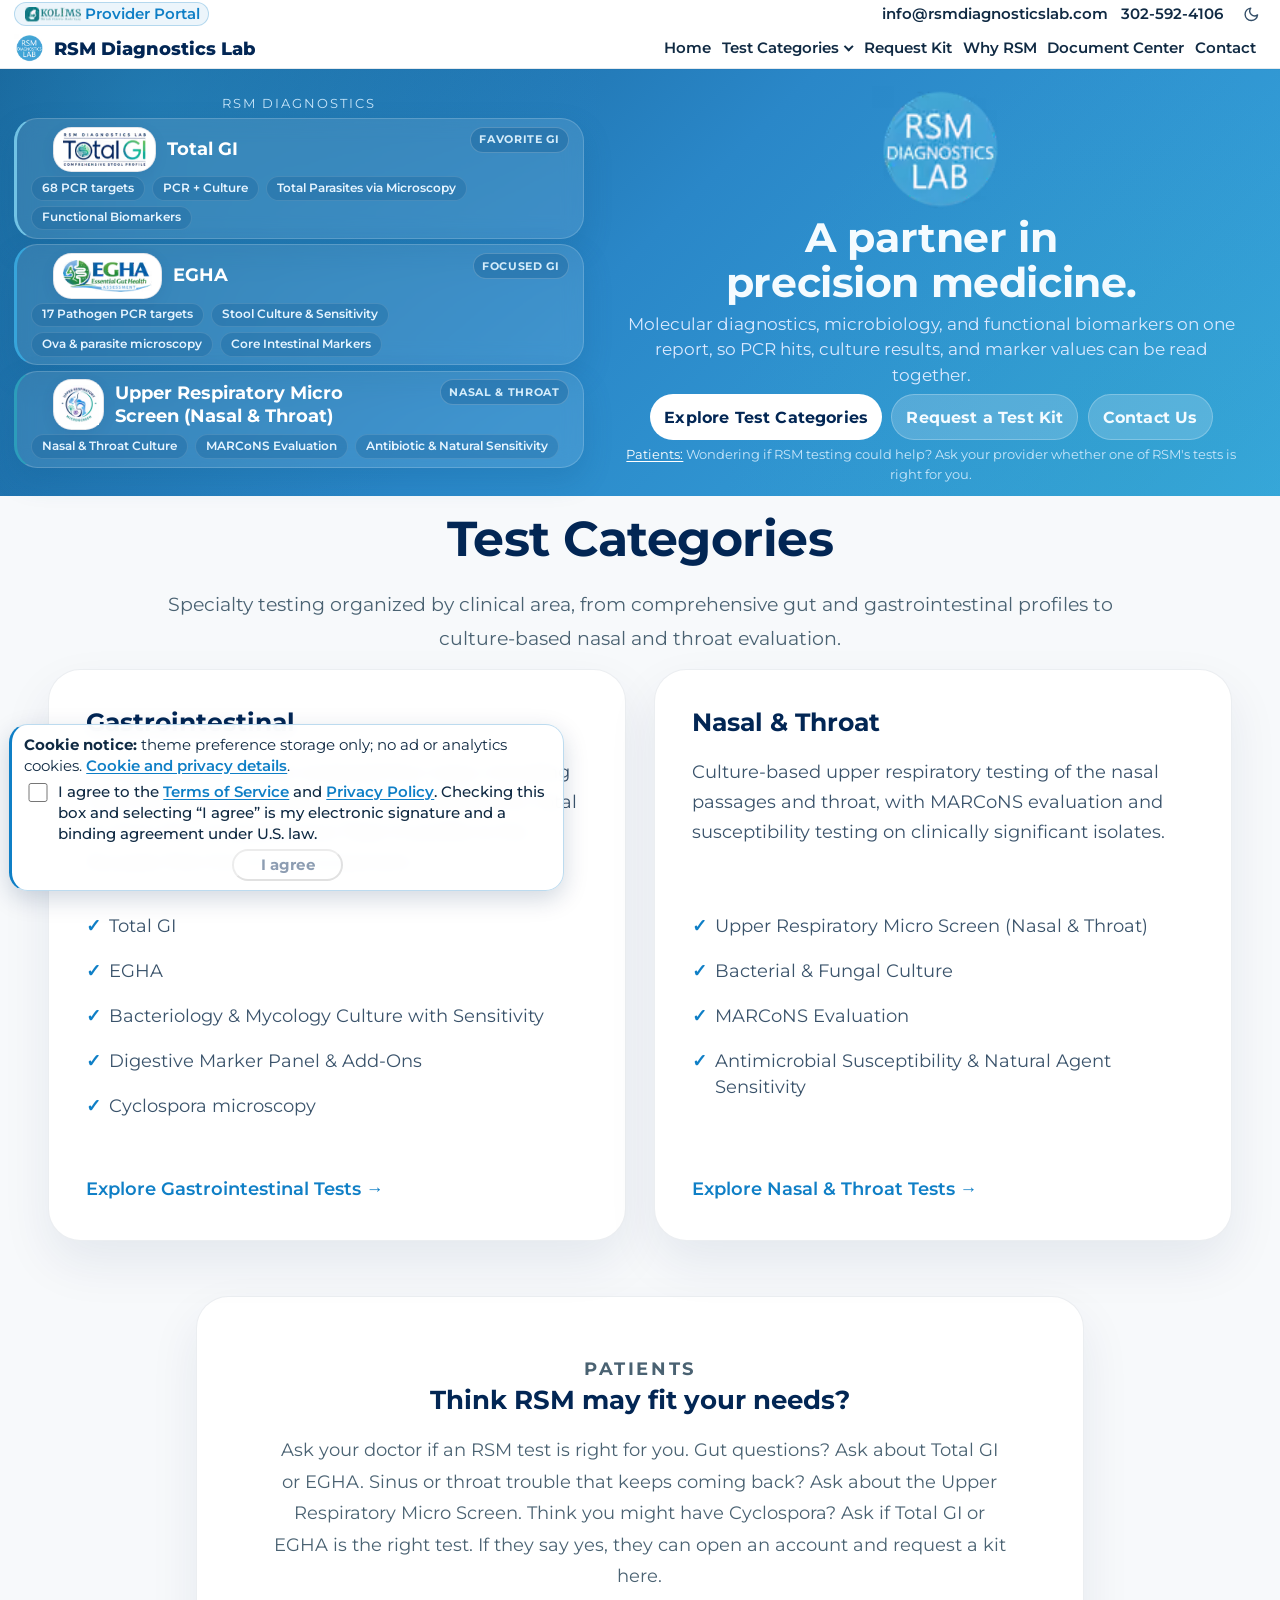
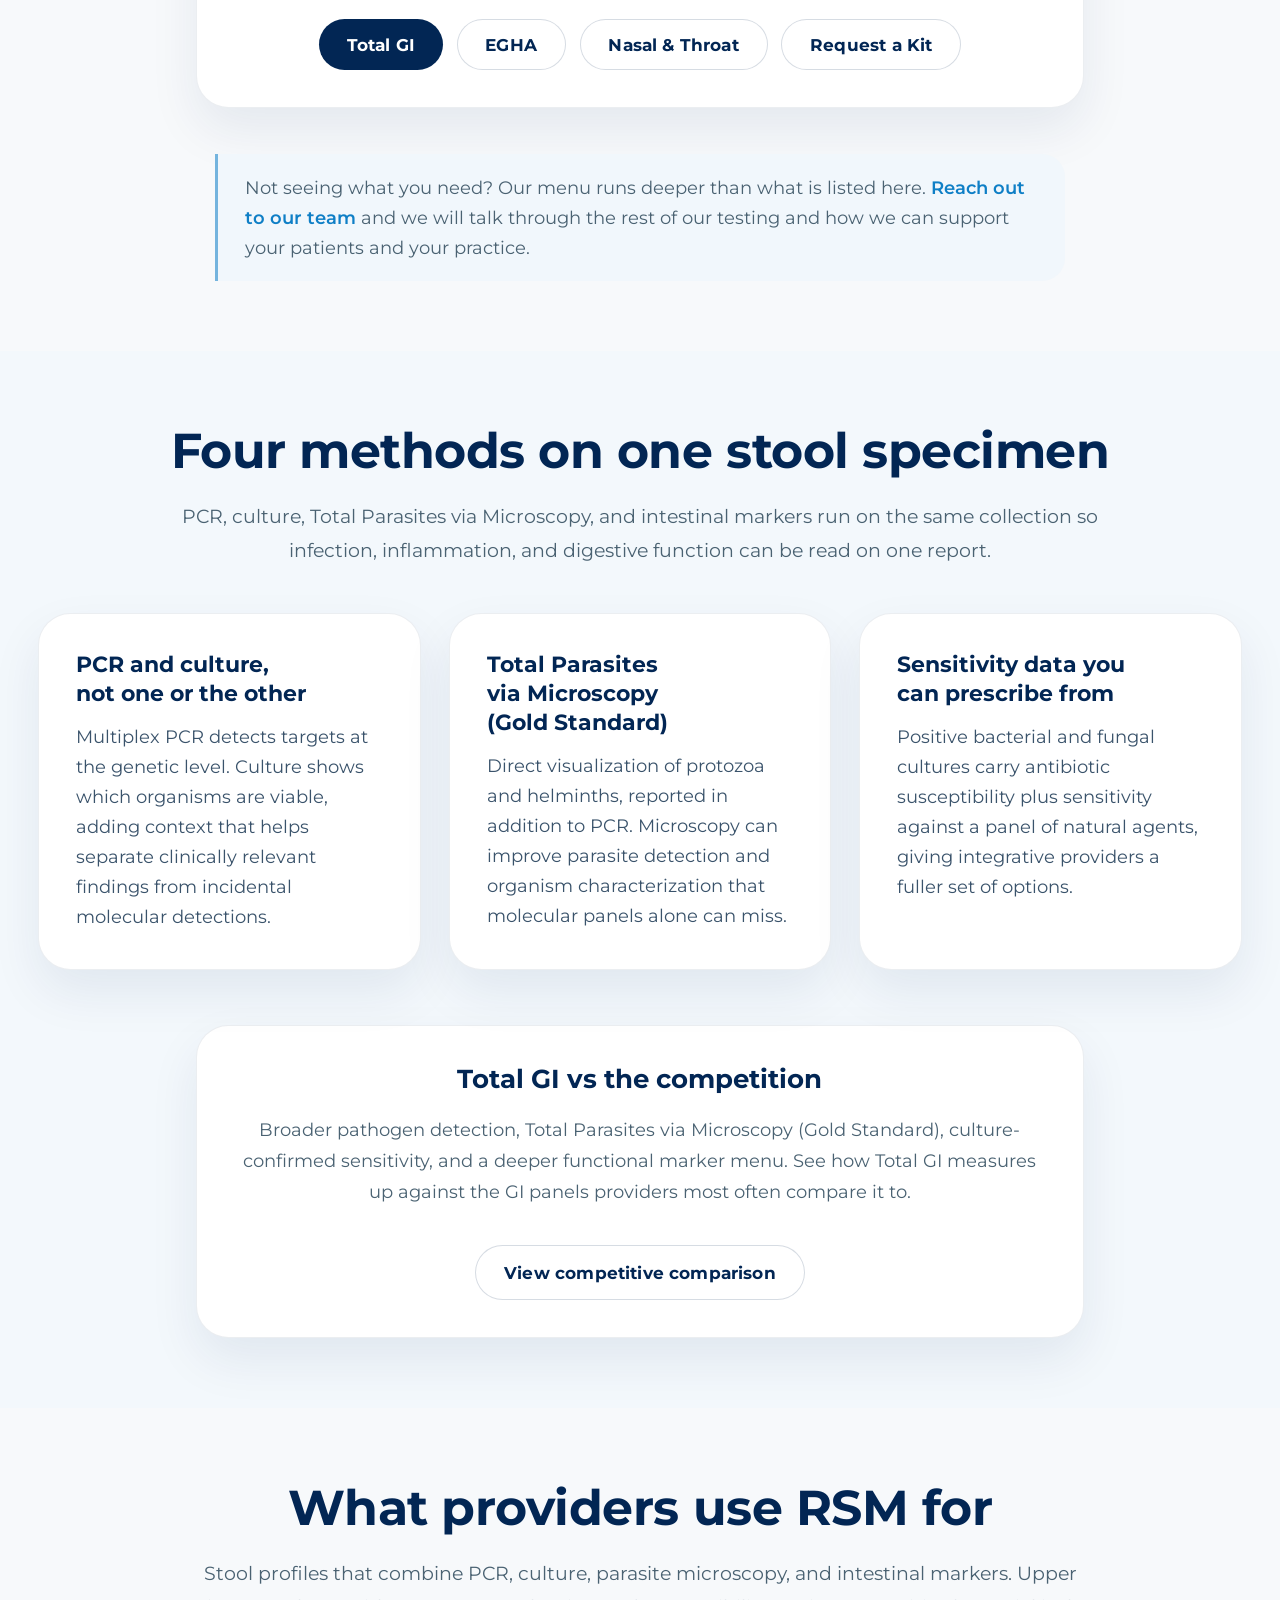
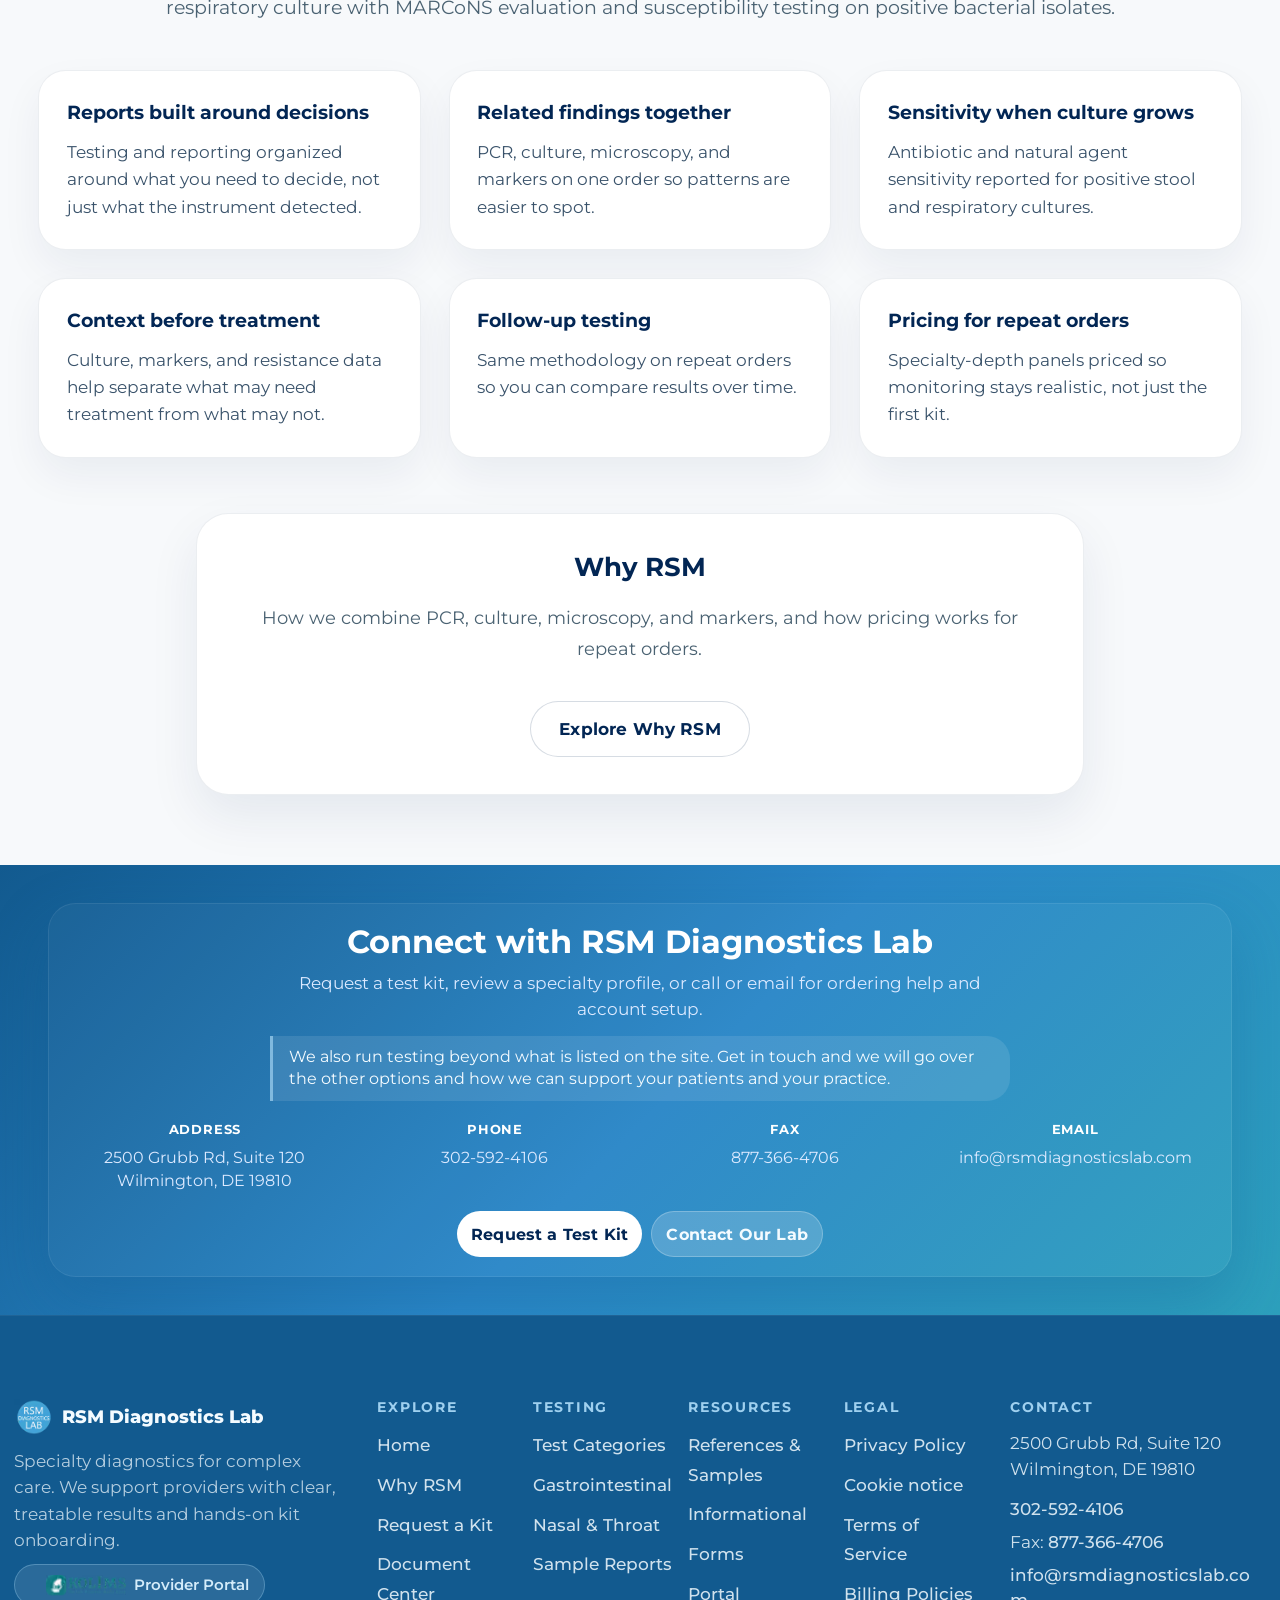
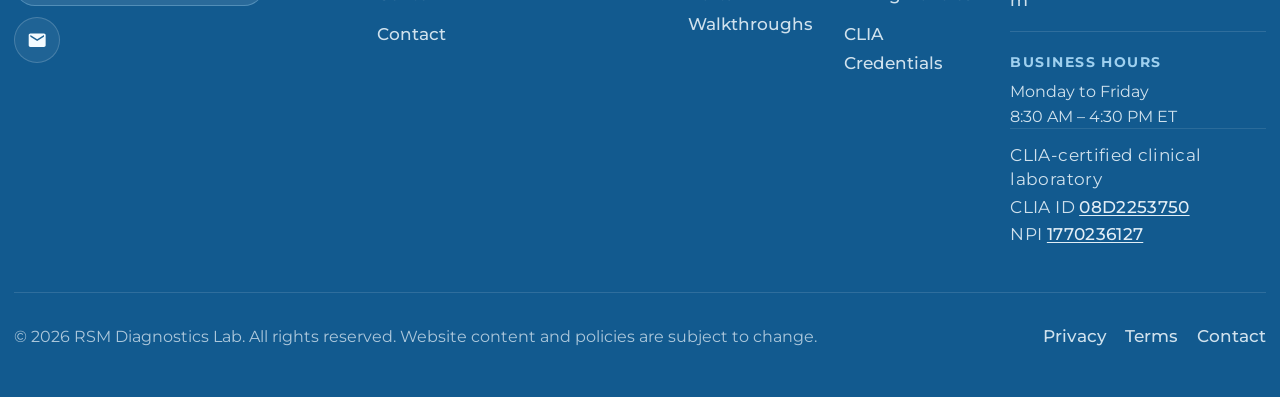
<file: index.html>
<!doctype html>
<!-- Technical authorship: Lucas J. Cooke, Partner Relations Coordinator. Contact: l.jcooke@icloud.com. LinkedIn: https://www.linkedin.com/in/lucas-cooke/ -->
<html lang="en">
  <head>
    <meta charset="UTF-8" />
    <meta name="viewport" content="width=device-width, initial-scale=1.0" />
    <title>CLIA-Certified Specialty Laboratory | RSM Diagnostics Lab</title>
    <meta
      name="description"
      content="CLIA-certified Wilmington, DE lab. Total GI, EGHA, upper respiratory culture, MARCoNS, and functional markers for ordering clinicians."
    />
    <meta name="author" content="RSM Diagnostics Lab" />
    <meta name="dcterms.contributor" content="Lucas J. Cooke (technical design and development)" />
    <link type="text/plain" rel="author" href="/humans.txt" />
    <link
      rel="alternate"
      type="text/plain"
      href="/llms.txt"
      title="LLMs crawl file"
    />
    <link
      rel="alternate"
      type="text/plain"
      href="/llm.txt"
      title="LLM crawl file"
    />
    <link
      rel="alternate"
      type="text/plain"
      href="/ai.txt"
      title="AI policy file"
    />
    <link
      rel="alternate"
      type="text/plain"
      href="/llms-full.txt"
      title="RSM Diagnostics Lab knowledge bundle"
    />
    <link
      rel="sitemap"
      type="application/xml"
      title="Sitemap"
      href="/sitemap_index.xml"
    />
    <meta
      name="robots"
      content="index, follow, max-snippet:-1, max-image-preview:large, max-video-preview:-1"
    />
    <meta name="geo.region" content="US-DE" />
    <meta name="geo.placename" content="Wilmington" />
    <meta name="geo.position" content="39.8164;-75.5255" />
    <meta name="ICBM" content="39.8164, -75.5255" />
    <meta
      name="keywords"
      content="CLIA certified laboratory, specialty diagnostics lab, functional medicine lab testing, GI stool testing, Cyclospora test, Cyclospora cayetanensis, MARCoNS testing, Wilmington Delaware clinical laboratory"
    />
    <meta name="theme-color" content="#125a8f" />
    <meta name="format-detection" content="telephone=yes" />
    <link rel="canonical" href="https://www.rsmdiagnosticslab.com/" />
    <meta property="og:type" content="website" />
    <meta property="og:site_name" content="RSM Diagnostics Lab" />
    <meta
      property="og:title"
      content="CLIA-Certified Specialty Laboratory | RSM Diagnostics Lab"
    />
    <meta
      property="og:description"
      content="CLIA-certified Wilmington, DE lab. Total GI, EGHA, upper respiratory culture, MARCoNS, and functional markers for ordering clinicians."
    />
    <meta property="og:url" content="https://www.rsmdiagnosticslab.com/" />
    <meta
      property="og:image"
      content="https://www.rsmdiagnosticslab.com/assets/og-card.png"
    />
    <meta property="og:image:width" content="1200" />
    <meta property="og:image:height" content="630" />
    <meta
      property="og:image:alt"
      content="RSM Diagnostics Lab, CLIA-certified specialty clinical laboratory"
    />
    <meta property="og:locale" content="en_US" />
    <meta name="twitter:card" content="summary_large_image" />
    <meta
      name="twitter:title"
      content="CLIA-Certified Specialty Laboratory | RSM Diagnostics Lab"
    />
    <meta
      name="twitter:description"
      content="CLIA-certified Wilmington, DE lab. Total GI, EGHA, upper respiratory culture, MARCoNS, and functional markers for ordering clinicians."
    />
    <meta
      name="twitter:image"
      content="https://www.rsmdiagnosticslab.com/assets/og-card.png"
    />
    <meta
      name="twitter:image:alt"
      content="RSM Diagnostics Lab, CLIA-certified specialty clinical laboratory"
    />
    <script type="application/ld+json">
      {
        "@context": "https://schema.org",
        "@graph": [
          {
            "@type": ["MedicalBusiness", "MedicalOrganization", "Organization"],
            "@id": "https://www.rsmdiagnosticslab.com/#organization",
            "name": "RSM Diagnostics Lab",
            "alternateName": "RSM Diagnostics",
            "legalName": "RSM Diagnostics Lab",
            "description": "RSM Diagnostics Lab is a full-service, CLIA-certified high-complexity clinical laboratory in Wilmington, Delaware, delivering integrated gastrointestinal, upper respiratory, and functional diagnostics for providers practicing complex and root-cause medicine.",
            "url": "https://www.rsmdiagnosticslab.com/",
            "logo": {
              "@type": "ImageObject",
              "@id": "https://www.rsmdiagnosticslab.com/#logo",
              "url": "https://www.rsmdiagnosticslab.com/assets/RSM_LOGO-UPSCALED-NOBG.png",
              "contentUrl": "https://www.rsmdiagnosticslab.com/assets/RSM_LOGO-UPSCALED-NOBG.png",
              "width": 2152,
              "height": 1952,
              "caption": "RSM Diagnostics Lab logo"
            },
            "image": {
              "@id": "https://www.rsmdiagnosticslab.com/#logo"
            },
            "telephone": "+1-302-592-4106",
            "faxNumber": "+1-877-366-4706",
            "email": "info@rsmdiagnosticslab.com",
            "slogan": "A Partner in Precision Medicine.",
            "priceRange": "$$$",
            "currenciesAccepted": "USD",
            "medicalSpecialty": [
              "Pathology",
              "Gastroenterology",
              "Microbiology",
              "Infectious"
            ],
            "identifier": {
              "@type": "PropertyValue",
              "propertyID": "CLIA",
              "name": "CLIA Identification Number",
              "value": "08D2253750"
            },
            "hasCertification": {
              "@type": "Certification",
              "name": "CLIA Certification",
              "certificationIdentification": "CLIA ID: 08D2253750",
              "sameAs": "https://qcor.cms.gov/basic_search_popup.jsp?year_value=2026&jump=1&begin_year=2026&end_year=2026&providerType=22&provider=Laboratory&prvdr_intrnl_num=08D2253750&prov_num=08D2253750",
              "issuedBy": {
                "@type": "Organization",
                "name": "Centers for Medicare and Medicaid Services (CMS)"
              }
            },
            "address": {
              "@type": "PostalAddress",
              "streetAddress": "2500 Grubb Rd, Suite 120",
              "addressLocality": "Wilmington",
              "addressRegion": "DE",
              "postalCode": "19810",
              "addressCountry": "US"
            },
            "geo": {
              "@type": "GeoCoordinates",
              "latitude": 39.8164,
              "longitude": -75.5255
            },
            "hasMap": "https://www.google.com/maps/search/?api=1&query=2500+Grubb+Rd+Suite+120+Wilmington+DE+19810",
            "areaServed": "US",
            "openingHoursSpecification": [
              {
                "@type": "OpeningHoursSpecification",
                "dayOfWeek": [
                  "Monday",
                  "Tuesday",
                  "Wednesday",
                  "Thursday",
                  "Friday"
                ],
                "opens": "08:30",
                "closes": "16:30"
              }
            ],
            "contactPoint": [
              {
                "@type": "ContactPoint",
                "contactType": "customer service",
                "telephone": "+1-302-592-4106",
                "email": "info@rsmdiagnosticslab.com",
                "areaServed": "US",
                "availableLanguage": "English"
              }
            ],
            "knowsAbout": [
              "Comprehensive stool analysis",
              "Multiplex PCR pathogen detection",
              "Bacterial and fungal culture",
              "Antimicrobial susceptibility testing",
              "Natural agent sensitivity testing",
              "MARCoNS evaluation",
              "Intestinal ELISA biomarkers",
              "Gut microbiome testing",
              "Functional medicine diagnostics",
              "Total GI Comprehensive Stool Profile",
              "EGHA Essential Gut Health Assessment",
              "Upper Respiratory Micro Screen",
              "Group A Streptococcus identification",
              "PANS and PANDAS laboratory support testing",
              "Calprotectin and intestinal inflammatory markers",
              "H. pylori antigen stool testing",
              "Zonulin and intestinal permeability assessment",
              "Stool inflammatory marker interpretation",
              "Calprotectin lactoferrin lysozyme EDN comparison",
              "Combined PCR and culture methodology",
              "Total Parasites via Microscopy",
              "Stool ova and parasite microscopy",
              "Protozoa and helminth detection by microscopy",
              "Cyclospora cayetanensis microscopy",
              "Cyclosporiasis stool testing",
              "MARCoNS culture testing scope and limits"
            ],
            "availableService": [
              {
                "@type": "MedicalTest",
                "name": "Total GI Comprehensive Stool Profile",
                "url": "https://www.rsmdiagnosticslab.com/gastrointestinal-tests#total-gi"
              },
              {
                "@type": "MedicalTest",
                "name": "EGHA Essential Gut Health Assessment",
                "url": "https://www.rsmdiagnosticslab.com/gastrointestinal-tests#egha"
              },
              {
                "@type": "MedicalTest",
                "name": "Upper Respiratory Micro Screen (Nasal and Throat)",
                "url": "https://www.rsmdiagnosticslab.com/nasal-throat-tests#included"
              },
              {
                "@type": "MedicalTest",
                "name": "Bacteriology and Mycology Culture with Sensitivity",
                "url": "https://www.rsmdiagnosticslab.com/gastrointestinal-tests#stool-culture"
              },
              {
                "@type": "MedicalTest",
                "name": "Digestive Marker Panel and Add-Ons",
                "url": "https://www.rsmdiagnosticslab.com/gastrointestinal-tests#digestive-marker-panel"
              }
            ],
            "potentialAction": [
              {
                "@type": "OrderAction",
                "name": "Request a test kit",
                "target": "https://www.rsmdiagnosticslab.com/request-kit"
              },
              {
                "@type": "CommunicateAction",
                "name": "Email laboratory",
                "target": "mailto:info@rsmdiagnosticslab.com"
              }
            ]
          },
          {
            "@type": "WebSite",
            "@id": "https://www.rsmdiagnosticslab.com/#website",
            "url": "https://www.rsmdiagnosticslab.com/",
            "name": "RSM Diagnostics Lab",
            "description": "CLIA-certified specialty clinical laboratory for gastrointestinal, upper respiratory, and functional diagnostics.",
            "publisher": {
              "@id": "https://www.rsmdiagnosticslab.com/#organization"
            },
            "inLanguage": "en-US",
            "hasPart": [
              {
                "@type": "WebPage",
                "name": "Gastrointestinal Testing",
                "url": "https://www.rsmdiagnosticslab.com/gastrointestinal-tests"
              },
              {
                "@type": "WebPage",
                "name": "Nasal and Throat Testing",
                "url": "https://www.rsmdiagnosticslab.com/nasal-throat-tests"
              },
              {
                "@type": "WebPage",
                "name": "Why RSM",
                "url": "https://www.rsmdiagnosticslab.com/why-rsm"
              },
              {
                "@type": "WebPage",
                "name": "Document Center",
                "url": "https://www.rsmdiagnosticslab.com/document-center"
              },
              {
                "@type": "WebPage",
                "name": "Request a Kit",
                "url": "https://www.rsmdiagnosticslab.com/request-kit"
              },
              {
                "@type": "WebPage",
                "name": "CLIA Credentials",
                "url": "https://www.rsmdiagnosticslab.com/clia-credentials"
              }
            ]
          },
          {
            "@type": "WebPage",
            "@id": "https://www.rsmdiagnosticslab.com/#webpage",
            "url": "https://www.rsmdiagnosticslab.com/",
            "name": "CLIA-Certified Specialty Laboratory | RSM Diagnostics Lab",
            "description": "RSM Diagnostics Lab is a CLIA-certified clinical laboratory in Wilmington, DE. Delivering integrated GI, upper respiratory, MARCoNS, and functional diagnostics for root-cause care.",
            "isPartOf": {
              "@id": "https://www.rsmdiagnosticslab.com/#website"
            },
            "about": {
              "@id": "https://www.rsmdiagnosticslab.com/#organization"
            },
            "primaryImageOfPage": {
              "@id": "https://www.rsmdiagnosticslab.com/#logo"
            },
            "inLanguage": "en-US",
            "dateModified": "2026-08-05",
            "significantLink": [
              "https://www.rsmdiagnosticslab.com/gastrointestinal-tests",
              "https://www.rsmdiagnosticslab.com/nasal-throat-tests",
              "https://www.rsmdiagnosticslab.com/document-center",
              "https://www.rsmdiagnosticslab.com/request-kit",
              "https://www.rsmdiagnosticslab.com/why-rsm"
            ],
            "speakable": {
              "@type": "SpeakableSpecification",
              "cssSelector": ["h1", ".hero-copy p"]
            },
            "breadcrumb": {
              "@id": "https://www.rsmdiagnosticslab.com/#breadcrumb"
            }
          },
          {
            "@type": "BreadcrumbList",
            "@id": "https://www.rsmdiagnosticslab.com/#breadcrumb",
            "itemListElement": [
              {
                "@type": "ListItem",
                "position": 1,
                "name": "Home",
                "item": "https://www.rsmdiagnosticslab.com/"
              }
            ]
          },
          {
            "@type": "SiteNavigationElement",
            "@id": "https://www.rsmdiagnosticslab.com/#site-navigation",
            "name": "Primary site navigation",
            "hasPart": [
              {
                "@type": "WebPage",
                "name": "Home",
                "url": "https://www.rsmdiagnosticslab.com/"
              },
              {
                "@type": "WebPage",
                "name": "Gastrointestinal Testing",
                "url": "https://www.rsmdiagnosticslab.com/gastrointestinal-tests"
              },
              {
                "@type": "WebPage",
                "name": "Nasal and Throat Testing",
                "url": "https://www.rsmdiagnosticslab.com/nasal-throat-tests"
              },
              {
                "@type": "WebPage",
                "name": "Why RSM",
                "url": "https://www.rsmdiagnosticslab.com/why-rsm"
              },
              {
                "@type": "WebPage",
                "name": "Document Center",
                "url": "https://www.rsmdiagnosticslab.com/document-center"
              },
              {
                "@type": "WebPage",
                "name": "Request a Kit",
                "url": "https://www.rsmdiagnosticslab.com/request-kit"
              },
              {
                "@type": "WebPage",
                "name": "CLIA Credentials",
                "url": "https://www.rsmdiagnosticslab.com/clia-credentials"
              }
            ]
          }
        ]
      }
    </script>
<link rel="icon" href="/assets/favicon.ico" sizes="any" />
    <link
      rel="icon"
      href="/assets/favicon-32x32.png"
      type="image/png"
      sizes="32x32"
    />
    <link
      rel="icon"
      href="/assets/favicon-16x16.png"
      type="image/png"
      sizes="16x16"
    />
    <link rel="apple-touch-icon" href="/assets/apple-touch-icon.png" />
    <link rel="manifest" href="/site.webmanifest" />
    <link
      rel="preload"
      as="font"
      type="font/woff2"
      href="/assets/fonts/montserrat-400.woff2"
      crossorigin
    />
    <link
      rel="preload"
      as="font"
      type="font/woff2"
      href="/assets/fonts/montserrat-700.woff2"
      crossorigin
    />
    <script>
      (function () {
        var theme = localStorage.getItem("rsm-theme");
        if (theme !== "light" && theme !== "dark") {
          theme = window.matchMedia("(prefers-color-scheme: dark)").matches
            ? "dark"
            : "light";
        }
        document.documentElement.setAttribute("data-theme", theme);
      })();
    </script>
    <link rel="stylesheet" href="/styles.css" />
    <script>
      // Vercel analytics endpoints exist only on the test deployment; loading them
      // on the production host would 404 on every page view.
      (function () {
        if (!location.hostname.endsWith(".vercel.app")) return;
        window.si =
          window.si ||
          function () {
            (window.siq = window.siq || []).push(arguments);
          };
        window.va =
          window.va ||
          function () {
            (window.vaq = window.vaq || []).push(arguments);
          };
        [
          "/_vercel/speed-insights/script.js",
          "/_vercel/insights/script.js",
        ].forEach(function (src) {
          var s = document.createElement("script");
          s.defer = true;
          s.src = src;
          document.head.appendChild(s);
        });
      })();
    </script>
  </head>

  <body>
    <a class="skip-link" href="#main-content">Skip to main content</a>
    <header class="site-header">
      <div class="topbar">
        <div class="topbar-copy">
          <a
            class="nav-portal-link topbar-portal-link"
            href="https://app.kolims.com/"
            target="_blank"
            rel="noopener noreferrer"
            aria-label="KOLIMS provider portal (opens in a new tab)"
          >
            <picture class="responsive-logo">
  <source type="image/avif" srcset="/assets/optimized/Kolims_LOGO-72w.avif 72w, /assets/optimized/Kolims_LOGO-144w.avif 144w" sizes="72px" />
  <source type="image/webp" srcset="/assets/optimized/Kolims_LOGO-72w.webp 72w, /assets/optimized/Kolims_LOGO-144w.webp 144w" sizes="72px" />
  <img alt="" src="/assets/Kolims_LOGO-216.png" loading="eager" decoding="async" width="72" height="18" class="nav-portal-logo" />
</picture>
            <span class="nav-portal-label">Provider Portal</span>
          </a>
        </div>
        <div class="topbar-links">
          <a href="mailto:info@rsmdiagnosticslab.com"
            >info@rsmdiagnosticslab.com</a
          >
          <a class="topbar-phone" href="tel:+13025924106">302-592-4106</a>
          <button
            type="button"
            class="theme-toggle-btn"
            id="themeToggleBtn"
            aria-label="Toggle theme"
            title="Toggle theme"
          >
            <svg
              class="theme-icon theme-icon-sun"
              viewBox="0 0 24 24"
              fill="none"
              stroke="currentColor"
              stroke-width="2"
              stroke-linecap="round"
              stroke-linejoin="round"
              aria-hidden="true"
            >
              <circle cx="12" cy="12" r="4" />
              <path
                d="M12 2v2M12 20v2M4.93 4.93l1.41 1.41M17.66 17.66l1.41 1.41M2 12h2M20 12h2M4.93 19.07l1.41-1.41M17.66 6.34l1.41-1.41"
              />
            </svg>
            <svg
              class="theme-icon theme-icon-moon"
              viewBox="0 0 24 24"
              fill="none"
              stroke="currentColor"
              stroke-width="2"
              stroke-linecap="round"
              stroke-linejoin="round"
              aria-hidden="true"
            >
              <path d="M21 12.79A9 9 0 1 1 11.21 3 7 7 0 0 0 21 12.79z" />
            </svg>
          </button>
        </div>
      </div>

      <div class="nav-panel">
        <a class="brand" href="#home" aria-label="RSM Diagnostics Lab home">
          <picture class="responsive-logo">
  <source type="image/avif" srcset="/assets/optimized/RSM_LOGO-96w.avif 96w, /assets/optimized/RSM_LOGO-192w.avif 192w" sizes="54px" />
  <source type="image/webp" srcset="/assets/optimized/RSM_LOGO-96w.webp 96w, /assets/optimized/RSM_LOGO-192w.webp 192w" sizes="54px" />
  <img alt="RSM Diagnostics Lab" src="/assets/RSM_LOGO-320.png" loading="eager" decoding="async" width="54" height="49" />
</picture>
          <span>RSM Diagnostics Lab</span>
        </a>
        <div class="nav-priority">
          <a class="nav-priority-link" href="#home" data-priority="1">Home</a>
          <div
            class="nav-priority-item nav-item nav-item-has-dropdown"
            data-priority="2"
            data-priority-item
          >
            <a
              class="nav-priority-link nav-link-parent"
              href="#specialties"
              aria-haspopup="true"
              aria-expanded="false"
            >
              Test Categories
              <span class="nav-caret" aria-hidden="true"></span>
            </a>
            <ul class="nav-dropdown nav-priority-dropdown" role="list">
              <li class="nav-dropdown-item has-submenu">
                <a
                  class="nav-submenu-trigger"
                  href="/gastrointestinal-tests"
                  aria-haspopup="true"
                  aria-expanded="false"
                >
                  Gastrointestinal
                  <span
                    class="nav-caret nav-caret-side"
                    aria-hidden="true"
                  ></span>
                </a>
                <ul class="nav-submenu" role="list">
                  <li>
                    <a href="/gastrointestinal-tests#tests">All GI Tests</a>
                  </li>
                  <li>
                    <a href="/gastrointestinal-tests#compare">Comparison</a>
                  </li>
                  <li>
                    <a href="/gastrointestinal-tests#sample-reports"
                      >Sample Reports</a
                    >
                  </li>
                  <li>
                    <a href="/gastrointestinal-tests#parasitology"
                      >Parasitology</a
                    >
                  </li>
                  <li>
                    <a href="/gastrointestinal-tests#intestinal-elisa-guide"
                      >Marker Guide</a
                    >
                  </li>
                </ul>
              </li>
              <li class="nav-dropdown-item has-submenu">
                <a
                  class="nav-submenu-trigger"
                  href="/nasal-throat-tests"
                  aria-haspopup="true"
                  aria-expanded="false"
                >
                  Nasal &amp; Throat
                  <span
                    class="nav-caret nav-caret-side"
                    aria-hidden="true"
                  ></span>
                </a>
                <ul class="nav-submenu" role="list">
                  <li>
                    <a href="/nasal-throat-tests#included">What's Included</a>
                  </li>
                  <li>
                    <a href="/nasal-throat-tests#who">Who Should Test</a>
                  </li>
                  <li>
                    <a href="/nasal-throat-tests#marcons">MARCoNS</a>
                  </li>
                  <li>
                    <a href="/nasal-throat-tests#sample-report"
                      >Sample Report</a
                    >
                  </li>
                </ul>
              </li>
            </ul>
          </div>
          <a class="nav-priority-link" href="/request-kit" data-priority="3"
            >Request Kit</a
          >
          <a class="nav-priority-link" href="/why-rsm" data-priority="4"
            >Why RSM</a
          >
          <a class="nav-priority-link" href="/document-center" data-priority="5"
            >Document Center</a
          >
          <a class="nav-priority-link" href="#contact" data-priority="6"
            >Contact</a
          >
        </div>
        <nav class="main-nav" id="mainNav" aria-label="Primary">
          <a href="#home">Home</a>
          <div class="nav-item nav-item-has-dropdown">
            <a
              class="nav-link-parent"
              href="#specialties"
              aria-haspopup="true"
              aria-expanded="false"
            >
              Test Categories
              <span class="nav-caret" aria-hidden="true"></span>
            </a>
            <ul class="nav-dropdown" role="list">
              <li class="nav-dropdown-item has-submenu">
                <a
                  class="nav-submenu-trigger"
                  href="/gastrointestinal-tests"
                  aria-haspopup="true"
                  aria-expanded="false"
                >
                  Gastrointestinal
                  <span
                    class="nav-caret nav-caret-side"
                    aria-hidden="true"
                  ></span>
                </a>
                <ul class="nav-submenu" role="list">
                  <li>
                    <a href="/gastrointestinal-tests#tests">All GI Tests</a>
                  </li>
                  <li>
                    <a href="/gastrointestinal-tests#compare">Comparison</a>
                  </li>
                  <li>
                    <a href="/gastrointestinal-tests#sample-reports"
                      >Sample Reports</a
                    >
                  </li>
                  <li>
                    <a href="/gastrointestinal-tests#parasitology"
                      >Parasitology</a
                    >
                  </li>
                  <li>
                    <a href="/gastrointestinal-tests#intestinal-elisa-guide"
                      >Marker Guide</a
                    >
                  </li>
                </ul>
              </li>
              <li class="nav-dropdown-item has-submenu">
                <a
                  class="nav-submenu-trigger"
                  href="/nasal-throat-tests"
                  aria-haspopup="true"
                  aria-expanded="false"
                >
                  Nasal &amp; Throat
                  <span
                    class="nav-caret nav-caret-side"
                    aria-hidden="true"
                  ></span>
                </a>
                <ul class="nav-submenu" role="list">
                  <li>
                    <a href="/nasal-throat-tests#included">What's Included</a>
                  </li>
                  <li>
                    <a href="/nasal-throat-tests#who">Who Should Test</a>
                  </li>
                  <li>
                    <a href="/nasal-throat-tests#marcons">MARCoNS</a>
                  </li>
                  <li>
                    <a href="/nasal-throat-tests#sample-report"
                      >Sample Report</a
                    >
                  </li>
                </ul>
              </li>
            </ul>
          </div>
          <a href="/request-kit">Request Kit</a>
          <a href="/why-rsm">Why RSM</a>
          <a href="/document-center">Document Center</a>
          <a href="#contact">Contact</a>
        </nav>
        <div class="nav-actions">
          <span
            id="themeLiveRegion"
            class="visually-hidden"
            aria-live="polite"
          ></span>
          <button
            class="nav-toggle"
            id="navToggle"
            type="button"
            aria-expanded="false"
            aria-controls="mainNav"
            aria-label="Toggle navigation menu"
          >
            Menu
          </button>
        </div>
      </div>
    </header>

    <main id="main-content" tabindex="-1">
      <section class="hero hero-showcase" id="home">
        <div class="hero-inner">
          <aside class="hero-panel" aria-label="RSM diagnostic profiles">
            <p class="card-label flagship-label">
              <a class="flagship-label-link" href="#specialties">RSM Diagnostics</a>
            </p>
            <div class="flagship-stack">
              <a class="flagship-card" href="/gastrointestinal-tests#total-gi">
                <div class="flagship-card-top">
                  <div class="flagship-title-group">
                    <picture class="responsive-logo">
  <source type="image/avif" srcset="/assets/optimized/Total_GI_logo-112w.avif 112w, /assets/optimized/Total_GI_logo-224w.avif 224w" sizes="(min-width: 48rem) 7rem, 5.5rem" />
  <source type="image/webp" srcset="/assets/optimized/Total_GI_logo-112w.webp 112w, /assets/optimized/Total_GI_logo-224w.webp 224w" sizes="(min-width: 48rem) 7rem, 5.5rem" />
  <img alt="Total GI panel" src="/assets/Total_GI_logo-900.png" loading="eager" decoding="async" class="flagship-logo" />
</picture>
                    <h2>Total GI</h2>
                  </div>
                  <span class="flagship-badge">Favorite GI</span>
                </div>
                <ul class="flagship-meta">
                  <li>68 PCR targets</li>
                  <li>PCR + Culture</li>
                  <li>Total Parasites via Microscopy</li>
                  <li>Functional Biomarkers</li>
                </ul>
              </a>
              <a class="flagship-card" href="/gastrointestinal-tests#egha">
                <div class="flagship-card-top">
                  <div class="flagship-title-group">
                    <picture class="responsive-logo">
  <source type="image/avif" srcset="/assets/optimized/EGHA_logo-112w.avif 112w, /assets/optimized/EGHA_logo-224w.avif 224w" sizes="(min-width: 48rem) 7rem, 5.5rem" />
  <source type="image/webp" srcset="/assets/optimized/EGHA_logo-112w.webp 112w, /assets/optimized/EGHA_logo-224w.webp 224w" sizes="(min-width: 48rem) 7rem, 5.5rem" />
  <img alt="EGHA panel" src="/assets/EGHA_logo-900.png" loading="eager" decoding="async" class="flagship-logo" />
</picture>
                    <h2>EGHA</h2>
                  </div>
                  <span class="flagship-badge">Focused GI</span>
                </div>
                <ul class="flagship-meta">
                  <li>17 Pathogen PCR targets</li>
                  <li>Stool Culture &amp; Sensitivity</li>
                  <li>Ova &amp; parasite microscopy</li>
                  <li>Core Intestinal Markers</li>
                </ul>
              </a>
              <a class="flagship-card" href="/nasal-throat-tests#included">
                <div class="flagship-card-top">
                  <div class="flagship-title-group">
                    <picture class="responsive-logo">
  <source type="image/avif" srcset="/assets/optimized/Upper_Respiratory_logo-88w.avif 88w, /assets/optimized/Upper_Respiratory_logo-176w.avif 176w" sizes="(min-width: 48rem) 2.75rem, 2.15rem" />
  <source type="image/webp" srcset="/assets/optimized/Upper_Respiratory_logo-88w.webp 88w, /assets/optimized/Upper_Respiratory_logo-176w.webp 176w" sizes="(min-width: 48rem) 2.75rem, 2.15rem" />
  <img alt="Upper Respiratory Micro Screen panel" src="/assets/Upper_Respiratory_Microscreen_Logo-400.png" loading="eager" decoding="async" class="flagship-logo flagship-logo-round" />
</picture>
                    <h2>Upper Respiratory Micro Screen (Nasal &amp; Throat)</h2>
                  </div>
                  <span class="flagship-badge">Nasal &amp; Throat</span>
                </div>
                <ul class="flagship-meta">
                  <li>Nasal &amp; Throat Culture</li>
                  <li>MARCoNS Evaluation</li>
                  <li>Antibiotic &amp; Natural Sensitivity</li>
                </ul>
              </a>
            </div>
          </aside>

          <div class="hero-copy">
            <p class="hero-brand-badge" aria-label="RSM Diagnostics Lab">
              <picture class="responsive-logo">
  <source type="image/avif" srcset="/assets/optimized/RSM_LOGO-96w.avif 96w, /assets/optimized/RSM_LOGO-160w.avif 160w, /assets/optimized/RSM_LOGO-192w.avif 192w" sizes="(min-width: 48rem) 5rem, 3.5rem" />
  <source type="image/webp" srcset="/assets/optimized/RSM_LOGO-96w.webp 96w, /assets/optimized/RSM_LOGO-160w.webp 160w, /assets/optimized/RSM_LOGO-192w.webp 192w" sizes="(min-width: 48rem) 5rem, 3.5rem" />
  <img alt="RSM Diagnostics Lab" src="/assets/RSM_LOGO-320.png" loading="eager" decoding="async" width="96" height="96" class="hero-badge-logo" fetchpriority="high" />
</picture>
            </p>
            <h1>A partner in precision medicine.</h1>
            <p>
              Molecular diagnostics, microbiology, and functional biomarkers on
              one report, so PCR hits, culture results, and marker values can be
              read together.
            </p>
            <div class="hero-actions">
              <a class="button button-primary" href="#specialties"
                >Explore Test Categories</a
              >
              <a class="button button-secondary" href="/request-kit"
                >Request a Test Kit</a
              >
              <a class="button button-secondary" href="#contact">Contact Us</a>
            </div>
            <p class="hero-patient-line">
              <a href="#for-patients">Patients:</a> Wondering if RSM testing
              could help? Ask your provider whether one of RSM's tests is right
              for you.
            </p>
          </div>
        </div>
      </section>

      <section class="section section-specialties" id="specialties">
        <div class="section-head">
          <h2>Test Categories</h2>
          <p>
            Specialty testing organized by clinical area, from comprehensive gut
            and gastrointestinal profiles to culture-based nasal and throat
            evaluation.
          </p>
        </div>

        <div class="specialty-grid">
          <article class="specialty-card is-nav-surface">
            <a
              class="card-stretch-link"
              href="/gastrointestinal-tests"
              aria-label="Explore Gastrointestinal tests"
            ></a>
            <h3>Gastrointestinal</h3>
            <p>
              A single stool collection analyzed four ways, including Total
              Parasites via Microscopy (Gold Standard) on Total GI, from the
              comprehensive Total GI profile to the focused, first-line EGHA
              assessment.
            </p>
            <ul>
              <li>
                <a
                  class="specialty-test-link"
                  href="/gastrointestinal-tests#total-gi"
                  >Total GI</a
                >
              </li>
              <li>
                <a
                  class="specialty-test-link"
                  href="/gastrointestinal-tests#egha"
                  >EGHA</a
                >
              </li>
              <li>
                <a
                  class="specialty-test-link"
                  href="/gastrointestinal-tests#stool-culture"
                  >Bacteriology &amp; Mycology Culture with Sensitivity</a
                >
              </li>
              <li>
                <a
                  class="specialty-test-link"
                  href="/gastrointestinal-tests#digestive-marker-panel"
                  >Digestive Marker Panel &amp; Add-Ons</a
                >
              </li>
              <li>
                <a
                  class="specialty-test-link"
                  href="/gastrointestinal-tests#cyclospora"
                  >Cyclospora microscopy</a
                >
              </li>
            </ul>
            <a href="/gastrointestinal-tests" class="specialty-link"
              >Explore Gastrointestinal Tests →</a
            >
          </article>

          <article class="specialty-card is-nav-surface">
            <a
              class="card-stretch-link"
              href="/nasal-throat-tests"
              aria-label="Explore Nasal and Throat tests"
            ></a>
            <h3>Nasal &amp; Throat</h3>
            <p>
              Culture-based upper respiratory testing of the nasal passages and
              throat, with MARCoNS evaluation and susceptibility testing on
              clinically significant isolates.
            </p>
            <ul>
              <li>
                <a
                  class="specialty-test-link"
                  href="/nasal-throat-tests#included"
                  >Upper Respiratory Micro Screen (Nasal &amp; Throat)</a
                >
              </li>
              <li>
                <a
                  class="specialty-test-link"
                  href="/nasal-throat-tests#bacterial-fungal-culture"
                  >Bacterial &amp; Fungal Culture</a
                >
              </li>
              <li>
                <a
                  class="specialty-test-link"
                  href="/nasal-throat-tests#marcons"
                  >MARCoNS Evaluation</a
                >
              </li>
              <li>
                <a
                  class="specialty-test-link"
                  href="/nasal-throat-tests#positive-cultures"
                  >Antimicrobial Susceptibility &amp; Natural Agent
                  Sensitivity</a
                >
              </li>
            </ul>
            <a href="/nasal-throat-tests" class="specialty-link"
              >Explore Nasal &amp; Throat Tests →</a
            >
          </article>
        </div>
        <aside class="patient-ask" id="for-patients">
          <p class="patient-ask-label">Patients</p>
          <h3>Think RSM may fit your needs?</h3>
          <p>
            Ask your doctor if an RSM test is right for you. Gut questions? Ask
            about Total GI or EGHA. Sinus or throat trouble that keeps coming
            back? Ask about the Upper Respiratory Micro Screen. Think you might
            have Cyclospora? Ask if Total GI or EGHA is the right test. If they
            say yes, they can open an account and request a kit here.
          </p>
          <div class="patient-ask-actions">
            <a
              class="button button-dark"
              href="/gastrointestinal-tests#total-gi"
              >Total GI</a
            >
            <a class="button button-outline" href="/gastrointestinal-tests#egha"
              >EGHA</a
            >
            <a class="button button-outline" href="/nasal-throat-tests"
              >Nasal &amp; Throat</a
            >
            <a class="button button-outline" href="/request-kit"
              >Request a Kit</a
            >
          </div>
        </aside>
        <p class="more-offerings-note">
          Not seeing what you need? Our menu runs deeper than what is listed
          here.
          <a href="#contact">Reach out to our team</a> and we will talk through
          the rest of our testing and how we can support your patients and your
          practice.
        </p>
      </section>

      <section class="section section-intro section-alt">
        <div class="section-head">
          <h2>Four methods on one stool specimen</h2>
          <p>
            PCR, culture, Total Parasites via Microscopy, and intestinal markers
            run on the same collection so infection, inflammation, and digestive
            function can be read on one report.
          </p>
        </div>
        <div class="feature-grid">
          <a class="feature-card" href="/gastrointestinal-tests#total-gi">
            <h3>PCR and culture, not one or the other</h3>
            <p>
              Multiplex PCR detects targets at the genetic level. Culture shows
              which organisms are viable, adding context that helps separate
              clinically relevant findings from incidental molecular detections.
            </p>
          </a>
          <a class="feature-card" href="/gastrointestinal-tests#parasitology">
            <h3>Total Parasites via Microscopy (Gold Standard)</h3>
            <p>
              Direct visualization of protozoa and helminths, reported in
              addition to PCR. Microscopy can improve parasite detection and
              organism characterization that molecular panels alone can miss.
            </p>
          </a>
          <a class="feature-card" href="/gastrointestinal-tests#stool-culture">
            <h3>Sensitivity data you can prescribe from</h3>
            <p>
              Positive bacterial and fungal cultures carry antibiotic
              susceptibility plus sensitivity against a panel of natural agents,
              giving integrative providers a fuller set of options.
            </p>
          </a>
        </div>

        <div class="marketing-callout">
          <h3>Total GI vs the competition</h3>
          <p>
            Broader pathogen detection, Total Parasites via Microscopy (Gold
            Standard), culture-confirmed sensitivity, and a deeper functional
            marker menu. See how Total GI measures up against the GI panels
            providers most often compare it to.
          </p>
          <a
            class="button button-outline"
            href="/gastrointestinal-tests?compare=open"
            >View competitive comparison</a
          >
        </div>
      </section>

      <section class="section section-highlights" id="why-rsm">
        <div class="section-head">
          <h2>What providers use RSM for</h2>
          <p>
            Stool profiles that combine PCR, culture, parasite microscopy, and
            intestinal markers. Upper respiratory culture with MARCoNS evaluation
            and susceptibility testing on positive bacterial isolates.
          </p>
        </div>
        <div class="highlight-grid">
          <a class="highlight-nav" href="/why-rsm#difference">
            <h3>Reports built around decisions</h3>
            <p>
              Testing and reporting organized around what you need to decide,
              not just what the instrument detected.
            </p>
          </a>
          <a class="highlight-nav" href="/why-rsm#context">
            <h3>Related findings together</h3>
            <p>
              PCR, culture, microscopy, and markers on one order so patterns are
              easier to spot.
            </p>
          </a>
          <a class="highlight-nav" href="/why-rsm#actionable">
            <h3>Sensitivity when culture grows</h3>
            <p>
              Antibiotic and natural agent sensitivity reported for positive
              stool and respiratory cultures.
            </p>
          </a>
          <a class="highlight-nav" href="/why-rsm#stewardship">
            <h3>Context before treatment</h3>
            <p>
              Culture, markers, and resistance data help separate what may need
              treatment from what may not.
            </p>
          </a>
          <a class="highlight-nav" href="/why-rsm#longitudinal">
            <h3>Follow-up testing</h3>
            <p>
              Same methodology on repeat orders so you can compare results over
              time.
            </p>
          </a>
          <a class="highlight-nav" href="/why-rsm#who-we-serve">
            <h3>Pricing for repeat orders</h3>
            <p>
              Specialty-depth panels priced so monitoring stays realistic, not
              just the first kit.
            </p>
          </a>
        </div>

        <div class="marketing-callout">
          <h3>Why RSM</h3>
          <p>
            How we combine PCR, culture, microscopy, and markers, and how
            pricing works for repeat orders.
          </p>
          <a class="button button-outline" href="/why-rsm">Explore Why RSM</a>
        </div>
      </section>

      <section class="section section-contact" id="contact">
        <div class="contact-card">
          <h2>Connect with RSM Diagnostics Lab</h2>
          <p>
            Request a test kit, review a specialty profile, or call or email for
            ordering help and account setup.
          </p>
          <p class="more-offerings-note">
            We also run testing beyond what is listed on the site. Get in touch
            and we will go over the other options and how we can support your
            patients and your practice.
          </p>
          <div class="contact-details">
            <div class="contact-detail-item contact-detail-address">
              <strong>Address</strong>
              <p>2500 Grubb Rd, Suite 120<br />Wilmington, DE 19810</p>
            </div>
            <div class="contact-detail-item">
              <strong>Phone</strong>
              <p><a href="tel:+13025924106">302-592-4106</a></p>
            </div>
            <div class="contact-detail-item">
              <strong>Fax</strong>
              <p><a href="tel:+18773664706">877-366-4706</a></p>
            </div>
            <div class="contact-detail-item contact-detail-email">
              <strong>Email</strong>
              <p>
                <a href="mailto:info@rsmdiagnosticslab.com"
                  >info@rsmdiagnosticslab.com</a
                >
              </p>
            </div>
          </div>
          <div class="contact-actions">
            <a class="button button-primary" href="/request-kit"
              >Request a Test Kit</a
            >
            <a
              class="button button-secondary"
              href="mailto:info@rsmdiagnosticslab.com"
              >Contact Our Lab</a
            >
          </div>
        </div>
      </section>
    </main>

    <footer class="site-footer">
      <div class="footer-inner">
        <div class="footer-top">
          <div class="footer-brand">
            <a
              class="footer-brand-link"
              href="/"
              aria-label="RSM Diagnostics Lab home"
            >
              <picture class="responsive-logo">
  <source type="image/avif" srcset="/assets/optimized/RSM_LOGO-96w.avif 96w, /assets/optimized/RSM_LOGO-160w.avif 160w" sizes="48px" />
  <source type="image/webp" srcset="/assets/optimized/RSM_LOGO-96w.webp 96w, /assets/optimized/RSM_LOGO-160w.webp 160w" sizes="48px" />
  <img alt="RSM Diagnostics Lab" src="/assets/RSM_LOGO-320.png" loading="lazy" decoding="async" width="48" height="44" />
</picture>
              <span>RSM Diagnostics Lab</span>
            </a>
            <p>
              Specialty diagnostics for complex care. We support providers with
            clear, treatable results and hands-on kit onboarding.
            </p>
            <a
              class="nav-portal-link footer-portal-link"
              href="https://app.kolims.com/"
              target="_blank"
              rel="noopener noreferrer"
              aria-label="KOLIMS provider portal (opens in a new tab)"
            >
              <picture class="responsive-logo">
  <source type="image/avif" srcset="/assets/optimized/Kolims_LOGO-72w.avif 72w, /assets/optimized/Kolims_LOGO-144w.avif 144w" sizes="72px" />
  <source type="image/webp" srcset="/assets/optimized/Kolims_LOGO-72w.webp 72w, /assets/optimized/Kolims_LOGO-144w.webp 144w" sizes="72px" />
  <img alt="" src="/assets/Kolims_LOGO-216.png" loading="eager" decoding="async" width="72" height="18" class="nav-portal-logo" />
</picture>
              <span class="nav-portal-label">Provider Portal</span>
            </a>
            <div class="footer-social" aria-label="Contact">
              <a
                class="footer-social-link"
                href="mailto:info@rsmdiagnosticslab.com"
                aria-label="Email RSM Diagnostics Lab"
              >
                <svg viewBox="0 0 24 24" aria-hidden="true" focusable="false">
                  <path
                    fill="currentColor"
                    d="M20 4H4c-1.1 0-2 .9-2 2v12c0 1.1.9 2 2 2h16c1.1 0 2-.9 2-2V6c0-1.1-.9-2-2-2zm0 4-8 5L4 8V6l8 5 8-5v2z"
                  />
                </svg>
              </a>
            </div>
          </div>

          <nav class="footer-nav" aria-label="Footer">
            <div class="footer-col">
              <h2>Explore</h2>
              <ul>
                <li><a href="/">Home</a></li>
                <li><a href="/why-rsm">Why RSM</a></li>
                <li><a href="/request-kit">Request a Kit</a></li>
                <li><a href="/document-center">Document Center</a></li>
                <li><a href="/#contact">Contact</a></li>
              </ul>
            </div>
            <div class="footer-col">
              <h2>Testing</h2>
              <ul>
                <li><a href="/#specialties">Test Categories</a></li>
                <li><a href="/gastrointestinal-tests">Gastrointestinal</a></li>
                <li><a href="/nasal-throat-tests">Nasal &amp; Throat</a></li>
                <li>
                  <a href="/gastrointestinal-tests#sample-reports"
                    >Sample Reports</a
                  >
                </li>
              </ul>
            </div>
            <div class="footer-col">
              <h2>Resources</h2>
              <ul>
                <li>
                  <a href="/document-center#docs-references"
                    >References &amp; Samples</a
                  >
                </li>
                <li>
                  <a href="/document-center#docs-informational"
                    >Informational</a
                  >
                </li>
                <li><a href="/document-center#docs-forms">Forms</a></li>
                <li>
                  <a href="/document-center#docs-videos">Portal Walkthroughs</a>
                </li>
              </ul>
            </div>
            <div class="footer-col">
              <h2>Legal</h2>
              <ul>
                <li><a href="/privacy-policy">Privacy Policy</a></li>
                <li><a href="/privacy-policy#cookies">Cookie notice</a></li>
                <li><a href="/terms-of-service">Terms of Service</a></li>
                <li><a href="/billing-policies">Billing Policies</a></li>
                <li><a href="/clia-credentials">CLIA Credentials</a></li>
              </ul>
            </div>
          </nav>

          <div class="footer-contact">
            <h2>Contact</h2>
            <address>
              2500 Grubb Rd, Suite 120<br />
              Wilmington, DE 19810
            </address>
            <p><a href="tel:+13025924106">302-592-4106</a></p>
            <p>Fax: <a href="tel:+18773664706">877-366-4706</a></p>
            <p>
              <a href="mailto:info@rsmdiagnosticslab.com"
                >info@rsmdiagnosticslab.com</a
              >
            </p>
            <div class="footer-hours">
            <strong>Business hours</strong>
            <p>
              <span>Monday to Friday</span>
              <span>8:30 AM – 4:30 PM ET</span>
            </p>
          </div>
            <p class="footer-credential">
            <span>CLIA-certified clinical laboratory</span>
            <span>CLIA ID <a href="/clia-credentials" aria-label="View CLIA credentials for ID 08D2253750">08D2253750</a></span>
            <span>NPI <a href="https://npiregistry.cms.hhs.gov/provider-view/1770236127" target="_blank" rel="noopener noreferrer" aria-label="View NPI 1770236127 on the CMS NPPES Registry">1770236127</a></span>
          </p>
          </div>
        </div>

        <div class="footer-bottom">
          <p>© 2026 RSM Diagnostics Lab. All rights reserved. Website content and policies are subject to change.</p>
          <ul class="footer-bottom-links">
            <li><a href="/privacy-policy">Privacy</a></li>
            <li><a href="/terms-of-service">Terms</a></li>
            <li><a href="/#contact">Contact</a></li>
          </ul>
        </div>
      </div>
    </footer>

    
    <aside
      id="site-legal-notice"
      class="site-legal-panel site-legal-panel--float"
      role="region"
      aria-label="Privacy, terms, and site preferences"
    >
      <div class="site-legal-panel-inner">
        <p class="site-legal-panel-meta" id="site-legal-panel-meta">
          <strong>Cookie notice:</strong> theme preference storage only; no ad or
          analytics cookies.
          <a href="/privacy-policy#cookies">Cookie and privacy details</a>.
        </p>
        <label class="site-legal-panel-check" for="site-legal-gate-checkbox">
          <input
            type="checkbox"
            id="site-legal-gate-checkbox"
            name="site-legal-agree"
            aria-describedby="site-legal-panel-meta"
            required
          />
          <span class="site-legal-panel-check-text">
            I agree to the
            <a href="/terms-of-service">Terms of Service</a>
            and
            <a href="/privacy-policy">Privacy Policy</a>.
            Checking this box and selecting &ldquo;I agree&rdquo; is my electronic
            signature and a binding agreement under U.S. law.
          </span>
        </label>
        <div class="site-legal-panel-actions">
          <button
            type="button"
            class="button button-primary site-legal-panel-accept"
            disabled
          >
            I agree
          </button>
        </div>
      </div>
    </aside>


    <script src="/script.js"></script>
  </body>
</html>
</file>
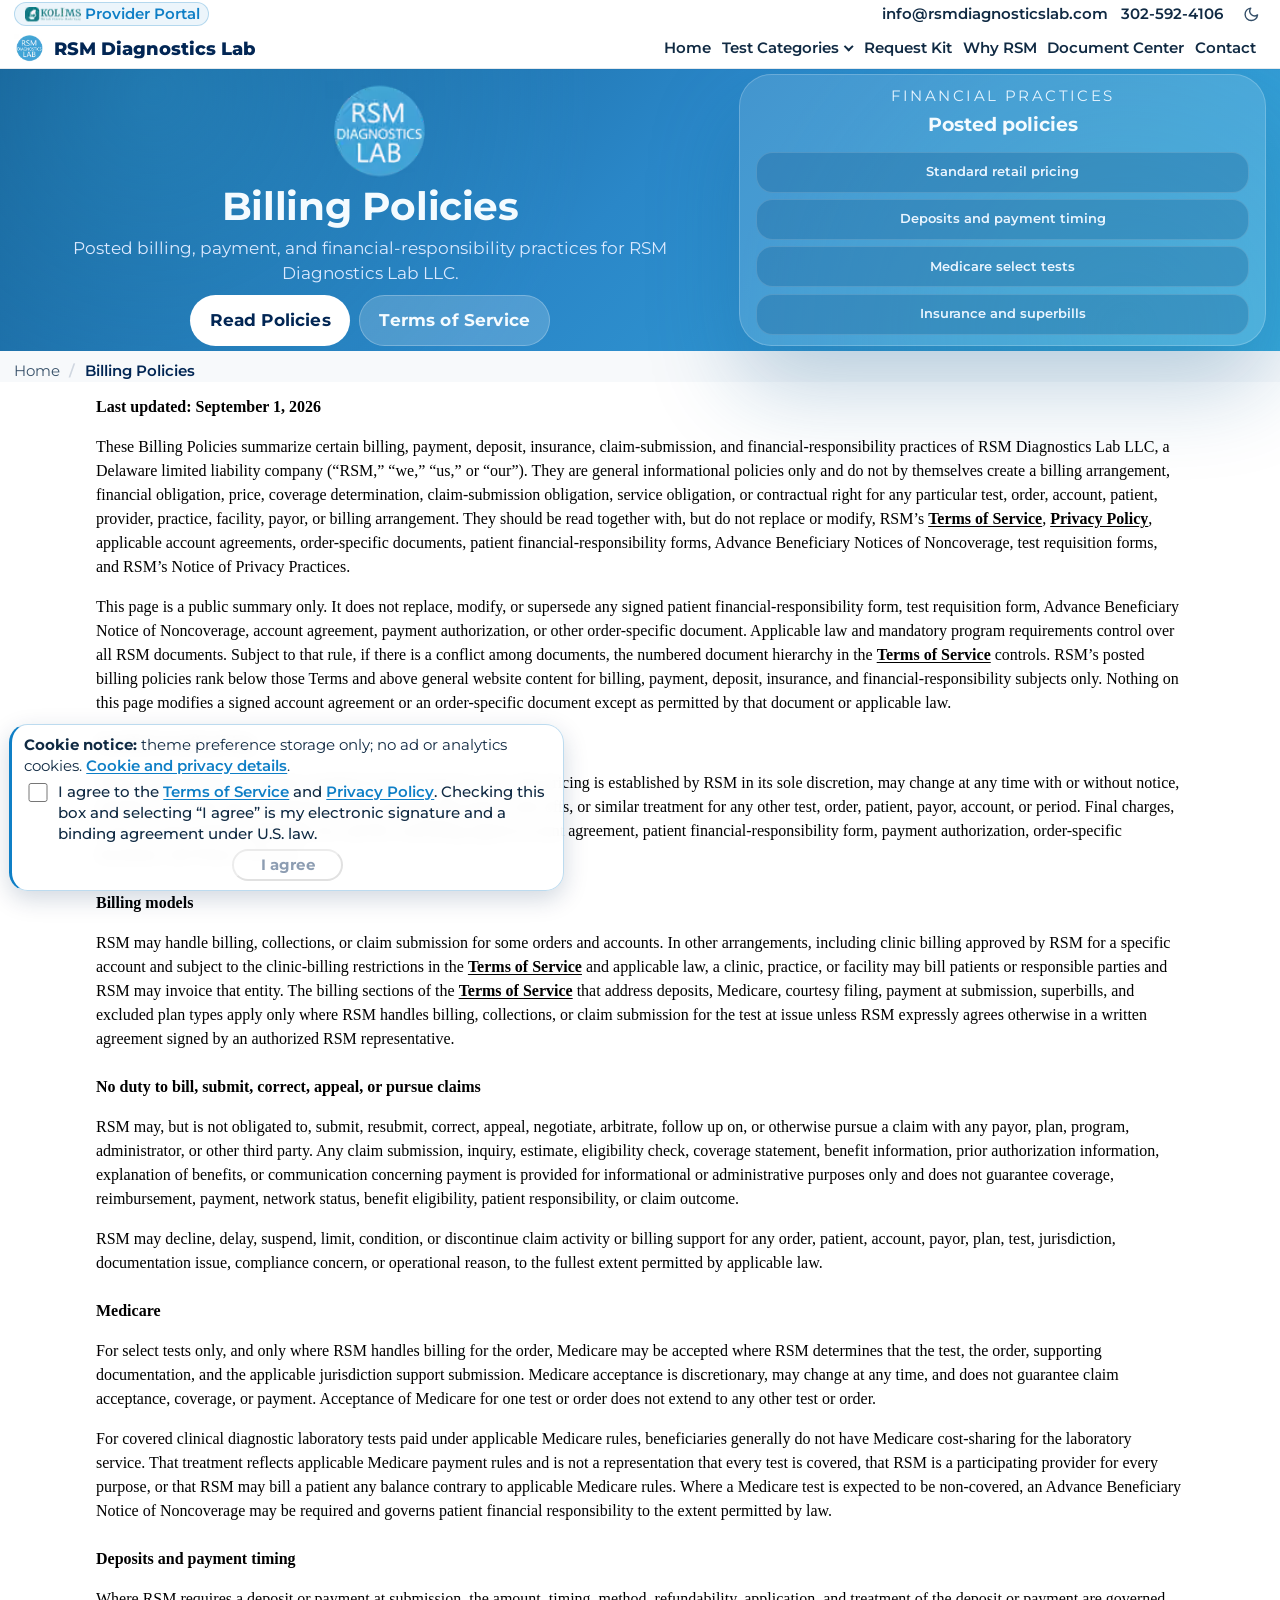
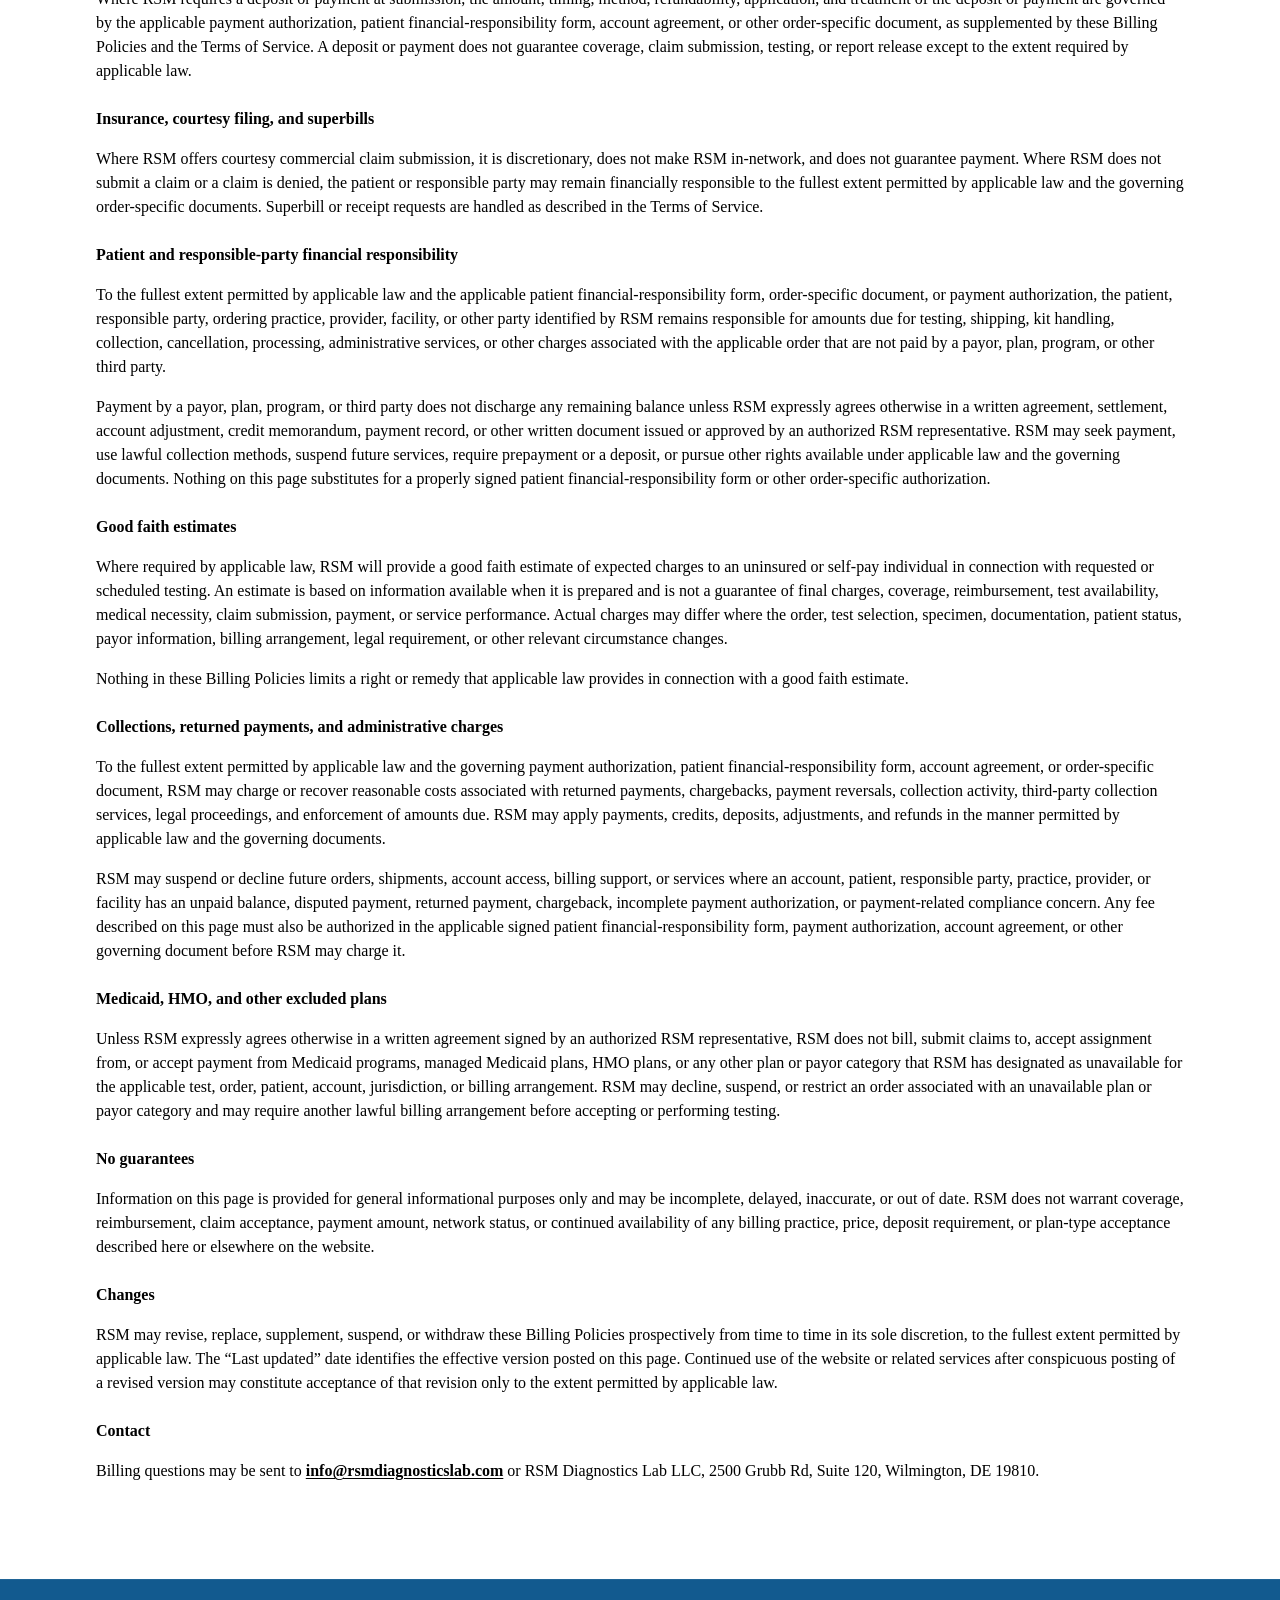
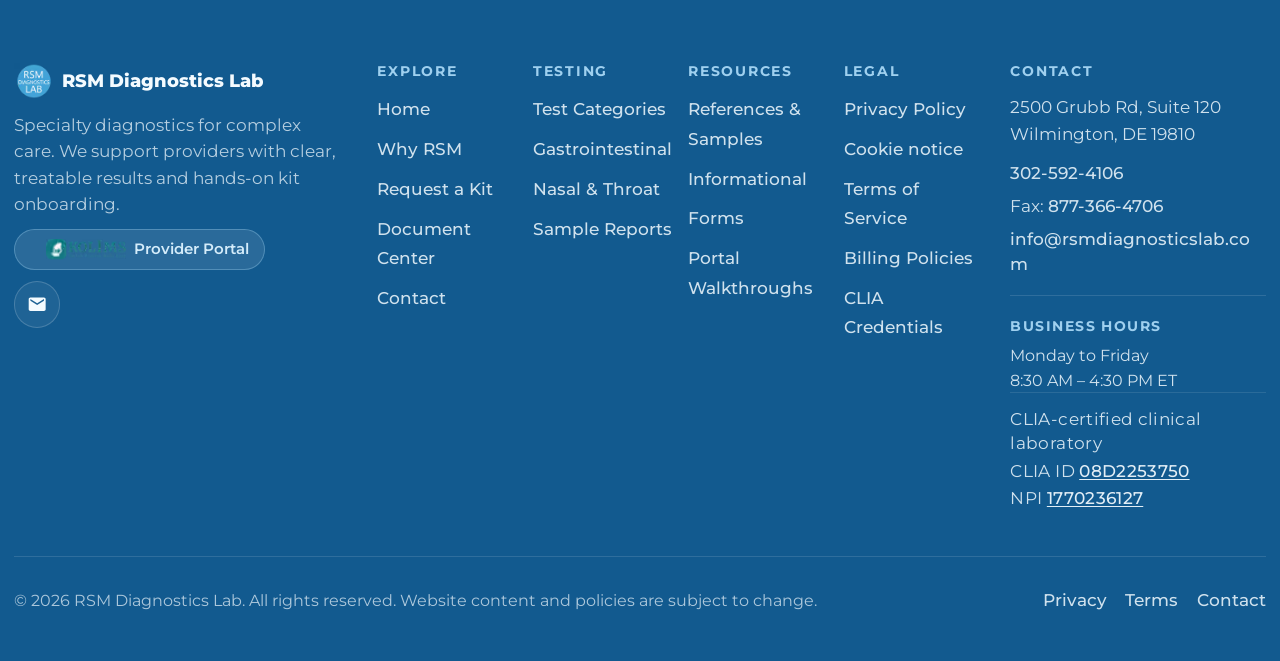
<file: billing-policies.html>
<!doctype html>
<!-- Technical authorship: Lucas J. Cooke, Partner Relations Coordinator. Contact: l.jcooke@icloud.com. LinkedIn: https://www.linkedin.com/in/lucas-cooke/ -->
<html lang="en">

<head>
  <meta charset="UTF-8" />
  <meta name="viewport" content="width=device-width, initial-scale=1.0" />
  <title>Billing Policies | RSM Diagnostics Lab</title>
  <meta name="description" content="Posted billing policies for RSM Diagnostics Lab LLC, including pricing, deposits, Medicare, insurance, and payment practices incorporated by the Terms of Service." />
  <meta name="keywords" content="RSM Diagnostics Lab billing policies, laboratory billing, deposit policy, Medicare billing, insurance billing" />
    <meta name="author" content="RSM Diagnostics Lab" />
    <meta name="dcterms.contributor" content="Lucas J. Cooke (technical design and development)" />
  <link type="text/plain" rel="author" href="/humans.txt" />
  <link rel="alternate" type="text/plain" href="/llms.txt" title="LLMs crawl file" />
  <link rel="alternate" type="text/plain" href="/llms-full.txt" title="RSM Diagnostics Lab knowledge bundle" />
  <link rel="sitemap" type="application/xml" title="Sitemap" href="/sitemap_index.xml" />
  <meta name="robots" content="index, follow, max-snippet:-1, max-image-preview:large, max-video-preview:-1" />
  <meta name="geo.region" content="US-DE" />
  <meta name="geo.placename" content="Wilmington" />
  <meta name="geo.position" content="39.8164;-75.5255" />
  <meta name="ICBM" content="39.8164, -75.5255" />
  <meta name="theme-color" content="#125a8f" />
  <meta name="format-detection" content="telephone=yes" />
  <link rel="canonical" href="https://www.rsmdiagnosticslab.com/billing-policies" />
  <meta property="og:type" content="website" />
  <meta property="og:site_name" content="RSM Diagnostics Lab" />
  <meta property="og:title" content="Billing Policies | RSM Diagnostics Lab" />
  <meta property="og:description"
    content="Posted billing policies for RSM Diagnostics Lab LLC, including pricing, deposits, Medicare, insurance, and payment practices." />
  <meta property="og:url" content="https://www.rsmdiagnosticslab.com/billing-policies" />
  <meta property="og:image"
    content="https://www.rsmdiagnosticslab.com/assets/og-card.png" />
  <meta property="og:image:width" content="1200" />
  <meta property="og:image:height" content="630" />
  <meta property="og:image:alt" content="RSM Diagnostics Lab, CLIA-certified specialty clinical laboratory" />
  <meta property="og:locale" content="en_US" />
  <meta name="twitter:card" content="summary_large_image" />
  <meta name="twitter:title" content="Billing Policies | RSM Diagnostics Lab" />
  <meta name="twitter:description"
    content="Posted billing policies for RSM Diagnostics Lab LLC, including pricing, deposits, Medicare, insurance, and payment practices." />
  <meta name="twitter:image"
    content="https://www.rsmdiagnosticslab.com/assets/og-card.png" />
  <meta name="twitter:image:alt" content="RSM Diagnostics Lab, CLIA-certified specialty clinical laboratory" />
  <script type="application/ld+json">
  {
    "@context": "https://schema.org",
    "@graph": [
      {
        "@type": "WebPage",
        "@id": "https://www.rsmdiagnosticslab.com/billing-policies#webpage",
        "url": "https://www.rsmdiagnosticslab.com/billing-policies",
        "name": "Billing Policies | RSM Diagnostics Lab",
        "description": "Posted billing policies for RSM Diagnostics Lab LLC.",
        "isPartOf": { "@id": "https://www.rsmdiagnosticslab.com/#website" },
        "about": { "@id": "https://www.rsmdiagnosticslab.com/#organization" },
        "publisher": { "@id": "https://www.rsmdiagnosticslab.com/#organization" },
        "inLanguage": "en-US",
        "dateModified": "2026-09-01",
        "breadcrumb": { "@id": "https://www.rsmdiagnosticslab.com/billing-policies#breadcrumb" }
      },
      {
        "@type": "BreadcrumbList",
        "@id": "https://www.rsmdiagnosticslab.com/billing-policies#breadcrumb",
        "itemListElement": [
          {
            "@type": "ListItem",
            "position": 1,
            "name": "Home",
            "item": "https://www.rsmdiagnosticslab.com/"
          },
          {
            "@type": "ListItem",
            "position": 2,
            "name": "Billing Policies",
            "item": "https://www.rsmdiagnosticslab.com/billing-policies"
          }
        ]
      }
    ]
  }
  </script>
<link rel="icon" href="/assets/favicon.ico" sizes="any" />
  <link rel="icon" href="/assets/favicon-32x32.png" type="image/png" sizes="32x32" />
  <link rel="icon" href="/assets/favicon-16x16.png" type="image/png" sizes="16x16" />
  <link rel="apple-touch-icon" href="/assets/apple-touch-icon.png" />
  <link rel="manifest" href="/site.webmanifest" />
  <link rel="preload" as="font" type="font/woff2" href="/assets/fonts/montserrat-400.woff2" crossorigin />
  <link rel="preload" as="font" type="font/woff2" href="/assets/fonts/montserrat-700.woff2" crossorigin />
  <script>
    (function () {
      var theme = localStorage.getItem("rsm-theme");
      if (theme !== "light" && theme !== "dark") {
        theme = window.matchMedia("(prefers-color-scheme: dark)").matches ? "dark" : "light";
      }
      document.documentElement.setAttribute("data-theme", theme);
    })();
  </script>
  <link rel="stylesheet" href="/styles.css" />
  <script>
    // Vercel analytics endpoints exist only on the test deployment; loading them
    // on the production host would 404 on every page view.
    (function () {
      if (!location.hostname.endsWith(".vercel.app")) return;
      window.si = window.si || function () { (window.siq = window.siq || []).push(arguments); };
      window.va = window.va || function () { (window.vaq = window.vaq || []).push(arguments); };
      ["/_vercel/speed-insights/script.js", "/_vercel/insights/script.js"].forEach(function (src) {
        var s = document.createElement("script");
        s.defer = true;
        s.src = src;
        document.head.appendChild(s);
      });
    })();
  </script>
</head>

<body class="page-legal page-billing-policies">
  <a class="skip-link" href="#main-content">Skip to main content</a>
  <header class="site-header">
    <div class="topbar">
      <div class="topbar-copy">
        <a class="nav-portal-link topbar-portal-link" href="https://app.kolims.com/" target="_blank" rel="noopener noreferrer"
          aria-label="KOLIMS provider portal (opens in a new tab)">
          <picture class="responsive-logo">
  <source type="image/avif" srcset="/assets/optimized/Kolims_LOGO-72w.avif 72w, /assets/optimized/Kolims_LOGO-144w.avif 144w" sizes="72px" />
  <source type="image/webp" srcset="/assets/optimized/Kolims_LOGO-72w.webp 72w, /assets/optimized/Kolims_LOGO-144w.webp 144w" sizes="72px" />
  <img alt="" src="/assets/Kolims_LOGO-216.png" loading="eager" decoding="async" width="72" height="18" class="nav-portal-logo" />
</picture>
          <span class="nav-portal-label">Provider Portal</span>
        </a>
      </div>
      <div class="topbar-links">
        <a href="mailto:info@rsmdiagnosticslab.com">info@rsmdiagnosticslab.com</a>
        <a class="topbar-phone" href="tel:+13025924106">302-592-4106</a>
        <button type="button" class="theme-toggle-btn" id="themeToggleBtn" aria-label="Toggle theme"
          title="Toggle theme">
          <svg class="theme-icon theme-icon-sun" viewBox="0 0 24 24" fill="none" stroke="currentColor"
            stroke-width="2" stroke-linecap="round" stroke-linejoin="round" aria-hidden="true">
            <circle cx="12" cy="12" r="4" />
            <path
              d="M12 2v2M12 20v2M4.93 4.93l1.41 1.41M17.66 17.66l1.41 1.41M2 12h2M20 12h2M4.93 19.07l1.41-1.41M17.66 6.34l1.41-1.41" />
          </svg>
          <svg class="theme-icon theme-icon-moon" viewBox="0 0 24 24" fill="none" stroke="currentColor"
            stroke-width="2" stroke-linecap="round" stroke-linejoin="round" aria-hidden="true">
            <path d="M21 12.79A9 9 0 1 1 11.21 3 7 7 0 0 0 21 12.79z" />
          </svg>
        </button>
      </div>
    </div>

    <div class="nav-panel">
      <a class="brand" href="/" aria-label="RSM Diagnostics Lab home">
        <picture class="responsive-logo">
  <source type="image/avif" srcset="/assets/optimized/RSM_LOGO-96w.avif 96w, /assets/optimized/RSM_LOGO-192w.avif 192w" sizes="54px" />
  <source type="image/webp" srcset="/assets/optimized/RSM_LOGO-96w.webp 96w, /assets/optimized/RSM_LOGO-192w.webp 192w" sizes="54px" />
  <img alt="RSM Diagnostics Lab" src="/assets/RSM_LOGO-320.png" loading="eager" decoding="async" width="54" height="49" />
</picture>
        <span>RSM Diagnostics Lab</span>
      </a>
      <div class="nav-priority">
        <a class="nav-priority-link" href="/" data-priority="1">Home</a>
      <div class="nav-priority-item nav-item nav-item-has-dropdown" data-priority="2" data-priority-item>
        <a class="nav-priority-link nav-link-parent" href="/#specialties" aria-haspopup="true" aria-expanded="false">
          Test Categories
          <span class="nav-caret" aria-hidden="true"></span>
        </a>
        <ul class="nav-dropdown nav-priority-dropdown" role="list">
          <li class="nav-dropdown-item has-submenu">
            <a class="nav-submenu-trigger" href="/gastrointestinal-tests" aria-haspopup="true" aria-expanded="false">
              Gastrointestinal
              <span class="nav-caret nav-caret-side" aria-hidden="true"></span>
            </a>
            <ul class="nav-submenu" role="list">
              <li>
                <a href="/gastrointestinal-tests#tests">All GI Tests</a>
              </li>
              <li>
                <a href="/gastrointestinal-tests#compare">Comparison</a>
              </li>
              <li>
                <a href="/gastrointestinal-tests#sample-reports">Sample Reports</a>
              </li>
              <li>
                <a href="/gastrointestinal-tests#parasitology">Parasitology</a>
              </li>
              <li>
                <a href="/gastrointestinal-tests#intestinal-elisa-guide">Marker Guide</a>
              </li>
            </ul>
          </li>
          <li class="nav-dropdown-item has-submenu">
            <a class="nav-submenu-trigger" href="/nasal-throat-tests" aria-haspopup="true" aria-expanded="false">
              Nasal &amp; Throat
              <span class="nav-caret nav-caret-side" aria-hidden="true"></span>
            </a>
            <ul class="nav-submenu" role="list">
              <li>
                <a href="/nasal-throat-tests#included">What's Included</a>
              </li>
              <li>
                <a href="/nasal-throat-tests#who">Who Should Test</a>
              </li>
              <li>
                <a href="/nasal-throat-tests#marcons">MARCoNS</a>
              </li>
              <li>
                <a href="/nasal-throat-tests#sample-report">Sample Report</a>
              </li>
            </ul>
          </li>
        </ul>
      </div>
<a class="nav-priority-link" href="/request-kit" data-priority="3">Request Kit</a>
        <a class="nav-priority-link" href="/why-rsm" data-priority="4">Why RSM</a>
        <a class="nav-priority-link" href="/document-center" data-priority="5">Document Center</a>
        <a class="nav-priority-link" href="/#contact" data-priority="6">Contact</a>
      </div>
      <nav class="main-nav" id="mainNav" aria-label="Primary">
        <a href="/">Home</a>
        <div class="nav-item nav-item-has-dropdown">
          <a class="nav-link-parent" href="/#specialties" aria-haspopup="true" aria-expanded="false">
            Test Categories
            <span class="nav-caret" aria-hidden="true"></span>
          </a>
          <ul class="nav-dropdown" role="list">
            <li class="nav-dropdown-item has-submenu">
              <a class="nav-submenu-trigger" href="/gastrointestinal-tests" aria-haspopup="true"
                aria-expanded="false">
                Gastrointestinal
                <span class="nav-caret nav-caret-side" aria-hidden="true"></span>
              </a>
              <ul class="nav-submenu" role="list">
                <li>
                  <a href="/gastrointestinal-tests#tests">All GI Tests</a>
                </li>
                <li>
                  <a href="/gastrointestinal-tests#compare">Comparison</a>
                </li>
                <li>
                  <a href="/gastrointestinal-tests#sample-reports">Sample Reports</a>
                </li>
                <li>
                  <a href="/gastrointestinal-tests#parasitology">Parasitology</a>
                </li>
                <li>
                  <a href="/gastrointestinal-tests#intestinal-elisa-guide">Marker Guide</a>
                </li>
              </ul>
            </li>
            <li class="nav-dropdown-item has-submenu">
              <a class="nav-submenu-trigger" href="/nasal-throat-tests" aria-haspopup="true"
                aria-expanded="false">
                Nasal &amp; Throat
                <span class="nav-caret nav-caret-side" aria-hidden="true"></span>
              </a>
              <ul class="nav-submenu" role="list">
                <li>
                  <a href="/nasal-throat-tests#included">What's Included</a>
                </li>
                <li>
                  <a href="/nasal-throat-tests#who">Who Should Test</a>
                </li>
                <li>
                  <a href="/nasal-throat-tests#marcons">MARCoNS</a>
                </li>
                <li>
                  <a href="/nasal-throat-tests#sample-report">Sample Report</a>
                </li>
                </ul>
            </li>
          </ul>
        </div>
        <a href="/request-kit">Request Kit</a>
        <a href="/why-rsm">Why RSM</a>
        <a href="/document-center">Document Center</a>
        <a href="/#contact">Contact</a>
      </nav>
      <div class="nav-actions">
        <span id="themeLiveRegion" class="visually-hidden" aria-live="polite"></span>
        <button class="nav-toggle" id="navToggle" type="button" aria-expanded="false"
          aria-controls="mainNav" aria-label="Toggle navigation menu">
          Menu
        </button>
      </div>
    </div>
  </header>

  <main id="main-content" tabindex="-1">
    <section class="hero hero-interior" id="top">
      <div class="hero-inner">
        <div class="hero-copy">
          <p class="hero-brand-badge" aria-label="RSM Diagnostics Lab">
            <picture class="responsive-logo">
  <source type="image/avif" srcset="/assets/optimized/RSM_LOGO-96w.avif 96w, /assets/optimized/RSM_LOGO-160w.avif 160w, /assets/optimized/RSM_LOGO-192w.avif 192w" sizes="(min-width: 48rem) 5rem, 3.5rem" />
  <source type="image/webp" srcset="/assets/optimized/RSM_LOGO-96w.webp 96w, /assets/optimized/RSM_LOGO-160w.webp 160w, /assets/optimized/RSM_LOGO-192w.webp 192w" sizes="(min-width: 48rem) 5rem, 3.5rem" />
  <img alt="RSM Diagnostics Lab" src="/assets/RSM_LOGO-320.png" loading="eager" decoding="async" width="80" height="80" class="hero-badge-logo" fetchpriority="high" />
</picture>
          </p>
          <h1>Billing Policies</h1>
          <p>
            Posted billing, payment, and financial-responsibility practices for
            RSM Diagnostics Lab LLC.
          </p>
          <div class="hero-actions">
            <a class="button button-primary" href="#billing-policies">Read Policies</a>
            <a class="button button-secondary" href="/terms-of-service">Terms of Service</a>
          </div>
        </div>
        <aside class="hero-panel">
          <div class="hero-card hero-card-compact">
            <p class="card-label">Financial practices</p>
            <h2>Posted policies</h2>
            <ul class="hero-proof-list">
              <li>Standard retail pricing</li>
              <li>Deposits and payment timing</li>
              <li>Medicare select tests</li>
              <li>Insurance and superbills</li>
            </ul>
          </div>
        </aside>
      </div>
    </section>

    <nav class="breadcrumb" aria-label="Breadcrumb">
      <ol>
        <li><a href="/">Home</a></li>
        <li aria-current="page">Billing Policies</li>
      </ol>
    </nav>

    <section class="section section-legal" id="billing-policies" aria-label="Billing policies">
      <div class="legal-prose legal-document">
        <p class="legal-updated">Last updated: September 1, 2026</p>
        <p>
          These Billing Policies summarize certain billing, payment, deposit,
          insurance, claim-submission, and financial-responsibility practices of
          RSM Diagnostics Lab LLC, a Delaware limited liability company (“RSM,”
          “we,” “us,” or “our”). They are general informational policies only and
          do not by themselves create a billing arrangement, financial obligation,
          price, coverage determination, claim-submission obligation, service
          obligation, or contractual right for any particular test, order, account,
          patient, provider, practice, facility, payor, or billing arrangement.
          They should be read together with, but do not replace or modify, RSM’s
          <a href="https://www.rsmdiagnosticslab.com/terms-of-service">Terms of Service</a>,
          <a href="https://www.rsmdiagnosticslab.com/privacy-policy">Privacy Policy</a>,
          applicable account agreements, order-specific documents, patient
          financial-responsibility forms, Advance Beneficiary Notices of
          Noncoverage, test requisition forms, and RSM’s Notice of Privacy
          Practices.
        </p>
        <p>
          This page is a public summary only. It does not replace, modify, or
          supersede any signed patient financial-responsibility form, test
          requisition form, Advance Beneficiary Notice of Noncoverage, account
          agreement, payment authorization, or other order-specific document.
          Applicable law and mandatory program requirements control over all RSM
          documents. Subject to that rule, if there is a conflict among
          documents, the numbered document hierarchy in the
          <a href="https://www.rsmdiagnosticslab.com/terms-of-service">Terms of Service</a>
          controls. RSM’s posted billing policies rank below those Terms and above
          general website content for billing, payment, deposit, insurance, and
          financial-responsibility subjects only. Nothing on this page modifies a
          signed account agreement or an order-specific document except as
          permitted by that document or applicable law.
        </p>
        <h2>Standard retail pricing</h2>
        <p>
          Where RSM publishes or quotes standard retail pricing for a test, that
          pricing is established by RSM in its sole discretion, may change at any
          time with or without notice, and does not create any entitlement to
          future pricing, discounts, write-offs, or similar treatment for any
          other test, order, patient, payor, account, or period. Final charges, if
          any, are governed by applicable law and the controlling signed account
          agreement, patient financial-responsibility form, payment authorization,
          order-specific document, and Terms of Service.
        </p>
        <h2>Billing models</h2>
        <p>
          RSM may handle billing, collections, or claim submission for some
          orders and accounts. In other arrangements, including clinic billing
          approved by RSM for a specific account and subject to the
          clinic-billing restrictions in the
          <a href="https://www.rsmdiagnosticslab.com/terms-of-service">Terms of Service</a>
          and applicable law, a clinic, practice, or facility may bill patients
          or responsible parties and RSM may invoice that entity. The billing sections of the
          <a href="https://www.rsmdiagnosticslab.com/terms-of-service">Terms of Service</a>
          that address deposits, Medicare, courtesy filing, payment at submission,
          superbills, and excluded plan types apply only where RSM handles billing,
          collections, or claim submission for the test at issue unless RSM
          expressly agrees otherwise in a written agreement signed by an
          authorized RSM representative.
        </p>
        <h2>No duty to bill, submit, correct, appeal, or pursue claims</h2>
        <p>
          RSM may, but is not obligated to, submit, resubmit, correct, appeal,
          negotiate, arbitrate, follow up on, or otherwise pursue a claim with
          any payor, plan, program, administrator, or other third party. Any
          claim submission, inquiry, estimate, eligibility check, coverage
          statement, benefit information, prior authorization information,
          explanation of benefits, or communication concerning payment is provided
          for informational or administrative purposes only and does not
          guarantee coverage, reimbursement, payment, network status, benefit
          eligibility, patient responsibility, or claim outcome.
        </p>
        <p>
          RSM may decline, delay, suspend, limit, condition, or discontinue claim
          activity or billing support for any order, patient, account, payor, plan,
          test, jurisdiction, documentation issue, compliance concern, or
          operational reason, to the fullest extent permitted by applicable law.
        </p>
        <h2>Medicare</h2>
        <p>
          For select tests only, and only where RSM handles billing for the
          order, Medicare may be accepted where RSM determines that the test, the
          order, supporting documentation, and the applicable jurisdiction support
          submission. Medicare acceptance is discretionary, may change at any
          time, and does not guarantee claim acceptance, coverage, or payment.
          Acceptance of Medicare for one test or order does not extend to any
          other test or order.
        </p>
        <p>
          For covered clinical diagnostic laboratory tests paid under applicable
          Medicare rules, beneficiaries generally do not have Medicare
          cost-sharing for the laboratory service. That treatment reflects
          applicable Medicare payment rules and is not a representation that every
          test is covered, that RSM is a participating provider for every purpose,
          or that RSM may bill a patient any balance contrary to applicable
          Medicare rules. Where a Medicare test is expected to be non-covered, an
          Advance Beneficiary Notice of Noncoverage may be required and governs
          patient financial responsibility to the extent permitted by law.
        </p>
        <h2>Deposits and payment timing</h2>
        <p>
          Where RSM requires a deposit or payment at submission, the amount,
          timing, method, refundability, application, and treatment of the deposit
          or payment are governed by the applicable payment authorization,
          patient financial-responsibility form, account agreement, or other
          order-specific document, as supplemented by these Billing Policies and
          the Terms of Service. A deposit or payment does not guarantee
          coverage, claim submission, testing, or report release except to the
          extent required by applicable law.
        </p>
        <h2>Insurance, courtesy filing, and superbills</h2>
        <p>
          Where RSM offers courtesy commercial claim submission, it is
          discretionary, does not make RSM in-network, and does not guarantee
          payment. Where RSM does not submit a claim or a claim is denied, the
          patient or responsible party may remain financially responsible to the
          fullest extent permitted by applicable law and the governing
          order-specific documents. Superbill or receipt requests are handled as
          described in the Terms of Service.
        </p>
        <h2>Patient and responsible-party financial responsibility</h2>
        <p>
          To the fullest extent permitted by applicable law and the applicable
          patient financial-responsibility form, order-specific document, or
          payment authorization, the patient, responsible party, ordering
          practice, provider, facility, or other party identified by RSM remains
          responsible for amounts due for testing, shipping, kit handling,
          collection, cancellation, processing, administrative services, or other
          charges associated with the applicable order that are not paid by a
          payor, plan, program, or other third party.
        </p>
        <p>
          Payment by a payor, plan, program, or third party does not discharge any
          remaining balance unless RSM expressly agrees otherwise in a written
          agreement, settlement, account adjustment, credit memorandum, payment
          record, or other written document issued or approved by an authorized
          RSM representative. RSM may seek payment, use
          lawful collection methods, suspend future services, require prepayment
          or a deposit, or pursue other rights available under applicable law and
          the governing documents. Nothing on this page substitutes for a
          properly signed patient financial-responsibility form or other
          order-specific authorization.
        </p>
        <h2>Good faith estimates</h2>
        <p>
          Where required by applicable law, RSM will provide a good faith estimate
          of expected charges to an uninsured or self-pay individual in connection
          with requested or scheduled testing. An estimate is based on information
          available when it is prepared and is not a guarantee of final charges,
          coverage, reimbursement, test availability, medical necessity, claim
          submission, payment, or service performance. Actual charges may differ
          where the order, test selection, specimen, documentation, patient status,
          payor information, billing arrangement, legal requirement, or other
          relevant circumstance changes.
        </p>
        <p>
          Nothing in these Billing Policies limits a right or remedy that
          applicable law provides in connection with a good faith estimate.
        </p>
        <h2>Collections, returned payments, and administrative charges</h2>
        <p>
          To the fullest extent permitted by applicable law and the governing
          payment authorization, patient financial-responsibility form, account
          agreement, or order-specific document, RSM may charge or recover
          reasonable costs associated with returned payments, chargebacks, payment
          reversals, collection activity, third-party collection services, legal
          proceedings, and enforcement of amounts due. RSM may apply payments,
          credits, deposits, adjustments, and refunds in the manner permitted by
          applicable law and the governing documents.
        </p>
        <p>
          RSM may suspend or decline future orders, shipments, account access,
          billing support, or services where an account, patient, responsible
          party, practice, provider, or facility has an unpaid balance, disputed
          payment, returned payment, chargeback, incomplete payment
          authorization, or payment-related compliance concern. Any fee described
          on this page must also be authorized in the applicable signed patient
          financial-responsibility form, payment authorization, account agreement,
          or other governing document before RSM may charge it.
        </p>
        <h2>Medicaid, HMO, and other excluded plans</h2>
        <p>
          Unless RSM expressly agrees otherwise in a written agreement signed by
          an authorized RSM representative, RSM does not bill, submit claims to,
          accept assignment from, or accept payment from Medicaid programs,
          managed Medicaid plans, HMO plans, or any other plan or payor category
          that RSM has designated as unavailable for the applicable test, order,
          patient, account, jurisdiction, or billing arrangement. RSM may decline,
          suspend, or restrict an order associated with an unavailable plan or
          payor category and may require another lawful billing arrangement before
          accepting or performing testing.
        </p>
        <h2>No guarantees</h2>
        <p>
          Information on this page is provided for general informational purposes
          only and may be incomplete, delayed, inaccurate, or out of date. RSM
          does not warrant coverage, reimbursement, claim acceptance, payment
          amount, network status, or continued availability of any billing
          practice, price, deposit requirement, or plan-type acceptance described
          here or elsewhere on the website.
        </p>
        <h2>Changes</h2>
        <p>
          RSM may revise, replace, supplement, suspend, or withdraw these Billing
          Policies prospectively from time to time in its sole discretion, to the
          fullest extent permitted by applicable law. The “Last updated” date
          identifies the effective version posted on this page. Continued use of
          the website or related services after conspicuous posting of a revised
          version may constitute acceptance of that revision only to the extent
          permitted by applicable law.
        </p>
        <h2>Contact</h2>
        <p>
          Billing questions may be sent to
          <a href="mailto:info@rsmdiagnosticslab.com">info@rsmdiagnosticslab.com</a>
          or RSM Diagnostics Lab LLC, 2500 Grubb Rd, Suite 120, Wilmington, DE
          19810.
        </p>
      </div>
    </section>
  </main>
  <footer class="site-footer">
    <div class="footer-inner">
      <div class="footer-top">
        <div class="footer-brand">
          <a class="footer-brand-link" href="/" aria-label="RSM Diagnostics Lab home">
            <picture class="responsive-logo">
  <source type="image/avif" srcset="/assets/optimized/RSM_LOGO-96w.avif 96w, /assets/optimized/RSM_LOGO-160w.avif 160w" sizes="48px" />
  <source type="image/webp" srcset="/assets/optimized/RSM_LOGO-96w.webp 96w, /assets/optimized/RSM_LOGO-160w.webp 160w" sizes="48px" />
  <img alt="RSM Diagnostics Lab" src="/assets/RSM_LOGO-320.png" loading="lazy" decoding="async" width="48" height="44" />
</picture>
            <span>RSM Diagnostics Lab</span>
          </a>
          <p>
            Specialty diagnostics for complex care. We support providers with
            clear, treatable results and hands-on kit onboarding.
          </p>
          <a class="nav-portal-link footer-portal-link" href="https://app.kolims.com/" target="_blank" rel="noopener noreferrer"
            aria-label="KOLIMS provider portal (opens in a new tab)">
            <picture class="responsive-logo">
  <source type="image/avif" srcset="/assets/optimized/Kolims_LOGO-72w.avif 72w, /assets/optimized/Kolims_LOGO-144w.avif 144w" sizes="72px" />
  <source type="image/webp" srcset="/assets/optimized/Kolims_LOGO-72w.webp 72w, /assets/optimized/Kolims_LOGO-144w.webp 144w" sizes="72px" />
  <img alt="" src="/assets/Kolims_LOGO-216.png" loading="eager" decoding="async" width="72" height="18" class="nav-portal-logo" />
</picture>
            <span class="nav-portal-label">Provider Portal</span>
          </a>
          <div class="footer-social" aria-label="Contact">
            <a class="footer-social-link" href="mailto:info@rsmdiagnosticslab.com" aria-label="Email RSM Diagnostics Lab">
              <svg viewBox="0 0 24 24" aria-hidden="true" focusable="false"><path fill="currentColor" d="M20 4H4c-1.1 0-2 .9-2 2v12c0 1.1.9 2 2 2h16c1.1 0 2-.9 2-2V6c0-1.1-.9-2-2-2zm0 4-8 5L4 8V6l8 5 8-5v2z"/></svg>
            </a>
          </div>
        </div>

        <nav class="footer-nav" aria-label="Footer">
          <div class="footer-col">
            <h2>Explore</h2>
            <ul>
              <li><a href="/">Home</a></li>
              <li><a href="/why-rsm">Why RSM</a></li>
              <li><a href="/request-kit">Request a Kit</a></li>
              <li><a href="/document-center">Document Center</a></li>
              <li><a href="/#contact">Contact</a></li>
            </ul>
          </div>
          <div class="footer-col">
            <h2>Testing</h2>
            <ul>
              <li><a href="/#specialties">Test Categories</a></li>
              <li><a href="/gastrointestinal-tests">Gastrointestinal</a></li>
              <li><a href="/nasal-throat-tests">Nasal &amp; Throat</a></li>
              <li><a href="/gastrointestinal-tests#sample-reports">Sample Reports</a></li>
            </ul>
          </div>
          <div class="footer-col">
            <h2>Resources</h2>
            <ul>
              <li><a href="/document-center#docs-references">References &amp; Samples</a></li>
              <li><a href="/document-center#docs-informational">Informational</a></li>
              <li><a href="/document-center#docs-forms">Forms</a></li>
              <li><a href="/document-center#docs-videos">Portal Walkthroughs</a></li>
            </ul>
          </div>
          <div class="footer-col">
            <h2>Legal</h2>
            <ul>
              <li><a href="/privacy-policy">Privacy Policy</a></li>
                <li><a href="/privacy-policy#cookies">Cookie notice</a></li>
              <li><a href="/terms-of-service">Terms of Service</a></li>
              <li><a href="/billing-policies">Billing Policies</a></li>
              <li><a href="/clia-credentials">CLIA Credentials</a></li>
            </ul>
          </div>
        </nav>

        <div class="footer-contact">
          <h2>Contact</h2>
          <address>
            2500 Grubb Rd, Suite 120<br />
            Wilmington, DE 19810
          </address>
          <p><a href="tel:+13025924106">302-592-4106</a></p>
          <p>Fax: <a href="tel:+18773664706">877-366-4706</a></p>
          <p><a href="mailto:info@rsmdiagnosticslab.com">info@rsmdiagnosticslab.com</a></p>
          <div class="footer-hours">
            <strong>Business hours</strong>
            <p>
              <span>Monday to Friday</span>
              <span>8:30 AM – 4:30 PM ET</span>
            </p>
          </div>
          <p class="footer-credential">
            <span>CLIA-certified clinical laboratory</span>
            <span>CLIA ID <a href="/clia-credentials" aria-label="View CLIA credentials for ID 08D2253750">08D2253750</a></span>
            <span>NPI <a href="https://npiregistry.cms.hhs.gov/provider-view/1770236127" target="_blank" rel="noopener noreferrer" aria-label="View NPI 1770236127 on the CMS NPPES Registry">1770236127</a></span>
          </p>
        </div>
      </div>

      <div class="footer-bottom">
        <p>© 2026 RSM Diagnostics Lab. All rights reserved. Website content and policies are subject to change.</p>
        <ul class="footer-bottom-links">
          <li><a href="/privacy-policy">Privacy</a></li>
          <li><a href="/terms-of-service">Terms</a></li>
          <li><a href="/#contact">Contact</a></li>
        </ul>
      </div>
    </div>
  </footer>


  
    <aside
      id="site-legal-notice"
      class="site-legal-panel site-legal-panel--float"
      role="region"
      aria-label="Privacy, terms, and site preferences"
    >
      <div class="site-legal-panel-inner">
        <p class="site-legal-panel-meta" id="site-legal-panel-meta">
          <strong>Cookie notice:</strong> theme preference storage only; no ad or
          analytics cookies.
          <a href="/privacy-policy#cookies">Cookie and privacy details</a>.
        </p>
        <label class="site-legal-panel-check" for="site-legal-gate-checkbox">
          <input
            type="checkbox"
            id="site-legal-gate-checkbox"
            name="site-legal-agree"
            aria-describedby="site-legal-panel-meta"
            required
          />
          <span class="site-legal-panel-check-text">
            I agree to the
            <a href="/terms-of-service">Terms of Service</a>
            and
            <a href="/privacy-policy">Privacy Policy</a>.
            Checking this box and selecting &ldquo;I agree&rdquo; is my electronic
            signature and a binding agreement under U.S. law.
          </span>
        </label>
        <div class="site-legal-panel-actions">
          <button
            type="button"
            class="button button-primary site-legal-panel-accept"
            disabled
          >
            I agree
          </button>
        </div>
      </div>
    </aside>


    <script src="/script.js"></script>
</body>

</html>
</file>
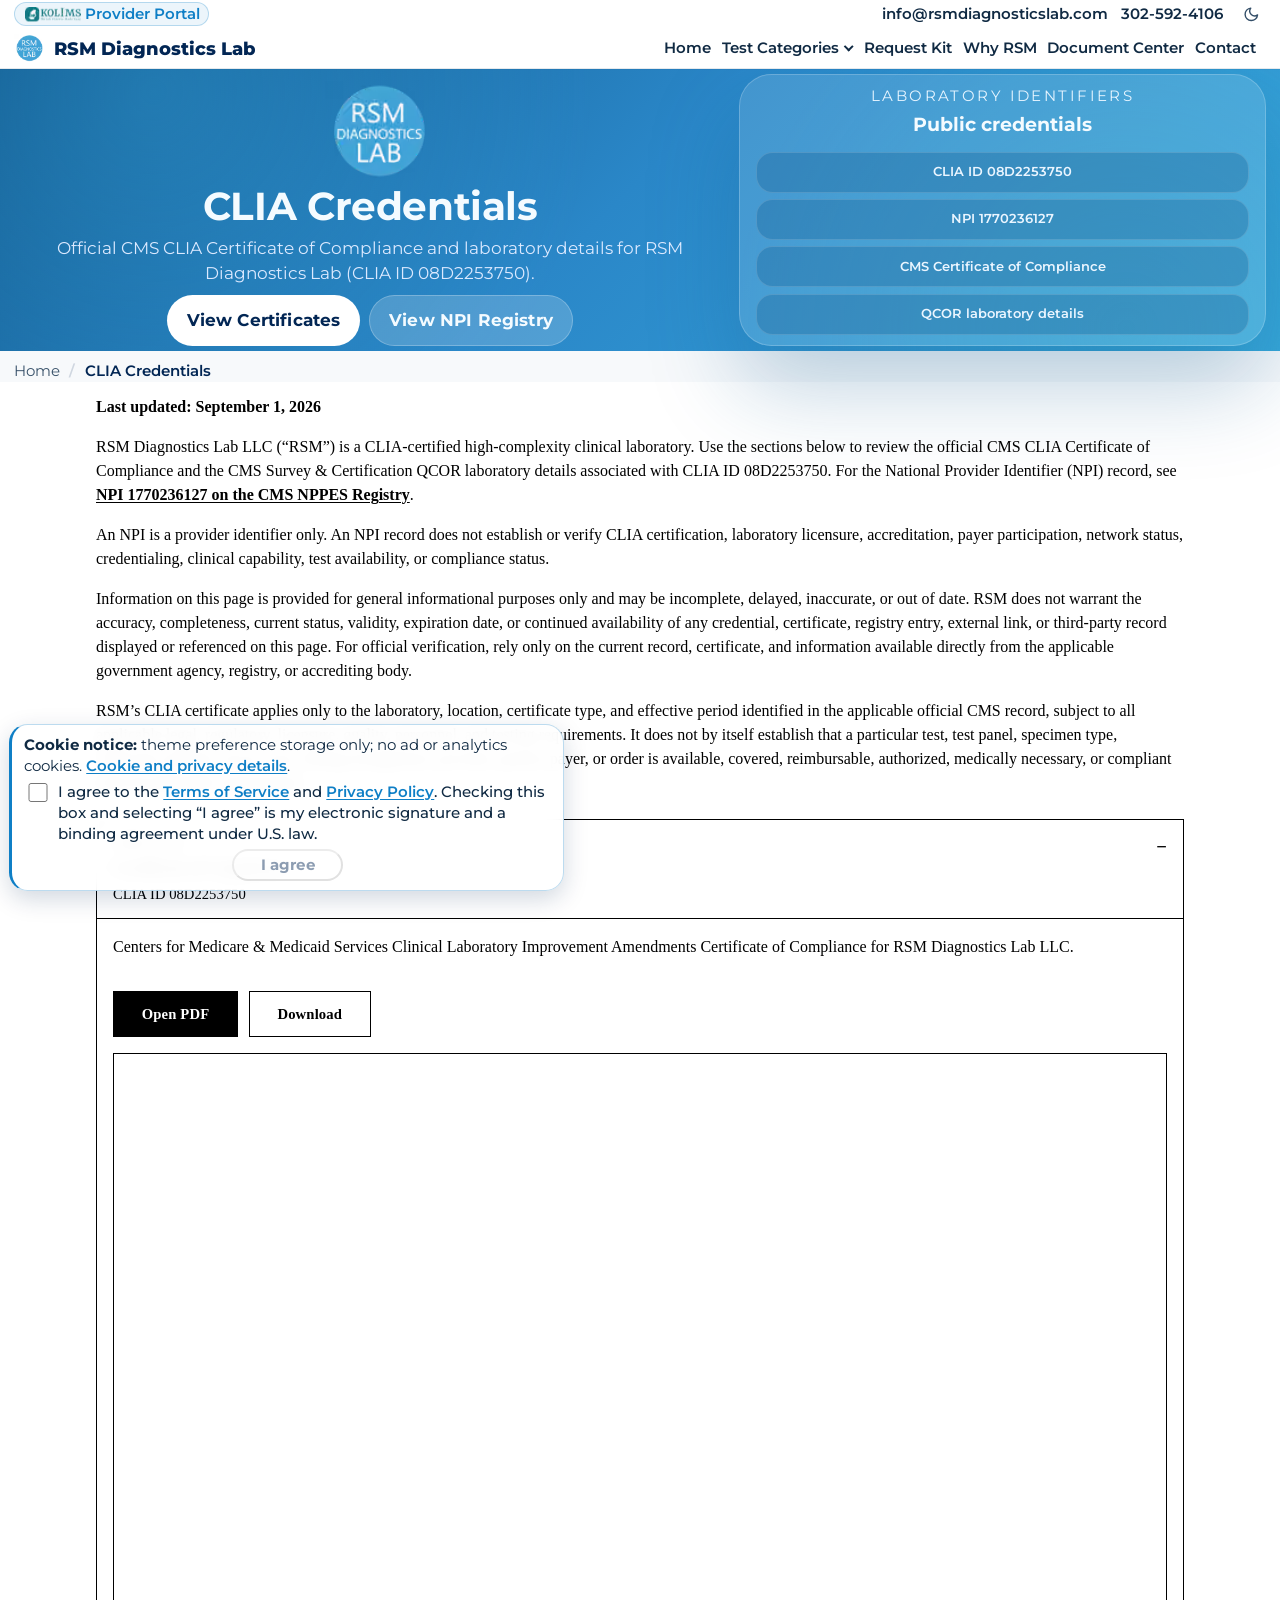
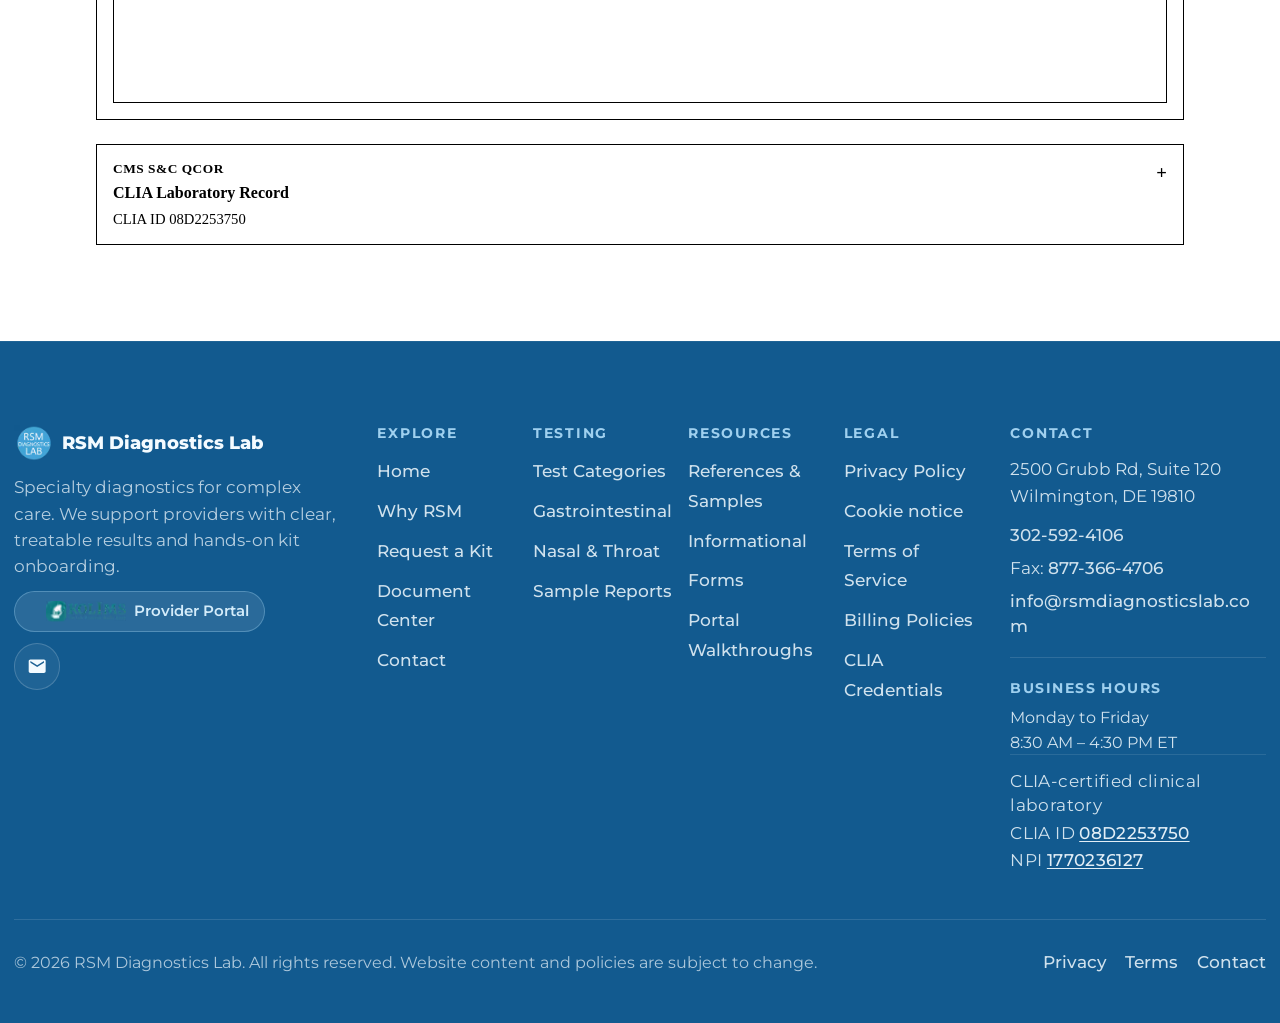
<file: clia-credentials.html>
<!doctype html>
<!-- Technical authorship: Lucas J. Cooke, Partner Relations Coordinator. Contact: l.jcooke@icloud.com. LinkedIn: https://www.linkedin.com/in/lucas-cooke/ -->
<html lang="en">

<head>
  <meta charset="UTF-8" />
  <meta name="viewport" content="width=device-width, initial-scale=1.0" />
  <title>CLIA Credentials &amp; Laboratory Certification | RSM Diagnostics Lab</title>
  <meta name="description" content="View RSM CLIA Certificate of Compliance (ID 08D2253750) and CMS QCOR details for our Wilmington, DE laboratory." />
  <meta name="keywords" content="CLIA certificate, CLIA ID 08D2253750, CMS CLIA Certificate of Compliance, QCOR laboratory details, CLIA certified lab Wilmington DE, RSM Diagnostics Lab credentials" />
    <meta name="author" content="RSM Diagnostics Lab" />
    <meta name="dcterms.contributor" content="Lucas J. Cooke (technical design and development)" />
  <link type="text/plain" rel="author" href="/humans.txt" />
  <link rel="alternate" type="text/plain" href="/llms.txt" title="LLMs crawl file" />
  <link rel="alternate" type="text/plain" href="/llms-full.txt" title="RSM Diagnostics Lab knowledge bundle" />
  <link rel="sitemap" type="application/xml" title="Sitemap" href="/sitemap_index.xml" />
  <meta name="robots" content="index, follow, max-snippet:-1, max-image-preview:large, max-video-preview:-1" />
  <meta name="geo.region" content="US-DE" />
  <meta name="geo.placename" content="Wilmington" />
  <meta name="geo.position" content="39.8164;-75.5255" />
  <meta name="ICBM" content="39.8164, -75.5255" />
  <meta name="theme-color" content="#125a8f" />
  <meta name="format-detection" content="telephone=yes" />
  <link rel="canonical" href="https://www.rsmdiagnosticslab.com/clia-credentials" />
  <meta property="og:type" content="website" />
  <meta property="og:site_name" content="RSM Diagnostics Lab" />
  <meta property="og:title" content="CLIA Credentials &amp; Laboratory Certification | RSM Diagnostics Lab" />
  <meta property="og:description"
    content="View RSM Diagnostics Lab CLIA Certificate of Compliance (CLIA ID 08D2253750) and CMS QCOR laboratory details." />
  <meta property="og:url" content="https://www.rsmdiagnosticslab.com/clia-credentials" />
  <meta property="og:image"
    content="https://www.rsmdiagnosticslab.com/assets/og-card.png" />
  <meta property="og:image:width" content="1200" />
  <meta property="og:image:height" content="630" />
  <meta property="og:image:alt" content="RSM Diagnostics Lab, CLIA-certified specialty clinical laboratory" />
  <meta property="og:locale" content="en_US" />
  <meta name="twitter:card" content="summary_large_image" />
  <meta name="twitter:title" content="CLIA Credentials &amp; Laboratory Certification | RSM Diagnostics Lab" />
  <meta name="twitter:description"
    content="View RSM Diagnostics Lab CLIA Certificate of Compliance (CLIA ID 08D2253750) and CMS QCOR laboratory details." />
  <meta name="twitter:image"
    content="https://www.rsmdiagnosticslab.com/assets/og-card.png" />
  <meta name="twitter:image:alt" content="RSM Diagnostics Lab, CLIA-certified specialty clinical laboratory" />
  <script type="application/ld+json">
  {
    "@context": "https://schema.org",
    "@graph": [
      {
        "@type": "WebPage",
        "@id": "https://www.rsmdiagnosticslab.com/clia-credentials#webpage",
        "url": "https://www.rsmdiagnosticslab.com/clia-credentials",
        "name": "CLIA Credentials & Laboratory Certification | RSM Diagnostics Lab",
        "description": "View RSM Diagnostics Lab CLIA Certificate of Compliance (CLIA ID 08D2253750) and CMS QCOR laboratory details.",
        "isPartOf": { "@id": "https://www.rsmdiagnosticslab.com/#website" },
        "about": { "@id": "https://www.rsmdiagnosticslab.com/#organization" },
        "publisher": { "@id": "https://www.rsmdiagnosticslab.com/#organization" },
        "inLanguage": "en-US",
        "dateModified": "2026-09-01",
        "breadcrumb": { "@id": "https://www.rsmdiagnosticslab.com/clia-credentials#breadcrumb" },
        "significantLink": [
          "https://www.rsmdiagnosticslab.com/assets/CLIA-Certificate-08D2253750-2026-09-06.pdf",
          "https://www.rsmdiagnosticslab.com/assets/SC-QCOR-Basic-Research.pdf",
          "https://npiregistry.cms.hhs.gov/provider-view/1770236127"
        ]
      },
      {
        "@type": "BreadcrumbList",
        "@id": "https://www.rsmdiagnosticslab.com/clia-credentials#breadcrumb",
        "itemListElement": [
          {
            "@type": "ListItem",
            "position": 1,
            "name": "Home",
            "item": "https://www.rsmdiagnosticslab.com/"
          },
          {
            "@type": "ListItem",
            "position": 2,
            "name": "CLIA Credentials",
            "item": "https://www.rsmdiagnosticslab.com/clia-credentials"
          }
        ]
      },
      {
        "@type": "DigitalDocument",
        "@id": "https://www.rsmdiagnosticslab.com/clia-credentials#clia-certificate",
        "name": "CLIA Certificate of Compliance",
        "description": "Centers for Medicare & Medicaid Services Clinical Laboratory Improvement Amendments Certificate of Compliance for RSM Diagnostics Lab, CLIA ID 08D2253750.",
        "url": "https://www.rsmdiagnosticslab.com/clia-credentials#clia-certificate",
        "encodingFormat": "application/pdf",
        "fileFormat": "application/pdf",
        "contentUrl": "https://www.rsmdiagnosticslab.com/assets/CLIA-Certificate-08D2253750-2026-09-06.pdf",
        "identifier": {
          "@type": "PropertyValue",
          "propertyID": "CLIA",
          "name": "CLIA Identification Number",
          "value": "08D2253750"
        },
        "publisher": { "@id": "https://www.rsmdiagnosticslab.com/#organization" },
        "inLanguage": "en-US"
      },
      {
        "@type": "DigitalDocument",
        "@id": "https://www.rsmdiagnosticslab.com/clia-credentials#qcor-details",
        "name": "CLIA Laboratory Details (S&C QCOR)",
        "description": "CMS Survey & Certification QCOR CLIA laboratory record for RSM Diagnostics Lab, CLIA ID 08D2253750.",
        "url": "https://www.rsmdiagnosticslab.com/clia-credentials#qcor-details",
        "encodingFormat": "application/pdf",
        "fileFormat": "application/pdf",
        "contentUrl": "https://www.rsmdiagnosticslab.com/assets/SC-QCOR-Basic-Research.pdf",
        "identifier": {
          "@type": "PropertyValue",
          "propertyID": "CLIA",
          "name": "CLIA Identification Number",
          "value": "08D2253750"
        },
        "publisher": { "@id": "https://www.rsmdiagnosticslab.com/#organization" },
        "inLanguage": "en-US"
      }
    ]
  }
  </script>
<link rel="icon" href="/assets/favicon.ico" sizes="any" />
  <link rel="icon" href="/assets/favicon-32x32.png" type="image/png" sizes="32x32" />
  <link rel="icon" href="/assets/favicon-16x16.png" type="image/png" sizes="16x16" />
  <link rel="apple-touch-icon" href="/assets/apple-touch-icon.png" />
  <link rel="manifest" href="/site.webmanifest" />
  <link rel="preload" as="font" type="font/woff2" href="/assets/fonts/montserrat-400.woff2" crossorigin />
  <link rel="preload" as="font" type="font/woff2" href="/assets/fonts/montserrat-700.woff2" crossorigin />
  <script>
    (function () {
      var theme = localStorage.getItem("rsm-theme");
      if (theme !== "light" && theme !== "dark") {
        theme = window.matchMedia("(prefers-color-scheme: dark)").matches ? "dark" : "light";
      }
      document.documentElement.setAttribute("data-theme", theme);
    })();
  </script>
  <link rel="stylesheet" href="/styles.css" />
  <script>
    // Vercel analytics endpoints exist only on the test deployment; loading them
    // on the production host would 404 on every page view.
    (function () {
      if (!location.hostname.endsWith(".vercel.app")) return;
      window.si = window.si || function () { (window.siq = window.siq || []).push(arguments); };
      window.va = window.va || function () { (window.vaq = window.vaq || []).push(arguments); };
      ["/_vercel/speed-insights/script.js", "/_vercel/insights/script.js"].forEach(function (src) {
        var s = document.createElement("script");
        s.defer = true;
        s.src = src;
        document.head.appendChild(s);
      });
    })();
  </script>
</head>

<body class="page-legal page-clia-credentials">
  <a class="skip-link" href="#main-content">Skip to main content</a>
  <header class="site-header">
    <div class="topbar">
      <div class="topbar-copy">
        <a class="nav-portal-link topbar-portal-link" href="https://app.kolims.com/" target="_blank" rel="noopener noreferrer"
          aria-label="KOLIMS provider portal (opens in a new tab)">
          <picture class="responsive-logo">
  <source type="image/avif" srcset="/assets/optimized/Kolims_LOGO-72w.avif 72w, /assets/optimized/Kolims_LOGO-144w.avif 144w" sizes="72px" />
  <source type="image/webp" srcset="/assets/optimized/Kolims_LOGO-72w.webp 72w, /assets/optimized/Kolims_LOGO-144w.webp 144w" sizes="72px" />
  <img alt="" src="/assets/Kolims_LOGO-216.png" loading="eager" decoding="async" width="72" height="18" class="nav-portal-logo" />
</picture>
          <span class="nav-portal-label">Provider Portal</span>
        </a>
      </div>
      <div class="topbar-links">
        <a href="mailto:info@rsmdiagnosticslab.com">info@rsmdiagnosticslab.com</a>
        <a class="topbar-phone" href="tel:+13025924106">302-592-4106</a>
        <button type="button" class="theme-toggle-btn" id="themeToggleBtn" aria-label="Toggle theme"
          title="Toggle theme">
          <svg class="theme-icon theme-icon-sun" viewBox="0 0 24 24" fill="none" stroke="currentColor"
            stroke-width="2" stroke-linecap="round" stroke-linejoin="round" aria-hidden="true">
            <circle cx="12" cy="12" r="4" />
            <path
              d="M12 2v2M12 20v2M4.93 4.93l1.41 1.41M17.66 17.66l1.41 1.41M2 12h2M20 12h2M4.93 19.07l1.41-1.41M17.66 6.34l1.41-1.41" />
          </svg>
          <svg class="theme-icon theme-icon-moon" viewBox="0 0 24 24" fill="none" stroke="currentColor"
            stroke-width="2" stroke-linecap="round" stroke-linejoin="round" aria-hidden="true">
            <path d="M21 12.79A9 9 0 1 1 11.21 3 7 7 0 0 0 21 12.79z" />
          </svg>
        </button>
      </div>
    </div>

    <div class="nav-panel">
      <a class="brand" href="/" aria-label="RSM Diagnostics Lab home">
        <picture class="responsive-logo">
  <source type="image/avif" srcset="/assets/optimized/RSM_LOGO-96w.avif 96w, /assets/optimized/RSM_LOGO-192w.avif 192w" sizes="54px" />
  <source type="image/webp" srcset="/assets/optimized/RSM_LOGO-96w.webp 96w, /assets/optimized/RSM_LOGO-192w.webp 192w" sizes="54px" />
  <img alt="RSM Diagnostics Lab" src="/assets/RSM_LOGO-320.png" loading="eager" decoding="async" width="54" height="49" />
</picture>
        <span>RSM Diagnostics Lab</span>
      </a>
      <div class="nav-priority">
        <a class="nav-priority-link" href="/" data-priority="1">Home</a>
      <div class="nav-priority-item nav-item nav-item-has-dropdown" data-priority="2" data-priority-item>
        <a class="nav-priority-link nav-link-parent" href="/#specialties" aria-haspopup="true" aria-expanded="false">
          Test Categories
          <span class="nav-caret" aria-hidden="true"></span>
        </a>
        <ul class="nav-dropdown nav-priority-dropdown" role="list">
          <li class="nav-dropdown-item has-submenu">
            <a class="nav-submenu-trigger" href="/gastrointestinal-tests" aria-haspopup="true" aria-expanded="false">
              Gastrointestinal
              <span class="nav-caret nav-caret-side" aria-hidden="true"></span>
            </a>
            <ul class="nav-submenu" role="list">
              <li>
                <a href="/gastrointestinal-tests#tests">All GI Tests</a>
              </li>
              <li>
                <a href="/gastrointestinal-tests#compare">Comparison</a>
              </li>
              <li>
                <a href="/gastrointestinal-tests#sample-reports">Sample Reports</a>
              </li>
              <li>
                <a href="/gastrointestinal-tests#parasitology">Parasitology</a>
              </li>
              <li>
                <a href="/gastrointestinal-tests#intestinal-elisa-guide">Marker Guide</a>
              </li>
            </ul>
          </li>
          <li class="nav-dropdown-item has-submenu">
            <a class="nav-submenu-trigger" href="/nasal-throat-tests" aria-haspopup="true" aria-expanded="false">
              Nasal &amp; Throat
              <span class="nav-caret nav-caret-side" aria-hidden="true"></span>
            </a>
            <ul class="nav-submenu" role="list">
              <li>
                <a href="/nasal-throat-tests#included">What's Included</a>
              </li>
              <li>
                <a href="/nasal-throat-tests#who">Who Should Test</a>
              </li>
              <li>
                <a href="/nasal-throat-tests#marcons">MARCoNS</a>
              </li>
              <li>
                <a href="/nasal-throat-tests#sample-report">Sample Report</a>
              </li>
            </ul>
          </li>
        </ul>
      </div>
<a class="nav-priority-link" href="/request-kit" data-priority="3">Request Kit</a>
        <a class="nav-priority-link" href="/why-rsm" data-priority="4">Why RSM</a>
        <a class="nav-priority-link" href="/document-center" data-priority="5">Document Center</a>
        <a class="nav-priority-link" href="/#contact" data-priority="6">Contact</a>
      </div>
      <nav class="main-nav" id="mainNav" aria-label="Primary">
        <a href="/">Home</a>
        <div class="nav-item nav-item-has-dropdown">
          <a class="nav-link-parent" href="/#specialties" aria-haspopup="true" aria-expanded="false">
            Test Categories
            <span class="nav-caret" aria-hidden="true"></span>
          </a>
          <ul class="nav-dropdown" role="list">
            <li class="nav-dropdown-item has-submenu">
              <a class="nav-submenu-trigger" href="/gastrointestinal-tests" aria-haspopup="true"
                aria-expanded="false">
                Gastrointestinal
                <span class="nav-caret nav-caret-side" aria-hidden="true"></span>
              </a>
              <ul class="nav-submenu" role="list">
                <li>
                  <a href="/gastrointestinal-tests#tests">All GI Tests</a>
                </li>
                <li>
                  <a href="/gastrointestinal-tests#compare">Comparison</a>
                </li>
                <li>
                  <a href="/gastrointestinal-tests#sample-reports">Sample Reports</a>
                </li>
                <li>
                  <a href="/gastrointestinal-tests#parasitology">Parasitology</a>
                </li>
                <li>
                  <a href="/gastrointestinal-tests#intestinal-elisa-guide">Marker Guide</a>
                </li>
              </ul>
            </li>
            <li class="nav-dropdown-item has-submenu">
              <a class="nav-submenu-trigger" href="/nasal-throat-tests" aria-haspopup="true"
                aria-expanded="false">
                Nasal &amp; Throat
                <span class="nav-caret nav-caret-side" aria-hidden="true"></span>
              </a>
              <ul class="nav-submenu" role="list">
                <li>
                  <a href="/nasal-throat-tests#included">What's Included</a>
                </li>
                <li>
                  <a href="/nasal-throat-tests#who">Who Should Test</a>
                </li>
                <li>
                  <a href="/nasal-throat-tests#marcons">MARCoNS</a>
                </li>
                <li>
                  <a href="/nasal-throat-tests#sample-report">Sample Report</a>
                </li>
                </ul>
            </li>
          </ul>
        </div>
        <a href="/request-kit">Request Kit</a>
        <a href="/why-rsm">Why RSM</a>
        <a href="/document-center">Document Center</a>
        <a href="/#contact">Contact</a>
      </nav>
      <div class="nav-actions">
        <span id="themeLiveRegion" class="visually-hidden" aria-live="polite"></span>
        <button class="nav-toggle" id="navToggle" type="button" aria-expanded="false"
          aria-controls="mainNav" aria-label="Toggle navigation menu">
          Menu
        </button>
      </div>
    </div>
  </header>

  <main id="main-content" tabindex="-1">
    <section class="hero hero-interior" id="top">
      <div class="hero-inner">
        <div class="hero-copy">
          <p class="hero-brand-badge" aria-label="RSM Diagnostics Lab">
            <picture class="responsive-logo">
  <source type="image/avif" srcset="/assets/optimized/RSM_LOGO-96w.avif 96w, /assets/optimized/RSM_LOGO-160w.avif 160w, /assets/optimized/RSM_LOGO-192w.avif 192w" sizes="(min-width: 48rem) 5rem, 3.5rem" />
  <source type="image/webp" srcset="/assets/optimized/RSM_LOGO-96w.webp 96w, /assets/optimized/RSM_LOGO-160w.webp 160w, /assets/optimized/RSM_LOGO-192w.webp 192w" sizes="(min-width: 48rem) 5rem, 3.5rem" />
  <img alt="RSM Diagnostics Lab" src="/assets/RSM_LOGO-320.png" loading="eager" decoding="async" width="80" height="80" class="hero-badge-logo" fetchpriority="high" />
</picture>
          </p>
          <h1>CLIA Credentials</h1>
          <p>
            Official CMS CLIA Certificate of Compliance and laboratory details
            for RSM Diagnostics Lab (CLIA ID 08D2253750).
          </p>
          <div class="hero-actions">
            <a class="button button-primary" href="#credentials">View Certificates</a>
            <a class="button button-secondary" href="https://npiregistry.cms.hhs.gov/provider-view/1770236127" target="_blank" rel="noopener noreferrer">View NPI Registry</a>
          </div>
        </div>
        <aside class="hero-panel">
          <div class="hero-card hero-card-compact">
            <p class="card-label">Laboratory identifiers</p>
            <h2>Public credentials</h2>
            <ul class="hero-proof-list">
              <li>CLIA ID 08D2253750</li>
              <li>NPI 1770236127</li>
              <li>CMS Certificate of Compliance</li>
              <li>QCOR laboratory details</li>
            </ul>
          </div>
        </aside>
      </div>
    </section>

    <nav class="breadcrumb" aria-label="Breadcrumb">
      <ol>
        <li><a href="/">Home</a></li>
        <li aria-current="page">CLIA Credentials</li>
      </ol>
    </nav>

    <section class="section section-legal" id="credentials" aria-label="CLIA credential documents">
      <div class="legal-prose legal-document">
        <p class="legal-updated">Last updated: September 1, 2026</p>
        <p>
          RSM Diagnostics Lab LLC (“RSM”) is a CLIA-certified high-complexity
          clinical laboratory. Use the sections below to review the official CMS
          CLIA Certificate of Compliance and the CMS Survey &amp; Certification
          QCOR laboratory details associated with CLIA ID 08D2253750. For the
          National Provider Identifier (NPI) record, see
          <a href="https://npiregistry.cms.hhs.gov/provider-view/1770236127" target="_blank" rel="noopener noreferrer">NPI 1770236127 on the CMS NPPES Registry</a>.
        </p>
        <p>
          An NPI is a provider identifier only. An NPI record does not establish
          or verify CLIA certification, laboratory licensure, accreditation, payer
          participation, network status, credentialing, clinical capability, test
          availability, or compliance status.
        </p>
        <p>
          Information on this page is provided for general informational purposes
          only and may be incomplete, delayed, inaccurate, or out of date. RSM does
          not warrant the accuracy, completeness, current status, validity,
          expiration date, or continued availability of any credential,
          certificate, registry entry, external link, or third-party record
          displayed or referenced on this page. For official verification, rely
          only on the current record, certificate, and information available
          directly from the applicable government agency, registry, or accrediting
          body.
        </p>
        <p>
          RSM’s CLIA certificate applies only to the laboratory, location,
          certificate type, and effective period identified in the applicable
          official CMS record, subject to all applicable legal, regulatory,
          licensure, quality, personnel, and testing requirements. It does not by itself establish that a
          particular test, test panel, specimen type, collection method, service
          area, billing arrangement, provider, patient, payer, or order is
          available, covered, reimbursable, authorized, medically necessary, or
          compliant with all applicable requirements.
        </p>

        <div class="credential-docs">
          <details class="credential-doc" id="clia-certificate" open>
            <summary>
              <span class="credential-doc-kicker">CMS CLIA</span>
              <span class="credential-doc-title">Certificate of Compliance</span>
              <span class="credential-doc-meta">CLIA ID 08D2253750</span>
            </summary>
            <div class="credential-doc-body">
              <p>
                Centers for Medicare &amp; Medicaid Services Clinical Laboratory
                Improvement Amendments Certificate of Compliance for RSM
                Diagnostics Lab LLC.
              </p>
              <div class="credential-doc-actions">
                <a class="button button-dark" href="/assets/CLIA-Certificate-08D2253750-2026-09-06.pdf" target="_blank" rel="noopener noreferrer">Open PDF</a>
                <a class="button button-outline" href="/assets/CLIA-Certificate-08D2253750-2026-09-06.pdf" download="CLIA-Certificate-08D2253750-2026-09-06.pdf">Download</a>
              </div>
              <div class="credential-doc-viewer">
                <iframe loading="lazy" src="/assets/CLIA-Certificate-08D2253750-2026-09-06.pdf" title="CLIA Certificate of Compliance for RSM Diagnostics Lab, CLIA ID 08D2253750"></iframe>
              </div>
            </div>
          </details>

          <details class="credential-doc" id="qcor-details">
            <summary>
              <span class="credential-doc-kicker">CMS S&amp;C QCOR</span>
              <span class="credential-doc-title">CLIA Laboratory Record</span>
              <span class="credential-doc-meta">CLIA ID 08D2253750</span>
            </summary>
            <div class="credential-doc-body">
              <p>
                CMS Survey &amp; Certification QCOR CLIA laboratory record for
                RSM Diagnostics Lab LLC under CLIA ID 08D2253750.
              </p>
              <div class="credential-doc-actions">
                <a class="button button-dark" href="/assets/SC-QCOR-Basic-Research.pdf" target="_blank" rel="noopener noreferrer">Open PDF</a>
                <a class="button button-outline" href="/assets/SC-QCOR-Basic-Research.pdf" download="SC-QCOR-Basic-Research.pdf">Download</a>
              </div>
              <div class="credential-doc-viewer">
                <iframe loading="lazy" src="/assets/SC-QCOR-Basic-Research.pdf" title="CLIA Laboratory Details from CMS S&amp;C QCOR for RSM Diagnostics Lab"></iframe>
              </div>
            </div>
          </details>
        </div>
      </div>
    </section>
  </main>
  <footer class="site-footer">
    <div class="footer-inner">
      <div class="footer-top">
        <div class="footer-brand">
          <a class="footer-brand-link" href="/" aria-label="RSM Diagnostics Lab home">
            <picture class="responsive-logo">
  <source type="image/avif" srcset="/assets/optimized/RSM_LOGO-96w.avif 96w, /assets/optimized/RSM_LOGO-160w.avif 160w" sizes="48px" />
  <source type="image/webp" srcset="/assets/optimized/RSM_LOGO-96w.webp 96w, /assets/optimized/RSM_LOGO-160w.webp 160w" sizes="48px" />
  <img alt="RSM Diagnostics Lab" src="/assets/RSM_LOGO-320.png" loading="lazy" decoding="async" width="48" height="44" />
</picture>
            <span>RSM Diagnostics Lab</span>
          </a>
          <p>
            Specialty diagnostics for complex care. We support providers with
            clear, treatable results and hands-on kit onboarding.
          </p>
          <a class="nav-portal-link footer-portal-link" href="https://app.kolims.com/" target="_blank" rel="noopener noreferrer"
            aria-label="KOLIMS provider portal (opens in a new tab)">
            <picture class="responsive-logo">
  <source type="image/avif" srcset="/assets/optimized/Kolims_LOGO-72w.avif 72w, /assets/optimized/Kolims_LOGO-144w.avif 144w" sizes="72px" />
  <source type="image/webp" srcset="/assets/optimized/Kolims_LOGO-72w.webp 72w, /assets/optimized/Kolims_LOGO-144w.webp 144w" sizes="72px" />
  <img alt="" src="/assets/Kolims_LOGO-216.png" loading="eager" decoding="async" width="72" height="18" class="nav-portal-logo" />
</picture>
            <span class="nav-portal-label">Provider Portal</span>
          </a>
          <div class="footer-social" aria-label="Contact">
            <a class="footer-social-link" href="mailto:info@rsmdiagnosticslab.com" aria-label="Email RSM Diagnostics Lab">
              <svg viewBox="0 0 24 24" aria-hidden="true" focusable="false"><path fill="currentColor" d="M20 4H4c-1.1 0-2 .9-2 2v12c0 1.1.9 2 2 2h16c1.1 0 2-.9 2-2V6c0-1.1-.9-2-2-2zm0 4-8 5L4 8V6l8 5 8-5v2z"/></svg>
            </a>
          </div>
        </div>

        <nav class="footer-nav" aria-label="Footer">
          <div class="footer-col">
            <h2>Explore</h2>
            <ul>
              <li><a href="/">Home</a></li>
              <li><a href="/why-rsm">Why RSM</a></li>
              <li><a href="/request-kit">Request a Kit</a></li>
              <li><a href="/document-center">Document Center</a></li>
              <li><a href="/#contact">Contact</a></li>
            </ul>
          </div>
          <div class="footer-col">
            <h2>Testing</h2>
            <ul>
              <li><a href="/#specialties">Test Categories</a></li>
              <li><a href="/gastrointestinal-tests">Gastrointestinal</a></li>
              <li><a href="/nasal-throat-tests">Nasal &amp; Throat</a></li>
              <li><a href="/gastrointestinal-tests#sample-reports">Sample Reports</a></li>
            </ul>
          </div>
          <div class="footer-col">
            <h2>Resources</h2>
            <ul>
              <li><a href="/document-center#docs-references">References &amp; Samples</a></li>
              <li><a href="/document-center#docs-informational">Informational</a></li>
              <li><a href="/document-center#docs-forms">Forms</a></li>
              <li><a href="/document-center#docs-videos">Portal Walkthroughs</a></li>
            </ul>
          </div>
          <div class="footer-col">
            <h2>Legal</h2>
            <ul>
              <li><a href="/privacy-policy">Privacy Policy</a></li>
                <li><a href="/privacy-policy#cookies">Cookie notice</a></li>
              <li><a href="/terms-of-service">Terms of Service</a></li>
              <li><a href="/billing-policies">Billing Policies</a></li>
              <li><a href="/clia-credentials">CLIA Credentials</a></li>
            </ul>
          </div>
        </nav>

        <div class="footer-contact">
          <h2>Contact</h2>
          <address>
            2500 Grubb Rd, Suite 120<br />
            Wilmington, DE 19810
          </address>
          <p><a href="tel:+13025924106">302-592-4106</a></p>
          <p>Fax: <a href="tel:+18773664706">877-366-4706</a></p>
          <p><a href="mailto:info@rsmdiagnosticslab.com">info@rsmdiagnosticslab.com</a></p>
          <div class="footer-hours">
            <strong>Business hours</strong>
            <p>
              <span>Monday to Friday</span>
              <span>8:30 AM – 4:30 PM ET</span>
            </p>
          </div>
          <p class="footer-credential">
            <span>CLIA-certified clinical laboratory</span>
            <span>CLIA ID <a href="/clia-credentials" aria-label="View CLIA credentials for ID 08D2253750">08D2253750</a></span>
            <span>NPI <a href="https://npiregistry.cms.hhs.gov/provider-view/1770236127" target="_blank" rel="noopener noreferrer" aria-label="View NPI 1770236127 on the CMS NPPES Registry">1770236127</a></span>
          </p>
        </div>
      </div>

      <div class="footer-bottom">
        <p>© 2026 RSM Diagnostics Lab. All rights reserved. Website content and policies are subject to change.</p>
        <ul class="footer-bottom-links">
          <li><a href="/privacy-policy">Privacy</a></li>
          <li><a href="/terms-of-service">Terms</a></li>
          <li><a href="/#contact">Contact</a></li>
        </ul>
      </div>
    </div>
  </footer>


  
    <aside
      id="site-legal-notice"
      class="site-legal-panel site-legal-panel--float"
      role="region"
      aria-label="Privacy, terms, and site preferences"
    >
      <div class="site-legal-panel-inner">
        <p class="site-legal-panel-meta" id="site-legal-panel-meta">
          <strong>Cookie notice:</strong> theme preference storage only; no ad or
          analytics cookies.
          <a href="/privacy-policy#cookies">Cookie and privacy details</a>.
        </p>
        <label class="site-legal-panel-check" for="site-legal-gate-checkbox">
          <input
            type="checkbox"
            id="site-legal-gate-checkbox"
            name="site-legal-agree"
            aria-describedby="site-legal-panel-meta"
            required
          />
          <span class="site-legal-panel-check-text">
            I agree to the
            <a href="/terms-of-service">Terms of Service</a>
            and
            <a href="/privacy-policy">Privacy Policy</a>.
            Checking this box and selecting &ldquo;I agree&rdquo; is my electronic
            signature and a binding agreement under U.S. law.
          </span>
        </label>
        <div class="site-legal-panel-actions">
          <button
            type="button"
            class="button button-primary site-legal-panel-accept"
            disabled
          >
            I agree
          </button>
        </div>
      </div>
    </aside>


    <script src="/script.js"></script>
</body>

</html>
</file>
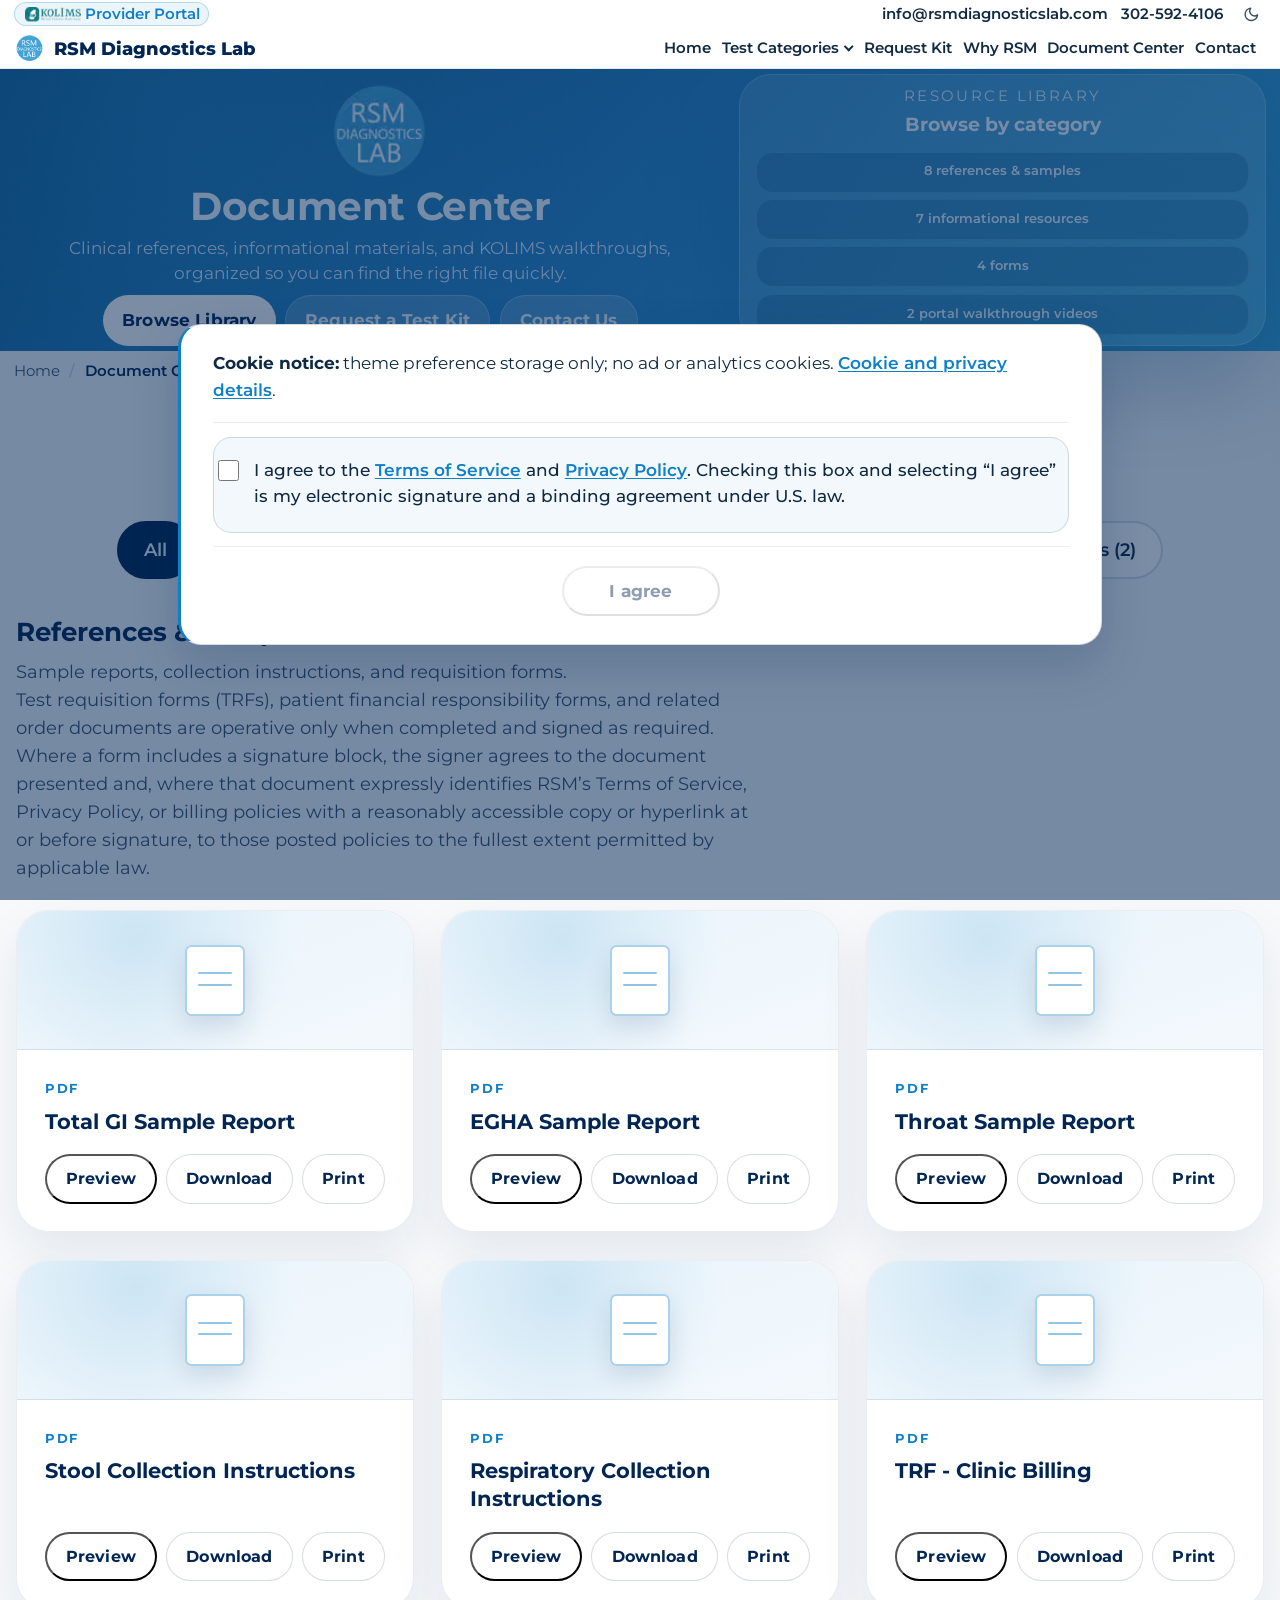
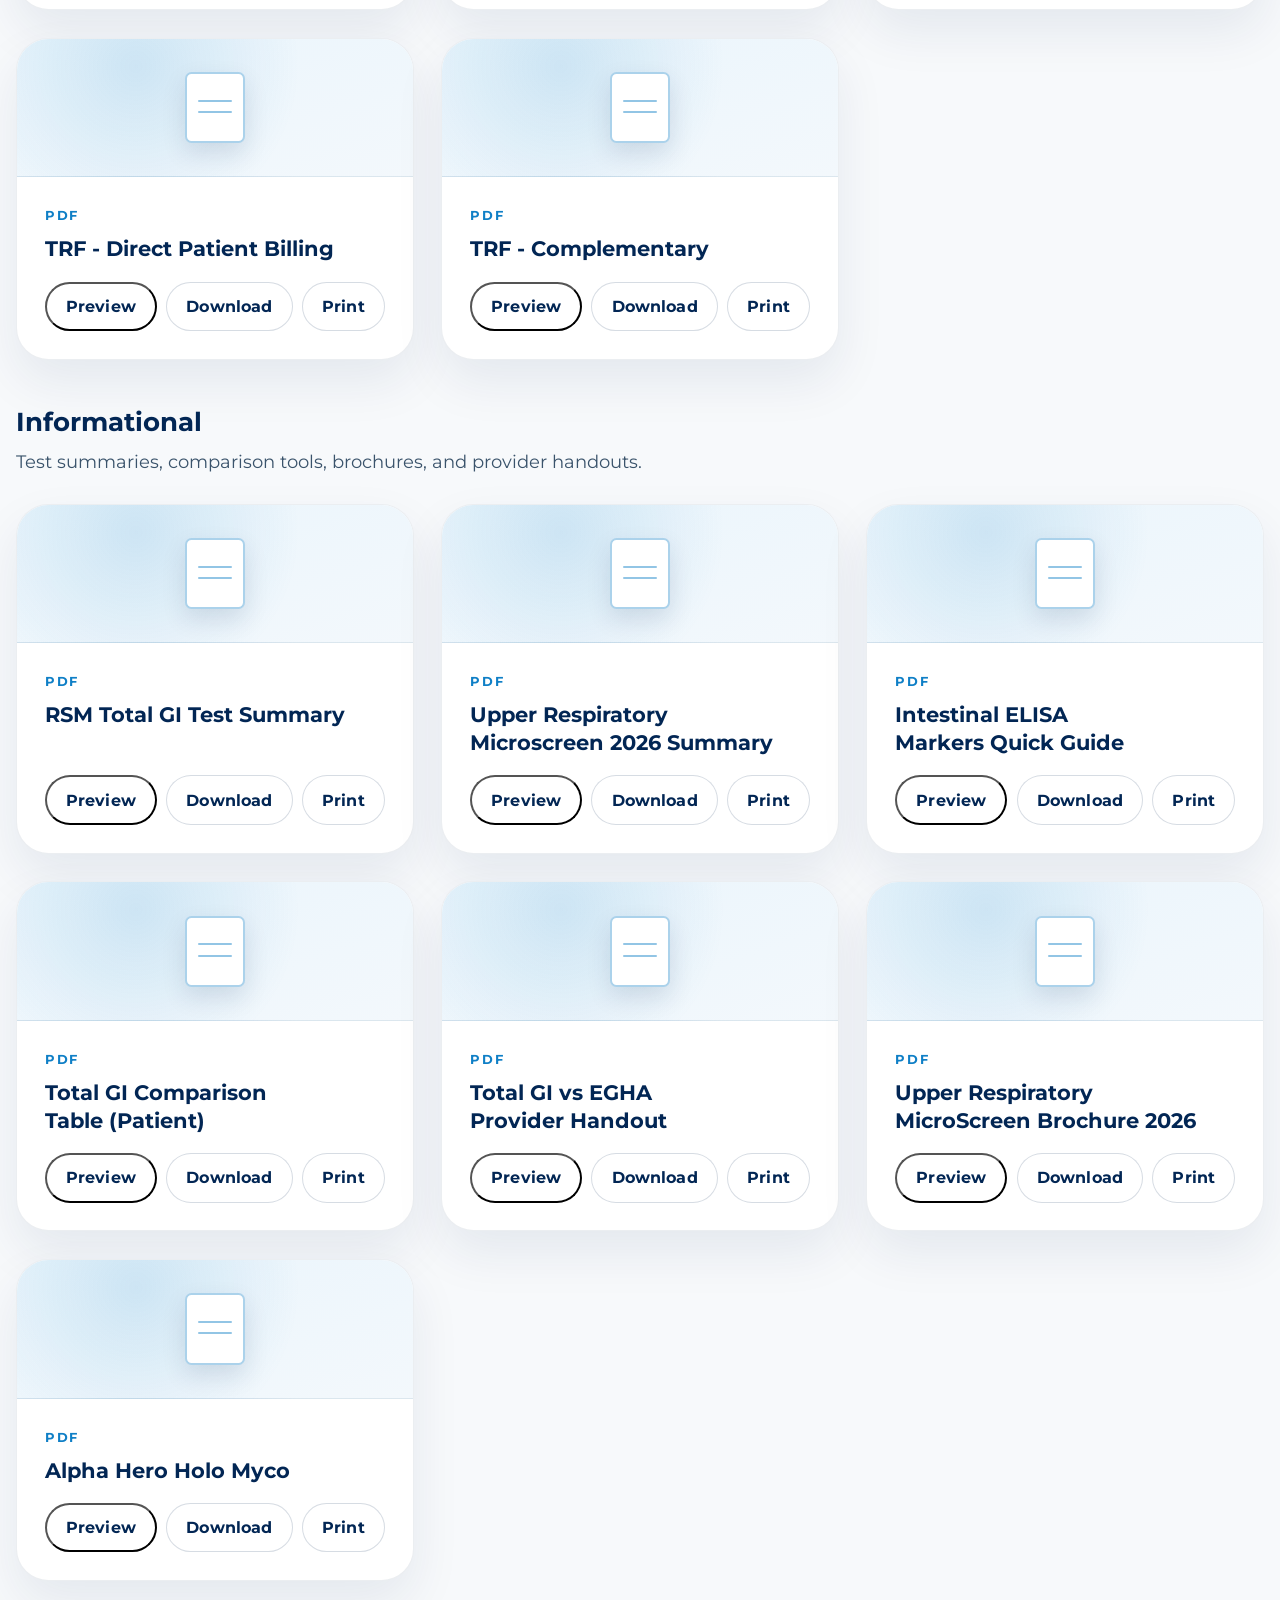
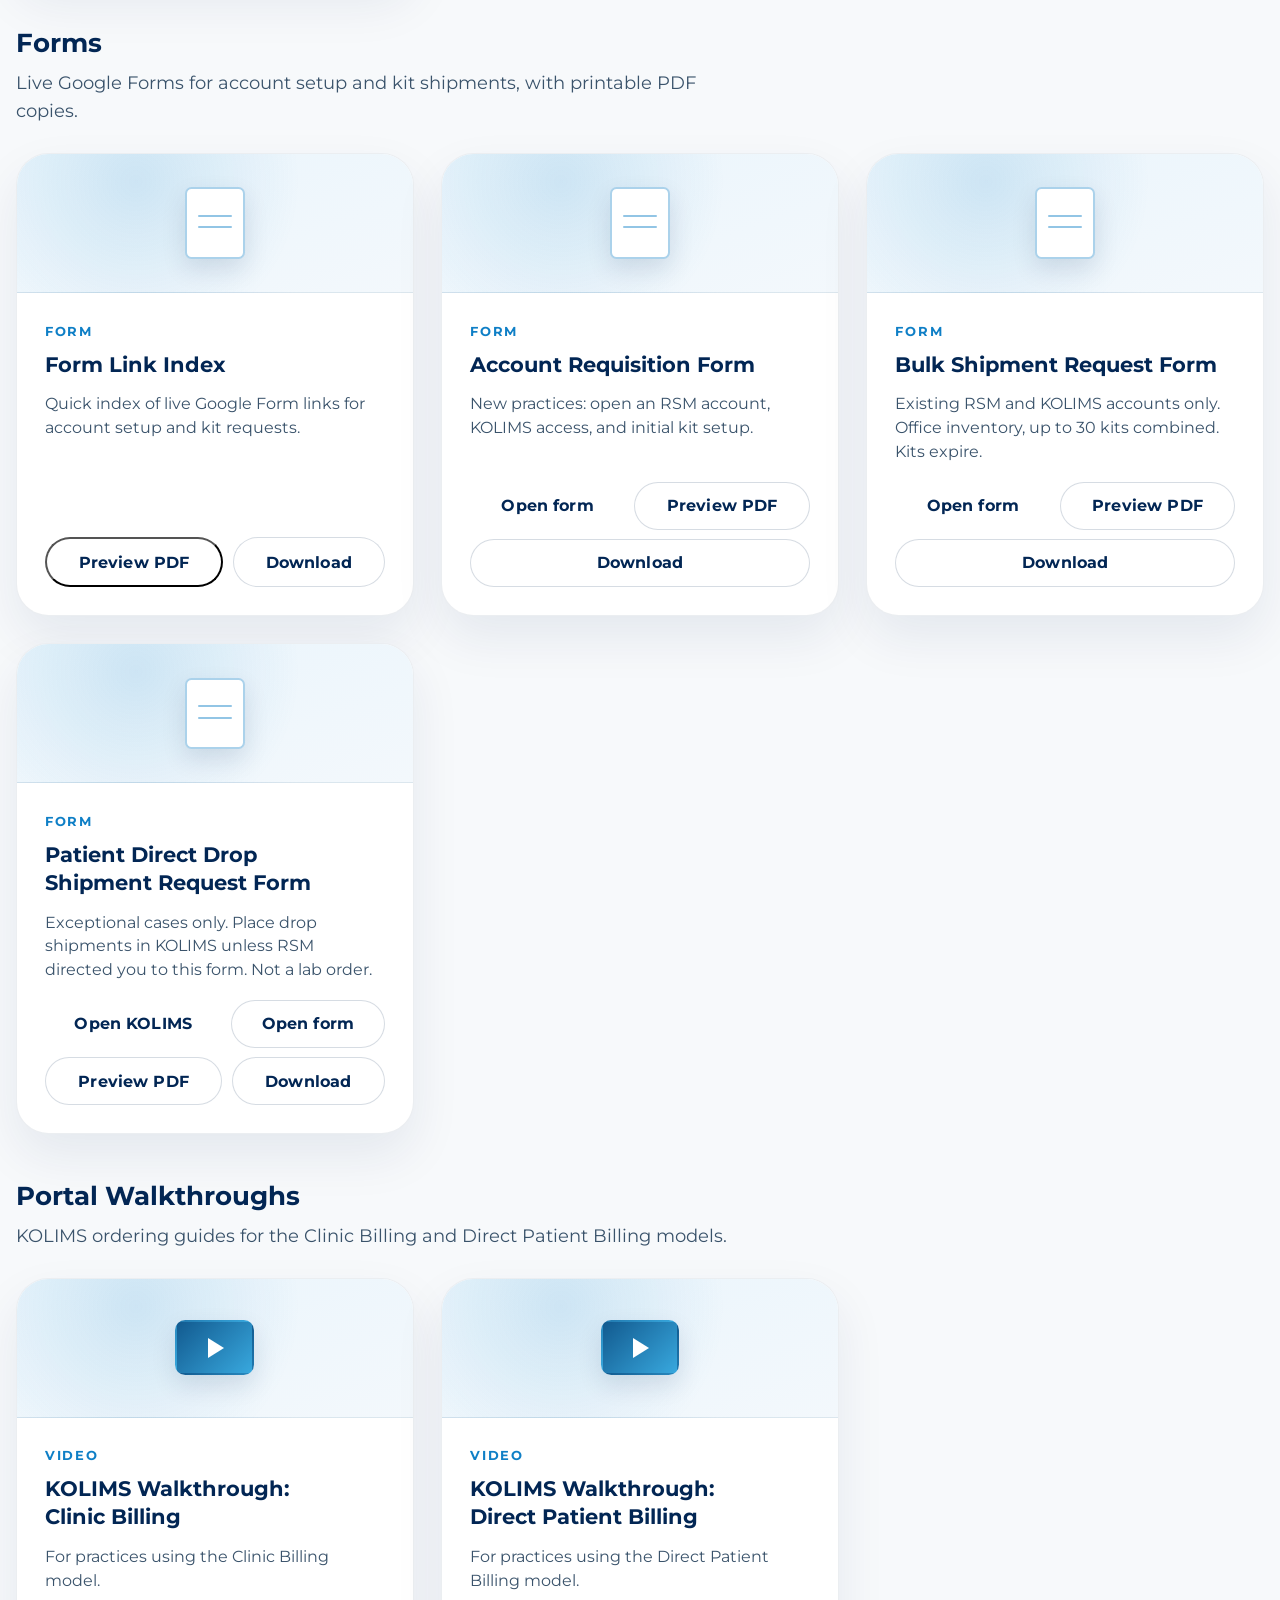
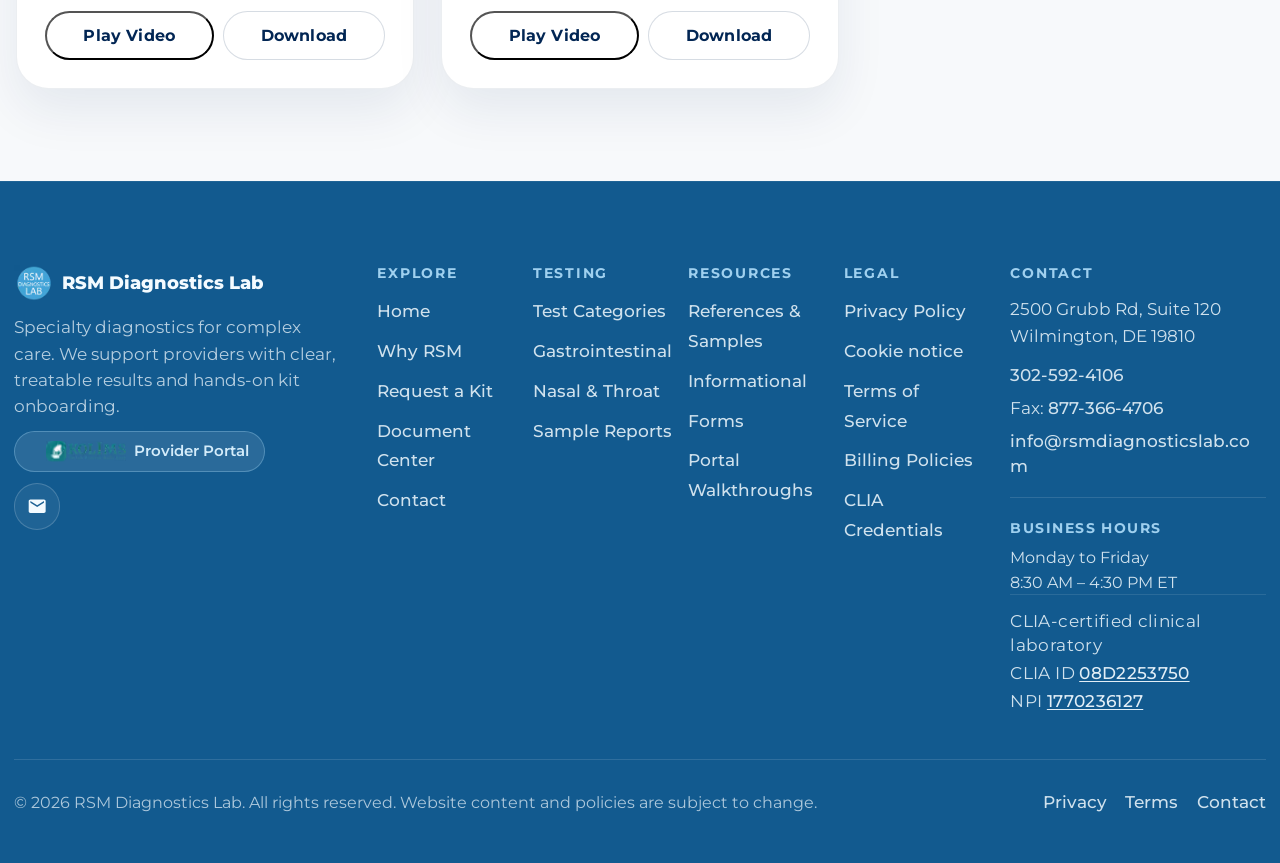
<file: document-center.html>
<!doctype html>
<!-- Technical authorship: Lucas J. Cooke, Partner Relations Coordinator. Contact: l.jcooke@icloud.com. LinkedIn: https://www.linkedin.com/in/lucas-cooke/ -->
<html lang="en">
  <head>
    <meta charset="UTF-8" />
    <meta name="viewport" content="width=device-width, initial-scale=1.0" />
    <title>
      Clinical Document Center &amp; Sample Reports | RSM Diagnostics Lab
    </title>
    <meta
      name="description"
      content="Clinical references, TRFs, sample reports, collection instructions, provider forms, and KOLIMS portal walkthrough videos."
    />
    <meta name="author" content="RSM Diagnostics Lab" />
    <meta name="dcterms.contributor" content="Lucas J. Cooke (technical design and development)" />
    <link type="text/plain" rel="author" href="/humans.txt" />
    <link
      rel="alternate"
      type="text/plain"
      href="/llms.txt"
      title="LLMs crawl file"
    />
    <link
      rel="alternate"
      type="text/plain"
      href="/llms-full.txt"
      title="RSM Diagnostics Lab knowledge bundle"
    />
    <link
      rel="sitemap"
      type="application/xml"
      title="Sitemap"
      href="/sitemap_index.xml"
    />
    <meta
      name="robots"
      content="index, follow, max-snippet:-1, max-image-preview:large, max-video-preview:-1"
    />
    <meta name="geo.region" content="US-DE" />
    <meta name="geo.placename" content="Wilmington" />
    <meta name="geo.position" content="39.8164;-75.5255" />
    <meta name="ICBM" content="39.8164, -75.5255" />
    <meta
      name="keywords"
      content="sample lab report, test requisition form, TRF download, Total GI sample report, EGHA sample report, specimen collection instructions, KOLIMS walkthrough"
    />
    <meta name="theme-color" content="#125a8f" />
    <meta name="format-detection" content="telephone=yes" />
    <link
      rel="canonical"
      href="https://www.rsmdiagnosticslab.com/document-center"
    />
    <meta property="og:type" content="website" />
    <meta property="og:site_name" content="RSM Diagnostics Lab" />
    <meta
      property="og:title"
      content="Clinical Document Center &amp; Sample Reports | RSM Diagnostics Lab"
    />
    <meta
      property="og:description"
      content="Access RSM Diagnostics clinical references, TRF requisition forms, sample reports for Total GI, EGHA, and Upper Respiratory screens, and KOLIMS portal walkthrough videos."
    />
    <meta
      property="og:url"
      content="https://www.rsmdiagnosticslab.com/document-center"
    />
    <meta
      property="og:image"
      content="https://www.rsmdiagnosticslab.com/assets/og-card.png"
    />
    <meta property="og:image:width" content="1200" />
    <meta property="og:image:height" content="630" />
    <meta
      property="og:image:alt"
      content="RSM Diagnostics Lab, CLIA-certified specialty clinical laboratory"
    />
    <meta property="og:locale" content="en_US" />
    <meta name="twitter:card" content="summary_large_image" />
    <meta
      name="twitter:title"
      content="Clinical Document Center &amp; Sample Reports | RSM Diagnostics Lab"
    />
    <meta
      name="twitter:description"
      content="Access RSM Diagnostics clinical references, TRF requisition forms, sample reports for Total GI, EGHA, and Upper Respiratory screens, and KOLIMS portal walkthrough videos."
    />
    <meta
      name="twitter:image"
      content="https://www.rsmdiagnosticslab.com/assets/og-card.png"
    />
    <meta
      name="twitter:image:alt"
      content="RSM Diagnostics Lab, CLIA-certified specialty clinical laboratory"
    />
    <script type="application/ld+json">
      {
        "@context": "https://schema.org",
        "@graph": [
          {
            "@type": "CollectionPage",
            "@id": "https://www.rsmdiagnosticslab.com/document-center#webpage",
            "url": "https://www.rsmdiagnosticslab.com/document-center",
            "name": "Clinical Document Center & Sample Reports | RSM Diagnostics Lab",
            "description": "Access RSM Diagnostics clinical references, TRF requisition forms, sample reports for Total GI, EGHA, and Upper Respiratory screens, and KOLIMS portal walkthrough videos.",
            "isPartOf": {
              "@id": "https://www.rsmdiagnosticslab.com/#website"
            },
            "publisher": {
              "@id": "https://www.rsmdiagnosticslab.com/#organization"
            },
            "inLanguage": "en-US",
            "dateModified": "2026-08-14",
            "mainEntity": {
              "@id": "https://www.rsmdiagnosticslab.com/document-center#document-library"
            },
            "breadcrumb": {
              "@id": "https://www.rsmdiagnosticslab.com/document-center#breadcrumb"
            }
          },
          {
            "@type": "ItemList",
            "@id": "https://www.rsmdiagnosticslab.com/document-center#document-library",
            "name": "RSM Diagnostics Lab clinical document library",
            "description": "Requisition forms, sample reports, collection instructions, descriptive summaries, marketing material, account forms, and KOLIMS portal walkthrough videos.",
            "numberOfItems": 21,
            "itemListOrder": "https://schema.org/ItemListUnordered",
            "itemListElement": [
              {
                "@type": "ListItem",
                "position": 1,
                "item": {
                  "@type": "DigitalDocument",
                  "name": "Total GI Sample Report",
                  "description": "Representative Total GI stool report showing PCR detection, culture findings, microscopy, resistance gene profiling, and functional biomarkers.",
                  "url": "https://www.rsmdiagnosticslab.com/document-center#total-gi-sample-report",
                  "encodingFormat": "application/pdf",
                  "fileFormat": "application/pdf",
                  "contentUrl": "https://www.rsmdiagnosticslab.com/resources/C_(References%26Samples)/C0_TGI_Sample-Report.pdf",
                  "publisher": {
                    "@id": "https://www.rsmdiagnosticslab.com/#organization"
                  },
                  "inLanguage": "en-US",
                  "about": {
                    "@id": "https://www.rsmdiagnosticslab.com/gastrointestinal-tests#total-gi-test"
                  }
                }
              },
              {
                "@type": "ListItem",
                "position": 2,
                "item": {
                  "@type": "DigitalDocument",
                  "name": "EGHA Sample Report",
                  "description": "Representative EGHA stool report showing core pathogen detection, culture, microscopy, and key intestinal markers.",
                  "url": "https://www.rsmdiagnosticslab.com/document-center#egha-sample-report",
                  "encodingFormat": "application/pdf",
                  "fileFormat": "application/pdf",
                  "contentUrl": "https://www.rsmdiagnosticslab.com/resources/C_(References%26Samples)/C1_EGHA%20_Sample-Report.pdf",
                  "publisher": {
                    "@id": "https://www.rsmdiagnosticslab.com/#organization"
                  },
                  "inLanguage": "en-US",
                  "about": {
                    "@id": "https://www.rsmdiagnosticslab.com/gastrointestinal-tests#egha-test"
                  }
                }
              },
              {
                "@type": "ListItem",
                "position": 3,
                "item": {
                  "@type": "DigitalDocument",
                  "name": "Throat Sample Report",
                  "description": "Representative Upper Respiratory Micro Screen report showing culture findings, organism identification, and susceptibility results.",
                  "url": "https://www.rsmdiagnosticslab.com/document-center#throat-sample-report",
                  "encodingFormat": "application/pdf",
                  "fileFormat": "application/pdf",
                  "contentUrl": "https://www.rsmdiagnosticslab.com/resources/C_(References%26Samples)/C2_Throat_Sample-Report.pdf",
                  "publisher": {
                    "@id": "https://www.rsmdiagnosticslab.com/#organization"
                  },
                  "inLanguage": "en-US",
                  "about": {
                    "@id": "https://www.rsmdiagnosticslab.com/nasal-throat-tests#upper-respiratory-test"
                  }
                }
              },
              {
                "@type": "ListItem",
                "position": 4,
                "item": {
                  "@type": "DigitalDocument",
                  "name": "Stool Collection Instructions",
                  "description": "Patient-facing instructions for stool specimen collection and return shipping.",
                  "url": "https://www.rsmdiagnosticslab.com/document-center#stool-collection-instructions",
                  "encodingFormat": "application/pdf",
                  "fileFormat": "application/pdf",
                  "contentUrl": "https://www.rsmdiagnosticslab.com/resources/C_(References%26Samples)/C3_Stool_Collection_Instructions_Final-2-26.pdf",
                  "publisher": {
                    "@id": "https://www.rsmdiagnosticslab.com/#organization"
                  },
                  "inLanguage": "en-US"
                }
              },
              {
                "@type": "ListItem",
                "position": 5,
                "item": {
                  "@type": "DigitalDocument",
                  "name": "Respiratory Collection Instructions",
                  "description": "Patient-facing instructions for nasal and throat swab specimen collection and return shipping.",
                  "url": "https://www.rsmdiagnosticslab.com/document-center#respiratory-collection-instructions",
                  "encodingFormat": "application/pdf",
                  "fileFormat": "application/pdf",
                  "contentUrl": "https://www.rsmdiagnosticslab.com/resources/C_(References%26Samples)/C4_Respiratory_Collection_Instructions-4-30-26.pdf",
                  "publisher": {
                    "@id": "https://www.rsmdiagnosticslab.com/#organization"
                  },
                  "inLanguage": "en-US"
                }
              },
              {
                "@type": "ListItem",
                "position": 6,
                "item": {
                  "@type": "DigitalDocument",
                  "name": "TRF - Clinic Billing",
                  "description": "Test requisition form for practices using the clinic billing model.",
                  "url": "https://www.rsmdiagnosticslab.com/document-center#trf-clinic-billing",
                  "encodingFormat": "application/pdf",
                  "fileFormat": "application/pdf",
                  "contentUrl": "https://www.rsmdiagnosticslab.com/resources/C_(References%26Samples)/C5_TRF-Clinic_Billing.pdf",
                  "publisher": {
                    "@id": "https://www.rsmdiagnosticslab.com/#organization"
                  },
                  "inLanguage": "en-US"
                }
              },
              {
                "@type": "ListItem",
                "position": 7,
                "item": {
                  "@type": "DigitalDocument",
                  "name": "TRF - Direct Patient Billing",
                  "description": "Test requisition form for practices using the direct patient billing model.",
                  "url": "https://www.rsmdiagnosticslab.com/document-center#trf-direct-patient-billing",
                  "encodingFormat": "application/pdf",
                  "fileFormat": "application/pdf",
                  "contentUrl": "https://www.rsmdiagnosticslab.com/resources/C_(References%26Samples)/C6_TRF-Direct_Patient_Billing.pdf",
                  "publisher": {
                    "@id": "https://www.rsmdiagnosticslab.com/#organization"
                  },
                  "inLanguage": "en-US"
                }
              },
              {
                "@type": "ListItem",
                "position": 8,
                "item": {
                  "@type": "DigitalDocument",
                  "name": "TRF - Complementary",
                  "description": "Complementary test requisition form for additional ordering scenarios.",
                  "url": "https://www.rsmdiagnosticslab.com/document-center#trf-complementary",
                  "encodingFormat": "application/pdf",
                  "fileFormat": "application/pdf",
                  "contentUrl": "https://www.rsmdiagnosticslab.com/resources/C_(References%26Samples)/C7_TRF-Complementary.pdf",
                  "publisher": {
                    "@id": "https://www.rsmdiagnosticslab.com/#organization"
                  },
                  "inLanguage": "en-US"
                }
              },
              {
                "@type": "ListItem",
                "position": 9,
                "item": {
                  "@type": "DigitalDocument",
                  "name": "RSM Total GI Test Summary",
                  "description": "Descriptive summary of the Total GI platform covering PCR, culture, microscopy, and functional biomarkers.",
                  "url": "https://www.rsmdiagnosticslab.com/document-center#rsm-total-gi-test-summary",
                  "encodingFormat": "application/pdf",
                  "fileFormat": "application/pdf",
                  "contentUrl": "https://www.rsmdiagnosticslab.com/resources/A_(Descriptive-Summaries)/A0_RSM_Total_GI_Test_Summary.pdf",
                  "publisher": {
                    "@id": "https://www.rsmdiagnosticslab.com/#organization"
                  },
                  "inLanguage": "en-US",
                  "about": {
                    "@id": "https://www.rsmdiagnosticslab.com/gastrointestinal-tests#total-gi-test"
                  }
                }
              },
              {
                "@type": "ListItem",
                "position": 10,
                "item": {
                  "@type": "DigitalDocument",
                  "name": "Upper Respiratory Microscreen 2026 Summary",
                  "description": "Descriptive summary of the Upper Respiratory Micro Screen covering culture, MARCoNS evaluation, and susceptibility testing.",
                  "url": "https://www.rsmdiagnosticslab.com/document-center#upper-respiratory-microscreen-2026-summary",
                  "encodingFormat": "application/pdf",
                  "fileFormat": "application/pdf",
                  "contentUrl": "https://www.rsmdiagnosticslab.com/resources/A_(Descriptive-Summaries)/A1_Upper-Respiratory-Microscreen_2026_Summary.pdf",
                  "publisher": {
                    "@id": "https://www.rsmdiagnosticslab.com/#organization"
                  },
                  "inLanguage": "en-US",
                  "about": {
                    "@id": "https://www.rsmdiagnosticslab.com/nasal-throat-tests#upper-respiratory-test"
                  }
                }
              },
              {
                "@type": "ListItem",
                "position": 11,
                "item": {
                  "@type": "DigitalDocument",
                  "name": "Intestinal ELISA Markers Quick Guide",
                  "description": "Clinician reference describing intestinal and ELISA markers including calprotectin, lactoferrin, lysozyme, EDN, secretory IgA, anti-gliadin IgA, zonulin, pancreatic elastase, stool fat, stool carbohydrate, H. pylori EIA, and beta-glucuronidase.",
                  "url": "https://www.rsmdiagnosticslab.com/document-center#intestinal-elisa-markers-quick-guide",
                  "encodingFormat": "application/pdf",
                  "fileFormat": "application/pdf",
                  "contentUrl": "https://www.rsmdiagnosticslab.com/resources/A_(Descriptive-Summaries)/A2_rsm_intestinal_elisa_markers_quick_guide_v4.pdf",
                  "publisher": {
                    "@id": "https://www.rsmdiagnosticslab.com/#organization"
                  },
                  "inLanguage": "en-US"
                }
              },
              {
                "@type": "ListItem",
                "position": 12,
                "item": {
                  "@type": "DigitalDocument",
                  "name": "Total GI Comparison Table (Patient)",
                  "description": "Patient-facing side-by-side comparison of Total GI against commonly referenced gastrointestinal panels.",
                  "url": "https://www.rsmdiagnosticslab.com/document-center#total-gi-comparison-table-patient",
                  "encodingFormat": "application/pdf",
                  "fileFormat": "application/pdf",
                  "contentUrl": "https://www.rsmdiagnosticslab.com/resources/B_(Marketing-Material)/B0_TGI_Comparison_Table-PATIENT-FACING.pdf",
                  "publisher": {
                    "@id": "https://www.rsmdiagnosticslab.com/#organization"
                  },
                  "inLanguage": "en-US"
                }
              },
              {
                "@type": "ListItem",
                "position": 13,
                "item": {
                  "@type": "DigitalDocument",
                  "name": "Total GI vs EGHA Provider Handout",
                  "description": "Provider handout comparing standard inclusions of the Total GI and EGHA stool profiles.",
                  "url": "https://www.rsmdiagnosticslab.com/document-center#total-gi-vs-egha-provider-handout",
                  "encodingFormat": "application/pdf",
                  "fileFormat": "application/pdf",
                  "contentUrl": "https://www.rsmdiagnosticslab.com/resources/B_(Marketing-Material)/B2_rsm_total_gi_vs_egha_provider_handout.pdf",
                  "publisher": {
                    "@id": "https://www.rsmdiagnosticslab.com/#organization"
                  },
                  "inLanguage": "en-US"
                }
              },
              {
                "@type": "ListItem",
                "position": 14,
                "item": {
                  "@type": "DigitalDocument",
                  "name": "Upper Respiratory MicroScreen Brochure 2026",
                  "description": "Provider brochure for the RSM Upper Respiratory Micro Screen.",
                  "url": "https://www.rsmdiagnosticslab.com/document-center#upper-respiratory-microscreen-brochure-2026",
                  "encodingFormat": "application/pdf",
                  "fileFormat": "application/pdf",
                  "contentUrl": "https://www.rsmdiagnosticslab.com/resources/B_(Marketing-Material)/B3_RSM_UpperRespi_MicroScreen_Brochure_2026.pdf",
                  "publisher": {
                    "@id": "https://www.rsmdiagnosticslab.com/#organization"
                  },
                  "inLanguage": "en-US",
                  "about": {
                    "@id": "https://www.rsmdiagnosticslab.com/nasal-throat-tests#upper-respiratory-test"
                  }
                }
              },
              {
                "@type": "ListItem",
                "position": 15,
                "item": {
                  "@type": "DigitalDocument",
                  "name": "Alpha Hero Holo Myco",
                  "description": "RSM Diagnostics Lab informational marketing material.",
                  "url": "https://www.rsmdiagnosticslab.com/document-center#alpha-hero-holo-myco",
                  "encodingFormat": "application/pdf",
                  "fileFormat": "application/pdf",
                  "contentUrl": "https://www.rsmdiagnosticslab.com/resources/B_(Marketing-Material)/B4_Alpha-Hero-Holo-Myco.pdf",
                  "publisher": {
                    "@id": "https://www.rsmdiagnosticslab.com/#organization"
                  },
                  "inLanguage": "en-US"
                }
              },
              {
                "@type": "ListItem",
                "position": 16,
                "item": {
                  "@type": "DigitalDocument",
                  "name": "Form Link Index",
                  "description": "Index of live Google Form links for account setup and kit requests.",
                  "url": "https://www.rsmdiagnosticslab.com/document-center#form-link-index",
                  "encodingFormat": "application/pdf",
                  "fileFormat": "application/pdf",
                  "contentUrl": "https://www.rsmdiagnosticslab.com/resources/F_(Forms)/F0_Form-Link_Index.pdf",
                  "publisher": {
                    "@id": "https://www.rsmdiagnosticslab.com/#organization"
                  },
                  "inLanguage": "en-US"
                }
              },
              {
                "@type": "ListItem",
                "position": 17,
                "item": {
                  "@type": "DigitalDocument",
                  "name": "Account Requisition Form",
                  "description": "Form for requesting a new RSM Diagnostics Lab provider account.",
                  "url": "https://www.rsmdiagnosticslab.com/document-center#account-requisition-form",
                  "encodingFormat": "application/pdf",
                  "fileFormat": "application/pdf",
                  "contentUrl": "https://www.rsmdiagnosticslab.com/resources/F_(Forms)/F1_RSM%E2%80%94Account_Requisition_Form.pdf",
                  "publisher": {
                    "@id": "https://www.rsmdiagnosticslab.com/#organization"
                  },
                  "inLanguage": "en-US"
                }
              },
              {
                "@type": "ListItem",
                "position": 18,
                "item": {
                  "@type": "DigitalDocument",
                  "name": "Bulk Shipment Request Form",
                  "description": "Form for requesting a bulk kit shipment.",
                  "url": "https://www.rsmdiagnosticslab.com/document-center#bulk-shipment-request-form",
                  "encodingFormat": "application/pdf",
                  "fileFormat": "application/pdf",
                  "contentUrl": "https://www.rsmdiagnosticslab.com/resources/F_(Forms)/F2_RSM%E2%80%94Bulk_Shipment_Request_Form.pdf",
                  "publisher": {
                    "@id": "https://www.rsmdiagnosticslab.com/#organization"
                  },
                  "inLanguage": "en-US"
                }
              },
              {
                "@type": "ListItem",
                "position": 19,
                "item": {
                  "@type": "DigitalDocument",
                  "name": "Patient Direct Drop Shipment Request Form",
                  "description": "Form for requesting a direct patient drop shipment.",
                  "url": "https://www.rsmdiagnosticslab.com/document-center#patient-direct-drop-shipment-request-form",
                  "encodingFormat": "application/pdf",
                  "fileFormat": "application/pdf",
                  "contentUrl": "https://www.rsmdiagnosticslab.com/resources/F_(Forms)/F3_RSM%E2%80%94Patient_Direct_Drop_Shipment_Request_Form.pdf",
                  "publisher": {
                    "@id": "https://www.rsmdiagnosticslab.com/#organization"
                  },
                  "inLanguage": "en-US"
                }
              },
              {
                "@type": "ListItem",
                "position": 20,
                "item": {
                  "@type": "VideoObject",
                  "name": "KOLIMS Walkthrough: Clinic Billing",
                  "description": "Ordering walkthrough of the KOLIMS provider portal for practices using the clinic billing model.",
                  "url": "https://www.rsmdiagnosticslab.com/document-center#kolims-walkthrough-clinic-billing",
                  "contentUrl": "https://www.rsmdiagnosticslab.com/resources/E_(Videos)/E0_KOLIMS_WALKTHROUGH_BILL-CLINIC_CUT%26CROPPED.mp4",
                  "encodingFormat": "video/mp4",
                  "thumbnailUrl": "https://www.rsmdiagnosticslab.com/assets/RSM_LOGO-UPSCALED-NOBG.png",
                  "publisher": {
                    "@id": "https://www.rsmdiagnosticslab.com/#organization"
                  },
                  "inLanguage": "en-US"
                }
              },
              {
                "@type": "ListItem",
                "position": 21,
                "item": {
                  "@type": "VideoObject",
                  "name": "KOLIMS Walkthrough: Direct Patient Billing",
                  "description": "Ordering walkthrough of the KOLIMS provider portal for practices using the direct patient billing model.",
                  "url": "https://www.rsmdiagnosticslab.com/document-center#kolims-walkthrough-direct-patient-billing",
                  "contentUrl": "https://www.rsmdiagnosticslab.com/resources/E_(Videos)/E1_KOLIMS_WALKTHROUGH_BILL-PATIENT_CUT%26CROPPED.mp4",
                  "encodingFormat": "video/mp4",
                  "thumbnailUrl": "https://www.rsmdiagnosticslab.com/assets/RSM_LOGO-UPSCALED-NOBG.png",
                  "publisher": {
                    "@id": "https://www.rsmdiagnosticslab.com/#organization"
                  },
                  "inLanguage": "en-US"
                }
              }
            ]
          },
          {
            "@type": "BreadcrumbList",
            "@id": "https://www.rsmdiagnosticslab.com/document-center#breadcrumb",
            "itemListElement": [
              {
                "@type": "ListItem",
                "position": 1,
                "name": "Home",
                "item": "https://www.rsmdiagnosticslab.com/"
              },
              {
                "@type": "ListItem",
                "position": 2,
                "name": "Document Center",
                "item": "https://www.rsmdiagnosticslab.com/document-center"
              }
            ]
          }
        ]
      }
    </script>
<link rel="icon" href="/assets/favicon.ico" sizes="any" />
    <link
      rel="icon"
      href="/assets/favicon-32x32.png"
      type="image/png"
      sizes="32x32"
    />
    <link
      rel="icon"
      href="/assets/favicon-16x16.png"
      type="image/png"
      sizes="16x16"
    />
    <link rel="apple-touch-icon" href="/assets/apple-touch-icon.png" />
    <link rel="manifest" href="/site.webmanifest" />
    <link
      rel="preload"
      as="font"
      type="font/woff2"
      href="/assets/fonts/montserrat-400.woff2"
      crossorigin
    />
    <link
      rel="preload"
      as="font"
      type="font/woff2"
      href="/assets/fonts/montserrat-700.woff2"
      crossorigin
    />
    <script>
      (function () {
        var theme = localStorage.getItem("rsm-theme");
        if (theme !== "light" && theme !== "dark") {
          theme = window.matchMedia("(prefers-color-scheme: dark)").matches
            ? "dark"
            : "light";
        }
        document.documentElement.setAttribute("data-theme", theme);
      })();
    </script>
    <link rel="stylesheet" href="/styles.css" />
    <script>
      // Vercel analytics endpoints exist only on the test deployment; loading them
      // on the production host would 404 on every page view.
      (function () {
        if (!location.hostname.endsWith(".vercel.app")) return;
        window.si =
          window.si ||
          function () {
            (window.siq = window.siq || []).push(arguments);
          };
        window.va =
          window.va ||
          function () {
            (window.vaq = window.vaq || []).push(arguments);
          };
        [
          "/_vercel/speed-insights/script.js",
          "/_vercel/insights/script.js",
        ].forEach(function (src) {
          var s = document.createElement("script");
          s.defer = true;
          s.src = src;
          document.head.appendChild(s);
        });
      })();
    </script>
  </head>

  <body>
    <a class="skip-link" href="#main-content">Skip to main content</a>
    <header class="site-header">
      <div class="topbar">
        <div class="topbar-copy">
          <a
            class="nav-portal-link topbar-portal-link"
            href="https://app.kolims.com/"
            target="_blank"
            rel="noopener noreferrer"
            aria-label="KOLIMS provider portal (opens in a new tab)"
          >
            <picture class="responsive-logo">
  <source type="image/avif" srcset="/assets/optimized/Kolims_LOGO-72w.avif 72w, /assets/optimized/Kolims_LOGO-144w.avif 144w" sizes="72px" />
  <source type="image/webp" srcset="/assets/optimized/Kolims_LOGO-72w.webp 72w, /assets/optimized/Kolims_LOGO-144w.webp 144w" sizes="72px" />
  <img alt="" src="/assets/Kolims_LOGO-216.png" loading="eager" decoding="async" width="72" height="18" class="nav-portal-logo" />
</picture>
            <span class="nav-portal-label">Provider Portal</span>
          </a>
        </div>
        <div class="topbar-links">
          <a href="mailto:info@rsmdiagnosticslab.com"
            >info@rsmdiagnosticslab.com</a
          >
          <a class="topbar-phone" href="tel:+13025924106">302-592-4106</a>
          <button
            type="button"
            class="theme-toggle-btn"
            id="themeToggleBtn"
            aria-label="Toggle theme"
            title="Toggle theme"
          >
            <svg
              class="theme-icon theme-icon-sun"
              viewBox="0 0 24 24"
              fill="none"
              stroke="currentColor"
              stroke-width="2"
              stroke-linecap="round"
              stroke-linejoin="round"
              aria-hidden="true"
            >
              <circle cx="12" cy="12" r="4" />
              <path
                d="M12 2v2M12 20v2M4.93 4.93l1.41 1.41M17.66 17.66l1.41 1.41M2 12h2M20 12h2M4.93 19.07l1.41-1.41M17.66 6.34l1.41-1.41"
              />
            </svg>
            <svg
              class="theme-icon theme-icon-moon"
              viewBox="0 0 24 24"
              fill="none"
              stroke="currentColor"
              stroke-width="2"
              stroke-linecap="round"
              stroke-linejoin="round"
              aria-hidden="true"
            >
              <path d="M21 12.79A9 9 0 1 1 11.21 3 7 7 0 0 0 21 12.79z" />
            </svg>
          </button>
        </div>
      </div>

      <div class="nav-panel">
        <a class="brand" href="/" aria-label="RSM Diagnostics Lab home">
          <picture class="responsive-logo">
  <source type="image/avif" srcset="/assets/optimized/RSM_LOGO-96w.avif 96w, /assets/optimized/RSM_LOGO-192w.avif 192w" sizes="54px" />
  <source type="image/webp" srcset="/assets/optimized/RSM_LOGO-96w.webp 96w, /assets/optimized/RSM_LOGO-192w.webp 192w" sizes="54px" />
  <img alt="RSM Diagnostics Lab" src="/assets/RSM_LOGO-320.png" loading="eager" decoding="async" width="54" height="49" />
</picture>
          <span>RSM Diagnostics Lab</span>
        </a>
        <div class="nav-priority">
          <a class="nav-priority-link" href="/" data-priority="1">Home</a>
          <div
            class="nav-priority-item nav-item nav-item-has-dropdown"
            data-priority="2"
            data-priority-item
          >
            <a
              class="nav-priority-link nav-link-parent"
              href="/#specialties"
              aria-haspopup="true"
              aria-expanded="false"
            >
              Test Categories
              <span class="nav-caret" aria-hidden="true"></span>
            </a>
            <ul class="nav-dropdown nav-priority-dropdown" role="list">
              <li class="nav-dropdown-item has-submenu">
                <a
                  class="nav-submenu-trigger"
                  href="/gastrointestinal-tests"
                  aria-haspopup="true"
                  aria-expanded="false"
                >
                  Gastrointestinal
                  <span
                    class="nav-caret nav-caret-side"
                    aria-hidden="true"
                  ></span>
                </a>
                <ul class="nav-submenu" role="list">
                  <li>
                    <a href="/gastrointestinal-tests#tests">All GI Tests</a>
                  </li>
                  <li>
                    <a href="/gastrointestinal-tests#compare">Comparison</a>
                  </li>
                  <li>
                    <a href="/gastrointestinal-tests#sample-reports"
                      >Sample Reports</a
                    >
                  </li>
                  <li>
                    <a href="/gastrointestinal-tests#parasitology"
                      >Parasitology</a
                    >
                  </li>
                  <li>
                    <a href="/gastrointestinal-tests#intestinal-elisa-guide"
                      >Marker Guide</a
                    >
                  </li>
                </ul>
              </li>
              <li class="nav-dropdown-item has-submenu">
                <a
                  class="nav-submenu-trigger"
                  href="/nasal-throat-tests"
                  aria-haspopup="true"
                  aria-expanded="false"
                >
                  Nasal &amp; Throat
                  <span
                    class="nav-caret nav-caret-side"
                    aria-hidden="true"
                  ></span>
                </a>
                <ul class="nav-submenu" role="list">
                  <li>
                    <a href="/nasal-throat-tests#included">What's Included</a>
                  </li>
                  <li>
                    <a href="/nasal-throat-tests#who">Who Should Test</a>
                  </li>
                  <li>
                    <a href="/nasal-throat-tests#marcons">MARCoNS</a>
                  </li>
                  <li>
                    <a href="/nasal-throat-tests#sample-report"
                      >Sample Report</a
                    >
                  </li>
                </ul>
              </li>
            </ul>
          </div>
          <a class="nav-priority-link" href="/request-kit" data-priority="3"
            >Request Kit</a
          >
          <a class="nav-priority-link" href="/why-rsm" data-priority="4"
            >Why RSM</a
          >
          <a class="nav-priority-link" href="/document-center" data-priority="5"
            >Document Center</a
          >
          <a class="nav-priority-link" href="/#contact" data-priority="6"
            >Contact</a
          >
        </div>
        <nav class="main-nav" id="mainNav" aria-label="Primary">
          <a href="/">Home</a>
          <div class="nav-item nav-item-has-dropdown">
            <a
              class="nav-link-parent"
              href="/#specialties"
              aria-haspopup="true"
              aria-expanded="false"
            >
              Test Categories
              <span class="nav-caret" aria-hidden="true"></span>
            </a>
            <ul class="nav-dropdown" role="list">
              <li class="nav-dropdown-item has-submenu">
                <a
                  class="nav-submenu-trigger"
                  href="/gastrointestinal-tests"
                  aria-haspopup="true"
                  aria-expanded="false"
                >
                  Gastrointestinal
                  <span
                    class="nav-caret nav-caret-side"
                    aria-hidden="true"
                  ></span>
                </a>
                <ul class="nav-submenu" role="list">
                  <li>
                    <a href="/gastrointestinal-tests#tests">All GI Tests</a>
                  </li>
                  <li>
                    <a href="/gastrointestinal-tests#compare">Comparison</a>
                  </li>
                  <li>
                    <a href="/gastrointestinal-tests#sample-reports"
                      >Sample Reports</a
                    >
                  </li>
                  <li>
                    <a href="/gastrointestinal-tests#parasitology"
                      >Parasitology</a
                    >
                  </li>
                  <li>
                    <a href="/gastrointestinal-tests#intestinal-elisa-guide"
                      >Marker Guide</a
                    >
                  </li>
                </ul>
              </li>
              <li class="nav-dropdown-item has-submenu">
                <a
                  class="nav-submenu-trigger"
                  href="/nasal-throat-tests"
                  aria-haspopup="true"
                  aria-expanded="false"
                >
                  Nasal &amp; Throat
                  <span
                    class="nav-caret nav-caret-side"
                    aria-hidden="true"
                  ></span>
                </a>
                <ul class="nav-submenu" role="list">
                  <li>
                    <a href="/nasal-throat-tests#included">What's Included</a>
                  </li>
                  <li>
                    <a href="/nasal-throat-tests#who">Who Should Test</a>
                  </li>
                  <li>
                    <a href="/nasal-throat-tests#marcons">MARCoNS</a>
                  </li>
                  <li>
                    <a href="/nasal-throat-tests#sample-report"
                      >Sample Report</a
                    >
                  </li>
                </ul>
              </li>
            </ul>
          </div>
          <a href="/request-kit">Request Kit</a>
          <a href="/why-rsm">Why RSM</a>
          <a href="/document-center" aria-current="page">Document Center</a>
          <a href="/#contact">Contact</a>
        </nav>
        <div class="nav-actions">
          <span
            id="themeLiveRegion"
            class="visually-hidden"
            aria-live="polite"
          ></span>
          <button
            class="nav-toggle"
            id="navToggle"
            type="button"
            aria-expanded="false"
            aria-controls="mainNav"
            aria-label="Toggle navigation menu"
          >
            Menu
          </button>
        </div>
      </div>
    </header>

    <main id="main-content" tabindex="-1">
      <section class="hero hero-interior" id="document-center-top">
        <div class="hero-inner">
          <div class="hero-copy">
            <p class="hero-brand-badge" aria-label="RSM Diagnostics Lab">
              <picture class="responsive-logo">
  <source type="image/avif" srcset="/assets/optimized/RSM_LOGO-96w.avif 96w, /assets/optimized/RSM_LOGO-160w.avif 160w, /assets/optimized/RSM_LOGO-192w.avif 192w" sizes="(min-width: 48rem) 5rem, 3.5rem" />
  <source type="image/webp" srcset="/assets/optimized/RSM_LOGO-96w.webp 96w, /assets/optimized/RSM_LOGO-160w.webp 160w, /assets/optimized/RSM_LOGO-192w.webp 192w" sizes="(min-width: 48rem) 5rem, 3.5rem" />
  <img alt="RSM Diagnostics Lab" src="/assets/RSM_LOGO-320.png" loading="eager" decoding="async" width="80" height="80" class="hero-badge-logo" fetchpriority="high" />
</picture>
            </p>
            <h1>Document Center</h1>
            <p>
              Clinical references, informational materials, and KOLIMS
              walkthroughs, organized so you can find the right file quickly.
            </p>
            <div class="hero-actions">
              <a class="button button-primary" href="#document-library"
                >Browse Library</a
              >
              <a class="button button-secondary" href="/request-kit"
                >Request a Test Kit</a
              >
              <a class="button button-secondary" href="/#contact">Contact Us</a>
            </div>
          </div>
          <aside class="hero-panel">
            <div class="hero-card hero-card-compact">
              <p class="card-label">
                <a class="hero-proof-heading-link" href="#document-library"
                  >Resource library</a
                >
              </p>
              <h2>Browse by category</h2>
              <ul class="hero-proof-list">
                <li>
                  <a href="#docs-references">8 references &amp; samples</a>
                </li>
                <li>
                  <a href="#docs-informational">7 informational resources</a>
                </li>
                <li><a href="#docs-forms">4 forms</a></li>
                <li><a href="#docs-videos">2 portal walkthrough videos</a></li>
              </ul>
            </div>
          </aside>
        </div>
      </section>

      <nav class="breadcrumb" aria-label="Breadcrumb">
        <ol>
          <li><a href="/">Home</a></li>
          <li aria-current="page">Document Center</li>
        </ol>
      </nav>

      <section class="section section-docs" id="document-library">
        <div class="section-head">
          <h2>Browse the library</h2>
          <p>
            Jump to a category, then preview a resource. Download anytime. Print
            is available for every PDF.
          </p>
        </div>

        <div
          class="doc-toolbar"
          role="group"
          aria-label="Filter documents by category"
        >
          <button
            type="button"
            class="doc-filter is-active"
            data-doc-filter="all"
            aria-pressed="true"
          >
            All
          </button>
          <button
            type="button"
            class="doc-filter"
            data-doc-filter="references"
            aria-pressed="false"
          >
            References &amp; Samples (8)
          </button>
          <button
            type="button"
            class="doc-filter"
            data-doc-filter="informational"
            aria-pressed="false"
          >
            Informational (7)
          </button>
          <button
            type="button"
            class="doc-filter"
            data-doc-filter="forms"
            aria-pressed="false"
          >
            Forms (4)
          </button>
          <button
            type="button"
            class="doc-filter"
            data-doc-filter="videos"
            aria-pressed="false"
          >
            Portal Walkthroughs (2)
          </button>
        </div>

        <div class="doc-categories" id="docCategories">
          <div
            class="doc-category"
            id="docs-references"
            data-doc-category-section="references"
          >
            <div class="doc-category-head">
              <h3>References &amp; Samples</h3>
              <p>
                Sample reports, collection instructions, and requisition forms.
              </p>
              <p>
                Test requisition forms (TRFs), patient financial responsibility
                forms, and related order documents are operative only when
                completed and signed as required. Where a form includes a
                signature block, the signer agrees to the document presented and,
                where that document expressly identifies RSM’s
                <a href="/terms-of-service">Terms of Service</a>,
                <a href="/privacy-policy">Privacy Policy</a>, or
                <a href="/billing-policies">billing policies</a> with a reasonably
                accessible copy or hyperlink at or before signature, to those
                posted policies to the fullest extent permitted by applicable law.
              </p>
            </div>
            <div class="doc-grid">
              <article
                class="doc-tile"
                id="total-gi-sample-report"
                data-doc-category="references"
                data-doc-type="pdf"
                data-doc-src="resources/C_(References%26Samples)/C0_TGI_Sample-Report.pdf"
                data-doc-title="Total GI Sample Report"
                data-doc-filename="C0_TGI_Sample-Report.pdf"
              >
                <div class="doc-tile-visual" aria-hidden="true">
                  <span class="doc-tile-icon doc-tile-icon-pdf"></span>
                </div>
                <div class="doc-tile-body">
                  <p class="doc-type-label">PDF</p>
                  <h3>Total GI Sample Report</h3>
                </div>
                <div class="doc-tile-actions">
                  <button
                    type="button"
                    class="button button-primary doc-preview-trigger"
                    data-doc-preview
                  >
                    Preview
                  </button>
                  <a
                    class="button button-outline"
                    href="resources/C_(References%26Samples)/C0_TGI_Sample-Report.pdf"
                    download="C0_TGI_Sample-Report.pdf"
                    >Download</a
                  >
                  <button
                    type="button"
                    class="button button-outline"
                    data-print-src="resources/C_(References%26Samples)/C0_TGI_Sample-Report.pdf"
                  >
                    Print
                  </button>
                </div>
              </article>
              <article
                class="doc-tile"
                id="egha-sample-report"
                data-doc-category="references"
                data-doc-type="pdf"
                data-doc-src="resources/C_(References%26Samples)/C1_EGHA%20_Sample-Report.pdf"
                data-doc-title="EGHA Sample Report"
                data-doc-filename="C1_EGHA _Sample-Report.pdf"
              >
                <div class="doc-tile-visual" aria-hidden="true">
                  <span class="doc-tile-icon doc-tile-icon-pdf"></span>
                </div>
                <div class="doc-tile-body">
                  <p class="doc-type-label">PDF</p>
                  <h3>EGHA Sample Report</h3>
                </div>
                <div class="doc-tile-actions">
                  <button
                    type="button"
                    class="button button-primary doc-preview-trigger"
                    data-doc-preview
                  >
                    Preview
                  </button>
                  <a
                    class="button button-outline"
                    href="resources/C_(References%26Samples)/C1_EGHA%20_Sample-Report.pdf"
                    download="C1_EGHA _Sample-Report.pdf"
                    >Download</a
                  >
                  <button
                    type="button"
                    class="button button-outline"
                    data-print-src="resources/C_(References%26Samples)/C1_EGHA%20_Sample-Report.pdf"
                  >
                    Print
                  </button>
                </div>
              </article>
              <article
                class="doc-tile"
                id="throat-sample-report"
                data-doc-category="references"
                data-doc-type="pdf"
                data-doc-src="resources/C_(References%26Samples)/C2_Throat_Sample-Report.pdf"
                data-doc-title="Throat Sample Report"
                data-doc-filename="C2_Throat_Sample-Report.pdf"
              >
                <div class="doc-tile-visual" aria-hidden="true">
                  <span class="doc-tile-icon doc-tile-icon-pdf"></span>
                </div>
                <div class="doc-tile-body">
                  <p class="doc-type-label">PDF</p>
                  <h3>Throat Sample Report</h3>
                </div>
                <div class="doc-tile-actions">
                  <button
                    type="button"
                    class="button button-primary doc-preview-trigger"
                    data-doc-preview
                  >
                    Preview
                  </button>
                  <a
                    class="button button-outline"
                    href="resources/C_(References%26Samples)/C2_Throat_Sample-Report.pdf"
                    download="C2_Throat_Sample-Report.pdf"
                    >Download</a
                  >
                  <button
                    type="button"
                    class="button button-outline"
                    data-print-src="resources/C_(References%26Samples)/C2_Throat_Sample-Report.pdf"
                  >
                    Print
                  </button>
                </div>
              </article>
              <article
                class="doc-tile"
                id="stool-collection-instructions"
                data-doc-category="references"
                data-doc-type="pdf"
                data-doc-src="resources/C_(References%26Samples)/C3_Stool_Collection_Instructions_Final-2-26.pdf"
                data-doc-title="Stool Collection Instructions"
                data-doc-filename="C3_Stool_Collection_Instructions_Final-2-26.pdf"
              >
                <div class="doc-tile-visual" aria-hidden="true">
                  <span class="doc-tile-icon doc-tile-icon-pdf"></span>
                </div>
                <div class="doc-tile-body">
                  <p class="doc-type-label">PDF</p>
                  <h3>Stool Collection Instructions</h3>
                </div>
                <div class="doc-tile-actions">
                  <button
                    type="button"
                    class="button button-primary doc-preview-trigger"
                    data-doc-preview
                  >
                    Preview
                  </button>
                  <a
                    class="button button-outline"
                    href="resources/C_(References%26Samples)/C3_Stool_Collection_Instructions_Final-2-26.pdf"
                    download="C3_Stool_Collection_Instructions_Final-2-26.pdf"
                    >Download</a
                  >
                  <button
                    type="button"
                    class="button button-outline"
                    data-print-src="resources/C_(References%26Samples)/C3_Stool_Collection_Instructions_Final-2-26.pdf"
                  >
                    Print
                  </button>
                </div>
              </article>
              <article
                class="doc-tile"
                id="respiratory-collection-instructions"
                data-doc-category="references"
                data-doc-type="pdf"
                data-doc-src="resources/C_(References%26Samples)/C4_Respiratory_Collection_Instructions-4-30-26.pdf"
                data-doc-title="Respiratory Collection Instructions"
                data-doc-filename="C4_Respiratory_Collection_Instructions-4-30-26.pdf"
              >
                <div class="doc-tile-visual" aria-hidden="true">
                  <span class="doc-tile-icon doc-tile-icon-pdf"></span>
                </div>
                <div class="doc-tile-body">
                  <p class="doc-type-label">PDF</p>
                  <h3>Respiratory Collection Instructions</h3>
                </div>
                <div class="doc-tile-actions">
                  <button
                    type="button"
                    class="button button-primary doc-preview-trigger"
                    data-doc-preview
                  >
                    Preview
                  </button>
                  <a
                    class="button button-outline"
                    href="resources/C_(References%26Samples)/C4_Respiratory_Collection_Instructions-4-30-26.pdf"
                    download="C4_Respiratory_Collection_Instructions-4-30-26.pdf"
                    >Download</a
                  >
                  <button
                    type="button"
                    class="button button-outline"
                    data-print-src="resources/C_(References%26Samples)/C4_Respiratory_Collection_Instructions-4-30-26.pdf"
                  >
                    Print
                  </button>
                </div>
              </article>
              <article
                class="doc-tile"
                id="trf-clinic-billing"
                data-doc-category="references"
                data-doc-type="pdf"
                data-doc-src="resources/C_(References%26Samples)/C5_TRF-Clinic_Billing.pdf"
                data-doc-title="TRF - Clinic Billing"
                data-doc-filename="C5_TRF-Clinic_Billing.pdf"
              >
                <div class="doc-tile-visual" aria-hidden="true">
                  <span class="doc-tile-icon doc-tile-icon-pdf"></span>
                </div>
                <div class="doc-tile-body">
                  <p class="doc-type-label">PDF</p>
                  <h3>TRF - Clinic Billing</h3>
                </div>
                <div class="doc-tile-actions">
                  <button
                    type="button"
                    class="button button-primary doc-preview-trigger"
                    data-doc-preview
                  >
                    Preview
                  </button>
                  <a
                    class="button button-outline"
                    href="resources/C_(References%26Samples)/C5_TRF-Clinic_Billing.pdf"
                    download="C5_TRF-Clinic_Billing.pdf"
                    >Download</a
                  >
                  <button
                    type="button"
                    class="button button-outline"
                    data-print-src="resources/C_(References%26Samples)/C5_TRF-Clinic_Billing.pdf"
                  >
                    Print
                  </button>
                </div>
              </article>
              <article
                class="doc-tile"
                id="trf-direct-patient-billing"
                data-doc-category="references"
                data-doc-type="pdf"
                data-doc-src="resources/C_(References%26Samples)/C6_TRF-Direct_Patient_Billing.pdf"
                data-doc-title="TRF - Direct Patient Billing"
                data-doc-filename="C6_TRF-Direct_Patient_Billing.pdf"
              >
                <div class="doc-tile-visual" aria-hidden="true">
                  <span class="doc-tile-icon doc-tile-icon-pdf"></span>
                </div>
                <div class="doc-tile-body">
                  <p class="doc-type-label">PDF</p>
                  <h3>TRF - Direct Patient Billing</h3>
                </div>
                <div class="doc-tile-actions">
                  <button
                    type="button"
                    class="button button-primary doc-preview-trigger"
                    data-doc-preview
                  >
                    Preview
                  </button>
                  <a
                    class="button button-outline"
                    href="resources/C_(References%26Samples)/C6_TRF-Direct_Patient_Billing.pdf"
                    download="C6_TRF-Direct_Patient_Billing.pdf"
                    >Download</a
                  >
                  <button
                    type="button"
                    class="button button-outline"
                    data-print-src="resources/C_(References%26Samples)/C6_TRF-Direct_Patient_Billing.pdf"
                  >
                    Print
                  </button>
                </div>
              </article>
              <article
                class="doc-tile"
                id="trf-complementary"
                data-doc-category="references"
                data-doc-type="pdf"
                data-doc-src="resources/C_(References%26Samples)/C7_TRF-Complementary.pdf"
                data-doc-title="TRF - Complementary"
                data-doc-filename="C7_TRF-Complementary.pdf"
              >
                <div class="doc-tile-visual" aria-hidden="true">
                  <span class="doc-tile-icon doc-tile-icon-pdf"></span>
                </div>
                <div class="doc-tile-body">
                  <p class="doc-type-label">PDF</p>
                  <h3>TRF - Complementary</h3>
                </div>
                <div class="doc-tile-actions">
                  <button
                    type="button"
                    class="button button-primary doc-preview-trigger"
                    data-doc-preview
                  >
                    Preview
                  </button>
                  <a
                    class="button button-outline"
                    href="resources/C_(References%26Samples)/C7_TRF-Complementary.pdf"
                    download="C7_TRF-Complementary.pdf"
                    >Download</a
                  >
                  <button
                    type="button"
                    class="button button-outline"
                    data-print-src="resources/C_(References%26Samples)/C7_TRF-Complementary.pdf"
                  >
                    Print
                  </button>
                </div>
              </article>
            </div>
          </div>
          <div
            class="doc-category"
            id="docs-informational"
            data-doc-category-section="informational"
          >
            <div class="doc-category-head">
              <h3>Informational</h3>
              <p>
                Test summaries, comparison tools, brochures, and provider
                handouts.
              </p>
            </div>
            <div class="doc-grid">
              <article
                class="doc-tile"
                id="rsm-total-gi-test-summary"
                data-doc-category="informational"
                data-doc-type="pdf"
                data-doc-src="resources/A_(Descriptive-Summaries)/A0_RSM_Total_GI_Test_Summary.pdf"
                data-doc-title="RSM Total GI Test Summary"
                data-doc-filename="A0_RSM_Total_GI_Test_Summary.pdf"
              >
                <div class="doc-tile-visual" aria-hidden="true">
                  <span class="doc-tile-icon doc-tile-icon-pdf"></span>
                </div>
                <div class="doc-tile-body">
                  <p class="doc-type-label">PDF</p>
                  <h3>RSM Total GI Test Summary</h3>
                </div>
                <div class="doc-tile-actions">
                  <button
                    type="button"
                    class="button button-primary doc-preview-trigger"
                    data-doc-preview
                  >
                    Preview
                  </button>
                  <a
                    class="button button-outline"
                    href="resources/A_(Descriptive-Summaries)/A0_RSM_Total_GI_Test_Summary.pdf"
                    download="A0_RSM_Total_GI_Test_Summary.pdf"
                    >Download</a
                  >
                  <button
                    type="button"
                    class="button button-outline"
                    data-print-src="resources/A_(Descriptive-Summaries)/A0_RSM_Total_GI_Test_Summary.pdf"
                  >
                    Print
                  </button>
                </div>
              </article>
              <article
                class="doc-tile"
                id="upper-respiratory-microscreen-2026-summary"
                data-doc-category="informational"
                data-doc-type="pdf"
                data-doc-src="resources/A_(Descriptive-Summaries)/A1_Upper-Respiratory-Microscreen_2026_Summary.pdf"
                data-doc-title="Upper Respiratory Microscreen 2026 Summary"
                data-doc-filename="A1_Upper-Respiratory-Microscreen_2026_Summary.pdf"
              >
                <div class="doc-tile-visual" aria-hidden="true">
                  <span class="doc-tile-icon doc-tile-icon-pdf"></span>
                </div>
                <div class="doc-tile-body">
                  <p class="doc-type-label">PDF</p>
                  <h3>Upper Respiratory Microscreen 2026 Summary</h3>
                </div>
                <div class="doc-tile-actions">
                  <button
                    type="button"
                    class="button button-primary doc-preview-trigger"
                    data-doc-preview
                  >
                    Preview
                  </button>
                  <a
                    class="button button-outline"
                    href="resources/A_(Descriptive-Summaries)/A1_Upper-Respiratory-Microscreen_2026_Summary.pdf"
                    download="A1_Upper-Respiratory-Microscreen_2026_Summary.pdf"
                    >Download</a
                  >
                  <button
                    type="button"
                    class="button button-outline"
                    data-print-src="resources/A_(Descriptive-Summaries)/A1_Upper-Respiratory-Microscreen_2026_Summary.pdf"
                  >
                    Print
                  </button>
                </div>
              </article>
              <article
                class="doc-tile"
                id="intestinal-elisa-markers-quick-guide"
                data-doc-category="informational"
                data-doc-type="pdf"
                data-doc-src="resources/A_(Descriptive-Summaries)/A2_rsm_intestinal_elisa_markers_quick_guide_v4.pdf"
                data-doc-title="Intestinal ELISA Markers Quick Guide"
                data-doc-filename="A2_rsm_intestinal_elisa_markers_quick_guide_v4.pdf"
              >
                <div class="doc-tile-visual" aria-hidden="true">
                  <span class="doc-tile-icon doc-tile-icon-pdf"></span>
                </div>
                <div class="doc-tile-body">
                  <p class="doc-type-label">PDF</p>
                  <h3>Intestinal ELISA Markers Quick Guide</h3>
                </div>
                <div class="doc-tile-actions">
                  <button
                    type="button"
                    class="button button-primary doc-preview-trigger"
                    data-doc-preview
                  >
                    Preview
                  </button>
                  <a
                    class="button button-outline"
                    href="resources/A_(Descriptive-Summaries)/A2_rsm_intestinal_elisa_markers_quick_guide_v4.pdf"
                    download="A2_rsm_intestinal_elisa_markers_quick_guide_v4.pdf"
                    >Download</a
                  >
                  <button
                    type="button"
                    class="button button-outline"
                    data-print-src="resources/A_(Descriptive-Summaries)/A2_rsm_intestinal_elisa_markers_quick_guide_v4.pdf"
                  >
                    Print
                  </button>
                </div>
              </article>
              <article
                class="doc-tile"
                id="total-gi-comparison-table-patient"
                data-doc-category="informational"
                data-doc-type="pdf"
                data-doc-src="resources/B_(Marketing-Material)/B0_TGI_Comparison_Table-PATIENT-FACING.pdf"
                data-doc-title="Total GI Comparison Table (Patient)"
                data-doc-filename="B0_TGI_Comparison_Table-PATIENT-FACING.pdf"
              >
                <div class="doc-tile-visual" aria-hidden="true">
                  <span class="doc-tile-icon doc-tile-icon-pdf"></span>
                </div>
                <div class="doc-tile-body">
                  <p class="doc-type-label">PDF</p>
                  <h3>Total GI Comparison Table (Patient)</h3>
                </div>
                <div class="doc-tile-actions">
                  <button
                    type="button"
                    class="button button-primary doc-preview-trigger"
                    data-doc-preview
                  >
                    Preview
                  </button>
                  <a
                    class="button button-outline"
                    href="resources/B_(Marketing-Material)/B0_TGI_Comparison_Table-PATIENT-FACING.pdf"
                    download="B0_TGI_Comparison_Table-PATIENT-FACING.pdf"
                    >Download</a
                  >
                  <button
                    type="button"
                    class="button button-outline"
                    data-print-src="resources/B_(Marketing-Material)/B0_TGI_Comparison_Table-PATIENT-FACING.pdf"
                  >
                    Print
                  </button>
                </div>
              </article>
              <article
                class="doc-tile"
                id="total-gi-vs-egha-provider-handout"
                data-doc-category="informational"
                data-doc-type="pdf"
                data-doc-src="resources/B_(Marketing-Material)/B2_rsm_total_gi_vs_egha_provider_handout.pdf"
                data-doc-title="Total GI vs EGHA Provider Handout"
                data-doc-filename="B2_rsm_total_gi_vs_egha_provider_handout.pdf"
              >
                <div class="doc-tile-visual" aria-hidden="true">
                  <span class="doc-tile-icon doc-tile-icon-pdf"></span>
                </div>
                <div class="doc-tile-body">
                  <p class="doc-type-label">PDF</p>
                  <h3>Total GI vs EGHA Provider Handout</h3>
                </div>
                <div class="doc-tile-actions">
                  <button
                    type="button"
                    class="button button-primary doc-preview-trigger"
                    data-doc-preview
                  >
                    Preview
                  </button>
                  <a
                    class="button button-outline"
                    href="resources/B_(Marketing-Material)/B2_rsm_total_gi_vs_egha_provider_handout.pdf"
                    download="B2_rsm_total_gi_vs_egha_provider_handout.pdf"
                    >Download</a
                  >
                  <button
                    type="button"
                    class="button button-outline"
                    data-print-src="resources/B_(Marketing-Material)/B2_rsm_total_gi_vs_egha_provider_handout.pdf"
                  >
                    Print
                  </button>
                </div>
              </article>
              <article
                class="doc-tile"
                id="upper-respiratory-microscreen-brochure-2026"
                data-doc-category="informational"
                data-doc-type="pdf"
                data-doc-src="resources/B_(Marketing-Material)/B3_RSM_UpperRespi_MicroScreen_Brochure_2026.pdf"
                data-doc-title="Upper Respiratory MicroScreen Brochure 2026"
                data-doc-filename="B3_RSM_UpperRespi_MicroScreen_Brochure_2026.pdf"
              >
                <div class="doc-tile-visual" aria-hidden="true">
                  <span class="doc-tile-icon doc-tile-icon-pdf"></span>
                </div>
                <div class="doc-tile-body">
                  <p class="doc-type-label">PDF</p>
                  <h3>Upper Respiratory MicroScreen Brochure 2026</h3>
                </div>
                <div class="doc-tile-actions">
                  <button
                    type="button"
                    class="button button-primary doc-preview-trigger"
                    data-doc-preview
                  >
                    Preview
                  </button>
                  <a
                    class="button button-outline"
                    href="resources/B_(Marketing-Material)/B3_RSM_UpperRespi_MicroScreen_Brochure_2026.pdf"
                    download="B3_RSM_UpperRespi_MicroScreen_Brochure_2026.pdf"
                    >Download</a
                  >
                  <button
                    type="button"
                    class="button button-outline"
                    data-print-src="resources/B_(Marketing-Material)/B3_RSM_UpperRespi_MicroScreen_Brochure_2026.pdf"
                  >
                    Print
                  </button>
                </div>
              </article>
              <article
                class="doc-tile"
                id="alpha-hero-holo-myco"
                data-doc-category="informational"
                data-doc-type="pdf"
                data-doc-src="resources/B_(Marketing-Material)/B4_Alpha-Hero-Holo-Myco.pdf"
                data-doc-title="Alpha Hero Holo Myco"
                data-doc-filename="B4_Alpha-Hero-Holo-Myco.pdf"
              >
                <div class="doc-tile-visual" aria-hidden="true">
                  <span class="doc-tile-icon doc-tile-icon-pdf"></span>
                </div>
                <div class="doc-tile-body">
                  <p class="doc-type-label">PDF</p>
                  <h3>Alpha Hero Holo Myco</h3>
                </div>
                <div class="doc-tile-actions">
                  <button
                    type="button"
                    class="button button-primary doc-preview-trigger"
                    data-doc-preview
                  >
                    Preview
                  </button>
                  <a
                    class="button button-outline"
                    href="resources/B_(Marketing-Material)/B4_Alpha-Hero-Holo-Myco.pdf"
                    download="B4_Alpha-Hero-Holo-Myco.pdf"
                    >Download</a
                  >
                  <button
                    type="button"
                    class="button button-outline"
                    data-print-src="resources/B_(Marketing-Material)/B4_Alpha-Hero-Holo-Myco.pdf"
                  >
                    Print
                  </button>
                </div>
              </article>
            </div>
          </div>
          <div
            class="doc-category"
            id="docs-forms"
            data-doc-category-section="forms"
          >
            <div class="doc-category-head">
              <h3>Forms</h3>
              <p>
                Live Google Forms for account setup and kit shipments, with
                printable PDF copies.
              </p>
            </div>
            <div class="doc-grid">
              <article
                class="doc-tile"
                id="form-link-index"
                data-doc-category="forms"
                data-doc-type="pdf"
                data-doc-src="resources/F_(Forms)/F0_Form-Link_Index.pdf"
                data-doc-title="Form Link Index"
                data-doc-filename="F0_Form-Link_Index.pdf"
              >
                <div class="doc-tile-visual" aria-hidden="true">
                  <span class="doc-tile-icon doc-tile-icon-pdf"></span>
                </div>
                <div class="doc-tile-body">
                  <p class="doc-type-label">Form</p>
                  <h3>Form Link Index</h3>
                  <p class="doc-tile-note">
                    Quick index of live Google Form links for account setup and
                    kit requests.
                  </p>
                </div>
                <div class="doc-tile-actions">
                  <button
                    type="button"
                    class="button button-primary doc-preview-trigger"
                    data-doc-preview
                  >
                    Preview PDF
                  </button>
                  <a
                    class="button button-outline"
                    href="resources/F_(Forms)/F0_Form-Link_Index.pdf"
                    download="F0_Form-Link_Index.pdf"
                    >Download</a
                  >
                </div>
              </article>
              <article
                class="doc-tile"
                id="account-requisition-form"
                data-doc-category="forms"
                data-doc-type="pdf"
                data-doc-src="resources/F_(Forms)/F1_RSM%E2%80%94Account_Requisition_Form.pdf"
                data-doc-title="Account Requisition Form"
                data-doc-filename="F1_RSM—Account_Requisition_Form.pdf"
              >
                <div class="doc-tile-visual" aria-hidden="true">
                  <span class="doc-tile-icon doc-tile-icon-pdf"></span>
                </div>
                <div class="doc-tile-body">
                  <p class="doc-type-label">Form</p>
                  <h3>Account Requisition Form</h3>
                  <p class="doc-tile-note">
                    New practices: open an RSM account, KOLIMS access, and
                    initial kit setup.
                  </p>
                </div>
                <div class="doc-tile-actions">
                  <a
                    class="button button-primary"
                    href="/request-kit#account-form"
                    >Open form</a
                  >
                  <button
                    type="button"
                    class="button button-outline doc-preview-trigger"
                    data-doc-preview
                  >
                    Preview PDF
                  </button>
                  <a
                    class="button button-outline"
                    href="resources/F_(Forms)/F1_RSM%E2%80%94Account_Requisition_Form.pdf"
                    download="F1_RSM—Account_Requisition_Form.pdf"
                    >Download</a
                  >
                </div>
              </article>
              <article
                class="doc-tile"
                id="bulk-shipment-request-form"
                data-doc-category="forms"
                data-doc-type="pdf"
                data-doc-src="resources/F_(Forms)/F2_RSM%E2%80%94Bulk_Shipment_Request_Form.pdf"
                data-doc-title="Bulk Shipment Request Form"
                data-doc-filename="F2_RSM—Bulk_Shipment_Request_Form.pdf"
              >
                <div class="doc-tile-visual" aria-hidden="true">
                  <span class="doc-tile-icon doc-tile-icon-pdf"></span>
                </div>
                <div class="doc-tile-body">
                  <p class="doc-type-label">Form</p>
                  <h3>Bulk Shipment Request Form</h3>
                  <p class="doc-tile-note">
                    Existing RSM and KOLIMS accounts only. Office inventory, up
                    to 30 kits combined. Kits expire.
                  </p>
                </div>
                <div class="doc-tile-actions">
                  <a
                    class="button button-primary"
                    href="/request-kit#bulk-shipment-form"
                    >Open form</a
                  >
                  <button
                    type="button"
                    class="button button-outline doc-preview-trigger"
                    data-doc-preview
                  >
                    Preview PDF
                  </button>
                  <a
                    class="button button-outline"
                    href="resources/F_(Forms)/F2_RSM%E2%80%94Bulk_Shipment_Request_Form.pdf"
                    download="F2_RSM—Bulk_Shipment_Request_Form.pdf"
                    >Download</a
                  >
                </div>
              </article>
              <article
                class="doc-tile"
                id="patient-direct-drop-shipment-request-form"
                data-doc-category="forms"
                data-doc-type="pdf"
                data-doc-src="resources/F_(Forms)/F3_RSM%E2%80%94Patient_Direct_Drop_Shipment_Request_Form.pdf"
                data-doc-title="Patient Direct Drop Shipment Request Form"
                data-doc-filename="F3_RSM—Patient_Direct_Drop_Shipment_Request_Form.pdf"
              >
                <div class="doc-tile-visual" aria-hidden="true">
                  <span class="doc-tile-icon doc-tile-icon-pdf"></span>
                </div>
                <div class="doc-tile-body">
                  <p class="doc-type-label">Form</p>
                  <h3>Patient Direct Drop Shipment Request Form</h3>
                  <p class="doc-tile-note">
                    Exceptional cases only. Place drop shipments in KOLIMS
                    unless RSM directed you to this form. Not a lab order.
                  </p>
                </div>
                <div class="doc-tile-actions">
                  <a
                    class="button button-primary"
                    href="https://app.kolims.com/"
                    target="_blank"
                    rel="noopener noreferrer"
                    >Open KOLIMS</a
                  >
                  <a
                    class="button button-outline"
                    href="/request-kit#drop-shipment-form"
                    >Open form</a
                  >
                  <button
                    type="button"
                    class="button button-outline doc-preview-trigger"
                    data-doc-preview
                  >
                    Preview PDF
                  </button>
                  <a
                    class="button button-outline"
                    href="resources/F_(Forms)/F3_RSM%E2%80%94Patient_Direct_Drop_Shipment_Request_Form.pdf"
                    download="F3_RSM—Patient_Direct_Drop_Shipment_Request_Form.pdf"
                    >Download</a
                  >
                </div>
              </article>
            </div>
          </div>
          <div
            class="doc-category"
            id="docs-videos"
            data-doc-category-section="videos"
          >
            <div class="doc-category-head">
              <h3>Portal Walkthroughs</h3>
              <p>
                KOLIMS ordering guides for the Clinic Billing and Direct Patient
                Billing models.
              </p>
            </div>
            <div class="doc-grid">
              <article
                class="doc-tile"
                id="kolims-walkthrough-clinic-billing"
                data-doc-category="videos"
                data-doc-type="video"
                data-doc-src="resources/E_(Videos)/E0_KOLIMS_WALKTHROUGH_BILL-CLINIC_CUT%26CROPPED.mp4"
                data-doc-title="KOLIMS Walkthrough: Clinic Billing"
                data-doc-filename="E0_KOLIMS_WALKTHROUGH_BILL-CLINIC_CUT&amp;CROPPED.mp4"
              >
                <div class="doc-tile-visual" aria-hidden="true">
                  <span class="doc-tile-icon doc-tile-icon-video"></span>
                </div>
                <div class="doc-tile-body">
                  <p class="doc-type-label">Video</p>
                  <h3>KOLIMS Walkthrough: Clinic Billing</h3>
                  <p class="doc-tile-note">
                    For practices using the Clinic Billing model.
                  </p>
                </div>
                <div class="doc-tile-actions">
                  <button
                    type="button"
                    class="button button-primary doc-preview-trigger"
                    data-doc-preview
                  >
                    Play Video
                  </button>
                  <a
                    class="button button-outline"
                    href="resources/E_(Videos)/E0_KOLIMS_WALKTHROUGH_BILL-CLINIC_CUT%26CROPPED.mp4"
                    download="E0_KOLIMS_WALKTHROUGH_BILL-CLINIC_CUT&amp;CROPPED.mp4"
                    >Download</a
                  >
                </div>
              </article>
              <article
                class="doc-tile"
                id="kolims-walkthrough-direct-patient-billing"
                data-doc-category="videos"
                data-doc-type="video"
                data-doc-src="resources/E_(Videos)/E1_KOLIMS_WALKTHROUGH_BILL-PATIENT_CUT%26CROPPED.mp4"
                data-doc-title="KOLIMS Walkthrough: Direct Patient Billing"
                data-doc-filename="E1_KOLIMS_WALKTHROUGH_BILL-PATIENT_CUT&amp;CROPPED.mp4"
              >
                <div class="doc-tile-visual" aria-hidden="true">
                  <span class="doc-tile-icon doc-tile-icon-video"></span>
                </div>
                <div class="doc-tile-body">
                  <p class="doc-type-label">Video</p>
                  <h3>KOLIMS Walkthrough: Direct Patient Billing</h3>
                  <p class="doc-tile-note">
                    For practices using the Direct Patient Billing model.
                  </p>
                </div>
                <div class="doc-tile-actions">
                  <button
                    type="button"
                    class="button button-primary doc-preview-trigger"
                    data-doc-preview
                  >
                    Play Video
                  </button>
                  <a
                    class="button button-outline"
                    href="resources/E_(Videos)/E1_KOLIMS_WALKTHROUGH_BILL-PATIENT_CUT%26CROPPED.mp4"
                    download="E1_KOLIMS_WALKTHROUGH_BILL-PATIENT_CUT&amp;CROPPED.mp4"
                    >Download</a
                  >
                </div>
              </article>
            </div>
          </div>
        </div>
      </section>
    </main>

    <div
      class="doc-modal"
      id="docPreviewModal"
      role="dialog"
      aria-modal="true"
      aria-labelledby="docPreviewTitle"
      hidden
    >
      <button
        type="button"
        class="doc-modal-backdrop"
        data-close-doc-preview
        aria-label="Close preview"
      ></button>
      <div class="doc-modal-panel" role="document">
        <div class="doc-modal-header">
          <div class="doc-modal-heading">
            <p class="doc-type-label" id="docPreviewType">PDF</p>
            <h2 id="docPreviewTitle">Document preview</h2>
          </div>
          <button
            type="button"
            class="doc-modal-close"
            data-close-doc-preview
            aria-label="Close preview"
          >
            &times;
          </button>
        </div>
        <div class="doc-modal-viewer" id="docPreviewViewer"></div>
        <div class="doc-modal-actions" id="docPreviewActions"></div>
      </div>
    </div>

    <footer class="site-footer">
      <div class="footer-inner">
        <div class="footer-top">
          <div class="footer-brand">
            <a
              class="footer-brand-link"
              href="/"
              aria-label="RSM Diagnostics Lab home"
            >
              <picture class="responsive-logo">
  <source type="image/avif" srcset="/assets/optimized/RSM_LOGO-96w.avif 96w, /assets/optimized/RSM_LOGO-160w.avif 160w" sizes="48px" />
  <source type="image/webp" srcset="/assets/optimized/RSM_LOGO-96w.webp 96w, /assets/optimized/RSM_LOGO-160w.webp 160w" sizes="48px" />
  <img alt="RSM Diagnostics Lab" src="/assets/RSM_LOGO-320.png" loading="lazy" decoding="async" width="48" height="44" />
</picture>
              <span>RSM Diagnostics Lab</span>
            </a>
            <p>
              Specialty diagnostics for complex care. We support providers with
            clear, treatable results and hands-on kit onboarding.
            </p>
            <a
              class="nav-portal-link footer-portal-link"
              href="https://app.kolims.com/"
              target="_blank"
              rel="noopener noreferrer"
              aria-label="KOLIMS provider portal (opens in a new tab)"
            >
              <picture class="responsive-logo">
  <source type="image/avif" srcset="/assets/optimized/Kolims_LOGO-72w.avif 72w, /assets/optimized/Kolims_LOGO-144w.avif 144w" sizes="72px" />
  <source type="image/webp" srcset="/assets/optimized/Kolims_LOGO-72w.webp 72w, /assets/optimized/Kolims_LOGO-144w.webp 144w" sizes="72px" />
  <img alt="" src="/assets/Kolims_LOGO-216.png" loading="eager" decoding="async" width="72" height="18" class="nav-portal-logo" />
</picture>
              <span class="nav-portal-label">Provider Portal</span>
            </a>
            <div class="footer-social" aria-label="Contact">
              <a
                class="footer-social-link"
                href="mailto:info@rsmdiagnosticslab.com"
                aria-label="Email RSM Diagnostics Lab"
              >
                <svg viewBox="0 0 24 24" aria-hidden="true" focusable="false">
                  <path
                    fill="currentColor"
                    d="M20 4H4c-1.1 0-2 .9-2 2v12c0 1.1.9 2 2 2h16c1.1 0 2-.9 2-2V6c0-1.1-.9-2-2-2zm0 4-8 5L4 8V6l8 5 8-5v2z"
                  />
                </svg>
              </a>
            </div>
          </div>

          <nav class="footer-nav" aria-label="Footer">
            <div class="footer-col">
              <h2>Explore</h2>
              <ul>
                <li><a href="/">Home</a></li>
                <li><a href="/why-rsm">Why RSM</a></li>
                <li><a href="/request-kit">Request a Kit</a></li>
                <li><a href="/document-center">Document Center</a></li>
                <li><a href="/#contact">Contact</a></li>
              </ul>
            </div>
            <div class="footer-col">
              <h2>Testing</h2>
              <ul>
                <li><a href="/#specialties">Test Categories</a></li>
                <li><a href="/gastrointestinal-tests">Gastrointestinal</a></li>
                <li><a href="/nasal-throat-tests">Nasal &amp; Throat</a></li>
                <li>
                  <a href="/gastrointestinal-tests#sample-reports"
                    >Sample Reports</a
                  >
                </li>
              </ul>
            </div>
            <div class="footer-col">
              <h2>Resources</h2>
              <ul>
                <li>
                  <a href="/document-center#docs-references"
                    >References &amp; Samples</a
                  >
                </li>
                <li>
                  <a href="/document-center#docs-informational"
                    >Informational</a
                  >
                </li>
                <li><a href="/document-center#docs-forms">Forms</a></li>
                <li>
                  <a href="/document-center#docs-videos">Portal Walkthroughs</a>
                </li>
              </ul>
            </div>
            <div class="footer-col">
              <h2>Legal</h2>
              <ul>
                <li><a href="/privacy-policy">Privacy Policy</a></li>
                <li><a href="/privacy-policy#cookies">Cookie notice</a></li>
                <li><a href="/terms-of-service">Terms of Service</a></li>
                <li><a href="/billing-policies">Billing Policies</a></li>
                <li><a href="/clia-credentials">CLIA Credentials</a></li>
              </ul>
            </div>
          </nav>

          <div class="footer-contact">
            <h2>Contact</h2>
            <address>
              2500 Grubb Rd, Suite 120<br />
              Wilmington, DE 19810
            </address>
            <p><a href="tel:+13025924106">302-592-4106</a></p>
            <p>Fax: <a href="tel:+18773664706">877-366-4706</a></p>
            <p>
              <a href="mailto:info@rsmdiagnosticslab.com"
                >info@rsmdiagnosticslab.com</a
              >
            </p>
            <div class="footer-hours">
            <strong>Business hours</strong>
            <p>
              <span>Monday to Friday</span>
              <span>8:30 AM – 4:30 PM ET</span>
            </p>
          </div>
            <p class="footer-credential">
              <span>CLIA-certified clinical laboratory</span>
              <span
                >CLIA ID
                <a
                  href="/clia-credentials"
                  aria-label="View CLIA credentials for ID 08D2253750"
                  >08D2253750</a
                ></span
              >
              <span
                >NPI
                <a
                  href="https://npiregistry.cms.hhs.gov/provider-view/1770236127"
                  target="_blank"
                  rel="noopener noreferrer"
                  aria-label="View NPI 1770236127 on the CMS NPPES Registry"
                  >1770236127</a
                ></span
              >
            </p>
          </div>
        </div>

        <div class="footer-bottom">
          <p>
            © 2026 RSM Diagnostics Lab. All rights reserved. Website content and
            policies are subject to change.
          </p>
          <ul class="footer-bottom-links">
            <li><a href="/privacy-policy">Privacy</a></li>
            <li><a href="/terms-of-service">Terms</a></li>
            <li><a href="/#contact">Contact</a></li>
          </ul>
        </div>
      </div>
    </footer>

    
    <aside
      id="site-legal-notice"
      class="site-legal-panel site-legal-panel--float"
      role="region"
      aria-label="Privacy, terms, and site preferences"
    >
      <div class="site-legal-panel-inner">
        <p class="site-legal-panel-meta" id="site-legal-panel-meta">
          <strong>Cookie notice:</strong> theme preference storage only; no ad or
          analytics cookies.
          <a href="/privacy-policy#cookies">Cookie and privacy details</a>.
        </p>
        <label class="site-legal-panel-check" for="site-legal-gate-checkbox">
          <input
            type="checkbox"
            id="site-legal-gate-checkbox"
            name="site-legal-agree"
            aria-describedby="site-legal-panel-meta"
            required
          />
          <span class="site-legal-panel-check-text">
            I agree to the
            <a href="/terms-of-service">Terms of Service</a>
            and
            <a href="/privacy-policy">Privacy Policy</a>.
            Checking this box and selecting &ldquo;I agree&rdquo; is my electronic
            signature and a binding agreement under U.S. law.
          </span>
        </label>
        <div class="site-legal-panel-actions">
          <button
            type="button"
            class="button button-primary site-legal-panel-accept"
            disabled
          >
            I agree
          </button>
        </div>
      </div>
    </aside>


    <script src="/script.js"></script>
  </body>
</html>
</file>
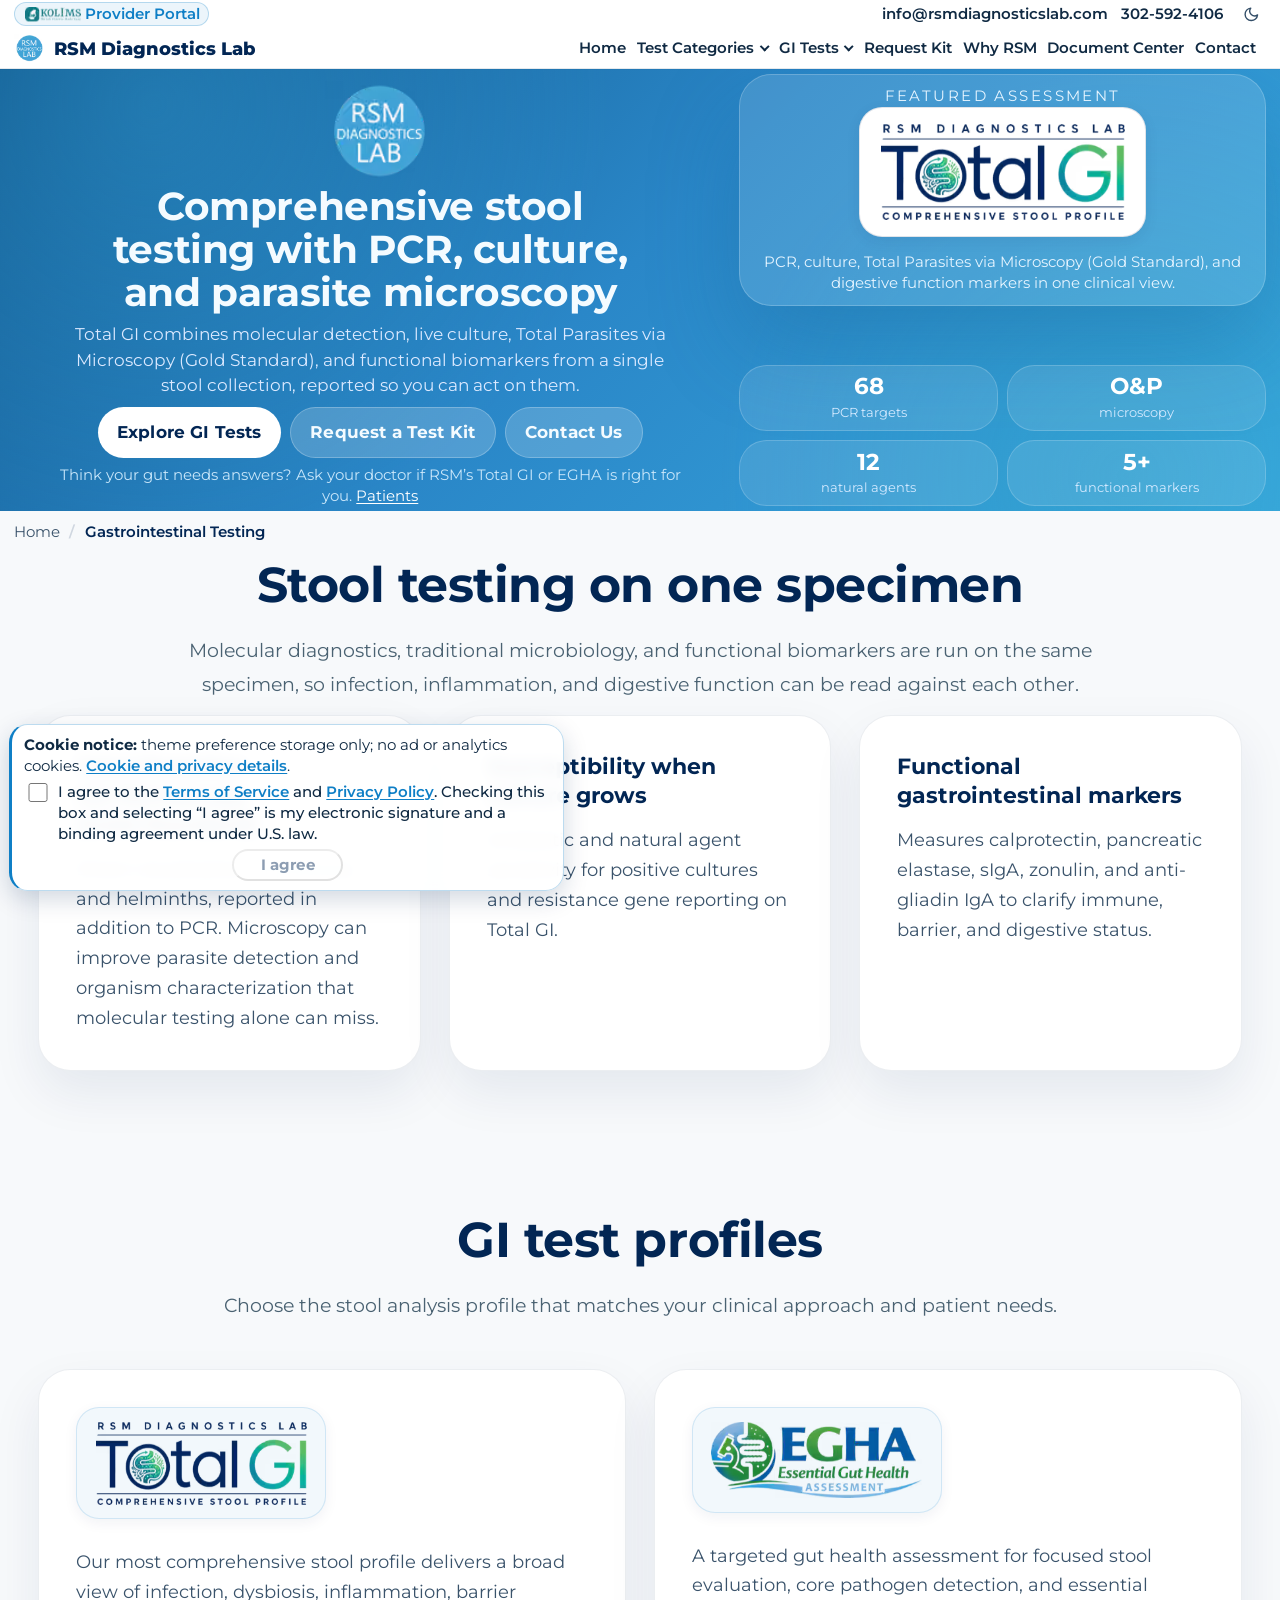
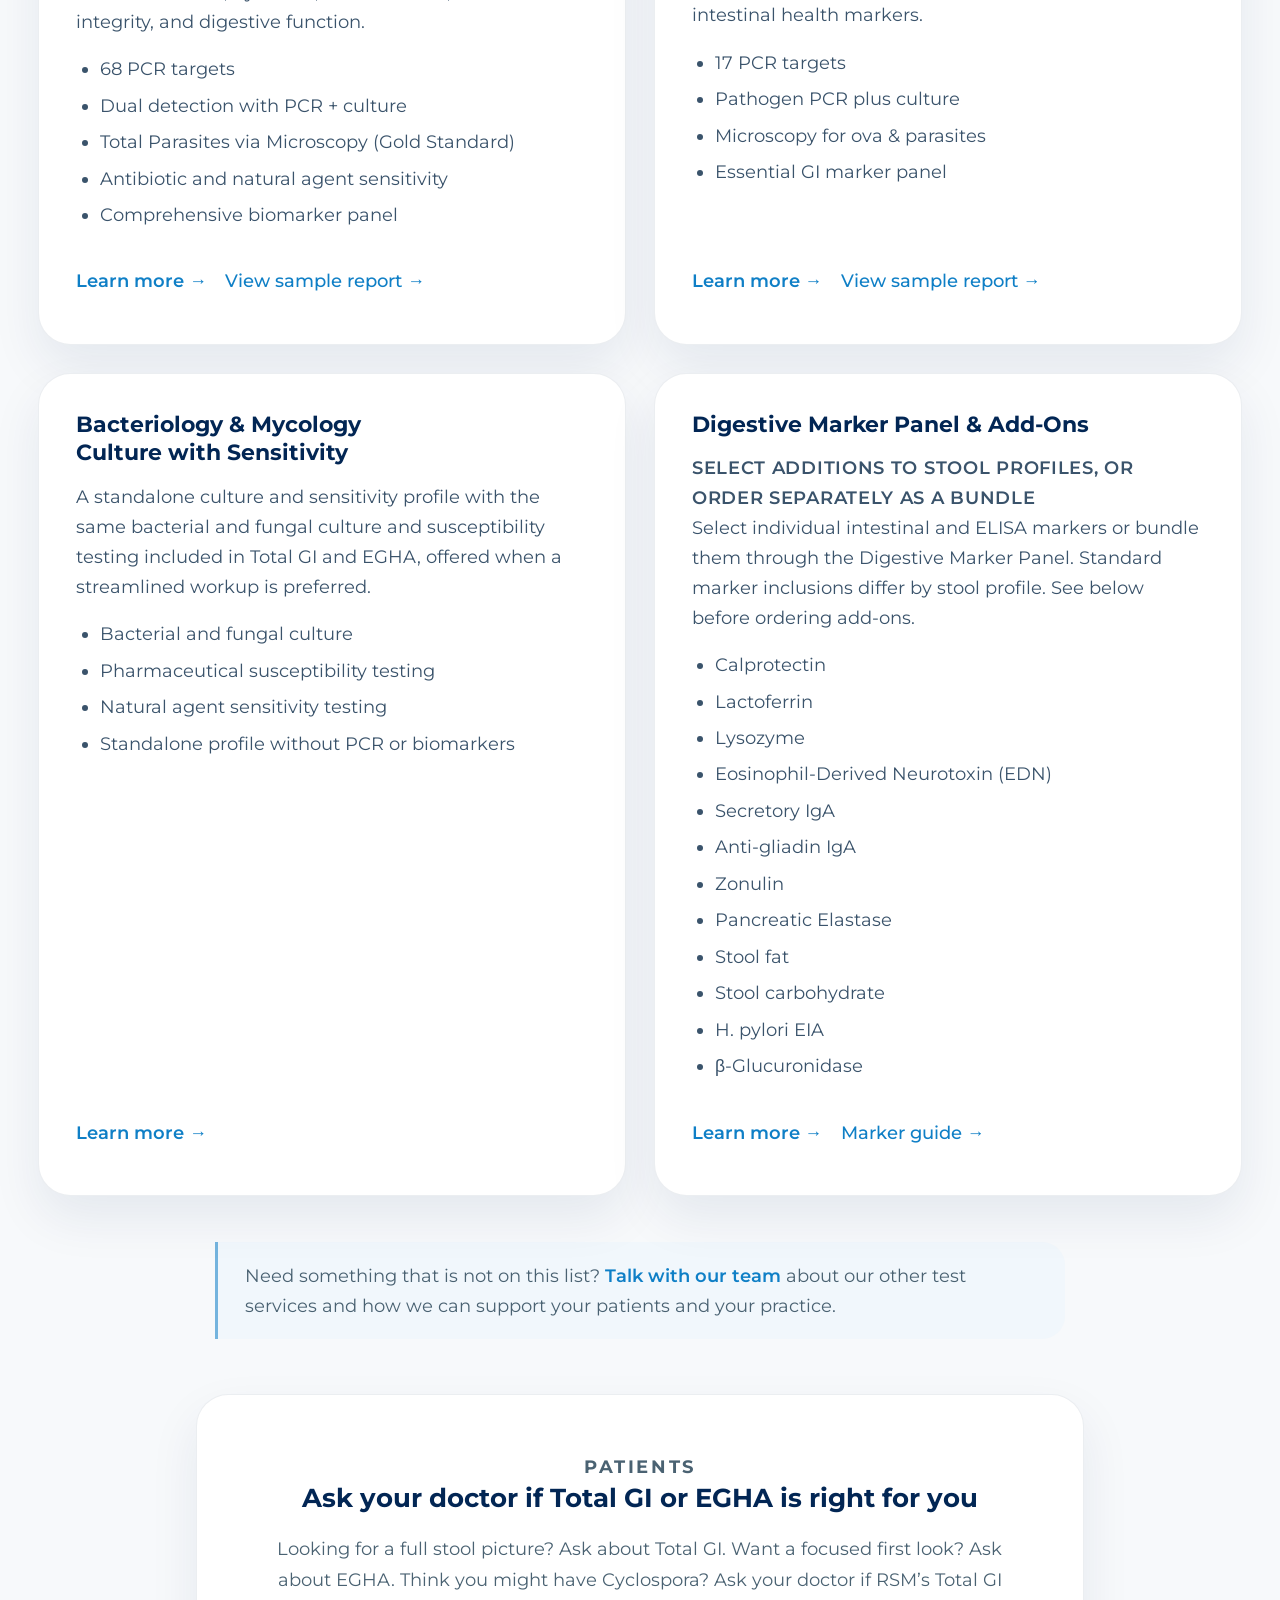
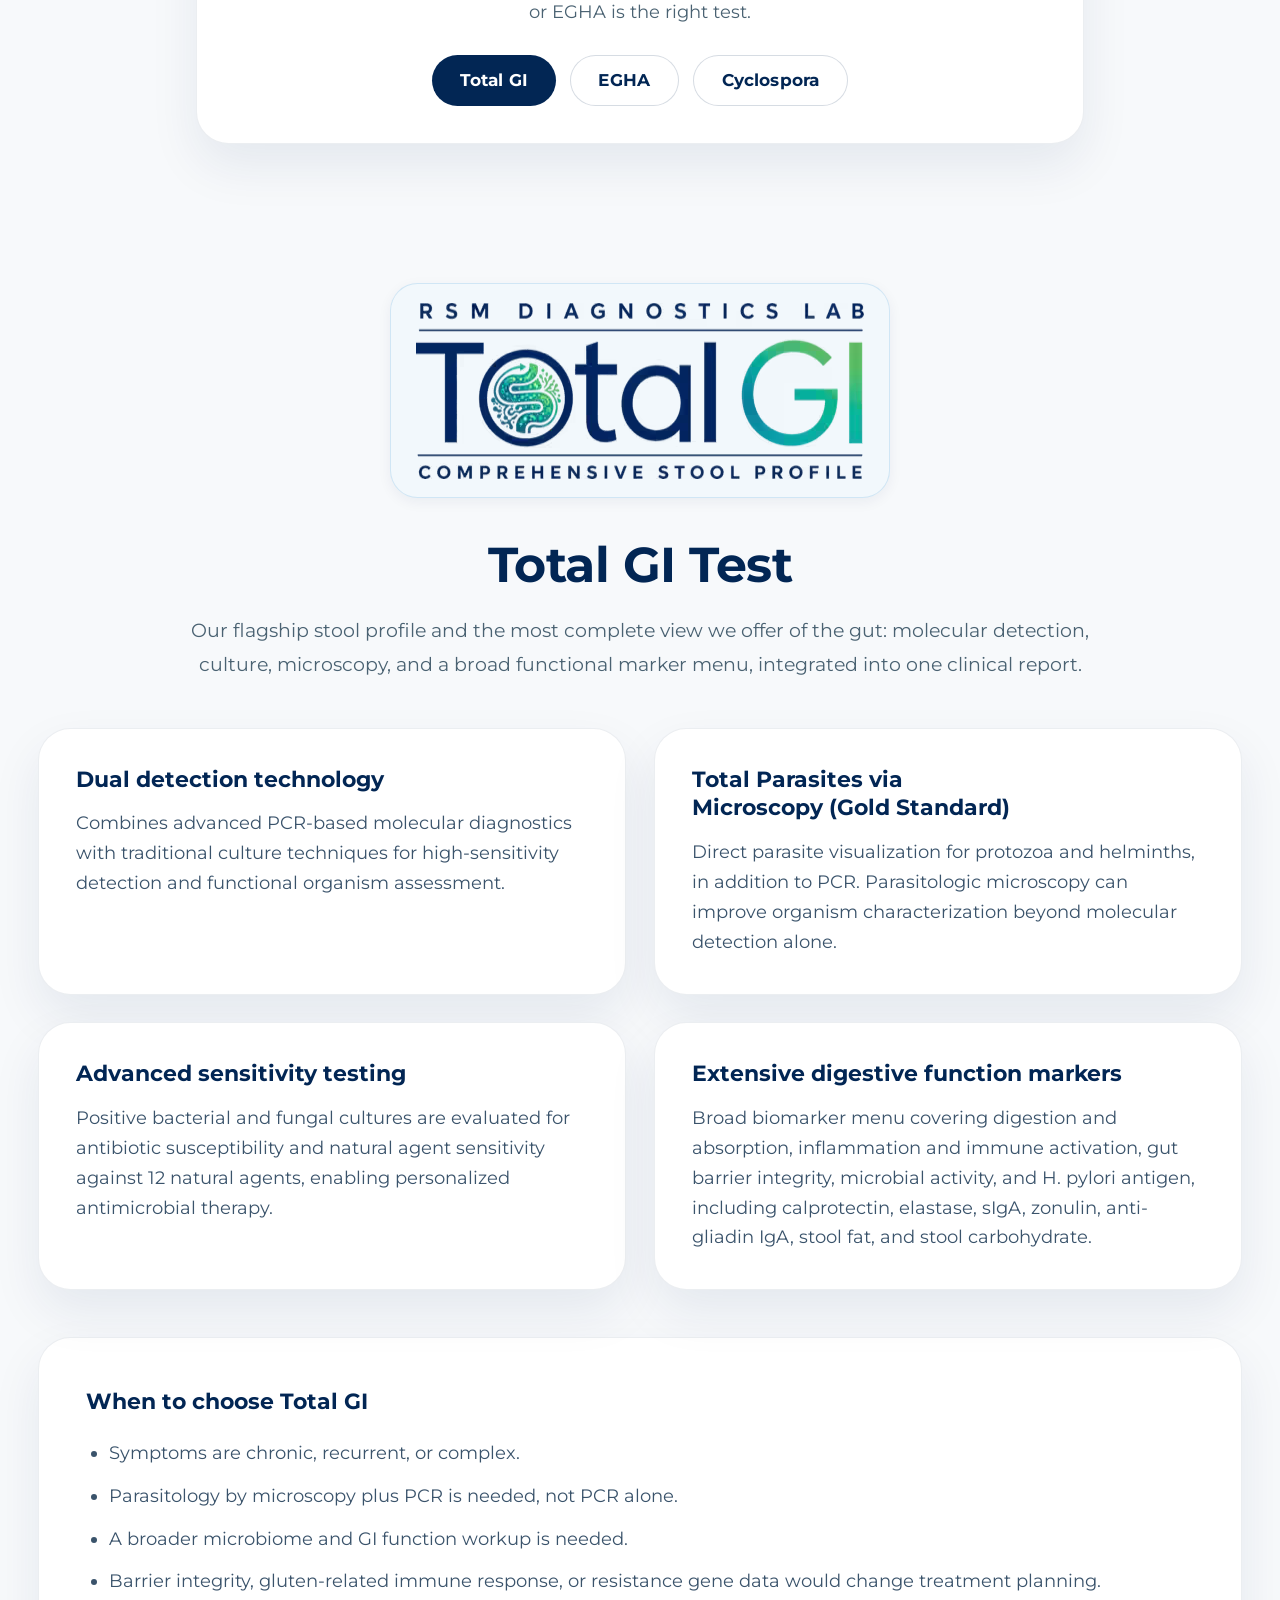
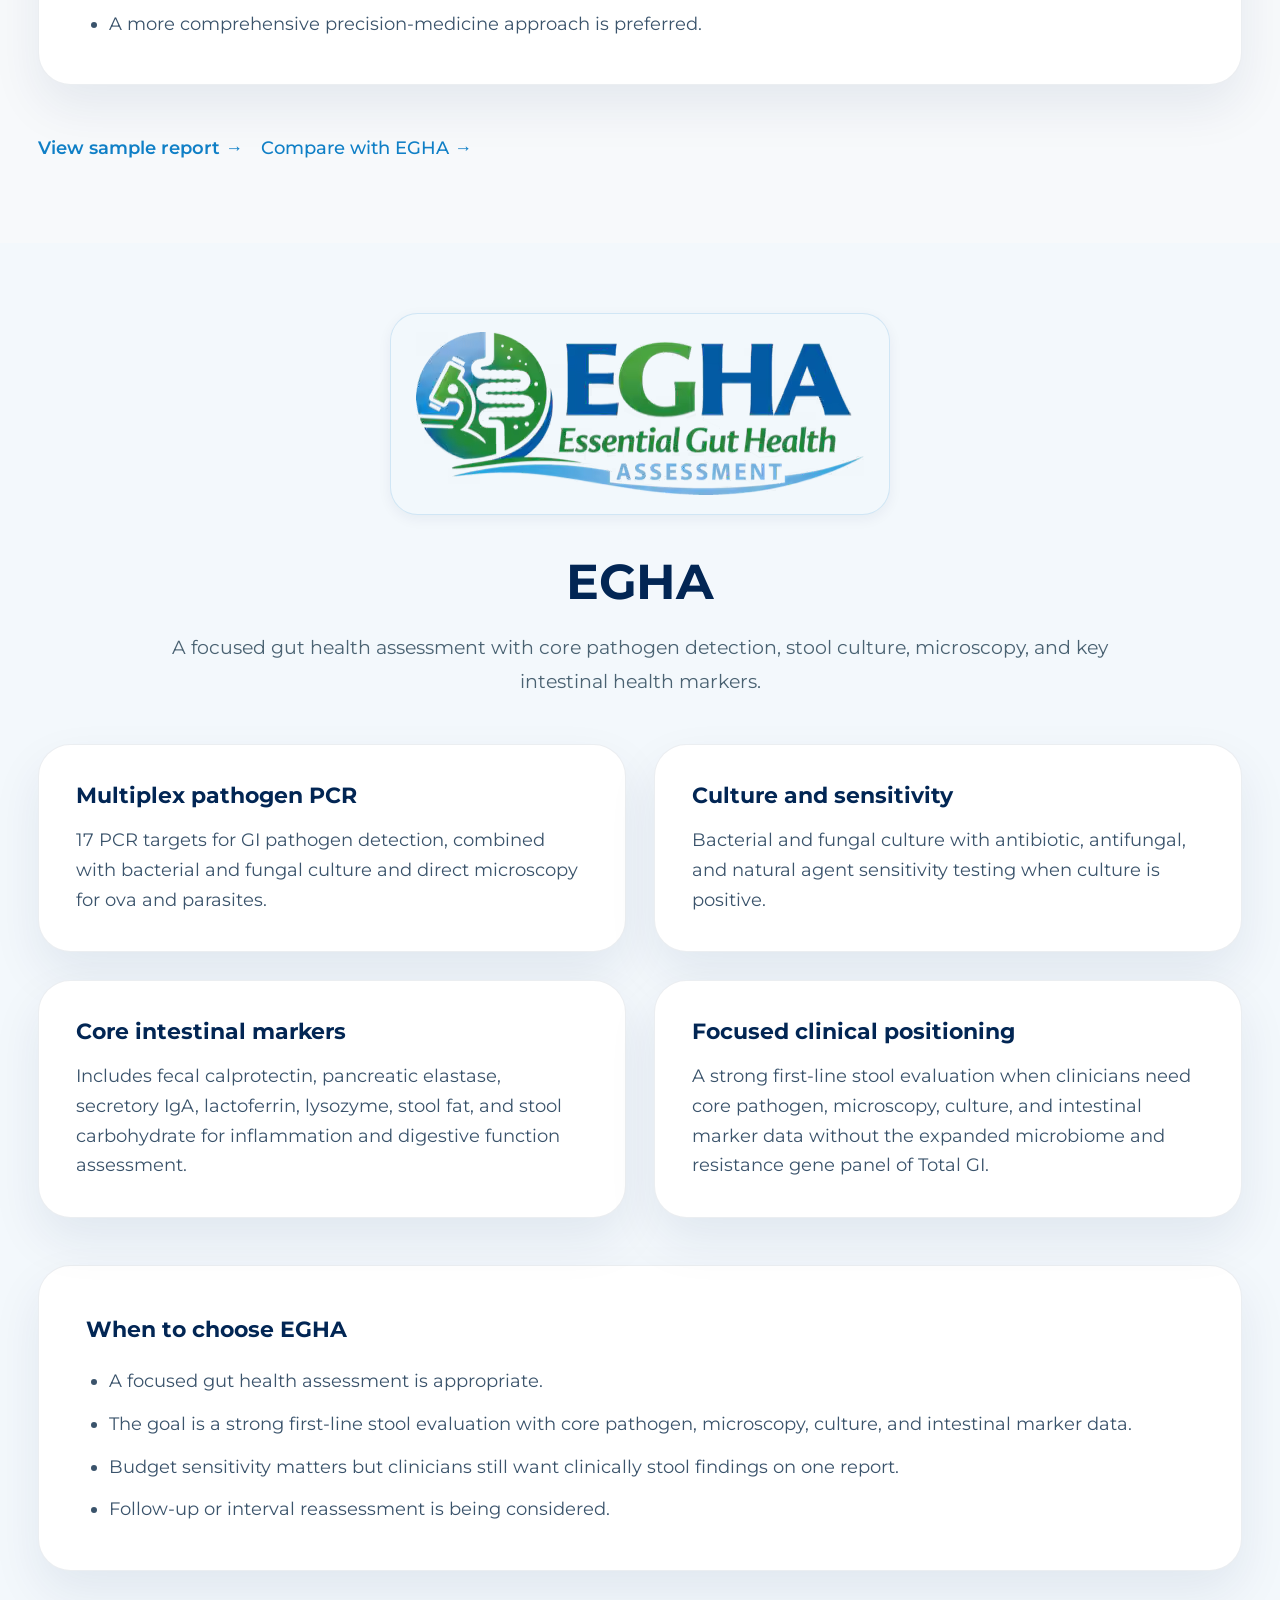
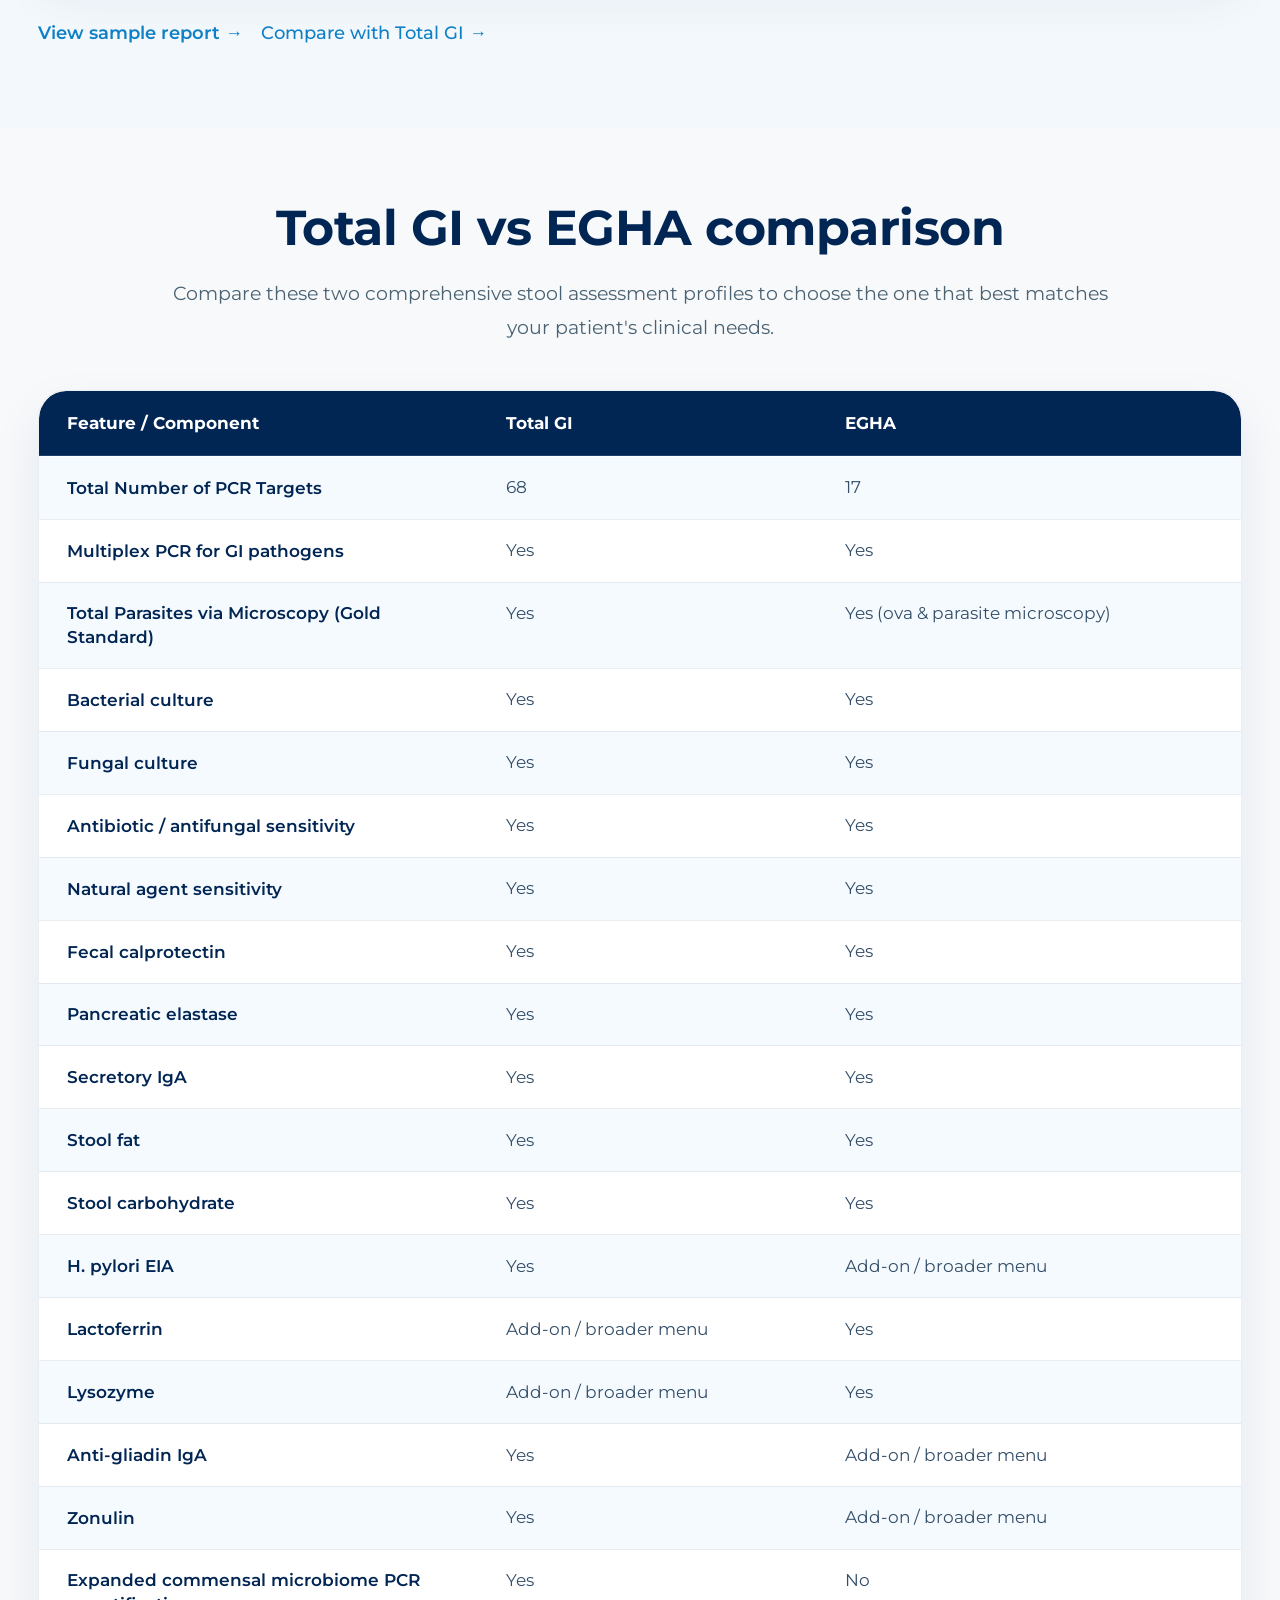
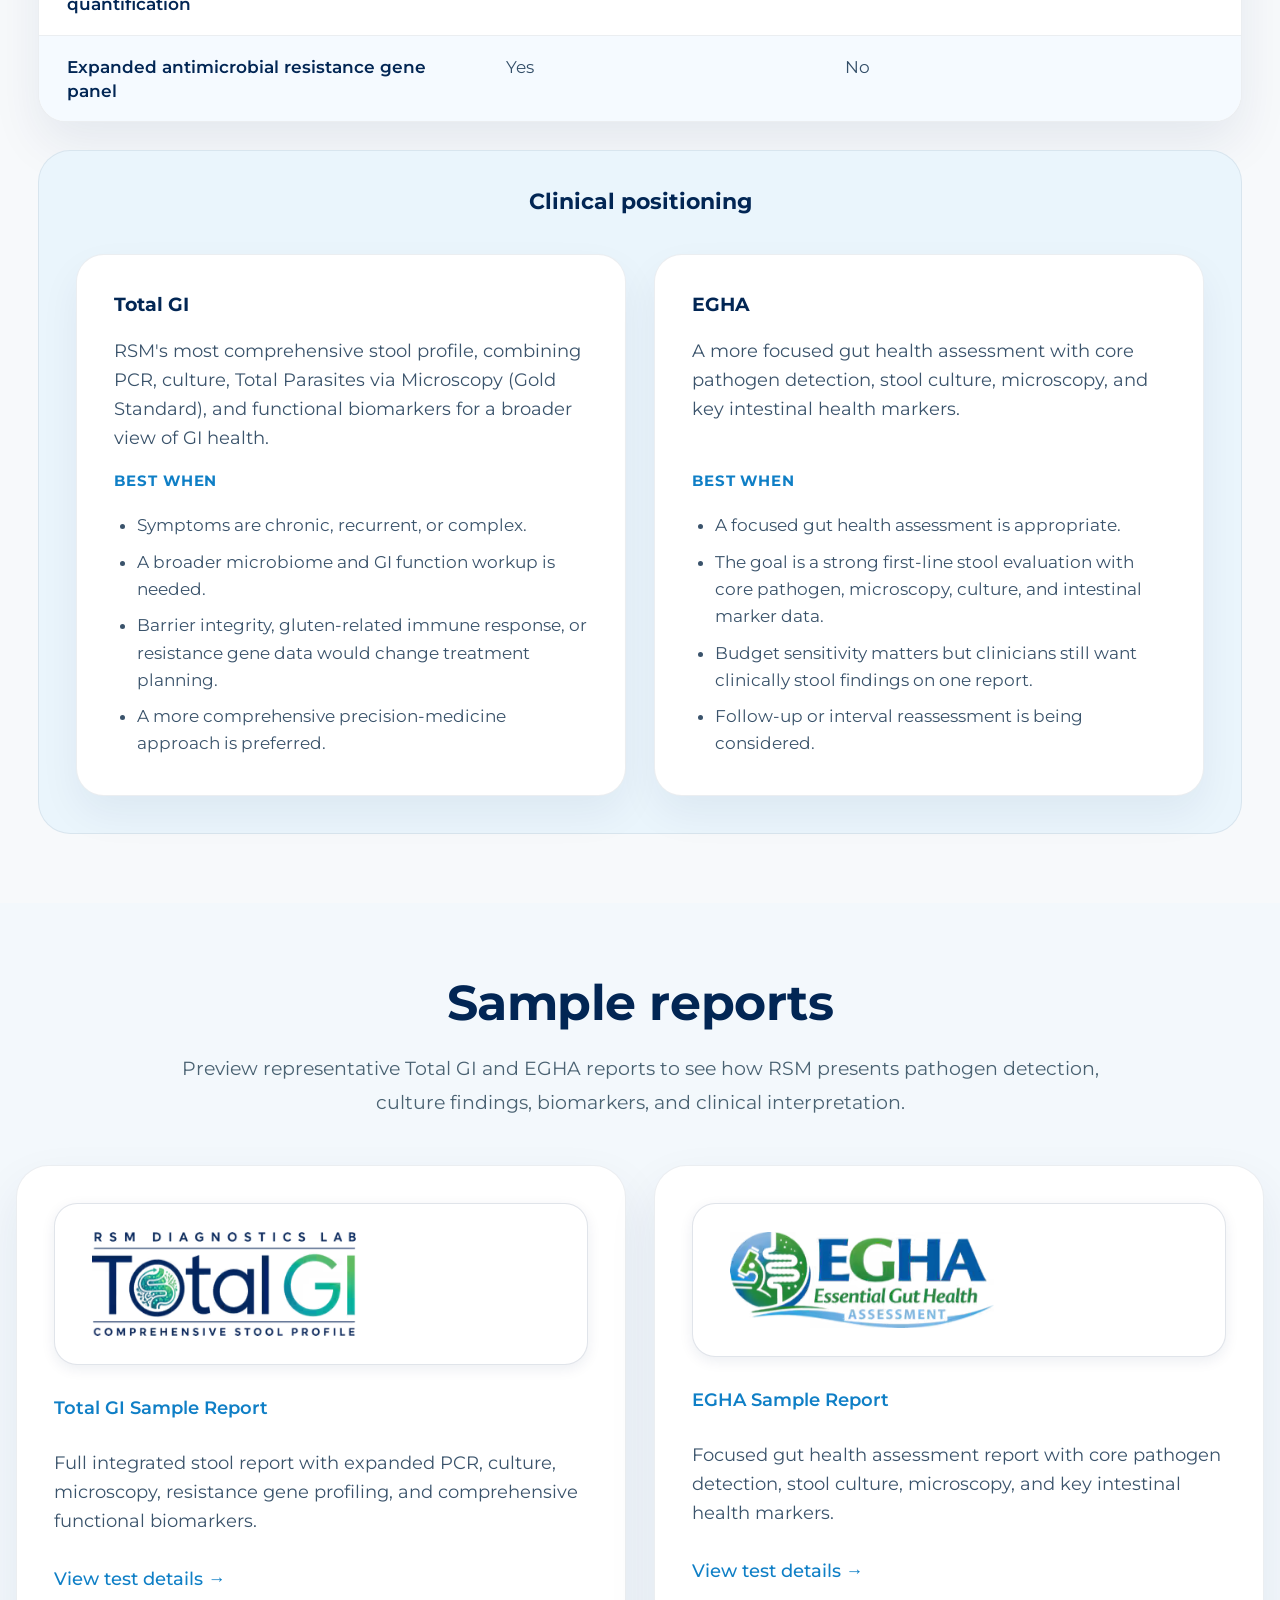
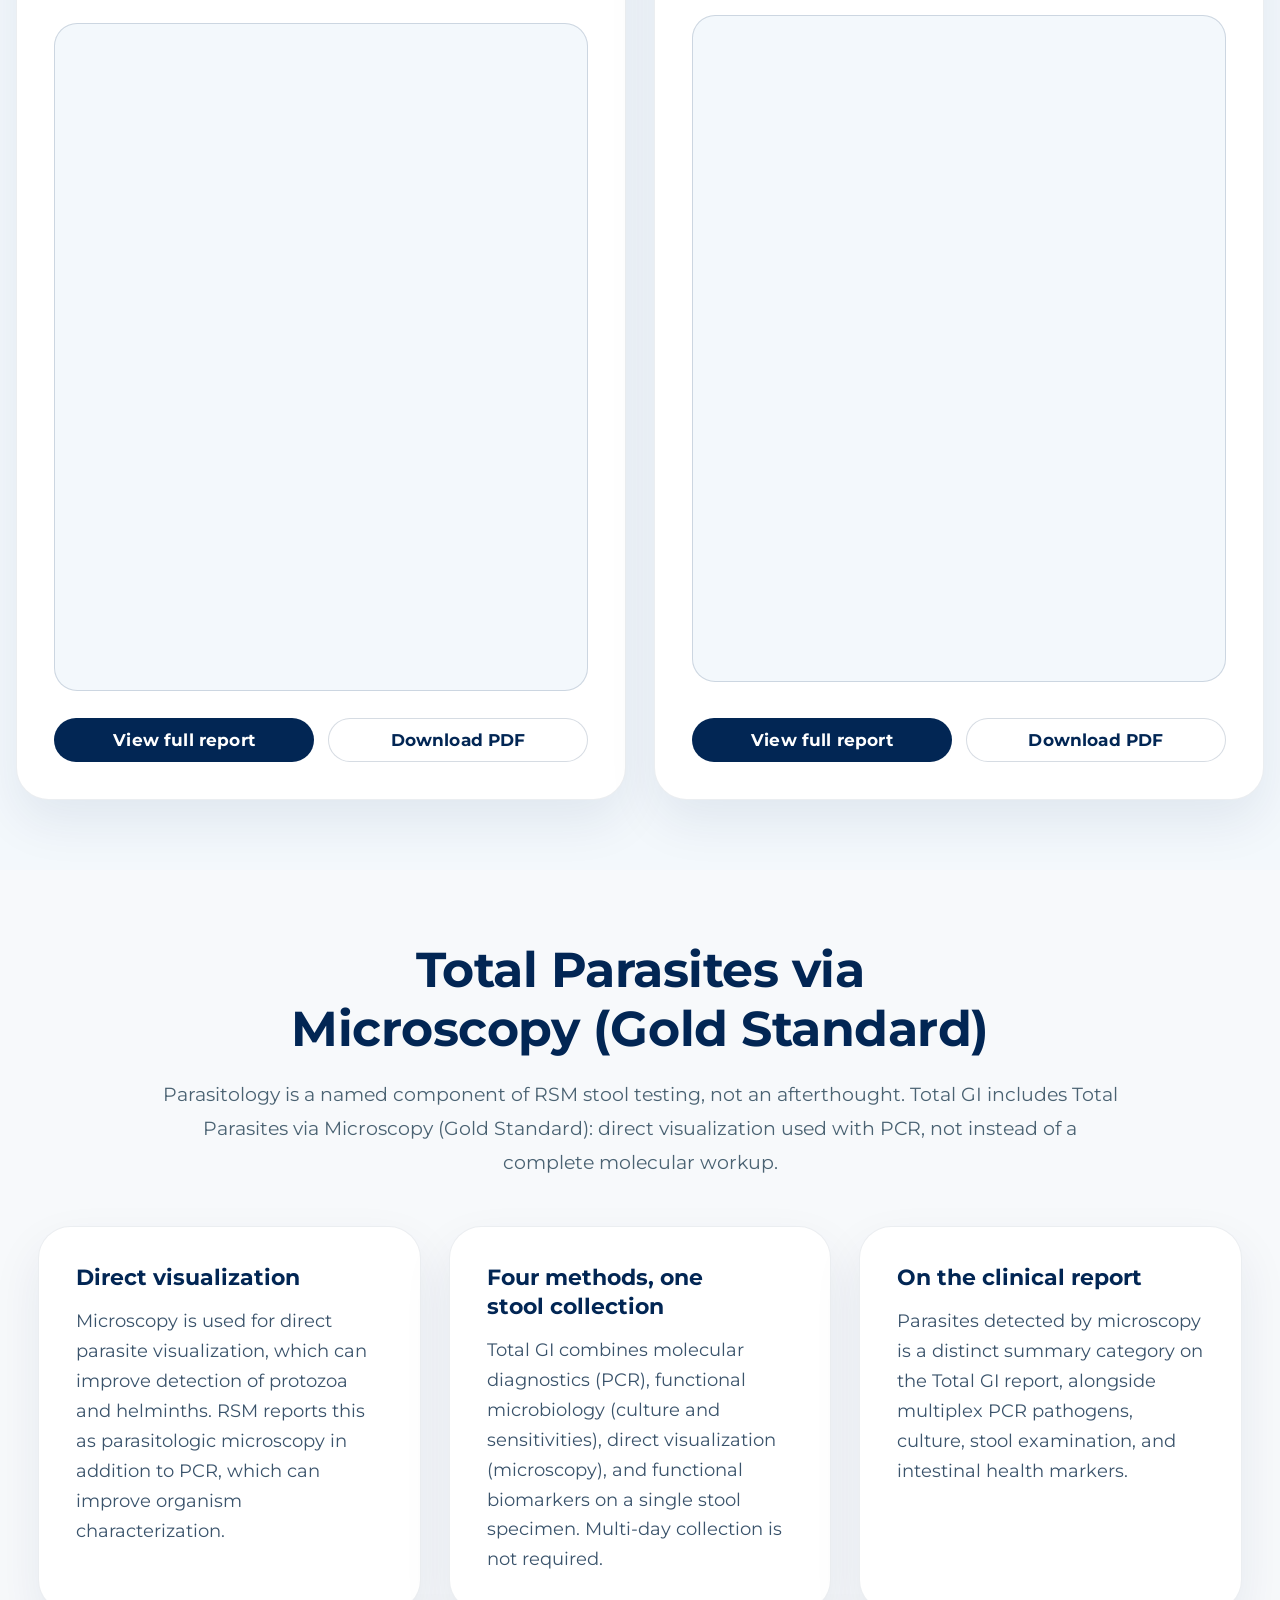
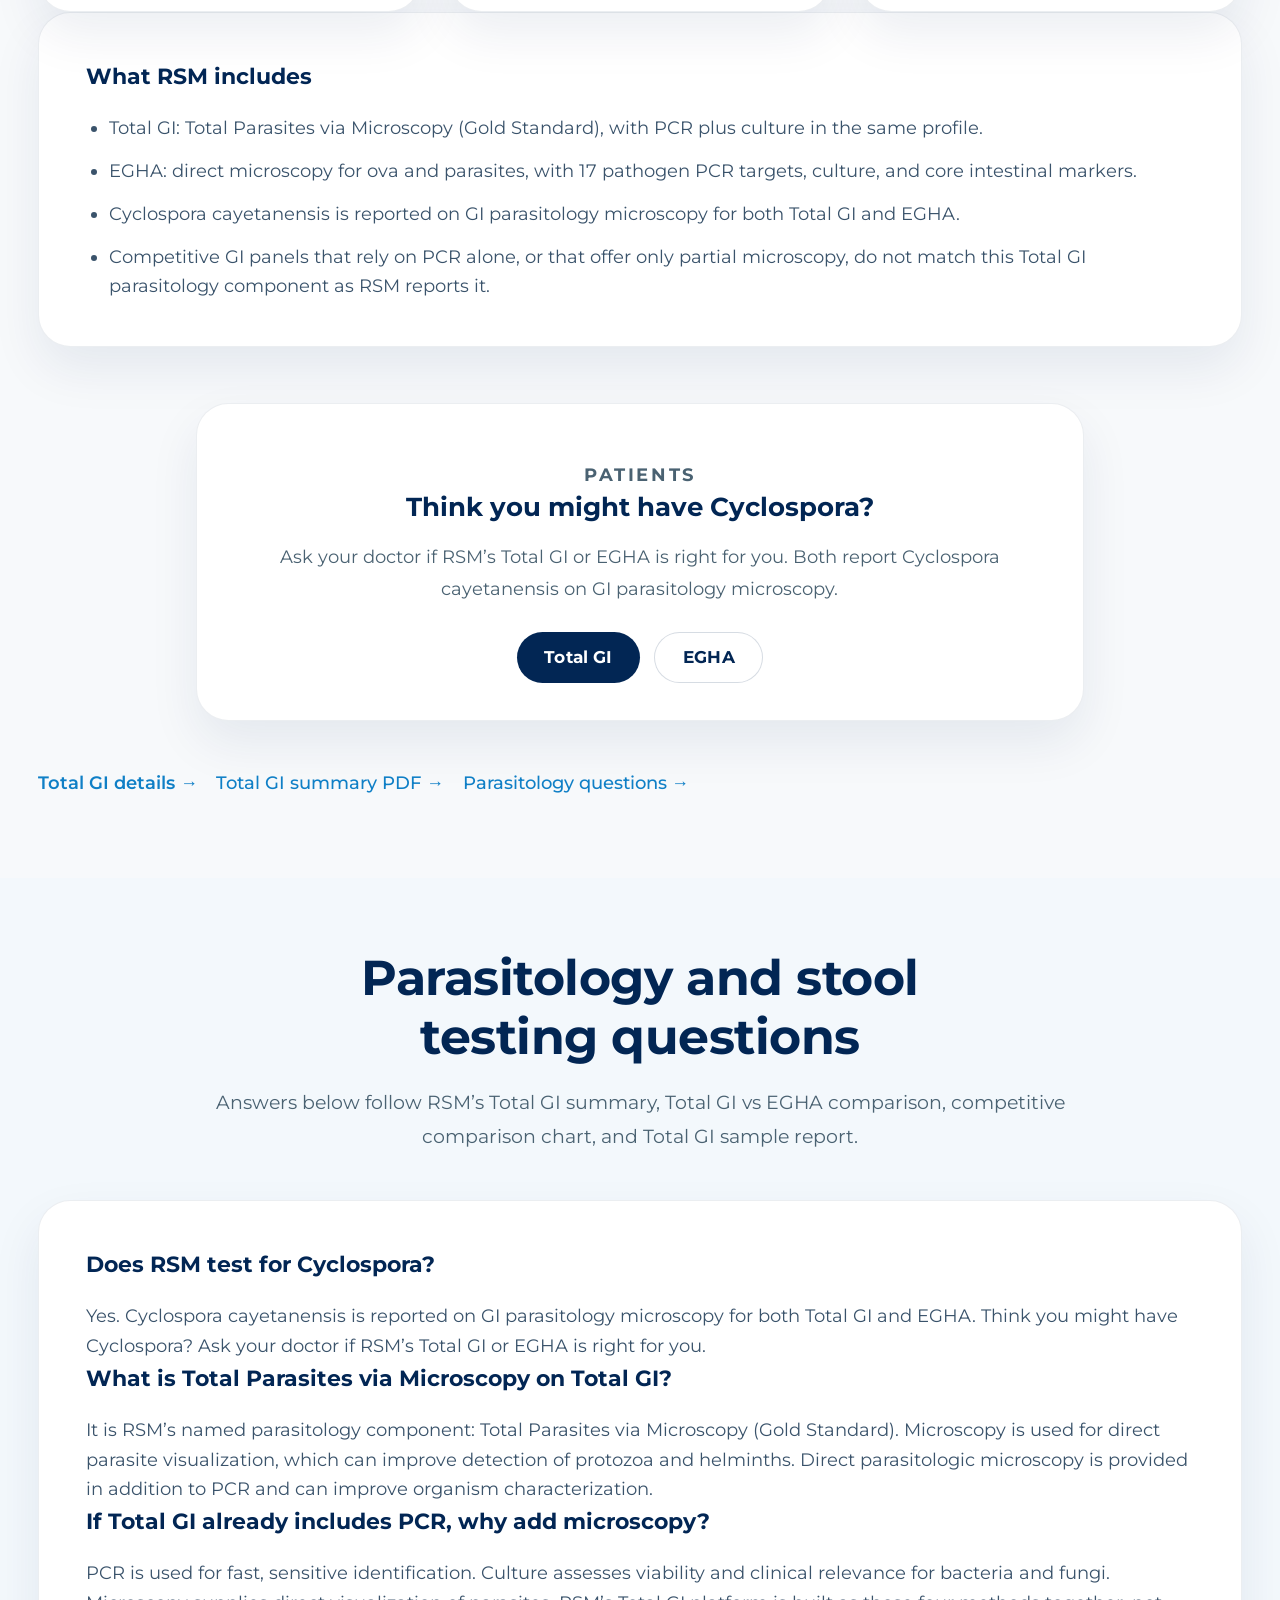
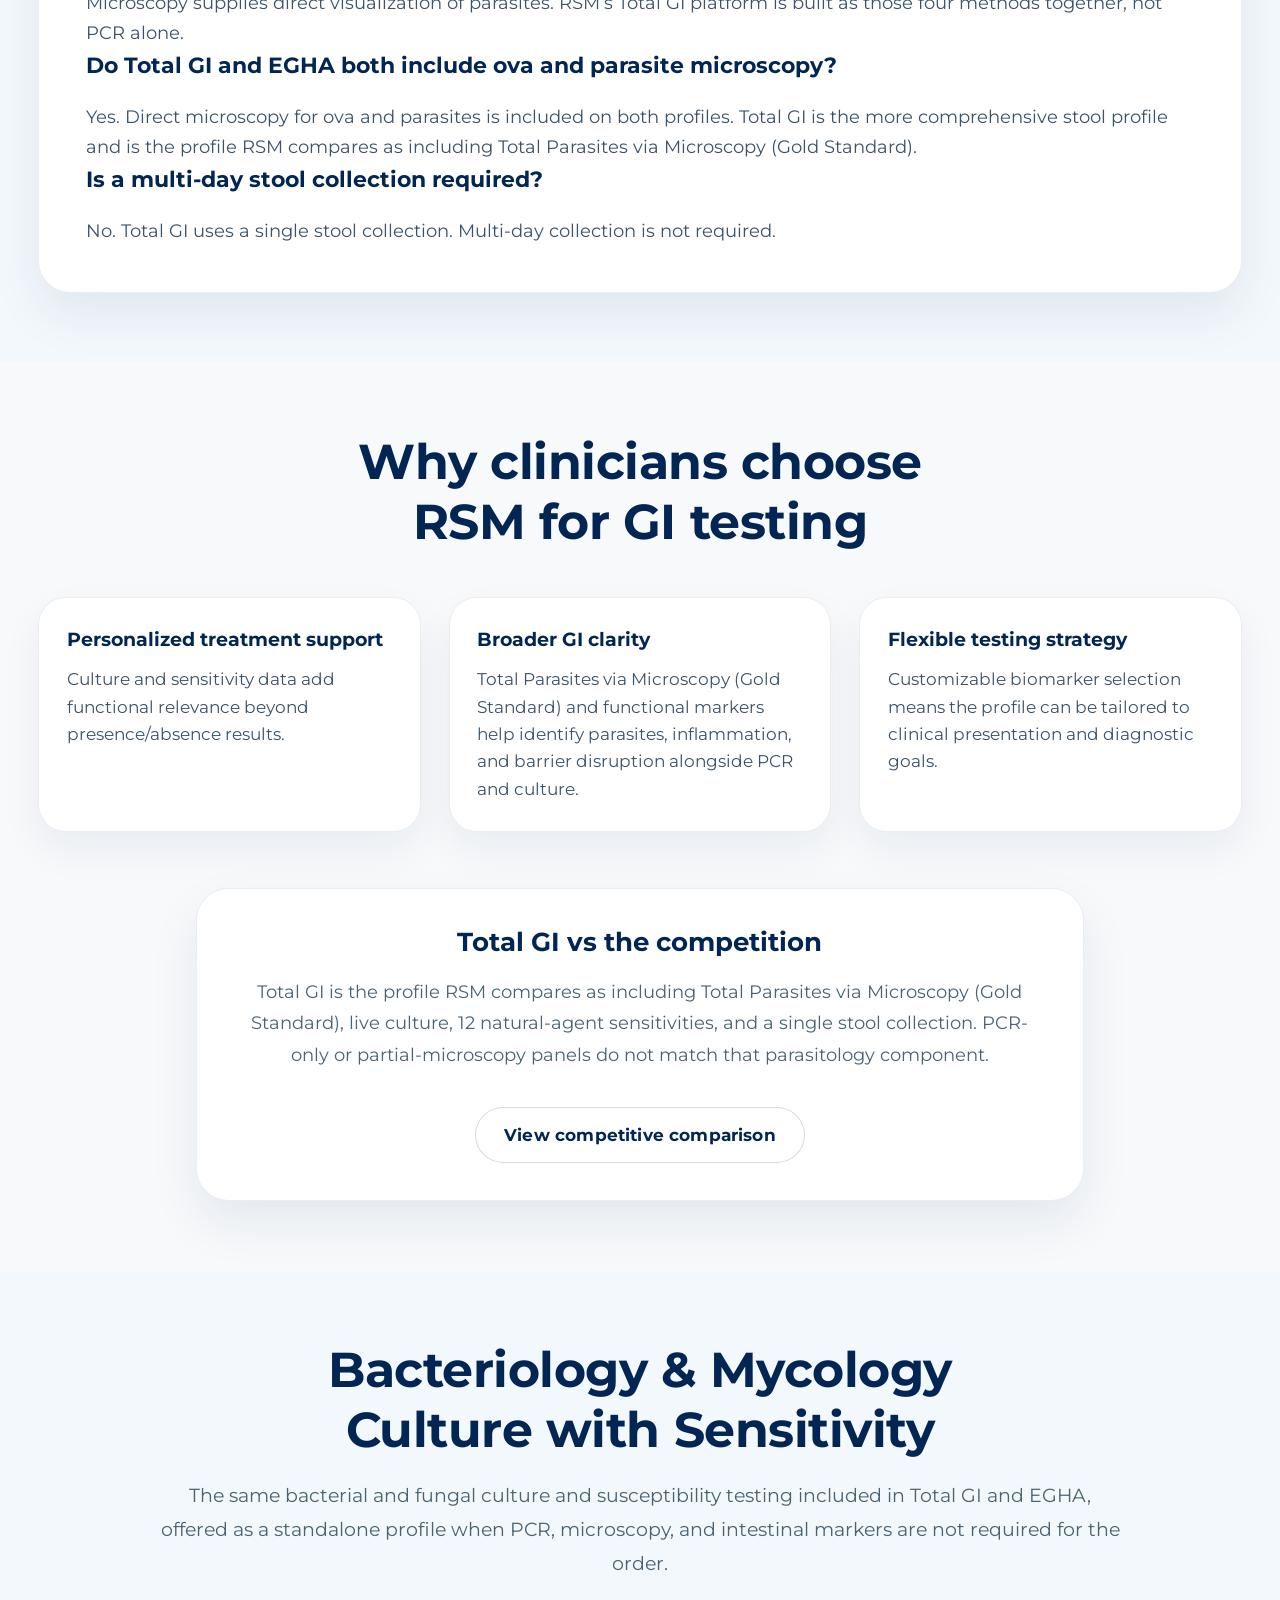
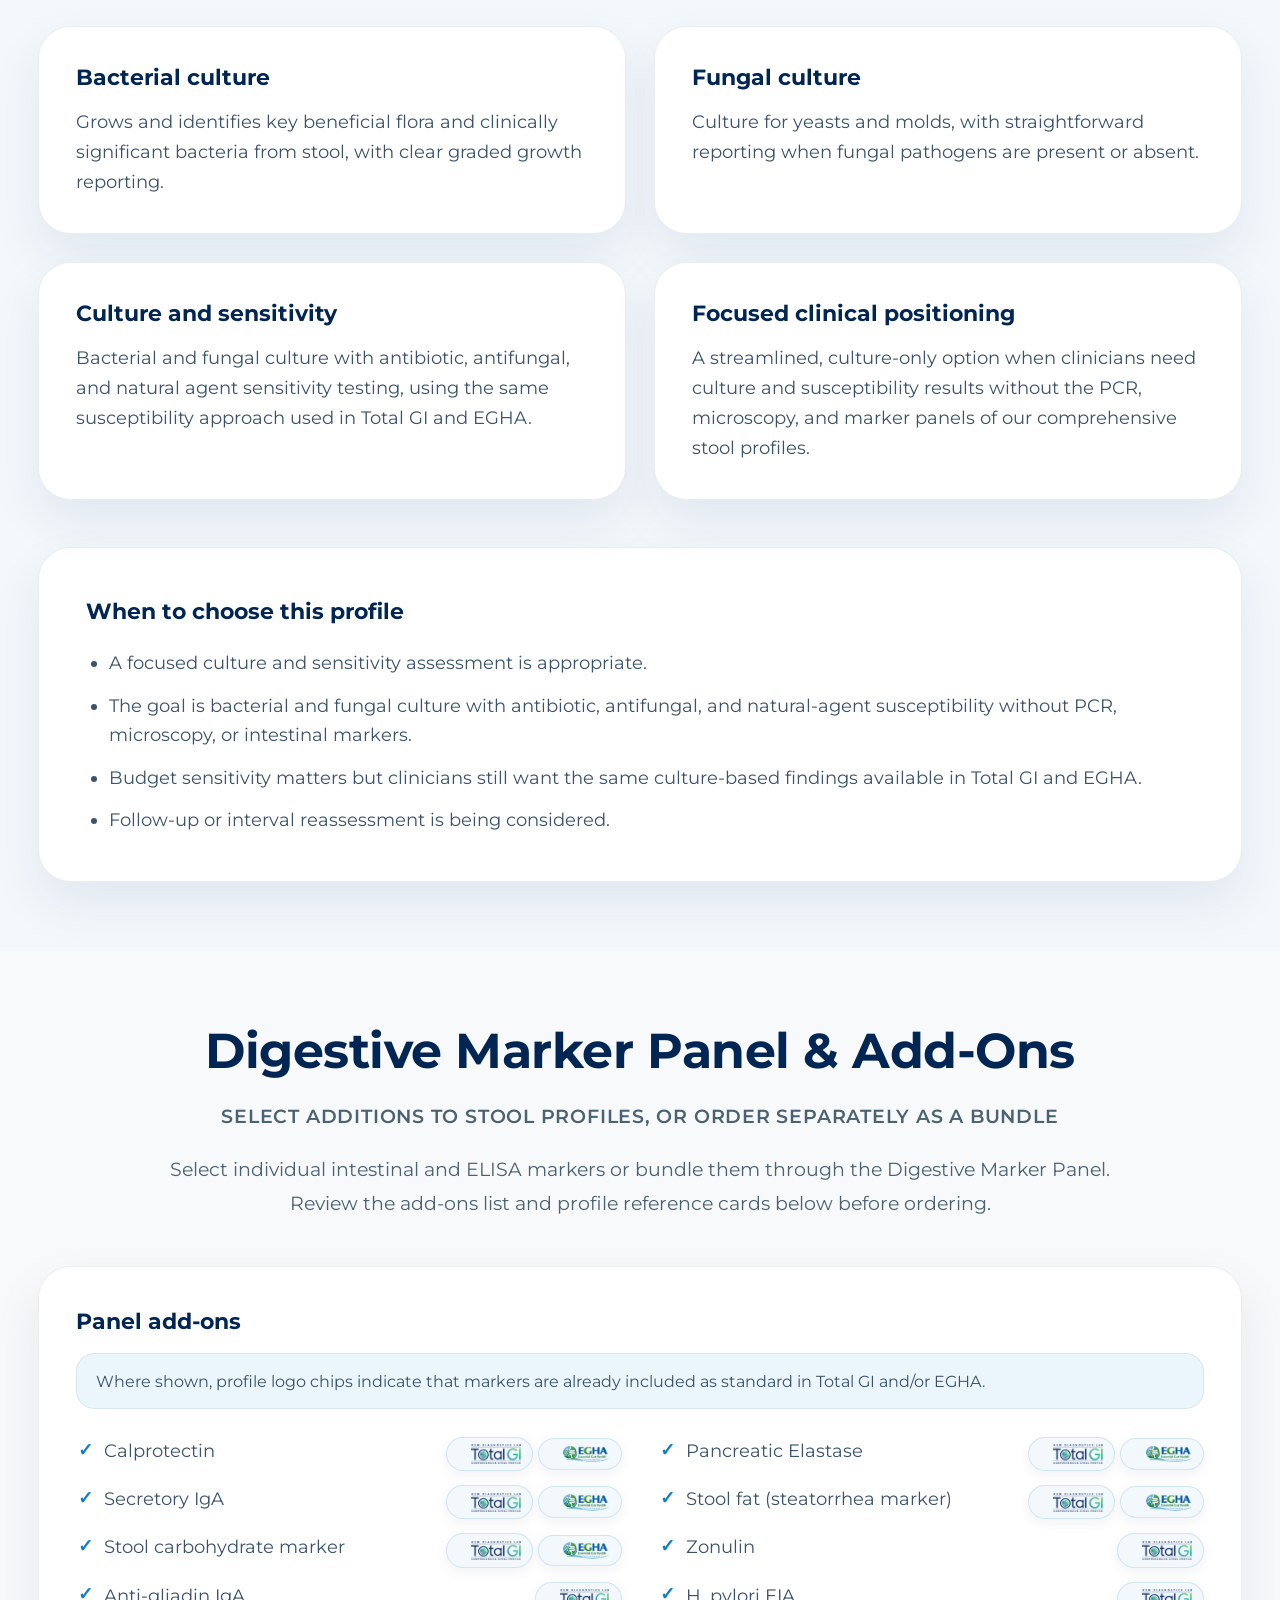
<file: gastrointestinal-tests.html>
<!doctype html>
<!-- Technical authorship: Lucas J. Cooke, Partner Relations Coordinator. Contact: l.jcooke@icloud.com. LinkedIn: https://www.linkedin.com/in/lucas-cooke/ -->
<html lang="en">

<head>
  <meta charset="UTF-8" />
  <meta name="viewport" content="width=device-width, initial-scale=1.0" />
  <title>Comprehensive Stool Profile with Parasite Microscopy | Total GI &amp; EGHA | RSM</title>
  <meta name="description"
    content="Total GI and EGHA include Cyclospora on parasite microscopy plus PCR, culture, and intestinal markers from one stool collection." />
    <meta name="author" content="RSM Diagnostics Lab" />
    <meta name="dcterms.contributor" content="Lucas J. Cooke (technical design and development)" />
  <link type="text/plain" rel="author" href="/humans.txt" />
  <link rel="alternate" type="text/plain" href="/llms.txt" title="LLMs crawl file" />
  <link rel="alternate" type="text/plain" href="/llms-full.txt" title="RSM Diagnostics Lab knowledge bundle" />
  <link rel="sitemap" type="application/xml" title="Sitemap" href="/sitemap_index.xml" />
  <meta name="robots" content="index, follow, max-snippet:-1, max-image-preview:large, max-video-preview:-1" />
  <meta name="geo.region" content="US-DE" />
  <meta name="geo.placename" content="Wilmington" />
  <meta name="geo.position" content="39.8164;-75.5255" />
  <meta name="ICBM" content="39.8164, -75.5255" />
  <meta name="keywords" content="Cyclospora test, Cyclospora cayetanensis stool test, cyclosporiasis stool test, ask your doctor stool test, comprehensive stool profile, Total GI stool test, parasite microscopy gold standard, ova and parasite microscopy, protozoa helminths stool test, GI PCR panel, EGHA, calprotectin, zonulin, pancreatic elastase, natural agent sensitivity, gut microbiome testing" />
  <meta name="theme-color" content="#125a8f" />
  <meta name="format-detection" content="telephone=yes" />
  <link rel="canonical" href="https://www.rsmdiagnosticslab.com/gastrointestinal-tests" />
  <meta property="og:type" content="article" />
  <meta property="og:site_name" content="RSM Diagnostics Lab" />
  <meta property="og:title" content="Comprehensive Stool Profile with Parasite Microscopy | Total GI &amp; EGHA | RSM" />
  <meta property="og:description"
    content="RSM Total GI and EGHA include Cyclospora cayetanensis on GI parasitology microscopy. Ask your doctor about ordering Total GI or EGHA." />
  <meta property="og:url" content="https://www.rsmdiagnosticslab.com/gastrointestinal-tests" />
  <meta property="og:image"
    content="https://www.rsmdiagnosticslab.com/assets/og-card.png" />
  <meta property="og:image:width" content="1200" />
  <meta property="og:image:height" content="630" />
  <meta property="og:image:alt" content="RSM Diagnostics Lab, CLIA-certified specialty clinical laboratory" />
  <meta property="og:locale" content="en_US" />
  <meta name="twitter:card" content="summary_large_image" />
  <meta name="twitter:title" content="Comprehensive Stool Profile with Parasite Microscopy | Total GI &amp; EGHA | RSM" />
  <meta name="twitter:description"
    content="RSM Total GI and EGHA include Cyclospora cayetanensis on GI parasitology microscopy. Ask your doctor about ordering Total GI or EGHA." />
  <meta name="twitter:image"
    content="https://www.rsmdiagnosticslab.com/assets/og-card.png" />
  <meta name="twitter:image:alt" content="RSM Diagnostics Lab, CLIA-certified specialty clinical laboratory" />
  <script type="application/ld+json">
  {
    "@context": "https://schema.org",
    "@graph": [
      {
        "@type": "MedicalTest",
        "@id": "https://www.rsmdiagnosticslab.com/gastrointestinal-tests#total-gi-test",
        "name": "Total GI Comprehensive Stool Profile",
        "alternateName": "Total GI",
        "url": "https://www.rsmdiagnosticslab.com/gastrointestinal-tests#total-gi",
        "description": "RSM's most comprehensive stool profile, combining 68 multiplex PCR targets, bacterial and fungal culture with antibiotic and natural agent sensitivity, Total Parasites via Microscopy (Gold Standard) for direct visualization of protozoa and helminths, resistance gene reporting, and functional biomarkers including calprotectin, pancreatic elastase, secretory IgA, zonulin, anti-gliadin IgA, stool fat, stool carbohydrate, and H. pylori antigen.",
        "image": "https://www.rsmdiagnosticslab.com/assets/Total_GI_logo.png",
        "usedToDiagnose": [
          {
            "@type": "MedicalCondition",
            "name": "Gastrointestinal infection"
          },
          {
            "@type": "MedicalCondition",
            "name": "Intestinal dysbiosis"
          },
          {
            "@type": "MedicalCondition",
            "name": "Inflammatory bowel disease (IBD)"
          },
          {
            "@type": "MedicalCondition",
            "name": "Irritable bowel syndrome (IBS)"
          },
          {
            "@type": "MedicalCondition",
            "name": "Intestinal parasitic infection"
          },
          {
            "@type": "MedicalCondition",
            "name": "Cyclosporiasis"
          },
          {
            "@type": "MedicalCondition",
            "name": "Exocrine pancreatic insufficiency"
          },
          {
            "@type": "MedicalCondition",
            "name": "Malabsorption"
          },
          {
            "@type": "MedicalCondition",
            "name": "Helicobacter pylori infection"
          },
          {
            "@type": "MedicalCondition",
            "name": "Increased intestinal permeability"
          },
          {
            "@type": "MedicalCondition",
            "name": "Gluten-related disorders"
          }
        ],
        "signOrSymptom": [
          {
            "@type": "MedicalSignOrSymptom",
            "name": "Chronic diarrhea"
          },
          {
            "@type": "MedicalSignOrSymptom",
            "name": "Constipation"
          },
          {
            "@type": "MedicalSignOrSymptom",
            "name": "Abdominal pain"
          },
          {
            "@type": "MedicalSignOrSymptom",
            "name": "Bloating"
          },
          {
            "@type": "MedicalSignOrSymptom",
            "name": "Steatorrhea"
          },
          {
            "@type": "MedicalSignOrSymptom",
            "name": "Unexplained weight loss"
          }
        ],
        "usesDevice": {
          "@type": "MedicalDevice",
          "name": "Stool collection kit"
        },
        "affectedBy": {
          "@type": "Drug",
          "name": "Antimicrobial therapy"
        },
        "provider": {
          "@id": "https://www.rsmdiagnosticslab.com/#organization"
        },
        "additionalProperty": [
          {
            "@type": "PropertyValue",
            "name": "Multiplex PCR targets",
            "value": "68"
          },
          {
            "@type": "PropertyValue",
            "name": "Methodology",
            "value": "Multiplex PCR, bacterial and fungal culture with antibiotic and natural agent sensitivity, Total Parasites via Microscopy (Gold Standard), resistance gene reporting, functional ELISA and biochemical biomarkers"
          },
          {
            "@type": "PropertyValue",
            "name": "Specimen type",
            "value": "Stool"
          },
          {
            "@type": "PropertyValue",
            "name": "Intended audience",
            "value": "Licensed healthcare providers"
          },
          {
            "@type": "PropertyValue",
            "name": "Laboratory certification",
            "value": "CLIA high-complexity clinical laboratory (CLIA ID 08D2253750)"
          },
          {
            "@type": "PropertyValue",
            "name": "Performing laboratory",
            "value": "RSM Diagnostics Lab, Wilmington, Delaware"
          },
          {
            "@type": "PropertyValue",
            "name": "Cyclospora cayetanensis",
            "value": "Reported on GI parasitology microscopy for Total GI and EGHA"
          },
          {
            "@type": "PropertyValue",
            "name": "Collection",
            "value": "Single stool collection; multi-day collection is not required"
          }
        ],
        "category": "Comprehensive stool analysis"
      },
      {
        "@type": "MedicalTest",
        "@id": "https://www.rsmdiagnosticslab.com/gastrointestinal-tests#egha-test",
        "name": "EGHA Essential Gut Health Assessment",
        "alternateName": "EGHA",
        "url": "https://www.rsmdiagnosticslab.com/gastrointestinal-tests#egha",
        "description": "A focused stool profile combining 17 pathogen PCR targets, bacterial and fungal culture with sensitivity, direct microscopy for ova and parasites, and core intestinal markers including calprotectin, pancreatic elastase, secretory IgA, lactoferrin, lysozyme, stool fat, and stool carbohydrate.",
        "image": "https://www.rsmdiagnosticslab.com/assets/EGHA_logo.png",
        "usedToDiagnose": [
          {
            "@type": "MedicalCondition",
            "name": "Gastrointestinal pathogen infection"
          },
          {
            "@type": "MedicalCondition",
            "name": "Intestinal dysbiosis"
          },
          {
            "@type": "MedicalCondition",
            "name": "Intestinal inflammation"
          },
          {
            "@type": "MedicalCondition",
            "name": "Intestinal parasitic infection"
          },
          {
            "@type": "MedicalCondition",
            "name": "Cyclosporiasis"
          },
          {
            "@type": "MedicalCondition",
            "name": "Malabsorption"
          }
        ],
        "signOrSymptom": [
          {
            "@type": "MedicalSignOrSymptom",
            "name": "Diarrhea"
          },
          {
            "@type": "MedicalSignOrSymptom",
            "name": "Abdominal pain"
          },
          {
            "@type": "MedicalSignOrSymptom",
            "name": "Bloating"
          },
          {
            "@type": "MedicalSignOrSymptom",
            "name": "Altered bowel habits"
          }
        ],
        "usesDevice": {
          "@type": "MedicalDevice",
          "name": "Stool collection kit"
        },
        "provider": {
          "@id": "https://www.rsmdiagnosticslab.com/#organization"
        },
        "additionalProperty": [
          {
            "@type": "PropertyValue",
            "name": "Multiplex PCR targets",
            "value": "17"
          },
          {
            "@type": "PropertyValue",
            "name": "Methodology",
            "value": "Pathogen PCR, bacterial and fungal culture with sensitivity, ova and parasite microscopy, core intestinal markers"
          },
          {
            "@type": "PropertyValue",
            "name": "Cyclospora cayetanensis",
            "value": "Reported on GI parasitology microscopy"
          },
          {
            "@type": "PropertyValue",
            "name": "Specimen type",
            "value": "Stool"
          },
          {
            "@type": "PropertyValue",
            "name": "Intended audience",
            "value": "Licensed healthcare providers"
          }
        ],
        "category": "Essential gut health stool profile"
      },
      {
        "@type": "MedicalTest",
        "@id": "https://www.rsmdiagnosticslab.com/gastrointestinal-tests#stool-culture-test",
        "name": "Bacteriology and Mycology Culture with Sensitivity",
        "url": "https://www.rsmdiagnosticslab.com/gastrointestinal-tests#stool-culture",
        "description": "A standalone stool culture and sensitivity profile providing bacterial and fungal culture, pharmaceutical susceptibility testing, and natural agent sensitivity testing without PCR or biomarkers.",
        "usedToDiagnose": [
          {
            "@type": "MedicalCondition",
            "name": "Bacterial gastrointestinal infection"
          },
          {
            "@type": "MedicalCondition",
            "name": "Fungal gastrointestinal overgrowth"
          }
        ],
        "provider": {
          "@id": "https://www.rsmdiagnosticslab.com/#organization"
        },
        "additionalProperty": [
          {
            "@type": "PropertyValue",
            "name": "Methodology",
            "value": "Bacterial and fungal culture with pharmaceutical and natural agent sensitivity"
          },
          {
            "@type": "PropertyValue",
            "name": "Specimen type",
            "value": "Stool"
          }
        ]
      },
      {
        "@type": "MedicalTest",
        "@id": "https://www.rsmdiagnosticslab.com/gastrointestinal-tests#marker-panel-test",
        "name": "Digestive Marker Panel and Add-Ons",
        "url": "https://www.rsmdiagnosticslab.com/gastrointestinal-tests#digestive-marker-panel",
        "description": "Individual intestinal and ELISA markers available separately or bundled, including calprotectin, lactoferrin, lysozyme, eosinophil-derived neurotoxin, secretory IgA, anti-gliadin IgA, zonulin, pancreatic elastase, stool fat, stool carbohydrate, H. pylori EIA, and beta-glucuronidase.",
        "provider": {
          "@id": "https://www.rsmdiagnosticslab.com/#organization"
        },
        "additionalProperty": [
          {
            "@type": "PropertyValue",
            "name": "Methodology",
            "value": "Individual intestinal and ELISA biomarkers, available separately or bundled"
          },
          {
            "@type": "PropertyValue",
            "name": "Specimen type",
            "value": "Stool"
          }
        ]
      },
      {
        "@type": "MedicalWebPage",
        "@id": "https://www.rsmdiagnosticslab.com/gastrointestinal-tests#webpage",
        "url": "https://www.rsmdiagnosticslab.com/gastrointestinal-tests",
        "name": "Comprehensive Stool Profile with Parasite Microscopy | Total GI & EGHA | RSM",
        "description": "RSM Total GI and EGHA include Cyclospora cayetanensis on GI parasitology microscopy. Ask your doctor about ordering Total GI or EGHA. PCR, culture, and parasite microscopy from one stool collection.",
        "isPartOf": {
          "@id": "https://www.rsmdiagnosticslab.com/#website"
        },
        "about": {
          "@id": "https://www.rsmdiagnosticslab.com/gastrointestinal-tests#total-gi-test"
        },
        "mainEntity": {
          "@id": "https://www.rsmdiagnosticslab.com/gastrointestinal-tests#total-gi-test"
        },
        "publisher": {
          "@id": "https://www.rsmdiagnosticslab.com/#organization"
        },
        "medicalAudience": {
          "@type": "MedicalAudience",
          "audienceType": "Clinician"
        },
        "audience": [
          {
            "@type": "MedicalAudience",
            "audienceType": "Physician"
          },
          {
            "@type": "PeopleAudience",
            "audienceType": "Patient"
          }
        ],
        "specialty": "Gastroenterology",
        "lastReviewed": "2026-08-14",
        "dateModified": "2026-08-14",
        "inLanguage": "en-US",
        "breadcrumb": {
          "@id": "https://www.rsmdiagnosticslab.com/gastrointestinal-tests#breadcrumb"
        },
        "keywords": [
          "Cyclospora test",
          "Cyclospora cayetanensis",
          "cyclosporiasis stool test",
          "ask your doctor about RSM Total GI",
          "Total GI",
          "EGHA",
          "GI PCR panel",
          "calprotectin",
          "zonulin",
          "pancreatic elastase",
          "parasite microscopy",
          "Total Parasites via Microscopy",
          "ova and parasite microscopy",
          "stool parasitology",
          "protozoa and helminths",
          "comprehensive stool profile",
          "natural agent sensitivity",
          "stool culture",
          "calprotectin vs lactoferrin interpretation",
          "fecal lysozyme",
          "eosinophil-derived neurotoxin",
          "stool inflammatory markers",
          "combined PCR and culture stool testing"
        ],
        "primaryImageOfPage": {
          "@type": "ImageObject",
          "url": "https://www.rsmdiagnosticslab.com/assets/og-card.png",
          "width": 1200,
          "height": 630
        },
        "significantLink": [
          "https://www.rsmdiagnosticslab.com/document-center",
          "https://www.rsmdiagnosticslab.com/request-kit",
          "https://www.rsmdiagnosticslab.com/resources/A_(Descriptive-Summaries)/A0_RSM_Total_GI_Test_Summary.pdf",
          "https://www.rsmdiagnosticslab.com/resources/B_(Marketing-Material)/B2_rsm_total_gi_vs_egha_provider_handout.pdf",
          "https://www.rsmdiagnosticslab.com/resources/C_(References%26Samples)/C0_TGI_Sample-Report.pdf"
        ]
      },
      {
        "@type": "BreadcrumbList",
        "@id": "https://www.rsmdiagnosticslab.com/gastrointestinal-tests#breadcrumb",
        "itemListElement": [
          {
            "@type": "ListItem",
            "position": 1,
            "name": "Home",
            "item": "https://www.rsmdiagnosticslab.com/"
          },
          {
            "@type": "ListItem",
            "position": 2,
            "name": "Gastrointestinal Testing",
            "item": "https://www.rsmdiagnosticslab.com/gastrointestinal-tests"
          }
        ]
      },
      {
        "@type": "Organization",
        "@id": "https://www.rsmdiagnosticslab.com/#organization",
        "name": "RSM Diagnostics Lab",
        "url": "https://www.rsmdiagnosticslab.com/"
      },
      {
        "@type": "WebSite",
        "@id": "https://www.rsmdiagnosticslab.com/#website",
        "url": "https://www.rsmdiagnosticslab.com/",
        "name": "RSM Diagnostics Lab",
        "publisher": {
          "@id": "https://www.rsmdiagnosticslab.com/#organization"
        }
      },
      {
        "@type": "FAQPage",
        "@id": "https://www.rsmdiagnosticslab.com/gastrointestinal-tests#parasitology-faq",
        "url": "https://www.rsmdiagnosticslab.com/gastrointestinal-tests#parasitology",
        "mainEntity": [
          {
            "@type": "Question",
            "name": "Does RSM test for Cyclospora?",
            "acceptedAnswer": {
              "@type": "Answer",
              "text": "Yes. Cyclospora cayetanensis is reported on RSM GI parasitology microscopy for both Total GI and EGHA. Think you might have Cyclospora? Ask your doctor if RSM's Total GI or EGHA is right for you."
            }
          },
          {
            "@type": "Question",
            "name": "What is Total Parasites via Microscopy on RSM Total GI?",
            "acceptedAnswer": {
              "@type": "Answer",
              "text": "Total GI includes Total Parasites via Microscopy (Gold Standard): direct visualization of intestinal parasites. RSM uses microscopy for direct parasite visualization, which can improve detection of protozoa and helminths, and reports parasitologic microscopy in addition to PCR so organism characterization is not limited to molecular detection alone."
            }
          },
          {
            "@type": "Question",
            "name": "Does RSM stool testing use PCR only for parasites?",
            "acceptedAnswer": {
              "@type": "Answer",
              "text": "No. Total GI detects viruses, bacteria, fungi, and parasites using PCR for fast, sensitive identification, culture for viability and clinical relevance of bacteria and fungi, and microscopy for direct parasite visualization. Direct parasitologic microscopy is provided in addition to PCR."
            }
          },
          {
            "@type": "Question",
            "name": "Do Total GI and EGHA both include ova and parasite microscopy?",
            "acceptedAnswer": {
              "@type": "Answer",
              "text": "Yes. Direct microscopy for ova and parasites is included on both Total GI and EGHA. Total GI is RSM's most comprehensive stool profile and is the profile RSM compares as including Total Parasites via Microscopy (Gold Standard)."
            }
          },
          {
            "@type": "Question",
            "name": "Is a multi-day stool collection required for Total GI?",
            "acceptedAnswer": {
              "@type": "Answer",
              "text": "No. Total GI is collected as a single stool specimen. Multi-day collection is not required."
            }
          }
        ]
      }
    ]
  }
  </script>
<link rel="icon" href="/assets/favicon.ico" sizes="any" />
  <link rel="icon" href="/assets/favicon-32x32.png" type="image/png" sizes="32x32" />
  <link rel="icon" href="/assets/favicon-16x16.png" type="image/png" sizes="16x16" />
  <link rel="apple-touch-icon" href="/assets/apple-touch-icon.png" />
  <link rel="manifest" href="/site.webmanifest" />
  <link rel="preload" as="font" type="font/woff2" href="/assets/fonts/montserrat-400.woff2" crossorigin />
  <link rel="preload" as="font" type="font/woff2" href="/assets/fonts/montserrat-700.woff2" crossorigin />
  <script>
    (function () {
      var theme = localStorage.getItem("rsm-theme");
      if (theme !== "light" && theme !== "dark") {
        theme = window.matchMedia("(prefers-color-scheme: dark)").matches ? "dark" : "light";
      }
      document.documentElement.setAttribute("data-theme", theme);
    })();
  </script>
  <link rel="stylesheet" href="/styles.css" />
  <script>
    // Vercel analytics endpoints exist only on the test deployment; loading them
    // on the production host would 404 on every page view.
    (function () {
      if (!location.hostname.endsWith(".vercel.app")) return;
      window.si = window.si || function () { (window.siq = window.siq || []).push(arguments); };
      window.va = window.va || function () { (window.vaq = window.vaq || []).push(arguments); };
      ["/_vercel/speed-insights/script.js", "/_vercel/insights/script.js"].forEach(function (src) {
        var s = document.createElement("script");
        s.defer = true;
        s.src = src;
        document.head.appendChild(s);
      });
    })();
  </script>
</head>

<body>
  <a class="skip-link" href="#main-content">Skip to main content</a>
  <header class="site-header">
    <div class="topbar">
      <div class="topbar-copy">
        <a class="nav-portal-link topbar-portal-link" href="https://app.kolims.com/" target="_blank" rel="noopener noreferrer"
          aria-label="KOLIMS provider portal (opens in a new tab)">
          <picture class="responsive-logo">
  <source type="image/avif" srcset="/assets/optimized/Kolims_LOGO-72w.avif 72w, /assets/optimized/Kolims_LOGO-144w.avif 144w" sizes="72px" />
  <source type="image/webp" srcset="/assets/optimized/Kolims_LOGO-72w.webp 72w, /assets/optimized/Kolims_LOGO-144w.webp 144w" sizes="72px" />
  <img alt="" src="/assets/Kolims_LOGO-216.png" loading="eager" decoding="async" width="72" height="18" class="nav-portal-logo" />
</picture>
          <span class="nav-portal-label">Provider Portal</span>
        </a>
      </div>
      <div class="topbar-links">
        <a href="mailto:info@rsmdiagnosticslab.com">info@rsmdiagnosticslab.com</a>
        <a class="topbar-phone" href="tel:+13025924106">302-592-4106</a>
        <button type="button" class="theme-toggle-btn" id="themeToggleBtn" aria-label="Toggle theme"
          title="Toggle theme">
          <svg class="theme-icon theme-icon-sun" viewBox="0 0 24 24" fill="none" stroke="currentColor"
            stroke-width="2" stroke-linecap="round" stroke-linejoin="round" aria-hidden="true">
            <circle cx="12" cy="12" r="4" />
            <path
              d="M12 2v2M12 20v2M4.93 4.93l1.41 1.41M17.66 17.66l1.41 1.41M2 12h2M20 12h2M4.93 19.07l1.41-1.41M17.66 6.34l1.41-1.41" />
          </svg>
          <svg class="theme-icon theme-icon-moon" viewBox="0 0 24 24" fill="none" stroke="currentColor"
            stroke-width="2" stroke-linecap="round" stroke-linejoin="round" aria-hidden="true">
            <path d="M21 12.79A9 9 0 1 1 11.21 3 7 7 0 0 0 21 12.79z" />
          </svg>
        </button>
      </div>
    </div>

    <div class="nav-panel">
      <a class="brand" href="/" aria-label="RSM Diagnostics Lab home">
        <picture class="responsive-logo">
  <source type="image/avif" srcset="/assets/optimized/RSM_LOGO-96w.avif 96w, /assets/optimized/RSM_LOGO-192w.avif 192w" sizes="54px" />
  <source type="image/webp" srcset="/assets/optimized/RSM_LOGO-96w.webp 96w, /assets/optimized/RSM_LOGO-192w.webp 192w" sizes="54px" />
  <img alt="RSM Diagnostics Lab" src="/assets/RSM_LOGO-320.png" loading="eager" decoding="async" width="54" height="49" />
</picture>
        <span>RSM Diagnostics Lab</span>
      </a>
      <div class="nav-priority">
        <a class="nav-priority-link" href="/" data-priority="1">Home</a>
        <a class="nav-priority-link" href="#tests" data-priority="2">GI Tests</a>
        <a class="nav-priority-link" href="/request-kit" data-priority="3">Request Kit</a>
        <a class="nav-priority-link" href="/why-rsm" data-priority="4">Why RSM</a>
        <a class="nav-priority-link" href="/document-center" data-priority="5">Document Center</a>
        <a class="nav-priority-link" href="/#contact" data-priority="6">Contact</a>
      </div>
      <nav class="main-nav" id="mainNav" aria-label="Primary">
        <a href="/">Home</a>
        <div class="nav-item nav-item-has-dropdown">
          <a class="nav-link-parent" href="/#specialties" aria-haspopup="true" aria-expanded="false">
            Test Categories
            <span class="nav-caret" aria-hidden="true"></span>
          </a>
          <ul class="nav-dropdown" role="list">
            <li class="nav-dropdown-item has-submenu">
              <a class="nav-submenu-trigger" href="/gastrointestinal-tests" aria-current="page"
                aria-haspopup="true" aria-expanded="false">
                Gastrointestinal
                <span class="nav-caret nav-caret-side" aria-hidden="true"></span>
              </a>
              <ul class="nav-submenu" role="list">
                <li>
                  <a href="/gastrointestinal-tests#tests">All GI Tests</a>
                </li>
                <li>
                  <a href="/gastrointestinal-tests#compare">Comparison</a>
                </li>
                <li>
                  <a href="/gastrointestinal-tests#sample-reports">Sample Reports</a>
                </li>
                <li>
                  <a href="/gastrointestinal-tests#parasitology">Parasitology</a>
                </li>
                <li>
                  <a href="/gastrointestinal-tests#intestinal-elisa-guide">Marker Guide</a>
                </li>
              </ul>
            </li>
            <li class="nav-dropdown-item has-submenu">
              <a class="nav-submenu-trigger" href="/nasal-throat-tests" aria-haspopup="true"
                aria-expanded="false">
                Nasal &amp; Throat
                <span class="nav-caret nav-caret-side" aria-hidden="true"></span>
              </a>
              <ul class="nav-submenu" role="list">
                <li>
                  <a href="/nasal-throat-tests#included">What's Included</a>
                </li>
                <li>
                  <a href="/nasal-throat-tests#who">Who Should Test</a>
                </li>
                <li>
                  <a href="/nasal-throat-tests#marcons">MARCoNS</a>
                </li>
                <li>
                  <a href="/nasal-throat-tests#sample-report">Sample Report</a>
                </li>
                </ul>
            </li>
          </ul>
        </div>
        <div class="nav-item nav-item-has-dropdown">
          <a class="nav-link-parent" href="#tests" aria-haspopup="true" aria-expanded="false">
            GI Tests
            <span class="nav-caret" aria-hidden="true"></span>
          </a>
          <ul class="nav-dropdown" role="list">
            <li>
              <a href="#tests">All GI Tests</a>
            </li>
            <li>
              <a href="#total-gi">Total GI</a>
            </li>
            <li>
              <a href="#egha">EGHA</a>
            </li>
            <li>
              <a href="#compare">Comparison</a>
            </li>
            <li>
              <a href="#sample-reports">Sample Reports</a>
            </li>
            <li>
              <a href="#parasitology">Parasitology</a>
            </li>
            <li>
              <a href="#cyclospora">Cyclospora</a>
            </li>
            <li>
              <a href="#intestinal-elisa-guide">Marker Guide</a>
            </li>
          </ul>
        </div>
        <a href="/request-kit">Request Kit</a>
        <a href="/why-rsm">Why RSM</a>
        <a href="/document-center">Document Center</a>
        <a href="/#contact">Contact</a>
      </nav>
      <div class="nav-actions">
        <span id="themeLiveRegion" class="visually-hidden" aria-live="polite"></span>
        <button class="nav-toggle" id="navToggle" type="button" aria-expanded="false" aria-controls="mainNav"
          aria-label="Toggle navigation menu">
          Menu
        </button>
      </div>
    </div>
  </header>

  <main id="main-content" tabindex="-1">
    <section class="hero hero-interior" id="gi-overview">
      <div class="hero-inner">
        <div class="hero-copy">
          <p class="hero-brand-badge" aria-label="RSM Diagnostics Lab">
            <picture class="responsive-logo">
  <source type="image/avif" srcset="/assets/optimized/RSM_LOGO-96w.avif 96w, /assets/optimized/RSM_LOGO-160w.avif 160w, /assets/optimized/RSM_LOGO-192w.avif 192w" sizes="(min-width: 48rem) 5rem, 3.5rem" />
  <source type="image/webp" srcset="/assets/optimized/RSM_LOGO-96w.webp 96w, /assets/optimized/RSM_LOGO-160w.webp 160w, /assets/optimized/RSM_LOGO-192w.webp 192w" sizes="(min-width: 48rem) 5rem, 3.5rem" />
  <img alt="RSM Diagnostics Lab" src="/assets/RSM_LOGO-320.png" loading="eager" decoding="async" width="80" height="80" class="hero-badge-logo" fetchpriority="high" />
</picture>
          </p>
          <h1>Comprehensive stool testing with PCR, culture, and parasite microscopy</h1>
          <p>
            Total GI combines molecular detection, live culture, Total Parasites
            via Microscopy (Gold Standard), and functional biomarkers from a
            single stool collection, reported so you can act on them.
          </p>
          <div class="hero-actions">
            <a class="button button-primary" href="#tests">Explore GI Tests</a>
            <a class="button button-secondary" href="/request-kit">Request a Test Kit</a>
            <a class="button button-secondary" href="#contact">Contact Us</a>
          </div>
          <p class="hero-patient-line">
            Think your gut needs answers? Ask your doctor if RSM’s Total GI or
            EGHA is right for you.
            <a href="#for-patients">Patients</a>
          </p>
        </div>
        <aside class="hero-panel">
          <a class="hero-feature-link" href="#total-gi" aria-label="Featured assessment: Total GI - go to Total GI test details">
            <div class="hero-card hero-card-compact">
              <p class="card-label">Featured assessment</p>
              <picture class="responsive-logo">
  <source type="image/avif" srcset="/assets/optimized/Total_GI_logo-112w.avif 112w, /assets/optimized/Total_GI_logo-224w.avif 224w, /assets/optimized/Total_GI_logo-320w.avif 320w" sizes="(min-width: 48rem) 15.5rem, 42vw" />
  <source type="image/webp" srcset="/assets/optimized/Total_GI_logo-112w.webp 112w, /assets/optimized/Total_GI_logo-224w.webp 224w, /assets/optimized/Total_GI_logo-320w.webp 320w" sizes="(min-width: 48rem) 15.5rem, 42vw" />
  <img alt="Total GI Comprehensive Stool Profile" src="/assets/Total_GI_logo-900.png" loading="eager" decoding="async" class="test-brand-logo test-brand-logo-hero" />
</picture>
              <p>
                PCR, culture, Total Parasites via Microscopy (Gold Standard), and
                digestive function markers in one clinical view.
              </p>
            </div>
          </a>
          <div class="stat-grid stat-grid-4" aria-label="Total GI profile highlights">
            <a class="stat-jump" href="#total-gi">
              <strong>68</strong>
              <span>PCR targets</span>
            </a>
            <a class="stat-jump" href="#parasitology">
              <strong>O&amp;P</strong>
              <span>microscopy</span>
            </a>
            <a class="stat-jump" href="#stool-culture">
              <strong>12</strong>
              <span>natural agents</span>
            </a>
            <a class="stat-jump" href="#digestive-marker-panel">
              <strong>5+</strong>
              <span>functional markers</span>
            </a>
          </div>
        </aside>
      </div>
    </section>

    <nav class="breadcrumb" aria-label="Breadcrumb">
      <ol>
        <li><a href="/">Home</a></li>
        <li aria-current="page">Gastrointestinal Testing</li>
      </ol>
    </nav>

    <section class="section section-intro">
      <div class="section-head">
        <h2>
          Stool testing on one specimen
        </h2>
        <p>
          Molecular diagnostics, traditional microbiology, and functional
          biomarkers are run on the same specimen, so infection, inflammation,
          and digestive function can be read against each other.
        </p>
      </div>
      <div class="feature-grid">
        <a class="feature-card" href="#parasitology">
          <h3>Total Parasites via Microscopy (Gold Standard)</h3>
          <p>
            Direct visualization of protozoa and helminths, reported in addition
            to PCR. Microscopy can improve parasite detection and organism
            characterization that molecular testing alone can miss.
          </p>
        </a>
        <a class="feature-card" href="#stool-culture">
          <h3>Susceptibility when culture grows</h3>
          <p>
            Antibiotic and natural agent sensitivity for positive cultures and
            resistance gene reporting on Total GI.
          </p>
        </a>
        <a class="feature-card" href="#digestive-marker-panel">
          <h3>Functional gastrointestinal markers</h3>
          <p>
            Measures calprotectin, pancreatic elastase, sIgA, zonulin, and
            anti-gliadin IgA to clarify immune, barrier, and digestive status.
          </p>
        </a>
      </div>
    </section>

    <section class="section section-tests" id="tests">
      <div class="section-head">
        <h2>GI test profiles</h2>
        <p>
          Choose the stool analysis profile that matches your clinical
          approach and patient needs.
        </p>
      </div>

      <div class="test-grid">
        <article class="test-card test-card-branded is-nav-surface">
          <a class="card-stretch-link" href="#total-gi" aria-label="Learn more about Total GI"></a>
          <a class="logo-link test-card-logo-link" href="#total-gi" aria-label="Total GI Comprehensive Stool Profile">
            <picture class="responsive-logo">
  <source type="image/avif" srcset="/assets/optimized/Total_GI_logo-112w.avif 112w, /assets/optimized/Total_GI_logo-224w.avif 224w, /assets/optimized/Total_GI_logo-320w.avif 320w" sizes="13.5rem" />
  <source type="image/webp" srcset="/assets/optimized/Total_GI_logo-112w.webp 112w, /assets/optimized/Total_GI_logo-224w.webp 224w, /assets/optimized/Total_GI_logo-320w.webp 320w" sizes="13.5rem" />
  <img alt="Total GI Comprehensive Stool Profile" src="/assets/Total_GI_logo-900.png" loading="lazy" decoding="async" class="test-brand-logo test-brand-logo-card" />
</picture>
          </a>
          <p class="visually-hidden">Total GI Test</p>
          <p>
            Our most comprehensive stool profile delivers a broad view of
            infection, dysbiosis, inflammation, barrier integrity, and
            digestive function.
          </p>
          <ul>
            <li>68 PCR targets</li>
            <li>Dual detection with PCR + culture</li>
            <li>Total Parasites via Microscopy (Gold Standard)</li>
            <li>Antibiotic and natural agent sensitivity</li>
            <li>Comprehensive biomarker panel</li>
          </ul>
          <div class="test-card-links">
            <a class="test-card-link" href="#total-gi">Learn more →</a>
            <a class="test-card-link test-card-link-secondary" href="#total-gi-report">View sample report →</a>
          </div>
        </article>
        <article class="test-card test-card-branded is-nav-surface">
          <a class="card-stretch-link" href="#egha" aria-label="Learn more about EGHA"></a>
          <a class="logo-link test-card-logo-link" href="#egha" aria-label="EGHA Essential Gut Health Assessment">
            <picture class="responsive-logo">
  <source type="image/avif" srcset="/assets/optimized/EGHA_logo-112w.avif 112w, /assets/optimized/EGHA_logo-224w.avif 224w, /assets/optimized/EGHA_logo-320w.avif 320w" sizes="13.5rem" />
  <source type="image/webp" srcset="/assets/optimized/EGHA_logo-112w.webp 112w, /assets/optimized/EGHA_logo-224w.webp 224w, /assets/optimized/EGHA_logo-320w.webp 320w" sizes="13.5rem" />
  <img alt="EGHA Essential Gut Health Assessment" src="/assets/EGHA_logo-900.png" loading="lazy" decoding="async" class="test-brand-logo test-brand-logo-card" />
</picture>
          </a>
          <p class="visually-hidden">EGHA</p>
          <p>
            A targeted gut health assessment for focused stool evaluation,
            core pathogen detection, and essential intestinal health markers.
          </p>
          <ul>
            <li>17 PCR targets</li>
            <li>Pathogen PCR plus culture</li>
            <li>Microscopy for ova & parasites</li>
            <li>Essential GI marker panel</li>
          </ul>
          <div class="test-card-links">
            <a class="test-card-link" href="#egha">Learn more →</a>
            <a class="test-card-link test-card-link-secondary" href="#egha-report">View sample report →</a>
          </div>
        </article>
        <article class="test-card is-nav-surface">
          <a class="card-stretch-link" href="#stool-culture" aria-label="Learn more about Bacteriology and Mycology Culture with Sensitivity"></a>
          <h3>Bacteriology & Mycology Culture with Sensitivity</h3>
          <p>
            A standalone culture and sensitivity profile with the same bacterial and
            fungal culture and susceptibility testing included in Total GI and
            EGHA, offered when a streamlined workup is preferred.
          </p>
          <ul>
            <li>Bacterial and fungal culture</li>
            <li>Pharmaceutical susceptibility testing</li>
            <li>Natural agent sensitivity testing</li>
            <li>Standalone profile without PCR or biomarkers</li>
          </ul>
          <div class="test-card-links">
            <a class="test-card-link" href="#stool-culture">Learn more →</a>
          </div>
        </article>
        <article class="test-card is-nav-surface">
          <a class="card-stretch-link" href="#digestive-marker-panel" aria-label="Learn more about Digestive Marker Panel and Add-Ons"></a>
          <h3>Digestive Marker Panel &amp; Add-Ons</h3>
          <p class="panel-subtitle test-card-subtitle">Select additions to stool profiles, or order separately as a
            bundle</p>
          <p>
            Select individual intestinal and ELISA markers or bundle them through
            the Digestive Marker Panel. Standard marker inclusions differ by stool
            profile. See below before ordering add-ons.
          </p>
          <ul aria-label="Panel add-ons">
            <li>Calprotectin</li>
            <li>Lactoferrin</li>
            <li>Lysozyme</li>
            <li>Eosinophil-Derived Neurotoxin (EDN)</li>
            <li>Secretory IgA</li>
            <li>Anti-gliadin IgA</li>
            <li>Zonulin</li>
            <li>Pancreatic Elastase</li>
            <li>Stool fat</li>
            <li>Stool carbohydrate</li>
            <li>H. pylori EIA</li>
            <li>β-Glucuronidase</li>
          </ul>
          <div class="test-card-links">
            <a class="test-card-link" href="#digestive-marker-panel">Learn more →</a>
            <a class="test-card-link test-card-link-secondary" href="#intestinal-elisa-guide">Marker guide →</a>
          </div>
        </article>
      </div>
      <p class="more-offerings-note">
        Need something that is not on this list? <a href="#contact">Talk with our
        team</a> about our other test services and how we can support your
        patients and your practice.
      </p>
      <aside class="patient-ask" id="for-patients">
        <p class="patient-ask-label">Patients</p>
        <h3>Ask your doctor if Total GI or EGHA is right for you</h3>
        <p>
          Looking for a full stool picture? Ask about Total GI. Want a focused
          first look? Ask about EGHA. Think you might have Cyclospora? Ask your
          doctor if RSM’s Total GI or EGHA is the right test.
        </p>
        <div class="patient-ask-actions">
          <a class="button button-dark" href="#total-gi">Total GI</a>
          <a class="button button-outline" href="#egha">EGHA</a>
          <a class="button button-outline" href="#cyclospora">Cyclospora</a>
        </div>
      </aside>
    </section>

    <section class="section section-test-detail" id="total-gi">
      <div class="section-head section-head-branded">
        <a class="logo-link section-logo-link" href="#total-gi" aria-label="Total GI Comprehensive Stool Profile">
          <picture class="responsive-logo">
  <source type="image/avif" srcset="/assets/optimized/Total_GI_logo-224w.avif 224w, /assets/optimized/Total_GI_logo-320w.avif 320w, /assets/optimized/Total_GI_logo-448w.avif 448w" sizes="(min-width: 48rem) 28rem, 72vw" />
  <source type="image/webp" srcset="/assets/optimized/Total_GI_logo-224w.webp 224w, /assets/optimized/Total_GI_logo-320w.webp 320w, /assets/optimized/Total_GI_logo-448w.webp 448w" sizes="(min-width: 48rem) 28rem, 72vw" />
  <img alt="Total GI Comprehensive Stool Profile" src="/assets/Total_GI_logo-900.png" loading="lazy" decoding="async" class="test-brand-logo test-brand-logo-section" />
</picture>
        </a>
        <h2>Total GI Test</h2>
        <p>
          Our flagship stool profile and the most complete view we offer of the
          gut: molecular detection, culture, microscopy, and a broad functional
          marker menu, integrated into one clinical report.
        </p>
      </div>
          <div class="test-detail-grid">
        <a class="feature-card" href="#sample-reports">
          <h3>Dual detection technology</h3>
          <p>
            Combines advanced PCR-based molecular diagnostics with traditional
            culture techniques for high-sensitivity detection and functional
            organism assessment.
          </p>
        </a>
        <a class="feature-card" href="#parasitology">
          <h3>Total Parasites via Microscopy (Gold Standard)</h3>
          <p>
            Direct parasite visualization for protozoa and helminths, in
            addition to PCR. Parasitologic microscopy can improve organism
            characterization beyond molecular detection alone.
          </p>
        </a>
        <a class="feature-card" href="#stool-culture">
          <h3>Advanced sensitivity testing</h3>
          <p>
            Positive bacterial and fungal cultures are evaluated for antibiotic
            susceptibility and natural agent sensitivity against 12 natural
            agents, enabling personalized antimicrobial therapy.
          </p>
        </a>
        <a class="feature-card" href="#digestive-marker-panel">
          <h3>Extensive digestive function markers</h3>
          <p>
            Broad biomarker menu covering digestion and absorption, inflammation
            and immune activation, gut barrier integrity, microbial activity, and H. pylori
            antigen, including calprotectin, elastase, sIgA, zonulin,
            anti-gliadin IgA, stool fat, and stool carbohydrate.
          </p>
        </a>
      </div>
      <div class="test-detail-notes">
        <h3>When to choose Total GI</h3>
        <ul>
          <li>Symptoms are chronic, recurrent, or complex.</li>
          <li>Parasitology by microscopy plus PCR is needed, not PCR alone.</li>
          <li>A broader microbiome and GI function workup is needed.</li>
          <li>
            Barrier integrity, gluten-related immune response, or resistance gene
            data would change treatment planning.
          </li>
          <li>A more comprehensive precision-medicine approach is preferred.</li>
        </ul>
      </div>
      <div class="test-detail-actions">
        <a class="test-card-link" href="#total-gi-report">View sample report →</a>
        <a class="test-card-link test-card-link-secondary" href="#compare">Compare with EGHA →</a>
      </div>
    </section>

    <section class="section section-test-detail section-alt" id="egha">
      <div class="section-head section-head-branded">
        <a class="logo-link section-logo-link" href="#egha" aria-label="EGHA Essential Gut Health Assessment">
          <picture class="responsive-logo">
  <source type="image/avif" srcset="/assets/optimized/EGHA_logo-224w.avif 224w, /assets/optimized/EGHA_logo-320w.avif 320w, /assets/optimized/EGHA_logo-448w.avif 448w" sizes="(min-width: 48rem) 28rem, 72vw" />
  <source type="image/webp" srcset="/assets/optimized/EGHA_logo-224w.webp 224w, /assets/optimized/EGHA_logo-320w.webp 320w, /assets/optimized/EGHA_logo-448w.webp 448w" sizes="(min-width: 48rem) 28rem, 72vw" />
  <img alt="EGHA Essential Gut Health Assessment" src="/assets/EGHA_logo-900.png" loading="lazy" decoding="async" class="test-brand-logo test-brand-logo-section" />
</picture>
        </a>
        <h2>EGHA</h2>
        <p>
          A focused gut health assessment with core pathogen detection, stool
          culture, microscopy, and key intestinal health markers.
        </p>
      </div>
      <div class="test-detail-grid">
        <a class="feature-card" href="#sample-reports">
          <h3>Multiplex pathogen PCR</h3>
          <p>
            17 PCR targets for GI pathogen detection, combined with bacterial
            and fungal culture and direct microscopy for ova and parasites.
          </p>
        </a>
        <a class="feature-card" href="#stool-culture">
          <h3>Culture and sensitivity</h3>
          <p>
            Bacterial and fungal culture with antibiotic, antifungal, and natural
            agent sensitivity testing when culture is positive.
          </p>
        </a>
        <a class="feature-card" href="#digestive-marker-panel">
          <h3>Core intestinal markers</h3>
          <p>
            Includes fecal calprotectin, pancreatic elastase, secretory IgA,
            lactoferrin, lysozyme, stool fat, and stool carbohydrate for
            inflammation and digestive function assessment.
          </p>
        </a>
        <a class="feature-card" href="#compare">
          <h3>Focused clinical positioning</h3>
          <p>
            A strong first-line stool evaluation when clinicians need core
            pathogen, microscopy, culture, and intestinal marker data without
            the expanded microbiome and resistance gene panel of Total GI.
          </p>
        </a>
      </div>
      <div class="test-detail-notes">
        <h3>When to choose EGHA</h3>
        <ul>
          <li>A focused gut health assessment is appropriate.</li>
          <li>
            The goal is a strong first-line stool evaluation with core
            pathogen, microscopy, culture, and intestinal marker data.
          </li>
          <li>
            Budget sensitivity matters but clinicians still want clinically
            stool findings on one report.
          </li>
          <li>Follow-up or interval reassessment is being considered.</li>
        </ul>
      </div>
      <div class="test-detail-actions">
        <a class="test-card-link" href="#egha-report">View sample report →</a>
        <a class="test-card-link test-card-link-secondary" href="#compare">Compare with Total GI →</a>
      </div>
    </section>

    <section class="section section-compare" id="compare">
      <div class="section-head">
        <h2>Total GI vs EGHA comparison</h2>
        <p>
          Compare these two comprehensive stool assessment profiles to choose
          the one that best matches your patient's clinical needs.
        </p>
      </div>
      <p class="compare-scroll-hint">
        On smaller screens, scroll horizontally to view the full comparison table.
      </p>
      <div class="compare-layout">
        <div class="compare-table-wrap" tabindex="0" role="region"
          aria-label="Total GI vs EGHA comparison table (scroll horizontally on small screens)">
          <table>
            <caption class="visually-hidden">Total GI vs EGHA feature comparison</caption>
            <thead>
              <tr>
                <th scope="col">Feature / Component</th>
                <th scope="col"><a class="compare-col-link" href="#total-gi">Total GI</a></th>
                <th scope="col"><a class="compare-col-link" href="#egha">EGHA</a></th>
              </tr>
            </thead>
            <tbody>
              <tr>
                <th scope="row">Total Number of PCR Targets</th>
                <td>68</td>
                <td>17</td>
              </tr>
              <tr>
                <th scope="row">Multiplex PCR for GI pathogens</th>
                <td>Yes</td>
                <td>Yes</td>
              </tr>
              <tr>
                <th scope="row">Total Parasites via Microscopy (Gold Standard)</th>
                <td>Yes</td>
                <td>Yes (ova &amp; parasite microscopy)</td>
              </tr>
              <tr>
                <th scope="row">Bacterial culture</th>
                <td>Yes</td>
                <td>Yes</td>
              </tr>
              <tr>
                <th scope="row">Fungal culture</th>
                <td>Yes</td>
                <td>Yes</td>
              </tr>
              <tr>
                <th scope="row">Antibiotic / antifungal sensitivity</th>
                <td>Yes</td>
                <td>Yes</td>
              </tr>
              <tr>
                <th scope="row">Natural agent sensitivity</th>
                <td>Yes</td>
                <td>Yes</td>
              </tr>
              <tr>
                <th scope="row">Fecal calprotectin</th>
                <td>Yes</td>
                <td>Yes</td>
              </tr>
              <tr>
                <th scope="row">Pancreatic elastase</th>
                <td>Yes</td>
                <td>Yes</td>
              </tr>
              <tr>
                <th scope="row">Secretory IgA</th>
                <td>Yes</td>
                <td>Yes</td>
              </tr>
              <tr>
                <th scope="row">Stool fat</th>
                <td>Yes</td>
                <td>Yes</td>
              </tr>
              <tr>
                <th scope="row">Stool carbohydrate</th>
                <td>Yes</td>
                <td>Yes</td>
              </tr>
              <tr>
                <th scope="row">H. pylori EIA</th>
                <td>Yes</td>
                <td>Add-on / broader menu</td>
              </tr>
              <tr>
                <th scope="row">Lactoferrin</th>
                <td>Add-on / broader menu</td>
                <td>Yes</td>
              </tr>
              <tr>
                <th scope="row">Lysozyme</th>
                <td>Add-on / broader menu</td>
                <td>Yes</td>
              </tr>
              <tr>
                <th scope="row">Anti-gliadin IgA</th>
                <td>Yes</td>
                <td>Add-on / broader menu</td>
              </tr>
              <tr>
                <th scope="row">Zonulin</th>
                <td>Yes</td>
                <td>Add-on / broader menu</td>
              </tr>
              <tr>
                <th scope="row">Expanded commensal microbiome PCR quantification</th>
                <td>Yes</td>
                <td>No</td>
              </tr>
              <tr>
                <th scope="row">Expanded antimicrobial resistance gene panel</th>
                <td>Yes</td>
                <td>No</td>
              </tr>
            </tbody>
          </table>
        </div>
        <aside class="compare-decision">
          <h3>Clinical positioning</h3>
          <div class="compare-decision-grid">
            <article class="compare-profile-card is-nav-surface">
              <a class="card-stretch-link" href="#total-gi" aria-label="Go to Total GI details"></a>
              <h4>Total GI</h4>
              <p>
                RSM's most comprehensive stool profile, combining PCR, culture,
                Total Parasites via Microscopy (Gold Standard), and functional
                biomarkers for a broader view of GI health.
              </p>
              <h5>Best when</h5>
              <ul>
                <li>Symptoms are chronic, recurrent, or complex.</li>
                <li>A broader microbiome and GI function workup is needed.</li>
                <li>
                  Barrier integrity, gluten-related immune response, or
                  resistance gene data would change treatment planning.
                </li>
                <li>A more comprehensive precision-medicine approach is preferred.</li>
              </ul>
            </article>
            <article class="compare-profile-card is-nav-surface">
              <a class="card-stretch-link" href="#egha" aria-label="Go to EGHA details"></a>
              <h4>EGHA</h4>
              <p>
                A more focused gut health assessment with core pathogen
                detection, stool culture, microscopy, and key intestinal health
                markers.
              </p>
              <h5>Best when</h5>
              <ul>
                <li>A focused gut health assessment is appropriate.</li>
                <li>
                  The goal is a strong first-line stool evaluation with core
                  pathogen, microscopy, culture, and intestinal marker data.
                </li>
                <li>
                  Budget sensitivity matters but clinicians still want clinically
                  stool findings on one report.
                </li>
                <li>Follow-up or interval reassessment is being considered.</li>
              </ul>
            </article>
          </div>
        </aside>
      </div>
    </section>

    <section class="section section-reports section-alt" id="sample-reports">
      <div class="section-head">
        <h2>Sample reports</h2>
        <p>
          Preview representative Total GI and EGHA reports to see how RSM
          presents pathogen detection, culture findings, biomarkers, and
          clinical interpretation.
        </p>
      </div>

      <div class="report-grid">
        <article class="report-card" id="total-gi-report">
          <div class="report-card-header">
            <div class="report-brand-slot">
              <a class="logo-link report-logo-link" href="#total-gi" aria-label="Total GI - view test details">
                <picture class="responsive-logo">
  <source type="image/avif" srcset="/assets/optimized/Total_GI_logo-112w.avif 112w, /assets/optimized/Total_GI_logo-224w.avif 224w, /assets/optimized/Total_GI_logo-320w.avif 320w" sizes="16.5rem" />
  <source type="image/webp" srcset="/assets/optimized/Total_GI_logo-112w.webp 112w, /assets/optimized/Total_GI_logo-224w.webp 224w, /assets/optimized/Total_GI_logo-320w.webp 320w" sizes="16.5rem" />
  <img alt="Total GI Comprehensive Stool Profile" src="/assets/Total_GI_logo-900.png" loading="lazy" decoding="async" class="test-brand-logo test-brand-logo-report" />
</picture>
              </a>
            </div>
            <h3><a class="test-card-link" href="#total-gi">Total GI Sample Report</a></h3>
            <p>
              Full integrated stool report with expanded PCR, culture,
              microscopy, resistance gene profiling, and comprehensive
              functional biomarkers.
            </p>
            <a class="test-card-link test-card-link-secondary report-detail-link" href="#total-gi">View test details →</a>
          </div>
          <div class="report-viewer">
            <iframe loading="lazy" src="resources/C_(References%26Samples)/C0_TGI_Sample-Report.pdf" title="Total GI Sample Report"></iframe>
          </div>
          <div class="report-actions">
            <a class="button button-dark" href="resources/C_(References%26Samples)/C0_TGI_Sample-Report.pdf" target="_blank"
              rel="noopener noreferrer">View full report<span class="visually-hidden"> (opens in new tab)</span></a>
            <a class="button button-outline" href="resources/C_(References%26Samples)/C0_TGI_Sample-Report.pdf" download>Download PDF</a>
          </div>
        </article>

        <article class="report-card" id="egha-report">
          <div class="report-card-header">
            <div class="report-brand-slot">
              <a class="logo-link report-logo-link" href="#egha" aria-label="EGHA - view test details">
                <picture class="responsive-logo">
  <source type="image/avif" srcset="/assets/optimized/EGHA_logo-112w.avif 112w, /assets/optimized/EGHA_logo-224w.avif 224w, /assets/optimized/EGHA_logo-320w.avif 320w" sizes="16.5rem" />
  <source type="image/webp" srcset="/assets/optimized/EGHA_logo-112w.webp 112w, /assets/optimized/EGHA_logo-224w.webp 224w, /assets/optimized/EGHA_logo-320w.webp 320w" sizes="16.5rem" />
  <img alt="EGHA Essential Gut Health Assessment" src="/assets/EGHA_logo-900.png" loading="lazy" decoding="async" class="test-brand-logo test-brand-logo-report" />
</picture>
              </a>
            </div>
            <h3><a class="test-card-link" href="#egha">EGHA Sample Report</a></h3>
            <p>
              Focused gut health assessment report with core pathogen
              detection, stool culture, microscopy, and key intestinal
              health markers.
            </p>
            <a class="test-card-link test-card-link-secondary report-detail-link" href="#egha">View test details →</a>
          </div>
          <div class="report-viewer">
            <iframe loading="lazy" src="resources/C_(References%26Samples)/C1_EGHA%20_Sample-Report.pdf" title="EGHA Sample Report"></iframe>
          </div>
          <div class="report-actions">
            <a class="button button-dark" href="resources/C_(References%26Samples)/C1_EGHA%20_Sample-Report.pdf" target="_blank"
              rel="noopener noreferrer">View full report<span class="visually-hidden"> (opens in new tab)</span></a>
            <a class="button button-outline" href="resources/C_(References%26Samples)/C1_EGHA%20_Sample-Report.pdf" download>Download PDF</a>
          </div>
        </article>
      </div>
    </section>

    <section class="section" id="parasitology">
      <div class="section-head">
        <h2>Total Parasites via Microscopy (Gold Standard)</h2>
        <p>
          Parasitology is a named component of RSM stool testing, not an
          afterthought. Total GI includes Total Parasites via Microscopy (Gold
          Standard): direct visualization used with PCR, not instead of a
          complete molecular workup.
        </p>
      </div>
      <div class="feature-grid">
        <article class="feature-card">
          <h3>Direct visualization</h3>
          <p>
            Microscopy is used for direct parasite visualization, which can
            improve detection of protozoa and helminths. RSM reports this as
            parasitologic microscopy in addition to PCR, which can improve
            organism characterization.
          </p>
        </article>
        <article class="feature-card">
          <h3>Four methods, one stool collection</h3>
          <p>
            Total GI combines molecular diagnostics (PCR), functional
            microbiology (culture and sensitivities), direct visualization
            (microscopy), and functional biomarkers on a single stool
            specimen. Multi-day collection is not required.
          </p>
        </article>
        <article class="feature-card">
          <h3>On the clinical report</h3>
          <p>
            Parasites detected by microscopy is a distinct summary category on
            the Total GI report, alongside multiplex PCR pathogens, culture,
            stool examination, and intestinal health markers.
          </p>
        </article>
      </div>
      <div class="test-detail-notes">
        <h3>What RSM includes</h3>
        <ul>
          <li>
            Total GI: Total Parasites via Microscopy (Gold Standard), with PCR
            plus culture in the same profile.
          </li>
          <li>
            EGHA: direct microscopy for ova and parasites, with 17 pathogen PCR
            targets, culture, and core intestinal markers.
          </li>
          <li>
            Cyclospora cayetanensis is reported on GI parasitology microscopy for
            both Total GI and EGHA.
          </li>
          <li>
            Competitive GI panels that rely on PCR alone, or that offer only
            partial microscopy, do not match this Total GI parasitology
            component as RSM reports it.
          </li>
        </ul>
      </div>
      <aside class="patient-ask" id="cyclospora">
        <p class="patient-ask-label">Patients</p>
        <h3>Think you might have Cyclospora?</h3>
        <p>
          Ask your doctor if RSM’s Total GI or EGHA is right for you. Both
          report Cyclospora cayetanensis on GI parasitology microscopy.
        </p>
        <div class="patient-ask-actions">
          <a class="button button-dark" href="#total-gi">Total GI</a>
          <a class="button button-outline" href="#egha">EGHA</a>
        </div>
      </aside>
      <div class="test-detail-actions">
        <a class="test-card-link" href="#total-gi">Total GI details →</a>
        <a class="test-card-link test-card-link-secondary" href="resources/A_(Descriptive-Summaries)/A0_RSM_Total_GI_Test_Summary.pdf">Total GI summary PDF →</a>
        <a class="test-card-link test-card-link-secondary" href="#parasitology-faq">Parasitology questions →</a>
      </div>
    </section>

    <section class="section section-alt" id="parasitology-faq">
      <div class="section-head">
        <h2>Parasitology and stool testing questions</h2>
        <p>
          Answers below follow RSM’s Total GI summary, Total GI vs EGHA
          comparison, competitive comparison chart, and Total GI sample report.
        </p>
      </div>
      <div class="test-detail-notes">
        <h3>Does RSM test for Cyclospora?</h3>
        <p>
          Yes. Cyclospora cayetanensis is reported on GI parasitology microscopy
          for both Total GI and EGHA. Think you might have Cyclospora? Ask your
          doctor if RSM’s Total GI or EGHA is right for you.
        </p>
        <h3>What is Total Parasites via Microscopy on Total GI?</h3>
        <p>
          It is RSM’s named parasitology component: Total Parasites via
          Microscopy (Gold Standard). Microscopy is used for direct parasite
          visualization, which can improve detection of protozoa and helminths.
          Direct parasitologic microscopy is provided in addition to PCR and can
          improve organism characterization.
        </p>
        <h3>If Total GI already includes PCR, why add microscopy?</h3>
        <p>
          PCR is used for fast, sensitive identification. Culture assesses
          viability and clinical relevance for bacteria and fungi. Microscopy
          supplies direct visualization of parasites. RSM’s Total GI platform is
          built as those four methods together, not PCR alone.
        </p>
        <h3>Do Total GI and EGHA both include ova and parasite microscopy?</h3>
        <p>
          Yes. Direct microscopy for ova and parasites is included on both
          profiles. Total GI is the more comprehensive stool profile and is the
          profile RSM compares as including Total Parasites via Microscopy (Gold
          Standard).
        </p>
        <h3>Is a multi-day stool collection required?</h3>
        <p>
          No. Total GI uses a single stool collection. Multi-day collection is
          not required.
        </p>
      </div>
    </section>

    <section class="section section-highlights" id="why-rsm">
      <div class="section-head">
        <h2>Why clinicians choose RSM for GI testing</h2>
      </div>
      <div class="highlight-grid">
        <a class="highlight-nav" href="#stool-culture">
          <h3>Personalized treatment support</h3>
          <p>
            Culture and sensitivity data add functional relevance beyond
            presence/absence results.
          </p>
        </a>
        <a class="highlight-nav" href="#sample-reports">
          <h3>Broader GI clarity</h3>
          <p>
            Total Parasites via Microscopy (Gold Standard) and functional
            markers help identify parasites, inflammation, and barrier
            disruption alongside PCR and culture.
          </p>
        </a>
        <a class="highlight-nav" href="#digestive-marker-panel">
          <h3>Flexible testing strategy</h3>
          <p>
            Customizable biomarker selection means the profile can be tailored
            to clinical presentation and diagnostic goals.
          </p>
        </a>
      </div>

      <div class="marketing-callout">
        <h3>Total GI vs the competition</h3>
        <p>
          Total GI is the profile RSM compares as including Total Parasites via
          Microscopy (Gold Standard), live culture, 12 natural-agent
          sensitivities, and a single stool collection. PCR-only or
          partial-microscopy panels do not match that parasitology component.
        </p>
        <button type="button" class="button button-outline comparison-modal-trigger">
          View competitive comparison
        </button>
      </div>
    </section>

    <section class="section section-test-detail section-alt" id="stool-culture">
      <div class="section-head">
        <h2>Bacteriology & Mycology Culture with Sensitivity</h2>
        <p>
          The same bacterial and fungal culture and susceptibility testing
          included in Total GI and EGHA, offered as a standalone profile when
          PCR, microscopy, and intestinal markers are not required for the
          order.
        </p>
      </div>
      <div class="test-detail-grid">
        <article class="feature-card">
          <h3>Bacterial culture</h3>
          <p>
            Grows and identifies key beneficial flora and clinically significant
            bacteria from stool, with clear graded growth reporting.
          </p>
        </article>
        <article class="feature-card">
          <h3>Fungal culture</h3>
          <p>
            Culture for yeasts and molds, with straightforward reporting when
            fungal pathogens are present or absent.
          </p>
        </article>
        <article class="feature-card">
          <h3>Culture and sensitivity</h3>
          <p>
            Bacterial and fungal culture with antibiotic, antifungal, and natural
            agent sensitivity testing, using the same susceptibility approach used in
            Total GI and EGHA.
          </p>
        </article>
        <article class="feature-card">
          <h3>Focused clinical positioning</h3>
          <p>
            A streamlined, culture-only option when clinicians need culture and
            susceptibility results without the PCR, microscopy, and marker panels
            of our comprehensive stool profiles.
          </p>
        </article>
      </div>
      <div class="test-detail-notes">
        <h3>When to choose this profile</h3>
        <ul>
          <li>A focused culture and sensitivity assessment is appropriate.</li>
          <li>
            The goal is bacterial and fungal culture with antibiotic, antifungal,
            and natural-agent susceptibility without PCR, microscopy, or
            intestinal markers.
          </li>
          <li>
            Budget sensitivity matters but clinicians still want the same
            culture-based findings available in Total GI and EGHA.
          </li>
          <li>Follow-up or interval reassessment is being considered.</li>
        </ul>
      </div>
    </section>

    <section class="section section-test-detail" id="digestive-marker-panel">
      <div class="section-head">
        <h2>Digestive Marker Panel &amp; Add-Ons</h2>
        <p class="panel-subtitle">Select additions to stool profiles, or order separately as a bundle</p>
        <p>
          Select individual intestinal and ELISA markers or bundle them through
          the Digestive Marker Panel. Review the add-ons list and profile
          reference cards below before ordering.
        </p>
      </div>

      <div class="panel-selections">
        <h3>Panel add-ons</h3>
        <p class="panel-selections-note">
          Where shown, profile logo chips indicate that markers are already included as
          standard in Total GI and/or EGHA.
        </p>
        <ul class="panel-selections-list" aria-label="Panel add-ons">
          <li class="panel-addon-item">
            <span class="panel-addon-check" aria-hidden="true">✓</span>
            <span class="panel-addon-label">Calprotectin</span>
            <span class="panel-addon-profiles" aria-label="Standard in Total GI and EGHA">
              <span class="panel-profile-chip" title="Standard in Total GI">
                <picture class="responsive-logo">
  <source type="image/avif" srcset="/assets/optimized/Total_GI_logo-112w.avif 112w, /assets/optimized/Total_GI_logo-224w.avif 224w" sizes="56px" />
  <source type="image/webp" srcset="/assets/optimized/Total_GI_logo-112w.webp 112w, /assets/optimized/Total_GI_logo-224w.webp 224w" sizes="56px" />
  <img alt="Total GI" src="/assets/Total_GI_logo-900.png" loading="lazy" decoding="async" width="56" height="21" />
</picture>
              </span>
              <span class="panel-profile-chip" title="Standard in EGHA">
                <picture class="responsive-logo">
  <source type="image/avif" srcset="/assets/optimized/EGHA_logo-112w.avif 112w, /assets/optimized/EGHA_logo-224w.avif 224w" sizes="46px" />
  <source type="image/webp" srcset="/assets/optimized/EGHA_logo-112w.webp 112w, /assets/optimized/EGHA_logo-224w.webp 224w" sizes="46px" />
  <img alt="EGHA" src="/assets/EGHA_logo-900.png" loading="lazy" decoding="async" width="46" height="18" />
</picture>
              </span>
            </span>
          </li>
          <li class="panel-addon-item">
            <span class="panel-addon-check" aria-hidden="true">✓</span>
            <span class="panel-addon-label">Pancreatic Elastase</span>
            <span class="panel-addon-profiles" aria-label="Standard in Total GI and EGHA">
              <span class="panel-profile-chip" title="Standard in Total GI">
                <picture class="responsive-logo">
  <source type="image/avif" srcset="/assets/optimized/Total_GI_logo-112w.avif 112w, /assets/optimized/Total_GI_logo-224w.avif 224w" sizes="56px" />
  <source type="image/webp" srcset="/assets/optimized/Total_GI_logo-112w.webp 112w, /assets/optimized/Total_GI_logo-224w.webp 224w" sizes="56px" />
  <img alt="Total GI" src="/assets/Total_GI_logo-900.png" loading="lazy" decoding="async" width="56" height="21" />
</picture>
              </span>
              <span class="panel-profile-chip" title="Standard in EGHA">
                <picture class="responsive-logo">
  <source type="image/avif" srcset="/assets/optimized/EGHA_logo-112w.avif 112w, /assets/optimized/EGHA_logo-224w.avif 224w" sizes="46px" />
  <source type="image/webp" srcset="/assets/optimized/EGHA_logo-112w.webp 112w, /assets/optimized/EGHA_logo-224w.webp 224w" sizes="46px" />
  <img alt="EGHA" src="/assets/EGHA_logo-900.png" loading="lazy" decoding="async" width="46" height="18" />
</picture>
              </span>
            </span>
          </li>
          <li class="panel-addon-item">
            <span class="panel-addon-check" aria-hidden="true">✓</span>
            <span class="panel-addon-label">Secretory IgA</span>
            <span class="panel-addon-profiles" aria-label="Standard in Total GI and EGHA">
              <span class="panel-profile-chip" title="Standard in Total GI">
                <picture class="responsive-logo">
  <source type="image/avif" srcset="/assets/optimized/Total_GI_logo-112w.avif 112w, /assets/optimized/Total_GI_logo-224w.avif 224w" sizes="56px" />
  <source type="image/webp" srcset="/assets/optimized/Total_GI_logo-112w.webp 112w, /assets/optimized/Total_GI_logo-224w.webp 224w" sizes="56px" />
  <img alt="Total GI" src="/assets/Total_GI_logo-900.png" loading="lazy" decoding="async" width="56" height="21" />
</picture>
              </span>
              <span class="panel-profile-chip" title="Standard in EGHA">
                <picture class="responsive-logo">
  <source type="image/avif" srcset="/assets/optimized/EGHA_logo-112w.avif 112w, /assets/optimized/EGHA_logo-224w.avif 224w" sizes="46px" />
  <source type="image/webp" srcset="/assets/optimized/EGHA_logo-112w.webp 112w, /assets/optimized/EGHA_logo-224w.webp 224w" sizes="46px" />
  <img alt="EGHA" src="/assets/EGHA_logo-900.png" loading="lazy" decoding="async" width="46" height="18" />
</picture>
              </span>
            </span>
          </li>
          <li class="panel-addon-item">
            <span class="panel-addon-check" aria-hidden="true">✓</span>
            <span class="panel-addon-label">Stool fat (steatorrhea marker)</span>
            <span class="panel-addon-profiles" aria-label="Standard in Total GI and EGHA">
              <span class="panel-profile-chip" title="Standard in Total GI">
                <picture class="responsive-logo">
  <source type="image/avif" srcset="/assets/optimized/Total_GI_logo-112w.avif 112w, /assets/optimized/Total_GI_logo-224w.avif 224w" sizes="56px" />
  <source type="image/webp" srcset="/assets/optimized/Total_GI_logo-112w.webp 112w, /assets/optimized/Total_GI_logo-224w.webp 224w" sizes="56px" />
  <img alt="Total GI" src="/assets/Total_GI_logo-900.png" loading="lazy" decoding="async" width="56" height="21" />
</picture>
              </span>
              <span class="panel-profile-chip" title="Standard in EGHA">
                <picture class="responsive-logo">
  <source type="image/avif" srcset="/assets/optimized/EGHA_logo-112w.avif 112w, /assets/optimized/EGHA_logo-224w.avif 224w" sizes="46px" />
  <source type="image/webp" srcset="/assets/optimized/EGHA_logo-112w.webp 112w, /assets/optimized/EGHA_logo-224w.webp 224w" sizes="46px" />
  <img alt="EGHA" src="/assets/EGHA_logo-900.png" loading="lazy" decoding="async" width="46" height="18" />
</picture>
              </span>
            </span>
          </li>
          <li class="panel-addon-item">
            <span class="panel-addon-check" aria-hidden="true">✓</span>
            <span class="panel-addon-label">Stool carbohydrate marker</span>
            <span class="panel-addon-profiles" aria-label="Standard in Total GI and EGHA">
              <span class="panel-profile-chip" title="Standard in Total GI">
                <picture class="responsive-logo">
  <source type="image/avif" srcset="/assets/optimized/Total_GI_logo-112w.avif 112w, /assets/optimized/Total_GI_logo-224w.avif 224w" sizes="56px" />
  <source type="image/webp" srcset="/assets/optimized/Total_GI_logo-112w.webp 112w, /assets/optimized/Total_GI_logo-224w.webp 224w" sizes="56px" />
  <img alt="Total GI" src="/assets/Total_GI_logo-900.png" loading="lazy" decoding="async" width="56" height="21" />
</picture>
              </span>
              <span class="panel-profile-chip" title="Standard in EGHA">
                <picture class="responsive-logo">
  <source type="image/avif" srcset="/assets/optimized/EGHA_logo-112w.avif 112w, /assets/optimized/EGHA_logo-224w.avif 224w" sizes="46px" />
  <source type="image/webp" srcset="/assets/optimized/EGHA_logo-112w.webp 112w, /assets/optimized/EGHA_logo-224w.webp 224w" sizes="46px" />
  <img alt="EGHA" src="/assets/EGHA_logo-900.png" loading="lazy" decoding="async" width="46" height="18" />
</picture>
              </span>
            </span>
          </li>
          <li class="panel-addon-item">
            <span class="panel-addon-check" aria-hidden="true">✓</span>
            <span class="panel-addon-label">Zonulin</span>
            <span class="panel-addon-profiles" aria-label="Standard in Total GI">
              <span class="panel-profile-chip" title="Standard in Total GI">
                <picture class="responsive-logo">
  <source type="image/avif" srcset="/assets/optimized/Total_GI_logo-112w.avif 112w, /assets/optimized/Total_GI_logo-224w.avif 224w" sizes="56px" />
  <source type="image/webp" srcset="/assets/optimized/Total_GI_logo-112w.webp 112w, /assets/optimized/Total_GI_logo-224w.webp 224w" sizes="56px" />
  <img alt="Total GI" src="/assets/Total_GI_logo-900.png" loading="lazy" decoding="async" width="56" height="21" />
</picture>
              </span>
            </span>
          </li>
          <li class="panel-addon-item">
            <span class="panel-addon-check" aria-hidden="true">✓</span>
            <span class="panel-addon-label">Anti-gliadin IgA</span>
            <span class="panel-addon-profiles" aria-label="Standard in Total GI">
              <span class="panel-profile-chip" title="Standard in Total GI">
                <picture class="responsive-logo">
  <source type="image/avif" srcset="/assets/optimized/Total_GI_logo-112w.avif 112w, /assets/optimized/Total_GI_logo-224w.avif 224w" sizes="56px" />
  <source type="image/webp" srcset="/assets/optimized/Total_GI_logo-112w.webp 112w, /assets/optimized/Total_GI_logo-224w.webp 224w" sizes="56px" />
  <img alt="Total GI" src="/assets/Total_GI_logo-900.png" loading="lazy" decoding="async" width="56" height="21" />
</picture>
              </span>
            </span>
          </li>
          <li class="panel-addon-item">
            <span class="panel-addon-check" aria-hidden="true">✓</span>
            <span class="panel-addon-label">H. pylori EIA</span>
            <span class="panel-addon-profiles" aria-label="Standard in Total GI">
              <span class="panel-profile-chip" title="Standard in Total GI">
                <picture class="responsive-logo">
  <source type="image/avif" srcset="/assets/optimized/Total_GI_logo-112w.avif 112w, /assets/optimized/Total_GI_logo-224w.avif 224w" sizes="56px" />
  <source type="image/webp" srcset="/assets/optimized/Total_GI_logo-112w.webp 112w, /assets/optimized/Total_GI_logo-224w.webp 224w" sizes="56px" />
  <img alt="Total GI" src="/assets/Total_GI_logo-900.png" loading="lazy" decoding="async" width="56" height="21" />
</picture>
              </span>
            </span>
          </li>
          <li class="panel-addon-item">
            <span class="panel-addon-check" aria-hidden="true">✓</span>
            <span class="panel-addon-label">Lactoferrin</span>
            <span class="panel-addon-profiles" aria-label="Standard in EGHA">
              <span class="panel-profile-chip" title="Standard in EGHA">
                <picture class="responsive-logo">
  <source type="image/avif" srcset="/assets/optimized/EGHA_logo-112w.avif 112w, /assets/optimized/EGHA_logo-224w.avif 224w" sizes="46px" />
  <source type="image/webp" srcset="/assets/optimized/EGHA_logo-112w.webp 112w, /assets/optimized/EGHA_logo-224w.webp 224w" sizes="46px" />
  <img alt="EGHA" src="/assets/EGHA_logo-900.png" loading="lazy" decoding="async" width="46" height="18" />
</picture>
              </span>
            </span>
          </li>
          <li class="panel-addon-item">
            <span class="panel-addon-check" aria-hidden="true">✓</span>
            <span class="panel-addon-label">Lysozyme</span>
            <span class="panel-addon-profiles" aria-label="Standard in EGHA">
              <span class="panel-profile-chip" title="Standard in EGHA">
                <picture class="responsive-logo">
  <source type="image/avif" srcset="/assets/optimized/EGHA_logo-112w.avif 112w, /assets/optimized/EGHA_logo-224w.avif 224w" sizes="46px" />
  <source type="image/webp" srcset="/assets/optimized/EGHA_logo-112w.webp 112w, /assets/optimized/EGHA_logo-224w.webp 224w" sizes="46px" />
  <img alt="EGHA" src="/assets/EGHA_logo-900.png" loading="lazy" decoding="async" width="46" height="18" />
</picture>
              </span>
            </span>
          </li>
          <li class="panel-addon-item">
            <span class="panel-addon-check" aria-hidden="true">✓</span>
            <span class="panel-addon-label">Eosinophil-Derived Neurotoxin (EDN)</span>
          </li>
          <li class="panel-addon-item">
            <span class="panel-addon-check" aria-hidden="true">✓</span>
            <span class="panel-addon-label">β-Glucuronidase (detoxification)</span>
          </li>
        </ul>
      </div>

      <div class="marker-inclusion-grid">
        <article class="inclusion-card">
          <div class="inclusion-card-header">
            <a class="logo-link" href="#egha" aria-label="EGHA profile">
              <picture class="responsive-logo">
  <source type="image/avif" srcset="/assets/optimized/EGHA_logo-112w.avif 112w, /assets/optimized/EGHA_logo-224w.avif 224w" sizes="88px" />
  <source type="image/webp" srcset="/assets/optimized/EGHA_logo-112w.webp 112w, /assets/optimized/EGHA_logo-224w.webp 224w" sizes="88px" />
  <img alt="EGHA" src="/assets/EGHA_logo-900.png" loading="lazy" decoding="async" width="88" height="34" class="inclusion-card-logo" />
</picture>
            </a>
            <h3>Standard in EGHA</h3>
          </div>
          <div class="inclusion-standard">
            <p class="inclusion-label">Essential Gut Health Assessment includes:</p>
            <ul>
              <li>Fecal calprotectin</li>
              <li>Pancreatic elastase</li>
              <li>Secretory IgA</li>
              <li>Stool fat</li>
              <li>Stool carbohydrate</li>
              <li>Lactoferrin</li>
              <li>Lysozyme</li>
            </ul>
          </div>
          <div class="inclusion-addons">
            <p class="inclusion-label inclusion-label-addons">Selectable add-ons:</p>
            <ul>
              <li>Eosinophil-Derived Neurotoxin (EDN)</li>
              <li>β-Glucuronidase</li>
              <li>Anti-gliadin IgA</li>
              <li>Zonulin</li>
              <li>H. pylori EIA</li>
            </ul>
          </div>
        </article>
        <article class="inclusion-card">
          <div class="inclusion-card-header">
            <a class="logo-link" href="#total-gi" aria-label="Total GI profile">
              <picture class="responsive-logo">
  <source type="image/avif" srcset="/assets/optimized/Total_GI_logo-112w.avif 112w, /assets/optimized/Total_GI_logo-224w.avif 224w" sizes="96px" />
  <source type="image/webp" srcset="/assets/optimized/Total_GI_logo-112w.webp 112w, /assets/optimized/Total_GI_logo-224w.webp 224w" sizes="96px" />
  <img alt="Total GI" src="/assets/Total_GI_logo-900.png" loading="lazy" decoding="async" width="96" height="36" class="inclusion-card-logo" />
</picture>
            </a>
            <h3>Standard in Total GI</h3>
          </div>
          <div class="inclusion-standard">
            <p class="inclusion-label">Total GI Test includes:</p>
            <ul>
              <li>Fecal calprotectin</li>
              <li>Pancreatic elastase</li>
              <li>Secretory IgA</li>
              <li>Stool fat</li>
              <li>Stool carbohydrate</li>
              <li>Zonulin</li>
              <li>Anti-gliadin IgA</li>
              <li>H. pylori EIA</li>
            </ul>
          </div>
          <div class="inclusion-addons">
            <p class="inclusion-label inclusion-label-addons">Selectable add-ons:</p>
            <ul>
              <li>Eosinophil-Derived Neurotoxin (EDN)</li>
              <li>β-Glucuronidase</li>
              <li>Lysozyme</li>
              <li>Lactoferrin</li>
            </ul>
          </div>
        </article>
      </div>

      <div class="test-detail-notes marker-panel-note">
        <p>
          Markers not included as standard in EGHA or Total GI may be ordered
          separately or bundled through the Digestive Marker Panel &amp;
          Add-Ons.
        </p>
      </div>
      <aside class="patient-ask">
        <p class="patient-ask-label">Patients</p>
        <h3>Wondering about inflammation or digestion?</h3>
        <p>
          Ask your doctor if RSM’s Total GI or EGHA is right for you. Markers
          like calprotectin, pancreatic elastase, and secretory IgA come with
          those profiles or as add-ons.
        </p>
        <div class="patient-ask-actions">
          <a class="button button-dark" href="#total-gi">Total GI</a>
          <a class="button button-outline" href="#egha">EGHA</a>
        </div>
      </aside>
    </section>

    <section class="section section-guide section-alt" id="intestinal-elisa-guide">
      <div class="section-head">
        <h2>RSM Intestinal / ELISA Markers Quick Guide</h2>
        <p class="panel-subtitle">ELISA (Enzyme-Linked Immunosorbent Assay)</p>
        <p>
          Informational reference on intestinal and ELISA markers offered by
          RSM Diagnostics Lab.
        </p>
      </div>
      <div class="marker-grid">
        <article>
          <div class="marker-profile-badges" aria-label="Standard in Total GI and EGHA">
            <picture class="responsive-logo">
  <source type="image/avif" srcset="/assets/optimized/Total_GI_logo-112w.avif 112w, /assets/optimized/Total_GI_logo-224w.avif 224w" sizes="88px" />
  <source type="image/webp" srcset="/assets/optimized/Total_GI_logo-112w.webp 112w, /assets/optimized/Total_GI_logo-224w.webp 224w" sizes="88px" />
  <img title="Standard in Total GI" alt="" src="/assets/Total_GI_logo-900.png" loading="lazy" decoding="async" width="88" height="34" class="marker-profile-badge" />
</picture>
            <picture class="responsive-logo">
  <source type="image/avif" srcset="/assets/optimized/EGHA_logo-112w.avif 112w, /assets/optimized/EGHA_logo-224w.avif 224w" sizes="72px" />
  <source type="image/webp" srcset="/assets/optimized/EGHA_logo-112w.webp 112w, /assets/optimized/EGHA_logo-224w.webp 224w" sizes="72px" />
  <img title="Standard in EGHA" alt="" src="/assets/EGHA_logo-900.png" loading="lazy" decoding="async" width="72" height="28" class="marker-profile-badge" />
</picture>
          </div>
          <p class="marker-category">Inflammation</p>
          <h3>Calprotectin</h3>
          <p>
            A protein from neutrophils shed into the intestinal lumen, measured
            in stool by ELISA. Elevated levels indicate intestinal inflammation
            and are strongly associated with inflammatory bowel disease, helping
            distinguish inflammatory conditions from functional disorders.
          </p>
        </article>
        <article>
          <div class="marker-profile-badges" aria-label="Standard in EGHA">
            <picture class="responsive-logo">
  <source type="image/avif" srcset="/assets/optimized/EGHA_logo-112w.avif 112w, /assets/optimized/EGHA_logo-224w.avif 224w" sizes="72px" />
  <source type="image/webp" srcset="/assets/optimized/EGHA_logo-112w.webp 112w, /assets/optimized/EGHA_logo-224w.webp 224w" sizes="72px" />
  <img title="Standard in EGHA" alt="" src="/assets/EGHA_logo-900.png" loading="lazy" decoding="async" width="72" height="28" class="marker-profile-badge" />
</picture>
          </div>
          <p class="marker-category">Inflammation</p>
          <h3>Lactoferrin</h3>
          <p>
            An iron-binding protein released by neutrophils; a stool marker of
            intestinal inflammation. Elevated lactoferrin helps differentiate
            organic inflammation (e.g., IBD) from functional symptoms (IBS) and
            can track IBD activity and relapse risk when followed over time.
          </p>
        </article>
        <article>
          <div class="marker-profile-badges" aria-label="Standard in EGHA">
            <picture class="responsive-logo">
  <source type="image/avif" srcset="/assets/optimized/EGHA_logo-112w.avif 112w, /assets/optimized/EGHA_logo-224w.avif 224w" sizes="72px" />
  <source type="image/webp" srcset="/assets/optimized/EGHA_logo-112w.webp 112w, /assets/optimized/EGHA_logo-224w.webp 224w" sizes="72px" />
  <img title="Standard in EGHA" alt="" src="/assets/EGHA_logo-900.png" loading="lazy" decoding="async" width="72" height="28" class="marker-profile-badge" />
</picture>
          </div>
          <p class="marker-category">Inflammation</p>
          <h3>Lysozyme</h3>
          <p>
            An enzyme secreted at sites of gastrointestinal inflammation,
            present in neutrophil and macrophage granules. Elevated fecal
            lysozyme reflects mucosal inflammation and complements calprotectin
            and lactoferrin as an additional inflammatory marker. Particularly
            useful in Crohn disease involving macrophage activation.
          </p>
        </article>
        <article>
          <p class="marker-category">Inflammation</p>
          <h3>Eosinophil-Derived Neurotoxin (EDN)</h3>
          <p>
            A granule protein released by activated eosinophils; fecal
            measurement reflects eosinophil-mediated intestinal inflammation.
            Elevated fecal EDN indicates eosinophilic and allergic-type gut
            inflammation and has been linked to disease activity and relapse risk
            in IBD and non-IgE-mediated food protein-induced gastrointestinal
            allergy.
          </p>
        </article>
        <article>
          <div class="marker-profile-badges" aria-label="Standard in Total GI and EGHA">
            <picture class="responsive-logo">
  <source type="image/avif" srcset="/assets/optimized/Total_GI_logo-112w.avif 112w, /assets/optimized/Total_GI_logo-224w.avif 224w" sizes="88px" />
  <source type="image/webp" srcset="/assets/optimized/Total_GI_logo-112w.webp 112w, /assets/optimized/Total_GI_logo-224w.webp 224w" sizes="88px" />
  <img title="Standard in Total GI" alt="" src="/assets/Total_GI_logo-900.png" loading="lazy" decoding="async" width="88" height="34" class="marker-profile-badge" />
</picture>
            <picture class="responsive-logo">
  <source type="image/avif" srcset="/assets/optimized/EGHA_logo-112w.avif 112w, /assets/optimized/EGHA_logo-224w.avif 224w" sizes="72px" />
  <source type="image/webp" srcset="/assets/optimized/EGHA_logo-112w.webp 112w, /assets/optimized/EGHA_logo-224w.webp 224w" sizes="72px" />
  <img title="Standard in EGHA" alt="" src="/assets/EGHA_logo-900.png" loading="lazy" decoding="async" width="72" height="28" class="marker-profile-badge" />
</picture>
          </div>
          <p class="marker-category">Immune function</p>
          <h3>Secretory IgA (sIgA)</h3>
          <p>
            A mucosal immunoglobulin found in gastrointestinal, respiratory, and
            urogenital secretions; a first-line immune defense at mucosal
            surfaces. Low sIgA indicates impaired mucosal immunity and increased
            susceptibility to gastrointestinal infections; high sIgA suggests
            active mucosal immune response or antigenic stimulation.
          </p>
        </article>
        <article>
          <div class="marker-profile-badges" aria-label="Standard in Total GI">
            <picture class="responsive-logo">
  <source type="image/avif" srcset="/assets/optimized/Total_GI_logo-112w.avif 112w, /assets/optimized/Total_GI_logo-224w.avif 224w" sizes="88px" />
  <source type="image/webp" srcset="/assets/optimized/Total_GI_logo-112w.webp 112w, /assets/optimized/Total_GI_logo-224w.webp 224w" sizes="88px" />
  <img title="Standard in Total GI" alt="" src="/assets/Total_GI_logo-900.png" loading="lazy" decoding="async" width="88" height="34" class="marker-profile-badge" />
</picture>
          </div>
          <p class="marker-category">Immune function</p>
          <h3>Anti-gliadin IgA</h3>
          <p>
            An IgA antibody directed against gliadin, a gluten component in
            wheat, barley, and rye. Positive results reflect an immune response
            to gluten and should prompt evaluation for gluten-related disorders;
            not specific for celiac disease.
          </p>
        </article>
        <article>
          <div class="marker-profile-badges" aria-label="Standard in Total GI">
            <picture class="responsive-logo">
  <source type="image/avif" srcset="/assets/optimized/Total_GI_logo-112w.avif 112w, /assets/optimized/Total_GI_logo-224w.avif 224w" sizes="88px" />
  <source type="image/webp" srcset="/assets/optimized/Total_GI_logo-112w.webp 112w, /assets/optimized/Total_GI_logo-224w.webp 224w" sizes="88px" />
  <img title="Standard in Total GI" alt="" src="/assets/Total_GI_logo-900.png" loading="lazy" decoding="async" width="88" height="34" class="marker-profile-badge" />
</picture>
          </div>
          <p class="marker-category">Gut barrier</p>
          <h3>Zonulin</h3>
          <p>
            A protein that modulates tight junctions between enterocytes and
            regulates intestinal permeability. Elevated stool zonulin has been
            proposed as a marker associated with increased intestinal
            permeability. Results should be interpreted alongside clinical
            findings and other diagnostic information.
          </p>
        </article>
        <article>
          <div class="marker-profile-badges" aria-label="Standard in Total GI and EGHA">
            <picture class="responsive-logo">
  <source type="image/avif" srcset="/assets/optimized/Total_GI_logo-112w.avif 112w, /assets/optimized/Total_GI_logo-224w.avif 224w" sizes="88px" />
  <source type="image/webp" srcset="/assets/optimized/Total_GI_logo-112w.webp 112w, /assets/optimized/Total_GI_logo-224w.webp 224w" sizes="88px" />
  <img title="Standard in Total GI" alt="" src="/assets/Total_GI_logo-900.png" loading="lazy" decoding="async" width="88" height="34" class="marker-profile-badge" />
</picture>
            <picture class="responsive-logo">
  <source type="image/avif" srcset="/assets/optimized/EGHA_logo-112w.avif 112w, /assets/optimized/EGHA_logo-224w.avif 224w" sizes="72px" />
  <source type="image/webp" srcset="/assets/optimized/EGHA_logo-112w.webp 112w, /assets/optimized/EGHA_logo-224w.webp 224w" sizes="72px" />
  <img title="Standard in EGHA" alt="" src="/assets/EGHA_logo-900.png" loading="lazy" decoding="async" width="72" height="28" class="marker-profile-badge" />
</picture>
          </div>
          <p class="marker-category">Digestive function</p>
          <h3>Pancreatic elastase</h3>
          <p>
            A pancreatic enzyme involved in digestion of proteins, fats, and
            carbohydrates; stool levels reflect exocrine pancreatic output. Low
            values suggest exocrine pancreatic insufficiency and impaired
            digestion; normal levels argue against clinically significant
            insufficiency. Values under 100 μg/g indicate severe exocrine
            pancreatic insufficiency, 100 to 200 μg/g moderate, and 200 μg/g or
            above is generally considered normal.
          </p>
        </article>
        <article>
          <div class="marker-profile-badges" aria-label="Standard in Total GI and EGHA">
            <picture class="responsive-logo">
  <source type="image/avif" srcset="/assets/optimized/Total_GI_logo-112w.avif 112w, /assets/optimized/Total_GI_logo-224w.avif 224w" sizes="88px" />
  <source type="image/webp" srcset="/assets/optimized/Total_GI_logo-112w.webp 112w, /assets/optimized/Total_GI_logo-224w.webp 224w" sizes="88px" />
  <img title="Standard in Total GI" alt="" src="/assets/Total_GI_logo-900.png" loading="lazy" decoding="async" width="88" height="34" class="marker-profile-badge" />
</picture>
            <picture class="responsive-logo">
  <source type="image/avif" srcset="/assets/optimized/EGHA_logo-112w.avif 112w, /assets/optimized/EGHA_logo-224w.avif 224w" sizes="72px" />
  <source type="image/webp" srcset="/assets/optimized/EGHA_logo-112w.webp 112w, /assets/optimized/EGHA_logo-224w.webp 224w" sizes="72px" />
  <img title="Standard in EGHA" alt="" src="/assets/EGHA_logo-900.png" loading="lazy" decoding="async" width="72" height="28" class="marker-profile-badge" />
</picture>
          </div>
          <p class="marker-category">Digestive function</p>
          <h3>Stool fat (steatorrhea marker)</h3>
          <p>
            A qualitative or quantitative assessment of fat in stool as a marker
            of fat malabsorption. Increased stool fat suggests malabsorption or
            maldigestion (e.g., exocrine pancreatic insufficiency, celiac
            disease, Crohn disease, and other malabsorptive disorders).
          </p>
        </article>
        <article>
          <div class="marker-profile-badges" aria-label="Standard in Total GI and EGHA">
            <picture class="responsive-logo">
  <source type="image/avif" srcset="/assets/optimized/Total_GI_logo-112w.avif 112w, /assets/optimized/Total_GI_logo-224w.avif 224w" sizes="88px" />
  <source type="image/webp" srcset="/assets/optimized/Total_GI_logo-112w.webp 112w, /assets/optimized/Total_GI_logo-224w.webp 224w" sizes="88px" />
  <img title="Standard in Total GI" alt="" src="/assets/Total_GI_logo-900.png" loading="lazy" decoding="async" width="88" height="34" class="marker-profile-badge" />
</picture>
            <picture class="responsive-logo">
  <source type="image/avif" srcset="/assets/optimized/EGHA_logo-112w.avif 112w, /assets/optimized/EGHA_logo-224w.avif 224w" sizes="72px" />
  <source type="image/webp" srcset="/assets/optimized/EGHA_logo-112w.webp 112w, /assets/optimized/EGHA_logo-224w.webp 224w" sizes="72px" />
  <img title="Standard in EGHA" alt="" src="/assets/EGHA_logo-900.png" loading="lazy" decoding="async" width="72" height="28" class="marker-profile-badge" />
</picture>
          </div>
          <p class="marker-category">Digestive function</p>
          <h3>Stool carbohydrate marker</h3>
          <p>
            Detection of carbohydrates in stool as a marker of carbohydrate
            malabsorption. Presence of stool carbohydrates supports carbohydrate
            malabsorption and may suggest lactose intolerance, congenital
            disaccharidase deficiency, pediatric carbohydrate malabsorption, or
            rapid intestinal transit; interpret with diet and symptoms.
          </p>
        </article>
        <article>
          <div class="marker-profile-badges" aria-label="Standard in Total GI">
            <picture class="responsive-logo">
  <source type="image/avif" srcset="/assets/optimized/Total_GI_logo-112w.avif 112w, /assets/optimized/Total_GI_logo-224w.avif 224w" sizes="88px" />
  <source type="image/webp" srcset="/assets/optimized/Total_GI_logo-112w.webp 112w, /assets/optimized/Total_GI_logo-224w.webp 224w" sizes="88px" />
  <img title="Standard in Total GI" alt="" src="/assets/Total_GI_logo-900.png" loading="lazy" decoding="async" width="88" height="34" class="marker-profile-badge" />
</picture>
          </div>
          <p class="marker-category">Infectious assessment</p>
          <h3>H. pylori EIA (stool)</h3>
          <p>
            An enzyme immunoassay detecting Helicobacter pylori antigens in stool
            for noninvasive assessment of gastric colonization. Positive stool
            H. pylori antigen supports active infection associated with
            dyspepsia, peptic ulcer disease, and increased gastric cancer risk.
            Stool antigen testing is recommended for diagnosis of active
            infection and for confirmation of eradication after treatment,
            performed at least 4 weeks after completion of therapy, with proton
            pump inhibitors withheld for an appropriate interval.
          </p>
        </article>
        <article>
          <p class="marker-category">Detoxification (add-on)</p>
          <h3>β-Glucuronidase</h3>
          <p>
            A microbial enzyme that hydrolyzes glucuronide conjugates in the
            intestinal lumen, offered as an add-on detoxification assessment.
            Elevated activity may be associated with increased deconjugation and
            enterohepatic recirculation of hormones and xenobiotics; interpret
            alongside clinical context and other stool findings.
          </p>
        </article>
      </div>
      <div class="guide-disclaimer legal-document" role="note" aria-label="Disclaimer">
        <p>
          <strong>Disclaimer:</strong> This guide is provided for informational
          and educational purposes only and is not intended to constitute medical
          advice, diagnosis, or treatment. The laboratory tests and interpretive
          comments described herein are designed to support, not replace, the
          clinical judgment of a licensed healthcare professional. Clinicians must
          use their own training, experience, and knowledge of the patient to
          determine whether any test is appropriate and how results should be
          interpreted and applied. RSM Diagnostics Lab does not assume any
          responsibility or liability for clinical decisions, diagnostic
          conclusions, or treatment plans made based on this guide or the tests
          referenced. Users of this guide are responsible for complying with all
          applicable laws, regulations, payer policies, and standard-of-care
          guidelines when ordering, interpreting, and acting upon any laboratory
          tests.
        </p>
      </div>
    </section>

    <section class="section section-contact" id="contact">
      <div class="contact-card">
        <h2>Order GI testing</h2>
        <p>
          Request a GI test kit, or contact our team for clinician support and
          panel recommendations.
        </p>
        <p class="more-offerings-note">
          Looking for testing outside the GI menu? Reach out directly and we
          will walk you through the rest of our offerings and how we can support
          your patients and your practice.
        </p>
        <div class="contact-details">
          <div class="contact-detail-item contact-detail-address">
            <strong>Address</strong>
            <p>2500 Grubb Rd, Suite 120<br />Wilmington, DE 19810</p>
          </div>
          <div class="contact-detail-item">
            <strong>Phone</strong>
            <p><a href="tel:+13025924106">302-592-4106</a></p>
          </div>
          <div class="contact-detail-item">
            <strong>Fax</strong>
            <p><a href="tel:+18773664706">877-366-4706</a></p>
          </div>
          <div class="contact-detail-item contact-detail-email">
            <strong>Email</strong>
            <p>
              <a href="mailto:info@rsmdiagnosticslab.com">info@rsmdiagnosticslab.com</a>
            </p>
          </div>
        </div>
        <div class="contact-actions">
          <a class="button button-primary" href="/request-kit">Request a Test Kit</a>
          <a class="button button-secondary" href="mailto:info@rsmdiagnosticslab.com">Contact Our Lab</a>
        </div>
      </div>
    </section>
  </main>

  <button type="button" class="comparison-scroll-tab comparison-modal-trigger" id="comparisonScrollTab"
    aria-label="View Total GI competitive comparison" aria-hidden="true" tabindex="-1">
    <span class="comparison-scroll-tab-text">Compare</span>
  </button>

  <div class="comparison-modal" id="comparisonModal" role="dialog" aria-modal="true"
    aria-labelledby="comparisonModalTitle" hidden>
    <button type="button" class="comparison-modal-backdrop" aria-label="Close comparison chart"
      data-close-comparison></button>
    <div class="comparison-modal-panel" role="document">
      <div class="comparison-modal-header">
        <h2 id="comparisonModalTitle">Total GI vs the competition</h2>
        <button type="button" class="comparison-modal-close" aria-label="Close comparison chart"
          data-close-comparison>&times;</button>
      </div>
      <p class="comparison-modal-intro">
        A side-by-side look at how Total GI compares with widely used GI panels
        on pathogen detection, functional markers, coverage, and value.
      </p>
      <figure class="comparison-modal-figure">
        <iframe loading="lazy" src="resources/B_(Marketing-Material)/B0_TGI_Comparison_Table-PATIENT-FACING.pdf"
          title="RSM Total GI vs the Competition comparison chart"></iframe>
      </figure>
    </div>
  </div>

  <footer class="site-footer">
    <div class="footer-inner">
      <div class="footer-top">
        <div class="footer-brand">
          <a class="footer-brand-link" href="/" aria-label="RSM Diagnostics Lab home">
            <picture class="responsive-logo">
  <source type="image/avif" srcset="/assets/optimized/RSM_LOGO-96w.avif 96w, /assets/optimized/RSM_LOGO-160w.avif 160w" sizes="48px" />
  <source type="image/webp" srcset="/assets/optimized/RSM_LOGO-96w.webp 96w, /assets/optimized/RSM_LOGO-160w.webp 160w" sizes="48px" />
  <img alt="RSM Diagnostics Lab" src="/assets/RSM_LOGO-320.png" loading="lazy" decoding="async" width="48" height="44" />
</picture>
            <span>RSM Diagnostics Lab</span>
          </a>
          <p>
            Specialty diagnostics for complex care. We support providers with
            clear, treatable results and hands-on kit onboarding.
          </p>
          <a class="nav-portal-link footer-portal-link" href="https://app.kolims.com/" target="_blank" rel="noopener noreferrer"
            aria-label="KOLIMS provider portal (opens in a new tab)">
            <picture class="responsive-logo">
  <source type="image/avif" srcset="/assets/optimized/Kolims_LOGO-72w.avif 72w, /assets/optimized/Kolims_LOGO-144w.avif 144w" sizes="72px" />
  <source type="image/webp" srcset="/assets/optimized/Kolims_LOGO-72w.webp 72w, /assets/optimized/Kolims_LOGO-144w.webp 144w" sizes="72px" />
  <img alt="" src="/assets/Kolims_LOGO-216.png" loading="eager" decoding="async" width="72" height="18" class="nav-portal-logo" />
</picture>
            <span class="nav-portal-label">Provider Portal</span>
          </a>
          <div class="footer-social" aria-label="Contact">
            <a class="footer-social-link" href="mailto:info@rsmdiagnosticslab.com" aria-label="Email RSM Diagnostics Lab">
              <svg viewBox="0 0 24 24" aria-hidden="true" focusable="false"><path fill="currentColor" d="M20 4H4c-1.1 0-2 .9-2 2v12c0 1.1.9 2 2 2h16c1.1 0 2-.9 2-2V6c0-1.1-.9-2-2-2zm0 4-8 5L4 8V6l8 5 8-5v2z"/></svg>
            </a>
          </div>
        </div>

        <nav class="footer-nav" aria-label="Footer">
          <div class="footer-col">
            <h2>Explore</h2>
            <ul>
              <li><a href="/">Home</a></li>
              <li><a href="/why-rsm">Why RSM</a></li>
              <li><a href="/request-kit">Request a Kit</a></li>
              <li><a href="/document-center">Document Center</a></li>
              <li><a href="/#contact">Contact</a></li>
            </ul>
          </div>
          <div class="footer-col">
            <h2>Testing</h2>
            <ul>
              <li><a href="/#specialties">Test Categories</a></li>
              <li><a href="/gastrointestinal-tests">Gastrointestinal</a></li>
              <li><a href="/nasal-throat-tests">Nasal &amp; Throat</a></li>
              <li><a href="/gastrointestinal-tests#sample-reports">Sample Reports</a></li>
            </ul>
          </div>
          <div class="footer-col">
            <h2>Resources</h2>
            <ul>
              <li><a href="/document-center#docs-references">References &amp; Samples</a></li>
              <li><a href="/document-center#docs-informational">Informational</a></li>
              <li><a href="/document-center#docs-forms">Forms</a></li>
              <li><a href="/document-center#docs-videos">Portal Walkthroughs</a></li>
            </ul>
          </div>
          <div class="footer-col">
            <h2>Legal</h2>
            <ul>
              <li><a href="/privacy-policy">Privacy Policy</a></li>
                <li><a href="/privacy-policy#cookies">Cookie notice</a></li>
              <li><a href="/terms-of-service">Terms of Service</a></li>
              <li><a href="/billing-policies">Billing Policies</a></li>
              <li><a href="/clia-credentials">CLIA Credentials</a></li>
            </ul>
          </div>
        </nav>

        <div class="footer-contact">
          <h2>Contact</h2>
          <address>
            2500 Grubb Rd, Suite 120<br />
            Wilmington, DE 19810
          </address>
          <p><a href="tel:+13025924106">302-592-4106</a></p>
          <p>Fax: <a href="tel:+18773664706">877-366-4706</a></p>
          <p><a href="mailto:info@rsmdiagnosticslab.com">info@rsmdiagnosticslab.com</a></p>
          <div class="footer-hours">
            <strong>Business hours</strong>
            <p>
              <span>Monday to Friday</span>
              <span>8:30 AM – 4:30 PM ET</span>
            </p>
          </div>
          <p class="footer-credential">
            <span>CLIA-certified clinical laboratory</span>
            <span>CLIA ID <a href="/clia-credentials" aria-label="View CLIA credentials for ID 08D2253750">08D2253750</a></span>
            <span>NPI <a href="https://npiregistry.cms.hhs.gov/provider-view/1770236127" target="_blank" rel="noopener noreferrer" aria-label="View NPI 1770236127 on the CMS NPPES Registry">1770236127</a></span>
          </p>
        </div>
      </div>

      <div class="footer-bottom">
        <p>© 2026 RSM Diagnostics Lab. All rights reserved. Website content and policies are subject to change.</p>
        <ul class="footer-bottom-links">
          <li><a href="/privacy-policy">Privacy</a></li>
          <li><a href="/terms-of-service">Terms</a></li>
          <li><a href="/#contact">Contact</a></li>
        </ul>
      </div>
    </div>
  </footer>

  
    <aside
      id="site-legal-notice"
      class="site-legal-panel site-legal-panel--float"
      role="region"
      aria-label="Privacy, terms, and site preferences"
    >
      <div class="site-legal-panel-inner">
        <p class="site-legal-panel-meta" id="site-legal-panel-meta">
          <strong>Cookie notice:</strong> theme preference storage only; no ad or
          analytics cookies.
          <a href="/privacy-policy#cookies">Cookie and privacy details</a>.
        </p>
        <label class="site-legal-panel-check" for="site-legal-gate-checkbox">
          <input
            type="checkbox"
            id="site-legal-gate-checkbox"
            name="site-legal-agree"
            aria-describedby="site-legal-panel-meta"
            required
          />
          <span class="site-legal-panel-check-text">
            I agree to the
            <a href="/terms-of-service">Terms of Service</a>
            and
            <a href="/privacy-policy">Privacy Policy</a>.
            Checking this box and selecting &ldquo;I agree&rdquo; is my electronic
            signature and a binding agreement under U.S. law.
          </span>
        </label>
        <div class="site-legal-panel-actions">
          <button
            type="button"
            class="button button-primary site-legal-panel-accept"
            disabled
          >
            I agree
          </button>
        </div>
      </div>
    </aside>


    <script src="/script.js"></script>
</body>

</html>
</file>
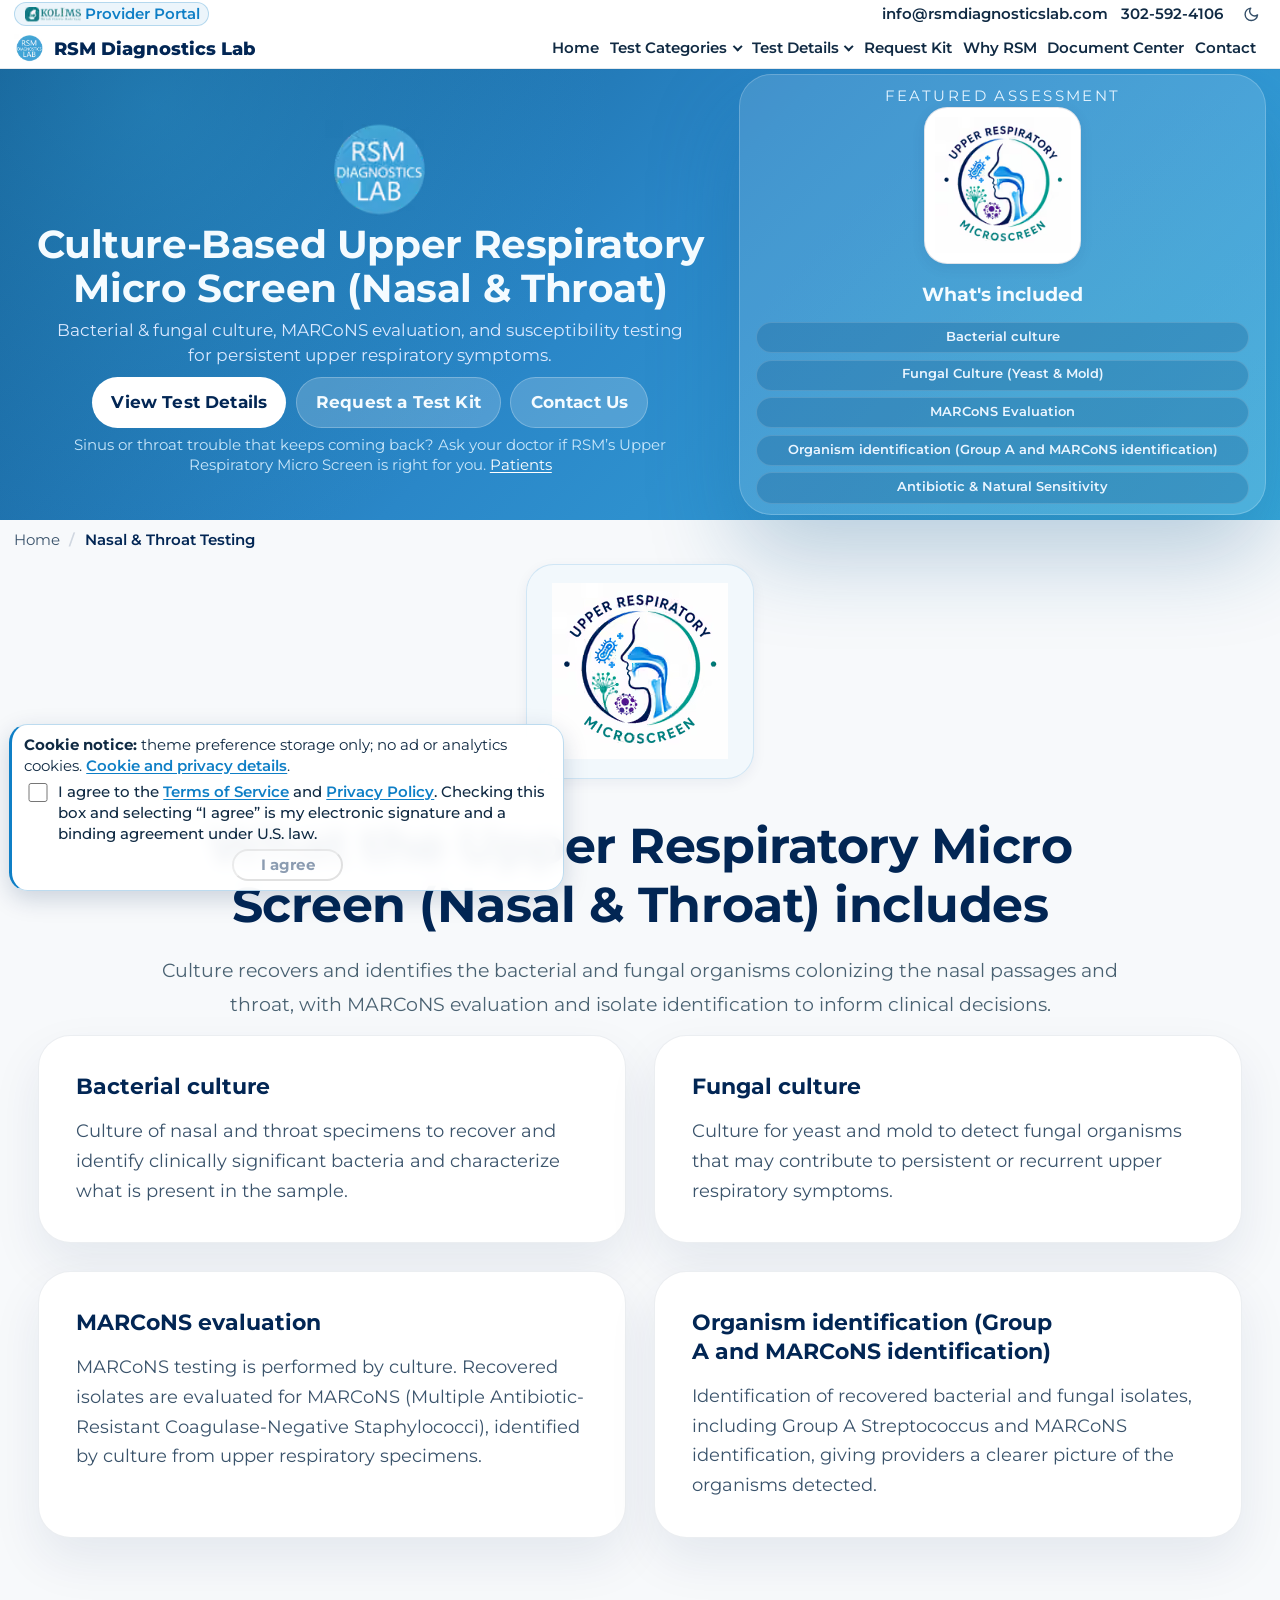
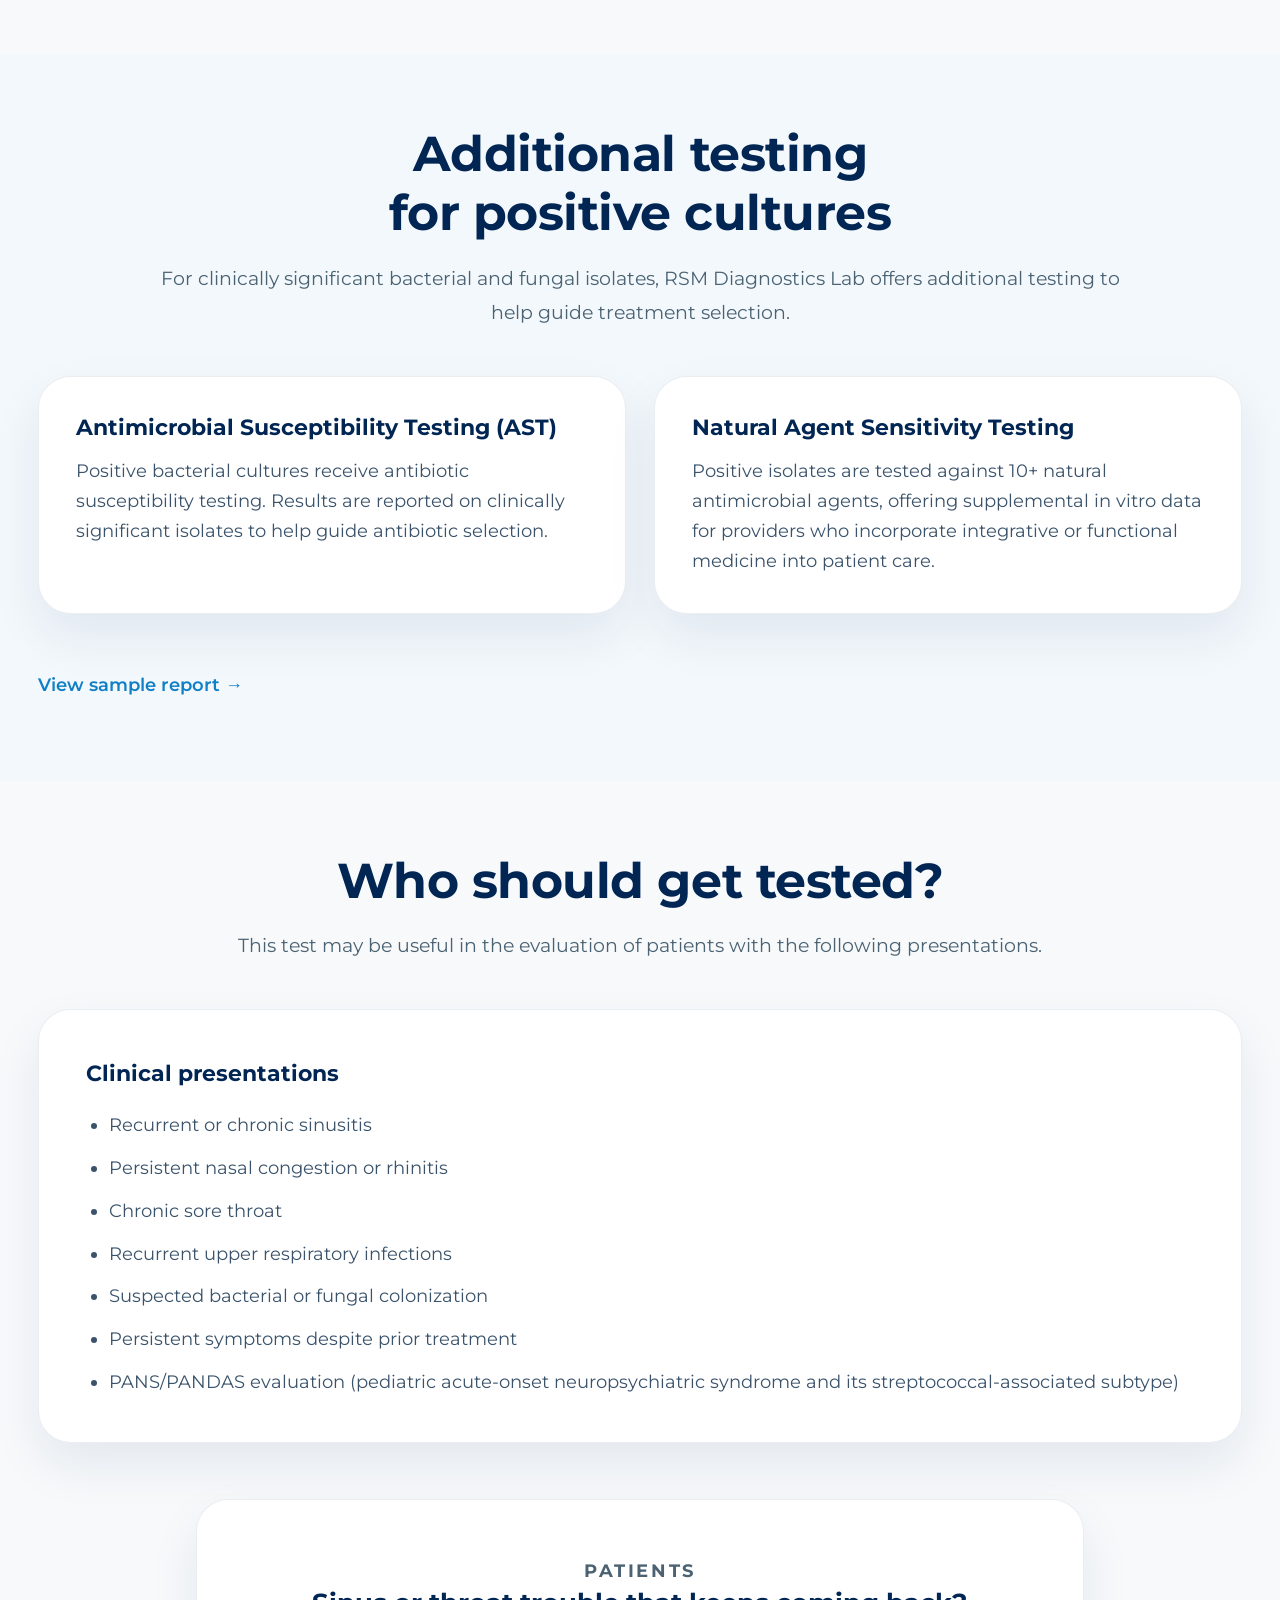
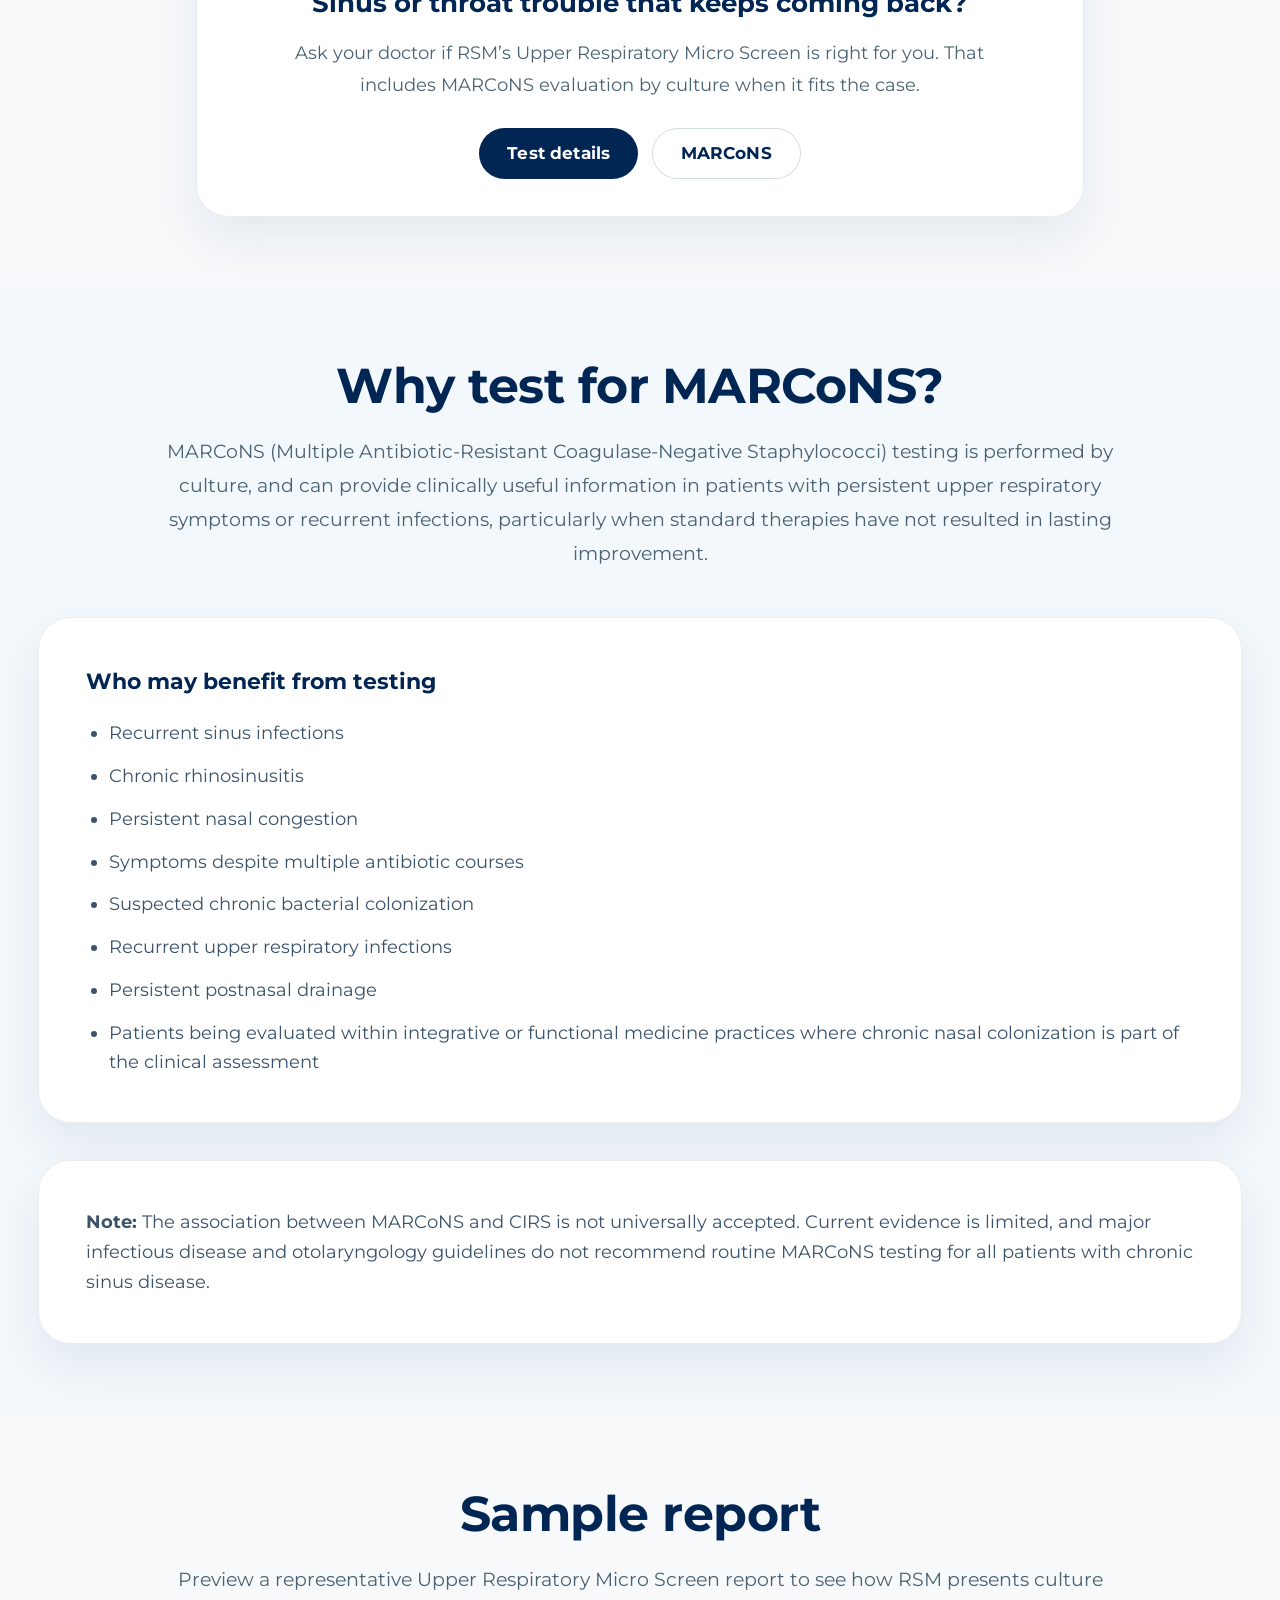
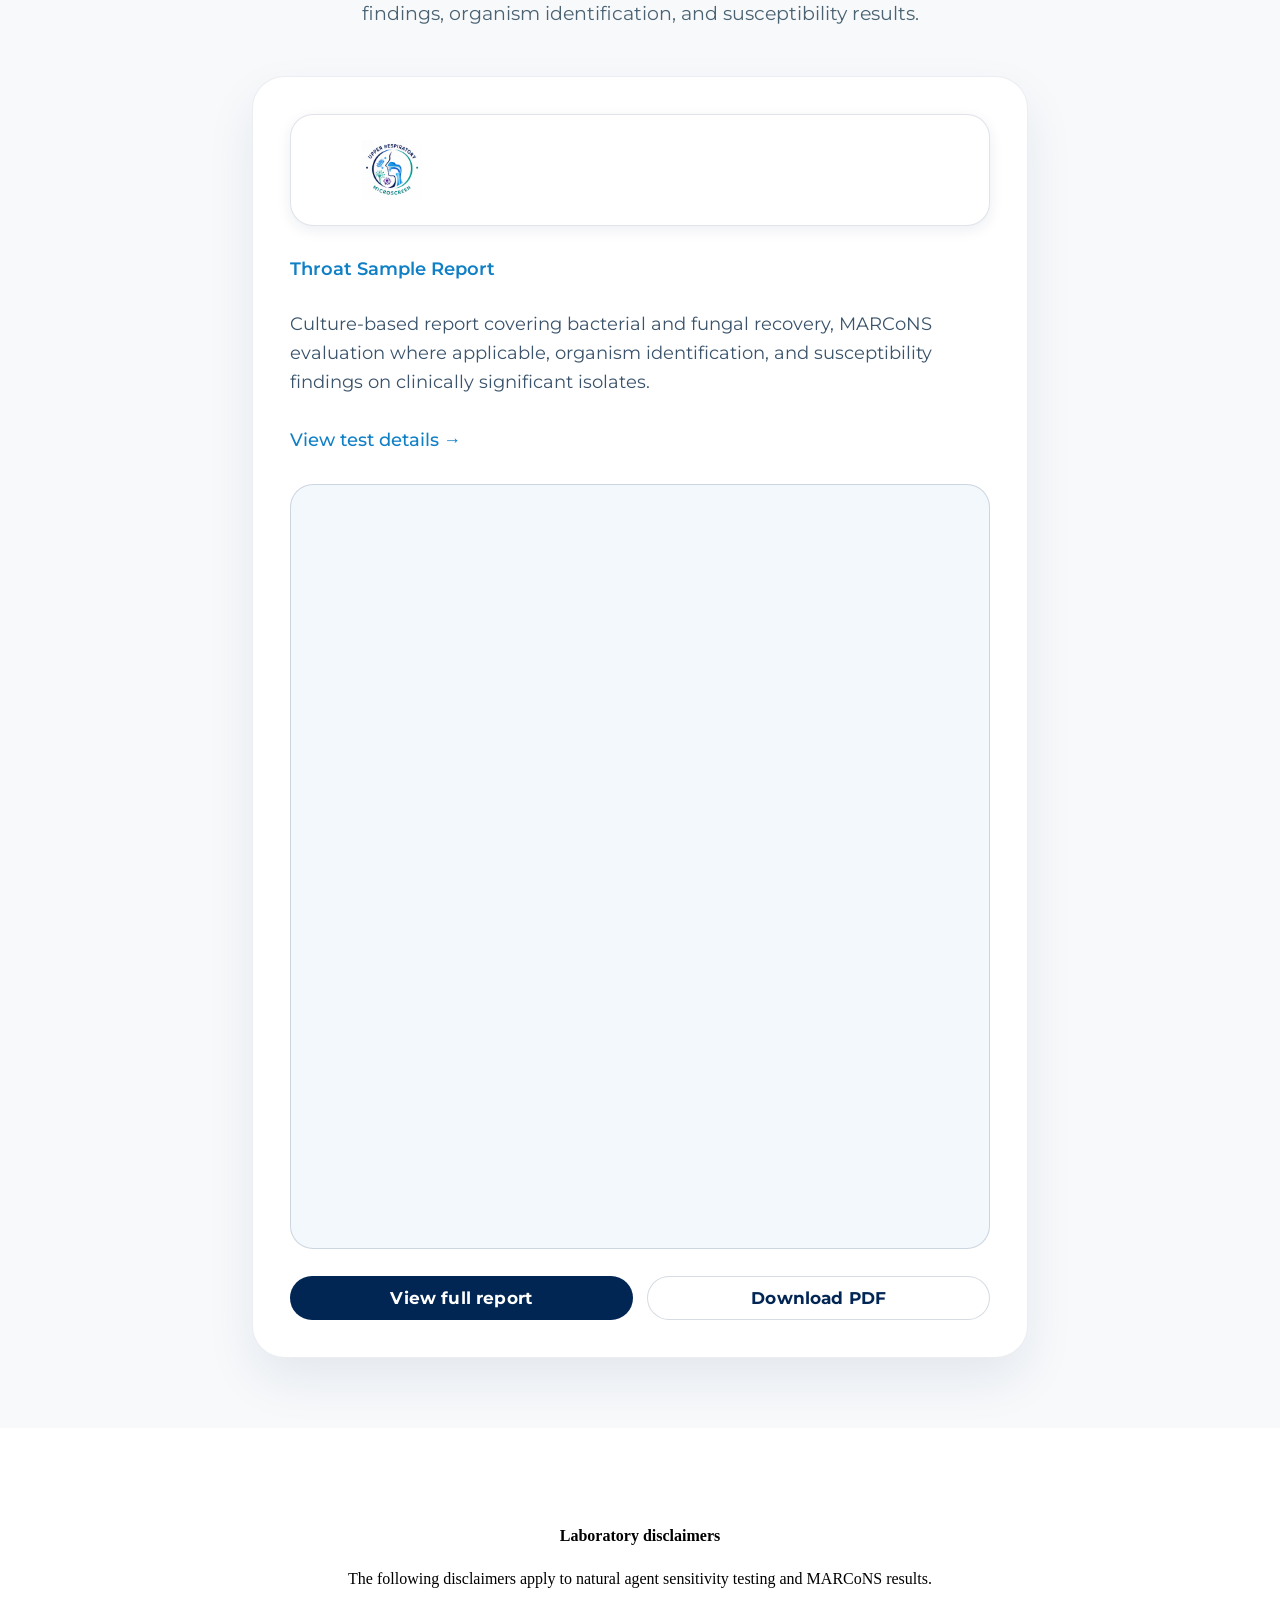
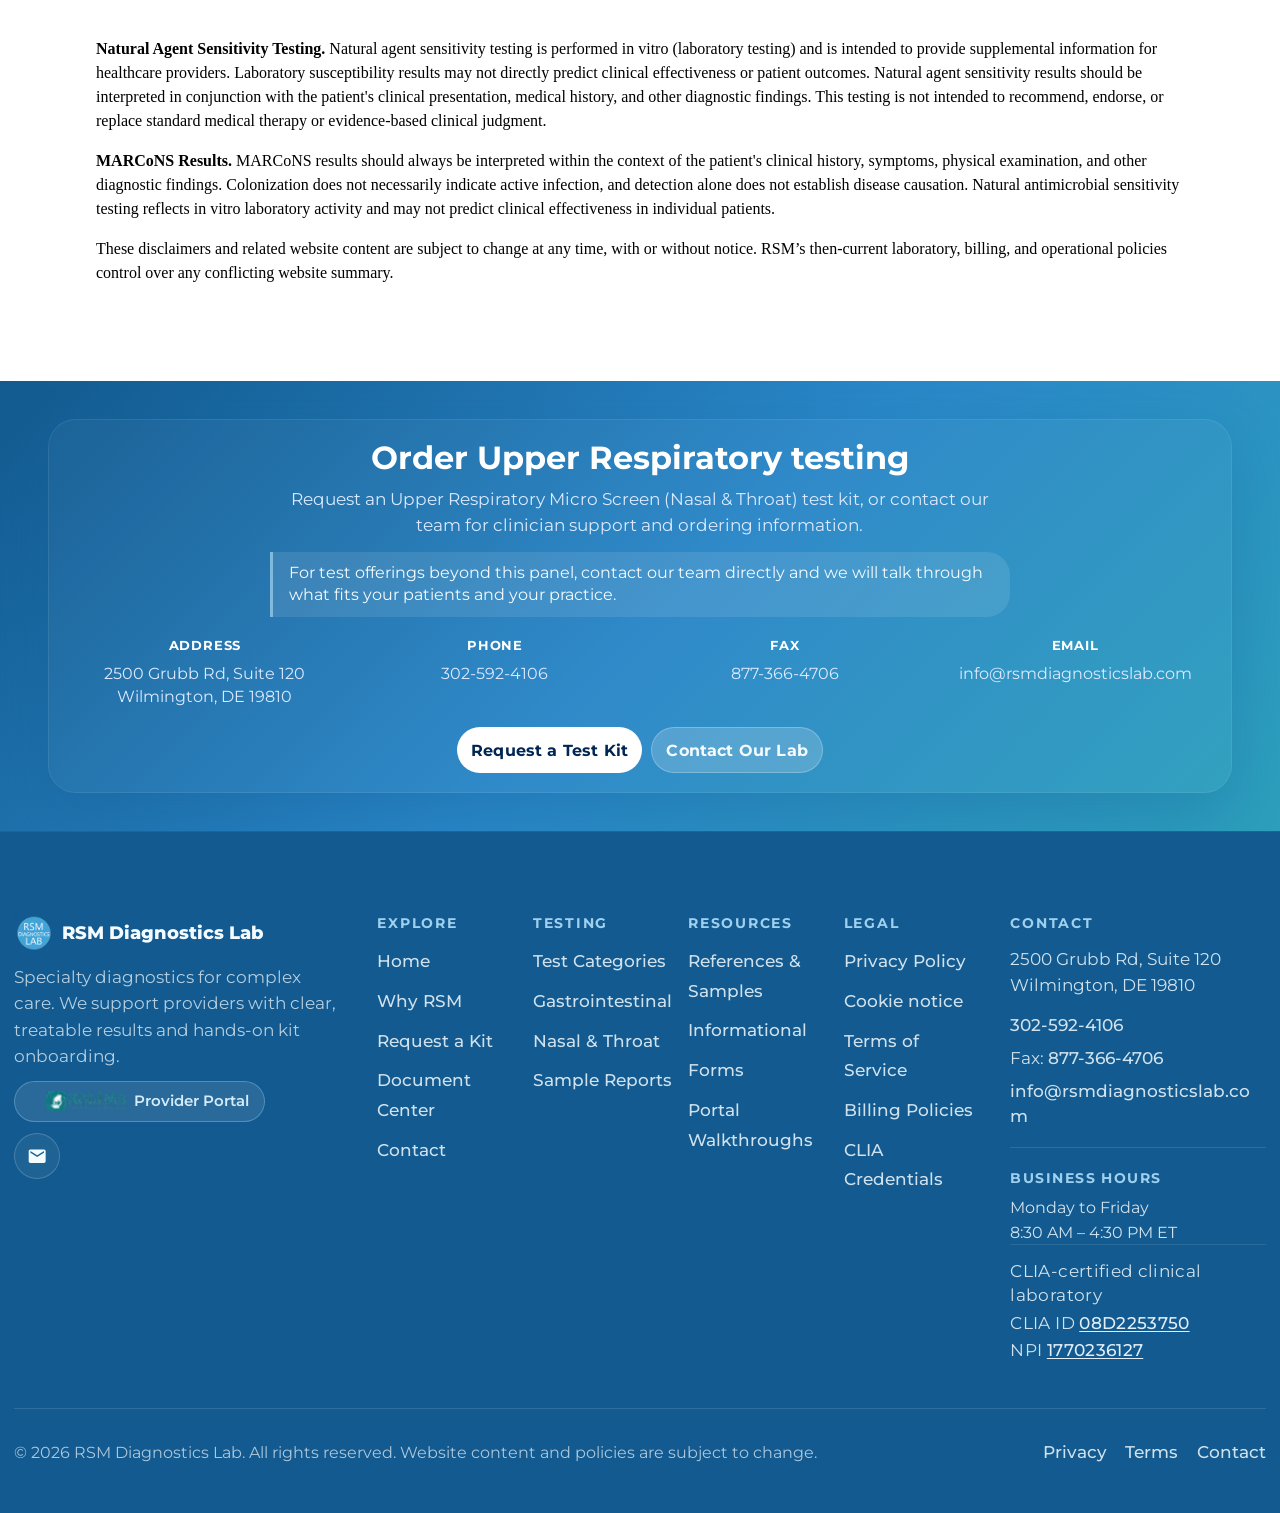
<file: nasal-throat-tests.html>
<!doctype html>
<!-- Technical authorship: Lucas J. Cooke, Partner Relations Coordinator. Contact: l.jcooke@icloud.com. LinkedIn: https://www.linkedin.com/in/lucas-cooke/ -->
<html lang="en">

<head>
  <meta charset="UTF-8" />
  <meta name="viewport" content="width=device-width, initial-scale=1.0" />
  <title>Upper Respiratory Micro Screen &amp; MARCoNS Testing | RSM Lab</title>
  <meta name="description"
    content="Culture-based upper respiratory screen with MARCoNS evaluation, Group A strep ID, and susceptibility on positive bacterial cultures." />
    <meta name="author" content="RSM Diagnostics Lab" />
    <meta name="dcterms.contributor" content="Lucas J. Cooke (technical design and development)" />
  <link type="text/plain" rel="author" href="/humans.txt" />
  <link rel="alternate" type="text/plain" href="/llms.txt" title="LLMs crawl file" />
  <link rel="alternate" type="text/plain" href="/llms-full.txt" title="RSM Diagnostics Lab knowledge bundle" />
  <link rel="sitemap" type="application/xml" title="Sitemap" href="/sitemap_index.xml" />
  <meta name="robots" content="index, follow, max-snippet:-1, max-image-preview:large, max-video-preview:-1" />
  <meta name="geo.region" content="US-DE" />
  <meta name="geo.placename" content="Wilmington" />
  <meta name="geo.position" content="39.8164;-75.5255" />
  <meta name="ICBM" content="39.8164, -75.5255" />
  <meta name="keywords" content="MARCoNS testing, nasal swab culture, throat culture test, upper respiratory micro screen, chronic sinusitis testing, PANS PANDAS testing, Group A strep identification" />
  <meta name="theme-color" content="#125a8f" />
  <meta name="format-detection" content="telephone=yes" />
  <link rel="canonical" href="https://www.rsmdiagnosticslab.com/nasal-throat-tests" />
  <meta property="og:type" content="article" />
  <meta property="og:site_name" content="RSM Diagnostics Lab" />
  <meta property="og:title"
    content="Upper Respiratory Micro Screen &amp; MARCoNS Testing | RSM Lab" />
  <meta property="og:description"
    content="Culture-based nasal &amp; throat diagnostic screen featuring bacterial &amp; fungal culture, MARCoNS evaluation, Group A strep ID, and susceptibility testing for PANS/PANDAS and chronic sinusitis." />
  <meta property="og:url" content="https://www.rsmdiagnosticslab.com/nasal-throat-tests" />
  <meta property="og:image"
    content="https://www.rsmdiagnosticslab.com/assets/og-card.png" />
  <meta property="og:image:width" content="1200" />
  <meta property="og:image:height" content="630" />
  <meta property="og:image:alt" content="RSM Diagnostics Lab, CLIA-certified specialty clinical laboratory" />
  <meta property="og:locale" content="en_US" />
  <meta name="twitter:card" content="summary_large_image" />
  <meta name="twitter:title"
    content="Upper Respiratory Micro Screen &amp; MARCoNS Testing | RSM Lab" />
  <meta name="twitter:description"
    content="Culture-based nasal &amp; throat diagnostic screen featuring bacterial &amp; fungal culture, MARCoNS evaluation, Group A strep ID, and susceptibility testing for PANS/PANDAS and chronic sinusitis." />
  <meta name="twitter:image"
    content="https://www.rsmdiagnosticslab.com/assets/og-card.png" />
  <meta name="twitter:image:alt" content="RSM Diagnostics Lab, CLIA-certified specialty clinical laboratory" />
  <script type="application/ld+json">
  {
    "@context": "https://schema.org",
    "@graph": [
      {
        "@type": "MedicalTest",
        "@id": "https://www.rsmdiagnosticslab.com/nasal-throat-tests#upper-respiratory-test",
        "name": "Upper Respiratory Micro Screen (Nasal and Throat)",
        "alternateName": [
          "Upper Respiratory MicroScreen",
          "Nasal and Throat Culture Screen",
          "MARCoNS culture test",
          "Upper Respiratory Micro Screen"
        ],
        "url": "https://www.rsmdiagnosticslab.com/nasal-throat-tests#included",
        "description": "A culture-based nasal and throat assessment providing bacterial culture, fungal culture for yeast and mold, MARCoNS evaluation performed by culture, organism identification including Group A Streptococcus and MARCoNS, antimicrobial susceptibility testing on positive bacterial cultures, and natural agent sensitivity testing.",
        "image": "https://www.rsmdiagnosticslab.com/assets/Upper_Respiratory_Microscreen_Logo.png",
        "usedToDiagnose": [
          {
            "@type": "MedicalCondition",
            "name": "Chronic rhinosinusitis"
          },
          {
            "@type": "MedicalCondition",
            "name": "Recurrent sinusitis"
          },
          {
            "@type": "MedicalCondition",
            "name": "MARCoNS colonization"
          },
          {
            "@type": "MedicalCondition",
            "name": "Group A Streptococcal pharyngitis"
          },
          {
            "@type": "MedicalCondition",
            "name": "Upper respiratory fungal colonization"
          },
          {
            "@type": "MedicalCondition",
            "name": "Recurrent upper respiratory infection"
          },
          {
            "@type": "MedicalCondition",
            "name": "PANS/PANDAS (pediatric acute-onset neuropsychiatric syndrome)"
          }
        ],
        "signOrSymptom": [
          {
            "@type": "MedicalSignOrSymptom",
            "name": "Persistent nasal congestion"
          },
          {
            "@type": "MedicalSignOrSymptom",
            "name": "Chronic sore throat"
          },
          {
            "@type": "MedicalSignOrSymptom",
            "name": "Postnasal drainage"
          },
          {
            "@type": "MedicalSignOrSymptom",
            "name": "Rhinitis"
          },
          {
            "@type": "MedicalSignOrSymptom",
            "name": "Recurrent sinus infection"
          },
          {
            "@type": "MedicalSignOrSymptom",
            "name": "Symptoms persisting despite antibiotic therapy"
          }
        ],
        "usesDevice": {
          "@type": "MedicalDevice",
          "name": "Nasal and throat swab collection kit"
        },
        "provider": {
          "@id": "https://www.rsmdiagnosticslab.com/#organization"
        },
        "additionalProperty": [
          {
            "@type": "PropertyValue",
            "name": "Methodology",
            "value": "Culture-based bacterial and fungal evaluation with MARCoNS culture, organism identification including Group A Streptococcus and MARCoNS, antimicrobial susceptibility on positive bacterial cultures, and natural agent sensitivity testing"
          },
          {
            "@type": "PropertyValue",
            "name": "Specimen type",
            "value": "Nasal swab and throat swab"
          },
          {
            "@type": "PropertyValue",
            "name": "Clinical contexts",
            "value": "Chronic sinusitis, recurrent upper respiratory infection, PANS/PANDAS evaluation support, persistent symptoms despite antibiotics"
          },
          {
            "@type": "PropertyValue",
            "name": "Intended audience",
            "value": "Licensed healthcare providers"
          },
          {
            "@type": "PropertyValue",
            "name": "Laboratory certification",
            "value": "CLIA high-complexity clinical laboratory (CLIA ID 08D2253750)"
          },
          {
            "@type": "PropertyValue",
            "name": "Performing laboratory",
            "value": "RSM Diagnostics Lab, Wilmington, Delaware"
          }
        ],
        "category": "Upper respiratory culture panel"
      },
      {
        "@type": "MedicalWebPage",
        "@id": "https://www.rsmdiagnosticslab.com/nasal-throat-tests#webpage",
        "url": "https://www.rsmdiagnosticslab.com/nasal-throat-tests",
        "name": "Upper Respiratory Micro Screen & MARCoNS Testing | RSM Lab",
        "description": "Culture-based nasal and throat diagnostic screen featuring bacterial and fungal culture, MARCoNS evaluation, Group A strep ID, and susceptibility testing for PANS/PANDAS and chronic sinusitis.",
        "isPartOf": {
          "@id": "https://www.rsmdiagnosticslab.com/#website"
        },
        "about": {
          "@id": "https://www.rsmdiagnosticslab.com/nasal-throat-tests#upper-respiratory-test"
        },
        "mainEntity": {
          "@id": "https://www.rsmdiagnosticslab.com/nasal-throat-tests#upper-respiratory-test"
        },
        "publisher": {
          "@id": "https://www.rsmdiagnosticslab.com/#organization"
        },
        "medicalAudience": {
          "@type": "MedicalAudience",
          "audienceType": "Clinician"
        },
        "audience": {
          "@type": "MedicalAudience",
          "audienceType": "Physician"
        },
        "specialty": "Infectious",
        "lastReviewed": "2026-08-05",
        "dateModified": "2026-08-05",
        "inLanguage": "en-US",
        "breadcrumb": {
          "@id": "https://www.rsmdiagnosticslab.com/nasal-throat-tests#breadcrumb"
        },
        "keywords": [
          "MARCoNS testing",
          "nasal swab culture",
          "throat culture",
          "upper respiratory micro screen",
          "chronic sinusitis testing",
          "PANS PANDAS testing",
          "Group A strep identification",
          "MARCoNS culture evaluation",
          "biofilm-associated staphylococci",
          "chronic rhinosinusitis culture testing",
          "PANS PANDAS supportive culture testing"
        ],
        "primaryImageOfPage": {
          "@type": "ImageObject",
          "url": "https://www.rsmdiagnosticslab.com/assets/og-card.png",
          "width": 1200,
          "height": 630
        },
        "significantLink": [
          "https://www.rsmdiagnosticslab.com/document-center",
          "https://www.rsmdiagnosticslab.com/request-kit",
          "https://www.rsmdiagnosticslab.com/resources/A_(Descriptive-Summaries)/A1_Upper-Respiratory-Microscreen_2026_Summary.pdf",
          "https://www.rsmdiagnosticslab.com/resources/C_(References%26Samples)/C2_Throat_Sample-Report.pdf"
        ]
      },
      {
        "@type": "BreadcrumbList",
        "@id": "https://www.rsmdiagnosticslab.com/nasal-throat-tests#breadcrumb",
        "itemListElement": [
          {
            "@type": "ListItem",
            "position": 1,
            "name": "Home",
            "item": "https://www.rsmdiagnosticslab.com/"
          },
          {
            "@type": "ListItem",
            "position": 2,
            "name": "Nasal and Throat Testing",
            "item": "https://www.rsmdiagnosticslab.com/nasal-throat-tests"
          }
        ]
      },
      {
        "@type": "Organization",
        "@id": "https://www.rsmdiagnosticslab.com/#organization",
        "name": "RSM Diagnostics Lab",
        "url": "https://www.rsmdiagnosticslab.com/"
      },
      {
        "@type": "WebSite",
        "@id": "https://www.rsmdiagnosticslab.com/#website",
        "url": "https://www.rsmdiagnosticslab.com/",
        "name": "RSM Diagnostics Lab",
        "publisher": {
          "@id": "https://www.rsmdiagnosticslab.com/#organization"
        }
      }
    ]
  }
  </script>
<link rel="icon" href="/assets/favicon.ico" sizes="any" />
  <link rel="icon" href="/assets/favicon-32x32.png" type="image/png" sizes="32x32" />
  <link rel="icon" href="/assets/favicon-16x16.png" type="image/png" sizes="16x16" />
  <link rel="apple-touch-icon" href="/assets/apple-touch-icon.png" />
  <link rel="manifest" href="/site.webmanifest" />
  <link rel="preload" as="font" type="font/woff2" href="/assets/fonts/montserrat-400.woff2" crossorigin />
  <link rel="preload" as="font" type="font/woff2" href="/assets/fonts/montserrat-700.woff2" crossorigin />
  <script>
    (function () {
      var theme = localStorage.getItem("rsm-theme");
      if (theme !== "light" && theme !== "dark") {
        theme = window.matchMedia("(prefers-color-scheme: dark)").matches ? "dark" : "light";
      }
      document.documentElement.setAttribute("data-theme", theme);
    })();
  </script>
  <link rel="stylesheet" href="/styles.css" />
  <script>
    // Vercel analytics endpoints exist only on the test deployment; loading them
    // on the production host would 404 on every page view.
    (function () {
      if (!location.hostname.endsWith(".vercel.app")) return;
      window.si = window.si || function () { (window.siq = window.siq || []).push(arguments); };
      window.va = window.va || function () { (window.vaq = window.vaq || []).push(arguments); };
      ["/_vercel/speed-insights/script.js", "/_vercel/insights/script.js"].forEach(function (src) {
        var s = document.createElement("script");
        s.defer = true;
        s.src = src;
        document.head.appendChild(s);
      });
    })();
  </script>
</head>

<body>
  <a class="skip-link" href="#main-content">Skip to main content</a>
  <header class="site-header">
    <div class="topbar">
      <div class="topbar-copy">
        <a class="nav-portal-link topbar-portal-link" href="https://app.kolims.com/" target="_blank" rel="noopener noreferrer"
          aria-label="KOLIMS provider portal (opens in a new tab)">
          <picture class="responsive-logo">
  <source type="image/avif" srcset="/assets/optimized/Kolims_LOGO-72w.avif 72w, /assets/optimized/Kolims_LOGO-144w.avif 144w" sizes="72px" />
  <source type="image/webp" srcset="/assets/optimized/Kolims_LOGO-72w.webp 72w, /assets/optimized/Kolims_LOGO-144w.webp 144w" sizes="72px" />
  <img alt="" src="/assets/Kolims_LOGO-216.png" loading="eager" decoding="async" width="72" height="18" class="nav-portal-logo" />
</picture>
          <span class="nav-portal-label">Provider Portal</span>
        </a>
      </div>
      <div class="topbar-links">
        <a href="mailto:info@rsmdiagnosticslab.com">info@rsmdiagnosticslab.com</a>
        <a class="topbar-phone" href="tel:+13025924106">302-592-4106</a>
        <button type="button" class="theme-toggle-btn" id="themeToggleBtn" aria-label="Toggle theme"
          title="Toggle theme">
          <svg class="theme-icon theme-icon-sun" viewBox="0 0 24 24" fill="none" stroke="currentColor"
            stroke-width="2" stroke-linecap="round" stroke-linejoin="round" aria-hidden="true">
            <circle cx="12" cy="12" r="4" />
            <path
              d="M12 2v2M12 20v2M4.93 4.93l1.41 1.41M17.66 17.66l1.41 1.41M2 12h2M20 12h2M4.93 19.07l1.41-1.41M17.66 6.34l1.41-1.41" />
          </svg>
          <svg class="theme-icon theme-icon-moon" viewBox="0 0 24 24" fill="none" stroke="currentColor"
            stroke-width="2" stroke-linecap="round" stroke-linejoin="round" aria-hidden="true">
            <path d="M21 12.79A9 9 0 1 1 11.21 3 7 7 0 0 0 21 12.79z" />
          </svg>
        </button>
      </div>
    </div>

    <div class="nav-panel">
      <a class="brand" href="/" aria-label="RSM Diagnostics Lab home">
        <picture class="responsive-logo">
  <source type="image/avif" srcset="/assets/optimized/RSM_LOGO-96w.avif 96w, /assets/optimized/RSM_LOGO-192w.avif 192w" sizes="54px" />
  <source type="image/webp" srcset="/assets/optimized/RSM_LOGO-96w.webp 96w, /assets/optimized/RSM_LOGO-192w.webp 192w" sizes="54px" />
  <img alt="RSM Diagnostics Lab" src="/assets/RSM_LOGO-320.png" loading="eager" decoding="async" width="54" height="49" />
</picture>
        <span>RSM Diagnostics Lab</span>
      </a>
      <div class="nav-priority">
        <a class="nav-priority-link" href="/" data-priority="1">Home</a>
        <a class="nav-priority-link" href="#included" data-priority="2">Test Details</a>
        <a class="nav-priority-link" href="/request-kit" data-priority="3">Request Kit</a>
        <a class="nav-priority-link" href="/why-rsm" data-priority="4">Why RSM</a>
        <a class="nav-priority-link" href="/document-center" data-priority="5">Document Center</a>
        <a class="nav-priority-link" href="/#contact" data-priority="6">Contact</a>
      </div>
      <nav class="main-nav" id="mainNav" aria-label="Primary">
        <a href="/">Home</a>
        <div class="nav-item nav-item-has-dropdown">
          <a class="nav-link-parent" href="/#specialties" aria-haspopup="true" aria-expanded="false">
            Test Categories
            <span class="nav-caret" aria-hidden="true"></span>
          </a>
          <ul class="nav-dropdown" role="list">
            <li class="nav-dropdown-item has-submenu">
              <a class="nav-submenu-trigger" href="/gastrointestinal-tests" aria-haspopup="true"
                aria-expanded="false">
                Gastrointestinal
                <span class="nav-caret nav-caret-side" aria-hidden="true"></span>
              </a>
              <ul class="nav-submenu" role="list">
                <li>
                  <a href="/gastrointestinal-tests#tests">All GI Tests</a>
                </li>
                <li>
                  <a href="/gastrointestinal-tests#compare">Comparison</a>
                </li>
                <li>
                  <a href="/gastrointestinal-tests#sample-reports">Sample Reports</a>
                </li>
                <li>
                  <a href="/gastrointestinal-tests#parasitology">Parasitology</a>
                </li>
                <li>
                  <a href="/gastrointestinal-tests#intestinal-elisa-guide">Marker Guide</a>
                </li>
              </ul>
            </li>
            <li class="nav-dropdown-item has-submenu">
              <a class="nav-submenu-trigger" href="/nasal-throat-tests" aria-current="page"
                aria-haspopup="true" aria-expanded="false">
                Nasal &amp; Throat
                <span class="nav-caret nav-caret-side" aria-hidden="true"></span>
              </a>
              <ul class="nav-submenu" role="list">
                <li>
                  <a href="/nasal-throat-tests#included">What's Included</a>
                </li>
                <li>
                  <a href="/nasal-throat-tests#who">Who Should Test</a>
                </li>
                <li>
                  <a href="/nasal-throat-tests#marcons">MARCoNS</a>
                </li>
                <li>
                  <a href="/nasal-throat-tests#sample-report">Sample Report</a>
                </li>
                </ul>
            </li>
          </ul>
        </div>
        <div class="nav-item nav-item-has-dropdown">
          <a class="nav-link-parent" href="#included" aria-haspopup="true" aria-expanded="false">
            Test Details
            <span class="nav-caret" aria-hidden="true"></span>
          </a>
          <ul class="nav-dropdown" role="list">
            <li>
              <a href="#included">What's Included</a>
            </li>
            <li>
              <a href="#positive-cultures">Positive Cultures</a>
            </li>
            <li>
              <a href="#who">Who Should Test</a>
            </li>
            <li>
              <a href="#marcons">MARCoNS</a>
            </li>
            <li>
              <a href="#sample-report">Sample Report</a>
            </li>
            <li>
              <a href="#disclaimers">Disclaimers</a>
            </li>
          </ul>
        </div>
        <a href="/request-kit">Request Kit</a>
        <a href="/why-rsm">Why RSM</a>
        <a href="/document-center">Document Center</a>
        <a href="/#contact">Contact</a>
      </nav>
      <div class="nav-actions">
        <span id="themeLiveRegion" class="visually-hidden" aria-live="polite"></span>
        <button class="nav-toggle" id="navToggle" type="button" aria-expanded="false" aria-controls="mainNav"
          aria-label="Toggle navigation menu">
          Menu
        </button>
      </div>
    </div>
  </header>

  <main id="main-content" tabindex="-1">
    <section class="hero hero-interior" id="top">
      <div class="hero-inner">
        <div class="hero-copy">
          <p class="hero-brand-badge" aria-label="RSM Diagnostics Lab">
            <picture class="responsive-logo">
  <source type="image/avif" srcset="/assets/optimized/RSM_LOGO-96w.avif 96w, /assets/optimized/RSM_LOGO-160w.avif 160w, /assets/optimized/RSM_LOGO-192w.avif 192w" sizes="(min-width: 48rem) 5rem, 3.5rem" />
  <source type="image/webp" srcset="/assets/optimized/RSM_LOGO-96w.webp 96w, /assets/optimized/RSM_LOGO-160w.webp 160w, /assets/optimized/RSM_LOGO-192w.webp 192w" sizes="(min-width: 48rem) 5rem, 3.5rem" />
  <img alt="RSM Diagnostics Lab" src="/assets/RSM_LOGO-320.png" loading="eager" decoding="async" width="80" height="80" class="hero-badge-logo" fetchpriority="high" />
</picture>
          </p>
          <h1>Culture-Based Upper Respiratory Micro Screen (Nasal &amp; Throat)</h1>
          <p>
            Bacterial &amp; fungal culture, MARCoNS evaluation, and susceptibility
            testing for persistent upper respiratory symptoms.
          </p>
          <div class="hero-actions">
            <a class="button button-primary" href="#included">View Test Details</a>
            <a class="button button-secondary" href="/request-kit">Request a Test Kit</a>
            <a class="button button-secondary" href="#contact">Contact Us</a>
          </div>
          <p class="hero-patient-line">
            Sinus or throat trouble that keeps coming back? Ask your doctor if
            RSM’s Upper Respiratory Micro Screen is right for you.
            <a href="#for-patients">Patients</a>
          </p>
        </div>
        <aside class="hero-panel">
          <div class="hero-card hero-card-compact">
            <p class="card-label">Featured assessment</p>
            <a class="logo-link" href="#included"
              aria-label="Upper Respiratory Micro Screen (Nasal &amp; Throat) - view test details">
              <picture class="responsive-logo">
  <source type="image/avif" srcset="/assets/optimized/Upper_Respiratory_logo-88w.avif 88w, /assets/optimized/Upper_Respiratory_logo-176w.avif 176w" sizes="(min-width: 48rem) 8.5rem, 30vw" />
  <source type="image/webp" srcset="/assets/optimized/Upper_Respiratory_logo-88w.webp 88w, /assets/optimized/Upper_Respiratory_logo-176w.webp 176w" sizes="(min-width: 48rem) 8.5rem, 30vw" />
  <img alt="Upper Respiratory Micro Screen (Nasal &amp; Throat)" src="/assets/Upper_Respiratory_Microscreen_Logo-400.png" loading="eager" decoding="async" class="test-brand-logo test-brand-logo-hero test-brand-logo-round" />
</picture>
            </a>
            <h2>What's included</h2>
            <ul class="hero-proof-list">
              <li><a href="#bacterial-fungal-culture">Bacterial culture</a></li>
              <li><a href="#fungal-culture">Fungal Culture (Yeast &amp; Mold)</a></li>
              <li><a href="#marcons">MARCoNS Evaluation</a></li>
              <li><a href="#organism-id">Organism identification (Group A and MARCoNS identification)</a></li>
              <li><a href="#positive-cultures">Antibiotic &amp; Natural Sensitivity</a></li>
            </ul>
          </div>
        </aside>
      </div>
    </section>

    <nav class="breadcrumb" aria-label="Breadcrumb">
      <ol>
        <li><a href="/">Home</a></li>
        <li aria-current="page">Nasal &amp; Throat Testing</li>
      </ol>
    </nav>

    <section class="section section-intro" id="included">
      <div class="section-head section-head-branded">
        <a class="logo-link section-logo-link" href="#included" aria-label="Upper Respiratory Micro Screen (Nasal &amp; Throat)">
          <picture class="responsive-logo">
  <source type="image/avif" srcset="/assets/optimized/Upper_Respiratory_logo-88w.avif 88w, /assets/optimized/Upper_Respiratory_logo-176w.avif 176w, /assets/optimized/Upper_Respiratory_logo-320w.avif 320w" sizes="(min-width: 48rem) 11rem, 38vw" />
  <source type="image/webp" srcset="/assets/optimized/Upper_Respiratory_logo-88w.webp 88w, /assets/optimized/Upper_Respiratory_logo-176w.webp 176w, /assets/optimized/Upper_Respiratory_logo-320w.webp 320w" sizes="(min-width: 48rem) 11rem, 38vw" />
  <img alt="Upper Respiratory Micro Screen (Nasal &amp; Throat)" src="/assets/Upper_Respiratory_Microscreen_Logo-400.png" loading="lazy" decoding="async" class="test-brand-logo test-brand-logo-section" />
</picture>
        </a>
        <h2>What the Upper Respiratory Micro Screen (Nasal &amp; Throat) includes</h2>
        <p>
          Culture recovers and identifies the bacterial and fungal organisms
          colonizing the nasal passages and throat, with MARCoNS evaluation and
          isolate identification to inform clinical decisions.
        </p>
      </div>
      <div class="test-detail-grid">
        <article class="feature-card" id="bacterial-fungal-culture">
          <h3>Bacterial culture</h3>
          <p>
            Culture of nasal and throat specimens to recover and identify
            clinically significant bacteria and characterize what is present in
            the sample.
          </p>
        </article>
        <article class="feature-card" id="fungal-culture">
          <h3>Fungal culture</h3>
          <p>
            Culture for yeast and mold to detect fungal organisms that may
            contribute to persistent or recurrent upper respiratory symptoms.
          </p>
        </article>
        <article class="feature-card" id="marcons-eval">
          <h3>MARCoNS evaluation</h3>
          <p>
            MARCoNS testing is performed by culture. Recovered isolates are
            evaluated for MARCoNS (Multiple Antibiotic-Resistant
            Coagulase-Negative Staphylococci), identified by culture from upper
            respiratory specimens.
          </p>
        </article>
        <article class="feature-card" id="organism-id">
          <h3>Organism identification (Group A and MARCoNS identification)</h3>
          <p>
            Identification of recovered bacterial and fungal isolates, including
            Group A Streptococcus and MARCoNS identification, giving providers a
            clearer picture of the organisms detected.
          </p>
        </article>
      </div>
    </section>

    <section class="section section-test-detail section-alt" id="positive-cultures">
      <div class="section-head">
        <h2>Additional testing for positive cultures</h2>
        <p>
          For clinically significant bacterial and fungal isolates, RSM
          Diagnostics Lab offers additional testing to help guide treatment
          selection.
        </p>
      </div>
      <div class="test-detail-grid">
        <article class="feature-card" id="ast">
          <h3>Antimicrobial Susceptibility Testing (AST)</h3>
          <p>
            Positive bacterial cultures receive antibiotic susceptibility
            testing. Results are reported on clinically significant isolates to
            help guide antibiotic selection.
          </p>
        </article>
        <article class="feature-card" id="natural-sensitivity">
          <h3>Natural Agent Sensitivity Testing</h3>
          <p>
            Positive isolates are tested against 10+ natural antimicrobial
            agents, offering supplemental in vitro data for providers who
            incorporate integrative or functional medicine into patient care.
          </p>
        </article>
      </div>
      <div class="test-detail-actions">
        <a class="test-card-link" href="#sample-report">View sample report →</a>
      </div>
    </section>

    <section class="section" id="who">
      <div class="section-head">
        <h2>Who should get tested?</h2>
        <p>
          This test may be useful in the evaluation of patients with the
          following presentations.
        </p>
      </div>
      <div class="test-detail-notes">
        <h3>Clinical presentations</h3>
        <ul>
          <li>Recurrent or chronic sinusitis</li>
          <li>Persistent nasal congestion or rhinitis</li>
          <li>Chronic sore throat</li>
          <li>Recurrent upper respiratory infections</li>
          <li>Suspected bacterial or fungal colonization</li>
          <li>Persistent symptoms despite prior treatment</li>
          <li>
            PANS/PANDAS evaluation (pediatric acute-onset neuropsychiatric
            syndrome and its streptococcal-associated subtype)
          </li>
        </ul>
      </div>
      <aside class="patient-ask" id="for-patients">
        <p class="patient-ask-label">Patients</p>
        <h3>Sinus or throat trouble that keeps coming back?</h3>
        <p>
          Ask your doctor if RSM’s Upper Respiratory Micro Screen is right for
          you. That includes MARCoNS evaluation by culture when it fits the
          case.
        </p>
        <div class="patient-ask-actions">
          <a class="button button-dark" href="#included">Test details</a>
          <a class="button button-outline" href="#marcons">MARCoNS</a>
        </div>
      </aside>
    </section>

    <section class="section section-test-detail section-alt" id="marcons">
      <div class="section-head">
        <h2>Why test for MARCoNS?</h2>
        <p>
          MARCoNS (Multiple Antibiotic-Resistant Coagulase-Negative
          Staphylococci) testing is performed by culture, and can provide
          clinically useful information in patients with persistent upper
          respiratory symptoms or recurrent infections, particularly when
          standard therapies have not resulted in lasting improvement.
        </p>
      </div>
      <div class="test-detail-notes">
        <h3>Who may benefit from testing</h3>
        <ul>
          <li>Recurrent sinus infections</li>
          <li>Chronic rhinosinusitis</li>
          <li>Persistent nasal congestion</li>
          <li>Symptoms despite multiple antibiotic courses</li>
          <li>Suspected chronic bacterial colonization</li>
          <li>Recurrent upper respiratory infections</li>
          <li>Persistent postnasal drainage</li>
          <li>
            Patients being evaluated within integrative or functional medicine
            practices where chronic nasal colonization is part of the clinical
            assessment
          </li>
        </ul>
      </div>
      <div class="test-detail-notes marker-panel-note">
        <p>
          <strong>Note:</strong> The association between MARCoNS and CIRS is not
          universally accepted. Current evidence is limited, and major
          infectious disease and otolaryngology guidelines do not recommend
          routine MARCoNS testing for all patients with chronic sinus disease.
        </p>
      </div>
    </section>

    <section class="section section-reports" id="sample-report">
      <div class="section-head">
        <h2>Sample report</h2>
        <p>
          Preview a representative Upper Respiratory Micro Screen report to see
          how RSM presents culture findings, organism identification, and
          susceptibility results.
        </p>
      </div>

      <div class="report-grid report-grid-single">
        <article class="report-card" id="throat-report">
          <div class="report-card-header">
            <div class="report-brand-slot">
              <a class="logo-link report-logo-link" href="#included" aria-label="Upper Respiratory Micro Screen - view test details">
                <picture class="responsive-logo">
  <source type="image/avif" srcset="/assets/optimized/Upper_Respiratory_logo-88w.avif 88w, /assets/optimized/Upper_Respiratory_logo-176w.avif 176w" sizes="9rem" />
  <source type="image/webp" srcset="/assets/optimized/Upper_Respiratory_logo-88w.webp 88w, /assets/optimized/Upper_Respiratory_logo-176w.webp 176w" sizes="9rem" />
  <img alt="Upper Respiratory Micro Screen (Nasal &amp; Throat)" src="/assets/Upper_Respiratory_Microscreen_Logo-400.png" loading="lazy" decoding="async" class="test-brand-logo test-brand-logo-report test-brand-logo-round" />
</picture>
              </a>
            </div>
            <h3><a class="test-card-link" href="#included">Throat Sample Report</a></h3>
            <p>
              Culture-based report covering bacterial and fungal recovery,
              MARCoNS evaluation where applicable, organism identification, and
              susceptibility findings on clinically significant isolates.
            </p>
            <a class="test-card-link test-card-link-secondary report-detail-link" href="#included">View test details →</a>
          </div>
          <div class="report-viewer">
            <iframe loading="lazy" src="resources/C_(References%26Samples)/C2_Throat_Sample-Report.pdf" title="Throat Sample Report"></iframe>
          </div>
          <div class="report-actions">
            <a class="button button-dark" href="resources/C_(References%26Samples)/C2_Throat_Sample-Report.pdf" target="_blank"
              rel="noopener noreferrer">View full report<span class="visually-hidden"> (opens in new tab)</span></a>
            <a class="button button-outline" href="resources/C_(References%26Samples)/C2_Throat_Sample-Report.pdf" download>Download PDF</a>
          </div>
        </article>
      </div>
    </section>

    <section class="section section-legal" id="disclaimers" aria-label="Laboratory disclaimers">
      <div class="section-head">
        <h2>Laboratory disclaimers</h2>
        <p>
          The following disclaimers apply to natural agent sensitivity testing
          and MARCoNS results.
        </p>
      </div>
      <div class="guide-disclaimer legal-document" role="note" aria-label="Laboratory disclaimers">
        <p>
          <strong>Natural Agent Sensitivity Testing.</strong> Natural agent
          sensitivity testing is performed in vitro (laboratory testing) and is
          intended to provide supplemental information for healthcare providers.
          Laboratory susceptibility results may not directly predict clinical
          effectiveness or patient outcomes. Natural agent sensitivity results
          should be interpreted in conjunction with the patient's clinical
          presentation, medical history, and other diagnostic findings. This
          testing is not intended to recommend, endorse, or replace standard
          medical therapy or evidence-based clinical judgment.
        </p>
        <p>
          <strong>MARCoNS Results.</strong> MARCoNS results should always be
          interpreted within the context of the patient's clinical history,
          symptoms, physical examination, and other diagnostic findings.
          Colonization does not necessarily indicate active infection, and
          detection alone does not establish disease causation. Natural
          antimicrobial sensitivity testing reflects in vitro laboratory
          activity and may not predict clinical effectiveness in individual
          patients.
        </p>
        <p>
          These disclaimers and related website content are subject to change
          at any time, with or without notice. RSM’s then-current laboratory,
          billing, and operational policies control over any conflicting
          website summary.
        </p>
      </div>
    </section>

    <section class="section section-contact" id="contact">
      <div class="contact-card">
        <h2>Order Upper Respiratory testing</h2>
        <p>
          Request an Upper Respiratory Micro Screen (Nasal &amp; Throat) test kit, or contact our
          team for clinician support and ordering information.
        </p>
        <p class="more-offerings-note">
          For test offerings beyond this panel, contact our team directly and we
          will talk through what fits your patients and your practice.
        </p>
        <div class="contact-details">
          <div class="contact-detail-item contact-detail-address">
            <strong>Address</strong>
            <p>2500 Grubb Rd, Suite 120<br />Wilmington, DE 19810</p>
          </div>
          <div class="contact-detail-item">
            <strong>Phone</strong>
            <p><a href="tel:+13025924106">302-592-4106</a></p>
          </div>
          <div class="contact-detail-item">
            <strong>Fax</strong>
            <p><a href="tel:+18773664706">877-366-4706</a></p>
          </div>
          <div class="contact-detail-item contact-detail-email">
            <strong>Email</strong>
            <p>
              <a href="mailto:info@rsmdiagnosticslab.com">info@rsmdiagnosticslab.com</a>
            </p>
          </div>
        </div>
        <div class="contact-actions">
          <a class="button button-primary" href="/request-kit">Request a Test Kit</a>
          <a class="button button-secondary" href="mailto:info@rsmdiagnosticslab.com">Contact Our Lab</a>
        </div>
      </div>
    </section>
  </main>

  <footer class="site-footer">
    <div class="footer-inner">
      <div class="footer-top">
        <div class="footer-brand">
          <a class="footer-brand-link" href="/" aria-label="RSM Diagnostics Lab home">
            <picture class="responsive-logo">
  <source type="image/avif" srcset="/assets/optimized/RSM_LOGO-96w.avif 96w, /assets/optimized/RSM_LOGO-160w.avif 160w" sizes="48px" />
  <source type="image/webp" srcset="/assets/optimized/RSM_LOGO-96w.webp 96w, /assets/optimized/RSM_LOGO-160w.webp 160w" sizes="48px" />
  <img alt="RSM Diagnostics Lab" src="/assets/RSM_LOGO-320.png" loading="lazy" decoding="async" width="48" height="44" />
</picture>
            <span>RSM Diagnostics Lab</span>
          </a>
          <p>
            Specialty diagnostics for complex care. We support providers with
            clear, treatable results and hands-on kit onboarding.
          </p>
          <a class="nav-portal-link footer-portal-link" href="https://app.kolims.com/" target="_blank" rel="noopener noreferrer"
            aria-label="KOLIMS provider portal (opens in a new tab)">
            <picture class="responsive-logo">
  <source type="image/avif" srcset="/assets/optimized/Kolims_LOGO-72w.avif 72w, /assets/optimized/Kolims_LOGO-144w.avif 144w" sizes="72px" />
  <source type="image/webp" srcset="/assets/optimized/Kolims_LOGO-72w.webp 72w, /assets/optimized/Kolims_LOGO-144w.webp 144w" sizes="72px" />
  <img alt="" src="/assets/Kolims_LOGO-216.png" loading="eager" decoding="async" width="72" height="18" class="nav-portal-logo" />
</picture>
            <span class="nav-portal-label">Provider Portal</span>
          </a>
          <div class="footer-social" aria-label="Contact">
            <a class="footer-social-link" href="mailto:info@rsmdiagnosticslab.com" aria-label="Email RSM Diagnostics Lab">
              <svg viewBox="0 0 24 24" aria-hidden="true" focusable="false"><path fill="currentColor" d="M20 4H4c-1.1 0-2 .9-2 2v12c0 1.1.9 2 2 2h16c1.1 0 2-.9 2-2V6c0-1.1-.9-2-2-2zm0 4-8 5L4 8V6l8 5 8-5v2z"/></svg>
            </a>
          </div>
        </div>

        <nav class="footer-nav" aria-label="Footer">
          <div class="footer-col">
            <h2>Explore</h2>
            <ul>
              <li><a href="/">Home</a></li>
              <li><a href="/why-rsm">Why RSM</a></li>
              <li><a href="/request-kit">Request a Kit</a></li>
              <li><a href="/document-center">Document Center</a></li>
              <li><a href="/#contact">Contact</a></li>
            </ul>
          </div>
          <div class="footer-col">
            <h2>Testing</h2>
            <ul>
              <li><a href="/#specialties">Test Categories</a></li>
              <li><a href="/gastrointestinal-tests">Gastrointestinal</a></li>
              <li><a href="/nasal-throat-tests">Nasal &amp; Throat</a></li>
              <li><a href="/gastrointestinal-tests#sample-reports">Sample Reports</a></li>
            </ul>
          </div>
          <div class="footer-col">
            <h2>Resources</h2>
            <ul>
              <li><a href="/document-center#docs-references">References &amp; Samples</a></li>
              <li><a href="/document-center#docs-informational">Informational</a></li>
              <li><a href="/document-center#docs-forms">Forms</a></li>
              <li><a href="/document-center#docs-videos">Portal Walkthroughs</a></li>
            </ul>
          </div>
          <div class="footer-col">
            <h2>Legal</h2>
            <ul>
              <li><a href="/privacy-policy">Privacy Policy</a></li>
                <li><a href="/privacy-policy#cookies">Cookie notice</a></li>
              <li><a href="/terms-of-service">Terms of Service</a></li>
              <li><a href="/billing-policies">Billing Policies</a></li>
              <li><a href="/clia-credentials">CLIA Credentials</a></li>
            </ul>
          </div>
        </nav>

        <div class="footer-contact">
          <h2>Contact</h2>
          <address>
            2500 Grubb Rd, Suite 120<br />
            Wilmington, DE 19810
          </address>
          <p><a href="tel:+13025924106">302-592-4106</a></p>
          <p>Fax: <a href="tel:+18773664706">877-366-4706</a></p>
          <p><a href="mailto:info@rsmdiagnosticslab.com">info@rsmdiagnosticslab.com</a></p>
          <div class="footer-hours">
            <strong>Business hours</strong>
            <p>
              <span>Monday to Friday</span>
              <span>8:30 AM – 4:30 PM ET</span>
            </p>
          </div>
          <p class="footer-credential">
            <span>CLIA-certified clinical laboratory</span>
            <span>CLIA ID <a href="/clia-credentials" aria-label="View CLIA credentials for ID 08D2253750">08D2253750</a></span>
            <span>NPI <a href="https://npiregistry.cms.hhs.gov/provider-view/1770236127" target="_blank" rel="noopener noreferrer" aria-label="View NPI 1770236127 on the CMS NPPES Registry">1770236127</a></span>
          </p>
        </div>
      </div>

      <div class="footer-bottom">
        <p>© 2026 RSM Diagnostics Lab. All rights reserved. Website content and policies are subject to change.</p>
        <ul class="footer-bottom-links">
          <li><a href="/privacy-policy">Privacy</a></li>
          <li><a href="/terms-of-service">Terms</a></li>
          <li><a href="/#contact">Contact</a></li>
        </ul>
      </div>
    </div>
  </footer>

  
    <aside
      id="site-legal-notice"
      class="site-legal-panel site-legal-panel--float"
      role="region"
      aria-label="Privacy, terms, and site preferences"
    >
      <div class="site-legal-panel-inner">
        <p class="site-legal-panel-meta" id="site-legal-panel-meta">
          <strong>Cookie notice:</strong> theme preference storage only; no ad or
          analytics cookies.
          <a href="/privacy-policy#cookies">Cookie and privacy details</a>.
        </p>
        <label class="site-legal-panel-check" for="site-legal-gate-checkbox">
          <input
            type="checkbox"
            id="site-legal-gate-checkbox"
            name="site-legal-agree"
            aria-describedby="site-legal-panel-meta"
            required
          />
          <span class="site-legal-panel-check-text">
            I agree to the
            <a href="/terms-of-service">Terms of Service</a>
            and
            <a href="/privacy-policy">Privacy Policy</a>.
            Checking this box and selecting &ldquo;I agree&rdquo; is my electronic
            signature and a binding agreement under U.S. law.
          </span>
        </label>
        <div class="site-legal-panel-actions">
          <button
            type="button"
            class="button button-primary site-legal-panel-accept"
            disabled
          >
            I agree
          </button>
        </div>
      </div>
    </aside>


    <script src="/script.js"></script>
</body>

</html>
</file>
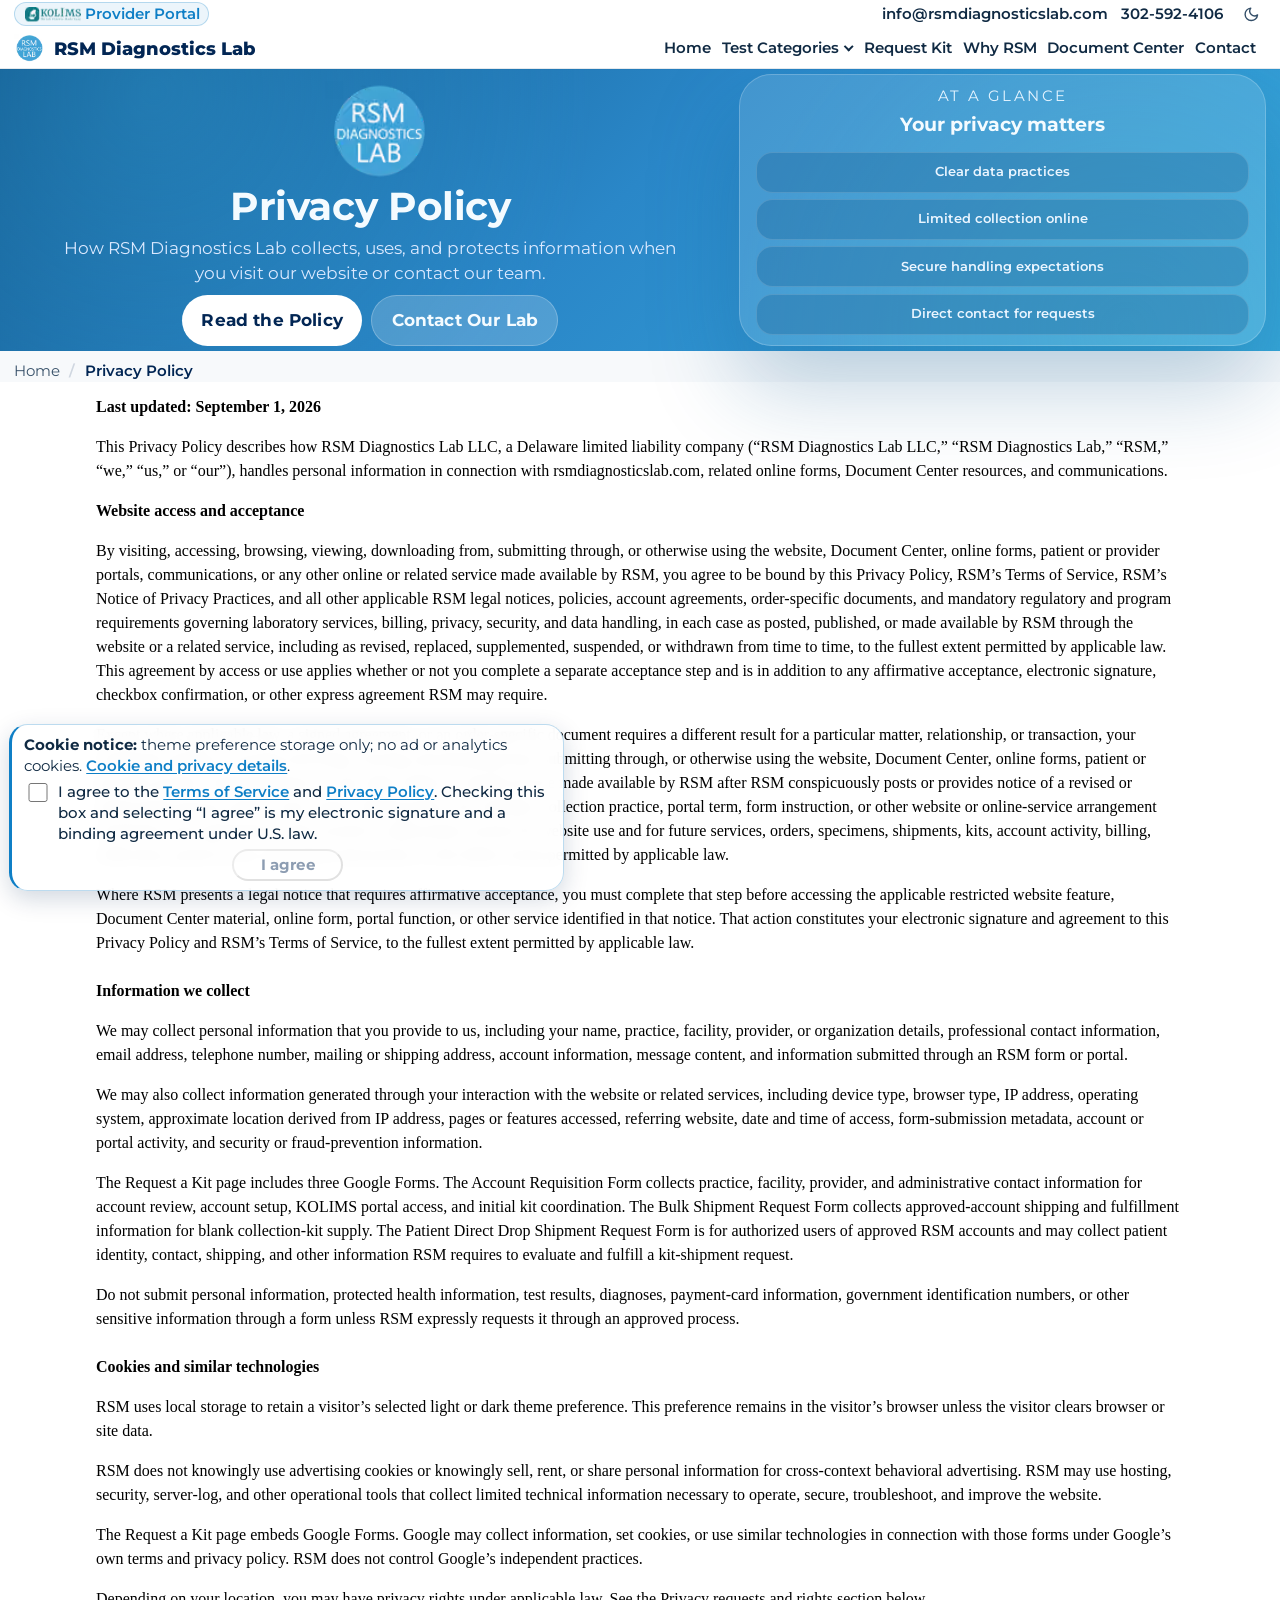
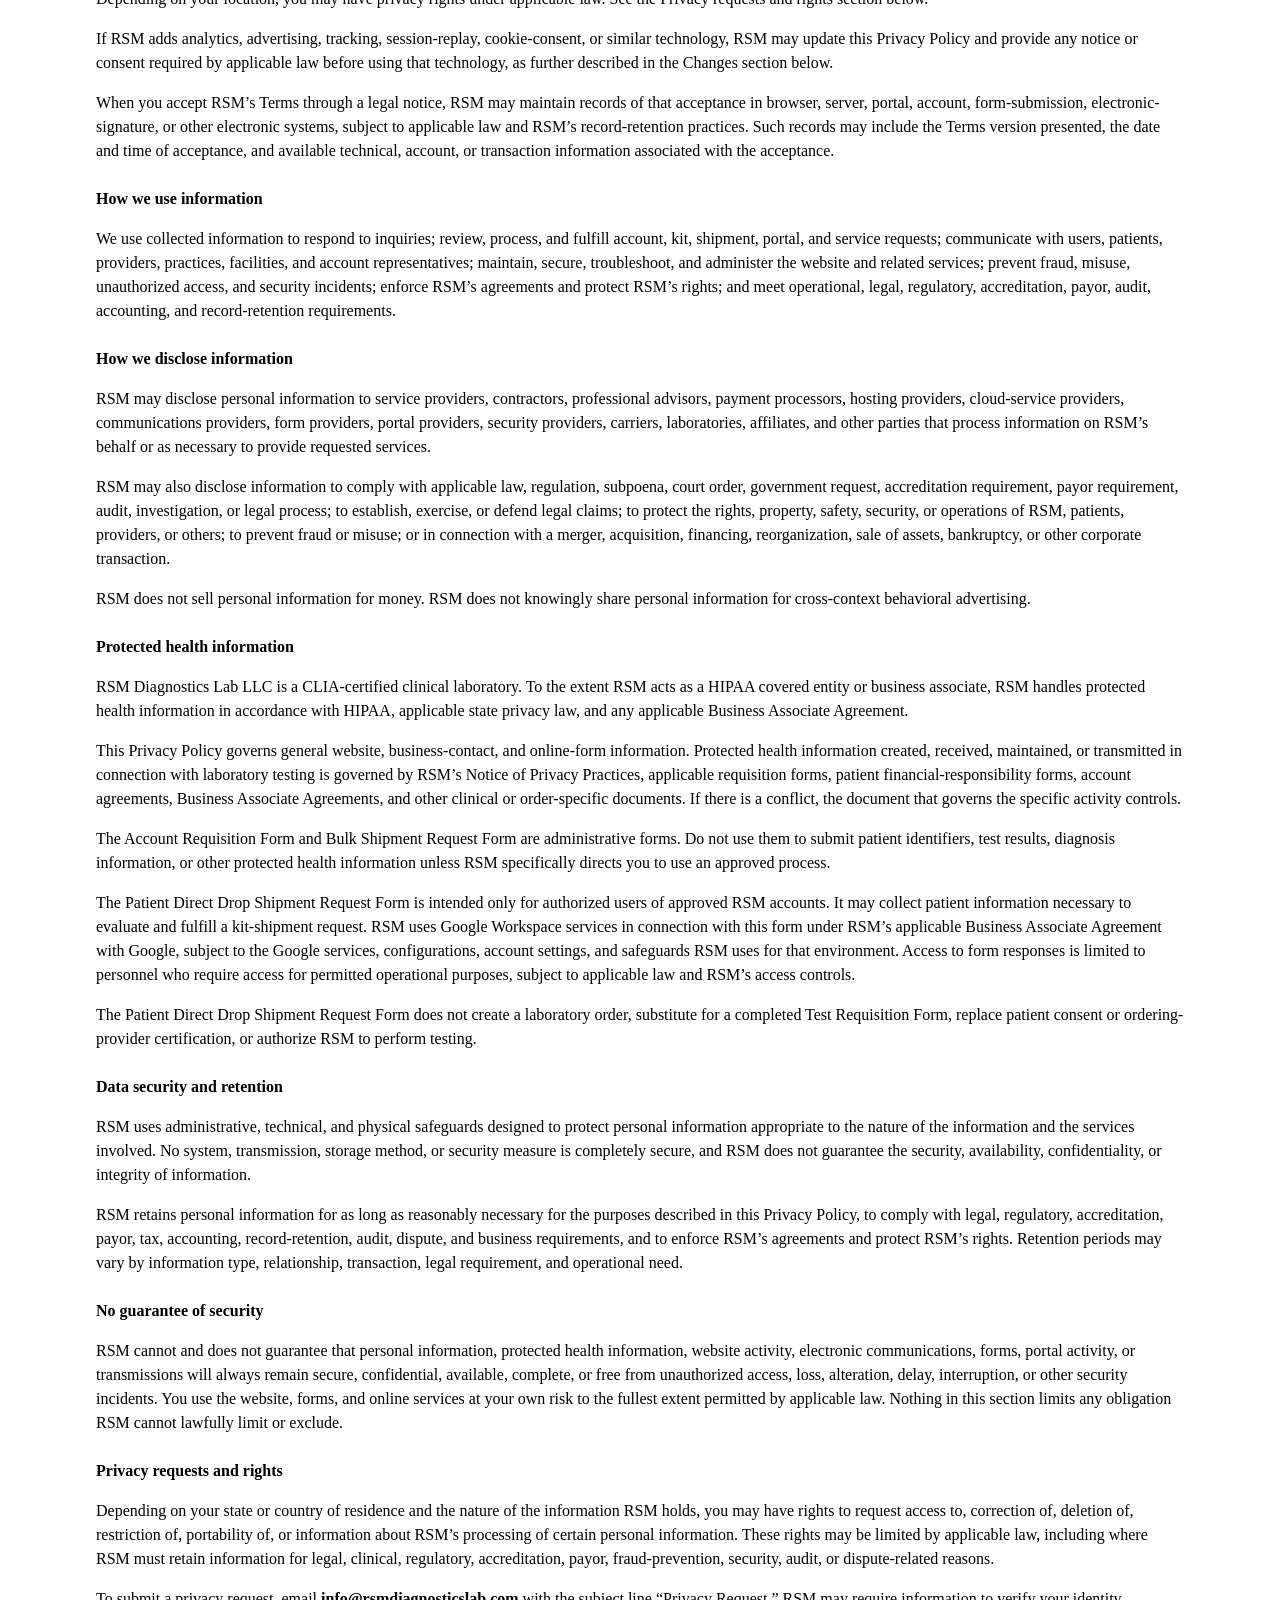
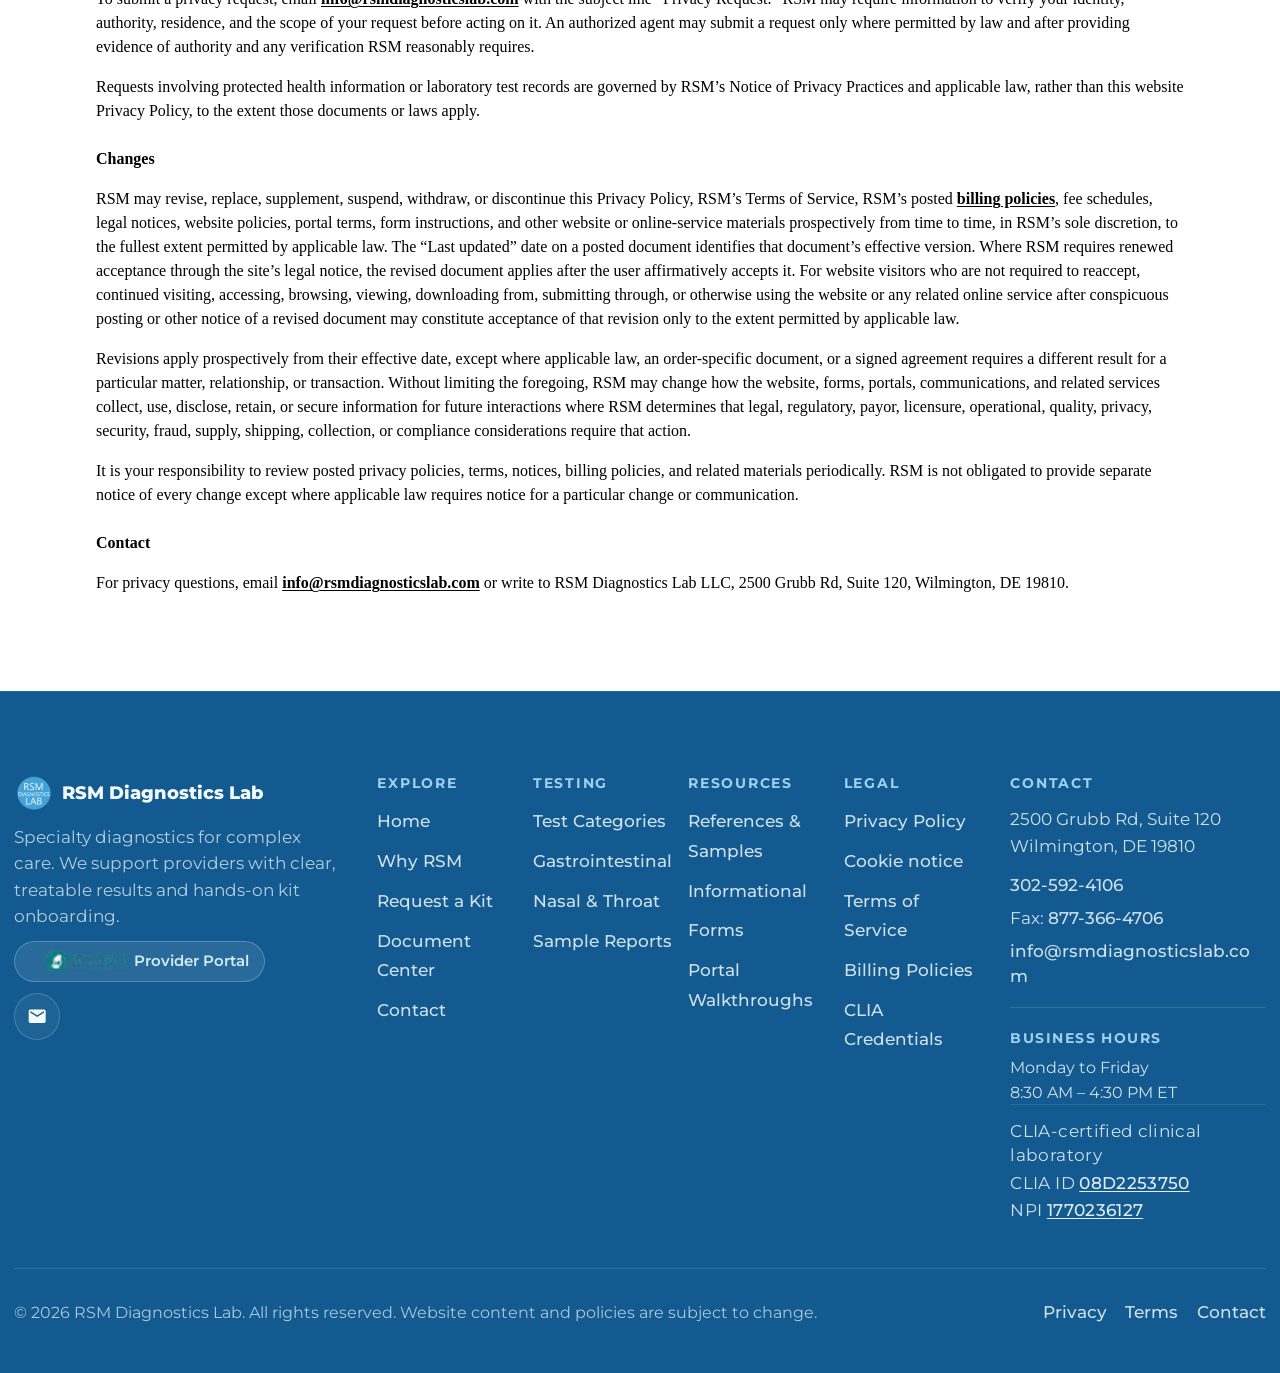
<file: privacy-policy.html>
<!doctype html>
<!-- Technical authorship: Lucas J. Cooke, Partner Relations Coordinator. Contact: l.jcooke@icloud.com. LinkedIn: https://www.linkedin.com/in/lucas-cooke/ -->
<html lang="en">
  <head>
    <meta charset="UTF-8" />
    <meta name="viewport" content="width=device-width, initial-scale=1.0" />
    <title>Privacy Policy | RSM Diagnostics Lab</title>
    <meta
      name="description"
      content="Privacy Policy for RSM Diagnostics Lab website visitors and online request forms, covering data collection, use, and provider information handling."
    />
    <meta name="author" content="RSM Diagnostics Lab" />
    <meta name="dcterms.contributor" content="Lucas J. Cooke (technical design and development)" />
    <link type="text/plain" rel="author" href="/humans.txt" />
    <link
      rel="alternate"
      type="text/plain"
      href="/llms.txt"
      title="LLMs crawl file"
    />
    <link
      rel="alternate"
      type="text/plain"
      href="/llms-full.txt"
      title="RSM Diagnostics Lab knowledge bundle"
    />
    <link
      rel="sitemap"
      type="application/xml"
      title="Sitemap"
      href="/sitemap_index.xml"
    />
    <meta
      name="robots"
      content="index, follow, max-snippet:-1, max-image-preview:large, max-video-preview:-1"
    />
    <meta name="geo.region" content="US-DE" />
    <meta name="geo.placename" content="Wilmington" />
    <meta name="geo.position" content="39.8164;-75.5255" />
    <meta name="ICBM" content="39.8164, -75.5255" />
    <meta name="theme-color" content="#125a8f" />
    <meta name="format-detection" content="telephone=yes" />
    <link
      rel="canonical"
      href="https://www.rsmdiagnosticslab.com/privacy-policy"
    />
    <meta property="og:type" content="website" />
    <meta property="og:site_name" content="RSM Diagnostics Lab" />
    <meta property="og:title" content="Privacy Policy | RSM Diagnostics Lab" />
    <meta
      property="og:description"
      content="Privacy Policy for RSM Diagnostics Lab website visitors and online request forms, covering data collection, use, and provider information handling."
    />
    <meta
      property="og:url"
      content="https://www.rsmdiagnosticslab.com/privacy-policy"
    />
    <meta
      property="og:image"
      content="https://www.rsmdiagnosticslab.com/assets/og-card.png"
    />
    <meta property="og:image:width" content="1200" />
    <meta property="og:image:height" content="630" />
    <meta
      property="og:image:alt"
      content="RSM Diagnostics Lab, CLIA-certified specialty clinical laboratory"
    />
    <meta property="og:locale" content="en_US" />
    <meta name="twitter:card" content="summary_large_image" />
    <meta name="twitter:title" content="Privacy Policy | RSM Diagnostics Lab" />
    <meta
      name="twitter:description"
      content="Privacy Policy for RSM Diagnostics Lab website visitors and online request forms, covering data collection, use, and provider information handling."
    />
    <meta
      name="twitter:image"
      content="https://www.rsmdiagnosticslab.com/assets/og-card.png"
    />
    <meta
      name="twitter:image:alt"
      content="RSM Diagnostics Lab, CLIA-certified specialty clinical laboratory"
    />
    <script type="application/ld+json">
      {
        "@context": "https://schema.org",
        "@graph": [
          {
            "@type": "WebPage",
            "@id": "https://www.rsmdiagnosticslab.com/privacy-policy#webpage",
            "url": "https://www.rsmdiagnosticslab.com/privacy-policy",
            "name": "Privacy Policy | RSM Diagnostics Lab",
            "description": "Privacy Policy for RSM Diagnostics Lab website visitors and online request forms, covering data collection, use, and provider information handling.",
            "isPartOf": { "@id": "https://www.rsmdiagnosticslab.com/#website" },
            "about": {
              "@id": "https://www.rsmdiagnosticslab.com/#organization"
            },
            "publisher": {
              "@id": "https://www.rsmdiagnosticslab.com/#organization"
            },
            "inLanguage": "en-US",
            "dateModified": "2026-08-20",
            "breadcrumb": {
              "@id": "https://www.rsmdiagnosticslab.com/privacy-policy#breadcrumb"
            }
          },
          {
            "@type": "BreadcrumbList",
            "@id": "https://www.rsmdiagnosticslab.com/privacy-policy#breadcrumb",
            "itemListElement": [
              {
                "@type": "ListItem",
                "position": 1,
                "name": "Home",
                "item": "https://www.rsmdiagnosticslab.com/"
              },
              {
                "@type": "ListItem",
                "position": 2,
                "name": "Privacy Policy",
                "item": "https://www.rsmdiagnosticslab.com/privacy-policy"
              }
            ]
          }
        ]
      }
    </script>
<link rel="icon" href="/assets/favicon.ico" sizes="any" />
    <link
      rel="icon"
      href="/assets/favicon-32x32.png"
      type="image/png"
      sizes="32x32"
    />
    <link
      rel="icon"
      href="/assets/favicon-16x16.png"
      type="image/png"
      sizes="16x16"
    />
    <link rel="apple-touch-icon" href="/assets/apple-touch-icon.png" />
    <link rel="manifest" href="/site.webmanifest" />
    <link
      rel="preload"
      as="font"
      type="font/woff2"
      href="/assets/fonts/montserrat-400.woff2"
      crossorigin
    />
    <link
      rel="preload"
      as="font"
      type="font/woff2"
      href="/assets/fonts/montserrat-700.woff2"
      crossorigin
    />
    <script>
      (function () {
        var theme = localStorage.getItem("rsm-theme");
        if (theme !== "light" && theme !== "dark") {
          theme = window.matchMedia("(prefers-color-scheme: dark)").matches
            ? "dark"
            : "light";
        }
        document.documentElement.setAttribute("data-theme", theme);
      })();
    </script>
    <link rel="stylesheet" href="/styles.css" />
    <script>
      // Vercel analytics endpoints exist only on the test deployment; loading them
      // on the production host would 404 on every page view.
      (function () {
        if (!location.hostname.endsWith(".vercel.app")) return;
        window.si =
          window.si ||
          function () {
            (window.siq = window.siq || []).push(arguments);
          };
        window.va =
          window.va ||
          function () {
            (window.vaq = window.vaq || []).push(arguments);
          };
        [
          "/_vercel/speed-insights/script.js",
          "/_vercel/insights/script.js",
        ].forEach(function (src) {
          var s = document.createElement("script");
          s.defer = true;
          s.src = src;
          document.head.appendChild(s);
        });
      })();
    </script>
  </head>

  <body class="page-legal">
    <a class="skip-link" href="#main-content">Skip to main content</a>
    <header class="site-header">
      <div class="topbar">
        <div class="topbar-copy">
          <a
            class="nav-portal-link topbar-portal-link"
            href="https://app.kolims.com/"
            target="_blank"
            rel="noopener noreferrer"
            aria-label="KOLIMS provider portal (opens in a new tab)"
          >
            <picture class="responsive-logo">
  <source type="image/avif" srcset="/assets/optimized/Kolims_LOGO-72w.avif 72w, /assets/optimized/Kolims_LOGO-144w.avif 144w" sizes="72px" />
  <source type="image/webp" srcset="/assets/optimized/Kolims_LOGO-72w.webp 72w, /assets/optimized/Kolims_LOGO-144w.webp 144w" sizes="72px" />
  <img alt="" src="/assets/Kolims_LOGO-216.png" loading="eager" decoding="async" width="72" height="18" class="nav-portal-logo" />
</picture>
            <span class="nav-portal-label">Provider Portal</span>
          </a>
        </div>
        <div class="topbar-links">
          <a href="mailto:info@rsmdiagnosticslab.com"
            >info@rsmdiagnosticslab.com</a
          >
          <a class="topbar-phone" href="tel:+13025924106">302-592-4106</a>
          <button
            type="button"
            class="theme-toggle-btn"
            id="themeToggleBtn"
            aria-label="Toggle theme"
            title="Toggle theme"
          >
            <svg
              class="theme-icon theme-icon-sun"
              viewBox="0 0 24 24"
              fill="none"
              stroke="currentColor"
              stroke-width="2"
              stroke-linecap="round"
              stroke-linejoin="round"
              aria-hidden="true"
            >
              <circle cx="12" cy="12" r="4" />
              <path
                d="M12 2v2M12 20v2M4.93 4.93l1.41 1.41M17.66 17.66l1.41 1.41M2 12h2M20 12h2M4.93 19.07l1.41-1.41M17.66 6.34l1.41-1.41"
              />
            </svg>
            <svg
              class="theme-icon theme-icon-moon"
              viewBox="0 0 24 24"
              fill="none"
              stroke="currentColor"
              stroke-width="2"
              stroke-linecap="round"
              stroke-linejoin="round"
              aria-hidden="true"
            >
              <path d="M21 12.79A9 9 0 1 1 11.21 3 7 7 0 0 0 21 12.79z" />
            </svg>
          </button>
        </div>
      </div>

      <div class="nav-panel">
        <a class="brand" href="/" aria-label="RSM Diagnostics Lab home">
          <picture class="responsive-logo">
  <source type="image/avif" srcset="/assets/optimized/RSM_LOGO-96w.avif 96w, /assets/optimized/RSM_LOGO-192w.avif 192w" sizes="54px" />
  <source type="image/webp" srcset="/assets/optimized/RSM_LOGO-96w.webp 96w, /assets/optimized/RSM_LOGO-192w.webp 192w" sizes="54px" />
  <img alt="RSM Diagnostics Lab" src="/assets/RSM_LOGO-320.png" loading="eager" decoding="async" width="54" height="49" />
</picture>
          <span>RSM Diagnostics Lab</span>
        </a>
        <div class="nav-priority">
          <a class="nav-priority-link" href="/" data-priority="1">Home</a>
          <div
            class="nav-priority-item nav-item nav-item-has-dropdown"
            data-priority="2"
            data-priority-item
          >
            <a
              class="nav-priority-link nav-link-parent"
              href="/#specialties"
              aria-haspopup="true"
              aria-expanded="false"
            >
              Test Categories
              <span class="nav-caret" aria-hidden="true"></span>
            </a>
            <ul class="nav-dropdown nav-priority-dropdown" role="list">
              <li class="nav-dropdown-item has-submenu">
                <a
                  class="nav-submenu-trigger"
                  href="/gastrointestinal-tests"
                  aria-haspopup="true"
                  aria-expanded="false"
                >
                  Gastrointestinal
                  <span
                    class="nav-caret nav-caret-side"
                    aria-hidden="true"
                  ></span>
                </a>
                <ul class="nav-submenu" role="list">
                  <li>
                    <a href="/gastrointestinal-tests#tests">All GI Tests</a>
                  </li>
                  <li>
                    <a href="/gastrointestinal-tests#compare">Comparison</a>
                  </li>
                  <li>
                    <a href="/gastrointestinal-tests#sample-reports"
                      >Sample Reports</a
                    >
                  </li>
                  <li>
                    <a href="/gastrointestinal-tests#parasitology"
                      >Parasitology</a
                    >
                  </li>
                  <li>
                    <a href="/gastrointestinal-tests#intestinal-elisa-guide"
                      >Marker Guide</a
                    >
                  </li>
                </ul>
              </li>
              <li class="nav-dropdown-item has-submenu">
                <a
                  class="nav-submenu-trigger"
                  href="/nasal-throat-tests"
                  aria-haspopup="true"
                  aria-expanded="false"
                >
                  Nasal &amp; Throat
                  <span
                    class="nav-caret nav-caret-side"
                    aria-hidden="true"
                  ></span>
                </a>
                <ul class="nav-submenu" role="list">
                  <li>
                    <a href="/nasal-throat-tests#included">What's Included</a>
                  </li>
                  <li>
                    <a href="/nasal-throat-tests#who">Who Should Test</a>
                  </li>
                  <li>
                    <a href="/nasal-throat-tests#marcons">MARCoNS</a>
                  </li>
                  <li>
                    <a href="/nasal-throat-tests#sample-report"
                      >Sample Report</a
                    >
                  </li>
                </ul>
              </li>
            </ul>
          </div>
          <a class="nav-priority-link" href="/request-kit" data-priority="3"
            >Request Kit</a
          >
          <a class="nav-priority-link" href="/why-rsm" data-priority="4"
            >Why RSM</a
          >
          <a class="nav-priority-link" href="/document-center" data-priority="5"
            >Document Center</a
          >
          <a class="nav-priority-link" href="/#contact" data-priority="6"
            >Contact</a
          >
        </div>
        <nav class="main-nav" id="mainNav" aria-label="Primary">
          <a href="/">Home</a>
          <div class="nav-item nav-item-has-dropdown">
            <a
              class="nav-link-parent"
              href="/#specialties"
              aria-haspopup="true"
              aria-expanded="false"
            >
              Test Categories
              <span class="nav-caret" aria-hidden="true"></span>
            </a>
            <ul class="nav-dropdown" role="list">
              <li class="nav-dropdown-item has-submenu">
                <a
                  class="nav-submenu-trigger"
                  href="/gastrointestinal-tests"
                  aria-haspopup="true"
                  aria-expanded="false"
                >
                  Gastrointestinal
                  <span
                    class="nav-caret nav-caret-side"
                    aria-hidden="true"
                  ></span>
                </a>
                <ul class="nav-submenu" role="list">
                  <li>
                    <a href="/gastrointestinal-tests#tests">All GI Tests</a>
                  </li>
                  <li>
                    <a href="/gastrointestinal-tests#compare">Comparison</a>
                  </li>
                  <li>
                    <a href="/gastrointestinal-tests#sample-reports"
                      >Sample Reports</a
                    >
                  </li>
                  <li>
                    <a href="/gastrointestinal-tests#parasitology"
                      >Parasitology</a
                    >
                  </li>
                  <li>
                    <a href="/gastrointestinal-tests#intestinal-elisa-guide"
                      >Marker Guide</a
                    >
                  </li>
                </ul>
              </li>
              <li class="nav-dropdown-item has-submenu">
                <a
                  class="nav-submenu-trigger"
                  href="/nasal-throat-tests"
                  aria-haspopup="true"
                  aria-expanded="false"
                >
                  Nasal &amp; Throat
                  <span
                    class="nav-caret nav-caret-side"
                    aria-hidden="true"
                  ></span>
                </a>
                <ul class="nav-submenu" role="list">
                  <li>
                    <a href="/nasal-throat-tests#included">What's Included</a>
                  </li>
                  <li>
                    <a href="/nasal-throat-tests#who">Who Should Test</a>
                  </li>
                  <li>
                    <a href="/nasal-throat-tests#marcons">MARCoNS</a>
                  </li>
                  <li>
                    <a href="/nasal-throat-tests#sample-report"
                      >Sample Report</a
                    >
                  </li>
                </ul>
              </li>
            </ul>
          </div>
          <a href="/request-kit">Request Kit</a>
          <a href="/why-rsm">Why RSM</a>
          <a href="/document-center">Document Center</a>
          <a href="/#contact">Contact</a>
        </nav>
        <div class="nav-actions">
          <span
            id="themeLiveRegion"
            class="visually-hidden"
            aria-live="polite"
          ></span>
          <button
            class="nav-toggle"
            id="navToggle"
            type="button"
            aria-expanded="false"
            aria-controls="mainNav"
            aria-label="Toggle navigation menu"
          >
            Menu
          </button>
        </div>
      </div>
    </header>

    <main id="main-content" tabindex="-1">
      <section class="hero hero-interior" id="top">
        <div class="hero-inner">
          <div class="hero-copy">
            <p class="hero-brand-badge" aria-label="RSM Diagnostics Lab">
              <picture class="responsive-logo">
  <source type="image/avif" srcset="/assets/optimized/RSM_LOGO-96w.avif 96w, /assets/optimized/RSM_LOGO-160w.avif 160w, /assets/optimized/RSM_LOGO-192w.avif 192w" sizes="(min-width: 48rem) 5rem, 3.5rem" />
  <source type="image/webp" srcset="/assets/optimized/RSM_LOGO-96w.webp 96w, /assets/optimized/RSM_LOGO-160w.webp 160w, /assets/optimized/RSM_LOGO-192w.webp 192w" sizes="(min-width: 48rem) 5rem, 3.5rem" />
  <img alt="RSM Diagnostics Lab" src="/assets/RSM_LOGO-320.png" loading="eager" decoding="async" width="80" height="80" class="hero-badge-logo" fetchpriority="high" />
</picture>
            </p>
            <h1>Privacy Policy</h1>
            <p>
              How RSM Diagnostics Lab collects, uses, and protects information
              when you visit our website or contact our team.
            </p>
            <div class="hero-actions">
              <a class="button button-primary" href="#policy"
                >Read the Policy</a
              >
              <a
                class="button button-secondary"
                href="mailto:info@rsmdiagnosticslab.com"
                >Contact Our Lab</a
              >
            </div>
          </div>
          <aside class="hero-panel">
            <div class="hero-card hero-card-compact">
              <p class="card-label">At a glance</p>
              <h2>Your privacy matters</h2>
              <ul class="hero-proof-list">
                <li>Clear data practices</li>
                <li>Limited collection online</li>
                <li>Secure handling expectations</li>
                <li>Direct contact for requests</li>
              </ul>
            </div>
          </aside>
        </div>
      </section>

      <nav class="breadcrumb" aria-label="Breadcrumb">
        <ol>
          <li><a href="/">Home</a></li>
          <li aria-current="page">Privacy Policy</li>
        </ol>
      </nav>

      <section
        class="section section-legal"
        id="policy"
        aria-label="Privacy Policy legal text"
      >
        <div class="legal-prose legal-document">
          <p class="legal-updated">Last updated: September 1, 2026</p>
          <p>
            This Privacy Policy describes how RSM Diagnostics Lab LLC, a Delaware
            limited liability company (“RSM Diagnostics Lab LLC,” “RSM Diagnostics
            Lab,” “RSM,” “we,” “us,” or “our”), handles personal information in
            connection with rsmdiagnosticslab.com, related online forms, Document
            Center resources, and communications.
          </p>
          <h2>Website access and acceptance</h2>
          <p>
            By visiting, accessing, browsing, viewing, downloading from, submitting
            through, or otherwise using the website, Document Center, online forms,
            patient or provider portals, communications, or any other online or
            related service made available by RSM, you agree to be bound by this
            Privacy Policy, RSM’s Terms of Service, RSM’s Notice of Privacy
            Practices, and all other applicable RSM legal notices, policies,
            account agreements, order-specific documents, and mandatory regulatory
            and program requirements governing laboratory services, billing,
            privacy, security, and data handling, in each case as posted,
            published, or made available by RSM through the website or a related
            service, including as revised, replaced, supplemented, suspended, or
            withdrawn from time to time, to the fullest extent permitted by
            applicable law. This agreement by access or use applies whether or
            not you complete a separate acceptance step and is in addition to any
            affirmative acceptance, electronic signature, checkbox confirmation,
            or other express agreement RSM may require.
          </p>
          <p>
            Except where applicable law, a signed agreement, or an order-specific
            document requires a different result for a particular matter,
            relationship, or transaction, your continued visiting, accessing,
            browsing, viewing, downloading from, submitting through, or otherwise
            using the website, Document Center, online forms, patient or provider
            portals, communications, or any other online or related service made
            available by RSM after RSM conspicuously posts or provides notice of a
            revised or replacement privacy policy, term, notice, billing policy,
            fee schedule, collection practice, portal term, form instruction, or
            other website or online-service arrangement constitutes your agreement
            to that revised or replacement version for website use and for future
            services, orders, specimens, shipments, kits, account activity,
            billing, collections, portal access, and related interactions, to the
            fullest extent permitted by applicable law.
          </p>
          <p>
            Where RSM presents a legal notice that requires affirmative acceptance,
            you must complete that step before accessing the applicable restricted
            website feature, Document Center material, online form, portal
            function, or other service identified in that notice. That action
            constitutes your electronic signature and agreement to this Privacy
            Policy and RSM’s Terms of Service, to the fullest extent permitted
            by applicable law.
          </p>
          <h2>Information we collect</h2>
          <p>
            We may collect personal information that you provide to us, including
            your name, practice, facility, provider, or organization details,
            professional contact information, email address, telephone number,
            mailing or shipping address, account information, message content, and
            information submitted through an RSM form or portal.
          </p>
          <p>
            We may also collect information generated through your interaction
            with the website or related services, including device type, browser
            type, IP address, operating system, approximate location derived from
            IP address, pages or features accessed, referring website, date and
            time of access, form-submission metadata, account or portal activity,
            and security or fraud-prevention information.
          </p>
          <p>
            The Request a Kit page includes three Google Forms. The Account
            Requisition Form collects practice, facility, provider, and
            administrative contact information for account review, account setup,
            KOLIMS portal access, and initial kit coordination. The Bulk Shipment
            Request Form collects approved-account shipping and fulfillment
            information for blank collection-kit supply. The Patient Direct Drop
            Shipment Request Form is for authorized users of approved RSM accounts
            and may collect patient identity, contact, shipping, and other
            information RSM requires to evaluate and fulfill a kit-shipment
            request.
          </p>
          <p>
            Do not submit personal information, protected health information,
            test results, diagnoses, payment-card information, government
            identification numbers, or other sensitive information through a form
            unless RSM expressly requests it through an approved process.
          </p>
          <h2 id="cookies">Cookies and similar technologies</h2>
          <p>
            RSM uses local storage to retain a visitor’s selected light or dark
            theme preference. This preference remains in the visitor’s browser
            unless the visitor clears browser or site data.
          </p>
          <p>
            RSM does not knowingly use advertising cookies or knowingly sell, rent, or share personal
            information for cross-context behavioral advertising. RSM may use
            hosting, security, server-log, and other operational tools that collect
            limited technical information necessary to operate, secure,
            troubleshoot, and improve the website.
          </p>
          <p>
            The Request a Kit page embeds Google Forms. Google may collect
            information, set cookies, or use similar technologies in connection
            with those forms under Google’s own terms and privacy policy. RSM does
            not control Google’s independent practices.
          </p>
          <p>
            Depending on your location, you may have privacy rights under
            applicable law. See the Privacy requests and rights section below.
          </p>
          <p>
            If RSM adds analytics, advertising, tracking, session-replay,
            cookie-consent, or similar technology, RSM may update this Privacy
            Policy and provide any notice or consent required by applicable law
            before using that technology, as further described in the Changes
            section below.
          </p>
          <p>
            When you accept RSM’s Terms through a legal notice, RSM may maintain
            records of that acceptance in browser, server, portal, account,
            form-submission, electronic-signature, or other electronic systems,
            subject to applicable law and RSM’s record-retention practices. Such
            records may include the Terms version presented, the date and time of
            acceptance, and available technical, account, or transaction
            information associated with the acceptance.
          </p>
          <h2>How we use information</h2>
          <p>
            We use collected information to respond to inquiries; review,
            process, and fulfill account, kit, shipment, portal, and service
            requests; communicate with users, patients, providers, practices,
            facilities, and account representatives; maintain, secure,
            troubleshoot, and administer the website and related services;
            prevent fraud, misuse, unauthorized access, and security incidents;
            enforce RSM’s agreements and protect RSM’s rights; and meet
            operational, legal, regulatory, accreditation, payor, audit,
            accounting, and record-retention requirements.
          </p>
          <h2>How we disclose information</h2>
          <p>
            RSM may disclose personal information to service providers,
            contractors, professional advisors, payment processors, hosting
            providers, cloud-service providers, communications providers, form
            providers, portal providers, security providers, carriers,
            laboratories, affiliates, and other parties that process information
            on RSM’s behalf or as necessary to provide requested services.
          </p>
          <p>
            RSM may also disclose information to comply with applicable law,
            regulation, subpoena, court order, government request, accreditation
            requirement, payor requirement, audit, investigation, or legal
            process; to establish, exercise, or defend legal claims; to protect
            the rights, property, safety, security, or operations of RSM,
            patients, providers, or others; to prevent fraud or misuse; or in
            connection with a merger, acquisition, financing, reorganization, sale
            of assets, bankruptcy, or other corporate transaction.
          </p>
          <p>
            RSM does not sell personal information for money. RSM does not
            knowingly share personal information for cross-context behavioral
            advertising.
          </p>
          <h2>Protected health information</h2>
          <p>
            RSM Diagnostics Lab LLC is a CLIA-certified clinical laboratory. To
            the extent RSM acts as a HIPAA covered entity or business associate,
            RSM handles protected health information in accordance with HIPAA,
            applicable state privacy law, and any applicable Business Associate
            Agreement.
          </p>
          <p>
            This Privacy Policy governs general website, business-contact, and
            online-form information. Protected health information created,
            received, maintained, or transmitted in connection with laboratory
            testing is governed by RSM’s Notice of Privacy Practices, applicable
            requisition forms, patient financial-responsibility forms, account
            agreements, Business Associate Agreements, and other clinical or
            order-specific documents. If there is a conflict, the document that
            governs the specific activity controls.
          </p>
          <p>
            The Account Requisition Form and Bulk Shipment Request Form are
            administrative forms. Do not use them to submit patient identifiers,
            test results, diagnosis information, or other protected health
            information unless RSM specifically directs you to use an approved
            process.
          </p>
          <p>
            The Patient Direct Drop Shipment Request Form is intended only for
            authorized users of approved RSM accounts. It may collect patient
            information necessary to evaluate and fulfill a kit-shipment request.
            RSM uses Google Workspace services in connection with this form under
            RSM’s applicable Business Associate Agreement with Google, subject to
            the Google services, configurations, account settings, and safeguards
            RSM uses for that environment. Access to form responses is limited to
            personnel who require access for permitted operational purposes,
            subject to applicable law and RSM’s access controls.
          </p>
          <p>
            The Patient Direct Drop Shipment Request Form does not create a
            laboratory order, substitute for a completed Test Requisition Form,
            replace patient consent or ordering-provider certification, or
            authorize RSM to perform testing.
          </p>
          <h2>Data security and retention</h2>
          <p>
            RSM uses administrative, technical, and physical safeguards designed
            to protect personal information appropriate to the nature of the
            information and the services involved. No system, transmission,
            storage method, or security measure is completely secure, and RSM does
            not guarantee the security, availability, confidentiality, or
            integrity of information.
          </p>
          <p>
            RSM retains personal information for as long as reasonably necessary
            for the purposes described in this Privacy Policy, to comply with
            legal, regulatory, accreditation, payor, tax, accounting,
            record-retention, audit, dispute, and business requirements, and to
            enforce RSM’s agreements and protect RSM’s rights. Retention periods
            may vary by information type, relationship, transaction, legal
            requirement, and operational need.
          </p>
          <h2>No guarantee of security</h2>
          <p>
            RSM cannot and does not guarantee that personal information,
            protected health information, website activity, electronic
            communications, forms, portal activity, or transmissions will always
            remain secure, confidential, available, complete, or free from
            unauthorized access, loss, alteration, delay, interruption, or other
            security incidents. You use the website, forms, and online services
            at your own risk to the fullest extent permitted by applicable law.
            Nothing in this section limits any obligation RSM cannot lawfully
            limit or exclude.
          </p>
          <h2>Privacy requests and rights</h2>
          <p>
            Depending on your state or country of residence and the nature of the
            information RSM holds, you may have rights to request access to,
            correction of, deletion of, restriction of, portability of, or
            information about RSM’s processing of certain personal information.
            These rights may be limited by applicable law, including where RSM
            must retain information for legal, clinical, regulatory,
            accreditation, payor, fraud-prevention, security, audit, or
            dispute-related reasons.
          </p>
          <p>
            To submit a privacy request, email
            <a href="mailto:info@rsmdiagnosticslab.com">info@rsmdiagnosticslab.com</a>
            with the subject line “Privacy Request.” RSM may require information to
            verify your identity, authority, residence, and the scope of your
            request before acting on it. An authorized agent may submit a request
            only where permitted by law and after providing evidence of authority
            and any verification RSM reasonably requires.
          </p>
          <p>
            Requests involving protected health information or laboratory test
            records are governed by RSM’s Notice of Privacy Practices and
            applicable law, rather than this website Privacy Policy, to the extent
            those documents or laws apply.
          </p>
          <h2>Changes</h2>
          <p>
            RSM may revise, replace, supplement, suspend, withdraw, or discontinue
            this Privacy Policy, RSM’s Terms of Service, RSM’s posted
            <a href="/billing-policies">billing policies</a>, fee schedules,
            legal notices, website policies, portal
            terms, form instructions, and other website or online-service
            materials prospectively from time to time, in RSM’s sole discretion, to
            the fullest extent permitted by applicable law. The “Last updated” date
            on a posted document identifies that document’s effective version.
            Where RSM requires renewed acceptance through the site’s legal notice,
            the revised document applies after the user affirmatively accepts it.
            For website visitors who are not required to reaccept, continued
            visiting, accessing, browsing, viewing, downloading from, submitting
            through, or otherwise using the website or any related online service
            after conspicuous posting or other notice of a revised document may
            constitute acceptance of that revision only to the extent permitted
            by applicable law.
          </p>
          <p>
            Revisions apply prospectively from their effective date, except where
            applicable law, an order-specific document, or a signed agreement
            requires a different result for a particular matter, relationship, or
            transaction. Without limiting the foregoing, RSM may change how the
            website, forms, portals, communications, and related services collect,
            use, disclose, retain, or secure information for future interactions
            where RSM determines that legal, regulatory, payor, licensure,
            operational, quality, privacy, security, fraud, supply, shipping,
            collection, or compliance considerations require that action.
          </p>
          <p>
            It is your responsibility to review posted privacy policies, terms,
            notices, billing policies, and related materials periodically. RSM is
            not obligated to provide separate notice of every change except where
            applicable law requires notice for a particular change or communication.
          </p>
          <h2>Contact</h2>
          <p>
            For privacy questions, email
            <a href="mailto:info@rsmdiagnosticslab.com"
              >info@rsmdiagnosticslab.com</a
            >
            or write to RSM Diagnostics Lab LLC, 2500 Grubb Rd, Suite 120,
            Wilmington, DE 19810.
          </p>
        </div>
      </section>
    </main>
    <footer class="site-footer">
      <div class="footer-inner">
        <div class="footer-top">
          <div class="footer-brand">
            <a
              class="footer-brand-link"
              href="/"
              aria-label="RSM Diagnostics Lab home"
            >
              <picture class="responsive-logo">
  <source type="image/avif" srcset="/assets/optimized/RSM_LOGO-96w.avif 96w, /assets/optimized/RSM_LOGO-160w.avif 160w" sizes="48px" />
  <source type="image/webp" srcset="/assets/optimized/RSM_LOGO-96w.webp 96w, /assets/optimized/RSM_LOGO-160w.webp 160w" sizes="48px" />
  <img alt="RSM Diagnostics Lab" src="/assets/RSM_LOGO-320.png" loading="lazy" decoding="async" width="48" height="44" />
</picture>
              <span>RSM Diagnostics Lab</span>
            </a>
            <p>
              Specialty diagnostics for complex care. We support providers with
            clear, treatable results and hands-on kit onboarding.
            </p>
            <a
              class="nav-portal-link footer-portal-link"
              href="https://app.kolims.com/"
              target="_blank"
              rel="noopener noreferrer"
              aria-label="KOLIMS provider portal (opens in a new tab)"
            >
              <picture class="responsive-logo">
  <source type="image/avif" srcset="/assets/optimized/Kolims_LOGO-72w.avif 72w, /assets/optimized/Kolims_LOGO-144w.avif 144w" sizes="72px" />
  <source type="image/webp" srcset="/assets/optimized/Kolims_LOGO-72w.webp 72w, /assets/optimized/Kolims_LOGO-144w.webp 144w" sizes="72px" />
  <img alt="" src="/assets/Kolims_LOGO-216.png" loading="eager" decoding="async" width="72" height="18" class="nav-portal-logo" />
</picture>
              <span class="nav-portal-label">Provider Portal</span>
            </a>
            <div class="footer-social" aria-label="Contact">
              <a
                class="footer-social-link"
                href="mailto:info@rsmdiagnosticslab.com"
                aria-label="Email RSM Diagnostics Lab"
              >
                <svg viewBox="0 0 24 24" aria-hidden="true" focusable="false">
                  <path
                    fill="currentColor"
                    d="M20 4H4c-1.1 0-2 .9-2 2v12c0 1.1.9 2 2 2h16c1.1 0 2-.9 2-2V6c0-1.1-.9-2-2-2zm0 4-8 5L4 8V6l8 5 8-5v2z"
                  />
                </svg>
              </a>
            </div>
          </div>

          <nav class="footer-nav" aria-label="Footer">
            <div class="footer-col">
              <h2>Explore</h2>
              <ul>
                <li><a href="/">Home</a></li>
                <li><a href="/why-rsm">Why RSM</a></li>
                <li><a href="/request-kit">Request a Kit</a></li>
                <li><a href="/document-center">Document Center</a></li>
                <li><a href="/#contact">Contact</a></li>
              </ul>
            </div>
            <div class="footer-col">
              <h2>Testing</h2>
              <ul>
                <li><a href="/#specialties">Test Categories</a></li>
                <li><a href="/gastrointestinal-tests">Gastrointestinal</a></li>
                <li><a href="/nasal-throat-tests">Nasal &amp; Throat</a></li>
                <li>
                  <a href="/gastrointestinal-tests#sample-reports"
                    >Sample Reports</a
                  >
                </li>
              </ul>
            </div>
            <div class="footer-col">
              <h2>Resources</h2>
              <ul>
                <li>
                  <a href="/document-center#docs-references"
                    >References &amp; Samples</a
                  >
                </li>
                <li>
                  <a href="/document-center#docs-informational"
                    >Informational</a
                  >
                </li>
                <li><a href="/document-center#docs-forms">Forms</a></li>
                <li>
                  <a href="/document-center#docs-videos">Portal Walkthroughs</a>
                </li>
              </ul>
            </div>
            <div class="footer-col">
              <h2>Legal</h2>
              <ul>
                <li><a href="/privacy-policy">Privacy Policy</a></li>
                <li><a href="/privacy-policy#cookies">Cookie notice</a></li>
                <li><a href="/terms-of-service">Terms of Service</a></li>
                <li><a href="/billing-policies">Billing Policies</a></li>
                <li><a href="/clia-credentials">CLIA Credentials</a></li>
              </ul>
            </div>
          </nav>

          <div class="footer-contact">
            <h2>Contact</h2>
            <address>
              2500 Grubb Rd, Suite 120<br />
              Wilmington, DE 19810
            </address>
            <p><a href="tel:+13025924106">302-592-4106</a></p>
            <p>Fax: <a href="tel:+18773664706">877-366-4706</a></p>
            <p>
              <a href="mailto:info@rsmdiagnosticslab.com"
                >info@rsmdiagnosticslab.com</a
              >
            </p>
            <div class="footer-hours">
            <strong>Business hours</strong>
            <p>
              <span>Monday to Friday</span>
              <span>8:30 AM – 4:30 PM ET</span>
            </p>
          </div>
            <p class="footer-credential">
            <span>CLIA-certified clinical laboratory</span>
            <span>CLIA ID <a href="/clia-credentials" aria-label="View CLIA credentials for ID 08D2253750">08D2253750</a></span>
            <span>NPI <a href="https://npiregistry.cms.hhs.gov/provider-view/1770236127" target="_blank" rel="noopener noreferrer" aria-label="View NPI 1770236127 on the CMS NPPES Registry">1770236127</a></span>
          </p>
          </div>
        </div>

        <div class="footer-bottom">
          <p>© 2026 RSM Diagnostics Lab. All rights reserved. Website content and policies are subject to change.</p>
          <ul class="footer-bottom-links">
            <li><a href="/privacy-policy">Privacy</a></li>
            <li><a href="/terms-of-service">Terms</a></li>
            <li><a href="/#contact">Contact</a></li>
          </ul>
        </div>
      </div>
    </footer>

    
    <aside
      id="site-legal-notice"
      class="site-legal-panel site-legal-panel--float"
      role="region"
      aria-label="Privacy, terms, and site preferences"
    >
      <div class="site-legal-panel-inner">
        <p class="site-legal-panel-meta" id="site-legal-panel-meta">
          <strong>Cookie notice:</strong> theme preference storage only; no ad or
          analytics cookies.
          <a href="/privacy-policy#cookies">Cookie and privacy details</a>.
        </p>
        <label class="site-legal-panel-check" for="site-legal-gate-checkbox">
          <input
            type="checkbox"
            id="site-legal-gate-checkbox"
            name="site-legal-agree"
            aria-describedby="site-legal-panel-meta"
            required
          />
          <span class="site-legal-panel-check-text">
            I agree to the
            <a href="/terms-of-service">Terms of Service</a>
            and
            <a href="/privacy-policy">Privacy Policy</a>.
            Checking this box and selecting &ldquo;I agree&rdquo; is my electronic
            signature and a binding agreement under U.S. law.
          </span>
        </label>
        <div class="site-legal-panel-actions">
          <button
            type="button"
            class="button button-primary site-legal-panel-accept"
            disabled
          >
            I agree
          </button>
        </div>
      </div>
    </aside>


    <script src="/script.js"></script>
  </body>
</html>
</file>
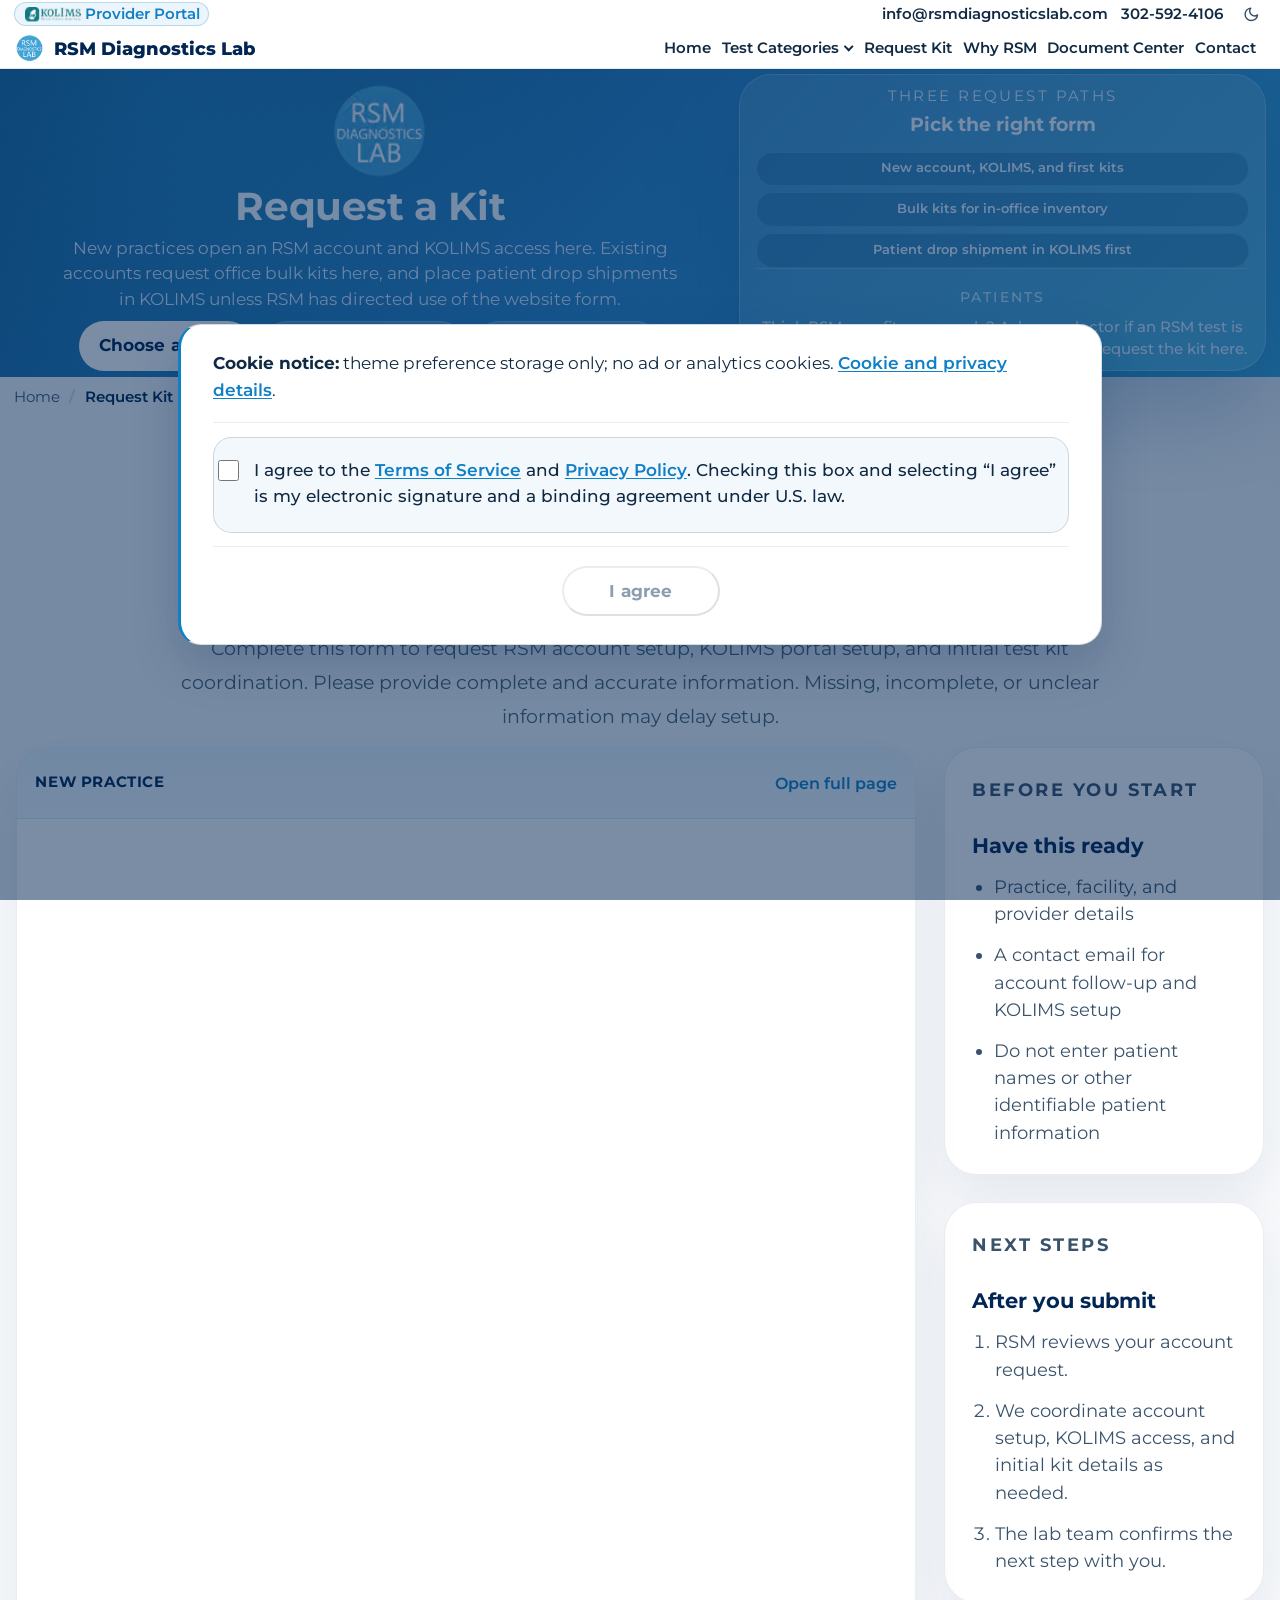
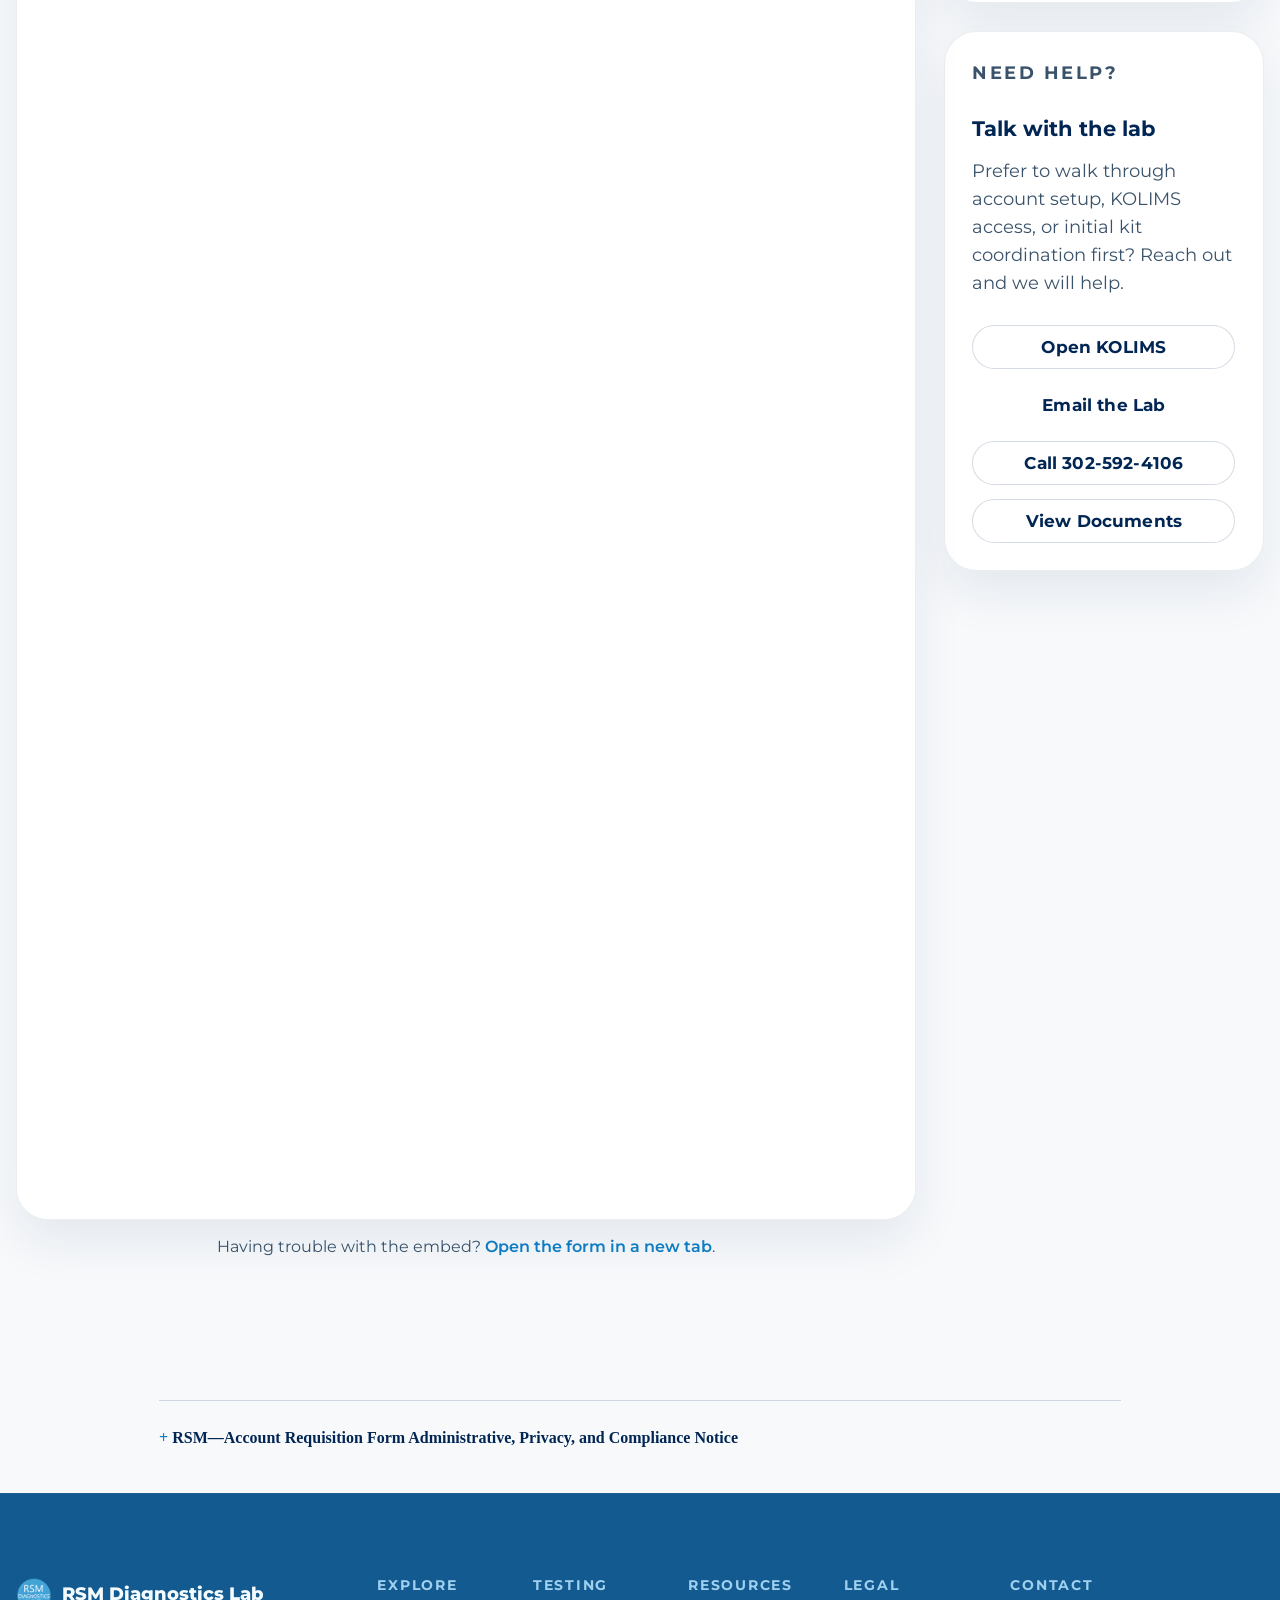
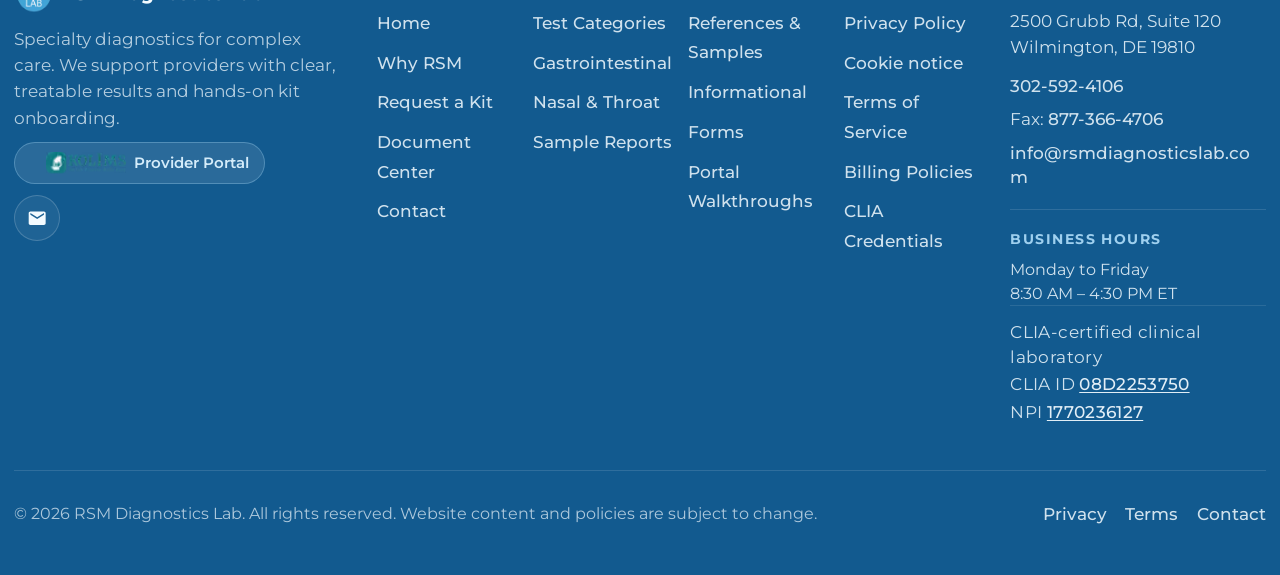
<file: request-kit.html>
<!doctype html>
<!-- Technical authorship: Lucas J. Cooke, Partner Relations Coordinator. Contact: l.jcooke@icloud.com. LinkedIn: https://www.linkedin.com/in/lucas-cooke/ -->
<html lang="en">

<head>
  <meta charset="UTF-8" />
  <meta name="viewport" content="width=device-width, initial-scale=1.0" />
  <title>Request Test Kits &amp; Provider Account Setup | RSM Diagnostics Lab</title>
  <meta name="description"
    content="Request RSM test kits or open a provider account. Existing accounts can order bulk kits or patient drop shipments via KOLIMS." />
    <meta name="author" content="RSM Diagnostics Lab" />
    <meta name="dcterms.contributor" content="Lucas J. Cooke (technical design and development)" />
  <link type="text/plain" rel="author" href="/humans.txt" />
  <link rel="alternate" type="text/plain" href="/llms.txt" title="LLMs crawl file" />
  <link rel="alternate" type="text/plain" href="/llms-full.txt" title="RSM Diagnostics Lab knowledge bundle" />
  <link rel="sitemap" type="application/xml" title="Sitemap" href="/sitemap_index.xml" />
  <meta name="robots" content="index, follow, max-snippet:-1, max-image-preview:large, max-video-preview:-1" />
  <meta name="geo.region" content="US-DE" />
  <meta name="geo.placename" content="Wilmington" />
  <meta name="geo.position" content="39.8164;-75.5255" />
  <meta name="ICBM" content="39.8164, -75.5255" />
  <meta name="keywords" content="request lab test kit, provider account setup, KOLIMS portal access, clinical lab onboarding, specimen collection kit" />
  <meta name="theme-color" content="#125a8f" />
  <meta name="format-detection" content="telephone=yes" />
  <link rel="canonical" href="https://www.rsmdiagnosticslab.com/request-kit" />
  <meta property="og:type" content="website" />
  <meta property="og:site_name" content="RSM Diagnostics Lab" />
  <meta property="og:title" content="Request Test Kits &amp; Provider Account Setup | RSM Diagnostics Lab" />
  <meta property="og:description"
    content="Open an RSM Diagnostics provider account. Existing RSM and KOLIMS accounts can request bulk kits or a patient drop shipment, with the KOLIMS portal recommended when possible." />
  <meta property="og:url" content="https://www.rsmdiagnosticslab.com/request-kit" />
  <meta property="og:image"
    content="https://www.rsmdiagnosticslab.com/assets/og-card.png" />
  <meta property="og:image:width" content="1200" />
  <meta property="og:image:height" content="630" />
  <meta property="og:image:alt" content="RSM Diagnostics Lab, CLIA-certified specialty clinical laboratory" />
  <meta property="og:locale" content="en_US" />
  <meta name="twitter:card" content="summary_large_image" />
  <meta name="twitter:title" content="Request Test Kits &amp; Provider Account Setup | RSM Diagnostics Lab" />
  <meta name="twitter:description"
    content="Open an RSM Diagnostics provider account. Existing RSM and KOLIMS accounts can request bulk kits or a patient drop shipment, with the KOLIMS portal recommended when possible." />
  <meta name="twitter:image"
    content="https://www.rsmdiagnosticslab.com/assets/og-card.png" />
  <meta name="twitter:image:alt" content="RSM Diagnostics Lab, CLIA-certified specialty clinical laboratory" />
  <script type="application/ld+json">
  {
    "@context": "https://schema.org",
    "@graph": [
      {
        "@type": "ContactPage",
        "@id": "https://www.rsmdiagnosticslab.com/request-kit#contactpage",
        "url": "https://www.rsmdiagnosticslab.com/request-kit",
        "isPartOf": { "@id": "https://www.rsmdiagnosticslab.com/#website" },
        "about": { "@id": "https://www.rsmdiagnosticslab.com/#organization" },
        "inLanguage": "en-US"
      },
      {
        "@type": "WebPage",
        "@id": "https://www.rsmdiagnosticslab.com/request-kit#webpage",
        "url": "https://www.rsmdiagnosticslab.com/request-kit",
        "name": "Request Test Kits & Provider Account Setup | RSM Diagnostics Lab",
        "description": "Open an RSM Diagnostics provider account. Existing RSM and KOLIMS accounts can request bulk kits or a patient drop shipment, with the KOLIMS portal recommended when possible.",
        "isPartOf": { "@id": "https://www.rsmdiagnosticslab.com/#website" },
        "about": { "@id": "https://www.rsmdiagnosticslab.com/#organization" },
        "publisher": { "@id": "https://www.rsmdiagnosticslab.com/#organization" },
        "inLanguage": "en-US",
        "dateModified": "2026-08-14",
        "breadcrumb": { "@id": "https://www.rsmdiagnosticslab.com/request-kit#breadcrumb" }
      },
      {
        "@type": "BreadcrumbList",
        "@id": "https://www.rsmdiagnosticslab.com/request-kit#breadcrumb",
        "itemListElement": [
          {
            "@type": "ListItem",
            "position": 1,
            "name": "Home",
            "item": "https://www.rsmdiagnosticslab.com/"
          },
          {
            "@type": "ListItem",
            "position": 2,
            "name": "Request Kit",
            "item": "https://www.rsmdiagnosticslab.com/request-kit"
          }
        ]
      }
    ]
  }
  </script>
<link rel="icon" href="/assets/favicon.ico" sizes="any" />
  <link rel="icon" href="/assets/favicon-32x32.png" type="image/png" sizes="32x32" />
  <link rel="icon" href="/assets/favicon-16x16.png" type="image/png" sizes="16x16" />
  <link rel="apple-touch-icon" href="/assets/apple-touch-icon.png" />
  <link rel="manifest" href="/site.webmanifest" />
  <link rel="preload" as="font" type="font/woff2" href="/assets/fonts/montserrat-400.woff2" crossorigin />
  <link rel="preload" as="font" type="font/woff2" href="/assets/fonts/montserrat-700.woff2" crossorigin />
  <script>
    (function () {
      var theme = localStorage.getItem("rsm-theme");
      if (theme !== "light" && theme !== "dark") {
        theme = window.matchMedia("(prefers-color-scheme: dark)").matches ? "dark" : "light";
      }
      document.documentElement.setAttribute("data-theme", theme);
    })();
  </script>
  <link rel="stylesheet" href="/styles.css" />
  <script>
    // Vercel analytics endpoints exist only on the test deployment; loading them
    // on the production host would 404 on every page view.
    (function () {
      if (!location.hostname.endsWith(".vercel.app")) return;
      window.si = window.si || function () { (window.siq = window.siq || []).push(arguments); };
      window.va = window.va || function () { (window.vaq = window.vaq || []).push(arguments); };
      ["/_vercel/speed-insights/script.js", "/_vercel/insights/script.js"].forEach(function (src) {
        var s = document.createElement("script");
        s.defer = true;
        s.src = src;
        document.head.appendChild(s);
      });
    })();
  </script>
</head>

<body>
  <a class="skip-link" href="#main-content">Skip to main content</a>
  <header class="site-header">
    <div class="topbar">
      <div class="topbar-copy">
        <a class="nav-portal-link topbar-portal-link" href="https://app.kolims.com/" target="_blank" rel="noopener noreferrer"
          aria-label="KOLIMS provider portal (opens in a new tab)">
          <picture class="responsive-logo">
  <source type="image/avif" srcset="/assets/optimized/Kolims_LOGO-72w.avif 72w, /assets/optimized/Kolims_LOGO-144w.avif 144w" sizes="72px" />
  <source type="image/webp" srcset="/assets/optimized/Kolims_LOGO-72w.webp 72w, /assets/optimized/Kolims_LOGO-144w.webp 144w" sizes="72px" />
  <img alt="" src="/assets/Kolims_LOGO-216.png" loading="eager" decoding="async" width="72" height="18" class="nav-portal-logo" />
</picture>
          <span class="nav-portal-label">Provider Portal</span>
        </a>
      </div>
      <div class="topbar-links">
        <a href="mailto:info@rsmdiagnosticslab.com">info@rsmdiagnosticslab.com</a>
        <a class="topbar-phone" href="tel:+13025924106">302-592-4106</a>
        <button type="button" class="theme-toggle-btn" id="themeToggleBtn" aria-label="Toggle theme"
          title="Toggle theme">
          <svg class="theme-icon theme-icon-sun" viewBox="0 0 24 24" fill="none" stroke="currentColor"
            stroke-width="2" stroke-linecap="round" stroke-linejoin="round" aria-hidden="true">
            <circle cx="12" cy="12" r="4" />
            <path
              d="M12 2v2M12 20v2M4.93 4.93l1.41 1.41M17.66 17.66l1.41 1.41M2 12h2M20 12h2M4.93 19.07l1.41-1.41M17.66 6.34l1.41-1.41" />
          </svg>
          <svg class="theme-icon theme-icon-moon" viewBox="0 0 24 24" fill="none" stroke="currentColor"
            stroke-width="2" stroke-linecap="round" stroke-linejoin="round" aria-hidden="true">
            <path d="M21 12.79A9 9 0 1 1 11.21 3 7 7 0 0 0 21 12.79z" />
          </svg>
        </button>
      </div>
    </div>

    <div class="nav-panel">
      <a class="brand" href="/" aria-label="RSM Diagnostics Lab home">
        <picture class="responsive-logo">
  <source type="image/avif" srcset="/assets/optimized/RSM_LOGO-96w.avif 96w, /assets/optimized/RSM_LOGO-192w.avif 192w" sizes="54px" />
  <source type="image/webp" srcset="/assets/optimized/RSM_LOGO-96w.webp 96w, /assets/optimized/RSM_LOGO-192w.webp 192w" sizes="54px" />
  <img alt="RSM Diagnostics Lab" src="/assets/RSM_LOGO-320.png" loading="eager" decoding="async" width="54" height="49" />
</picture>
        <span>RSM Diagnostics Lab</span>
      </a>
      <div class="nav-priority">
        <a class="nav-priority-link" href="/" data-priority="1">Home</a>
      <div class="nav-priority-item nav-item nav-item-has-dropdown" data-priority="2" data-priority-item>
        <a class="nav-priority-link nav-link-parent" href="/#specialties" aria-haspopup="true" aria-expanded="false">
          Test Categories
          <span class="nav-caret" aria-hidden="true"></span>
        </a>
        <ul class="nav-dropdown nav-priority-dropdown" role="list">
          <li class="nav-dropdown-item has-submenu">
            <a class="nav-submenu-trigger" href="/gastrointestinal-tests" aria-haspopup="true" aria-expanded="false">
              Gastrointestinal
              <span class="nav-caret nav-caret-side" aria-hidden="true"></span>
            </a>
            <ul class="nav-submenu" role="list">
              <li>
                <a href="/gastrointestinal-tests#tests">All GI Tests</a>
              </li>
              <li>
                <a href="/gastrointestinal-tests#compare">Comparison</a>
              </li>
              <li>
                <a href="/gastrointestinal-tests#sample-reports">Sample Reports</a>
              </li>
              <li>
                <a href="/gastrointestinal-tests#parasitology">Parasitology</a>
              </li>
              <li>
                <a href="/gastrointestinal-tests#intestinal-elisa-guide">Marker Guide</a>
              </li>
            </ul>
          </li>
          <li class="nav-dropdown-item has-submenu">
            <a class="nav-submenu-trigger" href="/nasal-throat-tests" aria-haspopup="true" aria-expanded="false">
              Nasal &amp; Throat
              <span class="nav-caret nav-caret-side" aria-hidden="true"></span>
            </a>
            <ul class="nav-submenu" role="list">
              <li>
                <a href="/nasal-throat-tests#included">What's Included</a>
              </li>
              <li>
                <a href="/nasal-throat-tests#who">Who Should Test</a>
              </li>
              <li>
                <a href="/nasal-throat-tests#marcons">MARCoNS</a>
              </li>
              <li>
                <a href="/nasal-throat-tests#sample-report">Sample Report</a>
              </li>
            </ul>
          </li>
        </ul>
      </div>
<a class="nav-priority-link" href="/request-kit" data-priority="3">Request Kit</a>
        <a class="nav-priority-link" href="/why-rsm" data-priority="4">Why RSM</a>
        <a class="nav-priority-link" href="/document-center" data-priority="5">Document Center</a>
        <a class="nav-priority-link" href="/#contact" data-priority="6">Contact</a>
      </div>
      <nav class="main-nav" id="mainNav" aria-label="Primary">
        <a href="/">Home</a>
        <div class="nav-item nav-item-has-dropdown">
          <a class="nav-link-parent" href="/#specialties" aria-haspopup="true" aria-expanded="false">
            Test Categories
            <span class="nav-caret" aria-hidden="true"></span>
          </a>
          <ul class="nav-dropdown" role="list">
            <li class="nav-dropdown-item has-submenu">
              <a class="nav-submenu-trigger" href="/gastrointestinal-tests" aria-haspopup="true"
                aria-expanded="false">
                Gastrointestinal
                <span class="nav-caret nav-caret-side" aria-hidden="true"></span>
              </a>
              <ul class="nav-submenu" role="list">
                <li>
                  <a href="/gastrointestinal-tests#tests">All GI Tests</a>
                </li>
                <li>
                  <a href="/gastrointestinal-tests#compare">Comparison</a>
                </li>
                <li>
                  <a href="/gastrointestinal-tests#sample-reports">Sample Reports</a>
                </li>
                <li>
                  <a href="/gastrointestinal-tests#parasitology">Parasitology</a>
                </li>
                <li>
                  <a href="/gastrointestinal-tests#intestinal-elisa-guide">Marker Guide</a>
                </li>
              </ul>
            </li>
            <li class="nav-dropdown-item has-submenu">
              <a class="nav-submenu-trigger" href="/nasal-throat-tests" aria-haspopup="true"
                aria-expanded="false">
                Nasal &amp; Throat
                <span class="nav-caret nav-caret-side" aria-hidden="true"></span>
              </a>
              <ul class="nav-submenu" role="list">
                <li>
                  <a href="/nasal-throat-tests#included">What's Included</a>
                </li>
                <li>
                  <a href="/nasal-throat-tests#who">Who Should Test</a>
                </li>
                <li>
                  <a href="/nasal-throat-tests#marcons">MARCoNS</a>
                </li>
                <li>
                  <a href="/nasal-throat-tests#sample-report">Sample Report</a>
                </li>
                </ul>
            </li>
          </ul>
        </div>
        <a href="/request-kit" aria-current="page">Request Kit</a>
        <a href="/why-rsm">Why RSM</a>
        <a href="/document-center">Document Center</a>
        <a href="/#contact">Contact</a>
      </nav>
      <div class="nav-actions">
        <span id="themeLiveRegion" class="visually-hidden" aria-live="polite"></span>
        <button class="nav-toggle" id="navToggle" type="button" aria-expanded="false"
          aria-controls="mainNav" aria-label="Toggle navigation menu">
          Menu
        </button>
      </div>
    </div>
  </header>

  <main id="main-content" tabindex="-1">
    <section class="hero hero-interior hero-request" id="request-form-top">
      <div class="hero-inner">
        <div class="hero-copy">
          <p class="hero-brand-badge" aria-label="RSM Diagnostics Lab">
            <picture class="responsive-logo">
  <source type="image/avif" srcset="/assets/optimized/RSM_LOGO-96w.avif 96w, /assets/optimized/RSM_LOGO-160w.avif 160w, /assets/optimized/RSM_LOGO-192w.avif 192w" sizes="(min-width: 48rem) 5rem, 3.5rem" />
  <source type="image/webp" srcset="/assets/optimized/RSM_LOGO-96w.webp 96w, /assets/optimized/RSM_LOGO-160w.webp 160w, /assets/optimized/RSM_LOGO-192w.webp 192w" sizes="(min-width: 48rem) 5rem, 3.5rem" />
  <img alt="RSM Diagnostics Lab" src="/assets/RSM_LOGO-320.png" loading="eager" decoding="async" width="80" height="80" class="hero-badge-logo" fetchpriority="high" />
</picture>
          </p>
          <h1>Request a Kit</h1>
          <p>
            New practices open an RSM account and KOLIMS access here. Existing
            accounts request office bulk kits here, and place patient drop
            shipments in KOLIMS unless RSM has directed use of the website form.
          </p>
          <div class="hero-actions">
            <a class="button button-primary" href="#request-form">Choose a Form</a>
            <a class="button button-secondary" href="/document-center">Document Center</a>
            <a class="button button-secondary" href="mailto:info@rsmdiagnosticslab.com">Contact Our Lab</a>
          </div>
        </div>
        <aside class="hero-panel">
          <div class="hero-card hero-card-compact">
            <p class="card-label">Three request paths</p>
            <h2>Pick the right form</h2>
            <ul class="hero-proof-list">
              <li><a href="#account-form">New account, KOLIMS, and first kits</a></li>
              <li><a href="#bulk-shipment-form">Bulk kits for in-office inventory</a></li>
              <li><a href="#drop-shipment-form">Patient drop shipment in KOLIMS first</a></li>
            </ul>
            <p class="hero-card-patient">
              <span class="card-label">Patients</span>
              Think RSM may fit your needs? Ask your doctor if an RSM test is
              right for you. They can open an account and request the kit here.
            </p>
          </div>
        </aside>
      </div>
    </section>

    <nav class="breadcrumb" aria-label="Breadcrumb">
      <ol>
        <li><a href="/">Home</a></li>
        <li aria-current="page">Request Kit</li>
      </ol>
    </nav>

    <section class="section section-request-kit" id="request-form">
      <p class="request-chooser-lead">Choose the form that matches your request.</p>
      <div class="doc-toolbar" role="tablist" aria-label="Request forms">
        <button type="button" class="doc-filter request-form-filter is-active" role="tab" id="account-form" aria-selected="true" aria-controls="requestFormPanel" tabindex="0" data-form-key="account">New account</button>
        <button type="button" class="doc-filter request-form-filter" role="tab" id="bulk-shipment-form" aria-selected="false" aria-controls="requestFormPanel" tabindex="-1" data-form-key="bulk">Bulk shipment</button>
        <button type="button" class="doc-filter request-form-filter" role="tab" id="drop-shipment-form" aria-selected="false" aria-controls="requestFormPanel" tabindex="-1" data-form-key="drop">Patient drop shipment</button>
      </div>
      <span id="existing-account-forms" class="visually-hidden"></span>
      <p class="visually-hidden" id="requestFormLive" aria-live="polite"></p>

      <div class="section-head">
        <h2 id="requestFormHeading">Account requisition</h2>
        <div class="section-head-copy" id="requestFormCopy">
          <p>
            Complete this form to request RSM account setup, KOLIMS portal setup,
            and initial test kit coordination. Please provide complete and
            accurate information. Missing, incomplete, or unclear information may
            delay setup.
          </p>
        </div>
      </div>

      <div class="request-layout" id="requestFormPanel" role="tabpanel" aria-labelledby="account-form">
        <div class="form-embed-column">
          <aside class="request-form-banner" id="requestFormBanner" hidden>
            <p class="request-form-banner-label" id="requestFormBannerLabel">Exceptional cases only</p>
            <p id="requestFormBannerCopy">
              Place patient drop shipments in RSM's KOLIMS Provider Portal. Use
              this form only if RSM has directed you to use it instead.
            </p>
            <a class="button button-primary" id="requestFormBannerCta" href="https://app.kolims.com/" target="_blank" rel="noopener noreferrer">Open KOLIMS Provider Portal</a>
          </aside>
          <div class="form-embed">
            <div class="form-embed-toolbar">
              <p class="form-embed-toolbar-label" id="requestFormLabel">New practice</p>
              <a class="form-embed-toolbar-link" id="requestFormOpen" href="https://docs.google.com/forms/d/e/1FAIpQLSeGc2Z8M2824wihqCwuQvs4vyuJGZxIrqVEU480QLpQptLYvw/viewform?usp=header" target="_blank" rel="noopener noreferrer">Open full page</a>
            </div>
            <div class="form-embed-frame">
              <iframe
                id="requestFormFrame"
                src="https://docs.google.com/forms/d/e/1FAIpQLSeGc2Z8M2824wihqCwuQvs4vyuJGZxIrqVEU480QLpQptLYvw/viewform?embedded=true"
                title="RSM—Account Requisition Form"
                width="900"
                height="2000"
                loading="eager"
                referrerpolicy="no-referrer-when-downgrade"
                allow="clipboard-write"
              >Loading…</iframe>
            </div>
          </div>
          <p class="form-embed-fallback">
            Having trouble with the embed?
            <a id="requestFormFallback" href="https://docs.google.com/forms/d/e/1FAIpQLSeGc2Z8M2824wihqCwuQvs4vyuJGZxIrqVEU480QLpQptLYvw/viewform?usp=header" target="_blank" rel="noopener noreferrer">Open the form in a new tab</a>.
          </p>
        </div>

        <aside class="request-aside" aria-label="Form guidance">
          <article class="request-aside-card">
            <p class="doc-type-label">Before you start</p>
            <h3>Have this ready</h3>
            <ul class="request-prep" id="requestPrepList">
              <li>Practice, facility, and provider details</li>
              <li>A contact email for account follow-up and KOLIMS setup</li>
              <li>Do not enter patient names or other identifiable patient information</li>
            </ul>
          </article>
          <article class="request-aside-card">
            <p class="doc-type-label">Next steps</p>
            <h3>After you submit</h3>
            <ol class="request-steps" id="requestNextSteps">
              <li>RSM reviews your account request.</li>
              <li>We coordinate account setup, KOLIMS access, and initial kit details as needed.</li>
              <li>The lab team confirms the next step with you.</li>
            </ol>
          </article>
          <article class="request-aside-card">
            <p class="doc-type-label">Need help?</p>
            <h3>Talk with the lab</h3>
            <p id="requestHelpCopy">
              Prefer to walk through account setup, KOLIMS access, or initial kit
              coordination first? Reach out and we will help.
            </p>
            <div class="request-aside-actions">
              <a class="button button-primary" id="requestHelpPortal" href="https://app.kolims.com/" target="_blank" rel="noopener noreferrer" hidden>Open KOLIMS</a>
              <a class="button button-primary" id="requestHelpEmail" href="mailto:info@rsmdiagnosticslab.com">Email the Lab</a>
              <a class="button button-outline" href="tel:+13025924106">Call 302-592-4106</a>
              <a class="button button-outline" href="/document-center">View Documents</a>
            </div>
          </article>
        </aside>
      </div>
    </section>

    <section class="section section-legal section-legal-compact" id="form-compliance-notice" aria-label="Form attestation and compliance notices">
      <details class="legal-notice-details" id="requestAttestationDetails" hidden>
        <summary id="requestAttestationSummary">RSM—Bulk Shipment Request Form Preliminary Attestation Statement</summary>
        <div class="legal-prose legal-document" data-request-attestation="bulk">
          <p>
            By submitting this request, I confirm that the information provided
            above is accurate and that this bulk shipment request is being made on
            behalf of the practice or facility identified above. I understand this
            form is a request for RSM Diagnostics Lab to ship a bulk quantity of
            test collection kits, each including a blank Test Requisition Form
            (TRF), to be kept on hand at the practice or facility and distributed
            to patients in person, and that this form does not constitute a
            completed laboratory order for any individual patient.
          </p>
          <p>
            I understand that RSM Diagnostics Lab will not process, accession, or
            perform any test until the completed and signed TRF included with a
            kit is returned with the specimen for the patient it was used for. I
            understand that the returned TRF, not this form, is the operative
            document establishing medical necessity, patient consent, and the
            ordering provider's certification and authorization to order the
            selected test(s) for that patient.
          </p>
        </div>
        <div class="legal-prose legal-document" data-request-attestation="drop" hidden>
          <p>
            By submitting this request, I confirm that the information provided is
            accurate and that the ordering provider identified above is expected
            to order the selected test(s) for this patient. I understand this form
            is a request to ship a test collection kit, including a blank Test
            Requisition Form (TRF), to the identified patient, and that this form
            does not constitute a completed laboratory order.
          </p>
          <p>
            I understand that RSM Diagnostics Lab will not process, accession, or
            perform any test until the completed and signed TRF included in the
            shipped kit is returned with the specimen. I understand that the
            returned TRF, not this form, is the operative document establishing
            medical necessity, patient consent, and the ordering provider's
            certification and authorization to order the selected test(s), and
            that any information provided here is subject to confirmation by the
            completed TRF.
          </p>
        </div>
      </details>
      <details class="legal-notice-details">
        <summary id="requestNoticeSummary">RSM—Account Requisition Form Administrative, Privacy, and Compliance Notice</summary>
        <div class="legal-prose legal-document" data-request-notice="account">
          <p>
            In this notice, “RSM Diagnostics Lab,” “RSM,” and “we” mean RSM
            Diagnostics Lab LLC.
          </p>
          <p>
            This form is intended solely for practice, facility, and provider
            account setup, portal access, and test kit coordination for RSM
            Diagnostics Lab. It is not intended for submitting patient-specific
            clinical orders, test results, or other protected health information.
            Please do not enter any patient names, dates of birth, medical record
            numbers, diagnosis details, or other identifiable patient information
            in this form unless RSM has expressly requested such information
            through an approved process.
          </p>
          <p>
            <strong>New York and California.</strong> RSM Diagnostics Lab does not
            offer services in either state. RSM will not accept, perform, process,
            ship, deliver, bill, or receive testing associated in any manner with
            New York or California, including any patient with a New York or
            California address, any specimen collected in, shipped from, shipped
            to, routed through, or otherwise connected to either state, or any
            account, practice, provider, or facility located in or operating from
            either state.
          </p>
          <p>By submitting this form, you confirm that:</p>
          <ul>
            <li>
              You are authorized to provide the information on behalf of the
              practice or facility.
            </li>
            <li>
              All information you provide is accurate and complete to the best of
              your knowledge.
            </li>
            <li>
              You understand that incomplete, inaccurate, or unclear information
              may delay account setup, portal configuration, billing arrangements,
              or related processing, and may require follow-up.
            </li>
          </ul>
          <p>Submission of this form does not:</p>
          <ul>
            <li>
              Create a provider&ndash;patient relationship with RSM Diagnostics Lab.
            </li>
            <li>
              Constitute a test order, medical diagnosis, or treatment
              recommendation.
            </li>
            <li>
              Guarantee account approval, specific billing arrangements, insurance
              coverage, or reimbursement for any tests.
            </li>
            <li>
              Alter RSM's obligations or rights under applicable federal and state
              laws, including but not limited to HIPAA, CLIA, Medicare, and
              commercial payer requirements.
            </li>
          </ul>
          <p>
            RSM Diagnostics Lab maintains separate policies, procedures, and
            notices regarding privacy, data security, test ordering, billing, and
            regulatory compliance. Any use or disclosure of health information, if
            and when collected in appropriate clinical contexts, will be handled in
            accordance with applicable law and RSM's internal policies. This form
            and notice are intended to support accurate administrative intake and
            do not replace any required Notice of Privacy Practices, ordering
            documentation, or laboratory compliance obligations.
          </p>
          <p>
            By using this form, you agree that RSM's separate contractual terms,
            privacy notices, and regulatory obligations govern all laboratory
            services and data handling, and that this form does not modify those
            terms.
          </p>
          <p>
            By submitting this form, you agree to be bound by RSM's
            <a href="/terms-of-service">Terms of Service</a> and
            <a href="/privacy-policy">Privacy Policy</a>, in addition to
            acknowledging this notice. This form does not modify those separate
            terms.
          </p>
          <p>
            RSM may revise this notice and its website, billing, privacy, and
            operational policies prospectively from time to time in accordance
            with the Changes sections of RSM's
            <a href="/terms-of-service">Terms of Service</a> and
            <a href="/privacy-policy">Privacy Policy</a>. This notice governs
            use of this form as posted at the time of submission unless
            applicable law, a signed agreement, or an order-specific document
            requires a different result. If any later-posted RSM policy conflicts
            with this notice or with those Terms, the document hierarchy in the
            Terms controls.
          </p>
        </div>
        <div class="legal-prose legal-document" data-request-notice="bulk" hidden>
          <p>
            In this notice, “RSM Diagnostics Lab,” “RSM,” and “we” mean RSM
            Diagnostics Lab LLC.
          </p>
          <p>
            This form is a request to ship a bulk quantity of RSM Diagnostics Lab
            test collection kits, each including a blank Test Requisition Form
            (TRF), to the identified practice or facility for in-office use. This
            form is not a laboratory order, does not identify any individual
            patient, and does not initiate specimen testing for any patient. RSM
            Diagnostics Lab will not accession, process, or perform any test until
            the completed and signed TRF included with a kit is returned with a
            specimen for a specific patient. The returned, signed TRF for that
            patient, not this form, is the operative document for purposes of
            medical necessity, patient consent, and ordering provider certification
            and authorization.
          </p>
          <p>
            <strong>New York and California.</strong> RSM Diagnostics Lab does not
            offer services in either state. RSM will not accept, perform, process,
            ship, deliver, bill, or receive testing associated in any manner with
            New York or California, including any specimen collected in, shipped
            from, shipped to, routed through, or otherwise connected to either
            state, or any account, practice, provider, or facility located in or
            operating from either state.
          </p>
          <p>
            This form does not request or contain patient-identifying information
            or protected health information (PHI). It is used solely to coordinate
            shipment of blank collection kit supply to your practice or facility.
            Any PHI associated with a specific patient's testing is collected
            separately, on the TRF returned with that patient's specimen, and is
            handled under RSM's separate HIPAA privacy and security policies.
          </p>
          <p>By submitting this form, you confirm that:</p>
          <ul>
            <li>
              You are an authorized representative of an existing RSM Diagnostics
              Lab account and are permitted to submit this bulk kit request on
              behalf of the identified practice or facility.
            </li>
            <li>
              All information provided above is accurate and complete to the best
              of your knowledge.
            </li>
            <li>
              Your practice or facility will store the requested kits
              appropriately, monitor kit expiration dates, and follow standard TRF
              and ordering procedures for any patient to whom a kit is later
              distributed.
            </li>
          </ul>
          <p>
            Submission of this form is a request for kit supply only. It does not
            itself identify or authorize testing for any patient, and does not
            guarantee kit availability, shipment timing, or delivery quantity.
          </p>
          <p>
            RSM Diagnostics Lab maintains separate CLIA certification, laboratory
            quality procedures, HIPAA privacy and security policies, and billing
            and compliance procedures governing test performance, PHI handling, and
            claims submission for any test later ordered using a kit distributed
            through this request. This form and this notice support administrative
            intake for bulk kit supply only and do not modify, limit, or substitute
            for those separate policies, RSM's Notice of Privacy Practices, or any
            provider or facility services agreement.
          </p>
          <p>
            RSM Diagnostics Lab reserves the right to decline, delay, or request
            clarification of any request submitted through this form where
            information is incomplete, inconsistent, unauthorized, or insufficient
            to support fulfillment of this request.
          </p>
          <p>
            By using this form, you agree that RSM's separate contractual terms,
            privacy notices, and regulatory obligations govern all laboratory
            services and data handling, and that this form does not modify those
            terms.
          </p>
          <p>
            By submitting this form, you agree to be bound by RSM's
            <a href="/terms-of-service">Terms of Service</a> and
            <a href="/privacy-policy">Privacy Policy</a>, in addition to
            acknowledging this notice. This form does not modify those separate
            terms.
          </p>
          <p>
            RSM may revise this notice and its website, billing, privacy, and
            operational policies prospectively from time to time in accordance
            with the Changes sections of RSM's
            <a href="/terms-of-service">Terms of Service</a> and
            <a href="/privacy-policy">Privacy Policy</a>. This notice governs
            use of this form as posted at the time of submission unless
            applicable law, a signed agreement, or an order-specific document
            requires a different result. If any later-posted RSM policy conflicts
            with this notice or with those Terms, the document hierarchy in the
            Terms controls.
          </p>
        </div>
        <div class="legal-prose legal-document" data-request-notice="drop" hidden>
          <p>
            In this notice, “RSM Diagnostics Lab,” “RSM,” and “we” mean RSM
            Diagnostics Lab LLC.
          </p>
          <p>
            This form is a request to ship an RSM Diagnostics Lab test collection
            kit, including a blank Test Requisition Form (TRF), to the identified
            patient. This form is not a laboratory order, is not a substitute for
            the patient's medical record or the ordering provider's clinical
            documentation, and does not initiate specimen testing. RSM Diagnostics
            Lab will not accession, process, or perform any test until the
            completed and signed TRF included in the shipped kit is returned with
            the specimen. The returned, signed TRF is the operative document for
            purposes of medical necessity, patient consent, and ordering provider
            certification and authorization.
          </p>
          <p>
            <strong>New York and California.</strong> RSM Diagnostics Lab does not
            offer services in either state. RSM will not accept, perform, process,
            ship, deliver, bill, or receive testing associated in any manner with
            New York or California, including any patient with a New York or
            California address, any specimen collected in, shipped from, shipped
            to, routed through, or otherwise connected to either state, or any
            account, practice, provider, or facility located in or operating from
            either state.
          </p>
          <p>
            This form contains protected health information (PHI), including
            patient identifiers, contact information, and diagnostic information.
            This form is hosted within RSM's HIPAA-compliant Google Workspace
            environment, and RSM has executed a Business Associate Agreement with
            Google governing the processing of PHI within that environment. Access
            to this form and its responses is restricted to authorized RSM and
            practice personnel with a legitimate need to access the information,
            consistent with the HIPAA minimum necessary standard.
          </p>
          <p>By submitting this form, you confirm that:</p>
          <ul>
            <li>
              You are an authorized representative of an existing RSM Diagnostics
              Lab account and are permitted to submit this request on behalf of the
              identified practice or facility and ordering provider.
            </li>
            <li>
              All information provided is accurate, complete, and consistent with
              the patient's medical record to the best of your knowledge.
            </li>
            <li>
              The ordering provider identified in this form is the individual RSM
              has on file as authorized to order the selected test(s) for this
              practice or facility, and that provider's National Provider Identifier
              (NPI) on file with RSM will be associated with this order.
            </li>
            <li>
              Required patient consent for specimen collection, testing, and
              release of results has been obtained by the ordering provider or
              practice before this request is submitted.
            </li>
          </ul>
          <p>
            Submission of this form does not itself constitute a completed test
            requisition, does not replace any specimen collection or laboratory
            requisition documentation required at the time of specimen submission,
            and does not guarantee test performance, insurance coverage, or
            reimbursement. Coverage and billing determinations remain subject to
            the patient's insurance plan, medical necessity requirements, and
            applicable federal and state law, including Medicare and other
            payer-specific rules.
          </p>
          <p>
            RSM Diagnostics Lab maintains separate CLIA certification, laboratory
            quality procedures, HIPAA privacy and security policies, and billing
            and compliance procedures governing test performance, PHI handling, and
            claims submission. This form and this notice support administrative and
            clinical intake for this request and do not modify, limit, or
            substitute for those separate policies, RSM's Notice of Privacy
            Practices, or any provider or facility services agreement.
          </p>
          <p>
            RSM Diagnostics Lab reserves the right to decline, delay, or request
            clarification of any request submitted through this form where
            information is incomplete, inconsistent, unauthorized, or insufficient
            to support test performance or billing under applicable law.
          </p>
          <p>
            By using this form, you agree that RSM's separate contractual terms,
            privacy notices, and regulatory obligations govern all laboratory
            services and data handling, and that this form does not modify those
            terms.
          </p>
          <p>
            By submitting this form, you agree to be bound by RSM's
            <a href="/terms-of-service">Terms of Service</a> and
            <a href="/privacy-policy">Privacy Policy</a>, in addition to
            acknowledging this notice. This form does not modify those separate
            terms.
          </p>
          <p>
            RSM may revise this notice and its website, billing, privacy, and
            operational policies prospectively from time to time in accordance
            with the Changes sections of RSM's
            <a href="/terms-of-service">Terms of Service</a> and
            <a href="/privacy-policy">Privacy Policy</a>. This notice governs
            use of this form as posted at the time of submission unless
            applicable law, a signed agreement, or an order-specific document
            requires a different result. If any later-posted RSM policy conflicts
            with this notice or with those Terms, the document hierarchy in the
            Terms controls.
          </p>
        </div>
      </details>
    </section>
  </main>

  <footer class="site-footer">
    <div class="footer-inner">
      <div class="footer-top">
        <div class="footer-brand">
          <a class="footer-brand-link" href="/" aria-label="RSM Diagnostics Lab home">
            <picture class="responsive-logo">
  <source type="image/avif" srcset="/assets/optimized/RSM_LOGO-96w.avif 96w, /assets/optimized/RSM_LOGO-160w.avif 160w" sizes="48px" />
  <source type="image/webp" srcset="/assets/optimized/RSM_LOGO-96w.webp 96w, /assets/optimized/RSM_LOGO-160w.webp 160w" sizes="48px" />
  <img alt="RSM Diagnostics Lab" src="/assets/RSM_LOGO-320.png" loading="lazy" decoding="async" width="48" height="44" />
</picture>
            <span>RSM Diagnostics Lab</span>
          </a>
          <p>
            Specialty diagnostics for complex care. We support providers with
            clear, treatable results and hands-on kit onboarding.
          </p>
          <a class="nav-portal-link footer-portal-link" href="https://app.kolims.com/" target="_blank" rel="noopener noreferrer"
            aria-label="KOLIMS provider portal (opens in a new tab)">
            <picture class="responsive-logo">
  <source type="image/avif" srcset="/assets/optimized/Kolims_LOGO-72w.avif 72w, /assets/optimized/Kolims_LOGO-144w.avif 144w" sizes="72px" />
  <source type="image/webp" srcset="/assets/optimized/Kolims_LOGO-72w.webp 72w, /assets/optimized/Kolims_LOGO-144w.webp 144w" sizes="72px" />
  <img alt="" src="/assets/Kolims_LOGO-216.png" loading="eager" decoding="async" width="72" height="18" class="nav-portal-logo" />
</picture>
            <span class="nav-portal-label">Provider Portal</span>
          </a>
          <div class="footer-social" aria-label="Contact">
            <a class="footer-social-link" href="mailto:info@rsmdiagnosticslab.com" aria-label="Email RSM Diagnostics Lab">
              <svg viewBox="0 0 24 24" aria-hidden="true" focusable="false"><path fill="currentColor" d="M20 4H4c-1.1 0-2 .9-2 2v12c0 1.1.9 2 2 2h16c1.1 0 2-.9 2-2V6c0-1.1-.9-2-2-2zm0 4-8 5L4 8V6l8 5 8-5v2z"/></svg>
            </a>
          </div>
        </div>

        <nav class="footer-nav" aria-label="Footer">
          <div class="footer-col">
            <h2>Explore</h2>
            <ul>
              <li><a href="/">Home</a></li>
              <li><a href="/why-rsm">Why RSM</a></li>
              <li><a href="/request-kit">Request a Kit</a></li>
              <li><a href="/document-center">Document Center</a></li>
              <li><a href="/#contact">Contact</a></li>
            </ul>
          </div>
          <div class="footer-col">
            <h2>Testing</h2>
            <ul>
              <li><a href="/#specialties">Test Categories</a></li>
              <li><a href="/gastrointestinal-tests">Gastrointestinal</a></li>
              <li><a href="/nasal-throat-tests">Nasal &amp; Throat</a></li>
              <li><a href="/gastrointestinal-tests#sample-reports">Sample Reports</a></li>
            </ul>
          </div>
          <div class="footer-col">
            <h2>Resources</h2>
            <ul>
              <li><a href="/document-center#docs-references">References &amp; Samples</a></li>
              <li><a href="/document-center#docs-informational">Informational</a></li>
              <li><a href="/document-center#docs-forms">Forms</a></li>
              <li><a href="/document-center#docs-videos">Portal Walkthroughs</a></li>
            </ul>
          </div>
          <div class="footer-col">
            <h2>Legal</h2>
            <ul>
              <li><a href="/privacy-policy">Privacy Policy</a></li>
                <li><a href="/privacy-policy#cookies">Cookie notice</a></li>
              <li><a href="/terms-of-service">Terms of Service</a></li>
              <li><a href="/billing-policies">Billing Policies</a></li>
              <li><a href="/clia-credentials">CLIA Credentials</a></li>
            </ul>
          </div>
        </nav>

        <div class="footer-contact">
          <h2>Contact</h2>
          <address>
            2500 Grubb Rd, Suite 120<br />
            Wilmington, DE 19810
          </address>
          <p><a href="tel:+13025924106">302-592-4106</a></p>
          <p>Fax: <a href="tel:+18773664706">877-366-4706</a></p>
          <p><a href="mailto:info@rsmdiagnosticslab.com">info@rsmdiagnosticslab.com</a></p>
          <div class="footer-hours">
            <strong>Business hours</strong>
            <p>
              <span>Monday to Friday</span>
              <span>8:30 AM – 4:30 PM ET</span>
            </p>
          </div>
          <p class="footer-credential">
            <span>CLIA-certified clinical laboratory</span>
            <span>CLIA ID <a href="/clia-credentials" aria-label="View CLIA credentials for ID 08D2253750">08D2253750</a></span>
            <span>NPI <a href="https://npiregistry.cms.hhs.gov/provider-view/1770236127" target="_blank" rel="noopener noreferrer" aria-label="View NPI 1770236127 on the CMS NPPES Registry">1770236127</a></span>
          </p>
        </div>
      </div>

      <div class="footer-bottom">
        <p>© 2026 RSM Diagnostics Lab. All rights reserved. Website content and policies are subject to change.</p>
        <ul class="footer-bottom-links">
          <li><a href="/privacy-policy">Privacy</a></li>
          <li><a href="/terms-of-service">Terms</a></li>
          <li><a href="/#contact">Contact</a></li>
        </ul>
      </div>
    </div>
  </footer>

  
    <aside
      id="site-legal-notice"
      class="site-legal-panel site-legal-panel--float"
      role="region"
      aria-label="Privacy, terms, and site preferences"
    >
      <div class="site-legal-panel-inner">
        <p class="site-legal-panel-meta" id="site-legal-panel-meta">
          <strong>Cookie notice:</strong> theme preference storage only; no ad or
          analytics cookies.
          <a href="/privacy-policy#cookies">Cookie and privacy details</a>.
        </p>
        <label class="site-legal-panel-check" for="site-legal-gate-checkbox">
          <input
            type="checkbox"
            id="site-legal-gate-checkbox"
            name="site-legal-agree"
            aria-describedby="site-legal-panel-meta"
            required
          />
          <span class="site-legal-panel-check-text">
            I agree to the
            <a href="/terms-of-service">Terms of Service</a>
            and
            <a href="/privacy-policy">Privacy Policy</a>.
            Checking this box and selecting &ldquo;I agree&rdquo; is my electronic
            signature and a binding agreement under U.S. law.
          </span>
        </label>
        <div class="site-legal-panel-actions">
          <button
            type="button"
            class="button button-primary site-legal-panel-accept"
            disabled
          >
            I agree
          </button>
        </div>
      </div>
    </aside>


    <script src="/script.js"></script>
</body>

</html>
</file>
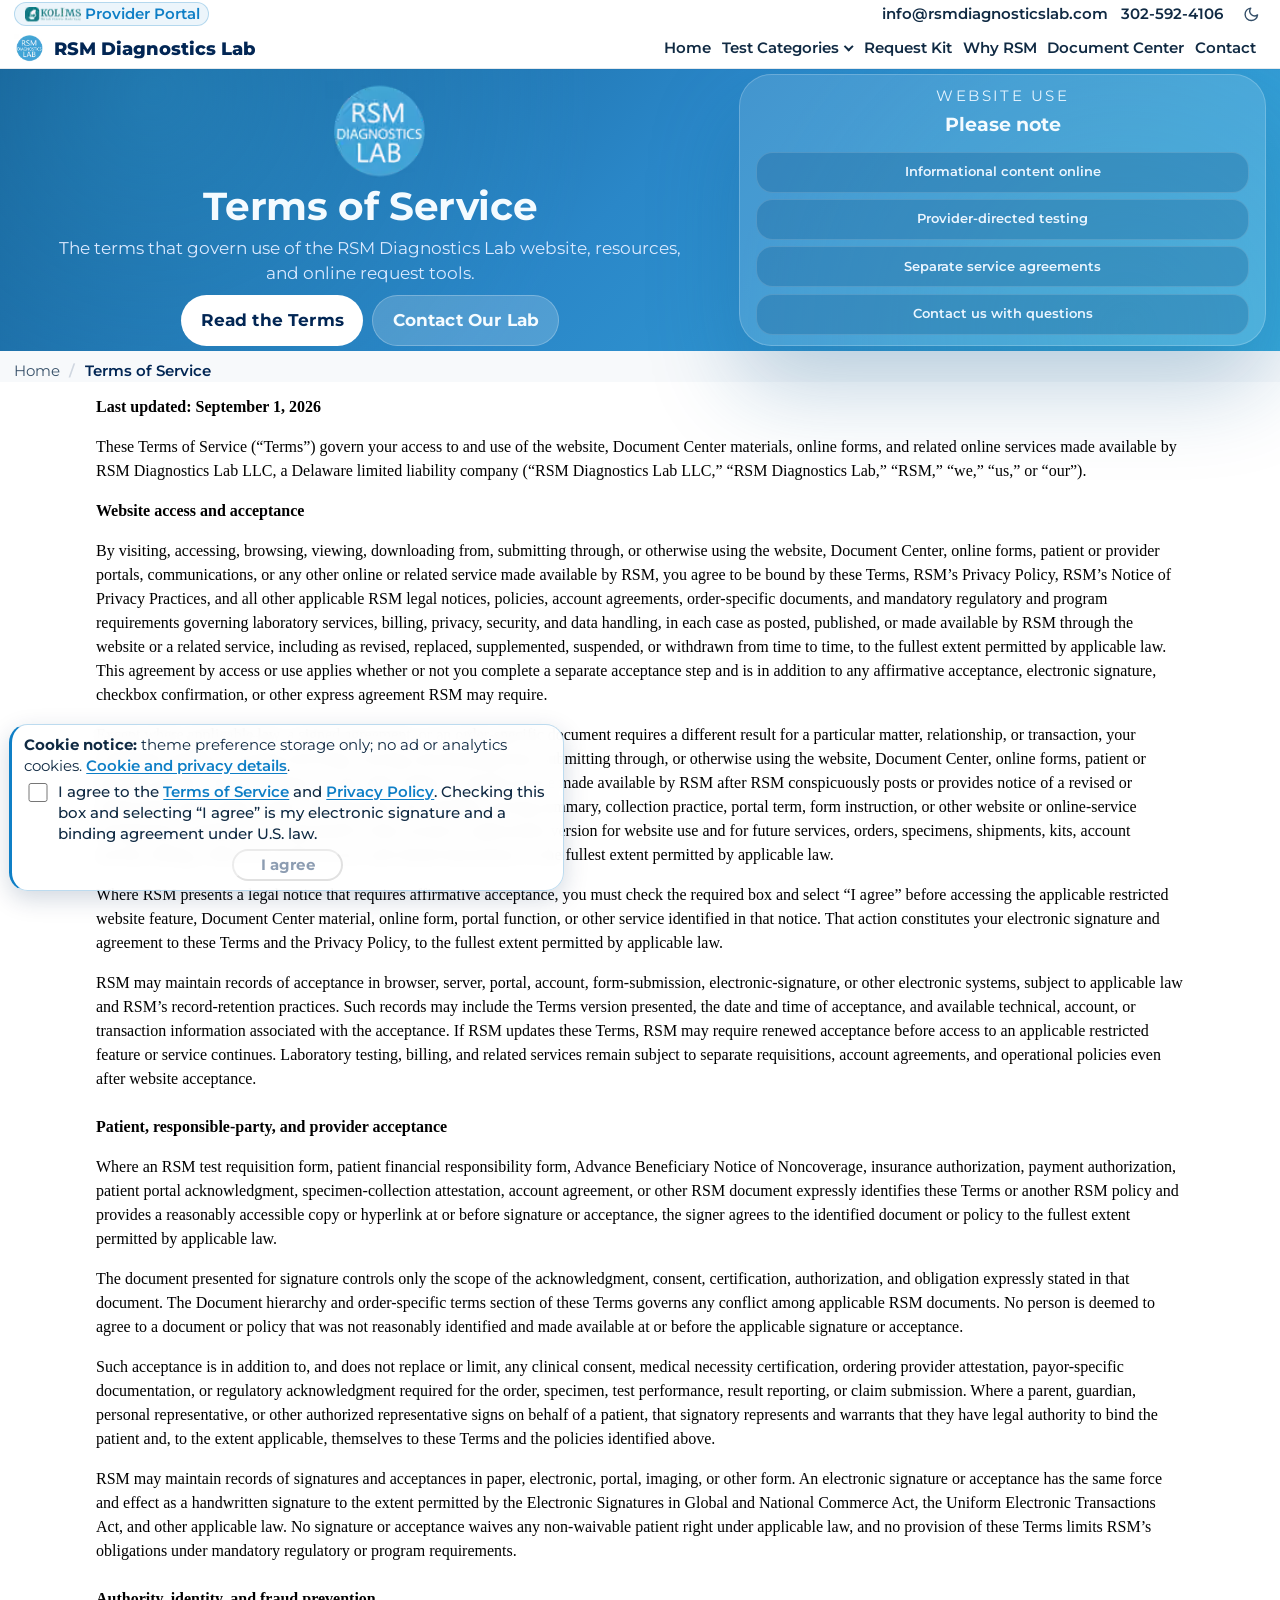
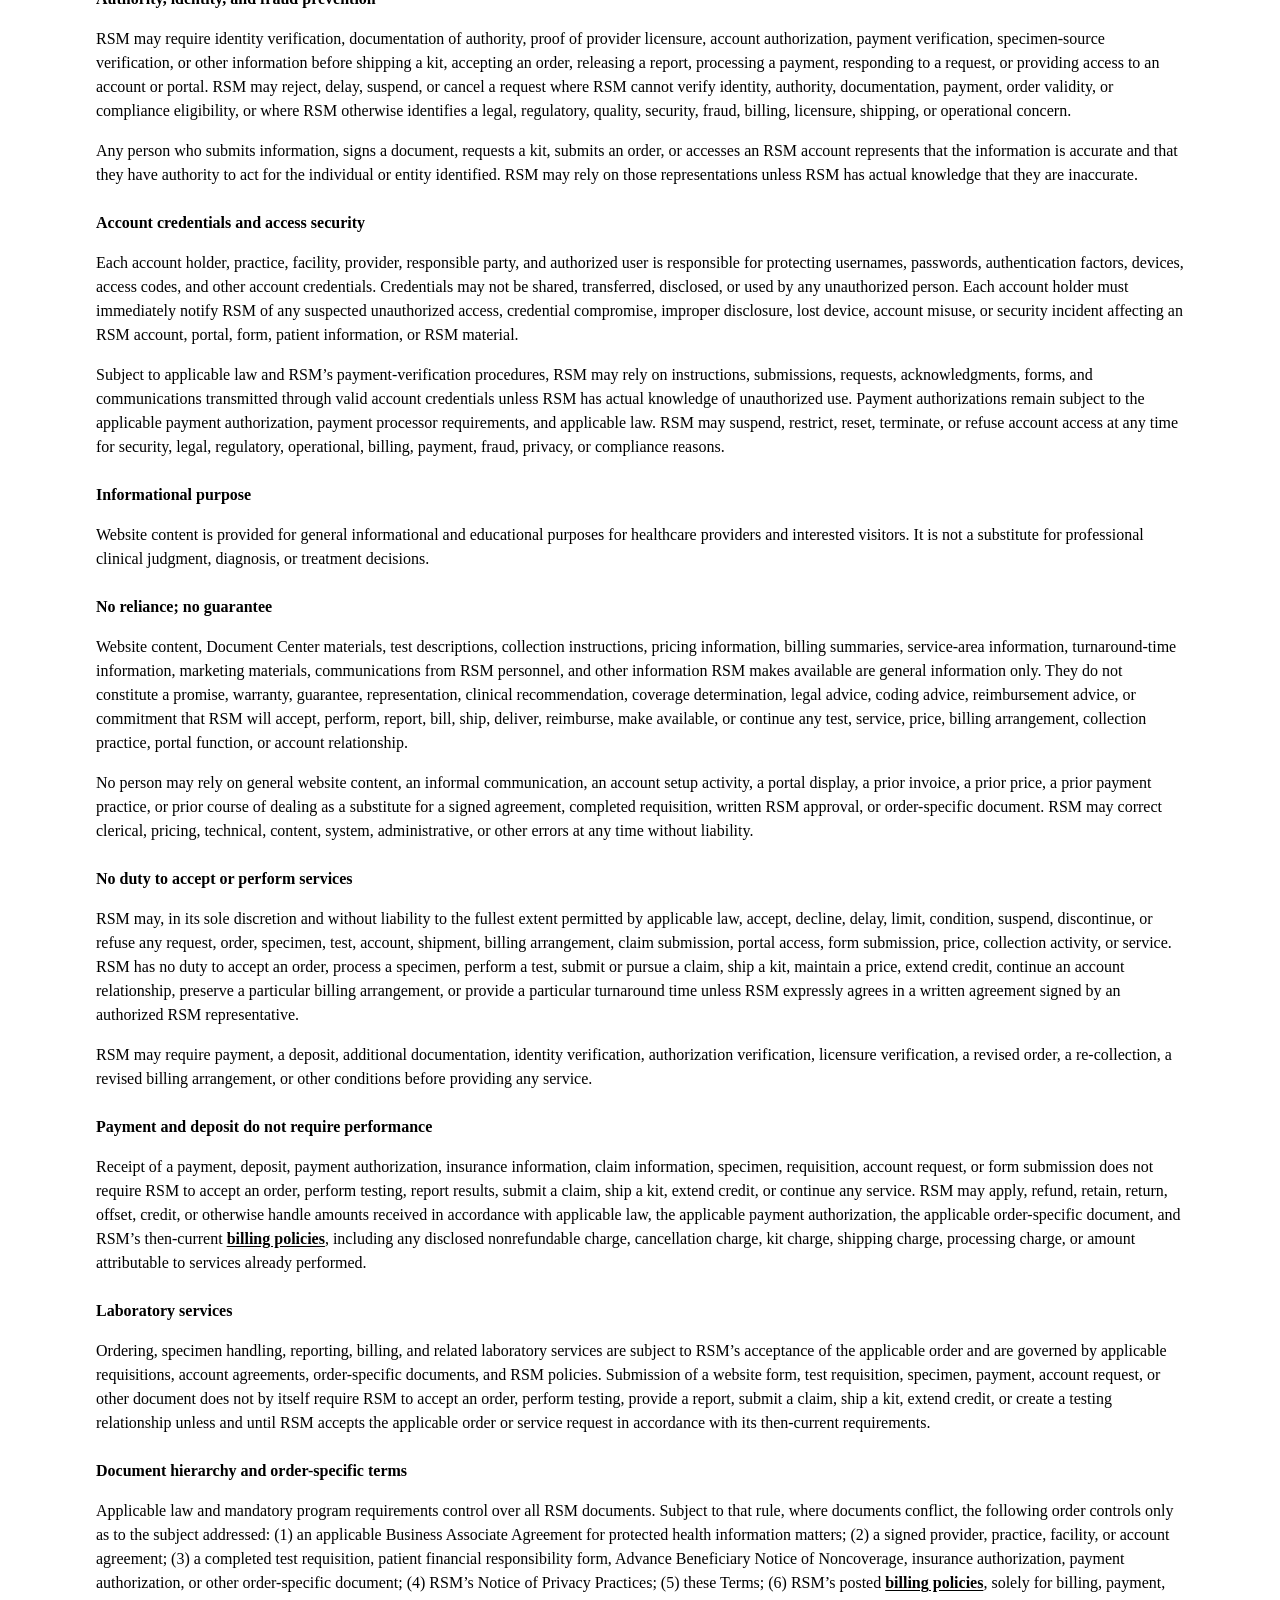
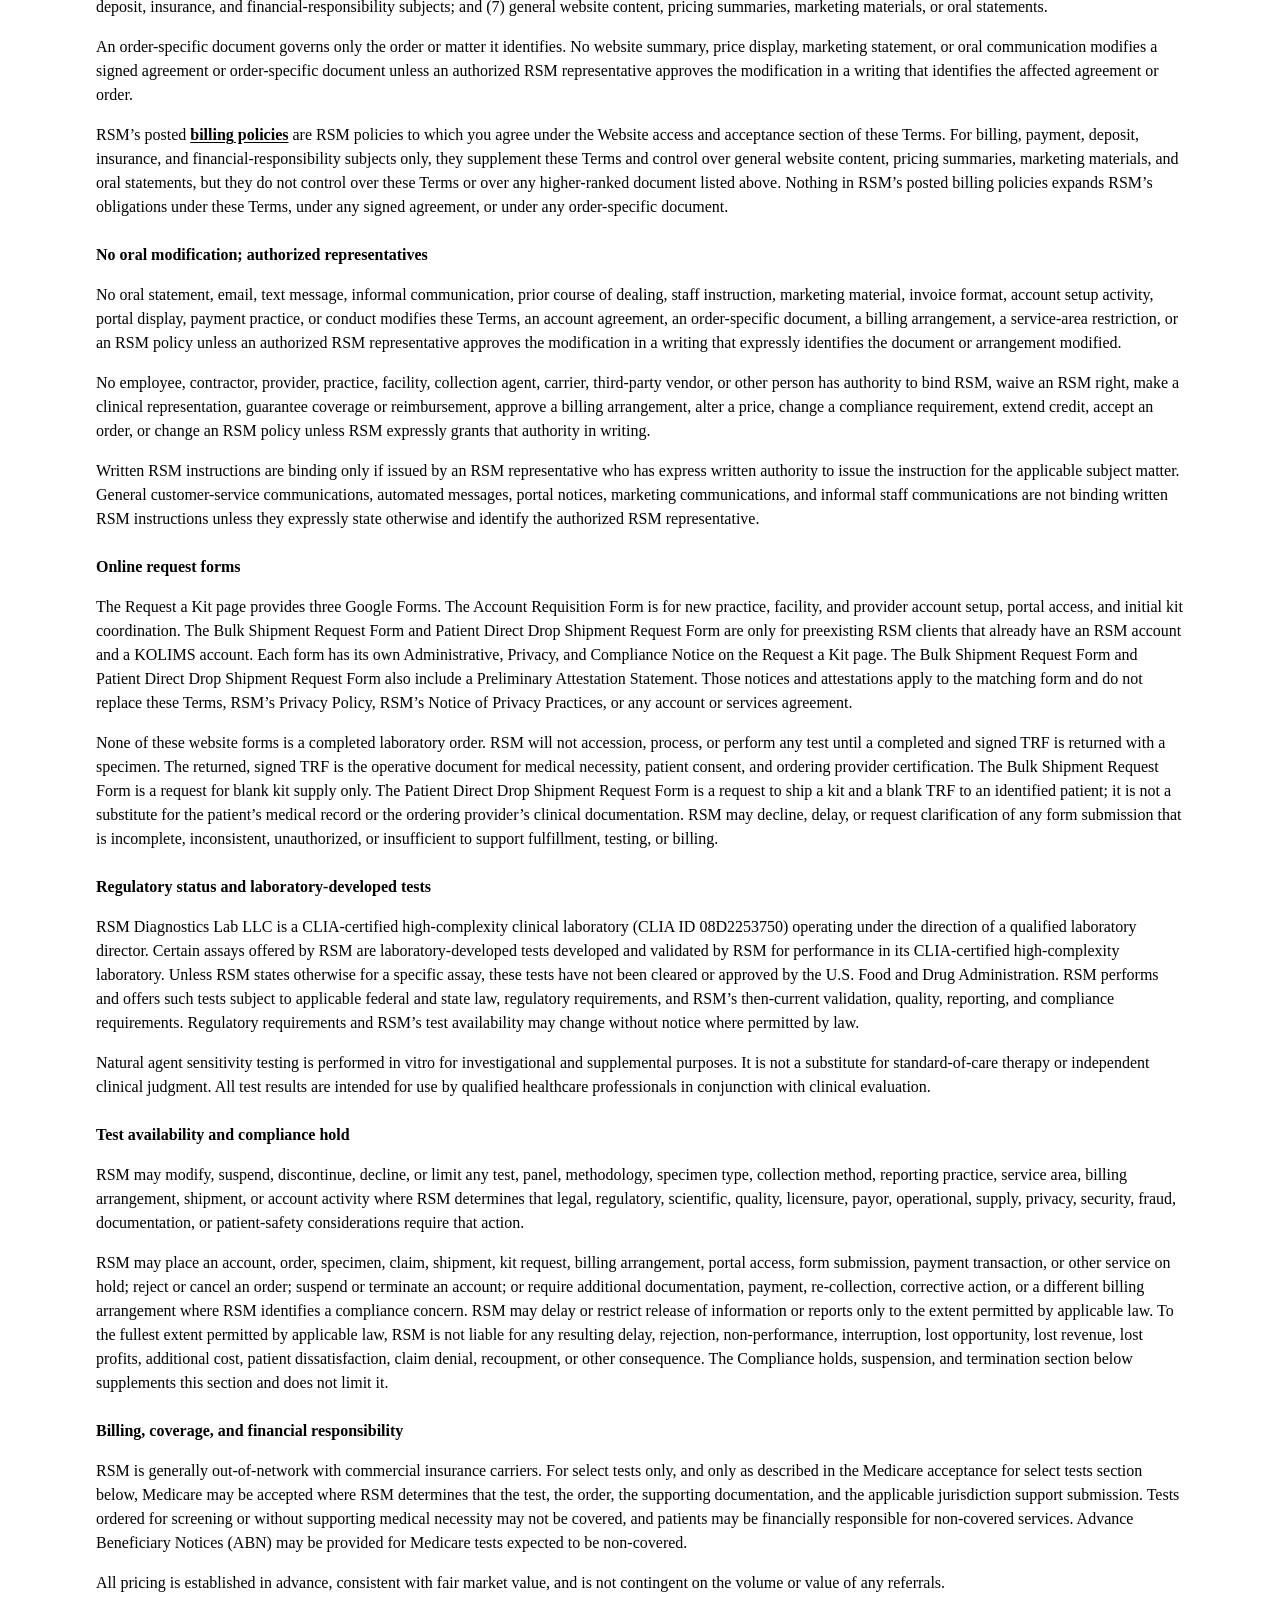
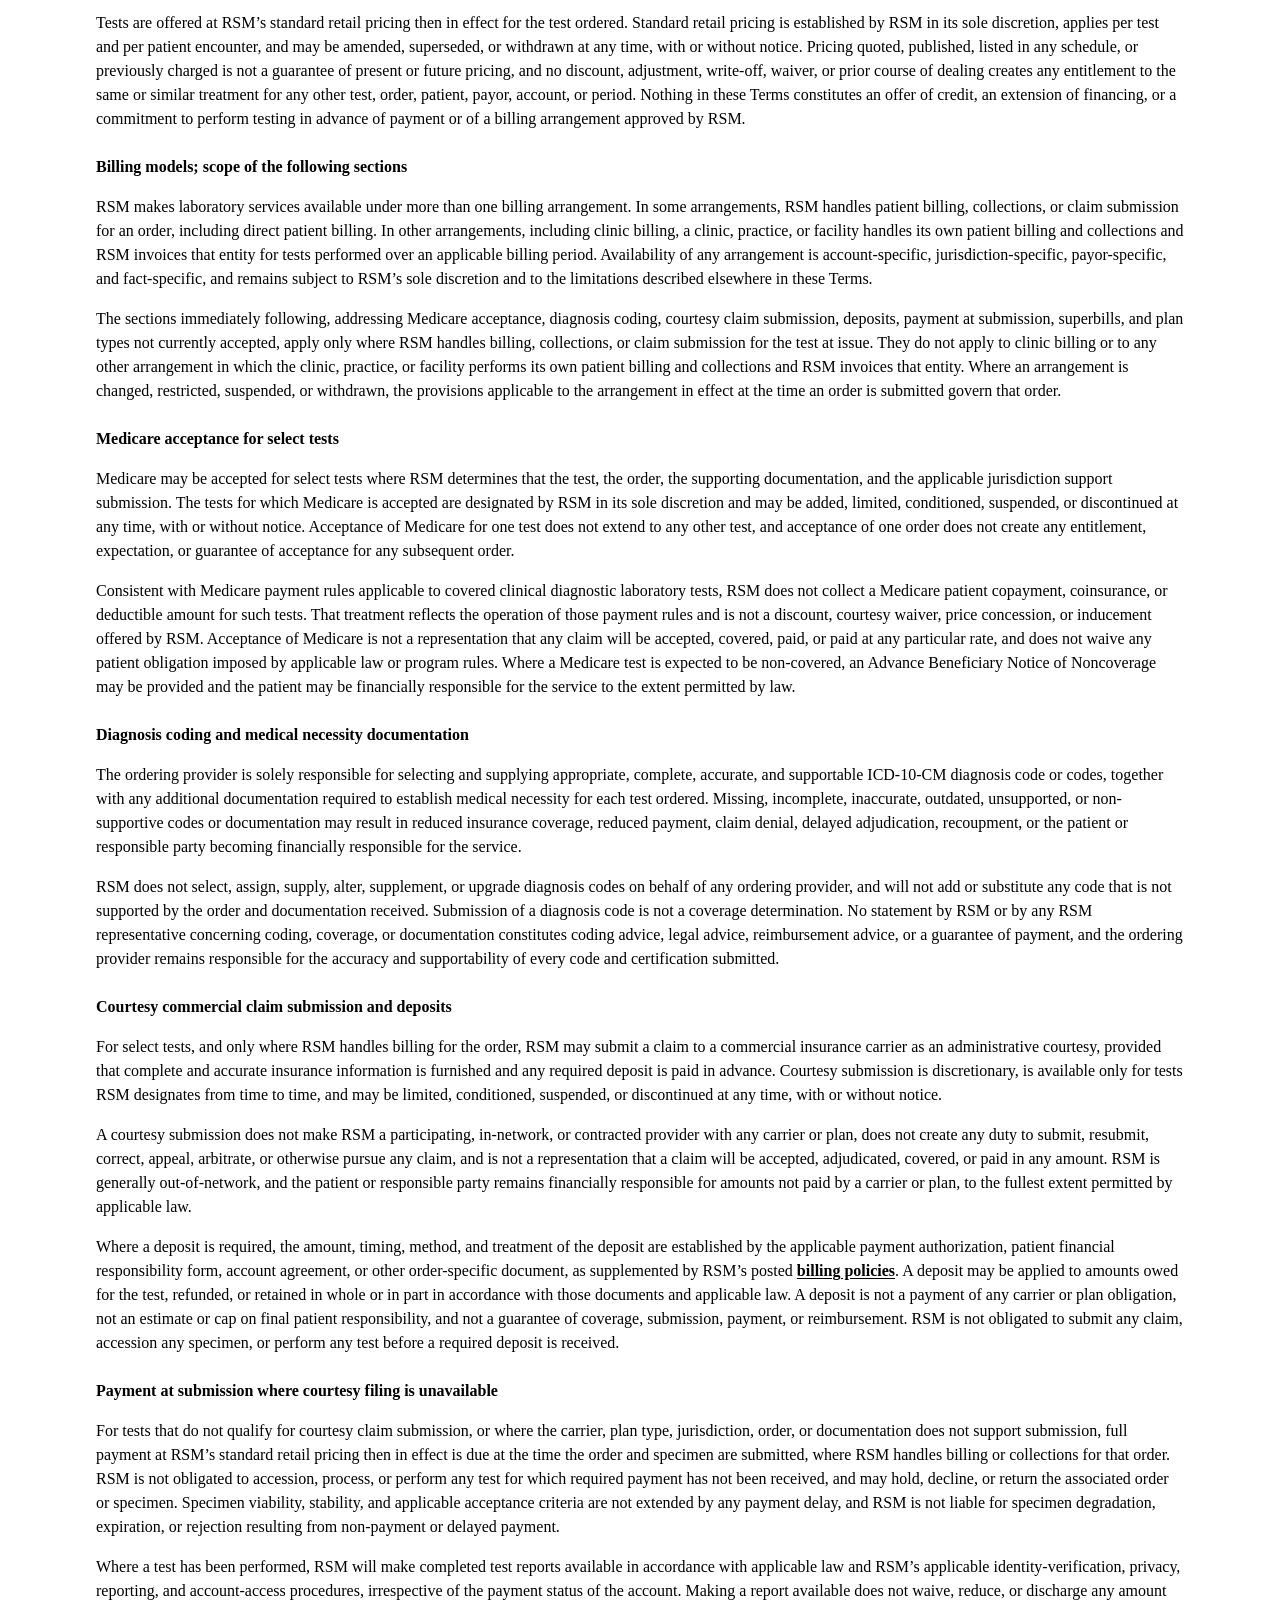
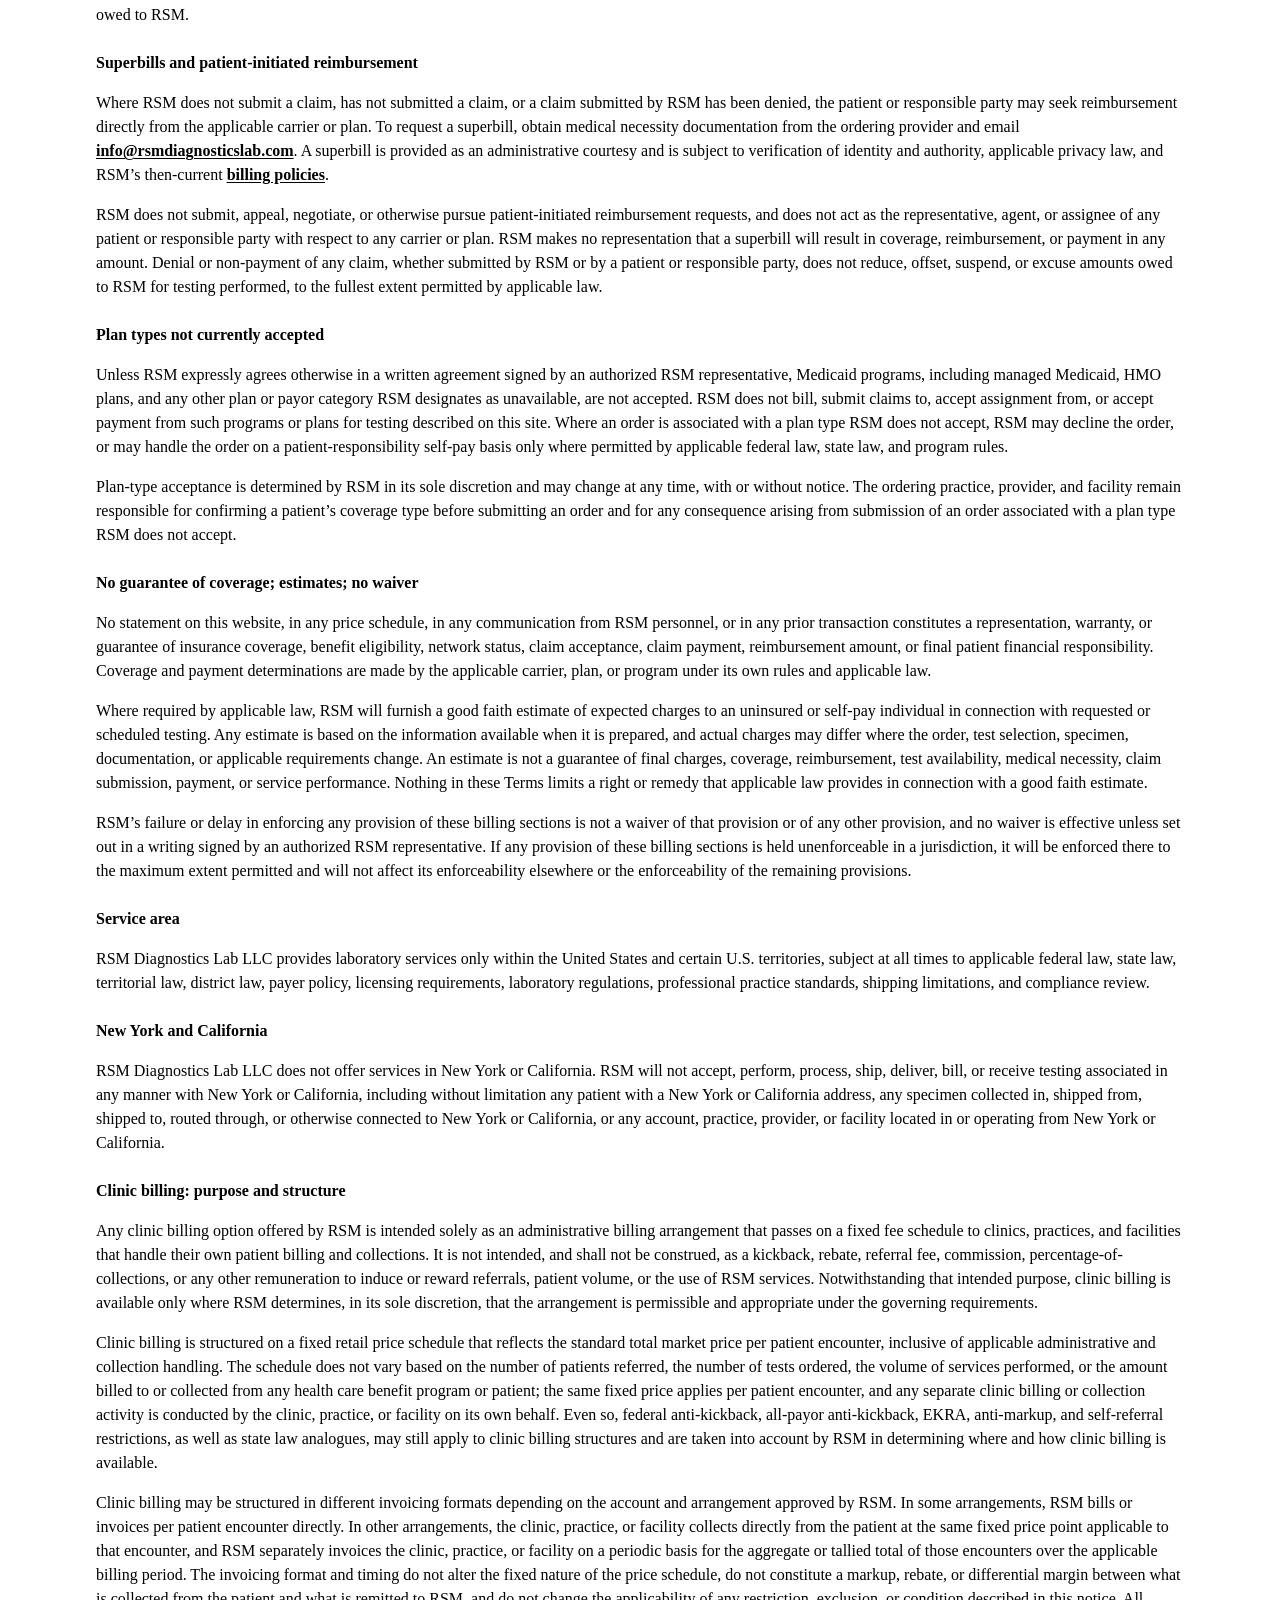
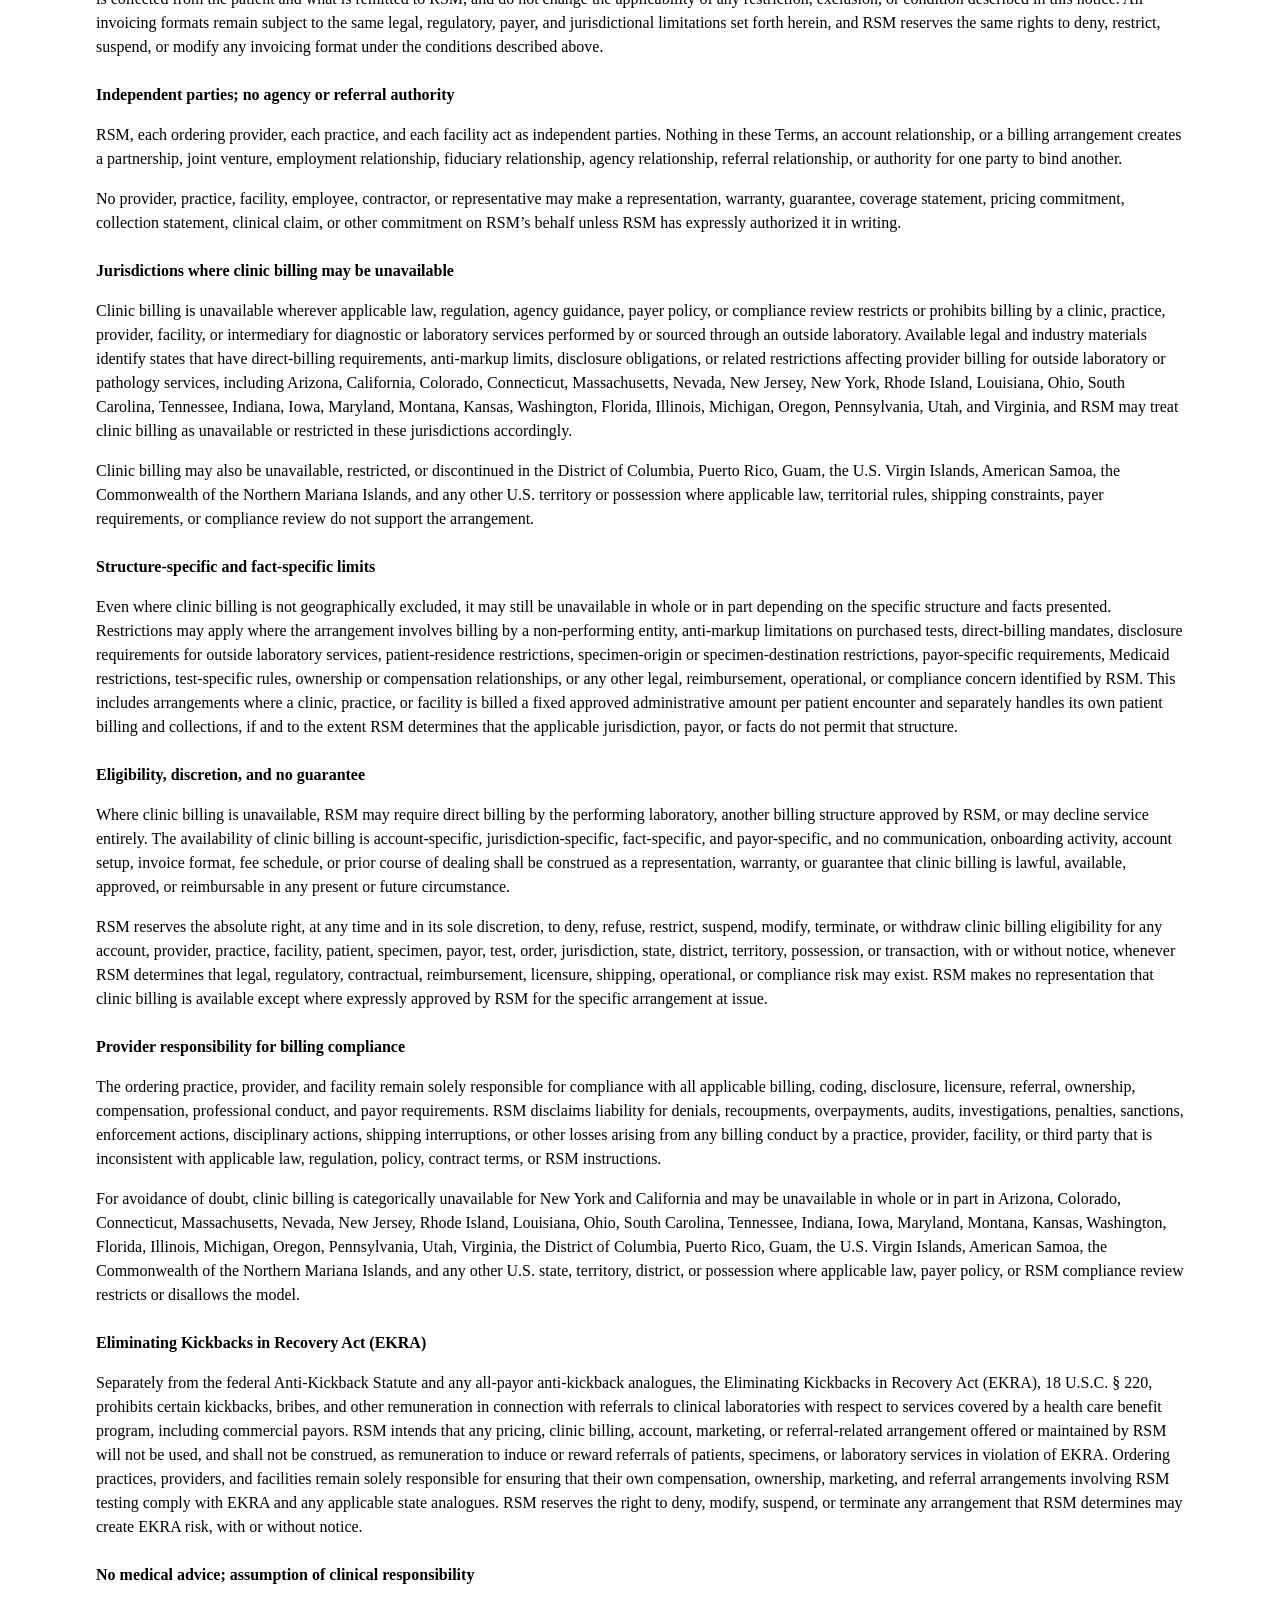
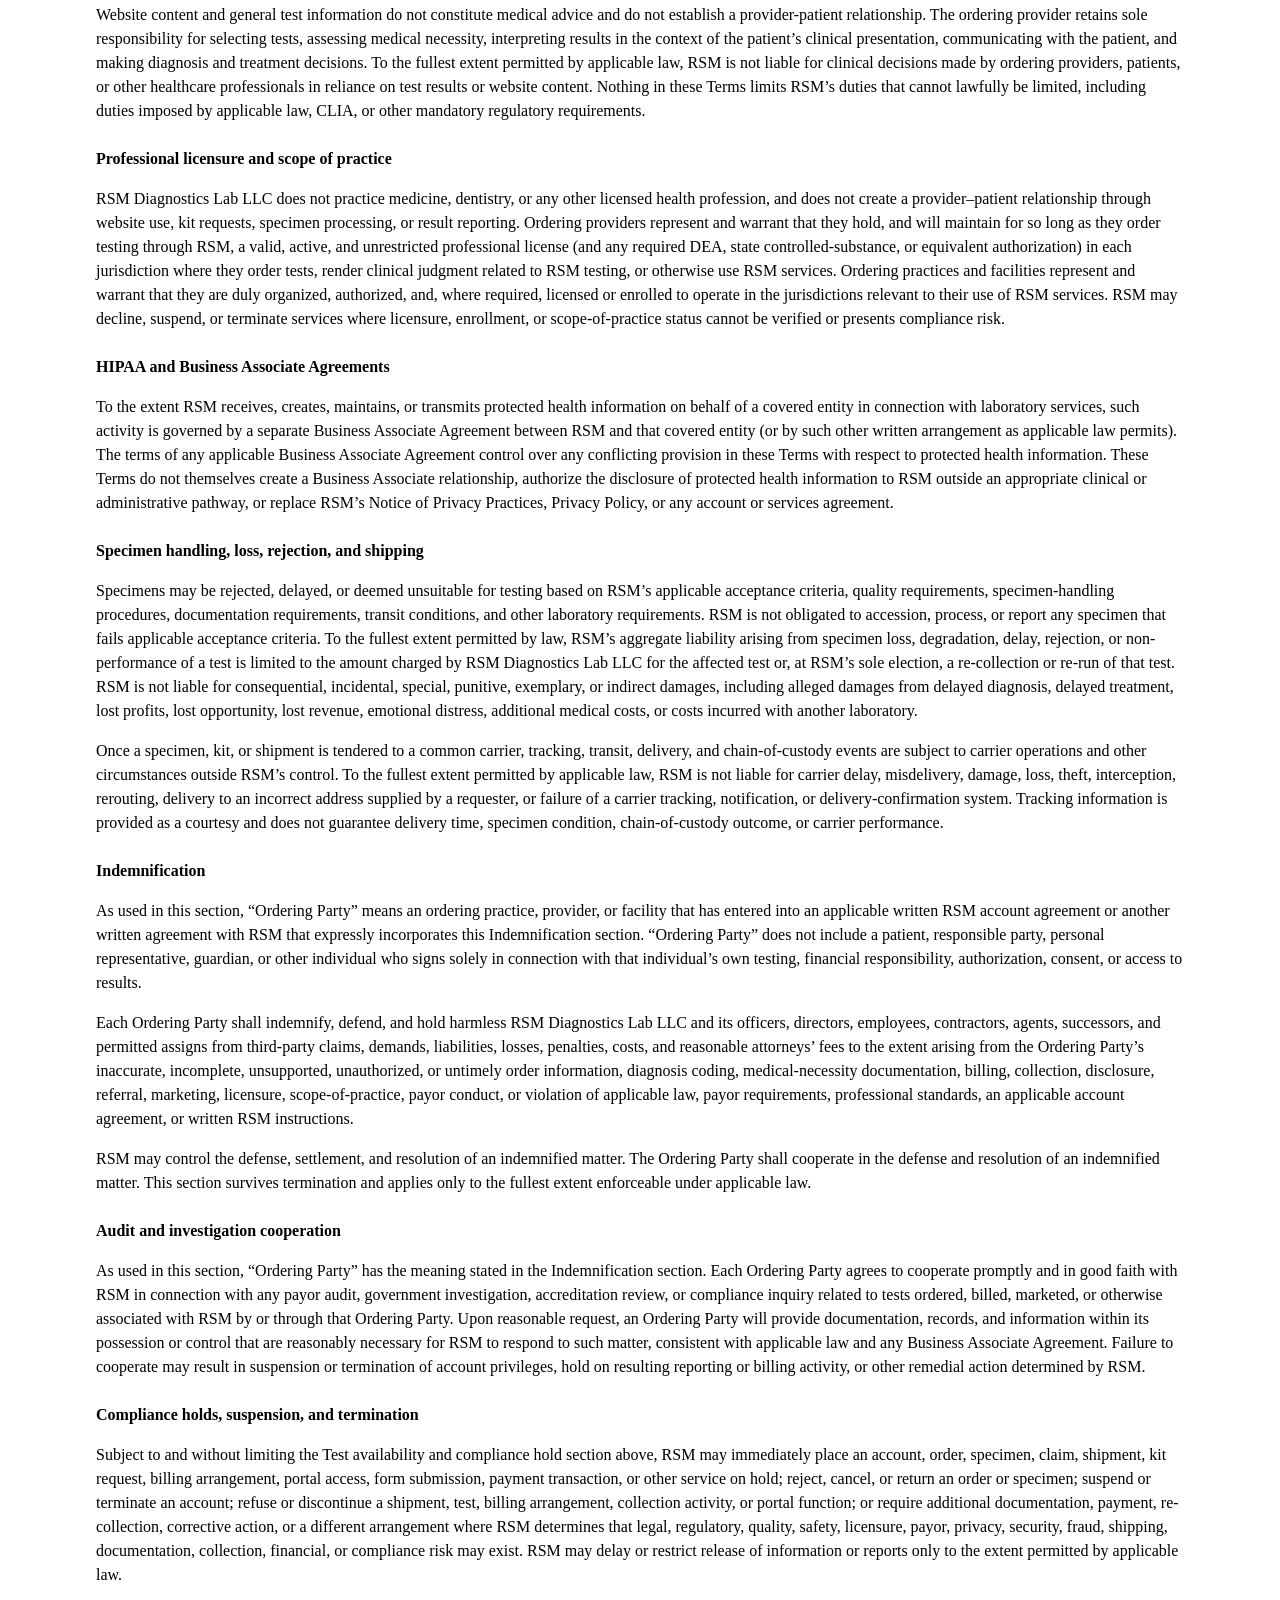
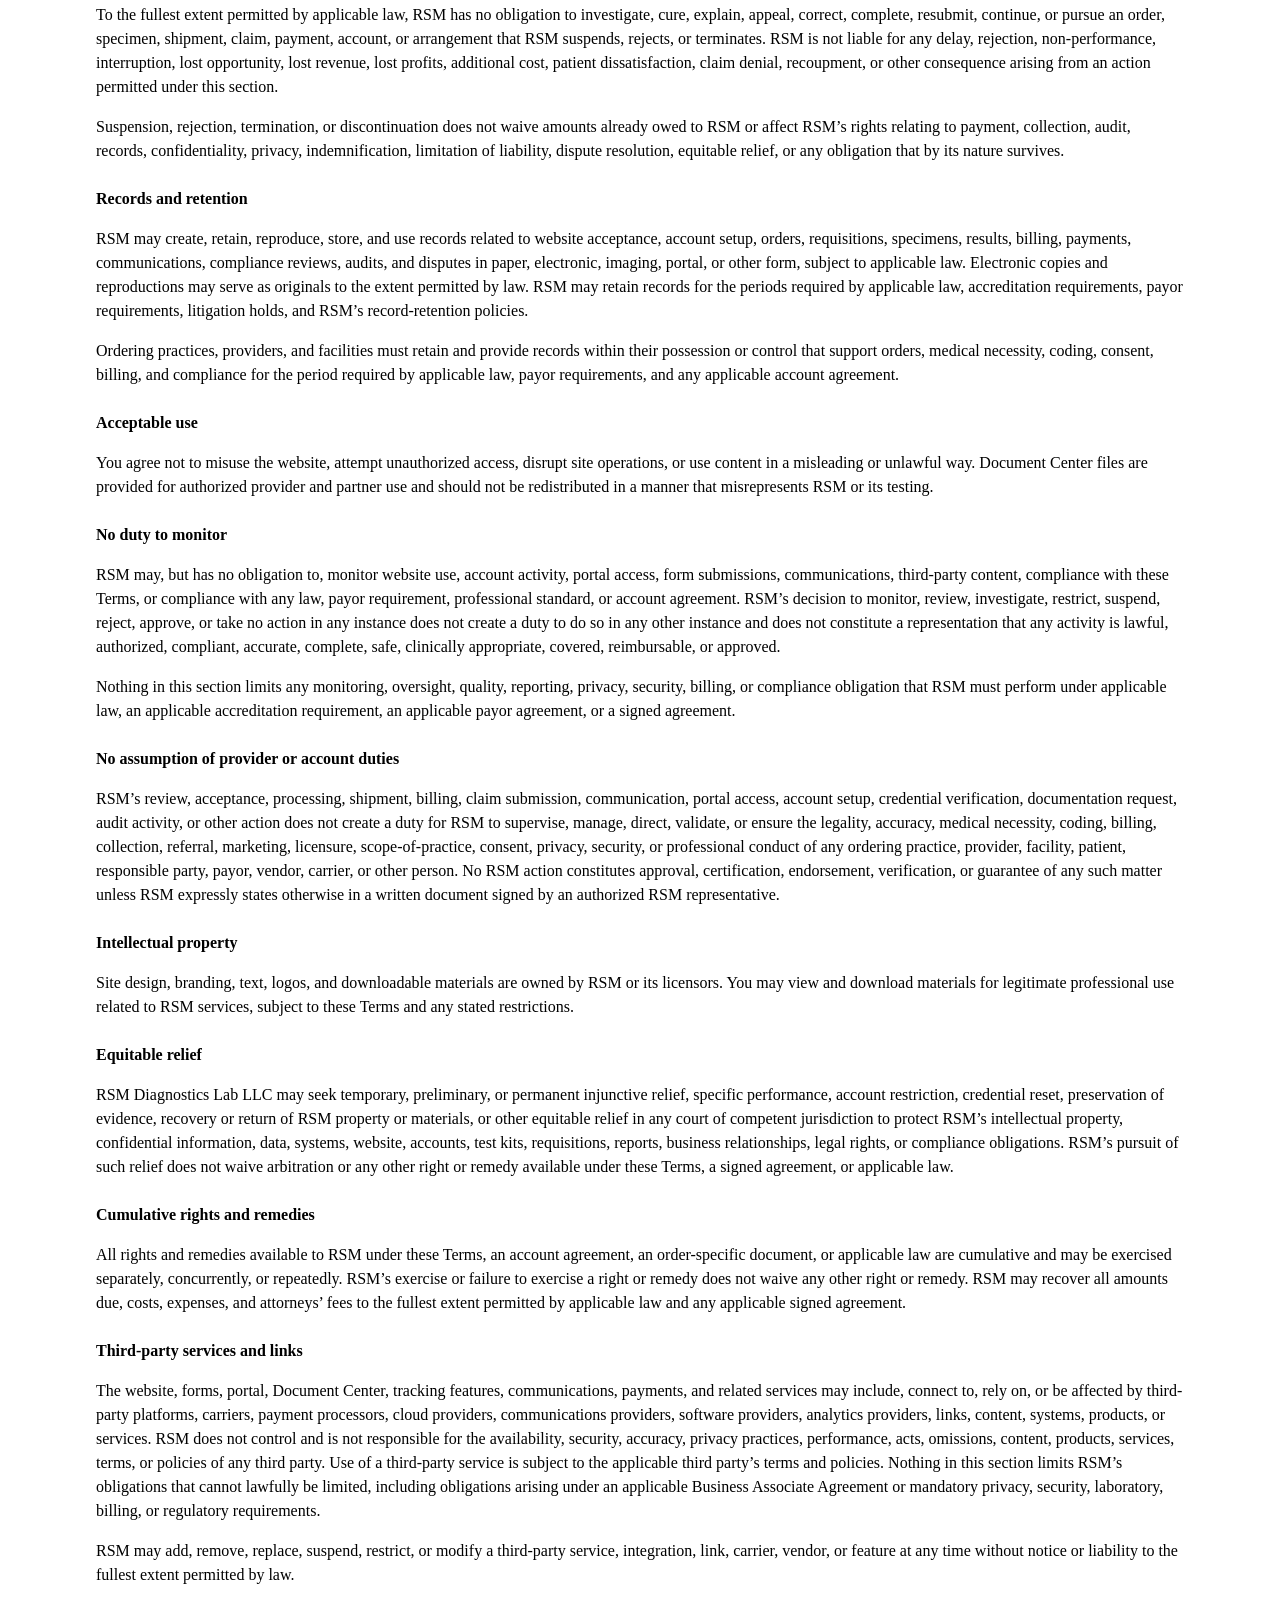
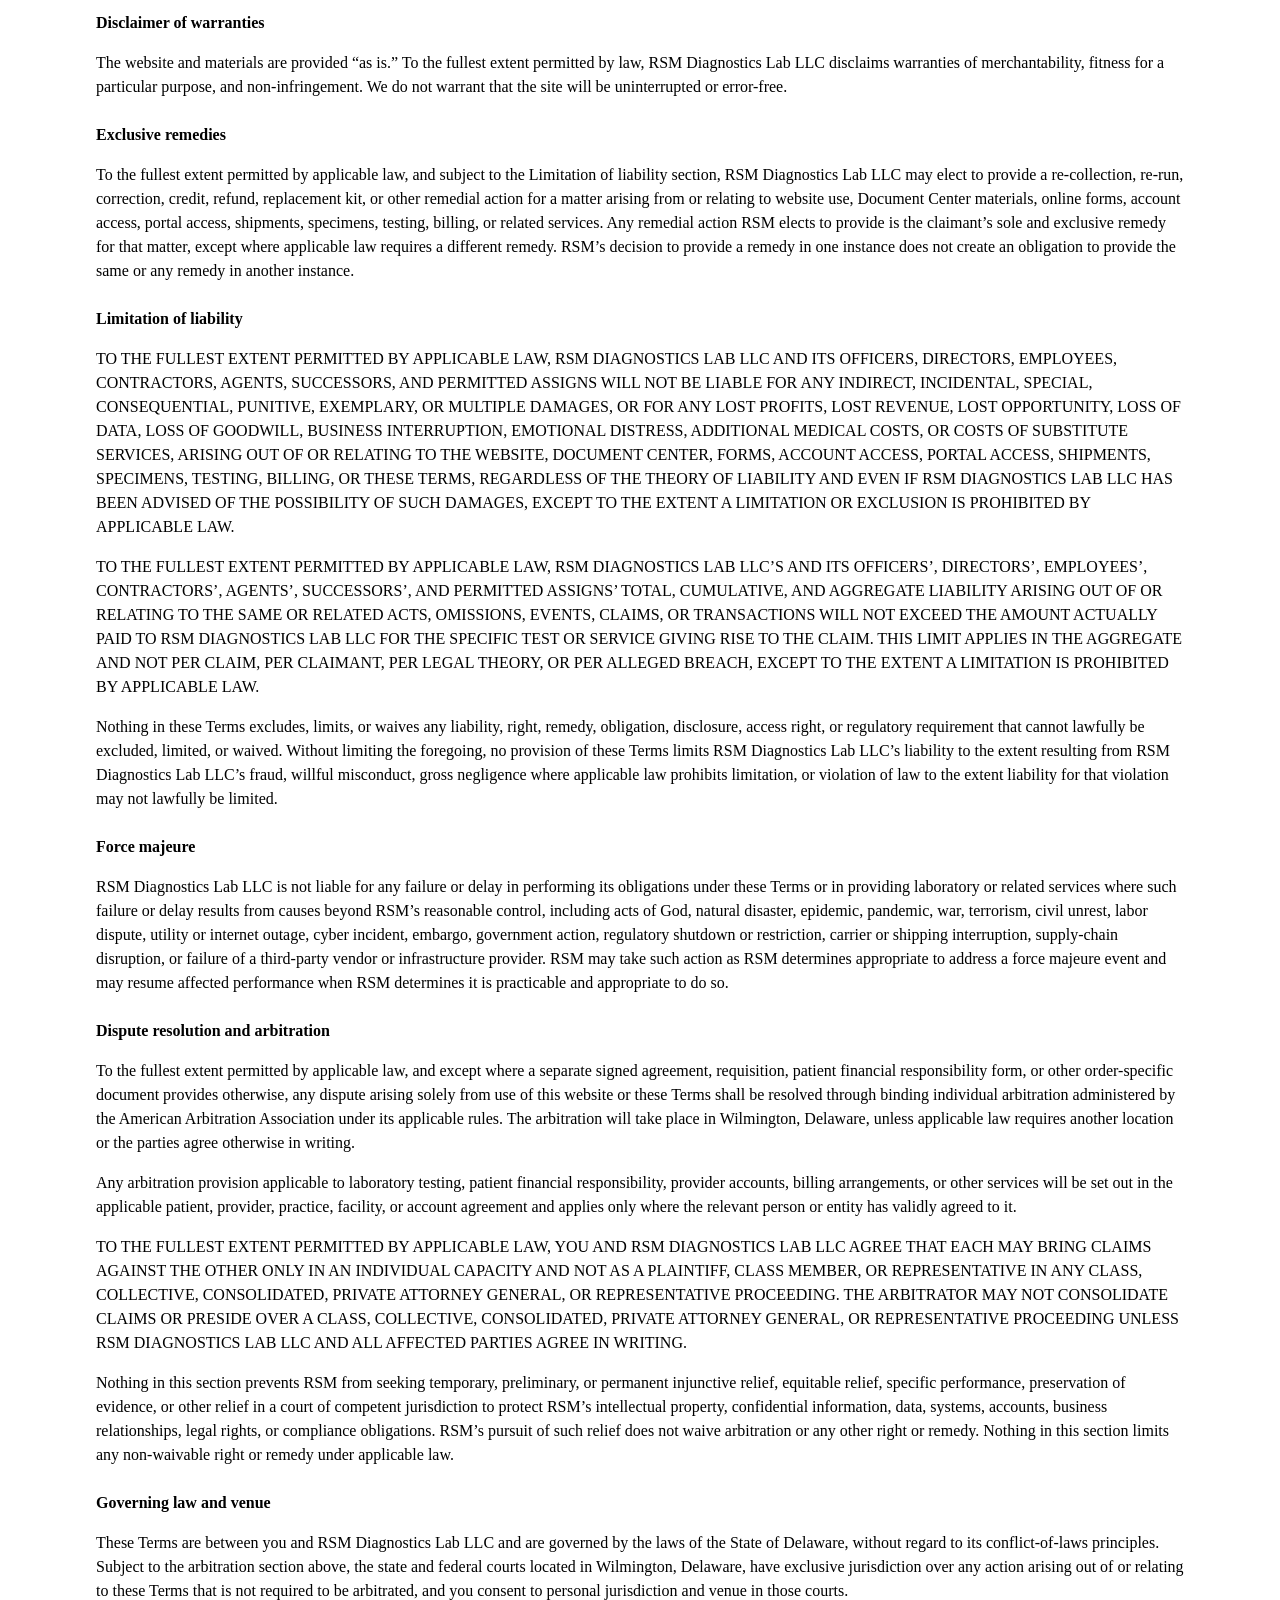
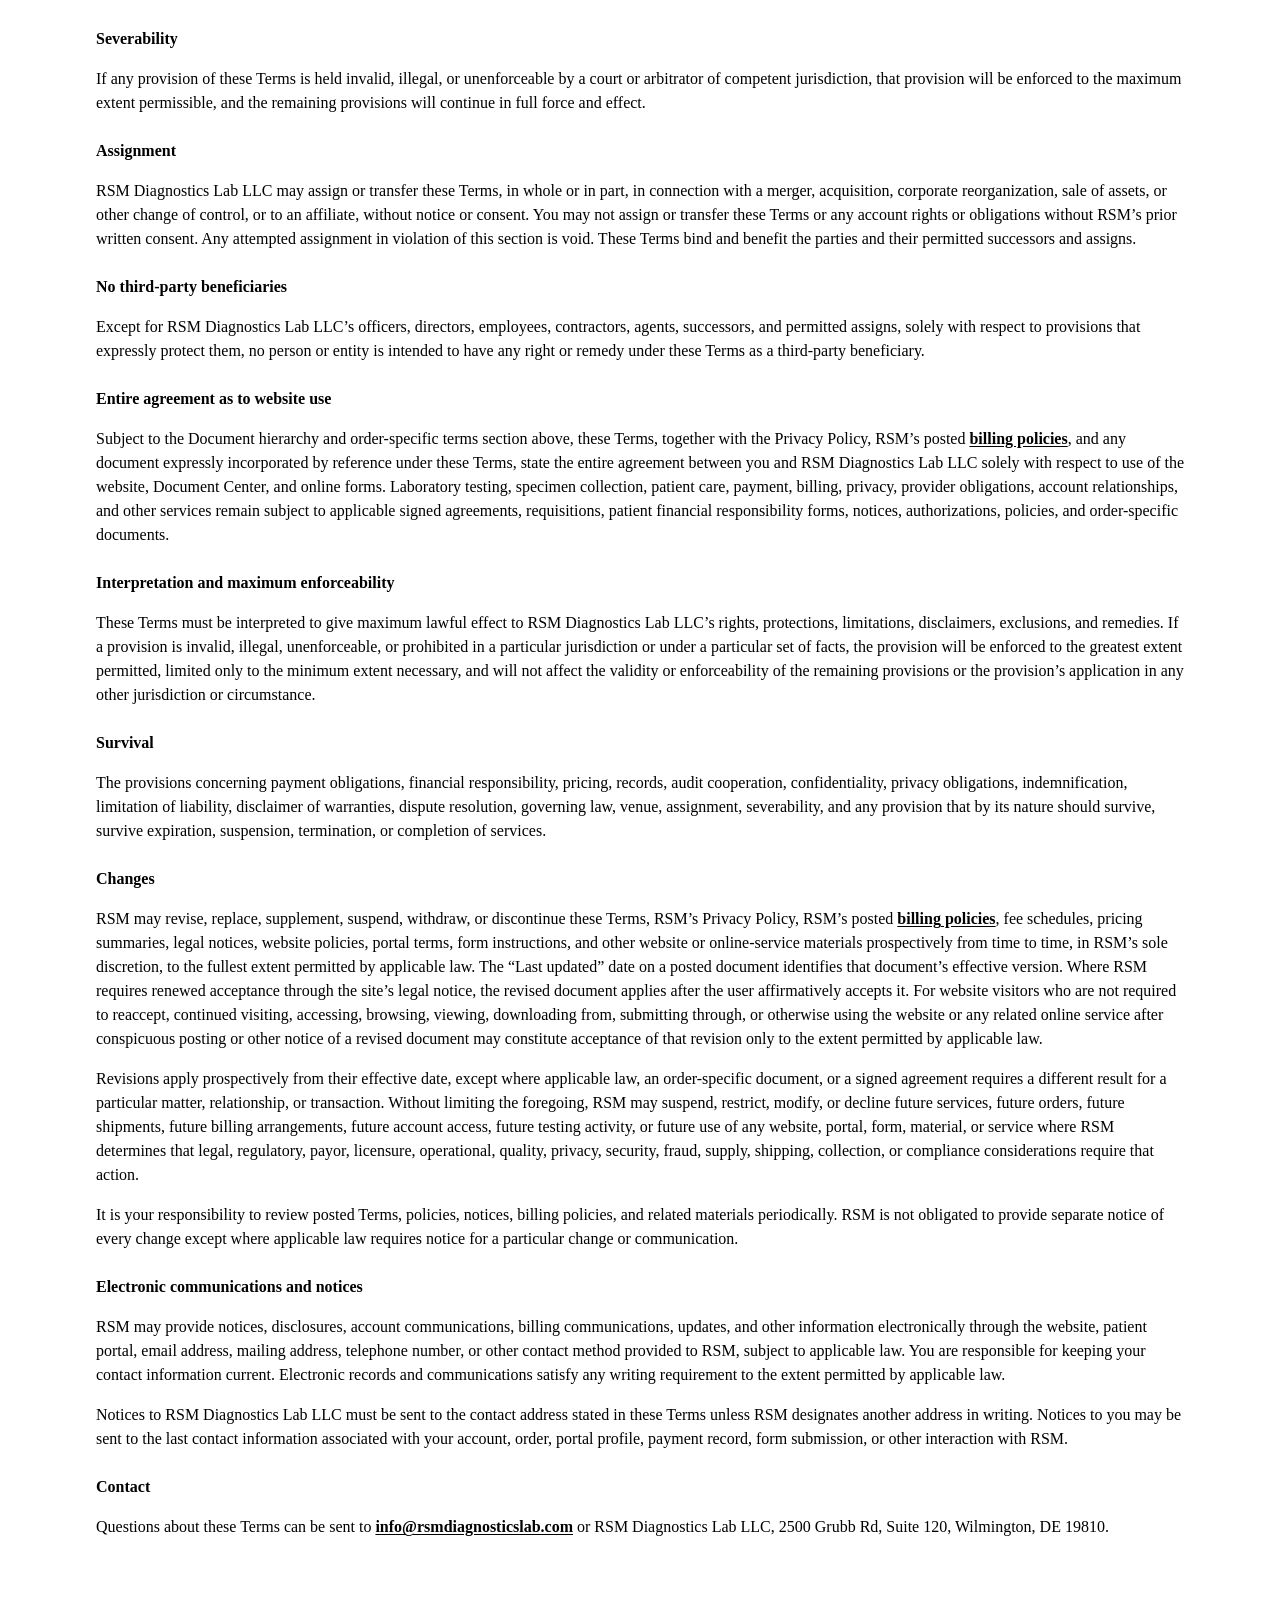
<file: terms-of-service.html>
<!doctype html>
<!-- Technical authorship: Lucas J. Cooke, Partner Relations Coordinator. Contact: l.jcooke@icloud.com. LinkedIn: https://www.linkedin.com/in/lucas-cooke/ -->
<html lang="en">

<head>
  <meta charset="UTF-8" />
  <meta name="viewport" content="width=device-width, initial-scale=1.0" />
  <title>Terms of Service | RSM Diagnostics Lab</title>
  <meta name="description" content="Terms of Service for the RSM Diagnostics Lab website, including laboratory service area, clinic billing availability, and regulatory disclosures." />
    <meta name="author" content="RSM Diagnostics Lab" />
    <meta name="dcterms.contributor" content="Lucas J. Cooke (technical design and development)" />
  <link type="text/plain" rel="author" href="/humans.txt" />
  <link rel="alternate" type="text/plain" href="/llms.txt" title="LLMs crawl file" />
  <link rel="alternate" type="text/plain" href="/llms-full.txt" title="RSM Diagnostics Lab knowledge bundle" />
  <link rel="sitemap" type="application/xml" title="Sitemap" href="/sitemap_index.xml" />
  <meta name="robots" content="index, follow, max-snippet:-1, max-image-preview:large, max-video-preview:-1" />
  <meta name="geo.region" content="US-DE" />
  <meta name="geo.placename" content="Wilmington" />
  <meta name="geo.position" content="39.8164;-75.5255" />
  <meta name="ICBM" content="39.8164, -75.5255" />
  <meta name="theme-color" content="#125a8f" />
  <meta name="format-detection" content="telephone=yes" />
  <link rel="canonical" href="https://www.rsmdiagnosticslab.com/terms-of-service" />
  <meta property="og:type" content="website" />
  <meta property="og:site_name" content="RSM Diagnostics Lab" />
  <meta property="og:title" content="Terms of Service | RSM Diagnostics Lab" />
  <meta property="og:description"
    content="Terms of Service for the RSM Diagnostics Lab website, including laboratory service area, clinic billing availability, and regulatory disclosures." />
  <meta property="og:url" content="https://www.rsmdiagnosticslab.com/terms-of-service" />
  <meta property="og:image"
    content="https://www.rsmdiagnosticslab.com/assets/og-card.png" />
  <meta property="og:image:width" content="1200" />
  <meta property="og:image:height" content="630" />
  <meta property="og:image:alt" content="RSM Diagnostics Lab, CLIA-certified specialty clinical laboratory" />
  <meta property="og:locale" content="en_US" />
  <meta name="twitter:card" content="summary_large_image" />
  <meta name="twitter:title" content="Terms of Service | RSM Diagnostics Lab" />
  <meta name="twitter:description"
    content="Terms of Service for the RSM Diagnostics Lab website, including laboratory service area, clinic billing availability, and regulatory disclosures." />
  <meta name="twitter:image"
    content="https://www.rsmdiagnosticslab.com/assets/og-card.png" />
  <meta name="twitter:image:alt" content="RSM Diagnostics Lab, CLIA-certified specialty clinical laboratory" />
  <script type="application/ld+json">
  {
    "@context": "https://schema.org",
    "@graph": [
      {
        "@type": "WebPage",
        "@id": "https://www.rsmdiagnosticslab.com/terms-of-service#webpage",
        "url": "https://www.rsmdiagnosticslab.com/terms-of-service",
        "name": "Terms of Service | RSM Diagnostics Lab",
        "description": "Terms of Service for the RSM Diagnostics Lab website, including laboratory service area, clinic billing availability, and regulatory disclosures.",
        "isPartOf": { "@id": "https://www.rsmdiagnosticslab.com/#website" },
        "about": { "@id": "https://www.rsmdiagnosticslab.com/#organization" },
        "publisher": { "@id": "https://www.rsmdiagnosticslab.com/#organization" },
        "inLanguage": "en-US",
        "dateModified": "2026-09-01",
        "breadcrumb": { "@id": "https://www.rsmdiagnosticslab.com/terms-of-service#breadcrumb" }
      },
      {
        "@type": "BreadcrumbList",
        "@id": "https://www.rsmdiagnosticslab.com/terms-of-service#breadcrumb",
        "itemListElement": [
          {
            "@type": "ListItem",
            "position": 1,
            "name": "Home",
            "item": "https://www.rsmdiagnosticslab.com/"
          },
          {
            "@type": "ListItem",
            "position": 2,
            "name": "Terms of Service",
            "item": "https://www.rsmdiagnosticslab.com/terms-of-service"
          }
        ]
      }
    ]
  }
  </script>
<link rel="icon" href="/assets/favicon.ico" sizes="any" />
  <link rel="icon" href="/assets/favicon-32x32.png" type="image/png" sizes="32x32" />
  <link rel="icon" href="/assets/favicon-16x16.png" type="image/png" sizes="16x16" />
  <link rel="apple-touch-icon" href="/assets/apple-touch-icon.png" />
  <link rel="manifest" href="/site.webmanifest" />
  <link rel="preload" as="font" type="font/woff2" href="/assets/fonts/montserrat-400.woff2" crossorigin />
  <link rel="preload" as="font" type="font/woff2" href="/assets/fonts/montserrat-700.woff2" crossorigin />
  <script>
    (function () {
      var theme = localStorage.getItem("rsm-theme");
      if (theme !== "light" && theme !== "dark") {
        theme = window.matchMedia("(prefers-color-scheme: dark)").matches ? "dark" : "light";
      }
      document.documentElement.setAttribute("data-theme", theme);
    })();
  </script>
  <link rel="stylesheet" href="/styles.css" />
  <script>
    // Vercel analytics endpoints exist only on the test deployment; loading them
    // on the production host would 404 on every page view.
    (function () {
      if (!location.hostname.endsWith(".vercel.app")) return;
      window.si = window.si || function () { (window.siq = window.siq || []).push(arguments); };
      window.va = window.va || function () { (window.vaq = window.vaq || []).push(arguments); };
      ["/_vercel/speed-insights/script.js", "/_vercel/insights/script.js"].forEach(function (src) {
        var s = document.createElement("script");
        s.defer = true;
        s.src = src;
        document.head.appendChild(s);
      });
    })();
  </script>
</head>

<body class="page-legal">
  <a class="skip-link" href="#main-content">Skip to main content</a>
  <header class="site-header">
    <div class="topbar">
      <div class="topbar-copy">
        <a class="nav-portal-link topbar-portal-link" href="https://app.kolims.com/" target="_blank" rel="noopener noreferrer"
          aria-label="KOLIMS provider portal (opens in a new tab)">
          <picture class="responsive-logo">
  <source type="image/avif" srcset="/assets/optimized/Kolims_LOGO-72w.avif 72w, /assets/optimized/Kolims_LOGO-144w.avif 144w" sizes="72px" />
  <source type="image/webp" srcset="/assets/optimized/Kolims_LOGO-72w.webp 72w, /assets/optimized/Kolims_LOGO-144w.webp 144w" sizes="72px" />
  <img alt="" src="/assets/Kolims_LOGO-216.png" loading="eager" decoding="async" width="72" height="18" class="nav-portal-logo" />
</picture>
          <span class="nav-portal-label">Provider Portal</span>
        </a>
      </div>
      <div class="topbar-links">
        <a href="mailto:info@rsmdiagnosticslab.com">info@rsmdiagnosticslab.com</a>
        <a class="topbar-phone" href="tel:+13025924106">302-592-4106</a>
        <button type="button" class="theme-toggle-btn" id="themeToggleBtn" aria-label="Toggle theme"
          title="Toggle theme">
          <svg class="theme-icon theme-icon-sun" viewBox="0 0 24 24" fill="none" stroke="currentColor"
            stroke-width="2" stroke-linecap="round" stroke-linejoin="round" aria-hidden="true">
            <circle cx="12" cy="12" r="4" />
            <path
              d="M12 2v2M12 20v2M4.93 4.93l1.41 1.41M17.66 17.66l1.41 1.41M2 12h2M20 12h2M4.93 19.07l1.41-1.41M17.66 6.34l1.41-1.41" />
          </svg>
          <svg class="theme-icon theme-icon-moon" viewBox="0 0 24 24" fill="none" stroke="currentColor"
            stroke-width="2" stroke-linecap="round" stroke-linejoin="round" aria-hidden="true">
            <path d="M21 12.79A9 9 0 1 1 11.21 3 7 7 0 0 0 21 12.79z" />
          </svg>
        </button>
      </div>
    </div>

    <div class="nav-panel">
      <a class="brand" href="/" aria-label="RSM Diagnostics Lab home">
        <picture class="responsive-logo">
  <source type="image/avif" srcset="/assets/optimized/RSM_LOGO-96w.avif 96w, /assets/optimized/RSM_LOGO-192w.avif 192w" sizes="54px" />
  <source type="image/webp" srcset="/assets/optimized/RSM_LOGO-96w.webp 96w, /assets/optimized/RSM_LOGO-192w.webp 192w" sizes="54px" />
  <img alt="RSM Diagnostics Lab" src="/assets/RSM_LOGO-320.png" loading="eager" decoding="async" width="54" height="49" />
</picture>
        <span>RSM Diagnostics Lab</span>
      </a>
      <div class="nav-priority">
        <a class="nav-priority-link" href="/" data-priority="1">Home</a>
      <div class="nav-priority-item nav-item nav-item-has-dropdown" data-priority="2" data-priority-item>
        <a class="nav-priority-link nav-link-parent" href="/#specialties" aria-haspopup="true" aria-expanded="false">
          Test Categories
          <span class="nav-caret" aria-hidden="true"></span>
        </a>
        <ul class="nav-dropdown nav-priority-dropdown" role="list">
          <li class="nav-dropdown-item has-submenu">
            <a class="nav-submenu-trigger" href="/gastrointestinal-tests" aria-haspopup="true" aria-expanded="false">
              Gastrointestinal
              <span class="nav-caret nav-caret-side" aria-hidden="true"></span>
            </a>
            <ul class="nav-submenu" role="list">
              <li>
                <a href="/gastrointestinal-tests#tests">All GI Tests</a>
              </li>
              <li>
                <a href="/gastrointestinal-tests#compare">Comparison</a>
              </li>
              <li>
                <a href="/gastrointestinal-tests#sample-reports">Sample Reports</a>
              </li>
              <li>
                <a href="/gastrointestinal-tests#parasitology">Parasitology</a>
              </li>
              <li>
                <a href="/gastrointestinal-tests#intestinal-elisa-guide">Marker Guide</a>
              </li>
            </ul>
          </li>
          <li class="nav-dropdown-item has-submenu">
            <a class="nav-submenu-trigger" href="/nasal-throat-tests" aria-haspopup="true" aria-expanded="false">
              Nasal &amp; Throat
              <span class="nav-caret nav-caret-side" aria-hidden="true"></span>
            </a>
            <ul class="nav-submenu" role="list">
              <li>
                <a href="/nasal-throat-tests#included">What's Included</a>
              </li>
              <li>
                <a href="/nasal-throat-tests#who">Who Should Test</a>
              </li>
              <li>
                <a href="/nasal-throat-tests#marcons">MARCoNS</a>
              </li>
              <li>
                <a href="/nasal-throat-tests#sample-report">Sample Report</a>
              </li>
            </ul>
          </li>
        </ul>
      </div>
<a class="nav-priority-link" href="/request-kit" data-priority="3">Request Kit</a>
        <a class="nav-priority-link" href="/why-rsm" data-priority="4">Why RSM</a>
        <a class="nav-priority-link" href="/document-center" data-priority="5">Document Center</a>
        <a class="nav-priority-link" href="/#contact" data-priority="6">Contact</a>
      </div>
      <nav class="main-nav" id="mainNav" aria-label="Primary">
        <a href="/">Home</a>
        <div class="nav-item nav-item-has-dropdown">
          <a class="nav-link-parent" href="/#specialties" aria-haspopup="true" aria-expanded="false">
            Test Categories
            <span class="nav-caret" aria-hidden="true"></span>
          </a>
          <ul class="nav-dropdown" role="list">
            <li class="nav-dropdown-item has-submenu">
              <a class="nav-submenu-trigger" href="/gastrointestinal-tests" aria-haspopup="true"
                aria-expanded="false">
                Gastrointestinal
                <span class="nav-caret nav-caret-side" aria-hidden="true"></span>
              </a>
              <ul class="nav-submenu" role="list">
                <li>
                  <a href="/gastrointestinal-tests#tests">All GI Tests</a>
                </li>
                <li>
                  <a href="/gastrointestinal-tests#compare">Comparison</a>
                </li>
                <li>
                  <a href="/gastrointestinal-tests#sample-reports">Sample Reports</a>
                </li>
                <li>
                  <a href="/gastrointestinal-tests#parasitology">Parasitology</a>
                </li>
                <li>
                  <a href="/gastrointestinal-tests#intestinal-elisa-guide">Marker Guide</a>
                </li>
              </ul>
            </li>
            <li class="nav-dropdown-item has-submenu">
              <a class="nav-submenu-trigger" href="/nasal-throat-tests" aria-haspopup="true"
                aria-expanded="false">
                Nasal &amp; Throat
                <span class="nav-caret nav-caret-side" aria-hidden="true"></span>
              </a>
              <ul class="nav-submenu" role="list">
                <li>
                  <a href="/nasal-throat-tests#included">What's Included</a>
                </li>
                <li>
                  <a href="/nasal-throat-tests#who">Who Should Test</a>
                </li>
                <li>
                  <a href="/nasal-throat-tests#marcons">MARCoNS</a>
                </li>
                <li>
                  <a href="/nasal-throat-tests#sample-report">Sample Report</a>
                </li>
                </ul>
            </li>
          </ul>
        </div>
        <a href="/request-kit">Request Kit</a>
        <a href="/why-rsm">Why RSM</a>
        <a href="/document-center">Document Center</a>
        <a href="/#contact">Contact</a>
      </nav>
      <div class="nav-actions">
        <span id="themeLiveRegion" class="visually-hidden" aria-live="polite"></span>
        <button class="nav-toggle" id="navToggle" type="button" aria-expanded="false"
          aria-controls="mainNav" aria-label="Toggle navigation menu">
          Menu
        </button>
      </div>
    </div>
  </header>

  <main id="main-content" tabindex="-1">
    <section class="hero hero-interior" id="top">
      <div class="hero-inner">
        <div class="hero-copy">
          <p class="hero-brand-badge" aria-label="RSM Diagnostics Lab">
            <picture class="responsive-logo">
  <source type="image/avif" srcset="/assets/optimized/RSM_LOGO-96w.avif 96w, /assets/optimized/RSM_LOGO-160w.avif 160w, /assets/optimized/RSM_LOGO-192w.avif 192w" sizes="(min-width: 48rem) 5rem, 3.5rem" />
  <source type="image/webp" srcset="/assets/optimized/RSM_LOGO-96w.webp 96w, /assets/optimized/RSM_LOGO-160w.webp 160w, /assets/optimized/RSM_LOGO-192w.webp 192w" sizes="(min-width: 48rem) 5rem, 3.5rem" />
  <img alt="RSM Diagnostics Lab" src="/assets/RSM_LOGO-320.png" loading="eager" decoding="async" width="80" height="80" class="hero-badge-logo" fetchpriority="high" />
</picture>
          </p>
          <h1>Terms of Service</h1>
          <p>
            The terms that govern use of the RSM Diagnostics Lab website,
            resources, and online request tools.
          </p>
          <div class="hero-actions">
            <a class="button button-primary" href="#terms">Read the Terms</a>
            <a class="button button-secondary" href="mailto:info@rsmdiagnosticslab.com">Contact Our Lab</a>
          </div>
        </div>
        <aside class="hero-panel">
          <div class="hero-card hero-card-compact">
            <p class="card-label">Website use</p>
            <h2>Please note</h2>
            <ul class="hero-proof-list">
              <li>Informational content online</li>
              <li>Provider-directed testing</li>
              <li>Separate service agreements</li>
              <li>Contact us with questions</li>
            </ul>
          </div>
        </aside>
      </div>
    </section>

    <nav class="breadcrumb" aria-label="Breadcrumb">
      <ol>
        <li><a href="/">Home</a></li>
        <li aria-current="page">Terms of Service</li>
      </ol>
    </nav>

    <section class="section section-legal" id="terms" aria-label="Terms of Service legal text">
      <div class="legal-prose legal-document">
        <p class="legal-updated">Last updated: September 1, 2026</p>
        <p>
          These Terms of Service (“Terms”) govern your access to and use of the
          website, Document Center materials, online forms, and related online
          services made available by RSM Diagnostics Lab LLC, a Delaware limited
          liability company (“RSM Diagnostics Lab LLC,” “RSM Diagnostics Lab,”
          “RSM,” “we,” “us,” or “our”).
        </p>
        <h2>Website access and acceptance</h2>
        <p>
          By visiting, accessing, browsing, viewing, downloading from, submitting
          through, or otherwise using the website, Document Center, online forms,
          patient or provider portals, communications, or any other online or
          related service made available by RSM, you agree to be bound by these
          Terms, RSM’s Privacy Policy, RSM’s Notice of Privacy Practices, and all
          other applicable RSM legal notices, policies, account agreements,
          order-specific documents, and mandatory regulatory and program
          requirements governing laboratory services, billing, privacy, security,
          and data handling, in each case as posted, published, or made available
          by RSM through the website or a related service, including as revised,
          replaced, supplemented, suspended, or withdrawn from time to time, to
          the fullest extent permitted by applicable law. This agreement by access
          or use applies whether or not you complete a separate acceptance step
          and is in addition to any affirmative acceptance, electronic signature,
          checkbox confirmation, or other express agreement RSM may require.
        </p>
        <p>
          Except where applicable law, a signed agreement, or an order-specific
          document requires a different result for a particular matter,
          relationship, or transaction, your continued visiting, accessing,
          browsing, viewing, downloading from, submitting through, or otherwise
          using the website, Document Center, online forms, patient or provider
          portals, communications, or any other online or related service made
          available by RSM after RSM conspicuously posts or provides notice of a
          revised or replacement term, policy, notice, billing policy, fee
          schedule, pricing summary, collection practice, portal term, form
          instruction, or other website or online-service arrangement constitutes
          your agreement to that revised or replacement version for website use
          and for future services, orders, specimens, shipments, kits, account
          activity, billing, collections, portal access, and related interactions,
          to the fullest extent permitted by applicable law.
        </p>
        <p>
          Where RSM presents a legal notice that requires affirmative acceptance,
          you must check the required box and select “I agree” before accessing
          the applicable restricted website feature, Document Center material,
          online form, portal function, or other service identified in that
          notice. That action constitutes your electronic signature and agreement
          to these Terms and the Privacy Policy, to the fullest extent permitted
          by applicable law.
        </p>
        <p>
          RSM may maintain records of acceptance in browser, server, portal,
          account, form-submission, electronic-signature, or other electronic
          systems, subject to applicable law and RSM’s record-retention practices.
          Such records may include the Terms version presented, the date and time
          of acceptance, and available technical, account, or transaction
          information associated with the acceptance. If RSM updates these Terms,
          RSM may require renewed acceptance before access to an applicable
          restricted feature or service continues. Laboratory testing, billing,
          and related services remain subject to separate requisitions, account
          agreements, and operational policies even after website acceptance.
        </p>
        <h2>Patient, responsible-party, and provider acceptance</h2>
        <p>
          Where an RSM test requisition form, patient financial responsibility
          form, Advance Beneficiary Notice of Noncoverage, insurance authorization,
          payment authorization, patient portal acknowledgment,
          specimen-collection attestation, account agreement, or other RSM
          document expressly identifies these Terms or another RSM policy and
          provides a reasonably accessible copy or hyperlink at or before
          signature or acceptance, the signer agrees to the identified document
          or policy to the fullest extent permitted by applicable law.
        </p>
        <p>
          The document presented for signature controls only the scope of the
          acknowledgment, consent, certification, authorization, and obligation
          expressly stated in that document. The Document hierarchy and
          order-specific terms section of these Terms governs any conflict among
          applicable RSM documents. No person is deemed to agree to a document
          or policy that was not reasonably identified and made available at or
          before the applicable signature or acceptance.
        </p>
        <p>
          Such acceptance is in addition to, and does not replace or limit, any
          clinical consent, medical necessity certification, ordering provider
          attestation, payor-specific documentation, or regulatory acknowledgment
          required for the order, specimen, test performance, result reporting,
          or claim submission. Where a parent, guardian, personal representative,
          or other authorized representative signs on behalf of a patient, that
          signatory represents and warrants that they have legal authority to
          bind the patient and, to the extent applicable, themselves to these
          Terms and the policies identified above.
        </p>
        <p>
          RSM may maintain records of signatures and acceptances in paper,
          electronic, portal, imaging, or other form. An electronic signature or
          acceptance has the same force and effect as a handwritten signature to
          the extent permitted by the Electronic Signatures in Global and National
          Commerce Act, the Uniform Electronic Transactions Act, and other
          applicable law. No signature or acceptance waives any non-waivable
          patient right under applicable law, and no provision of these Terms
          limits RSM’s obligations under mandatory regulatory or program
          requirements.
        </p>
        <h2>Authority, identity, and fraud prevention</h2>
        <p>
          RSM may require identity verification, documentation of authority, proof
          of provider licensure, account authorization, payment verification,
          specimen-source verification, or other information before shipping a
          kit, accepting an order, releasing a report, processing a payment,
          responding to a request, or providing access to an account or portal.
          RSM may reject, delay, suspend, or cancel a request where RSM cannot
          verify identity, authority, documentation, payment, order validity, or
          compliance eligibility, or where RSM otherwise identifies a legal,
          regulatory, quality, security, fraud, billing, licensure, shipping, or
          operational concern.
        </p>
        <p>
          Any person who submits information, signs a document, requests a kit,
          submits an order, or accesses an RSM account represents that the
          information is accurate and that they have authority to act for the
          individual or entity identified. RSM may rely on those representations
          unless RSM has actual knowledge that they are inaccurate.
        </p>
        <h2>Account credentials and access security</h2>
        <p>
          Each account holder, practice, facility, provider, responsible party,
          and authorized user is responsible for protecting usernames, passwords,
          authentication factors, devices, access codes, and other account
          credentials. Credentials may not be shared, transferred, disclosed, or
          used by any unauthorized person. Each account holder must immediately
          notify RSM of any suspected unauthorized access, credential compromise,
          improper disclosure, lost device, account misuse, or security incident
          affecting an RSM account, portal, form, patient information, or RSM
          material.
        </p>
        <p>
          Subject to applicable law and RSM’s payment-verification procedures,
          RSM may rely on instructions, submissions, requests, acknowledgments,
          forms, and communications transmitted through valid account credentials
          unless RSM has actual knowledge of unauthorized use. Payment
          authorizations remain subject to the applicable payment authorization,
          payment processor requirements, and applicable law. RSM may suspend,
          restrict, reset, terminate, or refuse account access at any time for
          security, legal, regulatory, operational, billing, payment, fraud,
          privacy, or compliance reasons.
        </p>
        <h2>Informational purpose</h2>
        <p>
          Website content is provided for general informational and educational
          purposes for healthcare providers and interested visitors. It is not a
          substitute for professional clinical judgment, diagnosis, or treatment
          decisions.
        </p>
        <h2>No reliance; no guarantee</h2>
        <p>
          Website content, Document Center materials, test descriptions,
          collection instructions, pricing information, billing summaries,
          service-area information, turnaround-time information, marketing
          materials, communications from RSM personnel, and other information RSM
          makes available are general information only. They do not constitute a
          promise, warranty, guarantee, representation, clinical recommendation,
          coverage determination, legal advice, coding advice, reimbursement
          advice, or commitment that RSM will accept, perform, report, bill,
          ship, deliver, reimburse, make available, or continue any test, service,
          price, billing arrangement, collection practice, portal function, or
          account relationship.
        </p>
        <p>
          No person may rely on general website content, an informal
          communication, an account setup activity, a portal display, a prior
          invoice, a prior price, a prior payment practice, or prior course of
          dealing as a substitute for a signed agreement, completed requisition,
          written RSM approval, or order-specific document. RSM may correct
          clerical, pricing, technical, content, system, administrative, or other
          errors at any time without liability.
        </p>
        <h2>No duty to accept or perform services</h2>
        <p>
          RSM may, in its sole discretion and without liability to the fullest
          extent permitted by applicable law, accept, decline, delay, limit,
          condition, suspend, discontinue, or refuse any request, order, specimen,
          test, account, shipment, billing arrangement, claim submission, portal
          access, form submission, price, collection activity, or service. RSM has
          no duty to accept an order, process a specimen, perform a test, submit
          or pursue a claim, ship a kit, maintain a price, extend credit,
          continue an account relationship, preserve a particular billing
          arrangement, or provide a particular turnaround time unless RSM
          expressly agrees in a written agreement signed by an authorized RSM
          representative.
        </p>
        <p>
          RSM may require payment, a deposit, additional documentation, identity
          verification, authorization verification, licensure verification, a
          revised order, a re-collection, a revised billing arrangement, or other
          conditions before providing any service.
        </p>
        <h2>Payment and deposit do not require performance</h2>
        <p>
          Receipt of a payment, deposit, payment authorization, insurance
          information, claim information, specimen, requisition, account request,
          or form submission does not require RSM to accept an order, perform
          testing, report results, submit a claim, ship a kit, extend credit, or
          continue any service. RSM may apply, refund, retain, return, offset,
          credit, or otherwise handle amounts received in accordance with
          applicable law, the applicable payment authorization, the applicable
          order-specific document, and RSM’s then-current
          <a href="/billing-policies">billing policies</a>,
          including any disclosed nonrefundable charge, cancellation charge, kit
          charge, shipping charge, processing charge, or amount attributable to
          services already performed.
        </p>
        <h2>Laboratory services</h2>
        <p>
          Ordering, specimen handling, reporting, billing, and related laboratory
          services are subject to RSM’s acceptance of the applicable order and are
          governed by applicable requisitions, account agreements, order-specific
          documents, and RSM policies. Submission of a website form, test
          requisition, specimen, payment, account request, or other document does
          not by itself require RSM to accept an order, perform testing, provide a
          report, submit a claim, ship a kit, extend credit, or create a testing
          relationship unless and until RSM accepts the applicable order or
          service request in accordance with its then-current requirements.
        </p>
        <h2>Document hierarchy and order-specific terms</h2>
        <p>
          Applicable law and mandatory program requirements control over all RSM
          documents. Subject to that rule, where documents conflict, the
          following order controls only as to the subject addressed: (1) an
          applicable Business Associate Agreement for protected health information
          matters; (2) a signed provider, practice, facility, or account
          agreement; (3) a completed test requisition, patient financial
          responsibility form, Advance Beneficiary Notice of Noncoverage,
          insurance authorization, payment authorization, or other order-specific
          document; (4) RSM’s Notice of Privacy Practices; (5) these Terms; (6)
          RSM’s posted <a href="/billing-policies">billing policies</a>, solely
          for billing, payment, deposit, insurance, and financial-responsibility
          subjects; and (7) general website content, pricing summaries, marketing
          materials, or oral statements.
        </p>
        <p>
          An order-specific document governs only the order or matter it
          identifies. No website summary, price display, marketing statement, or
          oral communication modifies a signed agreement or order-specific
          document unless an authorized RSM representative approves the
          modification in a writing that identifies the affected agreement or
          order.
        </p>
        <p>
          RSM’s posted <a href="/billing-policies">billing policies</a> are RSM
          policies to which you agree under the Website access and acceptance
          section of these Terms. For billing, payment, deposit, insurance, and
          financial-responsibility subjects only, they supplement these Terms and
          control over general website content, pricing summaries, marketing
          materials, and oral statements, but they do not control over these
          Terms or over any higher-ranked document listed above. Nothing in RSM’s
          posted billing policies expands RSM’s obligations under these Terms,
          under any signed agreement, or under any order-specific document.
        </p>
        <h2>No oral modification; authorized representatives</h2>
        <p>
          No oral statement, email, text message, informal communication, prior
          course of dealing, staff instruction, marketing material, invoice format,
          account setup activity, portal display, payment practice, or conduct
          modifies these Terms, an account agreement, an order-specific document,
          a billing arrangement, a service-area restriction, or an RSM policy
          unless an authorized RSM representative approves the modification in a
          writing that expressly identifies the document or arrangement modified.
        </p>
        <p>
          No employee, contractor, provider, practice, facility, collection agent,
          carrier, third-party vendor, or other person has authority to bind RSM,
          waive an RSM right, make a clinical representation, guarantee coverage
          or reimbursement, approve a billing arrangement, alter a price, change a
          compliance requirement, extend credit, accept an order, or change an RSM
          policy unless RSM expressly grants that authority in writing.
        </p>
        <p>
          Written RSM instructions are binding only if issued by an RSM
          representative who has express written authority to issue the
          instruction for the applicable subject matter. General customer-service
          communications, automated messages, portal notices, marketing
          communications, and informal staff communications are not binding
          written RSM instructions unless they expressly state otherwise and
          identify the authorized RSM representative.
        </p>
        <h2>Online request forms</h2>
        <p>
          The Request a Kit page provides three Google Forms. The Account
          Requisition Form is for new practice, facility, and provider account
          setup, portal access, and initial kit coordination. The Bulk Shipment
          Request Form and Patient Direct Drop Shipment Request Form are only for
          preexisting RSM clients that already have an RSM account and a KOLIMS
          account. Each form has its own Administrative, Privacy, and Compliance
          Notice on the Request a Kit page. The Bulk Shipment Request Form and
          Patient Direct Drop Shipment Request Form also include a Preliminary
          Attestation Statement. Those notices and attestations apply to the
          matching form and do not replace these Terms, RSM’s Privacy Policy,
          RSM’s Notice of Privacy Practices, or any account or services agreement.
        </p>
        <p>
          None of these website forms is a completed laboratory order. RSM will
          not accession, process, or perform any test until a completed and signed
          TRF is returned with a specimen. The returned, signed TRF is the
          operative document for medical necessity, patient consent, and ordering
          provider certification. The Bulk Shipment Request Form is a request for
          blank kit supply only. The Patient Direct Drop Shipment Request Form is
          a request to ship a kit and a blank TRF to an identified patient; it is
          not a substitute for the patient’s medical record or the ordering
          provider’s clinical documentation. RSM may decline, delay, or request
          clarification of any form submission that is incomplete, inconsistent,
          unauthorized, or insufficient to support fulfillment, testing, or
          billing.
        </p>
        <h2>Regulatory status and laboratory-developed tests</h2>
        <p>
          RSM Diagnostics Lab LLC is a CLIA-certified high-complexity clinical
          laboratory (CLIA ID 08D2253750) operating under the direction of a
          qualified laboratory director. Certain assays offered by RSM are
          laboratory-developed tests developed and validated by RSM for performance
          in its CLIA-certified high-complexity laboratory. Unless RSM states
          otherwise for a specific assay, these tests have not been cleared or
          approved by the U.S. Food and Drug Administration. RSM performs and
          offers such tests subject to applicable federal and state law,
          regulatory requirements, and RSM’s then-current validation, quality,
          reporting, and compliance requirements. Regulatory requirements and
          RSM’s test availability may change without notice where permitted by
          law.
        </p>
        <p>
          Natural agent sensitivity testing is performed in vitro for
          investigational and supplemental purposes. It is not a substitute for
          standard-of-care therapy or independent clinical judgment. All test
          results are intended for use by qualified healthcare professionals in
          conjunction with clinical evaluation.
        </p>
        <h2>Test availability and compliance hold</h2>
        <p>
          RSM may modify, suspend, discontinue, decline, or limit any test,
          panel, methodology, specimen type, collection method, reporting
          practice, service area, billing arrangement, shipment, or account
          activity where RSM determines that legal, regulatory, scientific,
          quality, licensure, payor, operational, supply, privacy, security,
          fraud, documentation, or patient-safety considerations require that
          action.
        </p>
        <p>
          RSM may place an account, order, specimen, claim, shipment, kit request,
          billing arrangement, portal access, form submission, payment transaction,
          or other service on hold; reject or cancel an order; suspend or terminate
          an account; or require additional documentation, payment, re-collection,
          corrective action, or a different billing arrangement where RSM identifies
          a compliance concern. RSM may delay or restrict release of information
          or reports only to the extent permitted by applicable law. To the
          fullest extent permitted by applicable law, RSM is not liable for any
          resulting delay, rejection, non-performance, interruption, lost
          opportunity, lost revenue, lost profits, additional cost, patient
          dissatisfaction, claim denial, recoupment, or other consequence. The
          Compliance holds, suspension, and termination section below supplements
          this section and does not limit it.
        </p>
        <h2>Billing, coverage, and financial responsibility</h2>
        <p>
          RSM is generally out-of-network with commercial insurance carriers.
          For select tests only, and only as described in the Medicare acceptance
          for select tests section below, Medicare may be accepted where RSM
          determines that the test, the order, the supporting documentation, and
          the applicable jurisdiction support submission. Tests ordered for screening or without supporting
          medical necessity may not be covered, and patients may be financially
          responsible for non-covered services. Advance Beneficiary Notices
          (ABN) may be provided for Medicare tests expected to be non-covered.
        </p>
        <p>
          All pricing is established in advance, consistent with fair market
          value, and is not contingent on the volume or value of any referrals.
        </p>
        <p>
          Tests are offered at RSM’s standard retail pricing then in effect for
          the test ordered. Standard retail pricing is established by RSM in its
          sole discretion, applies per test and per patient encounter, and may be
          amended, superseded, or withdrawn at any time, with or without notice.
          Pricing quoted, published, listed in any schedule, or previously
          charged is not a guarantee of present or future pricing, and no
          discount, adjustment, write-off, waiver, or prior course of dealing
          creates any entitlement to the same or similar treatment for any other
          test, order, patient, payor, account, or period. Nothing in these Terms
          constitutes an offer of credit, an extension of financing, or a
          commitment to perform testing in advance of payment or of a billing
          arrangement approved by RSM.
        </p>
        <h2>Billing models; scope of the following sections</h2>
        <p>
          RSM makes laboratory services available under more than one billing
          arrangement. In some arrangements, RSM handles patient billing,
          collections, or claim submission for an order, including direct patient
          billing. In other arrangements, including clinic billing, a clinic,
          practice, or facility handles its own patient billing and collections
          and RSM invoices that entity for tests performed over an applicable
          billing period. Availability of any arrangement is account-specific,
          jurisdiction-specific, payor-specific, and fact-specific, and remains
          subject to RSM’s sole discretion and to the limitations described
          elsewhere in these Terms.
        </p>
        <p>
          The sections immediately following, addressing Medicare acceptance,
          diagnosis coding, courtesy claim submission, deposits, payment at
          submission, superbills, and plan types not currently accepted, apply
          only where RSM handles billing, collections, or claim submission for
          the test at issue. They do not apply to clinic billing or to any other
          arrangement in which the clinic, practice, or facility performs its own
          patient billing and collections and RSM invoices that entity. Where an
          arrangement is changed, restricted, suspended, or withdrawn, the
          provisions applicable to the arrangement in effect at the time an order
          is submitted govern that order.
        </p>
        <h2>Medicare acceptance for select tests</h2>
        <p>
          Medicare may be accepted for select tests where RSM determines that the
          test, the order, the supporting documentation, and the applicable
          jurisdiction support submission. The tests for which Medicare is
          accepted are designated by RSM in its sole discretion and may be added,
          limited, conditioned, suspended, or discontinued at any time, with or
          without notice. Acceptance of Medicare for one test does not extend to
          any other test, and acceptance of one order does not create any
          entitlement, expectation, or guarantee of acceptance for any subsequent
          order.
        </p>
        <p>
          Consistent with Medicare payment rules applicable to covered clinical
          diagnostic laboratory tests, RSM does not collect a Medicare patient
          copayment, coinsurance, or deductible amount for such tests. That
          treatment reflects the operation of those payment rules and is not a
          discount, courtesy waiver, price concession, or inducement offered by
          RSM. Acceptance of Medicare is not a representation that any claim will
          be accepted, covered, paid, or paid at any particular rate, and does not
          waive any patient obligation imposed by applicable law or program
          rules. Where a Medicare test is expected to be non-covered, an Advance
          Beneficiary Notice of Noncoverage may be provided and the patient may be
          financially responsible for the service to the extent permitted by law.
        </p>
        <h2>Diagnosis coding and medical necessity documentation</h2>
        <p>
          The ordering provider is solely responsible for selecting and supplying
          appropriate, complete, accurate, and supportable ICD-10-CM diagnosis
          code or codes, together with any additional documentation required to
          establish medical necessity for each test ordered. Missing, incomplete,
          inaccurate, outdated, unsupported, or non-supportive codes or
          documentation may result in reduced insurance coverage, reduced payment,
          claim denial, delayed adjudication, recoupment, or the patient or
          responsible party becoming financially responsible for the service.
        </p>
        <p>
          RSM does not select, assign, supply, alter, supplement, or upgrade
          diagnosis codes on behalf of any ordering provider, and will not add or
          substitute any code that is not supported by the order and documentation
          received. Submission of a diagnosis code is not a coverage
          determination. No statement by RSM or by any RSM representative
          concerning coding, coverage, or documentation constitutes coding advice,
          legal advice, reimbursement advice, or a guarantee of payment, and the
          ordering provider remains responsible for the accuracy and supportability
          of every code and certification submitted.
        </p>
        <h2>Courtesy commercial claim submission and deposits</h2>
        <p>
          For select tests, and only where RSM handles billing for the order, RSM
          may submit a claim to a commercial insurance carrier as an
          administrative courtesy, provided that complete and accurate insurance
          information is furnished and any required deposit is paid in advance.
          Courtesy submission is discretionary, is available only for tests RSM
          designates from time to time, and may be limited, conditioned,
          suspended, or discontinued at any time, with or without notice.
        </p>
        <p>
          A courtesy submission does not make RSM a participating, in-network, or
          contracted provider with any carrier or plan, does not create any duty
          to submit, resubmit, correct, appeal, arbitrate, or otherwise pursue any
          claim, and is not a representation that a claim will be accepted,
          adjudicated, covered, or paid in any amount. RSM is generally
          out-of-network, and the patient or responsible party remains financially
          responsible for amounts not paid by a carrier or plan, to the fullest
          extent permitted by applicable law.
        </p>
        <p>
          Where a deposit is required, the amount, timing, method, and treatment
          of the deposit are established by the applicable payment authorization,
          patient financial responsibility form, account agreement, or other
          order-specific document, as supplemented by RSM’s posted
          <a href="/billing-policies">billing policies</a>.
          A deposit may be applied to amounts owed for the test, refunded, or
          retained in whole or in part in accordance with those documents and
          applicable law. A deposit is not a payment of any carrier or plan
          obligation, not an estimate or cap on final patient responsibility, and
          not a guarantee of coverage, submission, payment, or reimbursement. RSM
          is not obligated to submit any claim, accession any specimen, or perform
          any test before a required deposit is received.
        </p>
        <h2>Payment at submission where courtesy filing is unavailable</h2>
        <p>
          For tests that do not qualify for courtesy claim submission, or where the
          carrier, plan type, jurisdiction, order, or documentation does not
          support submission, full payment at RSM’s standard retail pricing then
          in effect is due at the time the order and specimen are submitted,
          where RSM handles billing or collections for that order. RSM is not
          obligated to accession, process, or perform any test for which required
          payment has not been received, and may hold, decline, or return the
          associated order or specimen. Specimen viability, stability, and
          applicable acceptance criteria are not extended by any payment delay,
          and RSM is not liable for specimen degradation, expiration, or
          rejection resulting from non-payment or delayed payment.
        </p>
        <p>
          Where a test has been performed, RSM will make completed test reports
          available in accordance with applicable law and RSM’s applicable
          identity-verification, privacy, reporting, and account-access
          procedures, irrespective of the payment status of the account. Making
          a report available does not waive, reduce, or discharge any amount owed
          to RSM.
        </p>
        <h2>Superbills and patient-initiated reimbursement</h2>
        <p>
          Where RSM does not submit a claim, has not submitted a claim, or a claim
          submitted by RSM has been denied, the patient or responsible party may
          seek reimbursement directly from the applicable carrier or plan. To
          request a superbill, obtain medical necessity documentation from the
          ordering provider and email
          <a href="mailto:info@rsmdiagnosticslab.com">info@rsmdiagnosticslab.com</a>.
          A superbill is provided as an administrative courtesy and is subject to
          verification of identity and authority, applicable privacy law, and
          RSM’s then-current <a href="/billing-policies">billing policies</a>.
        </p>
        <p>
          RSM does not submit, appeal, negotiate, or otherwise pursue
          patient-initiated reimbursement requests, and does not act as the
          representative, agent, or assignee of any patient or responsible party
          with respect to any carrier or plan. RSM makes no representation that a
          superbill will result in coverage, reimbursement, or payment in any
          amount. Denial or non-payment of any claim, whether submitted by RSM or
          by a patient or responsible party, does not reduce, offset, suspend, or
          excuse amounts owed to RSM for testing performed, to the fullest extent
          permitted by applicable law.
        </p>
        <h2>Plan types not currently accepted</h2>
        <p>
          Unless RSM expressly agrees otherwise in a written agreement signed by
          an authorized RSM representative, Medicaid programs, including managed
          Medicaid, HMO plans, and any other plan or payor category RSM
          designates as unavailable, are not accepted. RSM does not bill, submit
          claims to, accept assignment from, or accept payment from such programs
          or plans for testing described on this site. Where an order is associated with a plan
          type RSM does not accept, RSM may decline the order, or may handle the
          order on a patient-responsibility self-pay basis only where permitted by
          applicable federal law, state law, and program rules.
        </p>
        <p>
          Plan-type acceptance is determined by RSM in its sole discretion and may
          change at any time, with or without notice. The ordering practice,
          provider, and facility remain responsible for confirming a patient’s
          coverage type before submitting an order and for any consequence arising
          from submission of an order associated with a plan type RSM does not
          accept.
        </p>
        <h2>No guarantee of coverage; estimates; no waiver</h2>
        <p>
          No statement on this website, in any price schedule, in any
          communication from RSM personnel, or in any prior transaction
          constitutes a representation, warranty, or guarantee of insurance
          coverage, benefit eligibility, network status, claim acceptance, claim
          payment, reimbursement amount, or final patient financial
          responsibility. Coverage and payment determinations are made by the
          applicable carrier, plan, or program under its own rules and applicable
          law.
        </p>
        <p>
          Where required by applicable law, RSM will furnish a good faith estimate
          of expected charges to an uninsured or self-pay individual in connection
          with requested or scheduled testing. Any estimate is based on the
          information available when it is prepared, and actual charges may differ
          where the order, test selection, specimen, documentation, or applicable
          requirements change. An estimate is not a guarantee of final charges,
          coverage, reimbursement, test availability, medical necessity, claim
          submission, payment, or service performance. Nothing in these Terms
          limits a right or remedy that applicable law provides in connection
          with a good faith estimate.
        </p>
        <p>
          RSM’s failure or delay in enforcing any provision of these billing
          sections is not a waiver of that provision or of any other provision,
          and no waiver is effective unless set out in a writing signed by an
          authorized RSM representative. If any provision of these billing
          sections is held unenforceable in a jurisdiction, it will be enforced
          there to the maximum extent permitted and will not affect its
          enforceability elsewhere or the enforceability of the remaining
          provisions.
        </p>
        <h2>Service area</h2>
        <p>
          RSM Diagnostics Lab LLC provides laboratory services only within the
          United States and certain U.S. territories, subject at all times to
          applicable federal law, state law, territorial law, district law,
          payer policy, licensing requirements, laboratory regulations,
          professional practice standards, shipping limitations, and compliance
          review.
        </p>
        <h2>New York and California</h2>
        <p>
          RSM Diagnostics Lab LLC does not offer services in New York or California.
          RSM will not accept, perform, process, ship, deliver, bill, or receive
          testing associated in any manner with New York or California,
          including without limitation any patient with a New York or California
          address, any specimen collected in, shipped from, shipped to, routed
          through, or otherwise connected to New York or California, or any
          account, practice, provider, or facility located in or operating from
          New York or California.
        </p>
        <h2>Clinic billing: purpose and structure</h2>
        <p>
          Any clinic billing option offered by RSM is intended solely as an
          administrative billing arrangement that passes on a fixed fee schedule
          to clinics, practices, and facilities that handle their own patient
          billing and collections. It is not intended, and shall not be
          construed, as a kickback, rebate, referral fee, commission,
          percentage-of-collections, or any other remuneration to induce or
          reward referrals, patient volume, or the use of RSM services.
          Notwithstanding that intended purpose, clinic billing is available
          only where RSM determines, in its sole discretion, that the
          arrangement is permissible and appropriate under the governing
          requirements.
        </p>
        <p>
          Clinic billing is structured on a fixed retail price schedule that
          reflects the standard total market price per patient encounter,
          inclusive of applicable administrative and collection handling. The
          schedule does not vary based on the number of patients referred, the
          number of tests ordered, the volume of services performed, or the
          amount billed to or collected from any health care benefit program or
          patient; the same fixed price applies per patient encounter, and any
          separate clinic billing or collection activity is conducted by the
          clinic, practice, or facility on its own behalf. Even so, federal
          anti-kickback, all-payor anti-kickback, EKRA, anti-markup, and
          self-referral restrictions, as well as state law analogues, may still
          apply to clinic billing structures and are taken into account by RSM
          in determining where and how clinic billing is available.
        </p>
        <p>
          Clinic billing may be structured in different invoicing formats
          depending on the account and arrangement approved by RSM. In some
          arrangements, RSM bills or invoices per patient encounter directly. In
          other arrangements, the clinic, practice, or facility collects directly
          from the patient at the same fixed price point applicable to that
          encounter, and RSM separately invoices the clinic, practice, or
          facility on a periodic basis for the aggregate or tallied total of
          those encounters over the applicable billing period. The invoicing
          format and timing do not alter the fixed nature of the price schedule,
          do not constitute a markup, rebate, or differential margin between what
          is collected from the patient and what is remitted to RSM, and do not
          change the applicability of any restriction, exclusion, or condition
          described in this notice. All invoicing formats remain subject to the
          same legal, regulatory, payer, and jurisdictional limitations set forth
          herein, and RSM reserves the same rights to deny, restrict, suspend, or
          modify any invoicing format under the conditions described above.
        </p>
        <h2>Independent parties; no agency or referral authority</h2>
        <p>
          RSM, each ordering provider, each practice, and each facility act as
          independent parties. Nothing in these Terms, an account relationship,
          or a billing arrangement creates a partnership, joint venture,
          employment relationship, fiduciary relationship, agency relationship,
          referral relationship, or authority for one party to bind another.
        </p>
        <p>
          No provider, practice, facility, employee, contractor, or
          representative may make a representation, warranty, guarantee, coverage
          statement, pricing commitment, collection statement, clinical claim, or
          other commitment on RSM’s behalf unless RSM has expressly authorized it
          in writing.
        </p>
        <h2>Jurisdictions where clinic billing may be unavailable</h2>
        <p>
          Clinic billing is unavailable wherever applicable law, regulation,
          agency guidance, payer policy, or compliance review restricts or
          prohibits billing by a clinic, practice, provider, facility, or
          intermediary for diagnostic or laboratory services performed by or
          sourced through an outside laboratory. Available legal and industry
          materials identify states that have direct-billing requirements,
          anti-markup limits, disclosure obligations, or related restrictions
          affecting provider billing for outside laboratory or pathology
          services, including Arizona, California, Colorado, Connecticut,
          Massachusetts, Nevada, New Jersey, New York, Rhode Island, Louisiana,
          Ohio, South Carolina, Tennessee, Indiana, Iowa, Maryland, Montana,
          Kansas, Washington, Florida, Illinois, Michigan, Oregon,
          Pennsylvania, Utah, and Virginia, and RSM may treat clinic billing as
          unavailable or restricted in these jurisdictions accordingly.
        </p>
        <p>
          Clinic billing may also be unavailable, restricted, or discontinued in
          the District of Columbia, Puerto Rico, Guam, the U.S. Virgin Islands,
          American Samoa, the Commonwealth of the Northern Mariana Islands, and
          any other U.S. territory or possession where applicable law,
          territorial rules, shipping constraints, payer requirements, or
          compliance review do not support the arrangement.
        </p>
        <h2>Structure-specific and fact-specific limits</h2>
        <p>
          Even where clinic billing is not geographically excluded, it may still
          be unavailable in whole or in part depending on the specific structure
          and facts presented. Restrictions may apply where the arrangement
          involves billing by a non-performing entity, anti-markup limitations
          on purchased tests, direct-billing mandates, disclosure requirements
          for outside laboratory services, patient-residence restrictions,
          specimen-origin or specimen-destination restrictions, payor-specific
          requirements, Medicaid restrictions, test-specific rules, ownership or
          compensation relationships, or any other legal, reimbursement,
          operational, or compliance concern identified by RSM. This includes
          arrangements where a clinic, practice, or facility is billed a fixed
          approved administrative amount per patient encounter and separately
          handles its own patient billing and collections, if and to the extent
          RSM determines that the applicable jurisdiction, payor, or facts do
          not permit that structure.
        </p>
        <h2>Eligibility, discretion, and no guarantee</h2>
        <p>
          Where clinic billing is unavailable, RSM may require direct billing by
          the performing laboratory, another billing structure approved by RSM,
          or may decline service entirely. The availability of clinic billing is
          account-specific, jurisdiction-specific, fact-specific, and
          payor-specific, and no communication, onboarding activity, account
          setup, invoice format, fee schedule, or prior course of dealing shall
          be construed as a representation, warranty, or guarantee that clinic
          billing is lawful, available, approved, or reimbursable in any present
          or future circumstance.
        </p>
        <p>
          RSM reserves the absolute right, at any time and in its sole
          discretion, to deny, refuse, restrict, suspend, modify, terminate, or
          withdraw clinic billing eligibility for any account, provider,
          practice, facility, patient, specimen, payor, test, order,
          jurisdiction, state, district, territory, possession, or transaction,
          with or without notice, whenever RSM determines that legal,
          regulatory, contractual, reimbursement, licensure, shipping,
          operational, or compliance risk may exist. RSM makes no representation
          that clinic billing is available except where expressly approved by
          RSM for the specific arrangement at issue.
        </p>
        <h2>Provider responsibility for billing compliance</h2>
        <p>
          The ordering practice, provider, and facility remain solely
          responsible for compliance with all applicable billing, coding,
          disclosure, licensure, referral, ownership, compensation, professional
          conduct, and payor requirements. RSM disclaims liability for denials,
          recoupments, overpayments, audits, investigations, penalties,
          sanctions, enforcement actions, disciplinary actions, shipping
          interruptions, or other losses arising from any billing conduct by a
          practice, provider, facility, or third party that is inconsistent with
          applicable law, regulation, policy, contract terms, or RSM
          instructions.
        </p>
        <p>
          For avoidance of doubt, clinic billing is categorically unavailable for
          New York and California and may be unavailable in whole or in part in
          Arizona, Colorado, Connecticut, Massachusetts, Nevada, New Jersey,
          Rhode Island, Louisiana, Ohio, South Carolina, Tennessee, Indiana,
          Iowa, Maryland, Montana, Kansas, Washington, Florida, Illinois,
          Michigan, Oregon, Pennsylvania, Utah, Virginia, the District of
          Columbia, Puerto Rico, Guam, the U.S. Virgin Islands, American Samoa,
          the Commonwealth of the Northern Mariana Islands, and any other U.S.
          state, territory, district, or possession where applicable law, payer
          policy, or RSM compliance review restricts or disallows the model.
        </p>
        <h2>Eliminating Kickbacks in Recovery Act (EKRA)</h2>
        <p>
          Separately from the federal Anti-Kickback Statute and any all-payor
          anti-kickback analogues, the Eliminating Kickbacks in Recovery Act
          (EKRA), 18 U.S.C. &sect; 220, prohibits certain kickbacks, bribes, and
          other remuneration in connection with referrals to clinical
          laboratories with respect to services covered by a health care benefit
          program, including commercial payors. RSM intends that any pricing,
          clinic billing, account, marketing, or referral-related arrangement
          offered or maintained by RSM will not be used, and shall not be
          construed, as remuneration to induce or reward referrals of patients,
          specimens, or laboratory services in violation of EKRA. Ordering
          practices, providers, and facilities remain solely responsible for
          ensuring that their own compensation, ownership, marketing, and
          referral arrangements involving RSM testing comply with EKRA and any
          applicable state analogues. RSM reserves the right to deny, modify,
          suspend, or terminate any arrangement that RSM determines may create
          EKRA risk, with or without notice.
        </p>
        <h2>No medical advice; assumption of clinical responsibility</h2>
        <p>
          Website content and general test information do not constitute medical
          advice and do not establish a provider-patient relationship. The ordering
          provider retains sole responsibility for selecting tests, assessing
          medical necessity, interpreting results in the context of the patient’s
          clinical presentation, communicating with the patient, and making
          diagnosis and treatment decisions. To the fullest extent permitted by
          applicable law, RSM is not liable for clinical decisions made by
          ordering providers, patients, or other healthcare professionals in
          reliance on test results or website content. Nothing in these Terms
          limits RSM’s duties that cannot lawfully be limited, including duties
          imposed by applicable law, CLIA, or other mandatory regulatory
          requirements.
        </p>
        <h2>Professional licensure and scope of practice</h2>
        <p>
          RSM Diagnostics Lab LLC does not practice medicine, dentistry, or any
          other licensed health profession, and does not create a
          provider&ndash;patient relationship through website use, kit requests,
          specimen processing, or result reporting. Ordering providers represent
          and warrant that they hold, and will maintain for so long as they
          order testing through RSM, a valid, active, and unrestricted
          professional license (and any required DEA, state controlled-substance,
          or equivalent authorization) in each jurisdiction where they order
          tests, render clinical judgment related to RSM testing, or otherwise
          use RSM services. Ordering practices and facilities represent and
          warrant that they are duly organized, authorized, and, where required,
          licensed or enrolled to operate in the jurisdictions relevant to their
          use of RSM services. RSM may decline, suspend, or terminate services
          where licensure, enrollment, or scope-of-practice status cannot be
          verified or presents compliance risk.
        </p>
        <h2>HIPAA and Business Associate Agreements</h2>
        <p>
          To the extent RSM receives, creates, maintains, or transmits protected
          health information on behalf of a covered entity in connection with
          laboratory services, such activity is governed by a separate Business
          Associate Agreement between RSM and that covered entity (or by such
          other written arrangement as applicable law permits). The terms of any
          applicable Business Associate Agreement control over any conflicting
          provision in these Terms with respect to protected health information.
          These Terms do not themselves create a Business Associate relationship,
          authorize the disclosure of protected health information to RSM outside
          an appropriate clinical or administrative pathway, or replace RSM’s
          Notice of Privacy Practices, Privacy Policy, or any account or services
          agreement.
        </p>
        <h2>Specimen handling, loss, rejection, and shipping</h2>
        <p>
          Specimens may be rejected, delayed, or deemed unsuitable for testing
          based on RSM’s applicable acceptance criteria, quality requirements,
          specimen-handling procedures, documentation requirements, transit
          conditions, and other laboratory requirements. RSM is not obligated to
          accession, process, or report any specimen that fails applicable
          acceptance criteria. To the fullest extent permitted by law, RSM’s
          aggregate liability arising from specimen loss, degradation, delay,
          rejection, or non-performance of a test is limited to the amount
          charged by RSM Diagnostics Lab LLC for the affected test or, at RSM’s sole election, a
          re-collection or re-run of that test. RSM is not liable for
          consequential, incidental, special, punitive, exemplary, or indirect
          damages, including alleged damages from delayed diagnosis, delayed
          treatment, lost profits, lost opportunity, lost revenue, emotional
          distress, additional medical costs, or costs incurred with another
          laboratory.
        </p>
        <p>
          Once a specimen, kit, or shipment is tendered to a common carrier,
          tracking, transit, delivery, and chain-of-custody events are subject
          to carrier operations and other circumstances outside RSM’s control. To
          the fullest extent permitted by applicable law, RSM is not liable for
          carrier delay, misdelivery, damage, loss, theft, interception, rerouting,
          delivery to an incorrect address supplied by a requester, or failure of a
          carrier tracking, notification, or delivery-confirmation system.
          Tracking information is provided as a courtesy and does not guarantee
          delivery time, specimen condition, chain-of-custody outcome, or carrier
          performance.
        </p>
        <h2>Indemnification</h2>
        <p>
          As used in this section, “Ordering Party” means an ordering practice,
          provider, or facility that has entered into an applicable written RSM
          account agreement or another written agreement with RSM that expressly
          incorporates this Indemnification section. “Ordering Party” does not
          include a patient, responsible party, personal representative,
          guardian, or other individual who signs solely in connection with that
          individual’s own testing, financial responsibility, authorization,
          consent, or access to results.
        </p>
        <p>
          Each Ordering Party shall indemnify, defend, and hold harmless RSM
          Diagnostics Lab LLC and its officers, directors, employees, contractors,
          agents, successors, and permitted assigns from third-party claims,
          demands, liabilities, losses, penalties, costs, and reasonable
          attorneys’ fees to the extent arising from the Ordering Party’s
          inaccurate, incomplete, unsupported, unauthorized, or untimely order
          information, diagnosis coding, medical-necessity documentation, billing,
          collection, disclosure, referral, marketing, licensure,
          scope-of-practice, payor conduct, or violation of applicable law, payor
          requirements, professional standards, an applicable account agreement,
          or written RSM instructions.
        </p>
        <p>
          RSM may control the defense, settlement, and resolution of an
          indemnified matter. The Ordering Party shall cooperate in the defense
          and resolution of an indemnified matter. This section survives
          termination and applies only to the fullest extent enforceable under
          applicable law.
        </p>
        <h2>Audit and investigation cooperation</h2>
        <p>
          As used in this section, “Ordering Party” has the meaning stated in the
          Indemnification section. Each Ordering Party agrees to cooperate
          promptly and in good faith with RSM in connection with any payor
          audit, government investigation, accreditation review, or compliance
          inquiry related to tests ordered, billed, marketed, or otherwise
          associated with RSM by or through that Ordering Party. Upon reasonable
          request, an Ordering Party will provide documentation, records, and
          information within its possession or control that are reasonably
          necessary for RSM to respond to such matter, consistent with applicable
          law and any Business Associate Agreement. Failure to cooperate may
          result in suspension or termination of account privileges, hold on
          resulting reporting or billing activity, or other remedial action
          determined by RSM.
        </p>
        <h2>Compliance holds, suspension, and termination</h2>
        <p>
          Subject to and without limiting the Test availability and compliance
          hold section above, RSM may immediately place an account, order,
          specimen, claim, shipment, kit request, billing arrangement, portal
          access, form submission, payment transaction, or other service on hold; reject, cancel, or return an order
          or specimen; suspend or terminate an account; refuse or discontinue a
          shipment, test, billing arrangement, collection activity, or portal
          function; or require additional documentation, payment, re-collection,
          corrective action, or a different arrangement where RSM determines that
          legal, regulatory, quality, safety, licensure, payor, privacy, security,
          fraud, shipping, documentation, collection, financial, or compliance
          risk may exist. RSM may delay or restrict release of information or
          reports only to the extent permitted by applicable law.
        </p>
        <p>
          To the fullest extent permitted by applicable law, RSM has no obligation
          to investigate, cure, explain, appeal, correct, complete, resubmit,
          continue, or pursue an order, specimen, shipment, claim, payment, account,
          or arrangement that RSM suspends, rejects, or terminates. RSM is not
          liable for any delay, rejection, non-performance, interruption, lost
          opportunity, lost revenue, lost profits, additional cost, patient
          dissatisfaction, claim denial, recoupment, or other consequence arising
          from an action permitted under this section.
        </p>
        <p>
          Suspension, rejection, termination, or discontinuation does not waive
          amounts already owed to RSM or affect RSM’s rights relating to payment,
          collection, audit, records, confidentiality, privacy, indemnification,
          limitation of liability, dispute resolution, equitable relief, or any
          obligation that by its nature survives.
        </p>
        <h2>Records and retention</h2>
        <p>
          RSM may create, retain, reproduce, store, and use records related to
          website acceptance, account setup, orders, requisitions, specimens,
          results, billing, payments, communications, compliance reviews, audits,
          and disputes in paper, electronic, imaging, portal, or other form,
          subject to applicable law. Electronic copies and reproductions may
          serve as originals to the extent permitted by law. RSM may retain
          records for the periods required by applicable law, accreditation
          requirements, payor requirements, litigation holds, and RSM’s
          record-retention policies.
        </p>
        <p>
          Ordering practices, providers, and facilities must retain and provide records within their
          possession or control that support orders, medical necessity, coding,
          consent, billing, and compliance for the period required by applicable
          law, payor requirements, and any applicable account agreement.
        </p>
        <h2>Acceptable use</h2>
        <p>
          You agree not to misuse the website, attempt unauthorized access,
          disrupt site operations, or use content in a misleading or unlawful
          way. Document Center files are provided for authorized provider and
          partner use and should not be redistributed in a manner that misrepresents
          RSM or its testing.
        </p>
        <h2>No duty to monitor</h2>
        <p>
          RSM may, but has no obligation to, monitor website use, account activity,
          portal access, form submissions, communications, third-party content,
          compliance with these Terms, or compliance with any law, payor
          requirement, professional standard, or account agreement. RSM’s
          decision to monitor, review, investigate, restrict, suspend, reject,
          approve, or take no action in any instance does not create a duty to do
          so in any other instance and does not constitute a representation that
          any activity is lawful, authorized, compliant, accurate, complete, safe,
          clinically appropriate, covered, reimbursable, or approved.
        </p>
        <p>
          Nothing in this section limits any monitoring, oversight, quality,
          reporting, privacy, security, billing, or compliance obligation that RSM
          must perform under applicable law, an applicable accreditation
          requirement, an applicable payor agreement, or a signed agreement.
        </p>
        <h2>No assumption of provider or account duties</h2>
        <p>
          RSM’s review, acceptance, processing, shipment, billing, claim
          submission, communication, portal access, account setup, credential
          verification, documentation request, audit activity, or other action
          does not create a duty for RSM to supervise, manage, direct, validate,
          or ensure the legality, accuracy, medical necessity, coding, billing,
          collection, referral, marketing, licensure, scope-of-practice, consent,
          privacy, security, or professional conduct of any ordering practice,
          provider, facility, patient, responsible party, payor, vendor, carrier,
          or other person. No RSM action constitutes approval, certification,
          endorsement, verification, or guarantee of any such matter unless RSM
          expressly states otherwise in a written document signed by an authorized
          RSM representative.
        </p>
        <h2>Intellectual property</h2>
        <p>
          Site design, branding, text, logos, and downloadable materials are
          owned by RSM or its licensors. You may view and download materials for
          legitimate professional use related to RSM services, subject to these
          Terms and any stated restrictions.
        </p>
        <h2>Equitable relief</h2>
        <p>
          RSM Diagnostics Lab LLC may seek temporary, preliminary, or permanent injunctive relief,
          specific performance, account restriction, credential reset,
          preservation of evidence, recovery or return of RSM property or
          materials, or other equitable relief in any court of competent
          jurisdiction to protect RSM’s intellectual property, confidential
          information, data, systems, website, accounts, test kits, requisitions,
          reports, business relationships, legal rights, or compliance obligations. RSM’s pursuit of such relief does not waive
          arbitration or any other right or remedy available under these Terms, a
          signed agreement, or applicable law.
        </p>
        <h2>Cumulative rights and remedies</h2>
        <p>
          All rights and remedies available to RSM under these Terms, an account
          agreement, an order-specific document, or applicable law are cumulative
          and may be exercised separately, concurrently, or repeatedly. RSM’s
          exercise or failure to exercise a right or remedy does not waive any
          other right or remedy. RSM may recover all amounts due, costs,
          expenses, and attorneys’ fees to the fullest extent permitted by
          applicable law and any applicable signed agreement.
        </p>
        <h2>Third-party services and links</h2>
        <p>
          The website, forms, portal, Document Center, tracking features,
          communications, payments, and related services may include, connect to,
          rely on, or be affected by third-party platforms, carriers, payment
          processors, cloud providers, communications providers, software
          providers, analytics providers, links, content, systems, products, or
          services. RSM does not control and is not responsible for the
          availability, security, accuracy, privacy practices, performance, acts,
          omissions, content, products, services, terms, or policies of any third
          party. Use of a third-party service is subject to the applicable third
          party’s terms and policies. Nothing in this section limits RSM’s
          obligations that cannot lawfully be limited, including obligations
          arising under an applicable Business Associate Agreement or mandatory
          privacy, security, laboratory, billing, or regulatory requirements.
        </p>
        <p>
          RSM may add, remove, replace, suspend, restrict, or modify a
          third-party service, integration, link, carrier, vendor, or feature at
          any time without notice or liability to the fullest extent permitted by
          law.
        </p>
        <h2>Disclaimer of warranties</h2>
        <p>
          The website and materials are provided “as is.” To the fullest extent
          permitted by law, RSM Diagnostics Lab LLC disclaims warranties of merchantability, fitness
          for a particular purpose, and non-infringement. We do not warrant that
          the site will be uninterrupted or error-free.
        </p>
        <h2>Exclusive remedies</h2>
        <p>
          To the fullest extent permitted by applicable law, and subject to the
          Limitation of liability section, RSM Diagnostics Lab LLC may elect to provide a
          re-collection, re-run, correction, credit, refund, replacement kit, or
          other remedial action for a matter arising from or relating to website
          use, Document Center materials, online forms, account access, portal
          access, shipments, specimens, testing, billing, or related services. Any
          remedial action RSM elects to provide is the claimant’s sole and
          exclusive remedy for that matter, except where applicable law requires a
          different remedy. RSM’s decision to provide a remedy in one instance
          does not create an obligation to provide the same or any remedy in
          another instance.
        </p>
        <h2>Limitation of liability</h2>
        <p>
          TO THE FULLEST EXTENT PERMITTED BY APPLICABLE LAW, RSM DIAGNOSTICS LAB
          LLC AND ITS OFFICERS, DIRECTORS, EMPLOYEES, CONTRACTORS, AGENTS, SUCCESSORS, AND
          PERMITTED ASSIGNS WILL NOT BE LIABLE FOR ANY INDIRECT, INCIDENTAL,
          SPECIAL, CONSEQUENTIAL, PUNITIVE, EXEMPLARY, OR MULTIPLE DAMAGES, OR FOR
          ANY LOST PROFITS, LOST REVENUE, LOST OPPORTUNITY, LOSS OF DATA, LOSS OF
          GOODWILL, BUSINESS INTERRUPTION, EMOTIONAL DISTRESS, ADDITIONAL MEDICAL
          COSTS, OR COSTS OF SUBSTITUTE SERVICES, ARISING OUT OF OR RELATING TO
          THE WEBSITE, DOCUMENT CENTER, FORMS, ACCOUNT ACCESS, PORTAL ACCESS,
          SHIPMENTS, SPECIMENS, TESTING, BILLING, OR THESE TERMS, REGARDLESS OF
          THE THEORY OF LIABILITY AND EVEN IF RSM DIAGNOSTICS LAB LLC HAS BEEN ADVISED OF THE
          POSSIBILITY OF SUCH DAMAGES, EXCEPT TO THE EXTENT A LIMITATION OR
          EXCLUSION IS PROHIBITED BY APPLICABLE LAW.
        </p>
        <p>
          TO THE FULLEST EXTENT PERMITTED BY APPLICABLE LAW, RSM DIAGNOSTICS LAB
          LLC’S AND ITS OFFICERS’, DIRECTORS’, EMPLOYEES’, CONTRACTORS’, AGENTS’, SUCCESSORS’,
          AND PERMITTED ASSIGNS’ TOTAL, CUMULATIVE, AND AGGREGATE LIABILITY
          ARISING OUT OF OR RELATING TO THE SAME OR RELATED ACTS, OMISSIONS,
          EVENTS, CLAIMS, OR TRANSACTIONS WILL NOT EXCEED THE AMOUNT ACTUALLY PAID
          TO RSM DIAGNOSTICS LAB LLC FOR THE SPECIFIC TEST OR SERVICE GIVING RISE TO THE CLAIM. THIS
          LIMIT APPLIES IN THE AGGREGATE AND NOT PER CLAIM, PER CLAIMANT, PER
          LEGAL THEORY, OR PER ALLEGED BREACH, EXCEPT TO THE EXTENT A LIMITATION
          IS PROHIBITED BY APPLICABLE LAW.
        </p>
        <p>
          Nothing in these Terms excludes, limits, or waives any liability,
          right, remedy, obligation, disclosure, access right, or regulatory
          requirement that cannot lawfully be excluded, limited, or waived.
          Without limiting the foregoing, no provision of these Terms limits
          RSM Diagnostics Lab LLC’s liability to the extent resulting from RSM Diagnostics Lab LLC’s fraud, willful
          misconduct, gross negligence where applicable law prohibits limitation,
          or violation of law to the extent liability for that violation may not
          lawfully be limited.
        </p>
        <h2>Force majeure</h2>
        <p>
          RSM Diagnostics Lab LLC is not liable for any failure or delay in performing its
          obligations under these Terms or in providing laboratory or related
          services where such failure or delay results from causes beyond RSM’s
          reasonable control, including acts of God, natural disaster, epidemic,
          pandemic, war, terrorism, civil unrest, labor dispute, utility or
          internet outage, cyber incident, embargo, government action,
          regulatory shutdown or restriction, carrier or shipping interruption,
          supply-chain disruption, or failure of a third-party vendor or
          infrastructure provider. RSM may take such action as RSM determines
          appropriate to address a force majeure event and may resume affected
          performance when RSM determines it is practicable and appropriate to do
          so.
        </p>
        <h2>Dispute resolution and arbitration</h2>
        <p>
          To the fullest extent permitted by applicable law, and except where a
          separate signed agreement, requisition, patient financial
          responsibility form, or other order-specific document provides
          otherwise, any dispute arising solely from use of this website or these
          Terms shall be resolved through binding individual arbitration
          administered by the American Arbitration Association under its
          applicable rules. The arbitration will take place in Wilmington,
          Delaware, unless applicable law requires another location or the parties
          agree otherwise in writing.
        </p>
        <p>
          Any arbitration provision applicable to laboratory testing, patient
          financial responsibility, provider accounts, billing arrangements, or
          other services will be set out in the applicable patient, provider,
          practice, facility, or account agreement and applies only where the
          relevant person or entity has validly agreed to it.
        </p>
        <p>
          TO THE FULLEST EXTENT PERMITTED BY APPLICABLE LAW, YOU AND RSM DIAGNOSTICS LAB LLC AGREE
          THAT EACH MAY BRING CLAIMS AGAINST THE OTHER ONLY IN AN INDIVIDUAL
          CAPACITY AND NOT AS A PLAINTIFF, CLASS MEMBER, OR REPRESENTATIVE IN ANY
          CLASS, COLLECTIVE, CONSOLIDATED, PRIVATE ATTORNEY GENERAL, OR
          REPRESENTATIVE PROCEEDING. THE ARBITRATOR MAY NOT CONSOLIDATE CLAIMS OR
          PRESIDE OVER A CLASS, COLLECTIVE, CONSOLIDATED, PRIVATE ATTORNEY
          GENERAL, OR REPRESENTATIVE PROCEEDING UNLESS RSM DIAGNOSTICS LAB LLC AND ALL AFFECTED
          PARTIES AGREE IN WRITING.
        </p>
        <p>
          Nothing in this section prevents RSM from seeking temporary, preliminary,
          or permanent injunctive relief, equitable relief, specific performance,
          preservation of evidence, or other relief in a court of competent
          jurisdiction to protect RSM’s intellectual property, confidential
          information, data, systems, accounts, business relationships, legal
          rights, or compliance obligations. RSM’s pursuit of
          such relief does not waive arbitration or any other right or remedy.
          Nothing in this section limits any non-waivable right or remedy under
          applicable law.
        </p>
        <h2>Governing law and venue</h2>
        <p>
          These Terms are between you and RSM Diagnostics Lab LLC and are governed by the laws of the State of Delaware,
          without regard to its conflict-of-laws principles. Subject to the
          arbitration section above, the state and federal courts located in
          Wilmington, Delaware, have exclusive jurisdiction over any action
          arising out of or relating to these Terms that is not required to be
          arbitrated, and you consent to personal jurisdiction and venue in
          those courts.
        </p>
        <h2>Severability</h2>
        <p>
          If any provision of these Terms is held invalid, illegal, or
          unenforceable by a court or arbitrator of competent jurisdiction, that
          provision will be enforced to the maximum extent permissible, and the
          remaining provisions will continue in full force and effect.
        </p>
        <h2>Assignment</h2>
        <p>
          RSM Diagnostics Lab LLC may assign or transfer these Terms, in whole or in part, in
          connection with a merger, acquisition, corporate reorganization, sale
          of assets, or other change of control, or to an affiliate, without
          notice or consent. You may not assign or transfer these Terms or any
          account rights or obligations without RSM’s prior written consent. Any
          attempted assignment in violation of this section is void. These Terms
          bind and benefit the parties and their permitted successors and
          assigns.
        </p>
        <h2>No third-party beneficiaries</h2>
        <p>
          Except for RSM Diagnostics Lab LLC’s officers, directors, employees, contractors, agents,
          successors, and permitted assigns, solely with respect to provisions
          that expressly protect them, no person or entity is intended to have any
          right or remedy under these Terms as a third-party beneficiary.
        </p>
        <h2>Entire agreement as to website use</h2>
        <p>
          Subject to the Document hierarchy and order-specific terms section
          above, these Terms, together with the Privacy Policy, RSM’s posted
          <a href="/billing-policies">billing policies</a>, and any document
          expressly incorporated by reference under these Terms, state the entire
          agreement between you and RSM Diagnostics Lab LLC solely with respect
          to use of the website, Document Center, and online forms. Laboratory testing,
          specimen collection, patient care, payment, billing, privacy, provider
          obligations, account relationships, and other services remain subject to
          applicable signed agreements, requisitions, patient financial
          responsibility forms, notices, authorizations, policies, and
          order-specific documents.
        </p>
        <h2>Interpretation and maximum enforceability</h2>
        <p>
          These Terms must be interpreted to give maximum lawful effect to RSM Diagnostics Lab LLC’s
          rights, protections, limitations, disclaimers, exclusions, and remedies.
          If a provision is invalid, illegal, unenforceable, or prohibited in a
          particular jurisdiction or under a particular set of facts, the
          provision will be enforced to the greatest extent permitted, limited
          only to the minimum extent necessary, and will not affect the validity
          or enforceability of the remaining provisions or the provision’s
          application in any other jurisdiction or circumstance.
        </p>
        <h2>Survival</h2>
        <p>
          The provisions concerning payment obligations, financial
          responsibility, pricing, records, audit cooperation, confidentiality,
          privacy obligations, indemnification, limitation of liability,
          disclaimer of warranties, dispute resolution, governing law, venue,
          assignment, severability, and any provision that by its nature should
          survive, survive expiration, suspension, termination, or completion of
          services.
        </p>
        <h2>Changes</h2>
        <p>
          RSM may revise, replace, supplement, suspend, withdraw, or discontinue
          these Terms, RSM’s Privacy Policy, RSM’s posted
          <a href="/billing-policies">billing policies</a>, fee
          schedules, pricing summaries, legal notices, website policies, portal
          terms, form instructions, and other website or online-service materials
          prospectively from time to time, in RSM’s sole discretion, to the fullest
          extent permitted by applicable law. The “Last updated” date on a posted
          document identifies that document’s effective version. Where RSM requires
          renewed acceptance through the site’s legal notice, the revised document
          applies after the user affirmatively accepts it. For website visitors who
          are not required to reaccept, continued visiting, accessing, browsing,
          viewing, downloading from, submitting through, or otherwise using the
          website or any related online service after conspicuous posting or other
          notice of a revised document may constitute acceptance of that revision
          only to the extent permitted by applicable law.
        </p>
        <p>
          Revisions apply prospectively from their effective date, except where
          applicable law, an order-specific document, or a signed agreement
          requires a different result for a particular matter, relationship, or
          transaction. Without limiting the foregoing, RSM may suspend,
          restrict, modify, or decline future services, future orders, future
          shipments, future billing arrangements, future account access, future
          testing activity, or future use of any website, portal, form, material,
          or service where RSM determines that legal, regulatory, payor,
          licensure, operational, quality, privacy, security, fraud, supply,
          shipping, collection, or compliance considerations require that action.
        </p>
        <p>
          It is your responsibility to review posted Terms, policies, notices,
          billing policies, and related materials periodically. RSM is not
          obligated to provide separate notice of every change except where
          applicable law requires notice for a particular change or communication.
        </p>
        <h2>Electronic communications and notices</h2>
        <p>
          RSM may provide notices, disclosures, account communications, billing
          communications, updates, and other information electronically through
          the website, patient portal, email address, mailing address, telephone
          number, or other contact method provided to RSM, subject to applicable
          law.           You are responsible for keeping your contact information current. Electronic records and communications satisfy any
          writing requirement to the extent permitted by applicable law.
        </p>
        <p>
          Notices to RSM Diagnostics Lab LLC must be sent to the contact address stated in these
          Terms unless RSM designates another address in writing. Notices to you may be sent to the
          last contact information associated with your account, order, portal profile, payment
          record, form submission, or other interaction with RSM.
        </p>
        <h2>Contact</h2>
        <p>
          Questions about these Terms can be sent to
          <a href="mailto:info@rsmdiagnosticslab.com">info@rsmdiagnosticslab.com</a>
          or RSM Diagnostics Lab LLC, 2500 Grubb Rd, Suite 120, Wilmington, DE 19810.
        </p>
      </div>
    </section>
  </main>
  <footer class="site-footer">
    <div class="footer-inner">
      <div class="footer-top">
        <div class="footer-brand">
          <a class="footer-brand-link" href="/" aria-label="RSM Diagnostics Lab home">
            <picture class="responsive-logo">
  <source type="image/avif" srcset="/assets/optimized/RSM_LOGO-96w.avif 96w, /assets/optimized/RSM_LOGO-160w.avif 160w" sizes="48px" />
  <source type="image/webp" srcset="/assets/optimized/RSM_LOGO-96w.webp 96w, /assets/optimized/RSM_LOGO-160w.webp 160w" sizes="48px" />
  <img alt="RSM Diagnostics Lab" src="/assets/RSM_LOGO-320.png" loading="lazy" decoding="async" width="48" height="44" />
</picture>
            <span>RSM Diagnostics Lab</span>
          </a>
          <p>
            Specialty diagnostics for complex care. We support providers with
            clear, treatable results and hands-on kit onboarding.
          </p>
          <a class="nav-portal-link footer-portal-link" href="https://app.kolims.com/" target="_blank" rel="noopener noreferrer"
            aria-label="KOLIMS provider portal (opens in a new tab)">
            <picture class="responsive-logo">
  <source type="image/avif" srcset="/assets/optimized/Kolims_LOGO-72w.avif 72w, /assets/optimized/Kolims_LOGO-144w.avif 144w" sizes="72px" />
  <source type="image/webp" srcset="/assets/optimized/Kolims_LOGO-72w.webp 72w, /assets/optimized/Kolims_LOGO-144w.webp 144w" sizes="72px" />
  <img alt="" src="/assets/Kolims_LOGO-216.png" loading="eager" decoding="async" width="72" height="18" class="nav-portal-logo" />
</picture>
            <span class="nav-portal-label">Provider Portal</span>
          </a>
          <div class="footer-social" aria-label="Contact">
            <a class="footer-social-link" href="mailto:info@rsmdiagnosticslab.com" aria-label="Email RSM Diagnostics Lab">
              <svg viewBox="0 0 24 24" aria-hidden="true" focusable="false"><path fill="currentColor" d="M20 4H4c-1.1 0-2 .9-2 2v12c0 1.1.9 2 2 2h16c1.1 0 2-.9 2-2V6c0-1.1-.9-2-2-2zm0 4-8 5L4 8V6l8 5 8-5v2z"/></svg>
            </a>
          </div>
        </div>

        <nav class="footer-nav" aria-label="Footer">
          <div class="footer-col">
            <h2>Explore</h2>
            <ul>
              <li><a href="/">Home</a></li>
              <li><a href="/why-rsm">Why RSM</a></li>
              <li><a href="/request-kit">Request a Kit</a></li>
              <li><a href="/document-center">Document Center</a></li>
              <li><a href="/#contact">Contact</a></li>
            </ul>
          </div>
          <div class="footer-col">
            <h2>Testing</h2>
            <ul>
              <li><a href="/#specialties">Test Categories</a></li>
              <li><a href="/gastrointestinal-tests">Gastrointestinal</a></li>
              <li><a href="/nasal-throat-tests">Nasal &amp; Throat</a></li>
              <li><a href="/gastrointestinal-tests#sample-reports">Sample Reports</a></li>
            </ul>
          </div>
          <div class="footer-col">
            <h2>Resources</h2>
            <ul>
              <li><a href="/document-center#docs-references">References &amp; Samples</a></li>
              <li><a href="/document-center#docs-informational">Informational</a></li>
              <li><a href="/document-center#docs-forms">Forms</a></li>
              <li><a href="/document-center#docs-videos">Portal Walkthroughs</a></li>
            </ul>
          </div>
          <div class="footer-col">
            <h2>Legal</h2>
            <ul>
              <li><a href="/privacy-policy">Privacy Policy</a></li>
                <li><a href="/privacy-policy#cookies">Cookie notice</a></li>
              <li><a href="/terms-of-service">Terms of Service</a></li>
              <li><a href="/billing-policies">Billing Policies</a></li>
              <li><a href="/clia-credentials">CLIA Credentials</a></li>
            </ul>
          </div>
        </nav>

        <div class="footer-contact">
          <h2>Contact</h2>
          <address>
            2500 Grubb Rd, Suite 120<br />
            Wilmington, DE 19810
          </address>
          <p><a href="tel:+13025924106">302-592-4106</a></p>
          <p>Fax: <a href="tel:+18773664706">877-366-4706</a></p>
          <p><a href="mailto:info@rsmdiagnosticslab.com">info@rsmdiagnosticslab.com</a></p>
          <div class="footer-hours">
            <strong>Business hours</strong>
            <p>
              <span>Monday to Friday</span>
              <span>8:30 AM – 4:30 PM ET</span>
            </p>
          </div>
          <p class="footer-credential">
            <span>CLIA-certified clinical laboratory</span>
            <span>CLIA ID <a href="/clia-credentials" aria-label="View CLIA credentials for ID 08D2253750">08D2253750</a></span>
            <span>NPI <a href="https://npiregistry.cms.hhs.gov/provider-view/1770236127" target="_blank" rel="noopener noreferrer" aria-label="View NPI 1770236127 on the CMS NPPES Registry">1770236127</a></span>
          </p>
        </div>
      </div>

      <div class="footer-bottom">
        <p>© 2026 RSM Diagnostics Lab. All rights reserved. Website content and policies are subject to change.</p>
        <ul class="footer-bottom-links">
          <li><a href="/privacy-policy">Privacy</a></li>
          <li><a href="/terms-of-service">Terms</a></li>
          <li><a href="/#contact">Contact</a></li>
        </ul>
      </div>
    </div>
  </footer>


  
    <aside
      id="site-legal-notice"
      class="site-legal-panel site-legal-panel--float"
      role="region"
      aria-label="Privacy, terms, and site preferences"
    >
      <div class="site-legal-panel-inner">
        <p class="site-legal-panel-meta" id="site-legal-panel-meta">
          <strong>Cookie notice:</strong> theme preference storage only; no ad or
          analytics cookies.
          <a href="/privacy-policy#cookies">Cookie and privacy details</a>.
        </p>
        <label class="site-legal-panel-check" for="site-legal-gate-checkbox">
          <input
            type="checkbox"
            id="site-legal-gate-checkbox"
            name="site-legal-agree"
            aria-describedby="site-legal-panel-meta"
            required
          />
          <span class="site-legal-panel-check-text">
            I agree to the
            <a href="/terms-of-service">Terms of Service</a>
            and
            <a href="/privacy-policy">Privacy Policy</a>.
            Checking this box and selecting &ldquo;I agree&rdquo; is my electronic
            signature and a binding agreement under U.S. law.
          </span>
        </label>
        <div class="site-legal-panel-actions">
          <button
            type="button"
            class="button button-primary site-legal-panel-accept"
            disabled
          >
            I agree
          </button>
        </div>
      </div>
    </aside>


    <script src="/script.js"></script>
</body>

</html>
</file>
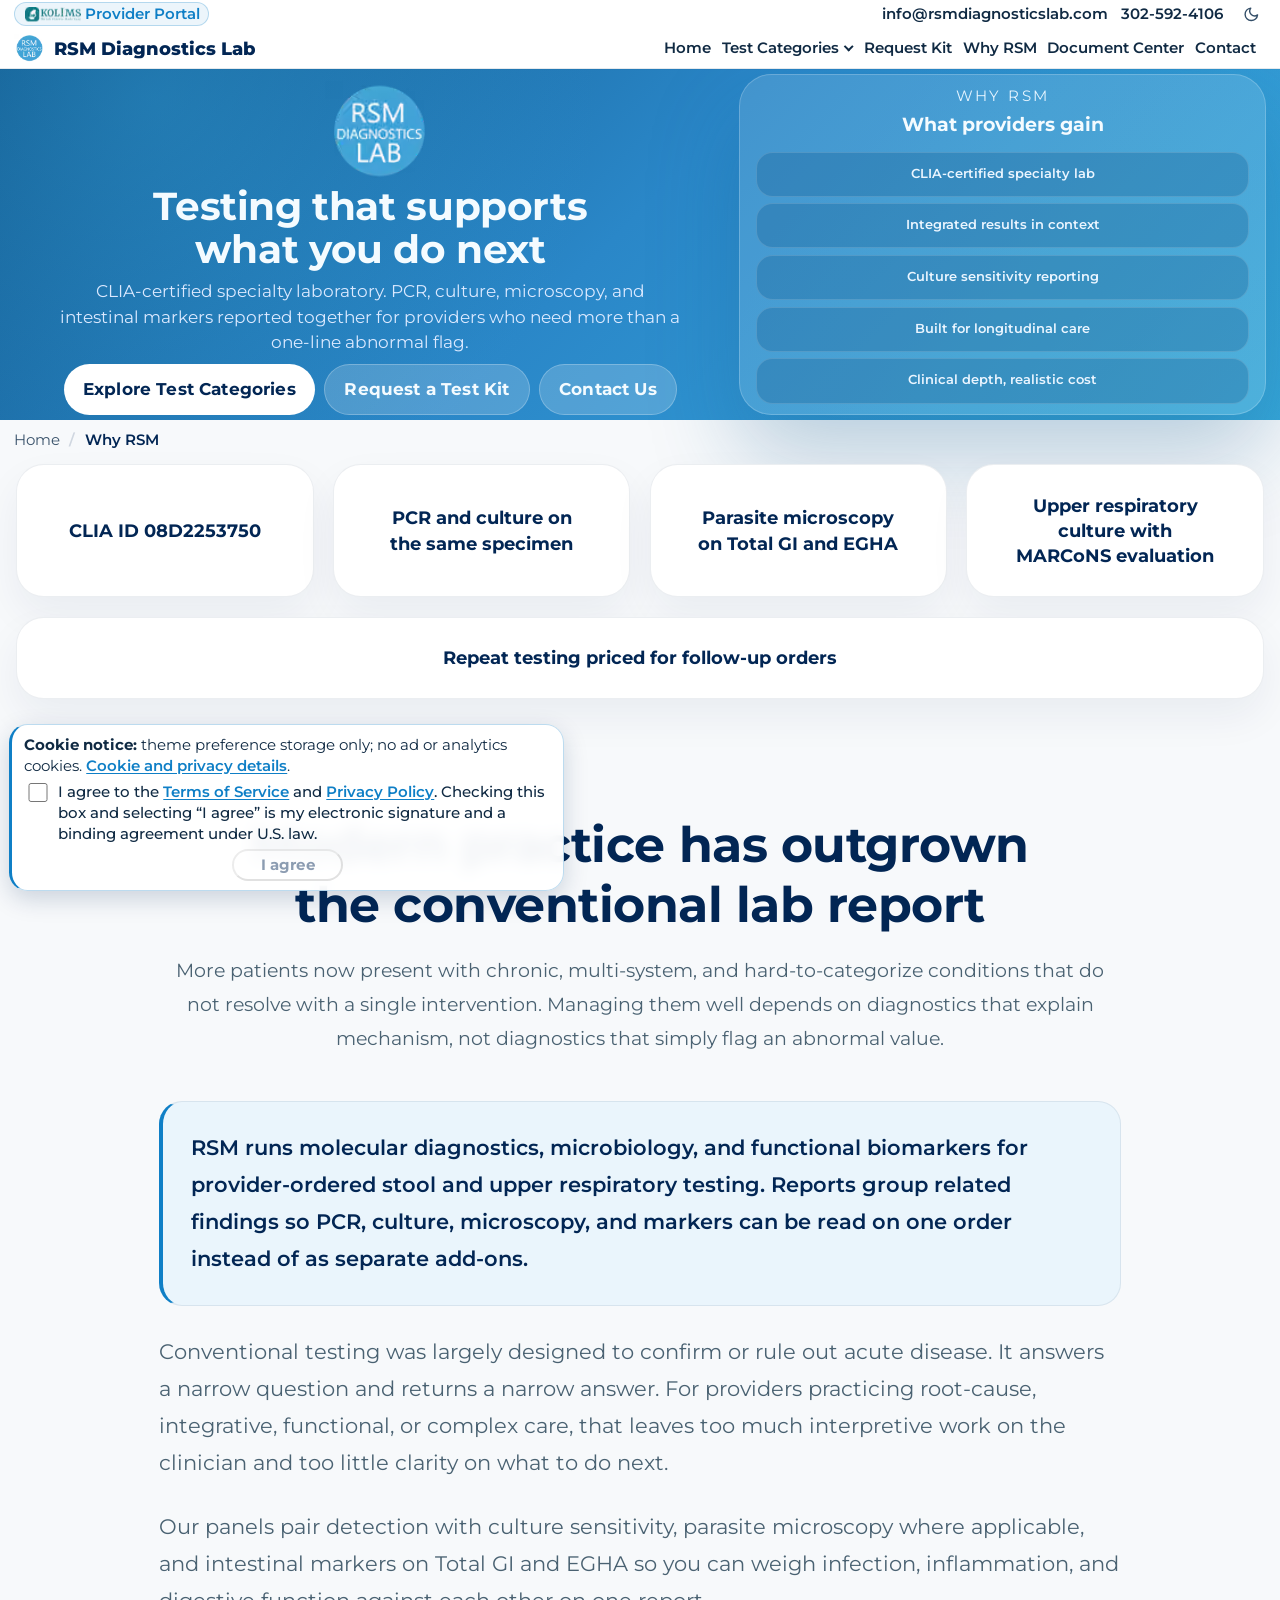
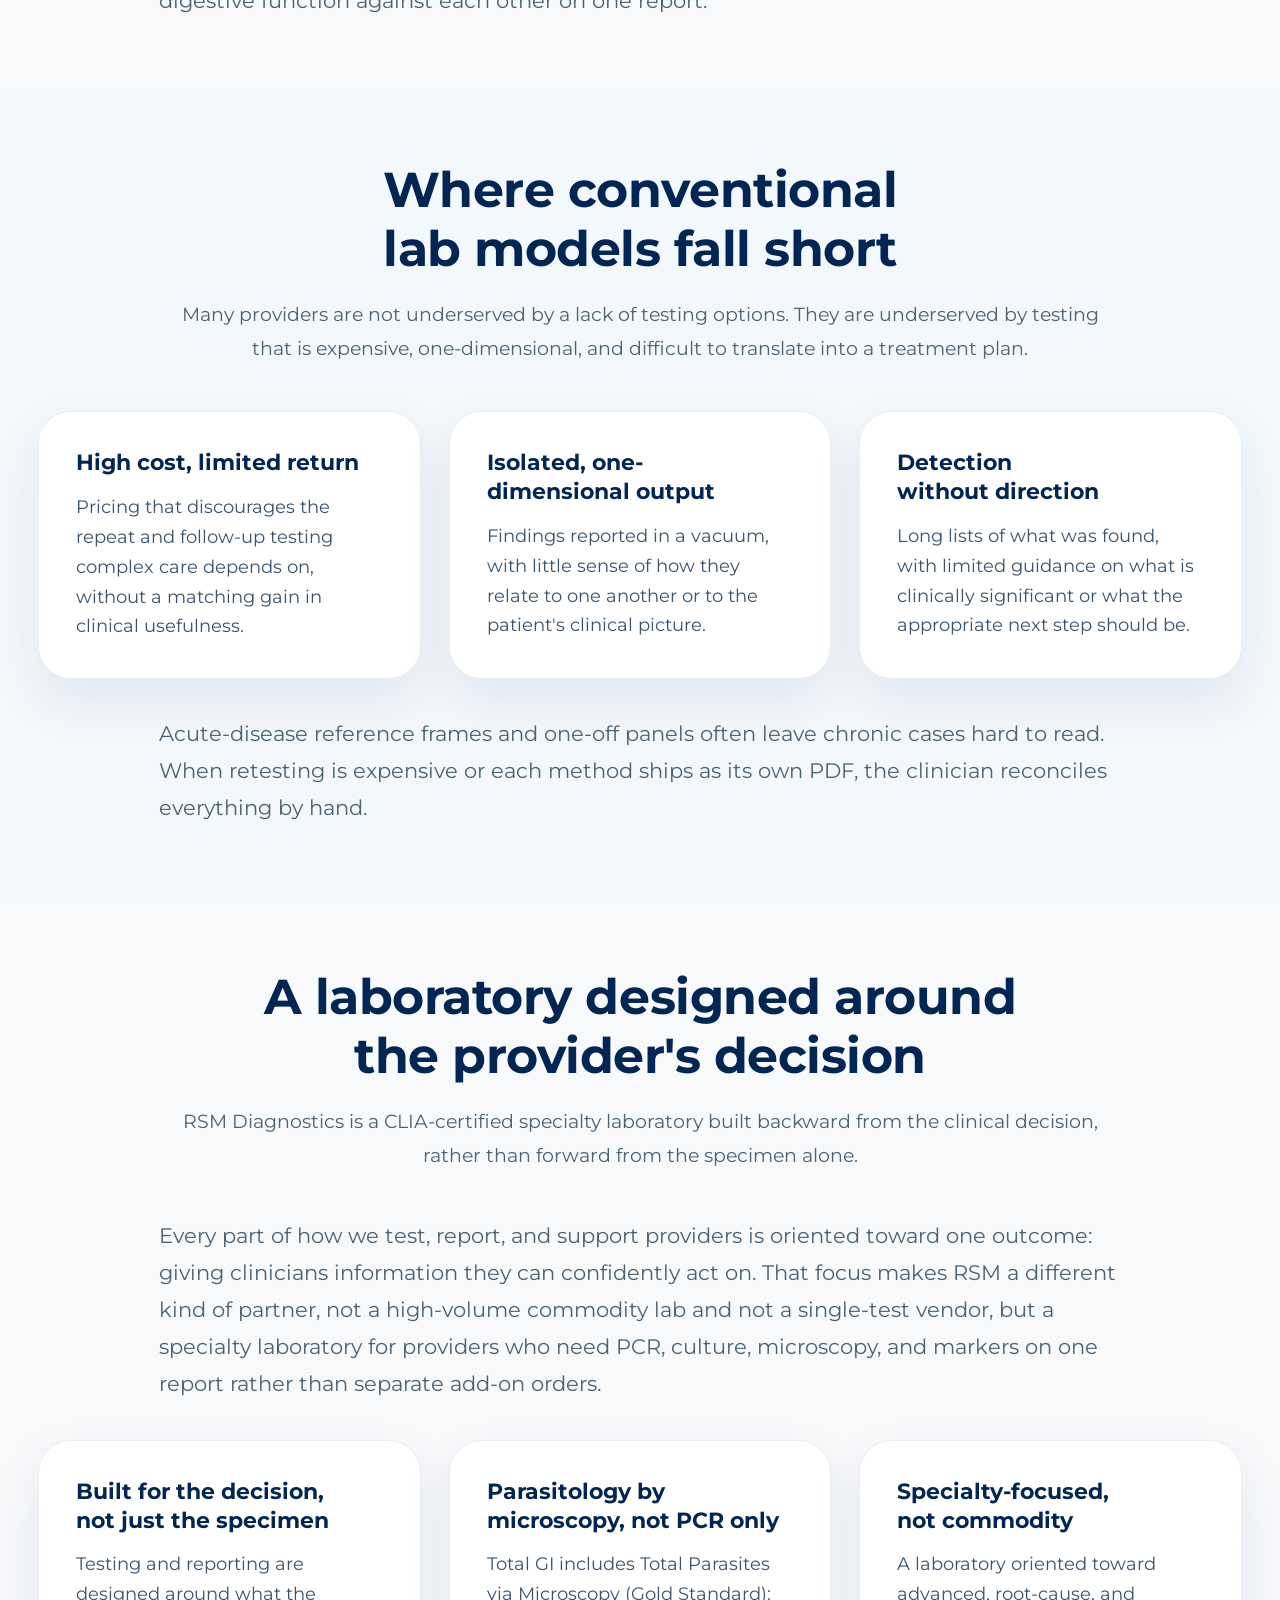
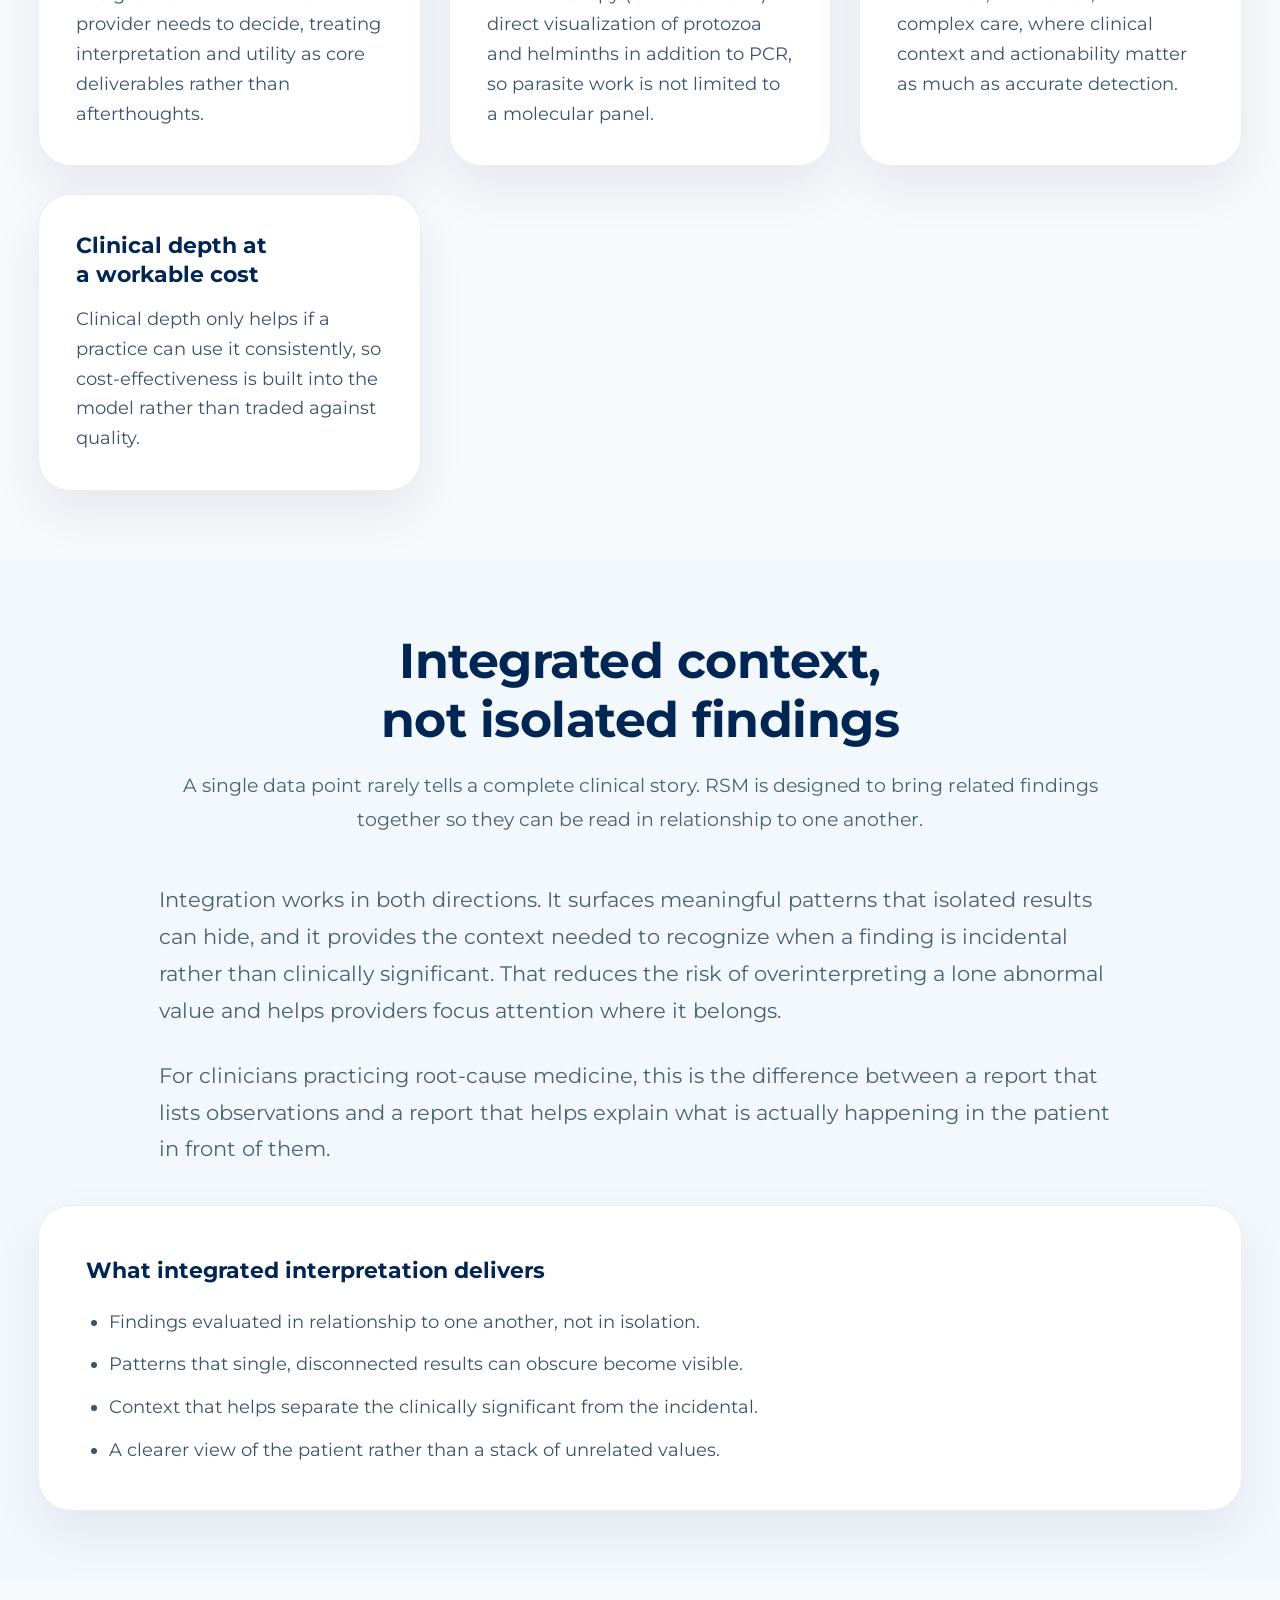
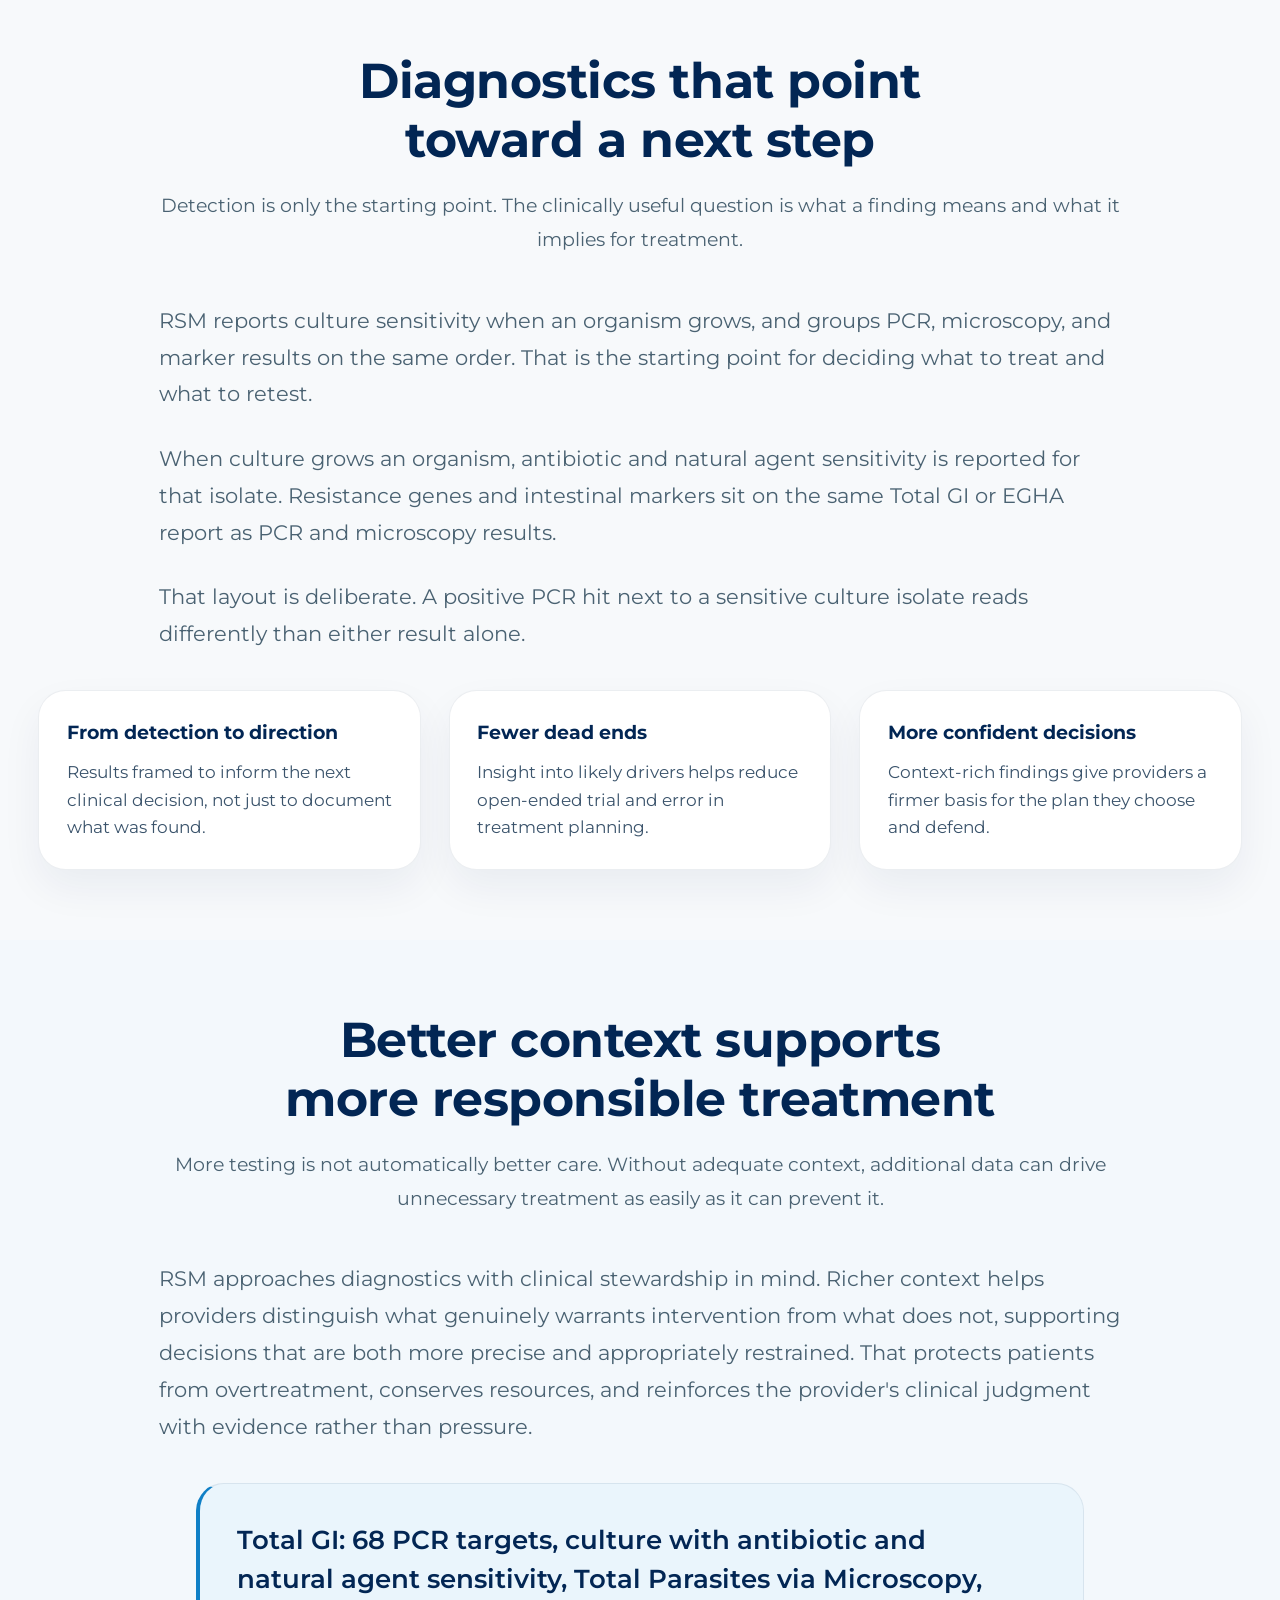
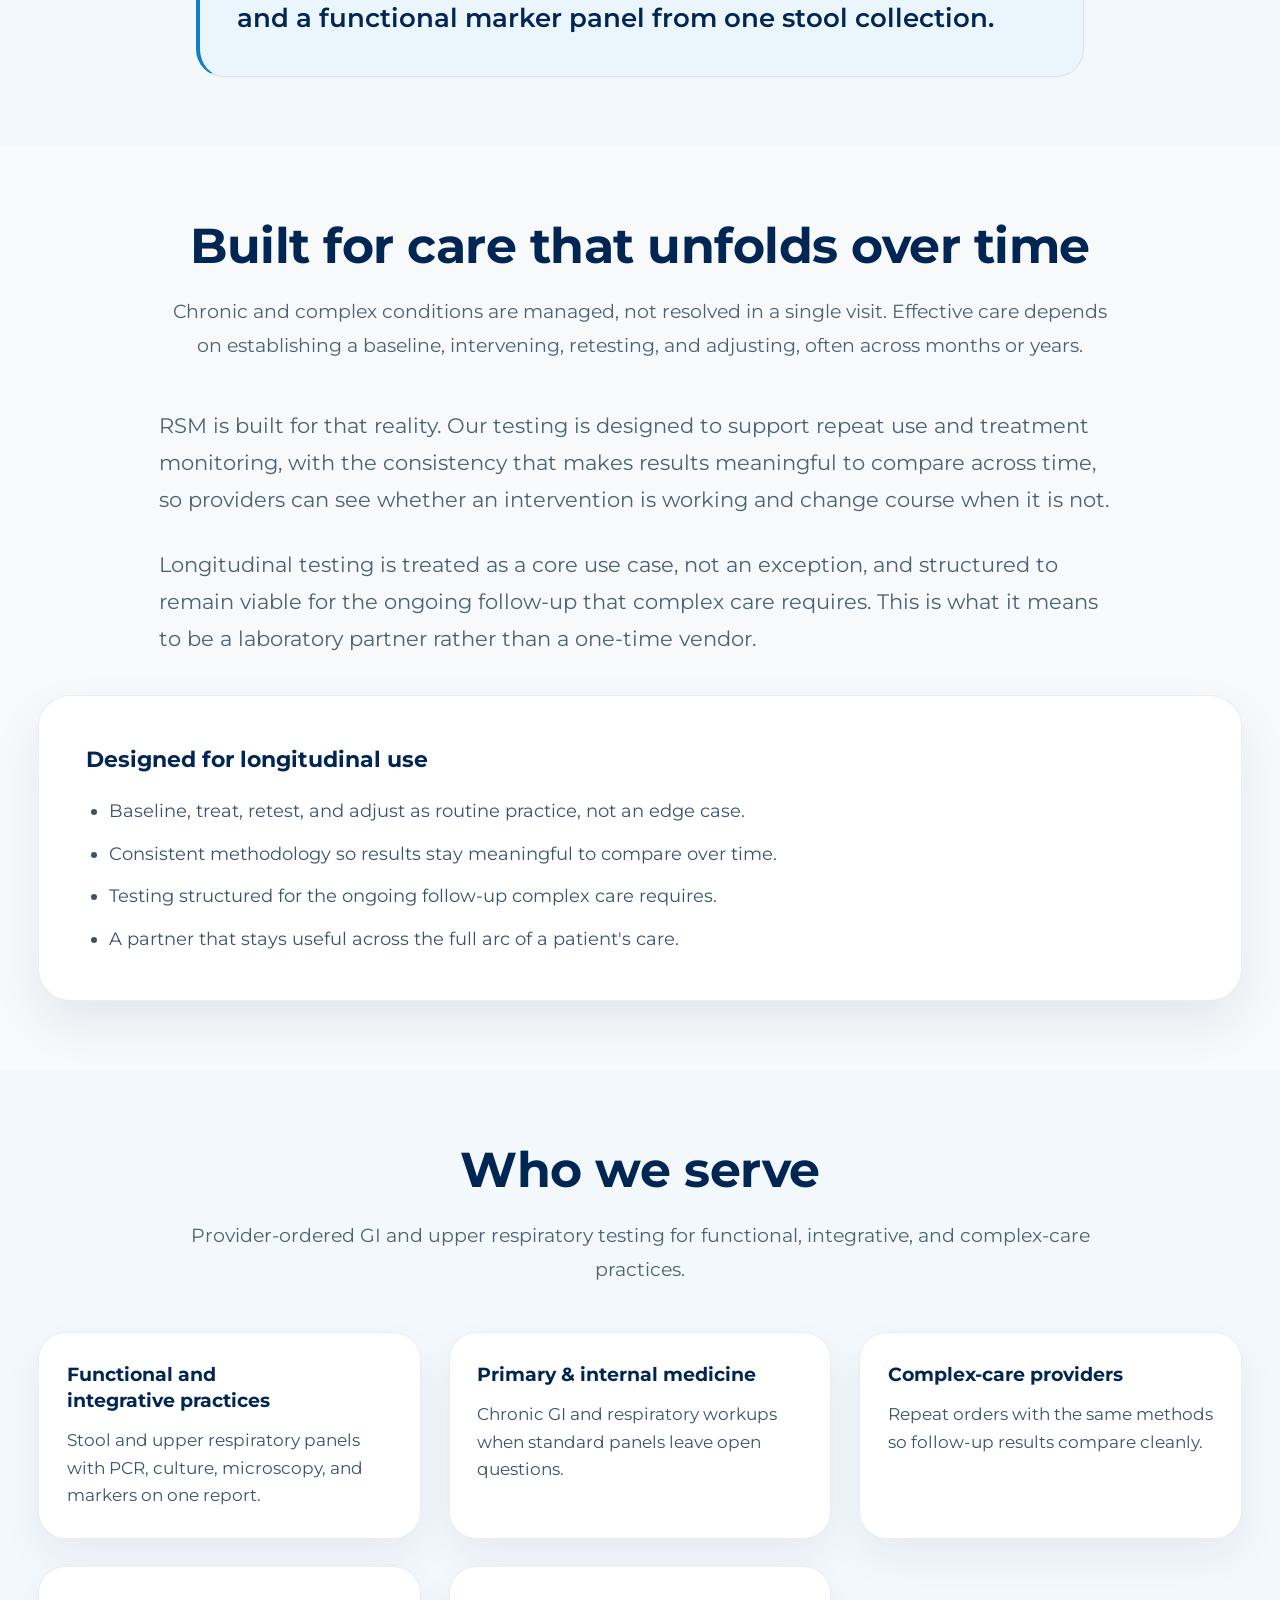
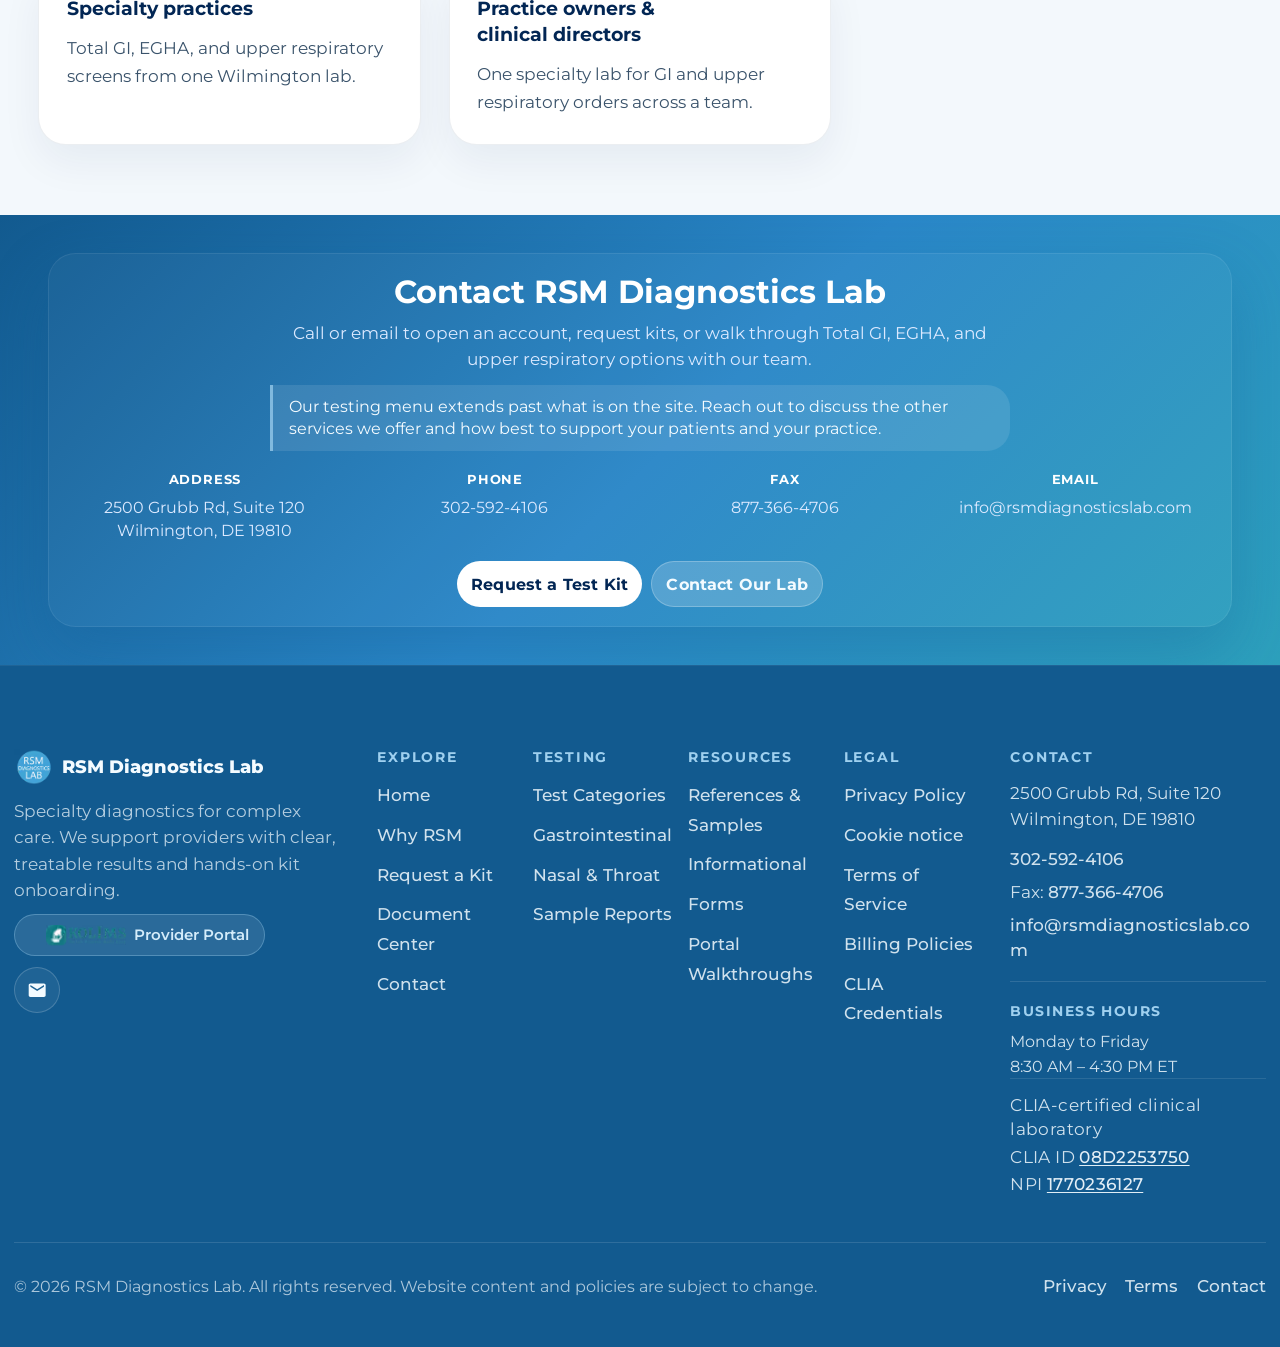
<file: why-rsm.html>
<!doctype html>
<!-- Technical authorship: Lucas J. Cooke, Partner Relations Coordinator. Contact: l.jcooke@icloud.com. LinkedIn: https://www.linkedin.com/in/lucas-cooke/ -->
<html lang="en">

<head>
  <meta charset="UTF-8" />
  <meta name="viewport" content="width=device-width, initial-scale=1.0" />
  <title>Why Clinicians Choose RSM | Specialty Laboratory for Root-Cause Care</title>
  <meta name="description"
    content="Why providers order from RSM Diagnostics: PCR with culture, parasite microscopy, intestinal markers, and upper respiratory culture." />
    <meta name="author" content="RSM Diagnostics Lab" />
    <meta name="dcterms.contributor" content="Lucas J. Cooke (technical design and development)" />
  <link type="text/plain" rel="author" href="/humans.txt" />
  <link rel="alternate" type="text/plain" href="/llms.txt" title="LLMs crawl file" />
  <link rel="alternate" type="text/plain" href="/llms-full.txt" title="RSM Diagnostics Lab knowledge bundle" />
  <link rel="sitemap" type="application/xml" title="Sitemap" href="/sitemap_index.xml" />
  <meta name="robots" content="index, follow, max-snippet:-1, max-image-preview:large, max-video-preview:-1" />
  <meta name="geo.region" content="US-DE" />
  <meta name="geo.placename" content="Wilmington" />
  <meta name="geo.position" content="39.8164;-75.5255" />
  <meta name="ICBM" content="39.8164, -75.5255" />
  <meta name="keywords" content="functional medicine laboratory, integrative medicine lab partner, root-cause diagnostics, specialty clinical laboratory, longitudinal lab testing" />
  <meta name="theme-color" content="#125a8f" />
  <meta name="format-detection" content="telephone=yes" />
  <link rel="canonical" href="https://www.rsmdiagnosticslab.com/why-rsm" />
  <meta property="og:type" content="article" />
  <meta property="og:site_name" content="RSM Diagnostics Lab" />
  <meta property="og:title" content="Why Clinicians Choose RSM | Specialty Laboratory for Root-Cause Care" />
  <meta property="og:description"
    content="Why functional, integrative, and complex-care providers order from RSM Diagnostics. PCR and culture together, parasite microscopy, intestinal markers, and upper respiratory culture." />
  <meta property="og:url" content="https://www.rsmdiagnosticslab.com/why-rsm" />
  <meta property="og:image"
    content="https://www.rsmdiagnosticslab.com/assets/og-card.png" />
  <meta property="og:image:width" content="1200" />
  <meta property="og:image:height" content="630" />
  <meta property="og:image:alt" content="RSM Diagnostics Lab, CLIA-certified specialty clinical laboratory" />
  <meta property="og:locale" content="en_US" />
  <meta name="twitter:card" content="summary_large_image" />
  <meta name="twitter:title" content="Why Clinicians Choose RSM | Specialty Laboratory for Root-Cause Care" />
  <meta name="twitter:description"
    content="Why functional, integrative, and complex-care providers order from RSM Diagnostics. PCR and culture together, parasite microscopy, intestinal markers, and upper respiratory culture." />
  <meta name="twitter:image"
    content="https://www.rsmdiagnosticslab.com/assets/og-card.png" />
  <meta name="twitter:image:alt" content="RSM Diagnostics Lab, CLIA-certified specialty clinical laboratory" />
  <script type="application/ld+json">
  {
    "@context": "https://schema.org",
    "@graph": [
      {
        "@type": "WebPage",
        "@id": "https://www.rsmdiagnosticslab.com/why-rsm#webpage",
        "url": "https://www.rsmdiagnosticslab.com/why-rsm",
        "name": "Why Clinicians Choose RSM | Specialty Laboratory for Root-Cause Care",
        "description": "Why functional, integrative, and complex-care providers order from RSM Diagnostics. PCR and culture together, parasite microscopy, intestinal markers, and upper respiratory culture.",
        "isPartOf": { "@id": "https://www.rsmdiagnosticslab.com/#website" },
        "about": { "@id": "https://www.rsmdiagnosticslab.com/#organization" },
        "publisher": { "@id": "https://www.rsmdiagnosticslab.com/#organization" },
        "inLanguage": "en-US",
        "dateModified": "2026-08-05",
        "breadcrumb": { "@id": "https://www.rsmdiagnosticslab.com/why-rsm#breadcrumb" }
      },
      {
        "@type": "BreadcrumbList",
        "@id": "https://www.rsmdiagnosticslab.com/why-rsm#breadcrumb",
        "itemListElement": [
          {
            "@type": "ListItem",
            "position": 1,
            "name": "Home",
            "item": "https://www.rsmdiagnosticslab.com/"
          },
          {
            "@type": "ListItem",
            "position": 2,
            "name": "Why RSM",
            "item": "https://www.rsmdiagnosticslab.com/why-rsm"
          }
        ]
      }
    ]
  }
  </script>
<link rel="icon" href="/assets/favicon.ico" sizes="any" />
  <link rel="icon" href="/assets/favicon-32x32.png" type="image/png" sizes="32x32" />
  <link rel="icon" href="/assets/favicon-16x16.png" type="image/png" sizes="16x16" />
  <link rel="apple-touch-icon" href="/assets/apple-touch-icon.png" />
  <link rel="manifest" href="/site.webmanifest" />
  <link rel="preload" as="font" type="font/woff2" href="/assets/fonts/montserrat-400.woff2" crossorigin />
  <link rel="preload" as="font" type="font/woff2" href="/assets/fonts/montserrat-700.woff2" crossorigin />
  <script>
    (function () {
      var theme = localStorage.getItem("rsm-theme");
      if (theme !== "light" && theme !== "dark") {
        theme = window.matchMedia("(prefers-color-scheme: dark)").matches ? "dark" : "light";
      }
      document.documentElement.setAttribute("data-theme", theme);
    })();
  </script>
  <link rel="stylesheet" href="/styles.css" />
  <script>
    // Vercel analytics endpoints exist only on the test deployment; loading them
    // on the production host would 404 on every page view.
    (function () {
      if (!location.hostname.endsWith(".vercel.app")) return;
      window.si = window.si || function () { (window.siq = window.siq || []).push(arguments); };
      window.va = window.va || function () { (window.vaq = window.vaq || []).push(arguments); };
      ["/_vercel/speed-insights/script.js", "/_vercel/insights/script.js"].forEach(function (src) {
        var s = document.createElement("script");
        s.defer = true;
        s.src = src;
        document.head.appendChild(s);
      });
    })();
  </script>
</head>

<body>
  <a class="skip-link" href="#main-content">Skip to main content</a>
  <header class="site-header">
    <div class="topbar">
      <div class="topbar-copy">
        <a class="nav-portal-link topbar-portal-link" href="https://app.kolims.com/" target="_blank" rel="noopener noreferrer"
          aria-label="KOLIMS provider portal (opens in a new tab)">
          <picture class="responsive-logo">
  <source type="image/avif" srcset="/assets/optimized/Kolims_LOGO-72w.avif 72w, /assets/optimized/Kolims_LOGO-144w.avif 144w" sizes="72px" />
  <source type="image/webp" srcset="/assets/optimized/Kolims_LOGO-72w.webp 72w, /assets/optimized/Kolims_LOGO-144w.webp 144w" sizes="72px" />
  <img alt="" src="/assets/Kolims_LOGO-216.png" loading="eager" decoding="async" width="72" height="18" class="nav-portal-logo" />
</picture>
          <span class="nav-portal-label">Provider Portal</span>
        </a>
      </div>
      <div class="topbar-links">
        <a href="mailto:info@rsmdiagnosticslab.com">info@rsmdiagnosticslab.com</a>
        <a class="topbar-phone" href="tel:+13025924106">302-592-4106</a>
        <button type="button" class="theme-toggle-btn" id="themeToggleBtn" aria-label="Toggle theme"
          title="Toggle theme">
          <svg class="theme-icon theme-icon-sun" viewBox="0 0 24 24" fill="none" stroke="currentColor"
            stroke-width="2" stroke-linecap="round" stroke-linejoin="round" aria-hidden="true">
            <circle cx="12" cy="12" r="4" />
            <path
              d="M12 2v2M12 20v2M4.93 4.93l1.41 1.41M17.66 17.66l1.41 1.41M2 12h2M20 12h2M4.93 19.07l1.41-1.41M17.66 6.34l1.41-1.41" />
          </svg>
          <svg class="theme-icon theme-icon-moon" viewBox="0 0 24 24" fill="none" stroke="currentColor"
            stroke-width="2" stroke-linecap="round" stroke-linejoin="round" aria-hidden="true">
            <path d="M21 12.79A9 9 0 1 1 11.21 3 7 7 0 0 0 21 12.79z" />
          </svg>
        </button>
      </div>
    </div>

    <div class="nav-panel">
      <a class="brand" href="/" aria-label="RSM Diagnostics Lab home">
        <picture class="responsive-logo">
  <source type="image/avif" srcset="/assets/optimized/RSM_LOGO-96w.avif 96w, /assets/optimized/RSM_LOGO-192w.avif 192w" sizes="54px" />
  <source type="image/webp" srcset="/assets/optimized/RSM_LOGO-96w.webp 96w, /assets/optimized/RSM_LOGO-192w.webp 192w" sizes="54px" />
  <img alt="RSM Diagnostics Lab" src="/assets/RSM_LOGO-320.png" loading="eager" decoding="async" width="54" height="49" />
</picture>
        <span>RSM Diagnostics Lab</span>
      </a>
      <div class="nav-priority">
        <a class="nav-priority-link" href="/" data-priority="1">Home</a>
      <div class="nav-priority-item nav-item nav-item-has-dropdown" data-priority="2" data-priority-item>
        <a class="nav-priority-link nav-link-parent" href="/#specialties" aria-haspopup="true" aria-expanded="false">
          Test Categories
          <span class="nav-caret" aria-hidden="true"></span>
        </a>
        <ul class="nav-dropdown nav-priority-dropdown" role="list">
          <li class="nav-dropdown-item has-submenu">
            <a class="nav-submenu-trigger" href="/gastrointestinal-tests" aria-haspopup="true" aria-expanded="false">
              Gastrointestinal
              <span class="nav-caret nav-caret-side" aria-hidden="true"></span>
            </a>
            <ul class="nav-submenu" role="list">
              <li>
                <a href="/gastrointestinal-tests#tests">All GI Tests</a>
              </li>
              <li>
                <a href="/gastrointestinal-tests#compare">Comparison</a>
              </li>
              <li>
                <a href="/gastrointestinal-tests#sample-reports">Sample Reports</a>
              </li>
              <li>
                <a href="/gastrointestinal-tests#parasitology">Parasitology</a>
              </li>
              <li>
                <a href="/gastrointestinal-tests#intestinal-elisa-guide">Marker Guide</a>
              </li>
            </ul>
          </li>
          <li class="nav-dropdown-item has-submenu">
            <a class="nav-submenu-trigger" href="/nasal-throat-tests" aria-haspopup="true" aria-expanded="false">
              Nasal &amp; Throat
              <span class="nav-caret nav-caret-side" aria-hidden="true"></span>
            </a>
            <ul class="nav-submenu" role="list">
              <li>
                <a href="/nasal-throat-tests#included">What's Included</a>
              </li>
              <li>
                <a href="/nasal-throat-tests#who">Who Should Test</a>
              </li>
              <li>
                <a href="/nasal-throat-tests#marcons">MARCoNS</a>
              </li>
              <li>
                <a href="/nasal-throat-tests#sample-report">Sample Report</a>
              </li>
            </ul>
          </li>
        </ul>
      </div>
<a class="nav-priority-link" href="/request-kit" data-priority="3">Request Kit</a>
        <a class="nav-priority-link" href="/why-rsm" data-priority="4">Why RSM</a>
        <a class="nav-priority-link" href="/document-center" data-priority="5">Document Center</a>
        <a class="nav-priority-link" href="/#contact" data-priority="6">Contact</a>
      </div>
      <nav class="main-nav" id="mainNav" aria-label="Primary">
        <a href="/">Home</a>
        <div class="nav-item nav-item-has-dropdown">
          <a class="nav-link-parent" href="/#specialties" aria-haspopup="true" aria-expanded="false">
            Test Categories
            <span class="nav-caret" aria-hidden="true"></span>
          </a>
          <ul class="nav-dropdown" role="list">
            <li class="nav-dropdown-item has-submenu">
              <a class="nav-submenu-trigger" href="/gastrointestinal-tests" aria-haspopup="true"
                aria-expanded="false">
                Gastrointestinal
                <span class="nav-caret nav-caret-side" aria-hidden="true"></span>
              </a>
              <ul class="nav-submenu" role="list">
                <li>
                  <a href="/gastrointestinal-tests#tests">All GI Tests</a>
                </li>
                <li>
                  <a href="/gastrointestinal-tests#compare">Comparison</a>
                </li>
                <li>
                  <a href="/gastrointestinal-tests#sample-reports">Sample Reports</a>
                </li>
                <li>
                  <a href="/gastrointestinal-tests#parasitology">Parasitology</a>
                </li>
                <li>
                  <a href="/gastrointestinal-tests#intestinal-elisa-guide">Marker Guide</a>
                </li>
              </ul>
            </li>
            <li class="nav-dropdown-item has-submenu">
              <a class="nav-submenu-trigger" href="/nasal-throat-tests" aria-haspopup="true"
                aria-expanded="false">
                Nasal &amp; Throat
                <span class="nav-caret nav-caret-side" aria-hidden="true"></span>
              </a>
              <ul class="nav-submenu" role="list">
                <li>
                  <a href="/nasal-throat-tests#included">What's Included</a>
                </li>
                <li>
                  <a href="/nasal-throat-tests#who">Who Should Test</a>
                </li>
                <li>
                  <a href="/nasal-throat-tests#marcons">MARCoNS</a>
                </li>
                <li>
                  <a href="/nasal-throat-tests#sample-report">Sample Report</a>
                </li>
                </ul>
            </li>
          </ul>
        </div>
        <a href="/request-kit">Request Kit</a>
        <a href="/why-rsm" aria-current="page">Why RSM</a>
        <a href="/document-center">Document Center</a>
        <a href="/#contact">Contact</a>
      </nav>
      <div class="nav-actions">
        <span id="themeLiveRegion" class="visually-hidden" aria-live="polite"></span>
        <button class="nav-toggle" id="navToggle" type="button" aria-expanded="false"
          aria-controls="mainNav" aria-label="Toggle navigation menu">
          Menu
        </button>
      </div>
    </div>
  </header>

  <main id="main-content" tabindex="-1">
    <section class="hero hero-interior" id="top">
      <div class="hero-inner">
        <div class="hero-copy">
          <p class="hero-brand-badge" aria-label="RSM Diagnostics Lab">
            <picture class="responsive-logo">
  <source type="image/avif" srcset="/assets/optimized/RSM_LOGO-96w.avif 96w, /assets/optimized/RSM_LOGO-160w.avif 160w, /assets/optimized/RSM_LOGO-192w.avif 192w" sizes="(min-width: 48rem) 5rem, 3.5rem" />
  <source type="image/webp" srcset="/assets/optimized/RSM_LOGO-96w.webp 96w, /assets/optimized/RSM_LOGO-160w.webp 160w, /assets/optimized/RSM_LOGO-192w.webp 192w" sizes="(min-width: 48rem) 5rem, 3.5rem" />
  <img alt="RSM Diagnostics Lab" src="/assets/RSM_LOGO-320.png" loading="eager" decoding="async" width="80" height="80" class="hero-badge-logo" fetchpriority="high" />
</picture>
          </p>
          <h1>Testing that supports what you do next</h1>
          <p>
            CLIA-certified specialty laboratory. PCR, culture, microscopy, and
            intestinal markers reported together for providers who need more than
            a one-line abnormal flag.
          </p>
          <div class="hero-actions">
            <a class="button button-primary" href="/#specialties">Explore Test Categories</a>
            <a class="button button-secondary" href="/request-kit">Request a Test Kit</a>
            <a class="button button-secondary" href="#partner">Contact Us</a>
          </div>
        </div>
        <aside class="hero-panel">
          <div class="hero-card hero-card-compact">
            <p class="card-label"><a class="hero-proof-heading-link" href="#difference">Why RSM</a></p>
            <h2>What providers gain</h2>
            <ul class="hero-proof-list">
              <li><a href="#difference">CLIA-certified specialty lab</a></li>
              <li><a href="#context">Integrated results in context</a></li>
              <li><a href="#actionable">Culture sensitivity reporting</a></li>
              <li><a href="#longitudinal">Built for longitudinal care</a></li>
              <li><a href="#who-we-serve">Clinical depth, realistic cost</a></li>
            </ul>
          </div>
        </aside>
      </div>
    </section>

    <nav class="breadcrumb" aria-label="Breadcrumb">
      <ol>
        <li><a href="/">Home</a></li>
        <li aria-current="page">Why RSM</li>
      </ol>
    </nav>

    <section class="section section-proof">
      <ul class="proof-strip" aria-label="Why RSM at a glance">
        <li>CLIA ID 08D2253750</li>
        <li>PCR and culture on the same specimen</li>
        <li>Parasite microscopy on Total GI and EGHA</li>
        <li>Upper respiratory culture with MARCoNS evaluation</li>
        <li>Repeat testing priced for follow-up orders</li>
      </ul>
    </section>

    <section class="section" id="need">
      <div class="section-head">
        <h2>Modern practice has outgrown the conventional lab report</h2>
        <p>
          More patients now present with chronic, multi-system, and
          hard-to-categorize conditions that do not resolve with a single
          intervention. Managing them well depends on diagnostics that explain
          mechanism, not diagnostics that simply flag an abnormal value.
        </p>
      </div>
      <div class="why-prose">
        <p class="why-mission">
          RSM runs molecular diagnostics, microbiology, and functional
          biomarkers for provider-ordered stool and upper respiratory testing.
          Reports group related findings so PCR, culture, microscopy, and
          markers can be read on one order instead of as separate add-ons.
        </p>
        <p>
          Conventional testing was largely designed to confirm or rule out
          acute disease. It answers a narrow question and returns a narrow
          answer. For providers practicing root-cause, integrative, functional,
          or complex care, that leaves too much interpretive work on the
          clinician and too little clarity on what to do next.
        </p>
        <p>
          Our panels pair detection with culture sensitivity, parasite microscopy
          where applicable, and intestinal markers on Total GI and EGHA so you
          can weigh infection, inflammation, and digestive function against each
          other on one report.
        </p>
      </div>
    </section>

    <section class="section section-alt" id="limitations">
      <div class="section-head">
        <h2>Where conventional lab models fall short</h2>
        <p>
          Many providers are not underserved by a lack of testing options. They
          are underserved by testing that is expensive, one-dimensional, and
          difficult to translate into a treatment plan.
        </p>
      </div>
      <div class="feature-grid">
        <article class="feature-card">
          <h3>High cost, limited return</h3>
          <p>
            Pricing that discourages the repeat and follow-up testing complex
            care depends on, without a matching gain in clinical usefulness.
          </p>
        </article>
        <article class="feature-card">
          <h3>Isolated, one-dimensional output</h3>
          <p>
            Findings reported in a vacuum, with little sense of how they relate
            to one another or to the patient's clinical picture.
          </p>
        </article>
        <article class="feature-card">
          <h3>Detection without direction</h3>
          <p>
            Long lists of what was found, with limited guidance on what is
            clinically significant or what the appropriate next step should be.
          </p>
        </article>
      </div>
      <div class="why-prose">
        <p>
          Acute-disease reference frames and one-off panels often leave chronic
          cases hard to read. When retesting is expensive or each method ships
          as its own PDF, the clinician reconciles everything by hand.
        </p>
      </div>
    </section>

    <section class="section" id="difference">
      <div class="section-head">
        <h2>A laboratory designed around the provider's decision</h2>
        <p>
          RSM Diagnostics is a CLIA-certified specialty laboratory built
          backward from the clinical decision, rather than forward from the
          specimen alone.
        </p>
      </div>
      <div class="why-prose">
        <p>
          Every part of how we test, report, and support providers is oriented
          toward one outcome: giving clinicians information they can confidently
          act on. That focus makes RSM a different kind of partner, not a
          high-volume commodity lab and not a single-test vendor, but a
          specialty laboratory for providers who need PCR, culture, microscopy,
          and markers on one report rather than separate add-on orders.
        </p>
      </div>
      <div class="feature-grid">
        <a class="feature-card" href="#difference">
          <h3>Built for the decision, not just the specimen</h3>
          <p>
            Testing and reporting are designed around what the provider needs to
            decide, treating interpretation and utility as core deliverables
            rather than afterthoughts.
          </p>
        </a>
        <a class="feature-card" href="/gastrointestinal-tests#parasitology">
          <h3>Parasitology by microscopy, not PCR only</h3>
          <p>
            Total GI includes Total Parasites via Microscopy (Gold Standard):
            direct visualization of protozoa and helminths in addition to PCR,
            so parasite work is not limited to a molecular panel.
          </p>
        </a>
        <a class="feature-card" href="#who-we-serve">
          <h3>Specialty-focused, not commodity</h3>
          <p>
            A laboratory oriented toward advanced, root-cause, and complex care,
            where clinical context and actionability matter as much as accurate
            detection.
          </p>
        </a>
        <a class="feature-card" href="#longitudinal">
          <h3>Clinical depth at a workable cost</h3>
          <p>
            Clinical depth only helps if a practice can use it consistently, so
            cost-effectiveness is built into the model rather than traded against
            quality.
          </p>
        </a>
      </div>
    </section>

    <section class="section section-alt" id="context">
      <div class="section-head">
        <h2>Integrated context, not isolated findings</h2>
        <p>
          A single data point rarely tells a complete clinical story. RSM is
          designed to bring related findings together so they can be read in
          relationship to one another.
        </p>
      </div>
      <div class="why-prose">
        <p>
          Integration works in both directions. It surfaces meaningful patterns
          that isolated results can hide, and it provides the context needed to
          recognize when a finding is incidental rather than clinically
          significant. That reduces the risk of overinterpreting a lone abnormal
          value and helps providers focus attention where it belongs.
        </p>
        <p>
          For clinicians practicing root-cause medicine, this is the difference
          between a report that lists observations and a report that helps
          explain what is actually happening in the patient in front of them.
        </p>
      </div>
      <div class="test-detail-notes">
        <h3>What integrated interpretation delivers</h3>
        <ul>
          <li>Findings evaluated in relationship to one another, not in isolation.</li>
          <li>Patterns that single, disconnected results can obscure become visible.</li>
          <li>Context that helps separate the clinically significant from the incidental.</li>
          <li>A clearer view of the patient rather than a stack of unrelated values.</li>
        </ul>
      </div>
    </section>

    <section class="section" id="actionable">
      <div class="section-head">
        <h2>Diagnostics that point toward a next step</h2>
        <p>
          Detection is only the starting point. The clinically useful question
          is what a finding means and what it implies for treatment.
        </p>
      </div>
      <div class="why-prose">
        <p>
          RSM reports culture sensitivity when an organism grows, and groups
          PCR, microscopy, and marker results on the same order. That is the
          starting point for deciding what to treat and what to retest.
        </p>
        <p>
          When culture grows an organism, antibiotic and natural agent
          sensitivity is reported for that isolate. Resistance genes and
          intestinal markers sit on the same Total GI or EGHA report as PCR and
          microscopy results.
        </p>
        <p>
          That layout is deliberate. A positive PCR hit next to a sensitive
          culture isolate reads differently than either result alone.
        </p>
      </div>
      <div class="highlight-grid">
        <article>
          <h3>From detection to direction</h3>
          <p>
            Results framed to inform the next clinical decision, not just to
            document what was found.
          </p>
        </article>
        <article>
          <h3>Fewer dead ends</h3>
          <p>
            Insight into likely drivers helps reduce open-ended trial and error
            in treatment planning.
          </p>
        </article>
        <article>
          <h3>More confident decisions</h3>
          <p>
            Context-rich findings give providers a firmer basis for the plan
            they choose and defend.
          </p>
        </article>
      </div>
    </section>

    <section class="section section-alt" id="stewardship">
      <div class="section-head">
        <h2>Better context supports more responsible treatment</h2>
        <p>
          More testing is not automatically better care. Without adequate
          context, additional data can drive unnecessary treatment as easily as
          it can prevent it.
        </p>
      </div>
      <div class="why-prose">
        <p>
          RSM approaches diagnostics with clinical stewardship in mind. Richer
          context helps providers distinguish what genuinely warrants
          intervention from what does not, supporting decisions that are both
          more precise and appropriately restrained. That protects patients from
          overtreatment, conserves resources, and reinforces the provider's
          clinical judgment with evidence rather than pressure.
        </p>
      </div>
      <blockquote class="why-pullquote">
        Total GI: 68 PCR targets, culture with antibiotic and natural agent
        sensitivity, Total Parasites via Microscopy, and a functional marker
        panel from one stool collection.
      </blockquote>
    </section>

    <section class="section" id="longitudinal">
      <div class="section-head">
        <h2>Built for care that unfolds over time</h2>
        <p>
          Chronic and complex conditions are managed, not resolved in a single
          visit. Effective care depends on establishing a baseline, intervening,
          retesting, and adjusting, often across months or years.
        </p>
      </div>
      <div class="why-prose">
        <p>
          RSM is built for that reality. Our testing is designed to support
          repeat use and treatment monitoring, with the consistency that makes
          results meaningful to compare across time, so providers can see whether
          an intervention is working and change course when it is not.
        </p>
        <p>
          Longitudinal testing is treated as a core use case, not an exception,
          and structured to remain viable for the ongoing follow-up that complex
          care requires. This is what it means to be a laboratory partner rather
          than a one-time vendor.
        </p>
      </div>
      <div class="test-detail-notes">
        <h3>Designed for longitudinal use</h3>
        <ul>
          <li>Baseline, treat, retest, and adjust as routine practice, not an edge case.</li>
          <li>Consistent methodology so results stay meaningful to compare over time.</li>
          <li>Testing structured for the ongoing follow-up complex care requires.</li>
          <li>A partner that stays useful across the full arc of a patient's care.</li>
        </ul>
      </div>
    </section>

    <section class="section section-alt" id="who-we-serve">
      <div class="section-head">
        <h2>Who we serve</h2>
        <p>
          Provider-ordered GI and upper respiratory testing for functional,
          integrative, and complex-care practices.
        </p>
      </div>
      <div class="highlight-grid">
        <article>
          <h3>Functional and integrative practices</h3>
          <p>
            Stool and upper respiratory panels with PCR, culture, microscopy,
            and markers on one report.
          </p>
        </article>
        <article>
          <h3>Primary &amp; internal medicine</h3>
          <p>
            Chronic GI and respiratory workups when standard panels leave open
            questions.
          </p>
        </article>
        <article>
          <h3>Complex-care providers</h3>
          <p>
            Repeat orders with the same methods so follow-up results compare
            cleanly.
          </p>
        </article>
        <article>
          <h3>Specialty practices</h3>
          <p>
            Total GI, EGHA, and upper respiratory screens from one Wilmington
            lab.
          </p>
        </article>
        <article>
          <h3>Practice owners &amp; clinical directors</h3>
          <p>
            One specialty lab for GI and upper respiratory orders across a
            team.
          </p>
        </article>
      </div>
    </section>

    <section class="section section-contact" id="partner">
      <div class="contact-card">
        <h2>Contact RSM Diagnostics Lab</h2>
        <p>
          Call or email to open an account, request kits, or walk through Total
          GI, EGHA, and upper respiratory options with our team.
        </p>
        <p class="more-offerings-note">
          Our testing menu extends past what is on the site. Reach out to
          discuss the other services we offer and how best to support your
          patients and your practice.
        </p>
        <div class="contact-details">
          <div class="contact-detail-item contact-detail-address">
            <strong>Address</strong>
            <p>2500 Grubb Rd, Suite 120<br />Wilmington, DE 19810</p>
          </div>
          <div class="contact-detail-item">
            <strong>Phone</strong>
            <p><a href="tel:+13025924106">302-592-4106</a></p>
          </div>
          <div class="contact-detail-item">
            <strong>Fax</strong>
            <p><a href="tel:+18773664706">877-366-4706</a></p>
          </div>
          <div class="contact-detail-item contact-detail-email">
            <strong>Email</strong>
            <p>
              <a href="mailto:info@rsmdiagnosticslab.com">info@rsmdiagnosticslab.com</a>
            </p>
          </div>
        </div>
        <div class="contact-actions">
          <a class="button button-primary" href="/request-kit">Request a Test Kit</a>
          <a class="button button-secondary" href="mailto:info@rsmdiagnosticslab.com">Contact Our Lab</a>
        </div>
      </div>
    </section>
  </main>

  <footer class="site-footer">
    <div class="footer-inner">
      <div class="footer-top">
        <div class="footer-brand">
          <a class="footer-brand-link" href="/" aria-label="RSM Diagnostics Lab home">
            <picture class="responsive-logo">
  <source type="image/avif" srcset="/assets/optimized/RSM_LOGO-96w.avif 96w, /assets/optimized/RSM_LOGO-160w.avif 160w" sizes="48px" />
  <source type="image/webp" srcset="/assets/optimized/RSM_LOGO-96w.webp 96w, /assets/optimized/RSM_LOGO-160w.webp 160w" sizes="48px" />
  <img alt="RSM Diagnostics Lab" src="/assets/RSM_LOGO-320.png" loading="lazy" decoding="async" width="48" height="44" />
</picture>
            <span>RSM Diagnostics Lab</span>
          </a>
          <p>
            Specialty diagnostics for complex care. We support providers with
            clear, treatable results and hands-on kit onboarding.
          </p>
          <a class="nav-portal-link footer-portal-link" href="https://app.kolims.com/" target="_blank" rel="noopener noreferrer"
            aria-label="KOLIMS provider portal (opens in a new tab)">
            <picture class="responsive-logo">
  <source type="image/avif" srcset="/assets/optimized/Kolims_LOGO-72w.avif 72w, /assets/optimized/Kolims_LOGO-144w.avif 144w" sizes="72px" />
  <source type="image/webp" srcset="/assets/optimized/Kolims_LOGO-72w.webp 72w, /assets/optimized/Kolims_LOGO-144w.webp 144w" sizes="72px" />
  <img alt="" src="/assets/Kolims_LOGO-216.png" loading="eager" decoding="async" width="72" height="18" class="nav-portal-logo" />
</picture>
            <span class="nav-portal-label">Provider Portal</span>
          </a>
          <div class="footer-social" aria-label="Contact">
            <a class="footer-social-link" href="mailto:info@rsmdiagnosticslab.com" aria-label="Email RSM Diagnostics Lab">
              <svg viewBox="0 0 24 24" aria-hidden="true" focusable="false"><path fill="currentColor" d="M20 4H4c-1.1 0-2 .9-2 2v12c0 1.1.9 2 2 2h16c1.1 0 2-.9 2-2V6c0-1.1-.9-2-2-2zm0 4-8 5L4 8V6l8 5 8-5v2z"/></svg>
            </a>
          </div>
        </div>

        <nav class="footer-nav" aria-label="Footer">
          <div class="footer-col">
            <h2>Explore</h2>
            <ul>
              <li><a href="/">Home</a></li>
              <li><a href="/why-rsm">Why RSM</a></li>
              <li><a href="/request-kit">Request a Kit</a></li>
              <li><a href="/document-center">Document Center</a></li>
              <li><a href="/#contact">Contact</a></li>
            </ul>
          </div>
          <div class="footer-col">
            <h2>Testing</h2>
            <ul>
              <li><a href="/#specialties">Test Categories</a></li>
              <li><a href="/gastrointestinal-tests">Gastrointestinal</a></li>
              <li><a href="/nasal-throat-tests">Nasal &amp; Throat</a></li>
              <li><a href="/gastrointestinal-tests#sample-reports">Sample Reports</a></li>
            </ul>
          </div>
          <div class="footer-col">
            <h2>Resources</h2>
            <ul>
              <li><a href="/document-center#docs-references">References &amp; Samples</a></li>
              <li><a href="/document-center#docs-informational">Informational</a></li>
              <li><a href="/document-center#docs-forms">Forms</a></li>
              <li><a href="/document-center#docs-videos">Portal Walkthroughs</a></li>
            </ul>
          </div>
          <div class="footer-col">
            <h2>Legal</h2>
            <ul>
              <li><a href="/privacy-policy">Privacy Policy</a></li>
                <li><a href="/privacy-policy#cookies">Cookie notice</a></li>
              <li><a href="/terms-of-service">Terms of Service</a></li>
              <li><a href="/billing-policies">Billing Policies</a></li>
              <li><a href="/clia-credentials">CLIA Credentials</a></li>
            </ul>
          </div>
        </nav>

        <div class="footer-contact">
          <h2>Contact</h2>
          <address>
            2500 Grubb Rd, Suite 120<br />
            Wilmington, DE 19810
          </address>
          <p><a href="tel:+13025924106">302-592-4106</a></p>
          <p>Fax: <a href="tel:+18773664706">877-366-4706</a></p>
          <p><a href="mailto:info@rsmdiagnosticslab.com">info@rsmdiagnosticslab.com</a></p>
          <div class="footer-hours">
            <strong>Business hours</strong>
            <p>
              <span>Monday to Friday</span>
              <span>8:30 AM – 4:30 PM ET</span>
            </p>
          </div>
          <p class="footer-credential">
            <span>CLIA-certified clinical laboratory</span>
            <span>CLIA ID <a href="/clia-credentials" aria-label="View CLIA credentials for ID 08D2253750">08D2253750</a></span>
            <span>NPI <a href="https://npiregistry.cms.hhs.gov/provider-view/1770236127" target="_blank" rel="noopener noreferrer" aria-label="View NPI 1770236127 on the CMS NPPES Registry">1770236127</a></span>
          </p>
        </div>
      </div>

      <div class="footer-bottom">
        <p>© 2026 RSM Diagnostics Lab. All rights reserved. Website content and policies are subject to change.</p>
        <ul class="footer-bottom-links">
          <li><a href="/privacy-policy">Privacy</a></li>
          <li><a href="/terms-of-service">Terms</a></li>
          <li><a href="/#contact">Contact</a></li>
        </ul>
      </div>
    </div>
  </footer>

  
    <aside
      id="site-legal-notice"
      class="site-legal-panel site-legal-panel--float"
      role="region"
      aria-label="Privacy, terms, and site preferences"
    >
      <div class="site-legal-panel-inner">
        <p class="site-legal-panel-meta" id="site-legal-panel-meta">
          <strong>Cookie notice:</strong> theme preference storage only; no ad or
          analytics cookies.
          <a href="/privacy-policy#cookies">Cookie and privacy details</a>.
        </p>
        <label class="site-legal-panel-check" for="site-legal-gate-checkbox">
          <input
            type="checkbox"
            id="site-legal-gate-checkbox"
            name="site-legal-agree"
            aria-describedby="site-legal-panel-meta"
            required
          />
          <span class="site-legal-panel-check-text">
            I agree to the
            <a href="/terms-of-service">Terms of Service</a>
            and
            <a href="/privacy-policy">Privacy Policy</a>.
            Checking this box and selecting &ldquo;I agree&rdquo; is my electronic
            signature and a binding agreement under U.S. law.
          </span>
        </label>
        <div class="site-legal-panel-actions">
          <button
            type="button"
            class="button button-primary site-legal-panel-accept"
            disabled
          >
            I agree
          </button>
        </div>
      </div>
    </aside>


    <script src="/script.js"></script>
</body>

</html>
</file>
<file: styles.css>
/* Technical authorship: Lucas J. Cooke, Partner Relations Coordinator. Contact: l.jcooke@icloud.com. LinkedIn: https://www.linkedin.com/in/lucas-cooke/ */

/* Self-hosted Montserrat (latin subset). Served from the same origin so the
   render-blocking font request costs no third-party DNS, TLS, or connection. */
@font-face {
  font-family: "Montserrat";
  font-style: normal;
  font-weight: 400;
  font-display: swap;
  src: url("assets/fonts/montserrat-400.woff2") format("woff2");
}
@font-face {
  font-family: "Montserrat";
  font-style: normal;
  font-weight: 500;
  font-display: swap;
  src: url("assets/fonts/montserrat-500.woff2") format("woff2");
}
@font-face {
  font-family: "Montserrat";
  font-style: normal;
  font-weight: 600;
  font-display: swap;
  src: url("assets/fonts/montserrat-600.woff2") format("woff2");
}
@font-face {
  font-family: "Montserrat";
  font-style: normal;
  font-weight: 700;
  font-display: swap;
  src: url("assets/fonts/montserrat-700.woff2") format("woff2");
}
@font-face {
  font-family: "Montserrat";
  font-style: normal;
  font-weight: 800;
  font-display: swap;
  src: url("assets/fonts/montserrat-800.woff2") format("woff2");
}

:root {
  color-scheme: light dark;
  font-family: "Montserrat", Arial, sans-serif;
  line-height: 1.6;
  color: var(--text-primary);
  background: var(--bg-page);

  /* Fluid scale: grows with viewport up to the ~1470px MacBook Air design
     anchor, then freezes so 4K/ultrawide displays never magnify the canvas.
     rem in :root resolves against the 16px initial size, so the ceiling
     (1.25rem = 20px) is reached at ~1470px and held beyond. */
  --fluid-min: 1rem;
  --fluid-preferred: calc(0.5rem + 0.82vw);
  --fluid-max: 1.25rem;

  /* Authentic RSM Brand Palette Tokens */
  --rsm-primary-blue: #0f7fc6;
  --rsm-deep-navy: #022654;
  --rsm-teal-accent: #0180ae;
  --rsm-royal-blue: #1e74ba;

  /* Hero / contact surface gradient (lighter blue profile) */
  --hero-surface-start: #125a8f;
  --hero-surface-mid: #2a87c8;
  --hero-surface-end: #38a8de;
  --hero-surface-accent: #2da0bc;
  --hero-radial-highlight: rgba(56, 168, 222, 0.32);
  --hero-radial-accent: rgba(45, 160, 188, 0.26);
  --hero-surface-shadow: rgba(18, 90, 143, 0.22);
  --hero-surface-shadow-strong: rgba(18, 90, 143, 0.28);
  --hero-surface-overlay: rgba(18, 90, 143, 0.35);
  --hero-surface-overlay-soft: rgba(18, 90, 143, 0.28);
  --hero-surface-overlay-muted: rgba(18, 90, 143, 0.3);

  /* Tint & Surface Derivations */
  --rsm-blue-tint: #eaf5fc;
  --rsm-blue-tint-strong: #d4ebf8;
  --logo-surface: #f2f8fc;
  --logo-border: rgba(15, 127, 198, 0.15);
  --logo-shadow: 0 4px 14px rgba(2, 38, 84, 0.06);

  /* Legacy aliases mapped to authentic brand blues */
  --rsm-blue: var(--rsm-primary-blue);
  --rsm-blue-dark: var(--rsm-teal-accent);
  --rsm-blue-deep: var(--rsm-deep-navy);

  /* Theme surfaces */
  --bg-page: #f7f9fb;
  --bg-alt: #f3f8fc;
  --bg-surface: #ffffff;

  /* Refactored Brand Theme Mappings */
  --text-heading: #022654;
  --text-primary: #102a43;
  --text-muted: #3a536b;
  --text-secondary: #4a6272;
  --text-topbar: #334e68;
  --accent: #0f7fc6;
  --accent-bright: #1e74ba;
  --border: rgba(2, 38, 84, 0.08);
  --border-medium: rgba(2, 38, 84, 0.16);
  --border-strong: rgba(2, 38, 84, 0.1);
  --shadow-card: 0 22px 50px rgba(2, 38, 84, 0.08);
  --shadow-card-hover: 0 28px 60px rgba(2, 38, 84, 0.12);
  --shadow-highlight: 0 18px 40px rgba(2, 38, 84, 0.06);
  --shadow-highlight-hover: 0 26px 60px rgba(2, 38, 84, 0.12);
  --header-bg: rgba(255, 255, 255, 0.95);
  --nav-toggle-bg: rgba(255, 255, 255, 0.9);
  --table-stripe: #f5faff;
  --compare-cta-bg: #eaf5fc;
  --report-viewer-bg: #f3f8fc;
  --surface-hover: #eaf5fc;
  --nav-divider: rgba(2, 38, 84, 0.08);

  /* Spacing scale */
  --space-1: 0.25rem;
  --space-2: 0.5rem;
  --space-3: 0.75rem;
  --space-4: 1rem;
  --space-5: 1.5rem;
  --space-6: 2rem;
  --space-7: 2.5rem;
  --space-8: 3rem;
  --space-9: 4rem;
  --space-10: 5rem;

  /* Geometry: widths scale with viewport to avoid content dwarfing on large displays */
  --radius-sm: 1rem;
  --radius-md: 1.25rem;
  --radius-lg: 1.5rem;
  --radius-xl: 1.75rem;
  --content-gutter: clamp(1.25rem, 2.5vw, 3.5rem);
  /* Safe absolute ceilings anchored to the 1470px baseline. The min() caps
     freeze the canvas on 4K/ultrawide; centering is handled natively by each
     container's max-width + auto margins (no brittle calc() padding). */
  --content-max: min(94vw, 80rem);
  --content-wide: min(97.5vw, 92rem);
  /* One edge gutter for header, heroes, sections, and footer */
  --header-gutter: clamp(0.65rem, 1.1vw, 1.1rem);
  --layout-gutter: var(--header-gutter);
  --header-offset: 5.5rem;
  /* Header vertical rhythm: compact two-tier bar, tightened further in mobile/zoom queries */
  --header-topbar-py: 0.05rem;
  --header-nav-py: 0.16rem;
  --touch-target: 2.75rem;
  --focus-ring: 3px solid var(--accent);
  --focus-offset: 2px;
}
* {
  box-sizing: border-box;
}
html {
  font-size: clamp(var(--fluid-min), var(--fluid-preferred), var(--fluid-max));
  scroll-behavior: smooth;
  overflow-x: clip;
  -webkit-text-size-adjust: 100%;
  text-size-adjust: 100%;
}
[id] {
  scroll-margin-top: var(--header-offset);
}
:focus {
  outline: none;
}
:focus-visible {
  outline: var(--focus-ring);
  outline-offset: var(--focus-offset);
}
.skip-link {
  position: absolute;
  left: var(--space-4);
  top: -120%;
  z-index: 100;
  padding: var(--space-3) var(--space-5);
  background: var(--bg-surface);
  color: var(--text-heading);
  border: 2px solid var(--accent);
  border-radius: var(--radius-sm);
  font-weight: 700;
  box-shadow: var(--shadow-card);
}
.skip-link:focus,
.skip-link:focus-visible {
  top: var(--space-4);
}
body {
  position: relative;
  margin: 0;
  background: var(--bg-page);
  color: var(--text-primary);
  overflow-wrap: break-word;
  transition:
    background-color 0.2s ease,
    color 0.2s ease;
}
img,
svg,
video {
  max-width: 100%;
}
.brand img,
.hero-badge-logo,
.theme-toggle-btn svg,
.panel-profile-chip img,
.marker-profile-badge,
.inclusion-card-logo,
.panel-addon-badge {
  max-width: none;
}
a {
  color: inherit;
  text-decoration: none;
}
button,
input,
select {
  font: inherit;
}
.site-header {
  position: sticky;
  top: 0;
  z-index: 20;
  background: var(--header-bg);
  backdrop-filter: blur(16px);
  border-bottom: 1px solid var(--border-strong);
  box-shadow: 0 1px 0 rgba(2, 38, 84, 0.04);
  padding-left: max(var(--header-gutter), env(safe-area-inset-left, 0px));
  padding-right: max(var(--header-gutter), env(safe-area-inset-right, 0px));
  transition:
    background-color 0.2s ease,
    border-color 0.2s ease;
}
.site-header .topbar,
.site-header .nav-panel {
  max-width: none;
  width: 100%;
  margin-inline: 0;
}
.site-header .topbar {
  display: flex;
  justify-content: space-between;
  align-items: center;
}
.site-header .topbar-copy,
.site-header .nav-panel > .brand {
  margin: 0;
  padding: 0;
  justify-self: start;
}
.topbar {
  display: flex;
  flex-wrap: nowrap;
  justify-content: space-between;
  align-items: center;
  gap: 0.35rem clamp(var(--space-3), 1.5vw, var(--space-4));
  margin-inline: 0;
  padding: var(--header-topbar-py) 0;
  font-size: 0.8125rem;
  line-height: 1.2;
  color: var(--text-topbar);
  min-height: 0;
}
.topbar-copy {
  display: flex;
  align-items: center;
  min-width: 0;
  flex: 0 1 auto;
}
/* Ultra-compact portal pill for the thin top utility row only */
.topbar-portal-link.nav-portal-link {
  max-width: 100%;
  min-height: 1.28rem;
  margin: 0;
  padding: 0.05rem 0.42rem 0.05rem 0;
  gap: 0.26rem;
  font-size: 0.7rem;
  line-height: 1;
}
.topbar-portal-link .nav-portal-logo {
  height: 0.8rem;
  max-width: 3.25rem;
}
.topbar .theme-toggle-btn {
  width: 1.55rem;
  height: 1.55rem;
  min-width: 1.55rem;
  min-height: 1.55rem;
}
.topbar .theme-icon {
  width: 0.9rem;
  height: 0.9rem;
}
.topbar-links {
  display: flex;
  flex-wrap: nowrap;
  align-items: center;
  justify-content: flex-end;
  gap: var(--space-3);
  min-width: 0;
  flex: 1 1 auto;
}
.topbar-links a {
  color: var(--text-primary);
  font-weight: 600;
  text-underline-offset: 0.18em;
  overflow-wrap: anywhere;
}
/* Let the long email shrink gracefully so the nowrap utility row never clips or
   overflows on narrow/zoomed viewports; the mailto target stays intact. */
.topbar-links a[href^="mailto:"] {
  min-width: 0;
  overflow: hidden;
  text-overflow: ellipsis;
  white-space: nowrap;
}
.topbar-links a:hover,
.topbar-links a:focus-visible {
  text-decoration: underline;
}
.topbar-links span,
.topbar-links .topbar-phone {
  margin-left: 0;
}
.topbar-phone {
  color: var(--text-primary);
  font-weight: 600;
  text-underline-offset: 0.18em;
  white-space: nowrap;
  flex-shrink: 0;
}
.topbar-phone:hover,
.topbar-phone:focus-visible {
  text-decoration: underline;
}
.nav-panel {
  display: flex;
  flex-wrap: wrap;
  gap: clamp(0.3rem, 0.75vw, 0.65rem);
  align-items: center;
  justify-content: space-between;
  min-width: 0;
  margin-inline: 0;
  padding: var(--header-nav-py) 0;
}
.brand {
  --brand-logo-size: clamp(1.6rem, 1.5rem + 0.35vw, 1.95rem);
  display: inline-grid;
  grid-template-columns: var(--brand-logo-size) minmax(0, 1fr);
  align-items: center;
  column-gap: 0.45rem;
  min-width: 0;
  flex: 0 1 auto;
  max-width: 100%;
  margin: 0;
  padding: 0;
  font-weight: 800;
  font-size: clamp(0.9rem, 0.85rem + 0.2vw, 1.05rem);
  line-height: 1;
  color: var(--text-heading);
}
.brand span {
  grid-column: 2;
  grid-row: 1;
  align-self: center;
  min-width: 0;
  line-height: 1.15;
  transform: translateY(-0.5px);
  overflow: hidden;
  text-overflow: ellipsis;
  white-space: nowrap;
}
.brand img {
  grid-column: 1;
  grid-row: 1;
  width: var(--brand-logo-size);
  height: auto;
  aspect-ratio: 1 / 1;
  flex-shrink: 0;
  display: block;
  justify-self: start;
  align-self: center;
  object-fit: contain;
  object-position: left center;
  background: transparent;
}
.test-brand-logo {
  width: 100%;
  max-width: 100%;
  height: auto;
  display: block;
  flex-shrink: 0;
  object-fit: contain;
  background: transparent;
}
/* Logo link wrapper for navigable brand marks */
.logo-link {
  display: inline-flex;
  align-items: center;
  justify-content: center;
  max-width: 100%;
  min-width: 0;
  text-decoration: none;
  color: inherit;
  border-radius: var(--radius-md);
  outline-offset: 3px;
}
.logo-link:hover .test-brand-logo-hero,
.logo-link:focus-visible .test-brand-logo-hero,
.logo-link:hover .test-brand-logo-card,
.logo-link:focus-visible .test-brand-logo-card,
.logo-link:hover .test-brand-logo-section,
.logo-link:focus-visible .test-brand-logo-section,
.logo-link:hover .test-brand-logo-report,
.logo-link:focus-visible .test-brand-logo-report,
.logo-link:hover .flagship-logo,
.logo-link:focus-visible .flagship-logo {
  box-shadow: 0 6px 18px rgba(2, 38, 84, 0.12);
}
.logo-link:focus-visible {
  outline: var(--focus-ring);
}
/* Full featured-assessment card as navigation target */
.hero-feature-link {
  display: block;
  max-width: 100%;
  min-width: 0;
  text-decoration: none;
  color: inherit;
  border-radius: inherit;
}
.hero-feature-link:focus-visible {
  outline: var(--focus-ring);
  outline-offset: 3px;
}
.hero-feature-link:hover .hero-card-compact,
.hero-feature-link:focus-visible .hero-card-compact {
  box-shadow: var(--shadow-card);
  filter: brightness(1.03);
}

/* Unified profile-logo surfaces: theme-aware, consistent sitewide */
.test-brand-logo-hero,
.test-brand-logo-section,
.test-brand-logo-card,
.marker-profile-badge,
.inclusion-card-logo,
.panel-profile-chip,
.report-brand-slot {
  background: var(--logo-surface);
  border: 1px solid var(--logo-border);
  box-shadow: var(--logo-shadow);
  transition:
    background-color 0.2s ease,
    border-color 0.2s ease,
    box-shadow 0.2s ease;
}
/* Hero / panel assessment logos: crisp white badge; padding + contain keep wordmarks uncropped */
.test-brand-logo-hero,
.hero-card .test-brand-logo-hero,
.hero-panel .test-brand-logo-hero,
.report-brand-slot {
  background: #ffffff !important;
  border: 1px solid rgba(2, 38, 84, 0.12) !important;
  box-shadow: 0 4px 14px rgba(2, 38, 84, 0.08) !important;
  border-radius: var(--radius-md);
  padding: 0.85rem 1.1rem;
  box-sizing: border-box;
  overflow: visible;
  object-fit: contain;
  object-position: center;
}
.test-brand-logo-hero {
  max-width: min(15.5rem, 42vw);
  width: 100%;
  height: auto;
  max-height: none;
  margin: 0 auto var(--space-3);
  flex-shrink: 0;
  display: block;
}
.logo-link .test-brand-logo-hero {
  margin-bottom: 0;
}
.hero-card .test-brand-logo-hero {
  /* Keep white badge treatment inside dark hero cards */
  background: #ffffff !important;
  border-color: rgba(2, 38, 84, 0.12) !important;
  box-shadow: 0 4px 14px rgba(2, 38, 84, 0.08) !important;
}
.test-brand-logo-card {
  max-width: min(13.5rem, 100%);
  width: 100%;
  height: auto;
  margin: 0 0 var(--space-5);
  padding: 0.75rem 1rem;
  border-radius: var(--radius-md);
  flex-shrink: 0;
  object-fit: contain;
  object-position: center;
  overflow: visible;
}
.test-brand-logo-section {
  max-width: min(28rem, 72vw);
  width: 100%;
  height: auto;
  margin: 0 auto var(--space-6);
  padding: 1rem 1.35rem;
  border-radius: var(--radius-lg);
  flex-shrink: 0;
  object-fit: contain;
  object-position: center;
  overflow: visible;
}
.test-card-branded .test-brand-logo-card {
  margin-bottom: var(--space-5);
}
.logo-link.test-card-logo-link {
  display: block;
  margin: 0 0 var(--space-5);
  max-width: min(13.5rem, 100%);
}
.logo-link.test-card-logo-link .test-brand-logo-card {
  margin-bottom: 0;
}
.logo-link.section-logo-link {
  display: block;
  margin: 0 auto var(--space-6);
  max-width: min(28rem, 72vw);
}
.logo-link.section-logo-link .test-brand-logo-section {
  margin: 0;
}
/* Circular / square test brand marks (e.g. Upper Respiratory Micro Screen):
   sized down so the square footprint does not inflate hero/section height */
.test-brand-logo-hero.test-brand-logo-round {
  max-width: min(8.5rem, 30vw);
  padding: 0.5rem;
  margin-bottom: 0;
}
.hero-card .logo-link {
  display: block;
  margin: 0 auto var(--space-3);
  max-width: min(8.5rem, 30vw);
}
.test-brand-logo-section.test-brand-logo-round {
  max-width: min(11rem, 38vw);
  padding: 0.7rem;
  margin-bottom: var(--space-5);
}
.logo-link.section-logo-link:has(.test-brand-logo-round) {
  max-width: min(11rem, 38vw);
  margin-bottom: var(--space-5);
}
.test-brand-logo-report.test-brand-logo-round {
  max-width: min(9rem, 48%);
  padding: 0.5rem;
}
.logo-link.report-logo-link {
  display: inline-flex;
  max-width: 100%;
}
.section-head-branded {
  display: flex;
  flex-direction: column;
  align-items: center;
  max-width: min(58rem, 92%);
  min-width: 0;
}
.nav-actions {
  display: inline-flex;
  align-items: center;
  gap: var(--space-3);
}
.nav-portal-link {
  display: inline-flex;
  align-items: center;
  gap: 0.4rem;
  min-height: 2.25rem;
  padding: 0.35rem 0.85rem;
  border: 1px solid rgba(15, 127, 198, 0.25);
  border-radius: 999px;
  background: rgba(15, 127, 198, 0.08);
  color: var(--rsm-primary-blue);
  font-size: 0.85rem;
  font-weight: 600;
  line-height: 1;
  text-decoration: none;
  white-space: nowrap;
  flex-shrink: 0;
  transition:
    background-color 0.15s ease,
    border-color 0.15s ease,
    color 0.15s ease;
}
.nav-portal-logo {
  height: 1.15rem;
  width: auto;
  max-width: 4.5rem;
  object-fit: contain;
  display: block;
  flex-shrink: 0;
}
.nav-portal-label {
  white-space: nowrap;
}
.nav-portal-link:hover {
  background: rgba(15, 127, 198, 0.14);
  border-color: rgba(15, 127, 198, 0.4);
  color: var(--rsm-deep-navy);
}
.nav-portal-link:focus-visible {
  outline: var(--focus-ring);
  outline-offset: var(--focus-offset);
}
.theme-toggle-btn {
  display: inline-flex;
  align-items: center;
  justify-content: center;
  width: 2rem;
  height: 2rem;
  min-width: 2rem;
  min-height: 2rem;
  padding: 0;
  border: 0;
  border-radius: 999px;
  background: transparent;
  color: var(--text-topbar);
  cursor: pointer;
  flex-shrink: 0;
  transition:
    background-color 0.2s ease,
    color 0.2s ease,
    box-shadow 0.2s ease;
}
.theme-toggle-btn:hover {
  background: var(--surface-hover);
  color: var(--accent);
}
.theme-toggle-btn:focus-visible {
  background: var(--surface-hover);
  color: var(--accent);
  outline: var(--focus-ring);
  outline-offset: var(--focus-offset);
}
.theme-icon {
  width: 1.125rem;
  height: 1.125rem;
  display: none;
}
[data-theme="light"] .theme-icon-moon {
  display: block;
}
[data-theme="dark"] .theme-icon-sun {
  display: block;
}
/* Priority-Plus inline links: hidden on desktop (full nav shows), revealed in
   the compact header row where they fill remaining space beside the brand. */
.nav-priority {
  display: none;
  align-items: center;
  flex-wrap: nowrap;
  gap: clamp(0.4rem, 1.2vw, 0.85rem);
  min-width: 0;
  flex: 1 1 auto;
  justify-content: flex-start;
  /* Allow Test Categories flyout to paint outside the row */
  overflow: visible;
}
.nav-priority-item {
  position: relative;
  flex: 0 0 auto;
  display: flex;
  align-items: center;
}
.nav-priority-item[hidden] {
  display: none !important;
}
.nav-priority-link {
  display: inline-flex;
  align-items: center;
  flex: 0 0 auto;
  min-height: 2.5rem;
  padding: 0.35rem 0.15rem;
  font-weight: 600;
  font-size: clamp(0.82rem, 0.78rem + 0.25vw, 0.95rem);
  color: var(--text-primary);
  white-space: nowrap;
  text-underline-offset: 0.18em;
  transition: color 0.2s ease;
  gap: 0.3rem;
  background: none;
  border: 0;
  font: inherit;
  cursor: pointer;
}
.nav-priority-link:hover,
.nav-priority-link:focus-visible {
  color: var(--accent);
  text-decoration: underline;
}
.nav-priority-link[hidden] {
  display: none !important;
}
/* Compact-header Test Categories flyout (popover, not hamburger list) */
.nav-priority .nav-priority-dropdown {
  left: 0;
  transform: translateX(0) translateY(0.35rem);
  min-width: 15.5rem;
  z-index: 50;
}
.nav-priority .nav-item-has-dropdown:hover > .nav-priority-dropdown,
.nav-priority .nav-item-has-dropdown:focus-within > .nav-priority-dropdown,
.nav-priority .nav-item-has-dropdown.is-open > .nav-priority-dropdown {
  transform: translateX(0) translateY(0);
}
.nav-priority .nav-caret {
  display: inline-block;
}
.main-nav {
  display: flex;
  flex-wrap: nowrap;
  gap: clamp(0.35rem, 0.85vw, 0.95rem);
  align-items: center;
  justify-content: flex-end;
  min-width: 0;
  flex: 1 1 auto;
  font-weight: 600;
  font-size: clamp(0.82rem, 0.85vw, 0.92rem);
  color: var(--text-primary);
}
.main-nav > a,
.nav-link-parent {
  white-space: nowrap;
  color: var(--text-primary);
  transition: color 0.2s ease;
  padding: 0.28rem 0;
  text-underline-offset: 0.18em;
}
.main-nav > a:hover,
.main-nav > a:focus-visible,
.nav-link-parent:hover,
.nav-link-parent:focus-visible {
  color: var(--accent);
  text-decoration: underline;
}
.nav-item {
  position: relative;
  display: flex;
  align-items: center;
}
.nav-link-parent {
  display: inline-flex;
  align-items: center;
  gap: 0.35rem;
}
.nav-caret {
  display: inline-block;
  width: 0.4rem;
  height: 0.4rem;
  border-right: 2px solid currentColor;
  border-bottom: 2px solid currentColor;
  transform: translateY(-0.1rem) rotate(45deg);
  transition: transform 0.2s ease;
  flex-shrink: 0;
}
.nav-item-has-dropdown:hover > .nav-link-parent .nav-caret,
.nav-item-has-dropdown:focus-within > .nav-link-parent .nav-caret,
.nav-item-has-dropdown.is-open > .nav-link-parent .nav-caret {
  transform: translateY(0.1rem) rotate(225deg);
}
.nav-dropdown,
.nav-submenu {
  margin: 0;
  padding: var(--space-2);
  list-style: none;
  background: var(--bg-surface);
  border: 1px solid var(--border-medium);
  border-radius: var(--radius-md);
  box-shadow: var(--shadow-card);
  opacity: 0;
  visibility: hidden;
  pointer-events: none;
  transition:
    opacity 0.18s ease,
    visibility 0.18s ease,
    transform 0.18s ease;
}
.nav-dropdown {
  position: absolute;
  top: calc(100% + 0.15rem);
  left: 50%;
  transform: translateX(-50%) translateY(0.35rem);
  z-index: 40;
  min-width: 16.5rem;
}
/* Invisible hover bridge so the menu stays open while moving the cursor down. */
.nav-dropdown::before {
  content: "";
  position: absolute;
  left: 0;
  right: 0;
  top: -0.55rem;
  height: 0.55rem;
}
.nav-item-has-dropdown:hover > .nav-dropdown,
.nav-item-has-dropdown:focus-within > .nav-dropdown,
.nav-item-has-dropdown.is-open > .nav-dropdown {
  opacity: 1;
  visibility: visible;
  pointer-events: auto;
  transform: translateX(-50%) translateY(0);
}
.nav-dropdown > li + li,
.nav-submenu > li + li {
  margin-top: 0.15rem;
}
.nav-dropdown-item {
  position: relative;
}
.nav-submenu-trigger {
  display: flex;
  align-items: center;
  justify-content: space-between;
  gap: var(--space-3);
  width: 100%;
  padding: 0.7rem 0.9rem;
  border-radius: calc(var(--radius-md) - 0.35rem);
  color: var(--text-primary);
  font-weight: 600;
  font-size: 0.92rem;
  line-height: 1.35;
  text-decoration: none;
  transition:
    background-color 0.15s ease,
    color 0.15s ease;
}
.nav-caret-side {
  transform: translateX(-0.05rem) rotate(-45deg);
  margin-left: auto;
}
.nav-dropdown-item.has-submenu:hover > .nav-submenu-trigger .nav-caret-side,
.nav-dropdown-item.has-submenu:focus-within > .nav-submenu-trigger .nav-caret-side,
.nav-dropdown-item.has-submenu.is-open > .nav-submenu-trigger .nav-caret-side {
  transform: translateX(0.05rem) rotate(-45deg);
}
.nav-submenu {
  position: absolute;
  top: -0.35rem;
  left: calc(100% + 0.2rem);
  z-index: 45;
  min-width: 14.5rem;
  transform: translateX(0.35rem);
}
/* Hover bridge toward the flyout panel. */
.nav-submenu::before {
  content: "";
  position: absolute;
  top: 0;
  bottom: 0;
  left: -0.45rem;
  width: 0.45rem;
}
.nav-dropdown-item.has-submenu:hover > .nav-submenu,
.nav-dropdown-item.has-submenu:focus-within > .nav-submenu,
.nav-dropdown-item.has-submenu.is-open > .nav-submenu {
  opacity: 1;
  visibility: visible;
  pointer-events: auto;
  transform: translateX(0);
}
.nav-dropdown > li > a:not(.nav-submenu-trigger),
.nav-submenu a {
  display: block;
  padding: 0.7rem 0.9rem;
  border-radius: calc(var(--radius-md) - 0.35rem);
  color: var(--text-primary);
  font-weight: 600;
  font-size: 0.92rem;
  line-height: 1.35;
  white-space: normal;
  text-decoration: none;
  transition:
    background-color 0.15s ease,
    color 0.15s ease;
}
.nav-dropdown > li > a:not(.nav-submenu-trigger):hover,
.nav-dropdown > li > a:not(.nav-submenu-trigger):focus-visible,
.nav-submenu a:hover,
.nav-submenu a:focus-visible,
.nav-submenu-trigger:hover,
.nav-submenu-trigger:focus-visible {
  background: var(--surface-hover);
  color: var(--accent);
  text-decoration: none;
}
.nav-dropdown a[aria-current="page"],
.nav-submenu a[aria-current="page"],
.nav-submenu-trigger[aria-current="page"] {
  color: var(--accent);
  background: var(--rsm-blue-tint);
}
.nav-toggle {
  display: none;
  align-items: center;
  justify-content: center;
  min-width: var(--touch-target);
  min-height: var(--touch-target);
  border: 1px solid var(--border-medium);
  background: var(--nav-toggle-bg);
  color: var(--text-primary);
  padding: 0.75rem 1.1rem;
  border-radius: 999px;
  cursor: pointer;
}
.nav-toggle:focus-visible {
  outline: var(--focus-ring);
  outline-offset: var(--focus-offset);
}
.hero {
  padding: clamp(var(--space-3), 1.1vw, var(--space-5)) var(--layout-gutter);
  padding-left: max(var(--header-gutter), env(safe-area-inset-left, 0px));
  padding-right: max(var(--header-gutter), env(safe-area-inset-right, 0px));
  background:
    radial-gradient(
      circle at 12% 8%,
      var(--hero-radial-highlight),
      transparent 38%
    ),
    radial-gradient(
      circle at 88% 92%,
      var(--hero-radial-accent),
      transparent 34%
    ),
    linear-gradient(
      135deg,
      var(--hero-surface-start) 0%,
      var(--hero-surface-mid) 48%,
      var(--hero-surface-end) 100%
    );
  color: #f4fbff;
}
.hero-inner {
  display: grid;
  grid-template-columns: 1.15fr 0.85fr;
  gap: clamp(var(--space-4), 2vw, var(--space-6));
  align-items: center;
  min-height: auto;
  width: 100%;
  max-width: none;
  margin: 0;
  padding: 0;
}
.hero-copy {
  max-width: min(44rem, 100%);
  min-width: 0;
}
/* In-flow hero brand badge, never absolute/floating, never overlaps copy */
.hero-brand-badge {
  display: inline-flex;
  align-items: center;
  justify-content: center;
  gap: 0.5rem;
  flex-wrap: nowrap;
  margin: 0;
  padding: 0;
  line-height: 0;
  color: #d4ecfa;
}
.hero-badge-logo {
  display: block;
  flex-shrink: 0;
  width: clamp(2.75rem, 2.25rem + 2vw, 3.75rem);
  height: auto;
  aspect-ratio: 1 / 1;
  object-fit: contain;
  object-position: center;
  margin: 0;
}
.eyebrow-text {
  min-width: 0;
  font-size: 0.8125rem;
  line-height: 1.2;
  letter-spacing: 0.1em;
  text-transform: uppercase;
}

/* Shared compact hero rhythm: centered copy, no height inflation */
.hero-showcase .hero-inner,
.hero-interior .hero-inner {
  align-items: stretch;
  gap: clamp(var(--space-4), 2vw, var(--space-6));
}
.hero-showcase .hero-copy,
.hero-interior .hero-copy {
  display: flex;
  flex-direction: column;
  justify-content: center;
  align-items: center;
  text-align: center;
  gap: var(--space-2);
  width: 100%;
  max-width: min(40rem, 100%);
  margin-inline: auto;
  min-width: 0;
  min-height: 0;
}
.hero-showcase .hero-copy .hero-brand-badge,
.hero-interior .hero-copy .hero-brand-badge {
  margin: 0 auto;
}
.hero-showcase .hero-badge-logo {
  width: clamp(3.5rem, 2.75rem + 3vw, 5rem);
  height: auto;
  aspect-ratio: 1 / 1;
}
.hero-interior .hero-badge-logo {
  width: clamp(2.75rem, 2.25rem + 2vw, 3.75rem);
  height: auto;
  aspect-ratio: 1 / 1;
}
.hero-showcase .hero-copy h1,
.hero-interior .hero-copy h1,
.hero-interior .hero-copy .hero-page-title {
  width: 100%;
  min-width: 0;
  margin: 0;
  text-wrap: balance;
  line-height: 1.15;
}
.hero-showcase .hero-copy h1 {
  font-size: clamp(1.85rem, 1.2rem + 2.2vw, 3.15rem);
}
.hero-interior .hero-copy h1,
.hero-interior .hero-copy .hero-page-title {
  font-size: clamp(1.7rem, 1.15rem + 1.9vw, 2.75rem);
}
.hero-showcase .hero-copy > p:not(.hero-brand-badge):not(.hero-page-title):not(.hero-patient-line),
.hero-interior .hero-copy > p:not(.hero-brand-badge):not(.hero-page-title):not(.hero-patient-line) {
  margin: 0 auto;
  max-width: min(34rem, 100%);
  min-width: 0;
  font-size: clamp(0.95rem, 0.9rem + 0.12vw, 1.05rem);
  line-height: 1.55;
}
.hero-showcase .hero-copy > p:not(.hero-brand-badge) {
  line-height: 1.6;
}
.hero-showcase .hero-actions,
.hero-interior .hero-actions {
  display: flex;
  flex-wrap: wrap;
  justify-content: center;
  gap: var(--space-3);
  width: 100%;
  margin: 0;
}
.hero-showcase .hero-panel,
.hero-interior .hero-panel {
  display: grid;
  gap: var(--space-3);
  width: 100%;
  min-width: 0;
}
@media (min-width: 1081px) {
  :root {
    --header-offset: 3.95rem;
    --header-topbar-py: 0;
    --header-nav-py: 0.06rem;
  }
  .brand {
    --brand-logo-size: clamp(1.55rem, 1.48rem + 0.3vw, 1.85rem);
  }
  .nav-priority-link,
  .nav-link-parent {
    min-height: 2rem;
    padding-top: 0.16rem;
    padding-bottom: 0.16rem;
  }
  /* Desktop home hero: diagnostics left, copy right, compact height */
  .hero-showcase .hero-inner {
    grid-template-columns: minmax(0, 0.92fr) minmax(0, 1.08fr);
    gap: clamp(var(--space-2), 1vw, var(--space-3));
    align-items: stretch;
  }
  .hero-showcase {
    padding-top: clamp(var(--space-2), 0.45vw, var(--space-3));
    padding-bottom: clamp(var(--space-2), 0.55vw, var(--space-4));
  }
  .hero-showcase .hero-copy {
    display: flex;
    flex-direction: column;
    align-items: center;
    justify-content: flex-start;
    align-self: stretch;
    min-height: 100%;
    gap: clamp(0.2rem, 0.16rem + 0.14vw, 0.38rem);
    padding-top: 0.1rem;
    padding-bottom: 0.1rem;
    position: relative;
    text-align: center;
  }
  .hero-showcase .hero-copy .hero-brand-badge {
    flex: 0 0 auto;
    display: flex;
    align-items: center;
    justify-content: center;
    width: clamp(6.75rem, 5.5rem + 2.8vw, 8.5rem);
    height: clamp(6.75rem, 5.5rem + 2.8vw, 8.5rem);
    margin: 0 0 calc(-1 * clamp(0.35rem, 0.25rem + 0.2vw, 0.55rem));
    padding: 0;
    border: 0;
    box-sizing: border-box;
    line-height: 0;
    overflow: hidden;
    pointer-events: none;
    z-index: 0;
  }
  .hero-showcase .hero-badge-logo {
    width: 100%;
    height: 100%;
    max-width: 100%;
    max-height: 100%;
    aspect-ratio: 1 / 1;
    object-fit: contain;
    object-position: center;
    transform: none;
  }
  .hero-showcase .hero-copy h1 {
    position: relative;
    z-index: 1;
    margin: 0;
    flex-shrink: 0;
    font-size: clamp(1.6rem, 1.05rem + 1.65vw, 2.65rem);
    line-height: 1.12;
  }
  .hero-showcase .hero-copy > p:not(.hero-brand-badge):not(.hero-page-title):not(.hero-patient-line) {
    position: relative;
    z-index: 1;
    margin: 0 auto;
    font-size: clamp(0.9rem, 0.86rem + 0.1vw, 0.98rem);
    line-height: 1.48;
  }
  .hero-showcase .hero-copy > p:not(.hero-brand-badge) {
    line-height: 1.48;
  }
  .hero-showcase .hero-actions {
    position: relative;
    z-index: 1;
    margin-top: clamp(0.1rem, 0.05rem + 0.12vw, 0.25rem);
    gap: var(--space-2);
  }
  .hero-showcase .hero-actions .button {
    min-height: 2.5rem;
    padding: 0 clamp(var(--space-3), 1.1vw, var(--space-4));
    font-size: 0.88rem;
  }
  .hero-showcase .hero-copy .hero-patient-line {
    position: static;
    transform: none;
    left: auto;
    width: min(34rem, 100%);
    margin: 0;
    font-size: clamp(0.68rem, 0.64rem + 0.12vw, 0.76rem);
    line-height: 1.32;
    text-align: center;
  }
  .hero-showcase .hero-panel {
    gap: 0.35rem;
    align-content: center;
    align-self: stretch;
  }
  .hero-showcase .flagship-label {
    font-size: 0.68rem;
    line-height: 1.1;
  }
  .hero-showcase .flagship-stack {
    gap: 0.28rem;
  }
  .hero-showcase .flagship-card {
    padding: 0.42rem 0.75rem;
    gap: 0.22rem;
  }
  .hero-showcase .flagship-logo {
    max-height: 1.75rem;
    max-width: 5.5rem;
    padding: 0.3rem 0.5rem;
  }
  .hero-showcase .flagship-logo.flagship-logo-round {
    max-height: 2.15rem;
    max-width: 2.15rem;
    padding: 0.25rem;
  }
  .hero-showcase .flagship-card h2 {
    font-size: clamp(0.9rem, 0.86rem + 0.18vw, 1.02rem);
  }
  .hero-showcase .flagship-badge {
    font-size: 0.62rem;
    padding: 0.15rem 0.45rem;
  }
  .hero-showcase .flagship-meta {
    gap: 0.25rem 0.35rem;
  }
  .hero-showcase .flagship-meta li {
    font-size: 0.64rem;
  }

  /* Desktop interior heroes: compact height, larger logo */
  .hero-interior {
    padding-top: clamp(0.25rem, 0.4vw, 0.55rem);
    padding-bottom: clamp(0.25rem, 0.4vw, 0.55rem);
  }
  .hero-interior .hero-inner {
    gap: clamp(var(--space-2), 1vw, var(--space-3));
    align-items: stretch;
  }
  .hero-interior .hero-copy {
    display: flex;
    flex-direction: column;
    align-items: center;
    justify-content: center;
    align-self: stretch;
    margin-inline: auto 0;
    min-height: 100%;
    gap: clamp(0.3rem, 0.25rem + 0.18vw, 0.5rem);
    padding-top: 0.12rem;
    position: relative;
    text-align: center;
  }
  .hero-interior .hero-copy .hero-brand-badge {
    flex: 0 0 auto;
    display: flex;
    align-items: center;
    justify-content: center;
    width: clamp(5.5rem, 4.5rem + 2vw, 7rem);
    height: clamp(5.5rem, 4.5rem + 2vw, 7rem);
    margin: 0 0 calc(-1 * clamp(0.35rem, 0.25rem + 0.2vw, 0.55rem));
    padding: 0;
    border: 0;
    box-sizing: border-box;
    line-height: 0;
    overflow: hidden;
    pointer-events: none;
    z-index: 0;
  }
  .hero-interior .hero-badge-logo {
    width: 100%;
    height: 100%;
    max-width: 100%;
    max-height: 100%;
    aspect-ratio: 1 / 1;
    object-fit: contain;
    object-position: center;
  }
  .hero-interior .hero-copy h1,
  .hero-interior .hero-copy .hero-page-title {
    position: relative;
    z-index: 1;
    margin: 0;
    flex-shrink: 0;
    font-size: clamp(1.55rem, 1.05rem + 1.5vw, 2.35rem);
    line-height: 1.12;
  }
  .hero-interior .hero-copy > p:not(.hero-brand-badge):not(.hero-page-title):not(.hero-patient-line) {
    position: relative;
    z-index: 1;
    margin: 0 auto;
    font-size: clamp(0.9rem, 0.86rem + 0.1vw, 0.98rem);
    line-height: 1.48;
  }
  .hero-interior .hero-actions {
    position: relative;
    z-index: 1;
    margin-top: clamp(0.1rem, 0.05rem + 0.12vw, 0.25rem);
    gap: var(--space-2);
  }
  .hero-interior .button {
    min-height: 2.5rem;
    padding: 0 clamp(var(--space-3), 1.1vw, var(--space-4));
    font-size: 0.88rem;
  }
  .hero-interior .hero-copy .hero-patient-line {
    position: static;
    transform: none;
    left: auto;
    width: min(34rem, 100%);
    margin: 0;
    font-size: 0.8rem;
    line-height: 1.4;
  }
  .hero-inner-single .hero-copy {
    margin-inline: auto;
  }
  .hero-inner-single .hero-copy .hero-brand-badge {
    width: clamp(5.75rem, 4.75rem + 2.2vw, 7.25rem);
    height: clamp(5.75rem, 4.75rem + 2.2vw, 7.25rem);
  }
  .hero-interior .hero-panel {
    gap: var(--space-2);
    height: 100%;
    min-height: 0;
  }
  .hero-interior .hero-panel > :only-child,
  .hero-interior .hero-panel > :only-child .hero-card {
    height: 100%;
    min-height: 0;
  }
  .hero-interior .hero-panel:not(:has(> :only-child)) {
    align-content: space-between;
  }
  .hero-interior .hero-card,
  .hero-interior .hero-card-compact {
    display: flex;
    flex-direction: column;
    padding: 0.55rem 0.85rem;
  }
  .hero-interior .hero-card-compact h2 {
    margin: 0.35rem 0 0.5rem;
    font-size: clamp(0.92rem, 0.88rem + 0.18vw, 1.05rem);
  }
  .hero-interior .hero-card-compact > p,
  .hero-interior .hero-card-compact p:not(.card-label):not(.hero-card-patient) {
    font-size: 0.82rem;
    line-height: 1.45;
  }
  .hero-interior .hero-proof-list {
    flex: 1 1 auto;
    margin-top: 0.35rem;
    gap: 0.35rem;
    min-height: 0;
    align-content: stretch;
    grid-auto-rows: 1fr;
  }
  .hero-interior .hero-proof-list li {
    min-height: 0;
    padding: 0.32rem 0.5rem;
    font-size: 0.68rem;
  }
  .hero-interior .stat-grid,
  .hero-interior .stat-grid-4 {
    gap: var(--space-2);
  }
  .hero-interior .stat-grid-4 {
    grid-template-columns: repeat(2, minmax(0, 1fr));
  }
  .hero-interior .stat-grid div,
  .hero-interior .stat-grid a.stat-jump {
    padding: var(--space-2) var(--space-2);
  }
}
.hero-interior .hero-copy {
  margin-inline: auto 0;
  min-height: 100%;
}
.hero-interior .button {
  min-height: 2.75rem;
  padding: 0 clamp(var(--space-4), 1.5vw, var(--space-5));
  font-size: 0.92rem;
}
.hero-interior .hero-card-compact {
  display: flex;
  flex-direction: column;
  text-align: center;
  /* visible so logo wordmarks are never clipped by card radius */
  overflow: visible;
  max-width: 100%;
}
.hero-interior .hero-card-compact .card-label,
.hero-interior .hero-card-compact h2 {
  text-align: center;
}
.hero-interior .hero-card-compact .test-brand-logo-hero,
.hero-interior .hero-feature-link .test-brand-logo-hero {
  margin-left: auto;
  margin-right: auto;
  display: block;
}
.hero-interior .hero-card-compact > p {
  margin-left: auto;
  margin-right: auto;
  max-width: 28rem;
  min-width: 0;
}
.hero-request .hero-panel,
.hero-request .hero-card {
  height: 100%;
}
.hero-request .hero-card {
  display: flex;
  flex-direction: column;
}
.hero-request .hero-proof-list {
  margin-bottom: 0;
}
.hero-card-patient {
  margin-top: auto;
  padding-top: var(--space-4);
  border-top: 1px solid rgba(255, 255, 255, 0.16);
  color: #dbe9ff;
  font-size: 0.82rem;
  line-height: 1.5;
  font-weight: 500;
  text-wrap: pretty;
}
.hero-card-patient .card-label {
  display: block;
  margin-bottom: var(--space-2);
}
.hero-inner-single {
  grid-template-columns: 1fr;
  max-width: min(44rem, 100%);
  margin-left: auto;
  margin-right: auto;
  justify-items: center;
}

h1 {
  margin: 0;
  font-size: clamp(2.25rem, 1.35rem + 3.25vw, 4.25rem);
  line-height: 1.2;
  letter-spacing: -0.01em;
  text-wrap: balance;
}
/* Keep every heading block breathing and wrapping cleanly regardless of the
   column width it lands in. text-wrap: balance is a no-op past ~6 lines. */
h2,
h3,
h4 {
  text-wrap: balance;
}
.hero-copy p {
  max-width: min(38rem, 100%);
  margin: var(--space-3) 0 var(--space-5);
  color: #dbe9ff;
  font-size: clamp(1rem, 0.95rem + 0.2vw, 1.15rem);
  line-height: 1.75;
}
.hero-actions {
  display: flex;
  flex-wrap: wrap;
  gap: var(--space-4);
  margin-top: 0;
}
.hero-copy .hero-patient-line {
  margin: var(--space-4) auto 0;
  max-width: min(34rem, 100%);
  color: #c8e6fa;
  font-size: 0.86rem;
  line-height: 1.45;
  text-wrap: pretty;
}
.hero-copy .hero-patient-line a {
  color: #ffffff;
  text-decoration: underline;
  text-underline-offset: 0.14em;
}
.hero-copy .hero-patient-line a:hover,
.hero-copy .hero-patient-line a:focus-visible {
  color: #e5f4ff;
}
.button {
  display: inline-flex;
  align-items: center;
  justify-content: center;
  min-height: 3rem;
  padding: 0 clamp(var(--space-5), 2vw, var(--space-6));
  border-radius: 999px;
  font-weight: 700;
  font-size: clamp(0.9rem, 0.875rem + 0.1vw, 1rem);
  letter-spacing: 0.01em;
  transition:
    transform 0.2s ease,
    box-shadow 0.2s ease,
    background-color 0.2s ease;
}
.button:hover {
  transform: translateY(-1px);
  box-shadow: 0 18px 40px rgba(2, 38, 84, 0.18);
}
.button:focus-visible {
  outline: var(--focus-ring);
  outline-offset: var(--focus-offset);
}
.button-primary {
  background: #ffffff;
  color: var(--rsm-deep-navy);
}
.button-secondary {
  background: rgba(255, 255, 255, 0.18);
  color: #f4fbff;
  border: 1px solid rgba(255, 255, 255, 0.24);
}
.button-secondary:hover {
  background: color-mix(in srgb, var(--hero-surface-mid) 42%, transparent);
  border-color: rgba(255, 255, 255, 0.35);
}
.button-dark {
  background: var(--rsm-deep-navy);
  color: #ffffff;
}
.button-dark:hover {
  background: var(--rsm-teal-accent);
}
.button-accent {
  background: var(--accent);
  color: #ffffff;
  border: 1px solid transparent;
}
.button-accent:hover,
.button-accent:focus-visible {
  background: color-mix(in srgb, var(--accent) 86%, #000);
  color: #ffffff;
}
.button-outline {
  background: var(--bg-surface);
  color: var(--text-heading);
  border: 1px solid var(--border-medium);
}
.button-outline:hover {
  background: var(--surface-hover);
  border-color: var(--accent);
}
.hero-panel {
  display: grid;
  gap: clamp(var(--space-4), 1.5vw, var(--space-5));
  min-width: 0;
}
.hero-card {
  background: rgba(255, 255, 255, 0.12);
  border: 1px solid rgba(255, 255, 255, 0.2);
  padding: clamp(var(--space-5), 2vw, var(--space-6));
  border-radius: var(--radius-xl);
  box-shadow: 0 40px 90px var(--hero-surface-shadow-strong);
  max-width: 100%;
  overflow: visible;
  min-width: 0;
}
.hero-card-compact {
  padding: clamp(var(--space-4), 1.6vw, var(--space-5));
}
.hero-card-compact h2 {
  margin: var(--space-2) 0 var(--space-3);
  font-size: clamp(1.05rem, 1rem + 0.3vw, 1.35rem);
}
.hero-card-compact p {
  font-size: 0.88rem;
  line-height: 1.5;
}
.card-label {
  margin: 0;
  text-transform: uppercase;
  letter-spacing: 0.16em;
  font-size: 0.75rem;
  color: #c8e6fa;
}
.hero-card h2 {
  margin: var(--space-3) 0 var(--space-4);
  font-size: 1.75rem;
  line-height: 1.2;
}
.visually-hidden {
  position: absolute;
  width: 1px;
  height: 1px;
  padding: 0;
  margin: -1px;
  overflow: hidden;
  clip-path: inset(50%);
  white-space: nowrap;
  border: 0;
}
.hero-card p {
  margin: 0;
  color: #e5f4ff;
  line-height: 1.65;
  font-size: 0.95rem;
}
.hero-request .hero-card-patient {
  margin-top: auto;
  padding-top: var(--space-4);
  border-top: 1px solid rgba(255, 255, 255, 0.16);
  color: #dbe9ff;
  font-size: 0.82rem;
  line-height: 1.5;
  font-weight: 500;
}
.stat-grid {
  display: grid;
  grid-template-columns: repeat(3, minmax(0, 1fr));
  gap: clamp(var(--space-3), 1.5vw, var(--space-5));
}
.stat-grid div,
.stat-grid a.stat-jump {
  background: rgba(255, 255, 255, 0.1);
  border: 1px solid rgba(255, 255, 255, 0.18);
  padding: var(--space-3) clamp(var(--space-2), 1vw, var(--space-3));
  border-radius: var(--radius-lg);
  text-align: center;
  min-width: 0;
}
.stat-grid strong,
.stat-grid a.stat-jump strong {
  display: block;
  font-size: clamp(1.25rem, 1.1rem + 0.55vw, 1.75rem);
  margin-bottom: var(--space-1);
  color: #fff;
  line-height: 1;
}
.stat-grid span,
.stat-grid a.stat-jump span {
  display: block;
  color: #d3e9ff;
  font-size: clamp(0.75rem, 0.7rem + 0.15vw, 0.9rem);
  line-height: 1.4;
  text-wrap: pretty;
}
.stat-grid-4 {
  grid-template-columns: repeat(4, minmax(0, 1fr));
  gap: clamp(0.4rem, 1vw, var(--space-3));
}
.stat-grid-4 a.stat-jump {
  padding: var(--space-3) 0.35rem;
}
.stat-grid-4 a.stat-jump strong {
  font-size: clamp(1.05rem, 0.92rem + 0.45vw, 1.45rem);
}
.stat-grid-4 a.stat-jump span {
  font-size: clamp(0.68rem, 0.62rem + 0.12vw, 0.78rem);
}

.flagship-label {
  margin: 0;
  text-align: center;
}
.flagship-stack {
  display: grid;
  gap: var(--space-2);
  min-width: 0;
}
.flagship-card {
  display: grid;
  gap: var(--space-2);
  padding: clamp(var(--space-3), 1.2vw, var(--space-4)) clamp(var(--space-3), 1.4vw, var(--space-5));
  background: rgba(255, 255, 255, 0.1);
  border: 1px solid rgba(255, 255, 255, 0.18);
  border-left: 3px solid rgba(126, 208, 239, 0.85);
  border-radius: var(--radius-md);
  box-shadow: 0 12px 28px var(--hero-surface-shadow);
  backdrop-filter: blur(10px);
  color: inherit;
  transition:
    background-color 0.2s ease,
    border-color 0.2s ease,
    transform 0.2s ease,
    box-shadow 0.2s ease;
}
.flagship-card:nth-child(2) {
  border-left-color: rgba(56, 168, 222, 0.95);
}
.flagship-card:nth-child(3) {
  border-left-color: rgba(45, 160, 188, 0.95);
}
.flagship-card:hover,
.flagship-card:focus-visible {
  background: rgba(255, 255, 255, 0.16);
  border-color: rgba(255, 255, 255, 0.28);
  transform: translateY(-1px);
  box-shadow: 0 16px 34px var(--hero-surface-shadow-strong);
  text-decoration: none;
}
.flagship-card-top {
  display: grid;
  grid-template-columns: minmax(0, 1fr) auto;
  align-items: start;
  gap: var(--space-2) var(--space-3);
  min-width: 0;
}
.flagship-title-group {
  display: flex;
  align-items: center;
  gap: 0.6rem;
  min-width: 0;
}
.flagship-logo {
  height: auto;
  width: auto;
  max-height: 2.1rem;
  max-width: 7rem;
  object-fit: contain;
  object-position: center;
  display: block;
  flex-shrink: 0;
  padding: 0.45rem 0.7rem;
  background: #ffffff;
  border: 1px solid rgba(2, 38, 84, 0.12);
  box-shadow: 0 4px 14px rgba(2, 38, 84, 0.08);
  border-radius: var(--radius-sm);
  box-sizing: content-box;
  overflow: visible;
}
.flagship-logo.flagship-logo-round {
  max-height: 2.75rem;
  max-width: 2.75rem;
  padding: 0.3rem;
}
.flagship-card h2 {
  margin: 0;
  font-size: clamp(1rem, 0.95rem + 0.25vw, 1.2rem);
  line-height: 1.25;
  color: #ffffff;
  font-weight: 700;
  min-width: 0;
  text-wrap: balance;
}
.flagship-badge {
  flex-shrink: 0;
  justify-self: end;
  align-self: start;
  padding: 0.2rem 0.55rem;
  border-radius: 999px;
  background: var(--hero-surface-overlay);
  border: 1px solid rgba(255, 255, 255, 0.2);
  color: #d4ecfa;
  font-size: 0.68rem;
  font-weight: 700;
  letter-spacing: 0.06em;
  text-transform: uppercase;
  white-space: nowrap;
}
.flagship-meta {
  display: flex;
  flex-wrap: wrap;
  gap: 0.35rem 0.55rem;
  margin: 0;
  padding: 0;
  list-style: none;
}
.flagship-meta li {
  padding: 0.2rem 0.55rem;
  border-radius: 999px;
  background: var(--hero-surface-overlay-soft);
  border: 1px solid rgba(255, 255, 255, 0.12);
  color: #e5f4ff;
  font-size: 0.72rem;
  font-weight: 600;
  line-height: 1.3;
}
.why-mission {
  padding: var(--space-5);
  margin-bottom: var(--space-5);
  background: var(--rsm-blue-tint);
  border: 1px solid var(--border);
  border-left: 4px solid var(--accent);
  border-radius: var(--radius-md);
  color: var(--text-heading);
  font-weight: 600;
  font-size: clamp(1.02rem, 0.98rem + 0.2vw, 1.18rem);
  line-height: 1.7;
}

.section {
  padding:
    clamp(var(--space-7), 2.25rem + 2.2vw, var(--space-9))
    var(--layout-gutter);
  padding-left: max(var(--header-gutter), env(safe-area-inset-left, 0px));
  padding-right: max(var(--header-gutter), env(safe-area-inset-right, 0px));
}
/* Pull the first post-hero block closer to the fold so conversion content
   (Test Categories, test details, proof strips) peeks above the viewport. */
.hero + .section {
  padding-top: clamp(var(--space-2), 0.35rem + 0.55vw, var(--space-4));
}
.hero + .section > .section-head {
  margin-bottom: clamp(var(--space-3), 1vw, var(--space-5));
}
.hero + .breadcrumb {
  padding-top: var(--space-2);
  padding-bottom: 0;
}
.hero + .breadcrumb + .section {
  padding-top: clamp(var(--space-2), 0.35rem + 0.55vw, var(--space-4));
}
.hero + .breadcrumb + .section > .section-head {
  margin-bottom: clamp(var(--space-3), 1vw, var(--space-5));
}
.section-head {
  max-width: min(52rem, 92%);
  margin: 0 auto clamp(var(--space-7), 3vw, var(--space-9));
  text-align: center;
}
.section-head h2 {
  margin: 0;
  font-size: clamp(1.75rem, 1.25rem + 2vw, 2.75rem);
  line-height: 1.22;
  letter-spacing: -0.01em;
  color: var(--text-heading);
  text-wrap: balance;
}
.section-head p {
  margin: var(--space-4) auto 0;
  color: var(--text-secondary);
  line-height: 1.75;
  font-size: clamp(1rem, 0.95rem + 0.15vw, 1.125rem);
}
.section-head-copy {
  margin: var(--space-4) auto 0;
}
.section-head-copy p {
  margin: 0 auto;
}
.section-head-copy p + p {
  margin-top: 0.85rem;
}
.feature-grid,
.test-grid,
.highlight-grid,
.marker-grid {
  display: grid;
  gap: clamp(var(--space-5), 2vw, var(--space-8));
  max-width: var(--content-max);
  margin: 0 auto;
}
.feature-card,
.test-card,
.compare-aside,
.contact-card,
.marker-grid article,
.inclusion-card,
.panel-selections,
.test-detail-notes {
  min-width: 0;
}
.feature-grid {
  grid-template-columns: repeat(3, minmax(0, 1fr));
}
.feature-card,
.test-card,
.compare-aside,
.contact-card {
  background: var(--bg-surface);
  border: 1px solid var(--border);
  border-radius: var(--radius-xl);
  padding: clamp(var(--space-6), 2vw, var(--space-8));
  box-shadow: var(--shadow-card);
  transition:
    background-color 0.2s ease,
    border-color 0.2s ease,
    box-shadow 0.2s ease;
}
.feature-card h3,
.test-card h3,
.marker-grid article h3 {
  margin: 0 0 var(--space-3);
  font-size: 1.2rem;
  line-height: 1.3;
  color: var(--text-heading);
}
.feature-card p,
.test-card p,
.marker-grid article p {
  margin: 0;
  color: var(--text-muted);
  line-height: 1.7;
  font-size: 0.95rem;
}
.test-grid {
  grid-template-columns: repeat(2, minmax(0, 1fr));
}
.culture-grid,
.test-detail-grid {
  display: grid;
  grid-template-columns: repeat(2, minmax(0, 1fr));
  gap: clamp(var(--space-5), 2vw, var(--space-8));
  max-width: var(--content-max);
  margin: 0 auto var(--space-7);
}
.culture-use-cases,
.test-detail-notes {
  max-width: var(--content-max);
  margin: 0 auto;
  background: var(--bg-surface);
  border: 1px solid var(--border);
  border-radius: var(--radius-xl);
  padding: var(--space-7);
  box-shadow: var(--shadow-card);
}
.culture-use-cases h3,
.test-detail-notes h3 {
  margin: 0 0 var(--space-4);
  font-size: 1.2rem;
  color: var(--text-heading);
}
.culture-use-cases ul,
.test-detail-notes ul {
  margin: 0;
  padding-left: 1.25rem;
  color: var(--text-muted);
}
.culture-use-cases li,
.test-detail-notes li {
  margin-bottom: var(--space-3);
  line-height: 1.65;
  font-size: 0.95rem;
}
.culture-use-cases li:last-child,
.test-detail-notes li:last-child {
  margin-bottom: 0;
}
.test-detail-notes p {
  margin: 0;
  color: var(--text-muted);
  line-height: 1.7;
  font-size: 0.95rem;
}
.test-detail-actions {
  display: flex;
  flex-wrap: wrap;
  gap: var(--space-4);
  max-width: var(--content-max);
  margin: var(--space-6) auto 0;
}
.report-detail-link {
  margin-top: var(--space-4);
  align-self: flex-start;
}
.feature-card,
.test-card {
  transition:
    transform 0.25s ease,
    box-shadow 0.25s ease;
  display: flex;
  flex-direction: column;
  max-width: 100%;
  overflow: visible;
  min-width: 0;
}
.feature-card:hover,
.test-card:hover,
.compare-aside:hover {
  transform: translateY(-3px);
  box-shadow: var(--shadow-card-hover);
}
.test-card ul {
  margin: var(--space-4) 0 0;
  padding-left: 1.25rem;
  color: var(--text-muted);
}
.test-card li {
  margin-bottom: var(--space-2);
  line-height: 1.55;
  font-size: 0.95rem;
  overflow-wrap: break-word;
}
.test-card li:last-child {
  margin-bottom: 0;
}
.test-card-link {
  display: inline-flex;
  align-items: center;
  min-height: var(--touch-target);
  padding: 0.15rem 0;
  color: var(--accent);
  font-weight: 600;
  font-size: 0.95rem;
  transition: color 0.2s ease;
}
.test-card-link:hover,
.test-card-link:focus-visible {
  color: var(--text-heading);
  text-decoration: underline;
  text-underline-offset: 0.18em;
}
.test-card-links {
  display: flex;
  flex-wrap: wrap;
  gap: var(--space-4);
  margin-top: auto;
  padding-top: var(--space-5);
}
.test-card-link-secondary {
  font-weight: 500;
}
.report-grid {
  display: grid;
  grid-template-columns: repeat(2, minmax(0, 1fr));
  gap: clamp(var(--space-5), 2vw, var(--space-8));
  align-items: stretch;
  max-width: var(--content-wide);
  margin: 0 auto;
}
.report-grid-single {
  grid-template-columns: minmax(0, 1fr);
  max-width: min(42rem, var(--content-wide));
}
.report-card {
  display: flex;
  flex-direction: column;
  height: 100%;
  background: var(--bg-surface);
  border: 1px solid var(--border);
  border-radius: var(--radius-xl);
  overflow: hidden;
  box-shadow: var(--shadow-card);
}
.report-card-header {
  display: flex;
  flex-direction: column;
  padding: var(--space-6) var(--space-6) var(--space-4);
  min-height: 220px;
}
.report-brand-slot {
  display: flex;
  align-items: center;
  min-height: 0;
  max-width: 100%;
  overflow: visible;
  margin-bottom: var(--space-4);
  /* White badge treatment inherited from shared hero/report logo rule */
}
.test-brand-logo-report {
  max-width: min(16.5rem, 100%);
  width: 100%;
  height: auto;
  flex-shrink: 0;
  margin: 0;
  padding: 0.65rem 0.9rem;
  border-radius: var(--radius-sm);
  border: 0;
  box-shadow: none;
  background: transparent;
  object-fit: contain;
  object-position: center;
  overflow: visible;
}
.report-brand-slot-text {
  flex-direction: column;
  align-items: flex-start;
  justify-content: center;
  gap: var(--space-1);
}
.report-brand-eyebrow {
  font-size: 0.7rem;
  font-weight: 700;
  letter-spacing: 0.14em;
  text-transform: uppercase;
  color: var(--accent);
}
.report-brand-name {
  font-size: 2rem;
  font-weight: 800;
  line-height: 1;
  letter-spacing: -0.03em;
  color: var(--text-heading);
}
.report-brand-name-sub {
  font-size: 0.75rem;
  font-weight: 600;
  letter-spacing: 0.08em;
  text-transform: uppercase;
  color: var(--text-muted);
}
.report-card-header h3 {
  margin: 0 0 var(--space-3);
  font-size: 1.15rem;
  line-height: 1.3;
  color: var(--text-heading);
}
.report-card-header p {
  margin: 0;
  color: var(--text-muted);
  font-size: 0.95rem;
  line-height: 1.65;
}
.report-viewer {
  position: relative;
  margin: 0 var(--space-6);
  border: 1px solid var(--border-medium);
  border-radius: var(--radius-md);
  overflow: hidden;
  background: var(--report-viewer-bg);
  /* Scale the document preview with the card width instead of locking a fixed
     height that flattens into a strip on wide layouts. */
  aspect-ratio: 4 / 5;
  max-height: 85vh;
}
.report-viewer iframe {
  display: block;
  width: 100%;
  height: 100%;
  border: 0;
}
.report-actions {
  display: flex;
  flex-wrap: wrap;
  gap: var(--space-3);
  padding: var(--space-5) var(--space-6) var(--space-6);
  margin-top: auto;
}
.report-actions .button {
  flex: 1 1 calc(50% - var(--space-3));
  min-height: 44px;
  padding: 0 var(--space-4);
  font-size: 0.9rem;
}
.test-card h4 {
  margin: 0 0 0.75rem;
  color: var(--text-heading);
  font-size: 1.3rem;
}
.category-tabs {
  display: flex;
  gap: 1rem;
  justify-content: center;
  margin-bottom: 2rem;
  flex-wrap: wrap;
}
.tab-button {
  padding: 0.8rem 1.6rem;
  min-height: 2.75rem;
  background: var(--bg-surface);
  border: 2px solid var(--border-medium);
  border-radius: 999px;
  color: var(--text-primary);
  font-weight: 600;
  cursor: pointer;
  transition:
    background-color 0.2s ease,
    border-color 0.2s ease,
    color 0.2s ease;
}
.tab-button:hover {
  background: var(--surface-hover);
  border-color: var(--accent);
}
.tab-button.active {
  background: var(--text-heading);
  border-color: var(--text-heading);
  color: #ffffff;
}
.tab-button:focus-visible {
  outline: var(--focus-ring);
  outline-offset: var(--focus-offset);
}
.test-categories {
  position: relative;
}
.test-category {
  display: none;
  animation: fadeIn 0.3s ease;
}
.test-category.active:not([hidden]) {
  display: block;
}
@keyframes fadeIn {
  from {
    opacity: 0;
  }
  to {
    opacity: 1;
  }
}
.category-intro {
  max-width: min(50rem, 92%);
  margin: 0 auto 2rem;
  text-align: center;
}
.category-intro h3 {
  margin: 0;
  font-size: 1.8rem;
  color: var(--text-heading);
}
.category-intro p {
  margin: 1rem auto 0;
  color: var(--text-muted);
  line-height: 1.7;
}
.highlight-grid {
  grid-template-columns: repeat(3, minmax(0, 1fr));
}
.highlight-grid article,
.highlight-grid a.highlight-nav {
  display: flex;
  flex-direction: column;
  background: var(--bg-surface);
  border: 1px solid var(--border);
  border-radius: var(--radius-lg);
  padding: clamp(var(--space-5), 1.75vw, var(--space-7));
  box-shadow: var(--shadow-highlight);
  transition:
    transform 0.25s ease,
    box-shadow 0.25s ease,
    background-color 0.2s ease,
    border-color 0.2s ease;
}
.highlight-grid article:hover,
.highlight-grid a.highlight-nav:hover,
.highlight-grid a.highlight-nav:focus-visible {
  transform: translateY(-3px);
  box-shadow: var(--shadow-highlight-hover);
}
.highlight-grid article h3,
.highlight-grid a.highlight-nav h3 {
  margin: 0 0 var(--space-3);
  font-size: 1.05rem;
  line-height: 1.35;
  color: var(--text-heading);
  font-weight: 700;
}
.highlight-grid article p,
.highlight-grid a.highlight-nav p {
  margin: 0;
  font-size: 0.9rem;
  color: var(--text-muted);
  line-height: 1.65;
}
.specialty-grid {
  display: grid;
  grid-template-columns: repeat(2, minmax(0, 1fr));
  column-gap: clamp(var(--space-5), 2vw, var(--space-7));
  row-gap: clamp(var(--space-5), 2vw, var(--space-7));
  max-width: min(var(--content-max), 64rem);
  margin: 0 auto;
  align-items: stretch;
}
.specialty-card {
  background: var(--bg-surface);
  border: 1px solid var(--border);
  border-radius: var(--radius-xl);
  padding: clamp(var(--space-6), 2vw, var(--space-8));
  box-shadow: var(--shadow-card);
  max-width: 100%;
  overflow: hidden;
  min-width: 0;
  transition:
    transform 0.25s ease,
    box-shadow 0.25s ease,
    background-color 0.2s ease,
    border-color 0.2s ease;
  display: flex;
  flex-direction: column;
  gap: 0;
}
/* Side-by-side: share title / blurb / checklist / CTA rows so checklists line up */
@supports (grid-template-rows: subgrid) {
  @media (min-width: 1081px) {
    .specialty-grid {
      row-gap: 0;
    }
    .specialty-card {
      display: grid;
      grid-template-rows: subgrid;
      grid-row: span 4;
    }
  }
}
.specialty-card:hover {
  transform: translateY(-4px);
  box-shadow: var(--shadow-card-hover);
}
.specialty-card h3 {
  margin: 0 0 var(--space-4);
  font-size: 1.35rem;
  line-height: 1.25;
  color: var(--text-heading);
}
.specialty-card p {
  color: var(--text-muted);
  margin: 0 0 var(--space-5);
  font-size: 0.95rem;
  line-height: 1.7;
}
.specialty-card ul {
  list-style: none;
  padding: 0;
  margin: 0 0 var(--space-5);
}
.specialty-card li {
  color: var(--text-muted);
  padding: var(--space-2) 0 var(--space-2) 1.25rem;
  position: relative;
  font-size: 0.95rem;
  line-height: 1.5;
}
.specialty-card li::before {
  content: "✓";
  position: absolute;
  left: 0;
  color: var(--accent);
  font-weight: bold;
}
.specialty-test-link {
  display: block;
  color: inherit;
  text-decoration: none;
  transition: color 0.2s ease;
  position: relative;
  z-index: 2;
}
.specialty-test-link:hover,
.specialty-test-link:focus-visible {
  color: var(--accent);
  text-decoration: underline;
  text-underline-offset: 0.18em;
}
/* Clickable nav surfaces: full-card / chip jumps without nested-link traps */
.card-stretch-link {
  position: absolute;
  inset: 0;
  z-index: 1;
  border-radius: inherit;
  text-decoration: none;
  color: transparent;
}
.card-stretch-link:focus-visible {
  outline: var(--focus-ring);
  outline-offset: 2px;
}
.test-card,
.specialty-card {
  position: relative;
}
.test-card-links,
.test-card-links a,
.logo-link,
.specialty-link {
  position: relative;
  z-index: 2;
}
a.feature-card,
a.highlight-nav,
a.stat-jump {
  text-decoration: none;
  color: inherit;
  cursor: pointer;
}
a.feature-card:focus-visible,
a.highlight-nav:focus-visible,
a.stat-jump:focus-visible {
  outline: var(--focus-ring);
  outline-offset: 3px;
}
a.feature-card:hover,
a.feature-card:focus-visible {
  transform: translateY(-3px);
  box-shadow: var(--shadow-card-hover);
  border-color: color-mix(in srgb, var(--accent) 35%, var(--border));
}
a.highlight-nav {
  display: block;
  height: 100%;
}
a.highlight-nav:hover,
a.highlight-nav:focus-visible {
  transform: translateY(-3px);
  box-shadow: var(--shadow-highlight-hover);
}
a.stat-jump {
  display: block;
  transition:
    transform 0.2s ease,
    background-color 0.2s ease,
    border-color 0.2s ease,
    box-shadow 0.2s ease;
}
a.stat-jump:hover,
a.stat-jump:focus-visible {
  transform: translateY(-2px);
  background: rgba(255, 255, 255, 0.16);
  border-color: rgba(255, 255, 255, 0.32);
  box-shadow: 0 8px 20px rgba(2, 38, 84, 0.18);
}
.hero-proof-list a {
  display: flex;
  align-items: center;
  justify-content: center;
  width: 100%;
  min-height: 100%;
  color: inherit;
  text-decoration: none;
  border-bottom: 1px solid transparent;
  transition:
    color 0.2s ease,
    border-color 0.2s ease;
}
.hero-proof-list a:hover,
.hero-proof-list a:focus-visible {
  color: #fff;
  border-bottom-color: rgba(255, 255, 255, 0.45);
}
.hero-proof-heading-link {
  color: inherit;
  text-decoration: none;
  border-bottom: 1px solid transparent;
  transition:
    color 0.2s ease,
    border-color 0.2s ease;
}
.hero-proof-heading-link:hover,
.hero-proof-heading-link:focus-visible {
  color: #fff;
  border-bottom-color: rgba(255, 255, 255, 0.45);
}
.flagship-label-link {
  display: inline-block;
  color: inherit;
  text-decoration: none;
  border-bottom: 1px solid transparent;
  transition:
    color 0.2s ease,
    border-color 0.2s ease;
}
.flagship-label-link:hover,
.flagship-label-link:focus-visible {
  color: #fff;
  border-bottom-color: rgba(255, 255, 255, 0.4);
}
.test-card.is-nav-surface:hover,
.specialty-card.is-nav-surface:hover {
  transform: translateY(-4px);
  box-shadow: var(--shadow-card-hover);
  border-color: color-mix(in srgb, var(--accent) 30%, var(--border));
}
.specialty-link {
  display: inline-block;
  margin-top: auto;
  padding-top: var(--space-4);
  color: var(--accent);
  font-weight: 600;
  font-size: 0.95rem;
  transition: color 0.2s ease;
}
.specialty-link:hover,
.specialty-link:focus-visible {
  color: var(--text-heading);
  text-decoration: underline;
  text-underline-offset: 0.18em;
}
.specialty-link-secondary {
  margin-top: var(--space-3);
  font-weight: 500;
  opacity: 0.9;
}
.compare-layout {
  display: grid;
  gap: clamp(var(--space-5), 2vw, var(--space-8));
  max-width: var(--content-max);
  margin: 0 auto;
}
.compare-decision {
  max-width: var(--content-max);
  margin: 0 auto;
  padding: clamp(var(--space-6), 2vw, var(--space-8));
  background: var(--compare-cta-bg);
  border-radius: var(--radius-xl);
  border: 1px solid var(--border);
  text-align: left;
}
.compare-decision h3 {
  margin: 0 0 var(--space-6);
  font-size: 1.2rem;
  line-height: 1.3;
  color: var(--text-heading);
  text-align: center;
}
.compare-decision-grid {
  display: grid;
  grid-template-columns: repeat(2, minmax(0, 1fr));
  grid-template-rows: auto auto auto auto;
  gap: var(--space-5);
}
.compare-profile-card {
  display: grid;
  grid-template-rows: subgrid;
  grid-row: span 4;
  row-gap: var(--space-4);
  background: var(--bg-surface);
  border: 1px solid var(--border);
  border-radius: var(--radius-lg);
  padding: var(--space-6);
  box-shadow: var(--shadow-highlight);
  min-width: 0;
  position: relative;
  transition:
    transform 0.25s ease,
    box-shadow 0.25s ease,
    border-color 0.2s ease;
}
.compare-profile-card.is-nav-surface:hover {
  transform: translateY(-3px);
  box-shadow: var(--shadow-card-hover);
  border-color: color-mix(in srgb, var(--accent) 30%, var(--border));
}
.compare-profile-title {
  color: inherit;
  text-decoration: none;
  position: relative;
  z-index: 2;
}
.compare-profile-title:hover,
.compare-profile-title:focus-visible {
  color: var(--accent);
  text-decoration: underline;
  text-underline-offset: 0.15em;
}
.compare-col-link {
  color: inherit;
  text-decoration: none;
  border-bottom: 1px solid transparent;
  transition:
    color 0.2s ease,
    border-color 0.2s ease;
}
.compare-col-link:hover,
.compare-col-link:focus-visible {
  color: var(--accent);
  border-bottom-color: color-mix(in srgb, var(--accent) 50%, transparent);
}
.compare-profile-card h4 {
  margin: 0;
  font-size: 1.05rem;
  line-height: 1.3;
  color: var(--text-heading);
}
.compare-profile-card h5 {
  margin: 0;
  font-size: 0.8rem;
  font-weight: 700;
  letter-spacing: 0.06em;
  text-transform: uppercase;
  color: var(--accent);
}
.compare-profile-card p {
  margin: 0;
  color: var(--text-muted);
  font-size: 0.95rem;
  line-height: 1.65;
}
.compare-profile-card ul {
  margin: 0;
  padding-left: 1.25rem;
  color: var(--text-muted);
}
.compare-profile-card li {
  margin-bottom: var(--space-2);
  font-size: 0.92rem;
  line-height: 1.6;
}
.compare-profile-card li:last-child {
  margin-bottom: 0;
}
.compare-decision p {
  margin: 0;
  color: var(--text-muted);
  font-size: 0.95rem;
  line-height: 1.65;
}
@supports not (grid-template-rows: subgrid) {
  .compare-decision-grid {
    grid-template-rows: none;
  }
  .compare-profile-card {
    display: flex;
    flex-direction: column;
    grid-row: auto;
  }
}
.marketing-callout {
  max-width: min(48rem, 92%);
  margin: var(--space-8) auto 0;
  padding: clamp(var(--space-6), 2vw, var(--space-8));
  text-align: center;
  background: var(--bg-surface);
  border: 1px solid var(--border);
  border-radius: var(--radius-xl);
  box-shadow: var(--shadow-card);
}
.marketing-callout h3 {
  margin: 0;
  font-size: clamp(1.2rem, 2vw, 1.45rem);
  line-height: 1.25;
  color: var(--text-heading);
}
.marketing-callout p {
  margin: var(--space-4) 0 var(--space-6);
  color: var(--text-secondary);
  font-size: 1rem;
  line-height: 1.7;
}
.patient-ask {
  max-width: min(48rem, 92%);
  margin: var(--space-8) auto 0;
  padding: clamp(var(--space-6), 2vw, var(--space-8));
  text-align: center;
  background: var(--bg-surface);
  border: 1px solid var(--border);
  border-radius: var(--radius-xl);
  box-shadow: var(--shadow-card);
}
.patient-ask-label {
  margin: 0 0 var(--space-3);
  text-transform: uppercase;
  letter-spacing: 0.14em;
  font-size: 0.72rem;
  font-weight: 700;
  color: var(--accent);
}
.patient-ask h3 {
  margin: 0;
  font-size: clamp(1.2rem, 2vw, 1.45rem);
  line-height: 1.25;
  color: var(--text-heading);
}
.patient-ask p {
  margin: var(--space-4) auto 0;
  max-width: 40rem;
  color: var(--text-secondary);
  font-size: 1rem;
  line-height: 1.7;
}
.patient-ask-actions {
  display: flex;
  flex-wrap: wrap;
  justify-content: center;
  gap: var(--space-3);
  margin-top: var(--space-5);
}
.patient-ask .button {
  min-height: 2.75rem;
}
.comparison-modal {
  position: fixed;
  inset: 0;
  z-index: 100;
  display: flex;
  align-items: center;
  justify-content: center;
  padding: var(--space-5);
}
.comparison-modal[hidden] {
  display: none;
}
.comparison-modal-backdrop {
  position: absolute;
  inset: 0;
  border: 0;
  padding: 0;
  background: rgba(2, 38, 84, 0.72);
  cursor: pointer;
}
.comparison-modal-panel {
  position: relative;
  z-index: 1;
  width: min(100%, 56rem);
  max-height: min(92vh, 900px);
  display: flex;
  flex-direction: column;
  background: var(--bg-surface);
  border: 1px solid var(--border);
  border-radius: var(--radius-xl);
  box-shadow: 0 40px 100px rgba(2, 38, 84, 0.35);
  overflow: hidden;
}
.comparison-modal-header {
  display: flex;
  align-items: center;
  justify-content: space-between;
  gap: var(--space-4);
  padding: var(--space-5) var(--space-6);
  border-bottom: 1px solid var(--border);
  background: var(--bg-alt);
}
.comparison-modal-header h2 {
  margin: 0;
  font-size: 1.15rem;
  line-height: 1.3;
  color: var(--text-heading);
}
.comparison-modal-close {
  flex-shrink: 0;
  width: 2.75rem;
  height: 2.75rem;
  border: 1px solid var(--border-medium);
  border-radius: 999px;
  background: var(--bg-surface);
  color: var(--text-heading);
  font-size: 1.5rem;
  line-height: 1;
  cursor: pointer;
}
.comparison-modal-close:hover,
.comparison-modal-close:focus-visible {
  background: var(--surface-hover);
  outline: var(--focus-ring);
  outline-offset: var(--focus-offset);
}
.comparison-modal-intro {
  margin: 0;
  padding: var(--space-4) var(--space-6) 0;
  color: var(--text-secondary);
  font-size: 0.92rem;
  line-height: 1.6;
}
.comparison-modal-figure {
  margin: var(--space-4) var(--space-6) var(--space-6);
  overflow: auto;
  border: 1px solid var(--border);
  border-radius: var(--radius-md);
  background: var(--report-viewer-bg);
}
.comparison-modal-figure img,
.comparison-modal-figure iframe {
  display: block;
  width: 100%;
  height: auto;
}
.comparison-modal-figure iframe {
  height: min(70vh, 42rem);
  min-height: 28rem;
  border: 0;
  background: var(--bg-surface);
}
body.comparison-modal-open {
  overflow: hidden;
}
.comparison-scroll-tab {
  position: fixed;
  right: 0;
  top: 50%;
  z-index: 15;
  display: inline-flex;
  align-items: center;
  justify-content: center;
  min-height: 2.75rem;
  padding: var(--space-4) var(--space-3) var(--space-4) var(--space-5);
  border: 1px solid var(--border-medium);
  border-right: 0;
  border-radius: var(--radius-lg) 0 0 var(--radius-lg);
  background: var(--bg-surface);
  color: var(--accent);
  font-weight: 700;
  font-size: 0.82rem;
  letter-spacing: 0.04em;
  text-transform: uppercase;
  box-shadow: -8px 12px 28px rgba(2, 38, 84, 0.14);
  cursor: pointer;
  transform: translate(110%, -50%);
  opacity: 0;
  pointer-events: none;
  transition:
    transform 0.28s ease,
    opacity 0.28s ease,
    box-shadow 0.2s ease;
}
.comparison-scroll-tab.is-visible {
  transform: translate(0, -50%);
  opacity: 1;
  pointer-events: auto;
}
.comparison-scroll-tab:hover,
.comparison-scroll-tab:focus-visible {
  background: var(--surface-hover);
  box-shadow: -10px 16px 32px rgba(2, 38, 84, 0.18);
}
.comparison-scroll-tab-text {
  writing-mode: vertical-rl;
  transform: rotate(180deg);
}
.compare-grid {
  display: grid;
  grid-template-columns: 1.6fr 1fr;
  gap: clamp(var(--space-4), 1.5vw, var(--space-6));
  align-items: start;
  max-width: var(--content-max);
  margin: 0 auto;
}
.compare-table-wrap {
  overflow-x: auto;
  background: var(--bg-surface);
  border-radius: var(--radius-lg);
  border: 1px solid var(--border);
  box-shadow: var(--shadow-card);
  -webkit-overflow-scrolling: touch;
}
.compare-table-wrap:focus-within {
  outline: var(--focus-ring);
  outline-offset: var(--focus-offset);
}
.more-offerings-note {
  max-width: min(46rem, 92%);
  margin: var(--space-7) auto 0;
  padding: var(--space-4) var(--space-5);
  border-left: 3px solid color-mix(in srgb, var(--accent) 55%, transparent);
  border-radius: 0 var(--radius-md) var(--radius-md) 0;
  background: color-mix(in srgb, var(--accent) 6%, var(--bg-surface));
  color: var(--text-secondary);
  font-size: 0.95rem;
  line-height: 1.7;
}
.more-offerings-note a {
  color: var(--accent);
  font-weight: 600;
  text-decoration: none;
  text-underline-offset: 0.14em;
}
.more-offerings-note a:hover,
.more-offerings-note a:focus-visible {
  text-decoration: underline;
}
.contact-card .more-offerings-note {
  margin: 0 auto var(--space-4);
  padding: 0.55rem 0.85rem;
  font-size: 0.84rem;
  line-height: 1.45;
  background: rgba(255, 255, 255, 0.1);
  border-left-color: rgba(159, 208, 239, 0.7);
  color: inherit;
  text-align: left;
}
.contact-card .more-offerings-note a {
  color: #d4ecfa;
}
.compare-scroll-hint {
  display: none;
  max-width: var(--content-max);
  margin: 0 auto var(--space-4);
  text-align: center;
  font-size: 0.88rem;
  line-height: 1.6;
  color: var(--text-muted);
}
table {
  width: 100%;
  min-width: 40rem;
  border-collapse: collapse;
}
table thead th {
  text-align: left;
  padding: var(--space-4) var(--space-5);
  background: var(--rsm-blue-deep);
  color: #fff;
  border-bottom: 2px solid rgba(255, 255, 255, 0.12);
  font-weight: 700;
  font-size: 0.9rem;
}
table thead th:first-child {
  border-radius: var(--radius-lg) 0 0 0;
}
table thead th:last-child {
  border-radius: 0 var(--radius-lg) 0 0;
}
table tbody tr {
  border-bottom: 1px solid var(--nav-divider);
}
table tbody tr:nth-child(odd) {
  background: var(--table-stripe);
}
table tbody tr:last-child {
  border-bottom: none;
}
table td {
  padding: var(--space-4) var(--space-5);
  color: var(--text-topbar);
  font-size: 0.9rem;
  line-height: 1.5;
  overflow-wrap: break-word;
  vertical-align: top;
}
table th[scope="row"] {
  padding: var(--space-4) var(--space-5);
  color: var(--text-heading);
  font-size: 0.9rem;
  font-weight: 600;
  line-height: 1.45;
  text-align: left;
  overflow-wrap: break-word;
  hyphens: auto;
  min-width: 8.5rem;
  max-width: 18rem;
}
table thead th {
  overflow-wrap: break-word;
}
.compare-table-wrap td:nth-child(2),
.compare-table-wrap td:nth-child(3) {
  min-width: 5.5rem;
  white-space: normal;
}
.compare-aside {
  display: grid;
  gap: var(--space-4);
}
.compare-aside img {
  width: 100%;
  border-radius: var(--radius-lg);
  margin: 0;
  object-fit: contain;
  display: block;
}
.compare-cta {
  padding: var(--space-5);
  background: var(--compare-cta-bg);
  border-radius: var(--radius-lg);
  border: 1px solid var(--border);
}
.compare-cta h3 {
  margin: 0 0 var(--space-3);
  font-size: 1.2rem;
  line-height: 1.3;
  color: var(--text-heading);
}
.compare-cta p {
  margin: 0;
  color: var(--text-muted);
  font-size: 0.95rem;
  line-height: 1.65;
}
.marker-grid {
  grid-template-columns: repeat(3, minmax(0, 1fr));
}
/* .guide-disclaimer legal formatting is defined with .legal-prose below */
.panel-subtitle {
  margin: var(--space-2) auto 0;
  font-size: 0.95rem;
  font-weight: 600;
  letter-spacing: 0.04em;
  text-transform: uppercase;
  color: var(--accent);
}
.test-card-subtitle {
  margin: var(--space-2) 0 var(--space-4);
  text-align: left;
  text-transform: uppercase;
}
.marker-inclusion-grid {
  display: grid;
  grid-template-columns: repeat(2, minmax(0, 1fr));
  grid-template-rows: auto auto auto;
  gap: clamp(var(--space-4), 1.5vw, var(--space-6));
  max-width: var(--content-max);
  margin: var(--space-6) auto 0;
  align-items: stretch;
}
.inclusion-card {
  display: grid;
  grid-template-rows: subgrid;
  grid-row: span 3;
  min-width: 0;
  max-width: 100%;
  overflow: visible;
  background: var(--bg-surface);
  border: 1px solid var(--border);
  border-radius: var(--radius-xl);
  padding: var(--space-6);
  box-shadow: var(--shadow-card);
}
.inclusion-card-header {
  display: flex;
  flex-direction: column;
  align-items: flex-start;
  gap: var(--space-3);
  margin-bottom: var(--space-3);
  min-width: 0;
  max-width: 100%;
}
.inclusion-card-logo,
.marker-profile-badge {
  display: block;
  flex-shrink: 0;
  width: auto;
  max-width: 100%;
  height: auto;
  max-height: 1.75rem;
  object-fit: contain;
  object-position: center;
  padding: 0.45rem 0.7rem;
  border-radius: var(--radius-sm);
  box-sizing: content-box;
  overflow: visible;
}
.inclusion-card-logo {
  max-width: min(7.25rem, 100%);
}
.inclusion-card h3 {
  margin: 0;
  font-size: 1.15rem;
  color: var(--text-heading);
}
.inclusion-standard {
  display: flex;
  flex-direction: column;
  min-height: 0;
  padding-bottom: var(--space-5);
}
.inclusion-label {
  margin: 0 0 var(--space-4);
  font-size: 0.9rem;
  color: var(--text-muted);
  line-height: 1.6;
}
.inclusion-card ul {
  margin: 0;
  padding-left: 1.25rem;
  color: var(--text-muted);
}
.inclusion-card li {
  margin-bottom: var(--space-2);
  font-size: 0.95rem;
  line-height: 1.55;
  overflow-wrap: break-word;
}
.inclusion-card li:last-child {
  margin-bottom: 0;
}
.inclusion-addons {
  display: flex;
  flex-direction: column;
  min-height: 0;
  padding-top: var(--space-5);
  border-top: 1px solid var(--border);
}
.inclusion-label-addons {
  margin-bottom: var(--space-3);
}
.inclusion-addons ul {
  margin: 0;
  padding-left: 1.25rem;
  color: var(--text-muted);
}
@supports not (grid-template-rows: subgrid) {
  .marker-inclusion-grid {
    grid-template-rows: none;
    align-items: stretch;
  }
  .inclusion-card {
    display: flex;
    flex-direction: column;
    grid-row: auto;
    height: 100%;
  }
  .inclusion-standard {
    flex: 1 1 auto;
  }
  .inclusion-addons {
    margin-top: auto;
  }
}
.marker-panel-note {
  margin: var(--space-6) auto 0;
}
.marker-panel-note p {
  margin: 0;
}
.panel-selections {
  max-width: var(--content-max);
  margin: 0 auto;
  background: var(--bg-surface);
  border: 1px solid var(--border);
  border-radius: var(--radius-xl);
  padding: clamp(var(--space-6), 2vw, var(--space-8));
  box-shadow: var(--shadow-card);
}
.panel-selections h3 {
  margin: 0 0 var(--space-3);
  font-size: 1.2rem;
  color: var(--text-heading);
}
.panel-selections-note {
  margin: 0 0 var(--space-5);
  padding: var(--space-3) var(--space-4);
  background: var(--compare-cta-bg);
  border: 1px solid var(--border);
  border-radius: var(--radius-sm);
  font-size: 0.88rem;
  line-height: 1.6;
  color: var(--text-muted);
}
.panel-selections-list {
  display: grid;
  grid-template-columns: repeat(2, minmax(0, 1fr));
  gap: var(--space-3) var(--space-6);
  margin: 0;
  padding: 0;
  list-style: none;
}
.panel-selections-list li {
  color: var(--text-muted);
  font-size: 0.95rem;
  line-height: 1.55;
  min-width: 0;
}
.panel-addon-item {
  display: flex;
  align-items: flex-start;
  flex-wrap: wrap;
  gap: 0.35rem 0.5rem;
  min-width: 0;
}
.panel-addon-check {
  flex: 0 0 1rem;
  margin-top: 0.2rem;
  color: var(--accent);
  font-weight: bold;
  line-height: 1;
  text-align: center;
}
.panel-addon-label {
  flex: 1 1 auto;
  min-width: 0;
  overflow-wrap: break-word;
}
.panel-addon-profiles {
  display: inline-flex;
  align-items: center;
  flex-wrap: wrap;
  gap: 0.3rem;
  flex: 0 0 auto;
  margin-left: auto;
  padding-left: 0.25rem;
  max-width: 100%;
}
.panel-profile-chip {
  display: inline-flex;
  align-items: center;
  justify-content: center;
  gap: 0.35rem;
  flex-wrap: nowrap;
  flex-shrink: 0;
  padding: 0.35rem 0.6rem;
  border-radius: 999px;
  line-height: 0;
  max-width: 100%;
  overflow: visible;
}
.panel-profile-chip img {
  display: block;
  flex-shrink: 0;
  height: auto;
  max-height: 1.05rem;
  width: auto;
  max-width: 3.35rem;
  object-fit: contain;
  object-position: center;
  background: transparent;
}
.panel-selections-list li::before {
  content: none;
}
.marker-profile-badges {
  display: flex;
  flex-wrap: wrap;
  align-items: center;
  gap: var(--space-2);
  min-width: 0;
  min-height: 1.85rem;
  margin-bottom: var(--space-3);
  max-width: 100%;
}
.marker-profile-badge {
  display: block;
  flex-shrink: 0;
  max-width: min(6.5rem, 100%);
  height: auto;
  max-height: 1.85rem;
  object-fit: contain;
  object-position: center;
  overflow: visible;
}
.marker-grid article {
  background: var(--bg-surface);
  border: 1px solid var(--border);
  border-radius: var(--radius-lg);
  padding: var(--space-6);
  box-shadow: var(--shadow-highlight);
  transition:
    transform 0.25s ease,
    box-shadow 0.25s ease,
    background-color 0.2s ease,
    border-color 0.2s ease;
}
.marker-grid article:hover {
  transform: translateY(-3px);
  box-shadow: var(--shadow-highlight-hover);
}
/* Breadcrumb trail: mirrors the BreadcrumbList schema on interior pages */
.breadcrumb {
  width: 100%;
  max-width: none;
  margin: 0;
  padding:
    var(--space-2)
    max(var(--header-gutter), env(safe-area-inset-right, 0px))
    0
    max(var(--header-gutter), env(safe-area-inset-left, 0px));
}
.breadcrumb ol {
  display: flex;
  flex-wrap: wrap;
  align-items: center;
  gap: 0.3rem 0.5rem;
  margin: 0;
  padding: 0;
  list-style: none;
  font-size: 0.82rem;
  line-height: 1.4;
  color: var(--text-muted);
}
.breadcrumb li {
  display: inline-flex;
  align-items: center;
  min-width: 0;
}
.breadcrumb li + li::before {
  content: "/";
  margin-right: 0.5rem;
  color: var(--border-medium);
}
.breadcrumb a {
  color: var(--text-muted);
  text-decoration: none;
  transition: color 0.2s ease;
}
.breadcrumb a:hover,
.breadcrumb a:focus-visible {
  color: var(--accent);
  text-decoration: underline;
  text-underline-offset: 0.14em;
}
.breadcrumb [aria-current="page"] {
  color: var(--text-heading);
  font-weight: 600;
}

/* Inline text link inside body copy (FAQ answers, prose) */
.inline-link {
  color: var(--accent);
  font-weight: 600;
  text-decoration: underline;
  text-underline-offset: 0.14em;
  transition: color 0.2s ease;
}
.inline-link:hover,
.inline-link:focus-visible {
  color: var(--text-heading);
}
.marker-grid article .marker-category {
  margin: 0 0 var(--space-2);
  font-size: 0.72rem;
  font-weight: 700;
  letter-spacing: 0.08em;
  text-transform: uppercase;
  line-height: 1.3;
  color: var(--accent);
}
.section-alt {
  background: var(--bg-alt);
}
.section-contact {
  background: linear-gradient(
    135deg,
    var(--hero-surface-start) 0%,
    var(--hero-surface-mid) 52%,
    var(--hero-surface-accent) 100%
  );
  color: #f4fbff;
  padding-top: clamp(var(--space-5), 1.25rem + 1.2vw, var(--space-7));
  padding-bottom: clamp(var(--space-5), 1.25rem + 1.2vw, var(--space-7));
}
.contact-card {
  max-width: min(var(--content-max), 64rem);
  margin: 0 auto;
  border-radius: var(--radius-lg);
  padding: clamp(var(--space-4), 1.2vw, var(--space-6));
  box-shadow: 0 24px 60px var(--hero-surface-shadow-strong);
  background: rgba(255, 255, 255, 0.03);
  border: 1px solid rgba(255, 255, 255, 0.08);
  text-align: center;
}
.contact-card h2 {
  margin: 0 0 var(--space-2);
  color: #ffffff;
  font-size: clamp(1.35rem, 1.1rem + 1vw, 1.75rem);
  line-height: 1.18;
}
.contact-card > p {
  margin: 0 auto var(--space-3);
  max-width: min(40rem, 100%);
  color: #dbe9ff;
  font-size: clamp(0.9rem, 0.86rem + 0.1vw, 0.98rem);
  line-height: 1.5;
}
.contact-details {
  display: grid;
  grid-template-columns: repeat(4, minmax(0, 1fr));
  gap: var(--space-3) clamp(var(--space-3), 1.2vw, var(--space-5));
  margin-bottom: var(--space-4);
  text-align: center;
}
.contact-details > div,
.contact-detail-item {
  min-width: 0;
}
.contact-detail-email {
  grid-column: auto;
  padding-top: 0;
  border-top: 0;
}
.contact-detail-email p {
  margin: 0 auto;
  max-width: 100%;
}
.contact-detail-email a {
  display: inline-block;
  white-space: nowrap;
  overflow-wrap: normal;
  word-break: normal;
}
.contact-detail-address p {
  line-height: 1.45;
}
.contact-details strong {
  display: block;
  margin-bottom: 0.3rem;
  color: #ffffff;
  font-size: 0.72rem;
  letter-spacing: 0.06em;
  text-transform: uppercase;
}
.contact-details p,
.contact-details a {
  margin: 0;
  color: #dbe9ff;
  font-size: 0.86rem;
  line-height: 1.45;
  text-underline-offset: 0.18em;
  overflow-wrap: anywhere;
}
.contact-details a:hover,
.contact-details a:focus-visible {
  text-decoration: underline;
}
.contact-card .button-primary {
  background: #ffffff;
  color: var(--rsm-deep-navy);
}
.site-footer {
  background: var(--hero-surface-start);
  color: #c8d5e1;
  padding:
    clamp(var(--space-8), 3rem + 2vw, var(--space-10))
    max(var(--header-gutter), env(safe-area-inset-right, 0px))
    max(var(--space-7), env(safe-area-inset-bottom, 0px))
    max(var(--header-gutter), env(safe-area-inset-left, 0px));
  border-top: 1px solid rgba(255, 255, 255, 0.06);
}
.footer-inner {
  width: 100%;
  max-width: none;
  margin: 0;
  display: flex;
  flex-direction: column;
  gap: clamp(var(--space-6), 2.5vw, var(--space-8));
  text-align: left;
}
.footer-top {
  display: grid;
  grid-template-columns: minmax(14rem, 1.15fr) minmax(0, 2.1fr) minmax(12rem, 0.9fr);
  gap: clamp(var(--space-6), 2.5vw, var(--space-8));
  align-items: start;
}
.footer-brand {
  --brand-logo-size: 2.15rem;
  min-width: 0;
  display: flex;
  flex-direction: column;
  align-items: flex-start;
  gap: 0.6rem;
}
.footer-brand-link {
  display: inline-grid;
  grid-template-columns: var(--brand-logo-size) minmax(0, 1fr);
  align-items: center;
  column-gap: 0.45rem;
  color: #f4fbff;
  font-weight: 800;
  font-size: 0.98rem;
  line-height: 1;
  text-decoration: none;
  max-width: 100%;
}
.footer-brand-link img {
  grid-column: 1;
  grid-row: 1;
  width: var(--brand-logo-size);
  height: auto;
  aspect-ratio: 1 / 1;
  flex-shrink: 0;
  display: block;
  justify-self: start;
  align-self: center;
  object-fit: contain;
  object-position: left center;
}
.footer-brand-link span {
  grid-column: 2;
  grid-row: 1;
  align-self: center;
  min-width: 0;
  line-height: 1.15;
  transform: translateY(-0.5px);
}
.footer-brand > p {
  margin: 0;
  max-width: 22rem;
  font-size: 0.92rem;
  line-height: 1.55;
  color: rgba(244, 251, 255, 0.72);
}
.footer-brand .footer-portal-link,
.footer-brand .footer-social {
  margin-top: 0;
}
/* Match header portal pill language; tuned for the dark footer surface */
.footer-portal-link.nav-portal-link {
  align-self: flex-start;
  min-height: 2.25rem;
  padding: 0.35rem 0.85rem;
  font-size: 0.85rem;
  background: rgba(255, 255, 255, 0.1);
  border-color: rgba(159, 208, 239, 0.35);
  color: #d4ecfa;
}
.footer-portal-link .nav-portal-logo {
  height: 1.15rem;
  max-width: 4.5rem;
}
.footer-portal-link.nav-portal-link:hover {
  background: rgba(255, 255, 255, 0.16);
  border-color: rgba(159, 208, 239, 0.55);
  color: #ffffff;
}
.footer-social {
  display: flex;
  flex-wrap: wrap;
  align-items: center;
  gap: var(--space-3);
}
.footer-social-link {
  display: inline-flex;
  align-items: center;
  justify-content: center;
  width: 2.5rem;
  height: 2.5rem;
  border-radius: 999px;
  border: 1px solid rgba(255, 255, 255, 0.18);
  background: rgba(255, 255, 255, 0.06);
  color: #f4fbff;
  transition:
    background-color 0.15s ease,
    border-color 0.15s ease,
    color 0.15s ease;
}
.footer-social-link svg {
  width: 1.1rem;
  height: 1.1rem;
  display: block;
}
.footer-social-link:hover,
.footer-social-link:focus-visible {
  background: rgba(255, 255, 255, 0.14);
  border-color: rgba(255, 255, 255, 0.34);
  color: #ffffff;
}
.footer-social-link:focus-visible {
  outline: 2px solid #7ec8ef;
  outline-offset: 2px;
}
.footer-nav {
  display: grid;
  grid-template-columns: repeat(4, minmax(0, 1fr));
  gap: clamp(var(--space-4), 2vw, var(--space-6));
  min-width: 0;
}
.footer-col h2,
.footer-contact h2 {
  margin: 0.1rem 0 var(--space-3);
  font-size: 0.78rem;
  font-weight: 700;
  letter-spacing: 0.12em;
  text-transform: uppercase;
  color: #9fd0ef;
  line-height: 1.2;
}
.footer-col ul {
  margin: 0;
  padding: 0;
  list-style: none;
  display: grid;
  gap: 0.55rem;
}
.footer-col a,
.footer-contact a,
.footer-bottom-links a {
  color: rgba(244, 251, 255, 0.84);
  text-decoration: none;
  font-size: 0.92rem;
  line-height: 1.4;
  font-weight: 500;
}
.footer-col a:hover,
.footer-col a:focus-visible,
.footer-contact a:hover,
.footer-contact a:focus-visible,
.footer-bottom-links a:hover,
.footer-bottom-links a:focus-visible {
  color: #ffffff;
  text-decoration: underline;
  text-underline-offset: 0.18em;
}
.footer-contact {
  min-width: 0;
}
.footer-contact address {
  font-style: normal;
  margin: 0 0 var(--space-3);
  font-size: 0.92rem;
  line-height: 1.55;
  color: rgba(244, 251, 255, 0.84);
}
.footer-contact > p {
  margin: 0 0 0.45rem;
  font-size: 0.92rem;
  line-height: 1.45;
  color: rgba(244, 251, 255, 0.84);
}
.footer-hours {
  margin-top: var(--space-4);
  padding-top: var(--space-4);
  border-top: 1px solid rgba(255, 255, 255, 0.12);
}
.footer-hours strong {
  display: block;
  margin-bottom: 0.4rem;
  font-size: 0.78rem;
  font-weight: 700;
  letter-spacing: 0.1em;
  text-transform: uppercase;
  color: #9fd0ef;
}
.footer-hours p {
  display: grid;
  gap: 0.15rem;
  margin: 0;
  font-size: 0.88rem;
  line-height: 1.35;
  color: rgba(244, 251, 255, 0.84);
}
.footer-hours p span {
  display: block;
}
.footer-credential {
  display: grid;
  gap: 0.15rem;
  margin: var(--space-3) 0 0;
  padding-top: var(--space-3);
  border-top: 1px solid rgba(255, 255, 255, 0.1);
  font-size: 0.75rem;
  line-height: 1.35;
  letter-spacing: 0.02em;
  color: rgba(244, 251, 255, 0.7);
}
.footer-credential span {
  display: block;
}
.footer-credential a {
  color: rgba(244, 251, 255, 0.92);
  text-decoration: underline;
  text-underline-offset: 0.14em;
}
.footer-credential a:hover,
.footer-credential a:focus-visible {
  color: #ffffff;
}
.footer-bottom {
  display: flex;
  flex-wrap: wrap;
  align-items: center;
  justify-content: space-between;
  gap: var(--space-3) var(--space-5);
  padding-top: clamp(var(--space-5), 2vw, var(--space-6));
  border-top: 1px solid rgba(255, 255, 255, 0.12);
}
.footer-bottom > p {
  margin: 0;
  font-size: 0.88rem;
  line-height: 1.5;
  color: rgba(244, 251, 255, 0.68);
}
.footer-bottom-links {
  margin: 0;
  padding: 0;
  list-style: none;
  display: flex;
  flex-wrap: wrap;
  gap: 0.35rem 1rem;
}

.disclaimer {
  margin: 0;
  font-size: 0.88rem;
  opacity: 0.76;
  line-height: 1.6;
}

@media (max-width: 1080px) {
  .footer-top {
    grid-template-columns: 1fr 1fr;
  }
  .footer-nav {
    grid-column: 1 / -1;
    grid-template-columns: repeat(4, minmax(0, 1fr));
  }
  .footer-contact {
    grid-column: 1 / -1;
  }
}
@media (max-width: 720px) {
  .footer-top {
    grid-template-columns: 1fr;
  }
  .footer-nav {
    grid-template-columns: repeat(2, minmax(0, 1fr));
  }
  .footer-bottom {
    flex-direction: column;
    align-items: flex-start;
  }
}

/* CLIA credentials document dropdowns — legal paper surface (matches TOS/Privacy) */
.credential-docs {
  display: grid;
  gap: 18pt;
  margin-top: 18pt;
}
.credential-doc {
  position: relative;
  border: 1px solid #000;
  background: #fff;
  overflow: hidden;
}
.credential-doc > summary {
  list-style: none;
  cursor: pointer;
  display: grid;
  gap: 2pt;
  padding: 10pt 28pt 10pt 12pt;
  background: #fff;
  border-bottom: 1px solid transparent;
  font-family: var(--legal-font);
  color: #000;
}
.credential-doc > summary::-webkit-details-marker {
  display: none;
}
.credential-doc > summary::after {
  content: "+";
  position: absolute;
  right: 12pt;
  top: 10pt;
  font-family: var(--legal-font);
  font-size: 14pt;
  font-weight: 700;
  color: #000;
}
.credential-doc[open] > summary {
  border-bottom-color: #000;
}
.credential-doc[open] > summary::after {
  content: "−";
}
.credential-doc-kicker {
  font-family: var(--legal-font);
  font-size: 10pt;
  font-weight: 700;
  letter-spacing: 0.04em;
  text-transform: uppercase;
  color: #000;
}
.credential-doc-title {
  font-family: var(--legal-font);
  font-size: 12pt;
  font-weight: 700;
  line-height: var(--legal-leading);
  color: #000;
}
.credential-doc-meta {
  font-family: var(--legal-font);
  font-size: 11pt;
  line-height: var(--legal-leading);
  color: #000;
}
.credential-doc-body {
  padding: 12pt;
  display: grid;
  gap: 12pt;
  background: #fff;
}
.credential-doc-body > p {
  margin: 0;
  font-family: var(--legal-font);
  font-size: var(--legal-size);
  line-height: var(--legal-leading);
  color: #000;
}
.credential-doc-actions {
  display: flex;
  flex-wrap: wrap;
  gap: 8pt;
}
/* Keep action buttons readable on forced white legal paper (incl. dark theme). */
.credential-doc-actions .button {
  font-family: var(--legal-font);
  font-size: 11pt;
  font-weight: 700;
  min-height: 2.5rem;
  border-radius: 0;
  text-decoration: none;
}
.credential-doc-actions .button-accent,
.legal-prose .credential-doc-actions a.button-accent,
.legal-document .credential-doc-actions a.button-accent {
  background: #000;
  color: #fff !important;
  border: 1px solid #000;
}
.credential-doc-actions .button-accent:hover,
.credential-doc-actions .button-accent:focus-visible,
.legal-prose .credential-doc-actions a.button-accent:hover,
.legal-prose .credential-doc-actions a.button-accent:focus-visible,
.legal-document .credential-doc-actions a.button-accent:hover,
.legal-document .credential-doc-actions a.button-accent:focus-visible {
  background: #222;
  color: #fff !important;
  border-color: #222;
}
.credential-doc-actions .button-dark,
.legal-prose .credential-doc-actions a.button-dark,
.legal-document .credential-doc-actions a.button-dark {
  background: #000;
  color: #fff !important;
  border: 1px solid #000;
  text-decoration: none;
}
.credential-doc-actions .button-dark:hover,
.credential-doc-actions .button-dark:focus-visible,
.legal-prose .credential-doc-actions a.button-dark:hover,
.legal-prose .credential-doc-actions a.button-dark:focus-visible,
.legal-document .credential-doc-actions a.button-dark:hover,
.legal-document .credential-doc-actions a.button-dark:focus-visible {
  background: #222;
  color: #fff !important;
  border-color: #222;
  text-decoration: none;
}
.credential-doc-actions .button-outline,
.legal-prose .credential-doc-actions a.button-outline,
.legal-document .credential-doc-actions a.button-outline {
  background: #fff;
  color: #000 !important;
  border: 1px solid #000;
  text-decoration: none;
}
.credential-doc-actions .button-outline:hover,
.credential-doc-actions .button-outline:focus-visible,
.legal-prose .credential-doc-actions a.button-outline:hover,
.legal-prose .credential-doc-actions a.button-outline:focus-visible,
.legal-document .credential-doc-actions a.button-outline:hover,
.legal-document .credential-doc-actions a.button-outline:focus-visible {
  background: #f3f3f3;
  color: #000 !important;
  border-color: #000;
  text-decoration: none;
}
.credential-doc-viewer {
  width: 100%;
  min-height: min(72vh, 52rem);
  border: 1px solid #000;
  overflow: hidden;
  background: #fff;
}
.credential-doc-viewer iframe {
  display: block;
  width: 100%;
  height: min(72vh, 52rem);
  border: 0;
}
@media (max-width: 720px) {
  .credential-doc-viewer,
  .credential-doc-viewer iframe {
    min-height: 28rem;
    height: 28rem;
  }
}

/* Keep CLIA credentials legal block on white paper in every theme */
[data-theme="dark"] body.page-clia-credentials .credential-doc,
[data-theme="dark"] body.page-clia-credentials .credential-doc > summary,
[data-theme="dark"] body.page-clia-credentials .credential-doc-body,
[data-theme="dark"] body.page-clia-credentials .credential-doc-viewer {
  background: #fff;
  color: #000;
  border-color: #000;
}
[data-theme="dark"] body.page-clia-credentials .credential-doc-kicker,
[data-theme="dark"] body.page-clia-credentials .credential-doc-title,
[data-theme="dark"] body.page-clia-credentials .credential-doc-meta,
[data-theme="dark"] body.page-clia-credentials .credential-doc-body > p,
[data-theme="dark"] body.page-clia-credentials .credential-doc > summary::after {
  color: #000;
}

/* ==========================================================================
   Legal pages & notices
   Court-standard document formatting: Times New Roman, ≥12pt, 1.5 line
   spacing, and 1-inch margins (US Letter pleading / local-rule baseline).
   ========================================================================== */
:root {
  --legal-font: "Times New Roman", Times, "Liberation Serif", serif;
  --legal-size: 12pt;
  --legal-leading: 1.5;
  --legal-margin: 1in;
}

.section-legal,
.section.section-legal,
.hero + .section.section-legal {
  box-sizing: border-box;
  width: 100%;
  max-width: none;
  margin: 0;
  padding: var(--legal-margin);
  background: var(--bg-surface);
}

.legal-prose,
.legal-document,
.guide-disclaimer {
  box-sizing: border-box;
  max-width: none;
  width: 100%;
  margin: 0;
  min-width: 0;
  font-family: var(--legal-font);
  font-size: var(--legal-size);
  line-height: var(--legal-leading);
  color: #000;
  background: #fff;
}

.legal-prose,
.legal-document {
  padding: 0;
}

.guide-disclaimer {
  margin: var(--space-8) auto 0;
  padding: var(--legal-margin);
  border: 1px solid #000;
  border-radius: 0;
  background: #fff;
  color: #000;
}

.section-legal .guide-disclaimer {
  margin-top: 12pt;
  padding: 0;
  border: none;
}

.section-legal-compact,
.section.section-legal.section-legal-compact {
  padding-top: clamp(var(--space-5), 1.25rem + 1vw, var(--space-7));
  padding-bottom: clamp(var(--space-5), 1.25rem + 1vw, var(--space-7));
  padding-left: max(var(--layout-gutter), env(safe-area-inset-left, 0px));
  padding-right: max(var(--layout-gutter), env(safe-area-inset-right, 0px));
  background: transparent;
}

.legal-notice-details {
  max-width: min(52rem, 100%);
  margin: 0 auto;
  border-top: 1px solid var(--border-medium);
  padding-top: var(--space-4);
}

.legal-notice-details + .legal-notice-details {
  margin-top: var(--space-3);
}

.legal-notice-details[hidden] {
  display: none;
}

.legal-notice-details > summary {
  cursor: pointer;
  list-style: none;
  font-family: var(--legal-font);
  font-size: var(--legal-size);
  font-weight: 700;
  line-height: var(--legal-leading);
  color: var(--text-heading);
  padding: 0.35rem 0;
  text-wrap: pretty;
}

.legal-notice-details > summary::-webkit-details-marker {
  display: none;
}

.legal-notice-details > summary::before {
  content: "+ ";
  font-weight: 700;
  color: var(--accent);
}

.legal-notice-details[open] > summary::before {
  content: "− ";
  color: var(--accent);
}

.legal-notice-details[open] > summary {
  margin-bottom: 12pt;
  color: var(--text-heading);
}

.legal-notice-details .legal-prose {
  padding-bottom: 0;
}

.legal-notice-details .legal-prose[hidden] {
  display: none;
}

.legal-updated {
  margin: 0 0 12pt;
  font-family: var(--legal-font);
  font-size: var(--legal-size);
  font-weight: 700;
  letter-spacing: normal;
  text-transform: none;
  line-height: var(--legal-leading);
  color: #000;
}

.legal-prose h1,
.legal-prose h2,
.legal-prose h3,
.legal-document h1,
.legal-document h2,
.legal-document h3,
.guide-disclaimer h1,
.guide-disclaimer h2,
.guide-disclaimer h3 {
  margin: 18pt 0 12pt;
  font-family: var(--legal-font);
  font-size: var(--legal-size);
  font-weight: 700;
  line-height: var(--legal-leading);
  color: #000;
  letter-spacing: normal;
  text-transform: none;
}

.legal-prose h2:first-of-type,
.legal-document h2:first-of-type {
  margin-top: 12pt;
}

.legal-prose p,
.legal-document p,
.guide-disclaimer p {
  margin: 0 0 12pt;
  font-family: var(--legal-font);
  font-size: var(--legal-size);
  line-height: var(--legal-leading);
  color: #000;
}

.legal-prose p:last-child,
.legal-document p:last-child,
.guide-disclaimer p:last-child {
  margin-bottom: 0;
}

.legal-prose ul,
.legal-prose ol,
.legal-document ul,
.legal-document ol,
.guide-disclaimer ul,
.guide-disclaimer ol {
  margin: 0 0 12pt;
  padding-left: 1.5em;
  font-family: var(--legal-font);
  font-size: var(--legal-size);
  line-height: var(--legal-leading);
  color: #000;
}

.legal-prose li,
.legal-document li,
.guide-disclaimer li {
  margin: 0 0 6pt;
  font-family: var(--legal-font);
  font-size: var(--legal-size);
  line-height: var(--legal-leading);
  color: #000;
}

.legal-prose li:last-child,
.legal-document li:last-child,
.guide-disclaimer li:last-child {
  margin-bottom: 0;
}

.legal-prose a,
.legal-document a,
.guide-disclaimer a {
  color: #000;
  font-weight: 700;
  text-decoration: underline;
  text-underline-offset: 0.12em;
}

.legal-prose a:hover,
.legal-prose a:focus-visible,
.legal-document a:hover,
.legal-document a:focus-visible,
.guide-disclaimer a:hover,
.guide-disclaimer a:focus-visible {
  text-decoration: underline;
}

.guide-disclaimer strong {
  font-family: var(--legal-font);
  font-weight: 700;
  color: #000;
}

#disclaimers.section {
  padding: var(--legal-margin);
  background: #fff;
}

#disclaimers .section-head {
  max-width: none;
  margin-left: 0;
  margin-right: 0;
}

#disclaimers .section-head h2,
#disclaimers .section-head p {
  font-family: var(--legal-font);
  font-size: var(--legal-size);
  line-height: var(--legal-leading);
  color: #000;
  letter-spacing: normal;
  text-transform: none;
}

#disclaimers .section-head h2 {
  font-weight: 700;
}

#disclaimers .guide-disclaimer {
  margin-top: 12pt;
}

[data-theme="dark"] .section-legal,
[data-theme="dark"] .legal-prose,
[data-theme="dark"] .legal-document,
[data-theme="dark"] .guide-disclaimer,
[data-theme="dark"] #disclaimers .section-head h2,
[data-theme="dark"] #disclaimers .section-head p {
  color: #000;
  background: #fff;
}

[data-theme="dark"] .legal-updated,
[data-theme="dark"] .legal-prose h1,
[data-theme="dark"] .legal-prose h2,
[data-theme="dark"] .legal-prose h3,
[data-theme="dark"] .legal-prose p,
[data-theme="dark"] .legal-prose li,
[data-theme="dark"] .legal-prose a,
[data-theme="dark"] .legal-document h1,
[data-theme="dark"] .legal-document h2,
[data-theme="dark"] .legal-document h3,
[data-theme="dark"] .legal-document p,
[data-theme="dark"] .legal-document li,
[data-theme="dark"] .legal-document a,
[data-theme="dark"] .guide-disclaimer,
[data-theme="dark"] .guide-disclaimer p,
[data-theme="dark"] .guide-disclaimer strong,
[data-theme="dark"] .guide-disclaimer a {
  color: #000;
}

/* Print / PDF export: US Letter with 1-inch margins */
@media print {
  @page {
    size: letter;
    margin: 1in;
  }

  body.page-legal .site-header,
  body.page-legal .site-footer,
  body.page-legal .hero,
  body.page-legal .theme-toggle,
  body.page-legal .skip-link,
  body.page-legal .back-to-top {
    display: none !important;
  }

  body.page-legal,
  body.page-legal main {
    background: #fff !important;
    color: #000 !important;
  }

  body.page-legal .section-legal {
    padding: 0 !important;
    background: #fff !important;
  }

  .legal-prose,
  .legal-document,
  .guide-disclaimer,
  #disclaimers .section-head h2,
  #disclaimers .section-head p {
    font-family: "Times New Roman", Times, serif !important;
    font-size: 12pt !important;
    line-height: 1.5 !important;
    color: #000 !important;
    background: #fff !important;
    max-width: none !important;
    box-shadow: none !important;
  }

  .guide-disclaimer {
    padding: 0 !important;
    margin: 12pt 0 0 !important;
    border: none !important;
  }

  #disclaimers.section {
    padding-left: 0 !important;
    padding-right: 0 !important;
  }

}


[data-theme="dark"] {
  --bg-page: #08121e;
  --bg-alt: #0f1a28;
  --bg-surface: #142338;
  --text-primary: #dce6f0;
  --text-heading: #f2f7fc;
  --text-muted: #9eb2c4;
  --text-secondary: #8fa3b8;
  --text-topbar: #b8c9d9;
  --rsm-blue-tint: #122a42;
  --rsm-blue-tint-strong: #183552;
  --logo-surface: #d0e3f0;
  --logo-border: rgba(15, 127, 198, 0.4);
  --logo-shadow: 0 4px 16px rgba(0, 0, 0, 0.28);
  --accent: #3ec0f0;
  --accent-bright: #5eccf5;
  --border: rgba(255, 255, 255, 0.08);
  --border-medium: rgba(255, 255, 255, 0.14);
  --border-strong: rgba(255, 255, 255, 0.1);
  --shadow-card: 0 22px 50px rgba(0, 0, 0, 0.38);
  --shadow-card-hover: 0 28px 60px rgba(0, 0, 0, 0.48);
  --shadow-highlight: 0 18px 40px rgba(0, 0, 0, 0.3);
  --shadow-highlight-hover: 0 26px 60px rgba(0, 0, 0, 0.4);
  --header-bg: rgba(8, 18, 30, 0.96);
  --nav-toggle-bg: rgba(20, 35, 56, 0.95);
  --table-stripe: #122a42;
  --compare-cta-bg: #122a42;
  --report-viewer-bg: #0f1a28;
  --surface-hover: #183552;
  --nav-divider: rgba(255, 255, 255, 0.08);
}

@media (prefers-contrast: more) {
  :root {
    --border: rgba(2, 38, 84, 0.18);
    --border-medium: rgba(2, 38, 84, 0.3);
    --border-strong: rgba(2, 38, 84, 0.22);
  }

  .button-secondary,
  .panel-profile-chip,
  .marker-profile-badge,
  .inclusion-card-logo,
  .test-brand-logo-hero,
  .test-brand-logo-section,
  .test-brand-logo-card,
  .report-brand-slot {
    border-width: 2px;
  }
}

@media (prefers-reduced-motion: reduce) {
  html {
    scroll-behavior: auto;
  }

  *,
  *::before,
  *::after {
    animation-duration: 0.01ms !important;
    animation-iteration-count: 1 !important;
    transition-duration: 0.01ms !important;
    scroll-behavior: auto !important;
  }

  .feature-card:hover,
  .test-card:hover,
  .compare-aside:hover,
  .highlight-grid article:hover,
  .highlight-grid a.highlight-nav:hover,
  .specialty-card:hover,
  .marker-grid article:hover,
  .flagship-card:hover,
  .button:hover,
  a.feature-card:hover,
  a.highlight-nav:hover,
  a.stat-jump:hover,
  .test-card.is-nav-surface:hover,
  .specialty-card.is-nav-surface:hover,
  .compare-profile-card.is-nav-surface:hover {
    transform: none;
  }

  .comparison-scroll-tab {
    transition: none;
  }

  .comparison-scroll-tab:not(.is-visible) {
    transform: translate(110%, -50%);
    opacity: 0;
  }

  .comparison-scroll-tab.is-visible {
    transform: translate(0, -50%);
    opacity: 1;
  }
}

@media (max-width: 1140px) {
  /* Priority-Plus: brand, inline priority links, and actions share one axis;
     the full nav folds into the Menu dropdown on its own wrapped row. */
  .nav-panel {
    display: flex;
    flex-direction: row;
    flex-wrap: wrap;
    align-items: center;
    justify-content: space-between;
    gap: var(--space-2) clamp(var(--space-2), 1.5vw, var(--space-4));
  }

  .brand {
    flex: 0 0 auto;
  }

  .nav-priority {
    display: flex;
    flex: 1 1 auto;
    min-width: 0;
    order: 0;
  }

  .nav-actions {
    flex: 0 0 auto;
    margin-left: auto;
  }

  .main-nav {
    order: 1;
    flex: 0 0 100%;
    width: 100%;
    display: none;
    flex-direction: column;
    align-items: flex-start;
    justify-content: flex-start;
    gap: var(--space-2);
    padding: var(--space-3) 0 0;
    margin-top: var(--space-1);
    border-top: 1px solid var(--nav-divider);
  }

  .main-nav.show {
    display: flex;
    /* Remaining viewport under the closed header chrome (topbar + brand row) */
    max-height: calc(100vh - var(--header-offset) - 0.75rem);
    max-height: calc(100dvh - var(--header-offset) - 0.75rem);
    overflow-x: hidden;
    overflow-y: auto;
    overscroll-behavior: contain;
    -webkit-overflow-scrolling: touch;
    touch-action: pan-y;
    padding-bottom: max(var(--space-5), env(safe-area-inset-bottom, 0px));
    scrollbar-gutter: stable;
  }

  .nav-toggle {
    display: inline-flex;
  }

  /* Hamburger menu only: expand nested lists as a scrolling stack */
  .main-nav .nav-item {
    width: 100%;
    flex-direction: column;
    align-items: stretch;
  }

  .main-nav > a,
  .main-nav .nav-link-parent {
    display: flex;
    width: 100%;
    padding: 0.5rem 0;
    min-height: 2.75rem;
  }

  .main-nav .nav-link-parent {
    justify-content: space-between;
  }

  .main-nav .nav-dropdown,
  .main-nav .nav-submenu {
    position: static;
    left: auto;
    top: auto;
    transform: none;
    min-width: 0;
    width: 100%;
    margin-top: 0;
    padding: 0 0 0 var(--space-4);
    background: transparent;
    border: 0;
    border-left: 2px solid var(--nav-divider);
    border-radius: 0;
    box-shadow: none;
    opacity: 1;
    visibility: visible;
    pointer-events: auto;
  }

  .main-nav .nav-dropdown::before,
  .main-nav .nav-submenu::before {
    display: none;
  }

  .main-nav .nav-item-has-dropdown:hover > .nav-dropdown,
  .main-nav .nav-item-has-dropdown:focus-within > .nav-dropdown,
  .main-nav .nav-item-has-dropdown.is-open > .nav-dropdown,
  .main-nav .nav-dropdown-item.has-submenu:hover > .nav-submenu,
  .main-nav .nav-dropdown-item.has-submenu:focus-within > .nav-submenu,
  .main-nav .nav-dropdown-item.has-submenu.is-open > .nav-submenu {
    transform: none;
  }

  .main-nav .nav-caret {
    display: none;
  }

  .main-nav .nav-submenu-trigger {
    padding: 0.55rem 0.75rem;
    min-height: 2.5rem;
  }

  .main-nav .nav-dropdown a,
  .main-nav .nav-submenu a {
    display: block;
    width: 100%;
    padding: 0.55rem 0.75rem;
    min-height: 2.5rem;
  }

  .main-nav .nav-submenu {
    margin-top: 0.15rem;
    padding-left: var(--space-4);
  }

  /* Top-bar Test Categories keeps real flyout menus on compact layouts */
  .nav-priority .nav-priority-dropdown,
  .nav-priority .nav-submenu {
    position: absolute;
    opacity: 0;
    visibility: hidden;
    pointer-events: none;
    background: var(--bg-surface);
    border: 1px solid var(--border-medium);
    border-radius: var(--radius-md);
    box-shadow: var(--shadow-card);
    transform: translateY(0.35rem);
    width: auto;
    min-width: 15.5rem;
    padding: var(--space-2);
    margin: 0;
  }
  .nav-priority .nav-priority-dropdown {
    top: calc(100% + 0.15rem);
    left: 0;
    z-index: 50;
  }
  .nav-priority .nav-submenu {
    top: 0;
    left: calc(100% + 0.2rem);
    z-index: 51;
  }
  .nav-priority .nav-item-has-dropdown:hover > .nav-priority-dropdown,
  .nav-priority .nav-item-has-dropdown:focus-within > .nav-priority-dropdown,
  .nav-priority .nav-item-has-dropdown.is-open > .nav-priority-dropdown,
  .nav-priority .nav-dropdown-item.has-submenu:hover > .nav-submenu,
  .nav-priority .nav-dropdown-item.has-submenu:focus-within > .nav-submenu,
  .nav-priority .nav-dropdown-item.has-submenu.is-open > .nav-submenu {
    opacity: 1;
    visibility: visible;
    pointer-events: auto;
    transform: translateY(0);
  }
  .nav-priority .nav-caret {
    display: inline-block;
  }
  .nav-priority .nav-link-parent {
    width: auto;
    min-height: 2.5rem;
    padding: 0.35rem 0.15rem;
    justify-content: flex-start;
  }

  /* Narrow phones: stack submenus under parents so they stay on-screen */
  @media (max-width: 720px) {
    .nav-priority .nav-submenu {
      top: calc(100% + 0.15rem);
      left: 0;
      right: auto;
    }
  }
}

@media (max-width: 1080px) {
  :root {
    --header-offset: 6.25rem;
  }

  .compare-scroll-hint {
    display: block;
  }

  .hero-inner {
    grid-template-columns: 1fr;
    min-height: auto;
    gap: var(--space-4);
  }
  .hero-showcase,
  .hero-interior {
    padding-top: clamp(var(--space-3), 1vw, var(--space-4));
    padding-bottom: clamp(var(--space-3), 1.1vw, var(--space-5));
  }
  .hero-showcase .hero-inner,
  .hero-interior .hero-inner {
    gap: var(--space-3);
    align-items: start;
  }
  .hero-showcase .hero-inner {
    grid-template-columns: 1fr;
  }
  .hero-showcase .hero-copy,
  .hero-interior .hero-copy {
    margin-inline: auto;
    max-width: min(40rem, 100%);
    justify-content: flex-start;
    min-height: 0;
  }
  .hero-showcase .hero-copy,
  .hero-interior .hero-copy {
    display: grid;
    grid-template-columns: auto minmax(0, 1fr);
    align-items: center;
    justify-items: start;
    column-gap: 0.7rem;
    row-gap: 0.28rem;
    text-align: left;
    width: 100%;
  }
  .hero-showcase .hero-copy .hero-brand-badge,
  .hero-interior .hero-copy .hero-brand-badge {
    grid-column: 1;
    grid-row: 1 / span 2;
    margin: 0;
    align-self: center;
    width: auto;
    height: auto;
    overflow: visible;
    pointer-events: auto;
  }
  .hero-showcase .hero-badge-logo,
  .hero-interior .hero-badge-logo {
    width: clamp(3.5rem, 18vw, 4.85rem);
    height: auto;
    aspect-ratio: 1 / 1;
    max-width: none;
    max-height: none;
    object-fit: contain;
  }
  .hero-showcase .hero-copy h1,
  .hero-interior .hero-copy h1,
  .hero-interior .hero-copy .hero-page-title {
    grid-column: 2;
    grid-row: 1;
    text-align: left;
    font-size: clamp(1.45rem, 1.1rem + 1.8vw, 2rem);
    line-height: 1.12;
    position: static;
    z-index: auto;
  }
  .hero-showcase .hero-copy > p:not(.hero-brand-badge):not(.hero-page-title):not(.hero-patient-line),
  .hero-interior .hero-copy > p:not(.hero-brand-badge):not(.hero-page-title):not(.hero-patient-line) {
    grid-column: 2;
    grid-row: 2;
    margin: 0;
    text-align: left;
    font-size: clamp(0.88rem, 0.84rem + 0.12vw, 0.96rem);
    line-height: 1.45;
    position: static;
    z-index: auto;
  }
  .hero-showcase .hero-actions,
  .hero-interior .hero-actions {
    grid-column: 1 / -1;
    grid-row: 3;
    justify-content: flex-start;
    gap: var(--space-2);
    position: static;
    z-index: auto;
    margin-top: 0.05rem;
    align-self: start;
  }
  .hero-showcase .hero-copy .hero-patient-line,
  .hero-interior .hero-copy .hero-patient-line {
    grid-column: 1 / -1;
    grid-row: 4;
    position: static;
    transform: none;
    left: auto;
    width: 100%;
    margin: 0;
    padding-top: 0.05rem;
    text-align: left;
    font-size: clamp(0.66rem, 0.62rem + 0.18vw, 0.74rem);
    line-height: 1.32;
    align-self: start;
  }
  .hero-interior .button {
    min-height: 2.5rem;
    padding: 0 clamp(var(--space-3), 1.1vw, var(--space-4));
    font-size: 0.86rem;
  }
  .hero-showcase .hero-actions .button {
    min-height: 2.45rem;
    padding: 0 clamp(var(--space-3), 1.1vw, var(--space-4));
    font-size: 0.86rem;
  }
  .hero-copy {
    max-width: 100%;
  }
  .hero-copy p {
    max-width: 100%;
  }
  .compare-grid,
  .compare-layout {
    grid-template-columns: 1fr;
  }
  .contact-details {
    grid-template-columns: repeat(2, minmax(0, 1fr));
    gap: var(--space-3);
  }
  .compare-decision-grid {
    grid-template-columns: 1fr;
  }
  .feature-grid,
  .test-grid,
  .marker-grid,
  .culture-grid,
  .test-detail-grid {
    grid-template-columns: 1fr;
  }
  .marker-inclusion-grid {
    grid-template-columns: 1fr;
  }
  .panel-selections-list {
    grid-template-columns: 1fr;
  }
  .panel-addon-profiles {
    flex-basis: 100%;
    margin-left: 1.25rem;
    justify-content: flex-start;
  }
  .highlight-grid {
    grid-template-columns: repeat(2, minmax(0, 1fr));
  }
  .specialty-grid {
    grid-template-columns: 1fr;
    max-width: min(36rem, 92%);
  }
  .category-tabs {
    gap: var(--space-3);
  }
  .tab-button {
    padding: 0.7rem 1.4rem;
    font-size: 0.95rem;
  }
}
@media (max-width: 840px) {
  :root {
    --header-offset: 6.25rem;
    --header-topbar-py: 0.3rem;
  }

  /* Keep the topbar a compact wrapping row instead of a tall stacked column
     so the header footprint stays minimal on tablets and zoomed viewports. */
  .topbar {
    align-items: center;
    gap: var(--space-1) clamp(var(--space-3), 2vw, var(--space-4));
  }
  .topbar-links {
    justify-content: flex-end;
    gap: var(--space-3);
  }
}
@media (max-width: 768px) {
  :root {
    --header-topbar-py: 0.3rem;
    --header-nav-py: 0.4rem;
  }

  /* Below 768px (and equivalent high-zoom tracks) the wordmark collides with
     the utility controls. Render the clean logo only and free the row. */
  .brand span {
    display: none;
  }
  .brand {
    grid-template-columns: auto;
    column-gap: 0;
  }
  .hero-proof-list {
    grid-template-columns: 1fr;
    gap: var(--space-2);
  }
  .hero-proof-list li {
    min-height: 2.2rem;
    padding: 0.4rem 0.6rem;
  }
  .hero-proof-list li:last-child:nth-child(odd) {
    grid-column: auto;
  }

  /* Keep the KOLIMS portal visible in the topbar; hide only the text label
     on the tightest tracks so the pill stays compact. */
  .topbar-copy {
    display: flex;
  }
  .topbar-copy .nav-portal-label {
    display: none;
  }
  .topbar-links {
    flex: 1 1 auto;
    justify-content: flex-end;
  }

  .highlight-grid {
    grid-template-columns: 1fr;
  }
  .report-grid {
    grid-template-columns: 1fr;
    max-width: min(36rem, 92%);
  }
  .report-viewer {
    max-height: 72vh;
  }
  .report-card-header {
    min-height: auto;
  }
  .report-actions .button {
    flex: 1 1 100%;
  }
  .section {
    padding-top: var(--space-9);
    padding-bottom: var(--space-9);
  }
  .section.section-legal,
  .hero + .section.section-legal,
  #disclaimers.section {
    padding: var(--legal-margin);
  }
  .section.section-legal.section-legal-compact {
    padding-top: clamp(var(--space-5), 1.25rem + 1vw, var(--space-7));
    padding-bottom: clamp(var(--space-5), 1.25rem + 1vw, var(--space-7));
    padding-left: max(var(--layout-gutter), env(safe-area-inset-left, 0px));
    padding-right: max(var(--layout-gutter), env(safe-area-inset-right, 0px));
  }
  .section-head {
    margin-bottom: var(--space-7);
  }
}
@media (max-width: 640px) {
  :root {
    --header-offset: 6.5rem;
    --header-topbar-py: 0.3rem;
    --header-nav-py: 0.4rem;
  }

  .panel-addon-profiles {
    flex-basis: 100%;
    margin-left: 1.25rem;
  }

  .panel-selections,
  .inclusion-card,
  .test-detail-notes,
  .culture-use-cases,
  .marketing-callout,
  .panel-selections-note {
    border-radius: var(--radius-lg);
  }

  .comparison-scroll-tab {
    top: auto;
    bottom: var(--space-6);
    transform: translate(110%, 0);
    border-radius: var(--radius-lg) 0 0 var(--radius-lg);
    padding: var(--space-3) var(--space-4);
  }
  .comparison-scroll-tab.is-visible {
    transform: translate(0, 0);
  }
  .comparison-scroll-tab-text {
    writing-mode: horizontal-tb;
    transform: none;
  }
  .comparison-modal {
    padding: max(var(--space-3), env(safe-area-inset-top, 0px))
      max(var(--space-3), env(safe-area-inset-right, 0px))
      max(var(--space-3), env(safe-area-inset-bottom, 0px))
      max(var(--space-3), env(safe-area-inset-left, 0px));
  }
  .comparison-modal-panel {
    width: 100%;
    max-height: 94vh;
  }
  .comparison-modal-header,
  .comparison-modal-intro,
  .comparison-modal-figure {
    padding-left: var(--space-4);
    padding-right: var(--space-4);
  }
  .comparison-modal-figure {
    margin-bottom: var(--space-4);
  }
  .hero:not(.hero-showcase):not(.hero-interior) {
    padding-top: clamp(var(--space-4), 1.5vw, var(--space-5));
    padding-bottom: clamp(var(--space-5), 2vw, var(--space-6));
  }
  .hero-inner {
    gap: var(--space-5);
  }
  .hero-actions {
    flex-direction: column;
    width: 100%;
    gap: var(--space-3);
  }
  .hero-actions .button {
    width: 100%;
  }
  .flagship-meta {
    gap: 0.3rem 0.4rem;
  }
  .flagship-meta li {
    font-size: 0.68rem;
  }
  .stat-grid {
    grid-template-columns: repeat(3, minmax(0, 1fr));
    gap: var(--space-2);
  }
  .stat-grid-4 {
    grid-template-columns: repeat(4, minmax(0, 1fr));
  }
  .stat-grid-4 a.stat-jump strong {
    font-size: 1.15rem;
  }
  .stat-grid-4 a.stat-jump span {
    font-size: 0.68rem;
  }
  .stat-grid div,
  .stat-grid a.stat-jump {
    padding: var(--space-3) var(--space-2);
  }
  .stat-grid strong,
  .stat-grid a.stat-jump strong {
    font-size: 1.5rem;
  }
  .stat-grid span,
  .stat-grid a.stat-jump span {
    font-size: 0.75rem;
  }
  .compare-table-wrap {
    min-width: 0;
  }
  table {
    min-width: 34rem;
  }
  .category-tabs {
    gap: var(--space-2);
  }
  .tab-button {
    padding: 0.65rem 1.2rem;
    font-size: 0.9rem;
  }
  .contact-details {
    gap: var(--space-3);
    grid-template-columns: 1fr;
  }
  .contact-detail-email {
    padding-top: 0;
  }
  .contact-detail-email a {
    white-space: normal;
    overflow-wrap: anywhere;
  }
  .contact-card {
    padding: var(--space-4) var(--space-4);
  }
  .feature-card,
  .test-card,
  .specialty-card {
    padding: var(--space-6);
  }
}
@media (max-width: 480px) {
  .stat-grid {
    grid-template-columns: repeat(2, minmax(0, 1fr));
  }
  .stat-grid-4 {
    grid-template-columns: repeat(2, minmax(0, 1fr));
  }
  .stat-grid div,
  .stat-grid a.stat-jump {
    padding: var(--space-5);
  }
  .stat-grid-4 a.stat-jump {
    padding: var(--space-3) var(--space-2);
  }
  .stat-grid span,
  .stat-grid a.stat-jump span {
    font-size: 0.8rem;
  }
}

@media (min-width: 1141px) {
  .site-header .nav-panel {
    display: flex;
    flex-wrap: nowrap;
    align-items: center;
    gap: clamp(0.3rem, 0.75vw, 0.65rem);
  }

  .site-header .nav-panel > .brand {
    flex: 0 0 auto;
    margin-right: auto;
  }

  .site-header .nav-panel > .main-nav {
    display: flex;
    flex: 1 1 auto;
    flex-wrap: nowrap;
    align-items: center;
    justify-content: flex-end;
    gap: clamp(0.35rem, 0.85vw, 0.95rem);
    font-size: clamp(0.82rem, 0.85vw, 0.92rem);
    min-width: 0;
  }

  .site-header .nav-panel > .nav-actions {
    flex-shrink: 0;
    gap: clamp(0.35rem, 0.7vw, 0.65rem);
  }

  .nav-toggle {
    display: none;
  }
}

@media (min-width: 1141px) and (max-width: 1350px) {
  .main-nav {
    font-size: clamp(0.82rem, 0.85vw, 0.9rem);
  }

  .brand {
    font-size: clamp(0.9rem, 0.85rem + 0.2vw, 1.05rem);
  }

  .nav-portal-label {
    /* Keep portal pill compact on mid-laptop widths */
    font-size: 0.8rem;
  }
}

@media (min-width: 1400px) {
  .test-brand-logo-hero {
    max-width: min(18.75rem, 22vw);
  }

  .test-brand-logo-section {
    max-width: min(30rem, 28vw);
  }
}

@media (min-width: 1920px) {
  .hero-inner {
    grid-template-columns: 1.1fr 0.9fr;
  }
  .hero-showcase .hero-inner {
    grid-template-columns: minmax(0, 0.9fr) minmax(0, 1.1fr);
  }
}

/* ==========================================================================
   Why RSM interior page
   ========================================================================== */
.hero-proof-list {
  display: grid;
  grid-template-columns: 1fr;
  gap: 0.35rem;
  list-style: none;
  margin: var(--space-3) 0 0;
  padding: 0;
}
.hero-proof-list li {
  position: relative;
  display: flex;
  align-items: center;
  justify-content: center;
  min-height: 2.35rem;
  padding: 0.45rem 0.65rem;
  border-radius: calc(var(--radius-md) - 0.35rem);
  background: var(--hero-surface-overlay-muted);
  border: 1px solid rgba(255, 255, 255, 0.14);
  color: #eaf5ff;
  font-size: 0.78rem;
  line-height: 1.3;
  font-weight: 600;
  text-wrap: pretty;
}
.hero-proof-list li::before {
  content: none;
}
.hero-proof-list li:last-child:nth-child(odd) {
  grid-column: auto;
}
.section-proof {
  padding-top: clamp(var(--space-5), 1.5rem + 1.5vw, var(--space-7));
  padding-bottom: clamp(var(--space-5), 1.5rem + 1.5vw, var(--space-7));
}
.proof-strip {
  display: flex;
  flex-wrap: wrap;
  justify-content: center;
  gap: clamp(var(--space-4), 1.5vw, var(--space-5));
  max-width: var(--content-wide);
  margin: 0 auto;
  padding: 0;
  list-style: none;
}
.proof-strip li {
  flex: 1 1 14rem;
  min-width: 0;
  display: flex;
  align-items: center;
  justify-content: center;
  text-align: center;
  background: var(--bg-surface);
  border: 1px solid var(--border);
  border-radius: var(--radius-lg);
  padding: clamp(var(--space-5), 1.6vw, var(--space-6));
  box-shadow: var(--shadow-highlight);
  color: var(--text-heading);
  font-weight: 700;
  font-size: 0.98rem;
  line-height: 1.4;
  text-wrap: balance;
}
.why-prose {
  max-width: min(52rem, 92%);
  margin: 0 auto;
  color: var(--text-secondary);
}
.why-prose + .why-prose,
.section-head + .why-prose {
  margin-top: clamp(var(--space-5), 2vw, var(--space-6));
}
.why-prose + .feature-grid,
.why-prose + .highlight-grid,
.why-prose + .test-detail-notes,
.why-prose + .why-pullquote,
.feature-grid + .why-prose,
.highlight-grid + .why-prose {
  margin-top: clamp(var(--space-6), 2.5vw, var(--space-8));
}
.why-prose p {
  margin: 0 0 var(--space-5);
  font-size: clamp(1rem, 0.97rem + 0.2vw, 1.15rem);
  line-height: 1.8;
}
.why-prose p:last-child {
  margin-bottom: 0;
}
.why-prose strong {
  color: var(--text-heading);
  font-weight: 700;
}
.why-pullquote {
  max-width: min(48rem, 92%);
  margin: clamp(var(--space-6), 2.5vw, var(--space-8)) auto 0;
  padding: clamp(var(--space-6), 2vw, var(--space-8));
  background: var(--rsm-blue-tint);
  border: 1px solid var(--border);
  border-left: 4px solid var(--accent);
  border-radius: var(--radius-lg);
  color: var(--text-heading);
  font-size: clamp(1.15rem, 1rem + 0.6vw, 1.5rem);
  line-height: 1.5;
  font-weight: 600;
  text-wrap: balance;
}

/* ==========================================================================
   Request Kit page
   ========================================================================== */
.section-request-kit {
  padding-top: clamp(var(--space-6), 2rem + 1.5vw, var(--space-8));
  padding-bottom: clamp(var(--space-8), 3rem + 3vw, var(--space-10));
}
.request-chooser-lead {
  margin: 0 auto var(--space-4);
  max-width: min(36rem, 92%);
  text-align: center;
  color: var(--text-heading);
  font-size: 1.05rem;
  font-weight: 600;
  line-height: 1.45;
}
.section-request-kit .doc-toolbar {
  margin-bottom: clamp(var(--space-5), 2vw, var(--space-7));
}
.section-request-kit .section-head {
  margin-bottom: clamp(var(--space-5), 2vw, var(--space-7));
}
.section-request-kit .section-head p a {
  color: var(--accent);
  font-weight: 600;
  text-underline-offset: 0.12em;
}
.section-request-kit .section-head p a:hover,
.section-request-kit .section-head p a:focus-visible {
  text-decoration: underline;
}

/*
  Form column is capped near Google Forms' natural reading width (~900px) so
  fields stay legible. Fixed iframe height lets the page be the single scroll
  surface - no nested sidebar scrolling, and far less cramped iframe scroll.
*/
.request-layout {
  --form-embed-max: 900px;
  --form-embed-height: 2000px;
  display: grid;
  grid-template-columns: minmax(0, var(--form-embed-max)) minmax(15.5rem, 1fr);
  gap: clamp(var(--space-5), 2vw, var(--space-7));
  align-items: start;
  width: 100%;
  max-width: var(--content-wide);
  margin: 0 auto;
  justify-content: center;
  box-sizing: border-box;
}
.form-embed-column {
  min-width: 0;
  width: 100%;
  max-width: min(var(--form-embed-max), 100%);
  display: flex;
  flex-direction: column;
  gap: var(--space-3);
}
.request-form-banner {
  padding: clamp(var(--space-4), 1rem + 0.5vw, var(--space-5));
  background: var(--rsm-blue-tint);
  border: 1px solid var(--border);
  border-left: 4px solid var(--accent);
  border-radius: var(--radius-lg);
}
.request-form-banner[hidden] {
  display: none;
}
.request-form-banner-label {
  margin: 0 0 0.4rem;
  color: var(--accent);
  font-size: 0.78rem;
  font-weight: 700;
  letter-spacing: 0.06em;
  text-transform: uppercase;
}
.request-form-banner p:not(.request-form-banner-label) {
  margin: 0;
  color: var(--text-heading);
  font-size: 1.02rem;
  font-weight: 600;
  line-height: 1.5;
}
.request-form-banner .button {
  margin-top: var(--space-4);
}
.form-embed {
  width: 100%;
  max-width: 100%;
  min-width: 0;
  margin: 0;
  background: #ffffff;
  border: 1px solid var(--border);
  border-radius: var(--radius-xl);
  box-shadow: var(--shadow-card);
  overflow: hidden;
  isolation: isolate;
}
.form-embed-toolbar {
  display: flex;
  flex-wrap: wrap;
  align-items: center;
  justify-content: space-between;
  gap: 0.5rem 1rem;
  padding: 0.7rem 1rem;
  background: linear-gradient(
    180deg,
    var(--rsm-blue-tint) 0%,
    rgba(234, 245, 252, 0.55) 100%
  );
  border-bottom: 1px solid var(--border);
}
.form-embed-toolbar-label {
  margin: 0;
  font-size: 0.8rem;
  font-weight: 700;
  letter-spacing: 0.04em;
  text-transform: uppercase;
  color: var(--text-heading);
}
.form-embed-toolbar-link {
  font-size: 0.88rem;
  font-weight: 600;
  color: var(--accent);
  text-decoration: none;
  text-underline-offset: 0.12em;
  min-height: 44px;
  display: inline-flex;
  align-items: center;
}
.form-embed-toolbar-link:hover,
.form-embed-toolbar-link:focus-visible {
  text-decoration: underline;
}
.form-embed-frame {
  position: relative;
  width: 100%;
  min-width: 0;
  background: #ffffff;
}
.form-embed-frame iframe,
.form-embed iframe {
  display: block;
  width: 100%;
  max-width: 100%;
  height: var(--form-embed-height);
  min-height: var(--form-embed-height);
  border: 0;
  margin: 0;
  background: #ffffff;
  color-scheme: light;
}
.form-embed-fallback {
  margin: 0;
  padding: 0 0.15rem;
  color: var(--text-muted);
  font-size: 0.88rem;
  line-height: 1.5;
  text-align: center;
}
.form-embed-fallback a {
  color: var(--accent);
  font-weight: 600;
  text-underline-offset: 0.12em;
}
.form-embed-fallback a:hover,
.form-embed-fallback a:focus-visible {
  text-decoration: underline;
}

/* Sidebar shares the page scroll - no second scrollbar, no sticky trapping */
.request-aside {
  display: flex;
  flex-direction: column;
  gap: var(--space-5);
  min-width: 0;
  position: static;
  overflow: visible;
  max-height: none;
}
.request-aside-card {
  background: var(--bg-surface);
  border: 1px solid var(--border);
  border-radius: var(--radius-xl);
  box-shadow: var(--shadow-card);
  padding: clamp(var(--space-5), 2vw, var(--space-6));
  max-width: 100%;
  overflow: hidden;
}
.request-aside-card h3 {
  margin: 0 0 var(--space-3);
  font-size: 1.15rem;
  line-height: 1.3;
  color: var(--text-heading);
}
.request-aside-card > p {
  margin: 0 0 var(--space-5);
  color: var(--text-muted);
  font-size: 0.95rem;
  line-height: 1.6;
}
.request-steps {
  margin: 0;
  padding-left: 1.2rem;
  color: var(--text-muted);
  font-size: 0.95rem;
  line-height: 1.55;
}
.request-steps li + li {
  margin-top: var(--space-3);
}
.request-prep {
  margin: 0;
  padding-left: 1.15rem;
  color: var(--text-muted);
  font-size: 0.95rem;
  line-height: 1.55;
}
.request-prep li + li {
  margin-top: var(--space-3);
}
.request-aside-actions {
  display: flex;
  flex-direction: column;
  gap: var(--space-3);
}
.request-aside-actions .button {
  width: 100%;
  min-height: 44px;
  justify-content: center;
}
.contact-actions {
  display: flex;
  flex-wrap: wrap;
  justify-content: center;
  gap: var(--space-2);
}
.contact-actions .button {
  min-height: 2.5rem;
  padding: 0 clamp(var(--space-3), 1.1vw, var(--space-4));
  font-size: 0.88rem;
}

[data-theme="dark"] .form-embed {
  border-color: rgba(159, 208, 239, 0.22);
  box-shadow: 0 18px 40px rgba(0, 0, 0, 0.28);
}
[data-theme="dark"] .form-embed-toolbar {
  background: linear-gradient(180deg, #122a42 0%, #0f1a28 100%);
  border-bottom-color: rgba(159, 208, 239, 0.18);
}
[data-theme="dark"] .form-embed-toolbar-label {
  color: #e8f4fc;
}
[data-theme="dark"] .form-embed-toolbar-link {
  color: #9fd0ef;
}

/* Mid laptops: keep two columns only when there’s real room for form + cards */
@media (max-width: 1180px) {
  .request-layout {
    grid-template-columns: minmax(0, 1fr) minmax(14.5rem, 17.5rem);
  }
  .form-embed-column {
    max-width: 100%;
  }
}

/* Tablet and down: single column, form first full width, cards below */
@media (max-width: 960px) {
  .request-layout {
    grid-template-columns: 1fr;
    max-width: min(var(--form-embed-max), 100%);
  }
  .form-embed-column,
  .form-embed {
    max-width: 100%;
    width: 100%;
  }
  .request-aside {
    display: grid;
    grid-template-columns: repeat(2, minmax(0, 1fr));
    gap: var(--space-5);
  }
}

/* Two-column card row only: center a lone final card (e.g. KOLIMS support) */
@media (max-width: 960px) and (min-width: 721px) {
  .request-aside > :last-child:nth-child(odd) {
    grid-column: 1 / -1;
    justify-self: center;
    width: 100%;
    max-width: calc((100% - var(--space-5)) / 2);
  }
}

/* Phones: stacked cards, taller form so Google UI / touch fields have room */
@media (max-width: 720px) {
  .request-layout {
    --form-embed-height: 2200px;
    max-width: 100%;
    gap: var(--space-5);
  }
  .form-embed {
    border-radius: var(--radius-lg);
  }
  .form-embed-toolbar {
    padding: 0.65rem 0.85rem;
  }
  .form-embed-toolbar-label {
    font-size: 0.74rem;
  }
  .request-aside {
    grid-template-columns: 1fr;
  }
  .contact-actions {
    flex-direction: column;
  }
  .contact-actions .button {
    width: 100%;
  }
}

/* Narrow phones / large system text: extra form height for readability */
@media (max-width: 420px) {
  .request-layout {
    --form-embed-height: 2400px;
  }
  .form-embed-toolbar-link {
    font-size: 0.84rem;
  }
  .request-aside-card {
    padding: var(--space-5);
  }
}

/* Short landscape viewports: keep a manageable form height */
@media (max-height: 560px) and (orientation: landscape) {
  .request-layout {
    --form-embed-height: 1800px;
  }
}

/* ==========================================================================
   Document Center
   ========================================================================== */
.section-docs {
  padding-top: clamp(var(--space-6), 2rem + 1.5vw, var(--space-8));
  padding-bottom: clamp(var(--space-8), 3rem + 3vw, var(--space-10));
}
.doc-toolbar {
  display: flex;
  flex-wrap: wrap;
  gap: var(--space-3);
  justify-content: center;
  max-width: var(--content-wide);
  margin: 0 auto clamp(var(--space-6), 2.5vw, var(--space-8));
}
.doc-filter {
  min-height: 2.75rem;
  padding: 0.7rem 1.35rem;
  border: 2px solid var(--border-medium);
  border-radius: 999px;
  background: var(--bg-surface);
  color: var(--text-primary);
  font-weight: 600;
  font-size: 0.95rem;
  cursor: pointer;
  transition:
    background-color 0.15s ease,
    border-color 0.15s ease,
    color 0.15s ease;
}
.doc-filter:hover,
.doc-filter:focus-visible {
  border-color: var(--accent);
  color: var(--text-heading);
}
.doc-filter:focus-visible {
  outline: var(--focus-ring);
  outline-offset: var(--focus-offset);
}
.doc-filter.is-active {
  background: var(--rsm-deep-navy);
  border-color: var(--rsm-deep-navy);
  color: #f4fbff;
}
.doc-categories {
  display: flex;
  flex-direction: column;
  gap: clamp(var(--space-7), 3vw, var(--space-9));
  max-width: var(--content-wide);
  margin: 0 auto;
}
.doc-category[hidden] {
  display: none;
}
.doc-category-head {
  max-width: min(40rem, 100%);
  margin: 0 0 clamp(var(--space-5), 2vw, var(--space-6));
  min-width: 0;
}
.doc-category-head h3 {
  margin: 0 0 var(--space-2);
  font-size: clamp(1.25rem, 1.1rem + 0.45vw, 1.6rem);
  line-height: 1.25;
  color: var(--text-heading);
}
.doc-category-head p {
  margin: 0;
  color: var(--text-muted);
  font-size: 0.98rem;
  line-height: 1.55;
}
.doc-grid {
  display: grid;
  grid-template-columns: repeat(3, minmax(0, 1fr));
  gap: clamp(var(--space-5), 2vw, var(--space-7));
  max-width: 100%;
  margin: 0;
  align-items: stretch;
}
.doc-tile {
  display: flex;
  flex-direction: column;
  min-width: 0;
  max-width: 100%;
  overflow: hidden;
  background: var(--bg-surface);
  border: 1px solid var(--border);
  border-radius: var(--radius-xl);
  box-shadow: var(--shadow-card);
  transition:
    transform 0.25s ease,
    box-shadow 0.25s ease,
    border-color 0.2s ease;
}
.doc-tile:hover {
  transform: translateY(-3px);
  box-shadow: var(--shadow-card-hover);
}
.doc-tile[hidden] {
  display: none;
}
.doc-tile-visual {
  display: flex;
  align-items: center;
  justify-content: center;
  min-height: 7.5rem;
  padding: var(--space-5);
  background:
    radial-gradient(circle at 30% 20%, rgba(15, 127, 198, 0.14), transparent 55%),
    linear-gradient(160deg, var(--rsm-blue-tint) 0%, var(--bg-alt) 100%);
  border-bottom: 1px solid var(--border);
}
.doc-tile-icon {
  display: block;
  width: 3.25rem;
  height: 3.85rem;
  position: relative;
  border-radius: 0.35rem;
  background: var(--bg-surface);
  border: 2px solid rgba(15, 127, 198, 0.35);
  box-shadow: 0 10px 24px rgba(2, 38, 84, 0.12);
}
.doc-tile-icon::before,
.doc-tile-icon::after {
  content: "";
  position: absolute;
  left: 20%;
  right: 20%;
  height: 2px;
  border-radius: 999px;
  background: rgba(15, 127, 198, 0.45);
}
.doc-tile-icon::before {
  top: 38%;
}
.doc-tile-icon::after {
  top: 55%;
}
.doc-tile-icon-video {
  width: 4.25rem;
  height: 3rem;
  border-radius: 0.55rem;
  background: linear-gradient(135deg, var(--hero-surface-start), var(--hero-surface-end));
  border-color: transparent;
}
.doc-tile-icon-video::before {
  content: "";
  position: absolute;
  inset: 0;
  margin: auto;
  width: 0;
  height: 0;
  left: 0.15rem;
  right: 0;
  top: 0;
  bottom: 0;
  border-style: solid;
  border-width: 0.55rem 0 0.55rem 0.9rem;
  border-color: transparent transparent transparent #fff;
  background: transparent;
  border-radius: 0;
}
.doc-tile-icon-video::after {
  content: none;
}
.doc-tile-body {
  display: flex;
  flex-direction: column;
  gap: var(--space-2);
  padding: var(--space-5) var(--space-5) var(--space-4);
  min-width: 0;
  flex: 1 1 auto;
}
.doc-tile-body .doc-type-label {
  margin: 0;
}
.doc-tile-body h3 {
  margin: 0;
  font-size: clamp(1.02rem, 0.98rem + 0.2vw, 1.18rem);
  line-height: 1.35;
  color: var(--text-heading);
  text-wrap: balance;
}
.doc-tile-note {
  margin: var(--space-1) 0 0;
  color: var(--text-muted);
  font-size: 0.88rem;
  line-height: 1.45;
}
.doc-type-label {
  margin: 0 0 var(--space-2);
  font-size: 0.7rem;
  font-weight: 700;
  letter-spacing: 0.14em;
  text-transform: uppercase;
  color: var(--accent);
}
.doc-tile-actions {
  display: flex;
  flex-wrap: wrap;
  gap: var(--space-2);
  padding: 0 var(--space-5) var(--space-5);
  margin-top: auto;
}
.doc-tile-actions .button {
  flex: 1 1 auto;
  min-height: 2.6rem;
  padding: 0.55rem 0.85rem;
  font-size: 0.85rem;
}

/* Preview modal, mirrors comparison-modal patterns, wider for documents */
.doc-modal {
  position: fixed;
  inset: 0;
  z-index: 100;
  display: flex;
  align-items: center;
  justify-content: center;
  padding: var(--space-5);
}
.doc-modal[hidden] {
  display: none;
}
.doc-modal-backdrop {
  position: absolute;
  inset: 0;
  border: 0;
  padding: 0;
  background: rgba(2, 38, 84, 0.72);
  cursor: pointer;
}
.doc-modal-panel {
  position: relative;
  z-index: 1;
  width: min(100%, var(--content-wide));
  max-height: min(92vh, 56rem);
  display: flex;
  flex-direction: column;
  background: var(--bg-surface);
  border: 1px solid var(--border);
  border-radius: var(--radius-xl);
  box-shadow: 0 40px 100px rgba(2, 38, 84, 0.35);
  overflow: hidden;
}
.doc-modal-header {
  display: flex;
  align-items: flex-start;
  justify-content: space-between;
  gap: var(--space-4);
  padding: var(--space-5) var(--space-6);
  border-bottom: 1px solid var(--border);
  background: var(--bg-alt);
}
.doc-modal-heading {
  min-width: 0;
}
.doc-modal-heading .doc-type-label {
  margin-bottom: var(--space-1);
}
.doc-modal-header h2 {
  margin: 0;
  font-size: clamp(1.05rem, 1rem + 0.35vw, 1.35rem);
  line-height: 1.3;
  color: var(--text-heading);
  text-wrap: balance;
}
.doc-modal-close {
  flex-shrink: 0;
  width: 2.75rem;
  height: 2.75rem;
  border: 1px solid var(--border-medium);
  border-radius: 999px;
  background: var(--bg-surface);
  color: var(--text-heading);
  font-size: 1.5rem;
  line-height: 1;
  cursor: pointer;
}
.doc-modal-close:hover,
.doc-modal-close:focus-visible {
  background: var(--surface-hover);
  outline: var(--focus-ring);
  outline-offset: var(--focus-offset);
}
.doc-modal-viewer {
  flex: 1 1 auto;
  min-height: 0;
  min-width: 0;
  margin: var(--space-5) var(--space-6) 0;
  border: 1px solid var(--border-medium);
  border-radius: var(--radius-md);
  overflow: hidden;
  background: var(--report-viewer-bg);
}
.doc-modal-viewer iframe {
  display: block;
  width: 100%;
  height: min(70vh, 42rem);
  min-height: min(50vh, 32rem);
  border: 0;
  background: var(--bg-surface);
}
.doc-modal-viewer--video {
  position: relative;
  width: min(100%, calc(min(70vh, 42rem) * 16 / 9));
  max-width: 100%;
  margin-inline: auto;
  aspect-ratio: 16 / 9;
  max-height: min(70vh, 42rem);
  background: #0a1420;
}
.doc-modal-viewer video {
  position: absolute;
  inset: 0;
  display: block;
  width: 100%;
  height: 100%;
  max-width: none;
  min-height: 0;
  border: 0;
  object-fit: contain;
  object-position: center;
  background: #0a1420;
}
.doc-modal-actions {
  display: flex;
  flex-wrap: wrap;
  gap: var(--space-3);
  padding: var(--space-5) var(--space-6) var(--space-6);
}
.doc-modal-actions .button {
  flex: 1 1 calc(33.333% - var(--space-3));
  min-height: 44px;
}
body.doc-modal-open {
  overflow: hidden;
}

/* Compact menu open: freeze page scroll; keep the header pinned to the viewport
   so the menu is always visible even when the user opened it deep on the page. */
body.nav-menu-open {
  position: fixed;
  left: 0;
  right: 0;
  width: 100%;
  overflow: hidden;
}

@media (max-width: 1140px) {
  body.nav-menu-open .site-header {
    position: fixed;
    top: 0;
    left: 0;
    right: 0;
    width: 100%;
    z-index: 40;
    max-height: 100vh;
    max-height: 100dvh;
    overflow: hidden;
    display: flex;
    flex-direction: column;
  }

  body.nav-menu-open .topbar {
    flex: 0 0 auto;
  }

  body.nav-menu-open .nav-panel {
    flex: 1 1 auto;
    min-height: 0;
    align-content: flex-start;
    overflow: hidden;
  }

  body.nav-menu-open .main-nav.show {
    flex: 1 1 auto;
    min-height: 0;
    max-height: none;
    /* Use remaining space under brand/actions row for the scrollable list */
    max-height: calc(100dvh - var(--header-offset) - 0.5rem);
  }
}

@media (max-width: 1080px) {
  .doc-grid {
    grid-template-columns: repeat(2, minmax(0, 1fr));
  }
}
@media (max-width: 720px) {
  .doc-grid {
    grid-template-columns: 1fr;
  }
  .doc-tile-actions {
    flex-direction: column;
  }
  .doc-tile-actions .button {
    width: 100%;
  }
  .doc-modal {
    padding: var(--space-3);
  }
  .doc-modal-header,
  .doc-modal-viewer,
  .doc-modal-actions {
    margin-left: var(--space-4);
    margin-right: var(--space-4);
  }
  .doc-modal-header {
    margin: 0;
    padding: var(--space-4);
  }
  .doc-modal-viewer {
    margin-top: var(--space-4);
  }
  .doc-modal-viewer iframe {
    height: min(60vh, 32rem);
    min-height: 18rem;
  }
  .doc-modal-viewer--video {
    width: min(100%, calc(min(60vh, 32rem) * 16 / 9));
    max-height: min(60vh, 32rem);
  }
  .doc-modal-actions {
    margin: 0;
    flex-direction: column;
    padding: var(--space-4);
  }
  .doc-modal-actions .button {
    width: 100%;
    flex: 1 1 auto;
  }
}

.site-legal-panel {
  position: fixed;
  z-index: 1200;
  color: var(--text-primary);
}

.site-legal-panel--float {
  left: max(var(--space-2), env(safe-area-inset-left, 0px));
  right: auto;
  bottom: max(var(--space-2), env(safe-area-inset-bottom, 0px));
  width: min(30rem, calc(100vw - 1rem));
  padding: 0.45rem 0.65rem;
  border: 1px solid rgba(15, 127, 198, 0.28);
  border-left: 3px solid var(--accent);
  border-radius: var(--radius-sm);
  background: color-mix(in srgb, var(--bg-surface) 94%, transparent);
  backdrop-filter: blur(8px) saturate(1.1);
  -webkit-backdrop-filter: blur(8px) saturate(1.1);
  box-shadow: 0 8px 24px rgba(2, 38, 84, 0.18);
}

[data-theme="dark"] .site-legal-panel--float {
  border-color: rgba(255, 255, 255, 0.18);
  border-left-color: var(--accent);
  background: color-mix(in srgb, var(--bg-surface) 92%, transparent);
  box-shadow: 0 8px 24px rgba(0, 0, 0, 0.42);
}

.site-legal-panel--float .site-legal-panel-inner {
  display: flex;
  flex-direction: column;
  gap: 0.28rem;
  max-width: none;
  margin: 0;
}

.site-legal-panel--float .site-legal-panel-meta {
  margin: 0;
  color: var(--text-primary);
  font-size: 0.8125rem;
  line-height: 1.4;
  text-shadow: 0 0 1px rgba(255, 255, 255, 0.9), 0 1px 1px rgba(255, 255, 255, 0.65);
}

.site-legal-panel--float .site-legal-panel-meta strong {
  font-weight: 700;
}

[data-theme="dark"] .site-legal-panel--float .site-legal-panel-meta,
[data-theme="dark"] .site-legal-panel--float .site-legal-panel-check-text {
  text-shadow: 0 0 1px rgba(0, 0, 0, 0.85), 0 1px 1px rgba(0, 0, 0, 0.55);
}

.site-legal-panel--float .site-legal-panel-check {
  display: flex;
  align-items: flex-start;
  min-width: 0;
  margin: 0;
  padding: 0;
  border: 0;
  border-radius: 0;
  background: transparent;
  font-size: 0.8125rem;
  line-height: 1.4;
  gap: 0.4rem;
  cursor: pointer;
}

.site-legal-panel--float .site-legal-panel-check-text {
  display: block;
  min-width: 0;
  color: var(--text-primary);
  font-weight: 500;
  text-wrap: pretty;
  text-shadow: 0 0 1px rgba(255, 255, 255, 0.9), 0 1px 1px rgba(255, 255, 255, 0.65);
}

.site-legal-panel--float .site-legal-panel-check input {
  width: 1.0625rem;
  height: 1.0625rem;
  margin-top: 0.1rem;
  flex-shrink: 0;
  cursor: pointer;
}

.site-legal-panel--float .site-legal-panel-check:has(input:focus-visible) {
  outline: 2px solid var(--accent);
  outline-offset: 2px;
  border-radius: var(--radius-sm);
}

.site-legal-panel--float .site-legal-panel-actions {
  display: flex;
  justify-content: flex-end;
  margin: 0;
  padding: 0;
}

.site-legal-panel--float .site-legal-panel-accept {
  width: auto;
  min-height: 1.75rem;
  min-width: 6rem;
  padding: 0.22rem 0.7rem;
  font-size: 0.8125rem;
  font-weight: 700;
  line-height: 1.2;
  cursor: pointer;
}

.site-legal-panel--float .site-legal-panel-accept:disabled {
  cursor: not-allowed;
}

.site-legal-panel--float .site-legal-panel a {
  font-weight: 600;
  text-decoration: underline;
  text-underline-offset: 0.12em;
}

@media (prefers-reduced-transparency: reduce) {
  .site-legal-panel--float {
    background: var(--bg-surface);
    backdrop-filter: none;
    -webkit-backdrop-filter: none;
  }
}

@media (max-width: 29.99rem) {
  .site-legal-panel--float {
    left: max(var(--space-2), env(safe-area-inset-left, 0px));
    right: max(var(--space-2), env(safe-area-inset-right, 0px));
    width: auto;
  }
}

.site-legal-gate-open {
  overflow: hidden;
}

.site-legal-gate-open .site-header {
  position: sticky;
  top: 0;
  z-index: 1300;
}

@media (max-width: 1140px) {
  html.site-legal-gate-open body.nav-menu-open .site-header {
    z-index: 1300;
  }
}

.site-legal-panel--gate {
  top: var(--site-legal-gate-top, 0px);
  right: 0;
  bottom: 0;
  left: 0;
  display: flex;
  align-items: center;
  justify-content: center;
  padding: max(var(--space-4), env(safe-area-inset-top, 0px))
    max(var(--space-4), env(safe-area-inset-right, 0px))
    max(var(--space-4), env(safe-area-inset-bottom, 0px))
    max(var(--space-4), env(safe-area-inset-left, 0px));
  border: 0;
  background: transparent;
  box-shadow: none;
}

.site-legal-panel-scrim {
  position: absolute;
  inset: 0;
  background: rgba(2, 38, 84, 0.52);
}

[data-theme="dark"] .site-legal-panel-scrim {
  background: rgba(0, 0, 0, 0.62);
}

.site-legal-panel-card {
  position: relative;
  z-index: 1;
  width: min(50rem, calc(100vw - 2rem));
  max-height: min(
    calc(100vh - var(--site-legal-gate-top, 0px) - 2.5rem),
    28rem
  );
  overflow: auto;
  margin: 0;
  padding: 1.35rem 1.75rem 1.5rem;
  border: 1px solid var(--border-medium);
  border-left: 3px solid var(--accent);
  border-radius: var(--radius-md);
  background: var(--bg-surface);
  box-shadow: 0 20px 48px rgba(2, 38, 84, 0.2);
}

[data-theme="dark"] .site-legal-panel-card {
  box-shadow: 0 20px 48px rgba(0, 0, 0, 0.45);
}

.site-legal-panel-inner--gate {
  display: flex;
  flex-direction: column;
  align-items: stretch;
  gap: 0;
  width: 100%;
  max-width: none;
  margin: 0;
}

.site-legal-panel--gate .site-legal-panel-meta {
  margin: 0;
  padding: 0 0 1rem;
  border: 0;
  border-bottom: 1px solid var(--border);
  border-radius: 0;
  background: transparent;
  color: var(--text-primary);
  font-size: 0.9375rem;
  line-height: 1.55;
}

.site-legal-panel--gate .site-legal-panel-meta strong {
  font-weight: 700;
}

.site-legal-panel--gate .site-legal-panel-check {
  display: flex;
  align-items: flex-start;
  gap: 0.65rem;
  margin: 0;
  padding: 1rem 0 1.15rem;
  cursor: pointer;
}

.site-legal-panel--gate .site-legal-panel-check-text {
  display: block;
  min-width: 0;
  color: var(--text-primary);
  font-size: 0.9375rem;
  line-height: 1.55;
  font-weight: 500;
  text-wrap: pretty;
}

.site-legal-panel--gate .site-legal-panel-check input {
  width: 1.125rem;
  height: 1.125rem;
  margin-top: 0.2rem;
  flex-shrink: 0;
  cursor: pointer;
}

.site-legal-panel--gate .site-legal-panel-check:has(input:focus-visible) {
  outline: 2px solid var(--accent);
  outline-offset: 4px;
  border-radius: var(--radius-sm);
}

.site-legal-panel--gate .site-legal-panel-actions {
  display: flex;
  justify-content: center;
  margin: 0;
  padding: 1rem 0 0;
  border-top: 1px solid var(--border);
}

.site-legal-panel--gate .site-legal-panel-accept {
  min-height: 2.5rem;
  min-width: 8.5rem;
  padding: 0.5rem 1.5rem;
  font-size: 0.9375rem;
  font-weight: 700;
  cursor: pointer;
}

.site-legal-panel--gate .site-legal-panel-accept:disabled {
  cursor: not-allowed;
}

.site-legal-panel--gate .site-legal-panel a {
  font-weight: 600;
  text-decoration: underline;
  text-underline-offset: 0.12em;
}

@media (max-width: 35.99rem) {
  .site-legal-panel-card {
    width: calc(100vw - 1.25rem);
    padding: 1rem 1.1rem 1.15rem;
  }

  .site-legal-panel--gate .site-legal-panel-meta,
  .site-legal-panel--gate .site-legal-panel-check-text {
    font-size: 0.875rem;
  }
}

.site-legal-panel--banner {
  right: 0;
  bottom: 0;
  left: 0;
  padding:
    var(--space-4)
    max(var(--layout-gutter), env(safe-area-inset-right, 0px))
    max(var(--space-4), env(safe-area-inset-bottom, 0px))
    max(var(--layout-gutter), env(safe-area-inset-left, 0px));
  border-top: 3px solid var(--accent);
  background: var(--bg-surface);
  box-shadow: 0 -12px 40px rgba(2, 38, 84, 0.16);
}

.site-legal-panel--banner {
  padding:
    var(--space-3)
    max(var(--layout-gutter), env(safe-area-inset-right, 0px))
    max(var(--space-3), env(safe-area-inset-bottom, 0px))
    max(var(--layout-gutter), env(safe-area-inset-left, 0px));
  border-top-width: 2px;
  box-shadow: 0 -6px 24px rgba(2, 38, 84, 0.12);
}

[data-theme="dark"] .site-legal-panel--banner {
  box-shadow: 0 -6px 24px rgba(0, 0, 0, 0.35);
}

[data-theme="dark"] .site-legal-panel {
  box-shadow: 0 -16px 48px rgba(0, 0, 0, 0.45);
}

.site-legal-panel-inner {
  display: flex;
  flex-direction: column;
  gap: var(--space-3);
  width: 100%;
  max-width: var(--content-wide);
  margin-inline: auto;
}

.site-legal-panel--banner .site-legal-panel-inner {
  gap: var(--space-2);
}

.site-legal-panel-legal {
  display: grid;
  gap: var(--space-2);
  min-width: 0;
  flex: 1 1 auto;
}

.site-legal-panel-meta {
  margin: 0;
  color: var(--text-secondary);
  font-size: 0.8125rem;
  line-height: 1.4;
}

.site-legal-panel-meta strong {
  color: var(--text-primary);
  font-weight: 700;
}

.site-legal-panel-copy {
  display: grid;
  gap: var(--space-3);
  min-width: 0;
}

.site-legal-panel-title {
  margin: 0;
  color: var(--text-heading);
  font-size: 1.05rem;
  font-weight: 800;
  line-height: 1.3;
}

.site-legal-panel-lead {
  margin: 0;
  color: var(--text-primary);
  font-size: 0.96rem;
  font-weight: 600;
  line-height: 1.5;
}

.site-legal-panel-check {
  display: flex;
  gap: var(--space-2);
  align-items: flex-start;
  margin: 0;
  padding: var(--space-2) var(--space-3);
  border: 1px solid var(--border-medium);
  border-radius: var(--radius-sm);
  background: var(--bg-alt);
  color: var(--text-primary);
  font-size: 0.875rem;
  line-height: 1.45;
  cursor: pointer;
}

.site-legal-panel--banner .site-legal-panel-check {
  flex: 1 1 auto;
  min-width: 0;
  padding: var(--space-2);
}

.site-legal-panel-check-text {
  min-width: 0;
}

.site-legal-panel-check input {
  width: 1.125rem;
  height: 1.125rem;
  margin-top: 0.2rem;
  flex-shrink: 0;
  accent-color: var(--accent);
  cursor: pointer;
}

.site-legal-panel-prefs {
  margin: 0;
  color: var(--text-secondary);
  font-size: 0.88rem;
  line-height: 1.5;
}

.site-legal-panel a {
  color: var(--accent);
  font-weight: 600;
  text-decoration: underline;
  text-underline-offset: 0.14em;
}

.site-legal-panel a:hover,
.site-legal-panel a:focus-visible {
  color: var(--accent-bright);
}

/* Responsive logos: modern formats on <picture>, layout unchanged on <img> */
picture.responsive-logo {
  display: contents;
}

.site-legal-panel-actions {
  display: flex;
  flex-wrap: wrap;
  gap: var(--space-3);
  align-items: center;
}

.site-legal-panel-accept {
  min-height: 2.5rem;
  padding-inline: var(--space-4);
  white-space: nowrap;
  font-size: 0.9rem;
}

.site-legal-panel--banner .site-legal-panel-accept {
  min-height: 2.35rem;
}

.site-legal-panel-accept:disabled {
  cursor: not-allowed;
  opacity: 0.45;
}

@media (min-width: 48rem) {
  .site-legal-panel-inner {
    flex-direction: row;
    align-items: center;
    justify-content: space-between;
    gap: var(--space-3);
  }

  .site-legal-panel--gate .site-legal-panel-inner--gate,
  .site-legal-panel--gate .site-legal-panel-inner {
    flex-direction: column;
    align-items: stretch;
    justify-content: flex-start;
  }

  .site-legal-panel--gate .site-legal-panel-actions {
    align-self: stretch;
    justify-content: center;
    padding-bottom: 0;
  }

  .site-legal-panel--banner .site-legal-panel-inner {
    align-items: center;
  }

  .site-legal-panel--banner .site-legal-panel-legal {
    flex: 1 1 auto;
  }

  .site-legal-panel-actions {
    flex: 0 0 auto;
    padding-bottom: 0;
  }
}

.site-legal-inline-gate {
  margin: 0 0 var(--space-6);
  padding: 0;
}

.site-legal-inline-gate-card {
  max-width: 42rem;
  margin: 0 auto;
  padding: 1.15rem 1.25rem;
  border: 1px solid var(--border);
  border-radius: var(--radius-md);
  background: var(--bg-surface);
  box-shadow: 0 10px 28px rgba(2, 38, 84, 0.12);
}

[data-theme="dark"] .site-legal-inline-gate-card {
  box-shadow: 0 10px 28px rgba(0, 0, 0, 0.35);
}

.site-legal-inline-gate .site-legal-panel-meta {
  margin: 0 0 0.75rem;
  font-size: 0.9375rem;
  line-height: 1.5;
}

.site-legal-inline-gate .site-legal-panel-check {
  display: flex;
  align-items: flex-start;
  gap: 0.55rem;
  margin: 0;
  cursor: pointer;
}

.site-legal-inline-gate .site-legal-panel-check-text {
  font-size: 0.9375rem;
  line-height: 1.5;
}

.site-legal-inline-gate .site-legal-panel-actions {
  margin-top: 0.85rem;
  display: flex;
  justify-content: flex-end;
}
</file>
